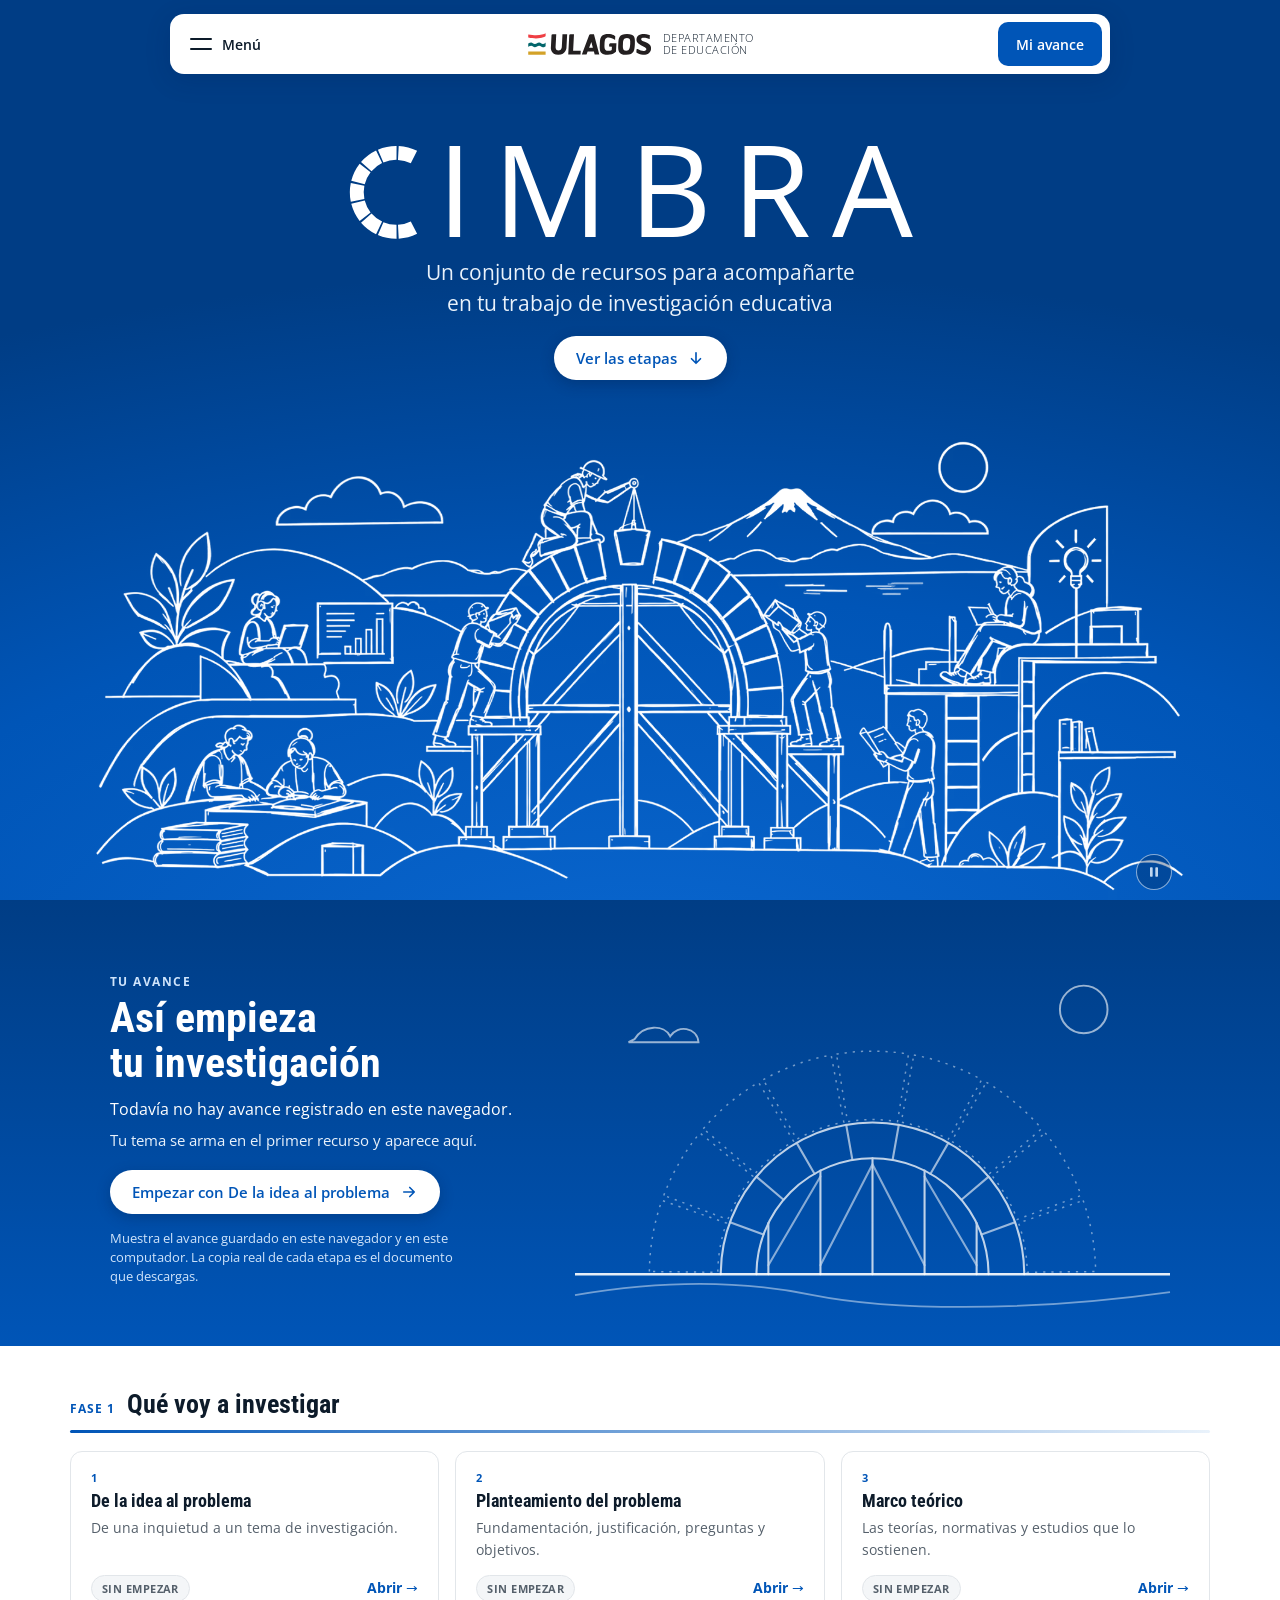
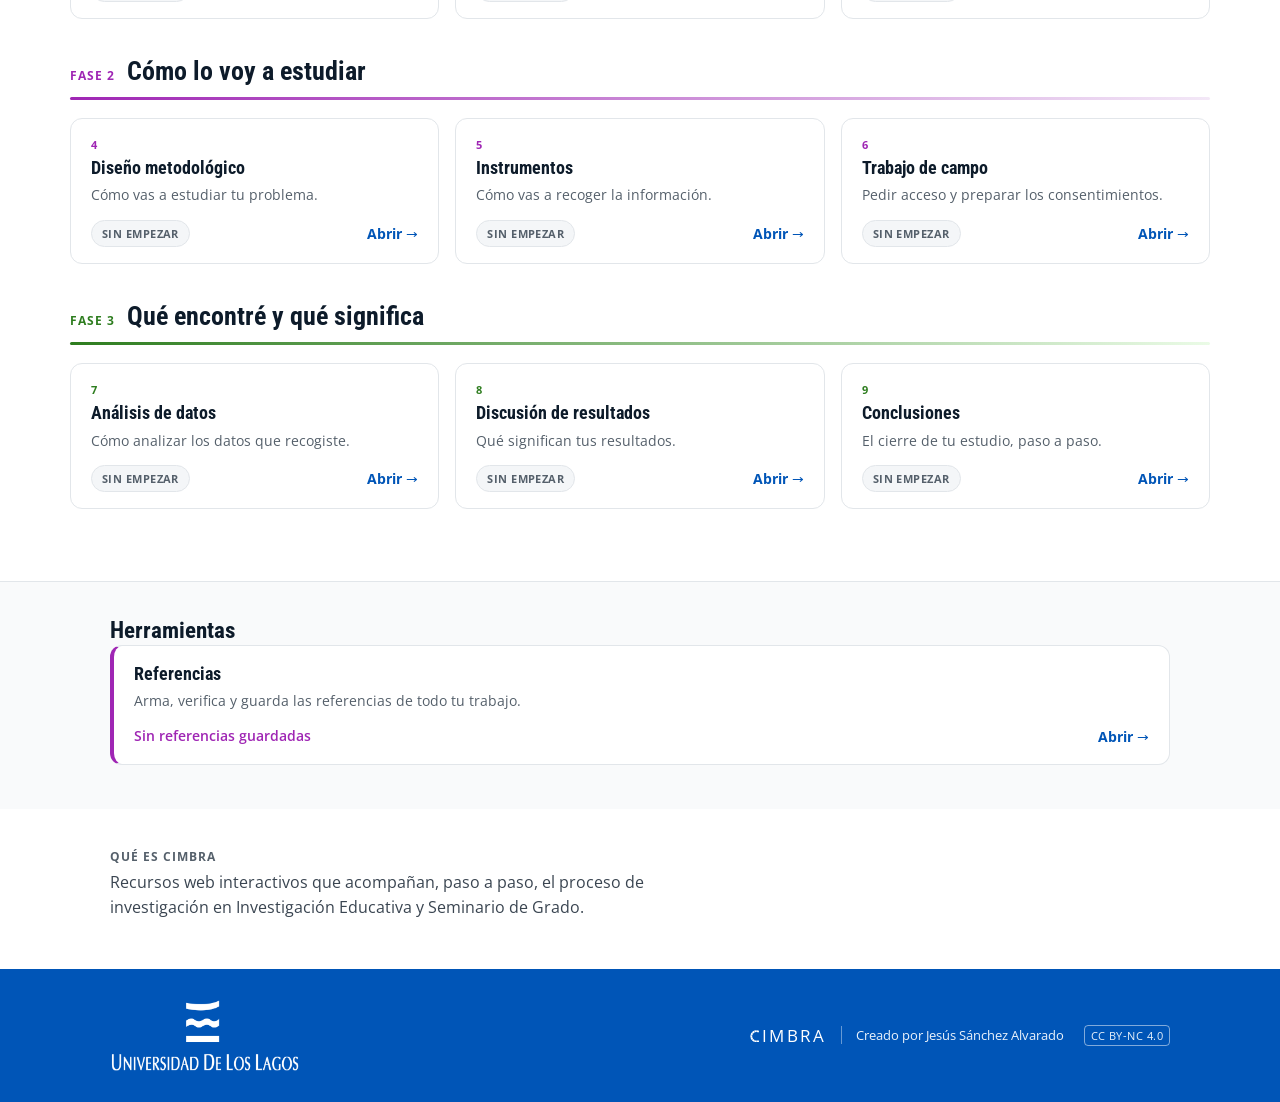
<file: index.html>
<!DOCTYPE html>
<html lang="es">
<head>
<meta charset="utf-8">
<meta name="viewport" content="width=device-width, initial-scale=1, viewport-fit=cover">
<title>Cimbra</title>
<link rel="icon" href="data:image/svg+xml,%3Csvg xmlns="http://www.w3.org/2000/svg" viewBox="0 0 100 100"%3E%3Crect width="100" height="100" rx="22" fill="%230055B7"/%3E%3Cg transform="translate%2820 12%29 scale%28.76%29"%3E%3Cpath fill="%23fff" d="M74.5 5.3A50 50 0 0 0 54.7 0.1L53.9 15.1A35 35 0 0 1 67.7 18.7ZM52.4 0.0A50 50 0 0 0 32.3 4.0L38.2 17.8A35 35 0 0 1 52.3 15.0ZM30.3 5.0A50 50 0 0 0 14.1 17.4L25.4 27.2A35 35 0 0 1 36.8 18.5ZM12.6 19.2A50 50 0 0 0 3.6 37.6L18.1 41.3A35 35 0 0 1 24.4 28.4ZM3.1 39.8A50 50 0 0 0 3.1 60.2L17.7 57.2A35 35 0 0 1 17.7 42.8ZM3.6 62.4A50 50 0 0 0 12.6 80.8L24.4 71.6A35 35 0 0 1 18.1 58.7ZM14.1 82.6A50 50 0 0 0 30.3 95.0L36.8 81.5A35 35 0 0 1 25.4 72.8ZM32.3 96.0A50 50 0 0 0 52.4 100.0L52.3 85.0A35 35 0 0 1 38.2 82.2ZM54.7 99.9A50 50 0 0 0 74.5 94.7L67.7 81.3A35 35 0 0 1 53.9 84.9Z"/%3E%3C/g%3E%3C/svg%3E">
<!--
  Esta página no depende de ningún servidor externo para abrirse ni para verse bien.
  La ilustración fija y los logos institucionales van incrustados en el propio archivo.
  La animación de la portada está en la carpeta portada (ilustracion.mp4 y, de respaldo, ilustracion.webm).
  Las fuentes vienen de la carpeta comun, que tiene que ir junto a las de los recursos.
-->
<link rel="stylesheet" href="comun/fuentes.css">
<style>
  :root{
    --azul:#0055B7;--azul-osc:#003d85;--azul-claro:#e9f2fb;--celeste:#8FC6E8;
    --morado:#9F26B4;--morado-claro:#f3e8f7;
    --verde-texto:#2E7D1F;--verde-claro:#eafbe6;--verde-borde:#ACDA90;
    --rojo:#b0392b;
    --ambar-texto:#7a5d12;--ambar-claro:#fff8e6;--ambar-borde:#f0dca0;
    --tinta:#0d1b2a;--texto:#1a232b;--texto-2:#3a4551;--texto-3:#55606b;
    --borde:#e2e6ea;--gris-claro:#f4f6f8;--fondo-alt:#f9fafb;
    --sans:'Open Sans',system-ui,-apple-system,'Segoe UI',Arial,sans-serif;
    --cond:'Roboto Condensed','Arial Narrow',system-ui,sans-serif;
    --curva:cubic-bezier(.215,.61,.355,1);
  }
  *{box-sizing:border-box}
  html{scroll-behavior:smooth}
  body{margin:0;padding:0;background:#fff;font-family:var(--sans);color:var(--texto);line-height:1.6;overflow-x:hidden}
  a{color:var(--azul)}
  a:hover{color:var(--azul-osc)}
  h1,h2,h3,h4{font-family:var(--cond);margin:0;line-height:1.15}
  img{display:block;max-width:100%;height:auto}
  button{font-family:inherit}
  .skip-link{position:absolute;left:-999px;top:0;background:#fff;color:var(--azul);padding:10px 18px;z-index:200;border-radius:0 0 6px 0}
  .skip-link:focus{left:0}
  :focus-visible{outline:3px solid #FFC845;outline-offset:3px}
  ::selection{background:var(--celeste)}
  .wrap{max-width:1140px;margin:0 auto;padding:0 clamp(16px,5vw,40px)}

  /* ===== logotipo: la "I" es la torre, dibujada en vector ===== */
  .wm{font-family:var(--sans);font-weight:400;letter-spacing:.16em;display:inline-flex;align-items:flex-end;line-height:.8;white-space:nowrap;margin:0}
  .wm .torre{display:inline-block;height:.74em;width:.34em;margin:0 .16em 0 .02em;flex:none}
  .wm .torre svg{display:block;width:100%;height:100%}

  /* ===== ilustración (máscara: toma el color del texto) ===== */
  .ilus{width:100%;aspect-ratio:1400/590;background:currentColor;
    -webkit-mask:url("[data-uri]") center bottom/contain no-repeat;
            mask:url("[data-uri]") center bottom/contain no-repeat}

  /* ===== portada ===== */
  .portada{position:relative;overflow:hidden;color:#fff;padding-top:74px;min-height:max(620px,100svh);display:flex;flex-direction:column;
    background:radial-gradient(120% 80% at 50% 110%,#0A67D0 0,var(--azul) 55%,var(--azul-osc) 100%)}
  .portada-cuerpo{display:grid;justify-items:center;text-align:center;gap:18px;padding:clamp(24px,7vh,80px) 16px 0}
  .portada .wm{font-size:clamp(56px,10vw,136px)}
  .portada-linea{font-size:clamp(17px,2vw,21px);line-height:1.45;max-width:36ch;margin:0;color:#e9f2fb;text-wrap:balance}
  .portada-saludo{display:none;margin:0;font-size:15px;color:#e9f2fb}
  .btn-portada{display:inline-flex;align-items:center;gap:10px;background:#fff;color:var(--azul);text-decoration:none;font:600 15px var(--sans);padding:12px 22px;border-radius:999px;border:0;cursor:pointer;box-shadow:0 4px 14px rgba(0,25,60,.25);transition:background .15s,transform .15s}
  .btn-portada:hover{background:var(--azul-claro);color:var(--azul);transform:translateY(1px)}
  .btn-portada svg{width:18px;height:18px}
  .portada .ilus-caja{position:relative;color:#fff;width:min(100%,1280px,calc(52svh * 2.37));margin:auto auto 0;padding-top:20px}
  .ilus-video{position:absolute;left:0;right:0;bottom:0;width:100%;aspect-ratio:1840/776;display:block;opacity:0;mix-blend-mode:screen;pointer-events:none;transition:opacity .4s}
  .ilus-caja.anima .ilus-video{opacity:1}
  .ilus-caja.anima .ilus{opacity:0}
  .ilus-pausa{position:absolute;right:max(10px,2%);bottom:10px;width:36px;height:36px;display:grid;place-items:center;border-radius:50%;border:1.5px solid rgba(255,255,255,.7);background:rgba(0,40,90,.45);color:#fff;cursor:pointer;padding:0;opacity:.75;transition:opacity .15s,background .15s}
  .ilus-pausa:hover,.ilus-pausa:focus-visible{opacity:1;background:rgba(0,40,90,.75)}
  .ilus-pausa:focus-visible{outline:3px solid #fff;outline-offset:2px}
  .ilus-pausa svg{width:16px;height:16px}
  .ilus-pausa[hidden]{display:none}
  @media (prefers-reduced-motion: no-preference){
    .portada:not(.compacta) .btn-portada svg{animation:bote 2.4s ease-in-out infinite}
    @keyframes bote{0%,100%{transform:translateY(-2px)}50%{transform:translateY(3px)}}
  }
  /* Al volver: la misma portada a media altura, con el avance a la vista */
  .portada.compacta{min-height:0}
  .portada.compacta .portada-cuerpo{padding-top:4px;gap:12px}
  .portada.compacta .wm{font-size:clamp(44px,6vw,76px)}
  .portada.compacta .portada-linea{display:none}
  .portada.compacta .portada-saludo{display:block}
  .portada.compacta .ilus-caja{width:min(100%,calc(24svh * 2.37));padding-top:14px}

  /* ===== menú de tarjetas ===== */
  .menu-wrap{position:fixed;top:calc(env(safe-area-inset-top,0px) + 14px);left:50%;transform:translateX(-50%);width:min(940px,calc(100% - 32px));z-index:25}
  .menu{position:relative;height:60px;background:#fff;color:var(--tinta);border-radius:14px;box-shadow:0 6px 24px rgba(0,30,70,.18);overflow:hidden;transition:height .45s var(--curva)}
  .menu-top{height:60px;display:flex;align-items:center;justify-content:space-between;padding:0 8px 0 10px;position:relative;z-index:2}
  .menu-btn{display:flex;align-items:center;gap:10px;height:44px;padding:0 10px;border:0;background:none;color:inherit;cursor:pointer;font:600 14px var(--sans);border-radius:10px}
  .menu-btn:hover{background:var(--azul-claro)}
  .hamb{position:relative;width:22px;height:12px}
  .hamb i{position:absolute;left:0;width:100%;height:2px;border-radius:2px;background:currentColor;transition:transform .3s ease,top .3s ease}
  .hamb i:first-child{top:0}.hamb i:last-child{top:10px}
  .menu.abierto .hamb i:first-child{top:5px;transform:rotate(45deg)}
  .menu.abierto .hamb i:last-child{top:5px;transform:rotate(-45deg)}
  .menu-centro{position:absolute;left:50%;top:50%;transform:translate(-50%,-50%);display:grid;place-items:center;pointer-events:none}
  .menu-centro > *{grid-area:1/1;transition:opacity .3s ease,transform .3s ease;white-space:nowrap}
  /* Acrónimo ULagos a color sobre blanco, con la unidad en Open Sans Light mayúscula,
     en dos líneas que no superan el alto del acrónimo (Manual de Normas Gráficas, p. 17-18). */
  .menu-inst{display:flex;align-items:center;gap:10px}
  .menu-inst svg{display:block;height:26px;width:auto}
  .menu-inst .unidad{font-weight:300;text-transform:uppercase;font-size:10.5px;line-height:1.15;letter-spacing:.05em;color:var(--tinta);text-align:left}
  .menu-marca{display:flex;align-items:center;gap:14px;opacity:0;transform:translateY(6px)}
  .menu-marca .wm{font-size:22px;color:var(--azul)}
  .mini{display:flex;gap:3px;width:120px}
  .mini i{flex:1;height:6px;border-radius:2px;background:#dfe5ea}
  .mini i.curso{background:var(--celeste)}.mini i.listo{background:var(--azul)}
  .menu-wrap.bajo .menu-inst{opacity:0;transform:translateY(-6px)}
  .menu-wrap.bajo .menu-marca{opacity:1;transform:none}
  .menu-cta{height:44px;padding:0 18px;border:0;border-radius:10px;background:var(--azul);color:#fff;font:600 14px var(--sans);cursor:pointer}
  .menu-cta:hover{background:var(--azul-osc)}
  .menu-cont{position:absolute;left:0;right:0;top:60px;padding:8px;display:flex;gap:10px;align-items:stretch}
  .menu:not(.abierto) .menu-cont{visibility:hidden}
  .menu-card{flex:1 1 0;min-width:0;min-height:150px;border-radius:10px;padding:14px 16px;display:flex;flex-direction:column;gap:10px;color:#fff;
    opacity:0;transform:translateY(40px);transition:opacity .35s ease,transform .45s var(--curva)}
  .menu.abierto .menu-card{opacity:1;transform:none}
  .menu.abierto .menu-card:nth-child(2){transition-delay:.06s}
  .menu.abierto .menu-card:nth-child(3){transition-delay:.12s}
  .menu-card h2{font-weight:600;font-size:21px;color:inherit}
  .menu-card ul{list-style:none;margin:auto 0 0;padding:0;display:grid;gap:4px}
  .menu-card a,.menu-card .pronto{display:inline-flex;align-items:center;gap:6px;font-size:15px;text-decoration:none;color:#fff}
  .menu-card a:hover{color:#fff;text-decoration:underline;text-underline-offset:3px}
  .menu-card a svg{width:14px;height:14px;flex:none}
  .menu-card .pronto{opacity:.72}
  .menu-card .pronto small{font-size:11px;letter-spacing:.04em;border:1px solid rgba(255,255,255,.5);border-radius:4px;padding:0 5px}
  .menu-card:nth-child(1){background:#002E66}.menu-card:nth-child(2){background:#003F8A}.menu-card:nth-child(3){background:#0055B7}
  @media (max-width:700px){
    .menu-cta,.mini,.menu-btn-txt{display:none}
    .menu-inst svg{height:22px}
    .menu-inst .unidad{font-size:9px}
    .menu-cont{flex-direction:column}
    .menu-card{min-height:0;flex:none}
  }

  /* ===== logotipo: la C son nueve dovelas, las mismas nueve etapas del arco ===== */
  .wm .letra-c{display:block;height:.74em;width:auto;margin-right:.14em;flex:none}

  .portada[hidden]{display:none}
  /* ===== el arco del avance ===== */
  .avance-arco{background:linear-gradient(180deg,#003d85 0%,#0055B7 100%);color:#fff;scroll-margin-top:0}
  .avance-grid{display:grid;grid-template-columns:minmax(0,5fr) minmax(0,7fr);gap:14px 40px;align-items:center;padding-block:44px 30px}
  body.de-vuelta .avance-grid{padding-top:112px}
  @media (max-width:760px){.avance-grid{grid-template-columns:1fr;padding-top:36px}}
  .av-eyebrow{font:700 12px var(--sans);letter-spacing:.12em;text-transform:uppercase;color:#cfe4fb;margin:0 0 6px}
  .av-titulo{font-size:clamp(30px,3.6vw,42px);line-height:1.06;margin:0 0 12px;color:#fff;text-wrap:balance}
  .av-cuenta{margin:0 0 6px;font-size:16px;color:#fff}
  .av-tema{margin:0 0 18px;font-size:14.5px;color:#e9f2fb;max-width:52ch}
  .av-tema b{font-weight:600;color:#cfe4fb}
  .av-nota{margin:16px 0 0;font-size:12.5px;line-height:1.5;color:#cfe4fb;max-width:52ch}
  .arco-box svg{display:block;width:100%;height:auto;overflow:visible}
  .arco-box .piedra{transition:opacity .5s ease}
  .arco-box .cimbra{transition:opacity .8s ease,transform .9s cubic-bezier(.215,.61,.355,1)}
  .arco-box .cimbra.fuera{opacity:0;transform:translateY(22px)}
  @media (prefers-reduced-motion: no-preference){
    .arco-box .en-curso{animation:latido 1.8s ease-in-out infinite}
    @keyframes latido{0%,100%{opacity:1}50%{opacity:.5}}
    .arco-box .nueva{animation:colocar .8s cubic-bezier(.2,.8,.3,1) both;animation-delay:var(--d,0s)}
    @keyframes colocar{from{opacity:0;transform:translate(var(--tx),var(--ty))}}
  }

  /* ===== banda de avance (anterior, ya no se usa) ===== */
  .banda-zona{padding-top:36px;scroll-margin-top:90px}
  .banda{background:#fff;border:1px solid #b9d9f0;border-radius:14px;box-shadow:0 6px 22px rgba(13,27,42,.08);display:grid;grid-template-columns:1.25fr 1fr auto;align-items:center}
  .banda > div{padding:18px 22px}
  .banda > div + div{border-left:1px solid var(--borde)}
  .banda-rot{font:700 11px var(--sans);letter-spacing:.07em;text-transform:uppercase;color:var(--azul);margin:0 0 5px}
  .banda-tema{margin:0;font-size:15px;line-height:1.5;color:var(--texto-2)}
  .banda-tema.vacio{color:var(--texto-3)}
  .segmentos{display:flex;gap:4px;margin:0 0 7px}
  .seg{height:10px;flex:1;border-radius:3px;background:var(--gris-claro);border:1px solid #dfe5ea}
  .seg.curso{background:var(--celeste);border-color:#7cb8dd}
  .seg.listo{background:var(--azul);border-color:var(--azul)}
  .seg.muda{background:repeating-linear-gradient(45deg,#f4f6f8,#f4f6f8 3px,#e8ecf0 3px,#e8ecf0 6px)}
  .banda-cuenta{margin:0;font-size:13px;color:var(--texto-3)}
  .banda-boton{text-align:right}
  .aviso-guardado{margin:10px 2px 0;font-size:12.5px;color:var(--texto-3)}
  @media (max-width:860px){
    .banda{grid-template-columns:1fr}
    .banda > div + div{border-left:none;border-top:1px solid var(--borde)}
    .banda-boton{text-align:left}
  }

  .btn{display:inline-flex;align-items:center;justify-content:center;min-height:46px;padding:12px 20px;border-radius:9px;font:700 14px var(--sans);cursor:pointer;border:none;text-decoration:none;transition:transform .15s ease,box-shadow .15s ease,background .15s ease}
  .btn:hover{transform:translateY(-2px);box-shadow:0 6px 16px rgba(13,27,42,.14)}
  .btn-pri{background:var(--azul);color:#fff}
  .btn-pri:hover{background:var(--azul-osc);color:#fff}

  /* ===== momentos y tarjetas ===== */
  .momentos{padding:44px 0 8px}
  .momento{margin-bottom:38px}
  .momento.fase-1{--fase:#0055B7;--fase-suave:#e9f2fb}
  .momento.fase-2{--fase:#9F26B4;--fase-suave:#f3e8f7}
  .momento.fase-3{--fase:#2E7D1F;--fase-suave:#eafbe6}
  .momento-cab{display:flex;gap:12px;align-items:baseline;flex-wrap:wrap;margin:0 0 4px}
  .momento-n{font:700 11.5px var(--sans);letter-spacing:.09em;text-transform:uppercase;color:var(--fase)}
  .momento h2{font-size:clamp(21px,2.6vw,26px);color:var(--tinta)}
  .momento-linea{height:3px;background:linear-gradient(90deg,var(--fase),var(--fase-suave));border-radius:2px;margin:10px 0 18px}
  .tarjetas{display:grid;grid-template-columns:repeat(auto-fit,minmax(255px,1fr));gap:16px}
  .tarjeta{display:flex;flex-direction:column;background:#fff;border:1px solid var(--borde);border-radius:12px;padding:18px 20px 16px;text-decoration:none;color:inherit;transition:transform .18s ease,box-shadow .18s ease,border-color .18s ease}
  .tarjeta:hover{transform:translateY(-3px);box-shadow:0 12px 26px rgba(13,27,42,.1);border-color:var(--fase,var(--azul));color:inherit}
  .tarjeta.curso{border:1.5px solid var(--azul);background:#fbfdff}
  .tarjeta-num{font:700 11px var(--sans);letter-spacing:.07em;color:var(--texto-3);margin:0 0 6px}
  .momento .tarjeta-num{color:var(--fase)}
  .tarjeta h3{font-size:18px;color:var(--tinta);margin:0 0 6px}
  .tarjeta p.d{font-size:14px;line-height:1.55;color:var(--texto-3);margin:0 0 14px;flex:1}
  .tarjeta-pie{display:flex;align-items:center;justify-content:space-between;gap:10px;flex-wrap:wrap}
  .chip{font:700 11px var(--sans);letter-spacing:.04em;text-transform:uppercase;padding:5px 10px;border-radius:20px}
  .chip-listo{background:var(--verde-claro);color:var(--verde-texto);border:1px solid var(--verde-borde)}
  .chip-curso{background:var(--azul-claro);color:var(--azul);border:1px solid #b9d9f0}
  .chip-nada{background:var(--gris-claro);color:var(--texto-3);border:1px solid var(--borde)}
  .ir{font:700 13.5px var(--sans);color:var(--azul)}
  .tarjeta:hover .ir{text-decoration:underline}

  /* ===== herramientas ===== */
  .herramientas{background:var(--fondo-alt);border-top:1px solid var(--borde);margin-top:26px;padding:36px 0 44px}
  .herr-cab h2{font-size:clamp(19px,2.2vw,23px);color:var(--tinta)}
  .herr-cab p{margin:6px 0 18px;font-size:15px;line-height:1.6;color:var(--texto-3);max-width:70ch}
  .herr-grid{display:grid;grid-template-columns:repeat(auto-fit,minmax(280px,1fr));gap:16px}
  .tarjeta.herr{border-left:4px solid var(--morado)}
  .tarjeta.herr:hover{border-color:var(--borde);border-left-color:var(--morado);box-shadow:0 12px 26px rgba(13,27,42,.1)}
  .herr-estado{font-size:13.5px;color:var(--morado);font-weight:600}

  /* ===== qué es ===== */
  .que-es{padding-block:40px 8px;scroll-margin-top:90px}
  .que-es .rot{font:700 11.5px var(--sans);letter-spacing:.09em;text-transform:uppercase;color:var(--texto-3);margin:0 0 6px}
  .que-es p{margin:0;max-width:65ch;color:var(--texto-2)}

  /* ===== pie ===== */
  /* Isologotipo en blanco sobre el azul institucional, como indica el manual para fondos de color. */
  .pie{background:var(--azul);color:#e9f2fb;margin-top:40px;padding:30px 0 calc(30px + env(safe-area-inset-bottom,0px))}
  .pie .wrap{display:flex;flex-wrap:wrap;align-items:center;justify-content:space-between;gap:20px 40px;font-size:13px}
  .pie-iso{width:190px;aspect-ratio:640/245;background:#fff;flex:none;
    -webkit-mask:url("[data-uri]") center/contain no-repeat;
            mask:url("[data-uri]") center/contain no-repeat}
  .pie-der{display:flex;align-items:center;gap:14px 20px;flex-wrap:wrap}
  .pie-cred{display:flex;align-items:center;gap:14px;flex-wrap:wrap}
  .pie-cred .wm{font-size:17px;color:#fff;letter-spacing:.14em}
  .pie-sep{width:1px;height:18px;background:rgba(255,255,255,.4)}
  .pie-cc{font-size:11px;letter-spacing:.04em;border:1px solid rgba(255,255,255,.5);border-radius:4px;padding:1px 6px;text-decoration:none;color:#e9f2fb}
  .pie-cc:hover{color:#fff;border-color:#fff}
  .sin-js{margin:0;padding:14px 20px;background:var(--ambar-claro);color:#5c4a14;font-size:14px;text-align:center}

  .ejemplo-aviso{background:var(--ambar-claro);border-bottom:1px solid var(--ambar-borde);color:#5c4a14;font-size:13.5px;padding:10px 0}
  .ejemplo-aviso p{margin:0}
  .portada + .ejemplo-aviso{border-top:1px solid var(--ambar-borde)}
  @media (prefers-reduced-motion: reduce){
    html{scroll-behavior:auto}
    *,*::before,*::after{animation:none!important;transition:none!important}
    .tarjeta:hover,.btn:hover,.btn-portada:hover{transform:none!important}}
</style>
</head>
<body>
<noscript><p class="sin-js">Esta página necesita JavaScript activado para mostrar las etapas y tu avance.</p></noscript>

<a href="#principal" class="skip-link">Saltar al contenido principal</a>

<div class="menu-wrap" id="menuWrap">
  <nav class="menu" id="menu" aria-label="Sobre el proyecto">
    <div class="menu-top">
      <button class="menu-btn" id="menuBtn" type="button" aria-expanded="false" aria-controls="menuCont"><span class="hamb" aria-hidden="true"><i></i><i></i></span><span class="menu-btn-txt">Menú</span></button>
      <div class="menu-centro" aria-hidden="true">
        <div class="menu-inst" id="menuInst"></div>
        <div class="menu-marca"><span class="wm" data-wm></span><span class="mini" id="mini"></span></div>
      </div>
      <button class="menu-cta" id="menuAvance" type="button">Mi avance</button>
    </div>
    <div class="menu-cont" id="menuCont"></div>
  </nav>
</div>

<header class="portada" id="portada">
  <div class="portada-cuerpo">
    <h1 class="wm" data-wm></h1>
    <p class="portada-linea" id="linea"></p>
    <p class="portada-saludo" id="saludo"></p>
    <a class="btn-portada" id="btnPortada" href="#bandaZona"><span id="btnPortadaTxt">Ver las etapas</span><svg viewBox="0 0 24 24" fill="none" stroke="currentColor" stroke-width="2.2" stroke-linecap="round" stroke-linejoin="round" aria-hidden="true"><path id="btnPortadaIco" d="M12 5v14M6 13l6 6 6-6"/></svg></a>
  </div>
  <div class="ilus-caja">
    <div class="ilus" role="img" aria-label="Personas construyendo un arco de piedra sobre su cimbra de madera, con un lago y un volcán al fondo; alrededor, estudiantes leen, escriben y trabajan en computador"></div>
    <!-- Animación de la ilustración. Si no carga, o si la persona pidió menos movimiento, queda la imagen fija de arriba. -->
    <video class="ilus-video" muted loop playsinline preload="none" aria-hidden="true" tabindex="-1"><source src="portada/ilustracion.mp4" type="video/mp4"><source src="portada/ilustracion.webm" type="video/webm"></video>
    <button class="ilus-pausa" type="button" hidden></button>
  </div>
</header>
<div id="avisoEjemplo"></div>

<main id="principal" tabindex="-1">
  <section class="avance-arco" id="bandaZona" aria-labelledby="avTitulo">
    <div class="wrap avance-grid">
      <div>
        <p class="av-eyebrow" id="avEyebrow">Tu avance</p>
        <h2 class="av-titulo" id="avTitulo">Así va tu investigación</h2>
        <p class="av-cuenta" id="avCuenta"></p>
        <p class="av-tema" id="avTema"></p>
        <a class="btn-portada" id="avBoton" href="#"><span id="avBotonTxt"></span><svg viewBox="0 0 24 24" fill="none" stroke="currentColor" stroke-width="2.2" stroke-linecap="round" stroke-linejoin="round" aria-hidden="true"><path d="M5 12h14M13 6l6 6-6 6"/></svg></a>
        <p class="av-nota" id="avisoGuardado"></p>
      </div>
      <div class="arco-box" id="arco"></div>
    </div>
  </section>

  <div class="wrap momentos" id="momentosWrap"></div>

  <section class="herramientas">
    <div class="wrap">
      <div class="herr-cab">
        <h2>Herramientas</h2>
      </div>
      <div class="herr-grid" id="herramientasWrap"></div>
    </div>
  </section>

  <section class="wrap que-es" id="que-es" aria-labelledby="queEsTit">
    <p class="rot" id="queEsTit"></p>
    <p id="queEsTxt"></p>
  </section>
</main>

<footer class="pie">
  <div class="wrap" id="pie"></div>
</footer>

<script>
/* ============================================================
   CIMBRA · Portada
   BLOQUE DE CONFIGURACIÓN
   Para adaptar este conjunto a otra institución o asignatura,
   modifica solo este bloque.
   ============================================================ */
const CONFIG = {
  sistema: 'Cimbra',
  linea: 'Un conjunto de recursos para acompañarte en tu trabajo de investigación educativa',
  descripcion: 'Recursos web interactivos que acompañan, paso a paso, el proceso de investigación en Investigación Educativa y Seminario de Grado.',
  institucion: 'Universidad de Los Lagos',
  unidad: 'Departamento de Educación',
  autoria: 'Jesús Sánchez Alvarado',
  licenciaUrl: 'https://creativecommons.org/licenses/by-nc/4.0/deed.es',
  licenciaCorta: 'CC BY-NC 4.0',
  licenciaNombre: 'Licencia Creative Commons Atribución-NoComercial 4.0 Internacional',
  /* Clave con que la portada recuerda que ya se vio completa en este navegador. */
  clavePortada: 'cimbra_portada_vista',
};

/* Menú de tarjetas. Un enlace sin "url" se muestra atenuado, con la marca "pronto". */
const MENU = [
  { t:'Sobre Cimbra', enlaces:[ { n:'Qué es Cimbra', url:'#que-es' }, { n:'Cómo usarlo' } ] },
  { t:'Autoría',      enlaces:[ { n:'Créditos y colaboradores' }, { n:'Cómo citar Cimbra' } ] },
  { t:'Uso y licencia', enlaces:[ { n:'Licencia ' + CONFIG.licenciaCorta, url:CONFIG.licenciaUrl }, { n:'Términos de uso' }, { n:'Privacidad y datos' } ] },
];

/* Cada recurso declara su carpeta y la clave con que guarda en el navegador.
   Si la clave está vacía, ese recurso todavía no informa su avance y la
   portada no le inventa un estado. Al configurarlo, basta con escribirla aquí.
   La clave puede ser una lista. La portada usa la primera que encuentre guardada,
   así sigue leyendo el avance aunque un recurso haya cambiado de clave.
   Los nombres de carpeta van sin espacios, tildes ni signos, para que los enlaces
   funcionen igual en Mac, en Windows y en un servidor web. Si agregas una carpeta,
   sigue la misma forma (número-nombre-en-minúsculas). */
const RECURSOS = [
  { n:'De la idea al problema',     d:'De una inquietud a un tema de investigación.',              id:'idea', ruta:'1-idea/index.html',                    clave:['cimbra_ficha_v1','De la idea al problema_ficha_v1'] },
  { n:'Planteamiento del problema', d:'Fundamentación, justificación, preguntas y objetivos.',     id:'planteamiento', ruta:'2-planteamiento/index.html',           clave:'cimbra_planteamiento_v1' },
  { n:'Marco teórico',              d:'Las teorías, normativas y estudios que lo sostienen.',      id:'marco', ruta:'3-marco-teorico/marco-teorico.html',   clave:'cimbra_marco_v1' },
  { n:'Diseño metodológico',        d:'Cómo vas a estudiar tu problema.',                          id:'metodologico', ruta:'4-metodologico/marco-metodologico.html', clave:'cimbra_metodologico_v1' },
  { n:'Instrumentos',               d:'Cómo vas a recoger la información.',                        id:'instrumentos', ruta:'5-instrumentos/index.html',            clave:['ulagos-instrumentos-plantilla-v5'] },
  { n:'Trabajo de campo',           d:'Pedir acceso y preparar los consentimientos.',              id:'acercamiento', ruta:'5-1-trabajo-de-campo/index.html',          clave:['ulagos_carta_borrador_v1','ulagos_correo_borrador_v1','ulagos_patrocinio_borrador_v1','ulagos_consentimientos_borrador_v1'] },
  { n:'Análisis de datos',          d:'Cómo analizar los datos que recogiste.',                    id:'analisis', ruta:'6-analisis-de-datos/index.html',       clave:['ulagos-cuanti-tablas-v1','ulagos-cuali-tablas-v1'] },
  { n:'Discusión de resultados',    d:'Qué significan tus resultados.',                            id:'discusion', ruta:'7-discusion/index.html',               clave:['cimbra_discusion_v1','ulagos_discusion_borrador_v1'] },
  { n:'Conclusiones',               d:'El cierre de tu estudio, paso a paso.',                     id:'conclusiones', ruta:'8-conclusiones/conclusiones.html',       clave:'ulagos_conclusiones_borrador_v1' },
];

const MOMENTOS = [
  { rot:'Fase 1', t:'Qué voy a investigar',        recursos:[0,1,2] },
  { rot:'Fase 2', t:'Cómo lo voy a estudiar',      recursos:[3,4,5] },
  { rot:'Fase 3', t:'Qué encontré y qué significa', recursos:[6,7,8] },
];

const HERRAMIENTAS = [
  { n:'Referencias', d:'Arma, verifica y guarda las referencias de todo tu trabajo.', ruta:'referencias/index.html', clave:'cimbra_referencias_v1', tipo:'referencias' },
];

/* La clave del recurso de la idea, para componer el tema guardado. */
const CLAVE_IDEA = RECURSOS[0].clave;

/* Acrónimo ULagos, versión a color (desde ULAGOS.ai). */
const ACRONIMO = '<svg role="img" aria-label="ULagos" focusable="false" xmlns="http://www.w3.org/2000/svg" viewBox="0 0 1165.9 239.8"><path fill="#EF3F44" d="M 16.5 31.7 C 108 47.1 154.1 31.7 176.9 20.5 L 176.9 48 C 176.9 48 123.8 84 16.5 59.6 Z M 16.5 31.7 "/><path fill="#03666B" d="M 16.5 117.2 C 16.5 117.2 27.2 107.2 43.6 107.2 C 54.5 107.2 61.8 119.8 78.3 119.8 C 94.9 119.8 100 107.2 117 107.2 C 134.1 107.2 135.2 119.8 152 119.8 C 168.9 119.8 176.9 107.2 176.9 107.2 L 176.6 140.5 C 176.6 140.5 166.2 150.3 152 150.3 C 138 150.3 132.1 137.1 117 137.1 C 102 137.1 92.2 150.3 78.3 150.3 C 64.4 150.3 57.4 137.1 43.6 137.1 C 29.8 137.1 16.5 147 16.5 147 Z M 16.5 117.2 "/><path fill="#D3A228" d="M 176.9 219 L 16.5 219 L 16.5 189.4 L 176.9 189.4 Z M 176.9 219 "/><path fill="#231F20" d="M 957.1 116.9 C 955.1 149.2 953.1 181.6 919.7 181.6 C 886.4 181.6 888.4 149.2 890.4 116.9 C 892 90.7 893.6 64.5 927.1 64.5 C 960.4 64.5 958.8 90.7 957.1 116.9 M 927.9 27.1 C 852.6 27.1 849.9 65.5 847.2 116.6 L 847.2 116.6 C 844.3 173.8 842.3 218.9 918.7 219 C 998 219 997.5 167.8 1000.2 116.6 L 1000.2 116.6 C 1003.1 61.5 1000.9 27.1 927.9 27.1 "/><path fill="#231F20" d="M 1141 132.4 C 1130.7 116.1 1101.2 104.3 1090.5 100.2 C 1068.1 91.7 1057.8 87.2 1058.5 74.1 C 1059.1 63.3 1070.4 60.5 1087.1 61.5 C 1111.4 62.9 1136.6 74.9 1136.6 74.9 L 1138.4 39.2 C 1138.4 39.2 1117.3 27.1 1087.5 27.1 C 1043.1 27.1 1017.1 40.9 1015 79.5 C 1013.5 108.3 1040 122.5 1056.1 131.7 L 1087.2 146.8 C 1098.2 152.3 1106.5 157.1 1105.9 168.8 C 1105.1 183.2 1088.9 184.7 1079.9 184.3 C 1065.1 183.6 1044.6 177.1 1025.3 166.2 L 1015.5 168.8 L 1013.9 199.1 C 1028.1 209 1050.6 217.5 1074 218.8 C 1086 219.4 1096.6 218.5 1105.7 216.1 C 1114.8 213.7 1122.5 210.1 1128.8 205.3 C 1135.1 200.5 1139.9 194.7 1143.4 187.8 C 1146.8 181 1148.7 173.4 1149.1 164.9 C 1149.8 153.1 1148.9 144.8 1141 132.4 "/><path fill="#231F20" d="M 332.4 29.4 L 326.3 147.8 C 326.3 147.8 324.6 180.1 295.9 180.1 C 267.3 180.1 268.9 147.8 268.9 147.8 L 275 29.4 L 241.4 29.4 L 231.6 34.9 L 225.3 157.3 C 225.3 157.3 222.1 219 293.9 219 C 365.8 219 369 157.3 369 157.3 L 375.6 29.4 Z M 332.4 29.4 "/><path fill="#231F20" d="M 430.6 181.6 L 438.6 29.4 L 405 29.4 L 395.2 34.9 L 385.6 216.8 L 499.1 216.8 L 500.9 181.6 Z M 430.6 181.6 "/><path fill="#231F20" d="M 578.1 154.5 L 598.7 100.9 L 612.8 154.5 Z M 629.3 216.8 L 671.9 216.8 L 622.7 29.4 L 589.6 29.4 L 579.7 34.9 L 511 216.8 L 554.1 216.8 L 564.6 189.6 L 622.1 189.6 Z M 629.3 216.8 "/><path fill="#231F20" d="M 830.2 113.9 L 773.5 113.9 L 773.5 113.9 L 763.6 119.5 L 762.4 142.9 L 788.4 145.3 L 786.9 172.1 C 786.9 172.1 786.2 178.3 779.9 179.4 C 766.9 181.6 752 181.6 752 181.6 L 749.1 181.6 C 722.7 180.7 717.9 162.3 720.1 121.6 C 722.3 79.9 725.8 61 757.5 61 C 772.8 61 803.1 71.7 817.5 82.1 L 819.3 47.8 C 819.3 47.8 799.2 27.1 754.1 27.1 C 700.6 27.1 687.3 52.4 682.2 70.3 C 679 81.8 677.8 103.5 676.9 119.8 C 676.2 134.7 675.3 153.2 676.9 165.7 C 678.5 177.8 680.7 203.1 711.6 213.9 C 721.8 217.5 735.2 219 751.3 219 C 806.4 219 826.2 189.6 826.2 189.6 L 828.3 149 L 828.3 149.1 Z M 830.2 113.9 "/></svg>';

const esc = (s) => String(s == null ? '' : s).replace(/&/g,'&amp;').replace(/</g,'&lt;').replace(/>/g,'&gt;').replace(/"/g,'&quot;');
const $ = (sel) => document.querySelector(sel);
const url = (r) => r.split('/').map(t => encodeURIComponent(t).replace(/%2F/g,'/')).join('/').replace(/%2E%2E/g,'..');
const PARAMS = new URLSearchParams(location.search);
const REDUCE = window.matchMedia && matchMedia('(prefers-reduced-motion: reduce)').matches;

/* ===================== ESTADO ===================== */
const EJEMPLO = PARAMS.has('ejemplo');
let almacenamientoOk = true;

const claves = (c) => (Array.isArray(c) ? c : [c]).filter(Boolean);
function leer(clave){
  for (const k of claves(clave)) {
    let raw;
    try { raw = localStorage.getItem(k); } catch(e) { almacenamientoOk = false; return null; }
    if (raw) { try { return JSON.parse(raw); } catch(e) { /* dato dañado, se prueba la siguiente */ } }
  }
  return null;
}
/* Lo guardado, o el avance inventado si la página se abrió con ?ejemplo. */
function datos(clave){
  if (!EJEMPLO) return leer(clave);
  for (const k of claves(clave)) if (ESTADO_EJEMPLO[k]) return ESTADO_EJEMPLO[k];
  return null;
}
/* Un recurso está en progreso si guardó algo más que su versión y su fecha. */
const IGNORAR = ['version','actualizado','salida','cierre'];
function tieneContenido(obj){
  if (!obj || typeof obj !== 'object') return false;
  return Object.entries(obj).some(([k, v]) => {
    if (IGNORAR.indexOf(k) >= 0) return false;
    if (typeof v === 'string') return v.trim().length > 0;
    if (Array.isArray(v)) return v.some(x => x && typeof x === 'object'
      ? Object.values(x).some(y => typeof y === 'string' ? y.trim() : !!y)
      : !!x);
    if (v && typeof v === 'object') return Object.values(v).some(x => !!x);
    return false;
  });
}
/* Terminado, según el criterio de la asignatura. El recurso lo guarda en
   cierre = { descargado:true, respaldado:true } al marcar las dos casillas. */
/* Las dos casillas del cierre (comun/cierre.js) se guardan en una clave propia,
   cimbra_cierre_v1, con una entrada por etapa. */
const CLAVE_CIERRE = 'cimbra_cierre_v1';
const CIERRE_EJEMPLO = { idea:{ descargado:true, respaldado:true }, planteamiento:{ descargado:true, respaldado:true } };
function cierreDe(id){
  if (EJEMPLO) return CIERRE_EJEMPLO[id] || null;
  try { return (JSON.parse(localStorage.getItem(CLAVE_CIERRE) || '{}') || {})[id] || null; } catch(e) { return null; }
}
function estaTerminado(obj, id){
  const c = (id && cierreDe(id)) || (obj && obj.cierre);
  return !!(c && c.descargado && c.respaldado);
}

/* Avance inventado para ?ejemplo. Las claves deben ser las mismas de RECURSOS. */
const ESTADO_EJEMPLO = {
  'cimbra_ficha_v1': { fenomeno:'la motivación', sujetos:'estudiantes de 8° básico', contexto:'un liceo municipal de Osorno', cierre:{ descargado:true, respaldado:true } },
  'cimbra_planteamiento_v1': { p_principal:'¿De qué manera...?', cierre:{ descargado:true, respaldado:true } },
  'cimbra_marco_v1': { conceptos:[{ nombre:'motivación' }] },
  'cimbra_referencias_v1': { refs:[{ texto:'a', doi:true, autores:true },{ texto:'b', doi:true, autores:true },{ texto:'c' }] },
};
function estadoDe(clave, id){
  if (!claves(clave).length) return { conocido:false, curso:false, listo:false, datos:null };
  const obj = datos(clave);
  const listo = estaTerminado(obj, id);
  return { conocido:true, curso: tieneContenido(obj) && !listo, listo, datos: obj };
}

/* ===================== TEMA GUARDADO ===================== */
function temaGuardado(){
  const f = datos(CLAVE_IDEA);
  if (!f) return '';
  const fen = (f.fenomeno||'').trim(), suj = (f.sujetos||'').trim(), con = (f.contexto||'').trim();
  if (!fen && !suj && !con) return '';
  return `${fen || '[fenómeno]'} en ${suj || '[en quiénes]'}, en ${con || '[dónde]'}.`;
}

/* ===================== AVANCE (se calcula una vez) ===================== */
function calcularAvance(){
  const estados = RECURSOS.map(r => estadoDe(r.clave, r.id));
  const listos = estados.filter(e => e.listo).length;
  const enCurso = estados.filter(e => e.curso).length;
  /* Dónde retomar. El último en curso, o el primero sin empezar. */
  let destino = estados.map((e, i) => ({ e, i })).filter(x => x.e.curso).pop();
  if (!destino) destino = estados.map((e, i) => ({ e, i })).find(x => x.e.conocido && !x.e.listo && !x.e.curso);
  if (!destino) destino = { e: estados[0], i: 0 };
  return { estados, listos, enCurso, destino: destino.i, primeraVez: !listos && !enCurso };
}
const AV = calcularAvance();

/* La portada completa se ve hasta que la persona baja o usa su botón. Desde ahí,
   este navegador lo recuerda y al volver se abre directo en el arco del avance.
   Con ?portada en la dirección se ve siempre completa (útil para mostrarla en clase). */
const DE_VUELTA = (() => { try { return localStorage.getItem(CONFIG.clavePortada) === '1' && !PARAMS.has('portada'); } catch(e) { return false; } })();

/* ===================== EL ARCO DEL AVANCE =====================
   Nueve dovelas, una por etapa. Las etapas 1 a 4 suben por la izquierda, las 5 a 8
   por la derecha y la 9, Conclusiones, es la dovela central. Mientras falte alguna,
   la cimbra de madera sigue debajo; con las nueve, se retira. */
const ARCO = { W:400, H:250, CX:200, CY:222, R1:104, R2:150, SEG:20, GAP:.7 };
const POS_ARCO = [0,1,2,3,8,7,6,5,4];
const CLAVE_ARCO = 'cimbra_arco_visto_v1';
function svgArco(estados, animar){
  const {W,H,CX,CY,R1,R2,SEG,GAP} = ARCO, f = n => n.toFixed(1);
  const pt = (r,a) => [CX + r*Math.cos(a*Math.PI/180), CY - r*Math.sin(a*Math.PI/180)];
  const dovela = pos => { const a0=180-SEG*pos-GAP, a1=180-SEG*(pos+1)+GAP;
    const [x1,y1]=pt(R2,a0),[x2,y2]=pt(R2,a1),[x3,y3]=pt(R1,a1),[x4,y4]=pt(R1,a0);
    return `M${f(x1)} ${f(y1)}A${R2} ${R2} 0 0 1 ${f(x2)} ${f(y2)}L${f(x3)} ${f(y3)}A${R1} ${R1} 0 0 0 ${f(x4)} ${f(y4)}Z`; };
  /* cimbra: costilla doble, puntales, pies derechos y cruces */
  let puntales=''; for (let a=20;a<180;a+=20){ const [x,y]=pt(R1-2,a),[x2,y2]=pt(R1-26,a); puntales+=`M${f(x)} ${f(y)}L${f(x2)} ${f(y2)}`; }
  const ri=R1-26, alto=dx=>f(CY-Math.sqrt(Math.max(0,ri*ri-dx*dx)));
  const postes=[-70,-35,0,35,70].map(dx=>`M${CX+dx} ${CY}L${CX+dx} ${alto(dx)}`).join('');
  const cruces=`M${CX-70} ${CY-6}L${CX-35} ${+alto(35)+4}M${CX+70} ${CY-6}L${CX+35} ${+alto(35)+4}M${CX-35} ${CY-6}L${CX} ${CY-R1+30}M${CX+35} ${CY-6}L${CX} ${CY-R1+30}`;
  const completo = estados.every(e => e.listo);
  const cimbraFuera = completo && !(animar && animar.retirarCimbra);
  let s = `<svg viewBox="0 0 ${W} ${H}" role="img" aria-label="${esc(animar && animar.etiqueta || '')}">`;
  s += `<path d="M0 ${CY}H${W}" stroke="#fff" stroke-width="1.6" opacity=".9"/><path d="M0 ${CY+14}C60 ${CY+4} 110 ${CY+4} 160 ${CY+14}S300 ${CY+26} ${W} ${CY+12}" fill="none" stroke="#fff" stroke-width="1.2" opacity=".45"/>`;
  s += `<g fill="none" stroke="#fff" stroke-width="1.3" opacity=".6"><circle cx="342" cy="44" r="16"/><path d="M40 64c6-10 20-10 24-2 5-8 18-6 19 4h-47z"/></g>`;
  s += `<g class="cimbra${cimbraFuera ? ' fuera' : ''}" fill="none" stroke="#fff" stroke-width="1.4" stroke-linecap="round" opacity=".75"><path d="M${CX-R1+2} ${CY}A${R1-2} ${R1-2} 0 0 1 ${CX+R1-2} ${CY}M${CX-ri} ${CY}A${ri} ${ri} 0 0 1 ${CX+ri} ${CY}"/><path d="${puntales}" opacity=".8"/><path d="${postes}"/><path d="${cruces}" opacity=".7"/></g>`;
  estados.forEach((e, i) => {
    const pos = POS_ARCO[i], d = dovela(pos);
    const est = e.listo ? 'terminada' : e.curso ? 'en curso' : 'sin empezar';
    let pieza, extra = '';
    if (e.listo) {
      pieza = `<path d="${d}" fill="#fff" stroke="#fff" stroke-width="1.2"/>`;
      if (animar && animar.nuevas && animar.nuevas.indexOf(i) >= 0) {
        const a = 180 - SEG*(pos+.5), k = 34;
        extra = ` class="piedra nueva" style="--tx:${f(k*Math.cos(a*Math.PI/180))}px;--ty:${f(-k*Math.sin(a*Math.PI/180)-10)}px;--d:${(animar.nuevas.indexOf(i)*.25).toFixed(2)}s"`;
      }
    } else if (e.curso) {
      pieza = `<path class="en-curso" d="${d}" fill="rgba(255,255,255,.14)" stroke="#fff" stroke-width="1.6" stroke-dasharray="5 4"/>`;
    } else {
      pieza = `<path d="${d}" fill="none" stroke="#fff" stroke-width="1" stroke-dasharray="1.5 4" opacity=".45"/>`;
    }
    s += `<g${extra || ' class="piedra"'}><title>${esc(RECURSOS[i].n)}: ${est}</title>${pieza}</g>`;
  });
  return s + '</svg>';
}

function pintarBanda(){
  const { estados, listos, enCurso, primeraVez } = AV;
  const total = RECURSOS.length, completo = listos === total;
  const tema = temaGuardado();

  let cuenta;
  if (listos) cuenta = `${listos} de ${total} etapas terminadas${enCurso ? `, ${enCurso} en curso` : ''}.`;
  else if (enCurso) cuenta = `${enCurso} ${enCurso === 1 ? 'etapa en curso' : 'etapas en curso'}, ninguna terminada todavía.`;
  else cuenta = 'Todavía no hay avance registrado en este navegador.';

  $('#avEyebrow').textContent = DE_VUELTA ? 'Hola de nuevo' : 'Tu avance';
  $('#avTitulo').textContent = completo ? `Terminaste las ${total === 9 ? 'nueve' : total} etapas`
    : primeraVez ? 'Así empieza tu investigación' : 'Así va tu investigación';
  $('#avCuenta').textContent = cuenta;
  $('#avTema').innerHTML = tema ? `<b>Tu tema.</b> ${esc(tema)}` : 'Tu tema se arma en el primer recurso y aparece aquí.';

  const rec = RECURSOS[AV.destino], btn = $('#avBoton');
  if (completo) { $('#avBotonTxt').textContent = 'Revisar mis etapas'; btn.href = '#momentosWrap'; }
  else { $('#avBotonTxt').textContent = (primeraVez ? 'Empezar con ' : 'Seguir con ') + rec.n; btn.href = url(rec.ruta); }

  /* Qué se ve colocarse: las piedras terminadas desde la última visita, y la cimbra
     retirándose la primera vez que se completa. En la vista de ejemplo no se anima. */
  const hechas = estados.map((e, i) => e.listo ? i : -1).filter(i => i >= 0);
  let previas = null;
  if (!EJEMPLO) { try { previas = JSON.parse(localStorage.getItem(CLAVE_ARCO) || 'null'); } catch(e) {} }
  const animar = { etiqueta: 'Avance de la investigación. ' + cuenta, nuevas: [], retirarCimbra: false };
  if (Array.isArray(previas)) {
    animar.nuevas = hechas.filter(i => previas.indexOf(i) < 0);
    animar.retirarCimbra = completo && previas.length < total;
  }
  $('#arco').innerHTML = svgArco(estados, animar);
  if (animar.retirarCimbra) setTimeout(() => { const c = $('#arco .cimbra'); if (c) c.classList.add('fuera'); }, 900 + animar.nuevas.length * 250);
  if (!EJEMPLO) { try { localStorage.setItem(CLAVE_ARCO, JSON.stringify(hechas)); } catch(e) {} }

  /* Firefox aísla cada archivo abierto desde el computador, así que la portada
     puede no ver lo que guardaron los recursos. En Chrome y Edge, o desde un servidor, no pasa. */
  const firefoxLocal = location.protocol === 'file:' && /firefox/i.test(navigator.userAgent);
  $('#avisoGuardado').textContent = !almacenamientoOk
    ? 'Este navegador no permite guardar el avance. Descarga el documento de cada recurso para no perder tu trabajo.'
    : firefoxLocal
      ? 'Estás abriendo Cimbra desde los archivos del computador en Firefox, que puede no mostrar aquí tu avance. Tu trabajo sigue guardado dentro de cada recurso. Para ver el avance en esta portada, ábrela en Chrome o Edge.'
      : 'Muestra el avance guardado en este navegador y en este computador. La copia real de cada etapa es el documento que descargas.';

  $('#mini').innerHTML = estados.map(e => `<i class="${e.listo ? 'listo' : (e.curso ? 'curso' : '')}"></i>`).join('');
}

/* ===================== TARJETAS ===================== */
function tarjetaRecurso(i){
  const r = RECURSOS[i], e = AV.estados[i];
  const chip = !e.conocido ? ''
    : e.listo ? '<span class="chip chip-listo">Terminado</span>'
    : e.curso ? '<span class="chip chip-curso">Lo estás trabajando</span>'
    : '<span class="chip chip-nada">Sin empezar</span>';
  const ir = e.curso ? 'Continuar →' : (e.listo ? 'Abrir de nuevo →' : 'Abrir →');
  return `<a class="tarjeta${e.curso ? ' curso' : ''}" href="${url(r.ruta)}">
      <p class="tarjeta-num">${i + 1}</p>
      <h3>${esc(r.n)}</h3>
      <p class="d">${esc(r.d)}</p>
      <div class="tarjeta-pie">${chip || '<span></span>'}<span class="ir">${ir}</span></div>
    </a>`;
}

function pintarMomentos(){
  $('#momentosWrap').innerHTML = MOMENTOS.map((m, mi) => `
    <section class="momento fase-${mi + 1}">
      <div class="momento-cab">
        <span class="momento-n">${esc(m.rot)}</span>
        <h2>${esc(m.t)}</h2>
      </div>
      <div class="momento-linea"></div>
      <div class="tarjetas">${m.recursos.map(tarjetaRecurso).join('')}</div>
    </section>`).join('');
}

function estadoReferencias(clave){
  const obj = datos(clave);
  const refs = (obj && Array.isArray(obj.refs) ? obj.refs : []).filter(r => (r.texto||'').trim());
  if (!refs.length) return 'Sin referencias guardadas';
  const ver = refs.filter(r => r.doi && r.autores).length;
  return `${refs.length} ${refs.length === 1 ? 'referencia' : 'referencias'}, ${ver} ${ver === 1 ? 'verificada' : 'verificadas'}`;
}

function pintarHerramientas(){
  $('#herramientasWrap').innerHTML = HERRAMIENTAS.map(h => `
    <a class="tarjeta herr" href="${url(h.ruta)}">
      <h3>${esc(h.n)}</h3>
      <p class="d">${esc(h.d)}</p>
      <div class="tarjeta-pie">
        <span class="herr-estado">${esc(h.tipo === 'referencias' ? estadoReferencias(h.clave) : '')}</span>
        <span class="ir">Abrir →</span>
      </div>
    </a>`).join('');
}

/* ===================== LOGOTIPO ===================== */
function pintarLogotipos(){
  const c = `<svg class="letra-c" viewBox="-1 -1 78 102" aria-hidden="true" focusable="false"><path fill="currentColor" d="${LETRA_C}"/></svg>`;
  const nombre = CONFIG.sistema.toUpperCase();
  const html = nombre[0] === 'C' ? c + esc(nombre.slice(1)) : esc(nombre);
  document.querySelectorAll('[data-wm]').forEach(el => { el.innerHTML = html; el.setAttribute('aria-label', CONFIG.sistema); el.setAttribute('role','img'); });
}
/* La C del logotipo: nueve dovelas en media circunferencia, abierta a la derecha. */
const LETRA_C = 'M74.5 5.3A50 50 0 0 0 54.7 0.1L53.9 15.1A35 35 0 0 1 67.7 18.7ZM52.4 0.0A50 50 0 0 0 32.3 4.0L38.2 17.8A35 35 0 0 1 52.3 15.0ZM30.3 5.0A50 50 0 0 0 14.1 17.4L25.4 27.2A35 35 0 0 1 36.8 18.5ZM12.6 19.2A50 50 0 0 0 3.6 37.6L18.1 41.3A35 35 0 0 1 24.4 28.4ZM3.1 39.8A50 50 0 0 0 3.1 60.2L17.7 57.2A35 35 0 0 1 17.7 42.8ZM3.6 62.4A50 50 0 0 0 12.6 80.8L24.4 71.6A35 35 0 0 1 18.1 58.7ZM14.1 82.6A50 50 0 0 0 30.3 95.0L36.8 81.5A35 35 0 0 1 25.4 72.8ZM32.3 96.0A50 50 0 0 0 52.4 100.0L52.3 85.0A35 35 0 0 1 38.2 82.2ZM54.7 99.9A50 50 0 0 0 74.5 94.7L67.7 81.3A35 35 0 0 1 53.9 84.9Z';

/* ===================== MENÚ DE TARJETAS ===================== */
function pintarMenu(){
  const flecha = '<svg viewBox="0 0 24 24" fill="none" stroke="currentColor" stroke-width="2.2" stroke-linecap="round" stroke-linejoin="round" aria-hidden="true"><path d="M7 17L17 7M9 7h8v8"/></svg>';
  const u = CONFIG.unidad.split(' ');
  $('#menuInst').innerHTML = ACRONIMO + `<span class="unidad">${esc(u[0])}<br>${esc(u.slice(1).join(' '))}</span>`;
  $('#menuCont').innerHTML = MENU.map((c, ci) => `
    <section class="menu-card" aria-labelledby="menuT${ci}">
      <h2 id="menuT${ci}">${esc(c.t)}</h2>
      <ul>${c.enlaces.map(e => e.url
        ? `<li><a href="${esc(e.url)}"${/^https?:/.test(e.url) ? ' target="_blank" rel="noopener license"' : ''}>${flecha}${esc(e.n)}</a></li>`
        : `<li><span class="pronto" aria-disabled="true">${esc(e.n)} <small>pronto</small></span></li>`).join('')}</ul>
    </section>`).join('');

  const menu = $('#menu'), btn = $('#menuBtn'), cont = $('#menuCont');
  const abierto = () => menu.classList.contains('abierto');
  function abrir(si){
    menu.classList.toggle('abierto', si);
    btn.setAttribute('aria-expanded', si);
    btn.querySelector('.menu-btn-txt').textContent = si ? 'Cerrar' : 'Menú';
    menu.style.height = si ? (60 + cont.scrollHeight) + 'px' : '60px';
    if (si) { const f = cont.querySelector('a'); if (f) setTimeout(() => f.focus({ preventScroll:true }), 200); }
  }
  btn.addEventListener('click', () => abrir(!abierto()));
  document.addEventListener('keydown', e => { if (e.key === 'Escape' && abierto()) { abrir(false); btn.focus(); } });
  document.addEventListener('click', e => { if (abierto() && !menu.contains(e.target)) abrir(false); });
  cont.addEventListener('click', e => { if (e.target.closest('a[href^="#"]')) abrir(false); });
  window.addEventListener('resize', () => { if (abierto()) menu.style.height = (60 + cont.scrollHeight) + 'px'; });
  $('#menuAvance').addEventListener('click', () => irA('#bandaZona'));
}

function irA(sel){
  const el = $(sel); if (!el) return;
  el.scrollIntoView({ behavior: REDUCE ? 'auto' : 'smooth', block:'start' });
}

/* ===================== PORTADA ===================== */
/* Primera visita: portada completa, y su botón baja al arco.
   De vuelta: la portada no se muestra y la página abre directo en el arco. */
function pintarPortada(){
  const portada = $('#portada');
  const marcar = () => { try { localStorage.setItem(CONFIG.clavePortada, '1'); } catch(e) {} };
  $('#linea').textContent = CONFIG.linea;
  const wrap = $('#menuWrap');
  if (DE_VUELTA) {
    portada.hidden = true;
    document.body.classList.add('de-vuelta');
    wrap.classList.add('bajo');
    const aviso = $('#avisoEjemplo');
    if (aviso && aviso.innerHTML) $('#bandaZona').insertAdjacentElement('afterend', aviso);
    return;
  }
  $('#btnPortada').addEventListener('click', e => { e.preventDefault(); marcar(); irA('#bandaZona'); });

  /* Al salir de la portada, el menú muestra el logo y el avance, y la portada queda marcada como vista. */
  let entro = false;
  if ('IntersectionObserver' in window) {
    new IntersectionObserver(es => es.forEach(e => {
      wrap.classList.toggle('bajo', !e.isIntersecting);
      if (e.isIntersecting) entro = true; else if (entro) marcar();
    }), { threshold: 0, rootMargin: '-80px 0px 0px 0px' }).observe(portada);
  } else {
    wrap.classList.add('bajo');
  }
}

function pintarQueEs(){
  $('#queEsTit').textContent = 'Qué es ' + CONFIG.sistema;
  $('#queEsTxt').textContent = CONFIG.descripcion;
}

function pintarPie(){
  $('#pie').innerHTML = `
    <div class="pie-iso" role="img" aria-label="${esc(CONFIG.institucion)}"></div>
    <div class="pie-der">
      <div class="pie-cred">
        <span class="wm" data-wm></span>
        <span class="pie-sep" aria-hidden="true"></span>
        <span>Creado por ${esc(CONFIG.autoria)}</span>
      </div>
      <a class="pie-cc" rel="license noopener" target="_blank" href="${esc(CONFIG.licenciaUrl)}" title="${esc(CONFIG.licenciaNombre)}">${esc(CONFIG.licenciaCorta)}</a>
    </div>`;
}

/* Ilustración animada: se reproduce sola salvo que el sistema pida reducir el movimiento.
   Siempre hay un botón para pausarla o reanudarla, y se detiene cuando sale de la pantalla. */
function animarIlustracion(){
  const caja = $('.ilus-caja'), v = caja && caja.querySelector('video'), b = caja && caja.querySelector('.ilus-pausa');
  if (!v || !b || typeof v.play !== 'function') return;
  const ICO_PAUSA = '<svg viewBox="0 0 24 24" fill="currentColor" aria-hidden="true"><rect x="6" y="5" width="4" height="14" rx="1"/><rect x="14" y="5" width="4" height="14" rx="1"/></svg>';
  const ICO_PLAY  = '<svg viewBox="0 0 24 24" fill="currentColor" aria-hidden="true"><path d="M8 5.5v13a1 1 0 0 0 1.5.86l10.5-6.5a1 1 0 0 0 0-1.72L9.5 4.64A1 1 0 0 0 8 5.5z"/></svg>';
  let quiere = !(window.matchMedia && matchMedia('(prefers-reduced-motion: reduce)').matches);
  let visible = true;
  function boton(){
    b.innerHTML = quiere ? ICO_PAUSA : ICO_PLAY;
    b.setAttribute('aria-label', quiere ? 'Pausar la animación de la ilustración' : 'Reproducir la animación de la ilustración');
    b.title = quiere ? 'Pausar animación' : 'Reproducir animación';
  }
  function aplicar(){
    if (quiere && visible){
      if (v.preload === 'none') v.preload = 'auto';
      const p = v.play(); if (p && p.catch) p.catch(() => { quiere = false; boton(); });
    } else if (!v.paused) v.pause();
    boton();
  }
  v.addEventListener('playing', () => caja.classList.add('anima'));
  const fallo = () => { caja.classList.remove('anima'); b.hidden = true; };
  v.addEventListener('error', fallo);
  const ultima = v.querySelector('source:last-of-type'); if (ultima) ultima.addEventListener('error', fallo);
  b.addEventListener('click', () => { quiere = !quiere; aplicar(); });
  if ('IntersectionObserver' in window){
    new IntersectionObserver(es => es.forEach(e => { visible = e.isIntersecting; aplicar(); })).observe(caja);
  }
  b.hidden = false;
  aplicar();
}

/* ===================== ARRANQUE ===================== */
if (EJEMPLO) {
  $('#avisoEjemplo').className = 'ejemplo-aviso';
  $('#avisoEjemplo').innerHTML = `<div class="wrap"><p><strong>Vista de ejemplo.</strong> El avance que se muestra es inventado, para ver cómo se ve la portada con trabajo hecho. No toca lo que tengas guardado. Quita <code>?ejemplo</code> de la dirección para ver tu avance real.</p></div>`;
}
pintarPie();
pintarLogotipos();
pintarBanda();
pintarMomentos();
pintarHerramientas();
pintarQueEs();
pintarMenu();
pintarPortada();
animarIlustracion();
</script>

</body>
</html>
</file>
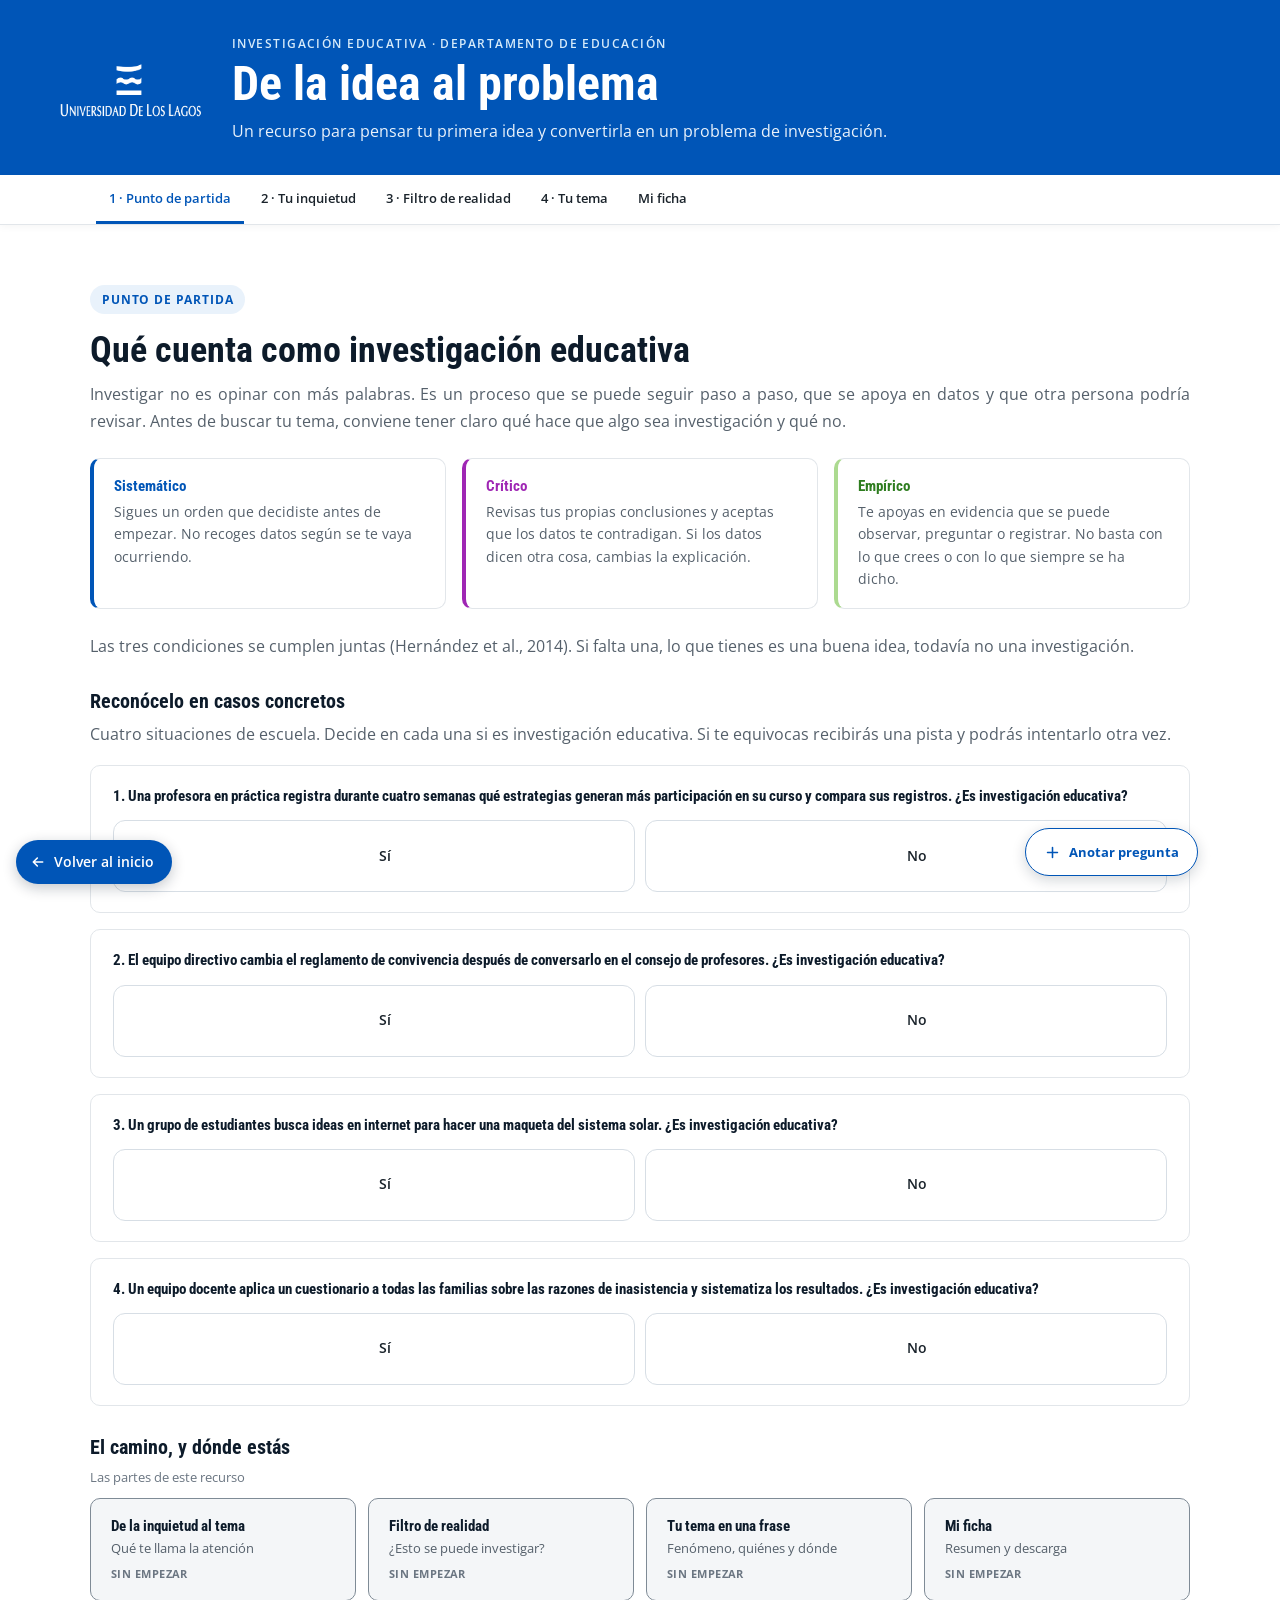
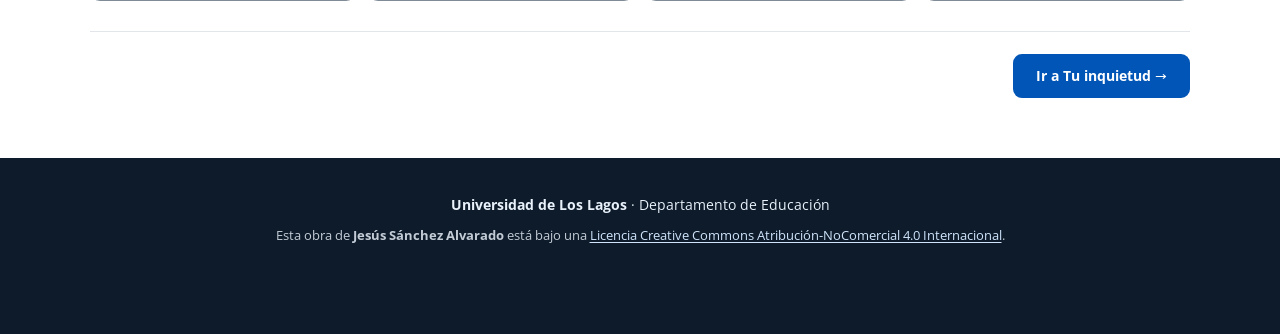
<file: 1-idea/index.html>
<!DOCTYPE html>
<html lang="es">
<head>
<meta charset="utf-8">
<meta name="viewport" content="width=device-width, initial-scale=1">
<title>De la idea al problema</title>
<link rel="stylesheet" href="../comun/fuentes.css">
<script src="../comun/lib/docx.umd.js"></script>
<style>
  :root{
    --azul:#0055B7;--azul-osc:#003d85;--azul-claro:#e9f2fb;--celeste:#8FC6E8;
    --morado:#9F26B4;--morado-claro:#f3e8f7;
    --verde:#3FAE29;--verde-texto:#2E7D1F;--verde-claro:#eafbe6;--verde-borde:#ACDA90;
    --rojo:#b0392b;--rojo-claro:#fdeeee;
    --ambar-texto:#7a5d12;--ambar-claro:#fff8e6;--ambar-borde:#f0dca0;
    --tinta:#0d1b2a;--texto:#1a232b;--texto-2:#3a4551;--texto-3:#55606b;
    --borde:#e2e6ea;--gris-claro:#f4f6f8;--fondo-alt:#f9fafb;
  }
  *{box-sizing:border-box}
  body{margin:0;padding:0;background:#fff;font-family:'Open Sans',sans-serif;color:var(--texto);line-height:1.6;overflow-x:hidden}
  a{color:var(--azul)}
  a:hover{color:var(--azul-osc)}
  h1,h2,h3,h4{font-family:'Roboto Condensed',sans-serif;margin:0;line-height:1.15}
  img{display:block;max-width:100%;height:auto}
  button{font-family:inherit}
  textarea,input[type=text]{font-family:'Open Sans',sans-serif}
  html{scroll-behavior:smooth}
  section[id]{scroll-margin-top:110px}
  .skip-link{position:absolute;left:-999px;top:0;background:var(--azul);color:#fff;padding:10px 18px;z-index:200;border-radius:0 0 6px 0}
  .skip-link:focus{left:0}
  :focus-visible{outline:3px solid var(--azul);outline-offset:2px}
  ::selection{background:var(--celeste)}
  .sec{padding:60px clamp(20px,6vw,56px)}
  .sec-alt{background:var(--fondo-alt)}
  .wrap{max-width:1100px;margin:0 auto}
  .badge{display:inline-block;font:700 12px 'Open Sans',sans-serif;letter-spacing:.07em;text-transform:uppercase;padding:6px 12px;border-radius:20px;margin:0 0 16px}
  .b-azul{background:var(--azul-claro);color:var(--azul)}
  .b-verde{background:var(--verde-claro);color:var(--verde-texto)}
  .b-morado{background:var(--morado-claro);color:var(--morado)}
  .b-ambar{background:#fff1c2;color:var(--ambar-texto)}
  .h2{font-size:clamp(26px,3.2vw,36px);margin-bottom:10px;color:var(--tinta)}
  .h3{font-size:20px;margin:30px 0 8px;color:var(--tinta)}
  .lead{font-size:15.5px;line-height:1.7;color:var(--texto-3);margin:0 0 24px;max-width:100%;text-align:justify}
  .grid{display:grid;grid-template-columns:repeat(auto-fit,minmax(240px,1fr));gap:16px}
  .card{background:#fff;border:1px solid var(--borde);border-radius:10px;padding:18px 20px;transition:transform .18s ease,box-shadow .18s ease,border-color .18s ease}
  .card:hover{transform:translateY(-3px);box-shadow:0 10px 24px rgba(13,27,42,.09)}
  .quiz{transition:box-shadow .18s ease}
  .quiz:hover{box-shadow:0 8px 20px rgba(13,27,42,.06)}
  .par-caja{transition:transform .18s ease,box-shadow .18s ease}
  .par-caja:hover{transform:translateY(-3px);box-shadow:0 10px 24px rgba(13,27,42,.09)}
  .btn{transition:transform .15s ease,box-shadow .15s ease,background .15s ease,border-color .15s ease}
  .btn:hover{transform:translateY(-2px);box-shadow:0 6px 16px rgba(13,27,42,.12)}
  .card-t{font:700 15px 'Roboto Condensed',sans-serif;margin:0 0 6px;color:var(--tinta)}
  .card p.txt{font-size:14px;line-height:1.6;color:var(--texto-3);margin:0}
  .aviso{display:flex;gap:10px;align-items:flex-start;background:var(--azul-claro);border-radius:10px;padding:14px 16px;margin:0 0 22px;font-size:14px;line-height:1.6;color:#1a3a5c}
  .aviso-ambar{background:var(--ambar-claro);border:1px solid var(--ambar-borde);color:#5c4a14}
  .aviso p{margin:0}
  .btn{display:inline-flex;align-items:center;justify-content:center;gap:8px;min-height:44px;padding:11px 22px;border-radius:9px;font:700 13.5px 'Open Sans',sans-serif;line-height:1.2;white-space:nowrap;cursor:pointer;border:1.5px solid transparent;vertical-align:middle}
  .btn-pri{background:var(--azul);color:#fff}
  .btn-pri:hover{background:var(--azul-osc)}
  .btn-sec{background:#fff;color:var(--azul);border-color:var(--azul)}
  .btn-sec:hover{background:var(--azul-claro)}
  .btn-ghost{background:var(--gris-claro);color:var(--texto-2);border-color:var(--gris-claro)}
  .btn-ghost:hover{background:#ebeef1;border-color:#ebeef1;color:var(--texto)}
  .btn-danger{background:var(--rojo-claro);color:var(--rojo);border-color:#f3c9c2}
  .btn-danger:hover{background:#fbe0dd;border-color:var(--rojo)}
  .btn-sm{min-height:38px;padding:8px 16px;font-size:12.5px;border-radius:8px}
  .campo{margin-bottom:16px}
  .campo label{display:block;font:700 12px 'Open Sans',sans-serif;text-transform:uppercase;letter-spacing:.04em;margin-bottom:6px;color:var(--azul)}
  .campo .ayuda{font-size:12.5px;color:#6b7682;margin:0 0 8px;line-height:1.55}
  .campo textarea,.campo input[type=text]{width:100%;border-radius:8px;border:1.5px solid #d7dee5;padding:12px 14px;font-size:14.5px;line-height:1.55;color:var(--texto);resize:vertical}
  .campo textarea{min-height:82px}
  .campo input[type=text]{min-height:46px}
  .campo textarea:focus,.campo input[type=text]:focus{outline:none;border-color:var(--azul);box-shadow:0 0 0 3px rgba(0,85,183,.15)}
  textarea::placeholder,input::placeholder{color:#6b7682;opacity:1}
  .quiz{background:#fff;border:1px solid var(--borde);border-radius:10px;padding:20px 22px}
  .quiz-p{font:700 15px 'Roboto Condensed',sans-serif;color:var(--tinta);margin:0 0 14px;line-height:1.35}
  .quiz-ops{display:grid;grid-template-columns:repeat(2,minmax(0,1fr));gap:10px;align-items:stretch}
  .quiz-ops--fila3{grid-template-columns:repeat(3,minmax(0,1fr))}
  .opcion{min-height:72px;padding:12px 14px;border-radius:12px;font:600 13.5px 'Open Sans',sans-serif;cursor:pointer;text-align:center;display:flex;align-items:center;justify-content:center;gap:8px;background:#fff;border:1.5px solid #d7dee5;color:var(--texto);width:100%;white-space:normal;line-height:1.3;transition:transform .16s ease,box-shadow .16s ease,border-color .16s ease,background-color .16s ease}
  .opcion > span{display:inline-flex;align-items:center;justify-content:center}
  .opcion > span:last-child{flex:1 1 auto;text-align:center}
  @media (max-width:640px){.quiz-ops--fila3{grid-template-columns:1fr}}
  .opcion:hover:not([disabled]){border-color:var(--azul);transform:translateY(-1px);box-shadow:0 6px 14px rgba(13,27,42,.08)}
  .marca{flex:none;font-weight:700;min-width:1em;line-height:1;display:inline-flex;align-items:center;justify-content:center}
  @media (max-width: 640px){.quiz-ops{grid-template-columns:1fr}}
  .fb{margin-top:14px;padding:14px 16px;border-radius:8px}
  .fb p{margin:0;font-size:13.5px;line-height:1.6;color:var(--texto-2)}
  .fb p.fb-t{font:700 13px 'Open Sans',sans-serif;margin-bottom:4px}
  .ejemplo{background:var(--gris-claro);border-left:4px solid #c9d3db;border-radius:0 8px 8px 0;padding:13px 15px;font-size:14px;line-height:1.6;color:var(--texto-2);margin:0 0 12px}
  .par{display:grid;grid-template-columns:1fr;gap:12px}
  @media(min-width:780px){.par{grid-template-columns:1fr 1fr}}
  .par-caja{border-radius:10px;padding:14px 16px;font-size:14px;line-height:1.6}
  .par-mal{background:var(--rojo-claro);border:1px solid #f3c9c2;color:var(--texto-2)}
  .par-bien{background:var(--verde-claro);border:1px solid var(--verde-borde);color:var(--texto-2)}
  .par-rot{font:700 11.5px 'Open Sans',sans-serif;text-transform:uppercase;letter-spacing:.05em;margin:0 0 6px}
  .vista{background:var(--fondo-alt);border:1px solid var(--borde);border-radius:8px;padding:16px 18px;font-size:15px;line-height:1.7;color:var(--texto-2)}
  .navLink{flex:none;padding:14px 13px;font:600 13px 'Open Sans',sans-serif;color:var(--texto);text-decoration:none;border-bottom:3px solid transparent;white-space:nowrap}
  .navLink:hover{color:var(--azul)}
  .navLink[aria-current="true"]{color:var(--azul);border-bottom-color:var(--azul)}
  .barra{background:var(--gris-claro);border-radius:100px;height:9px;overflow:hidden}
  .barra > div{height:9px;background:var(--verde-texto);border-radius:100px;width:0;transition:width .4s ease}
  .visually-hidden{position:absolute;width:1px;height:1px;padding:0;margin:-1px;overflow:hidden;clip:rect(0,0,0,0);white-space:nowrap;border:0}
  details.plegable{background:#fff;border:1px dashed #b6c6d6;border-radius:10px;padding:0 18px;margin:16px 0}
  details.plegable > summary{cursor:pointer;padding:14px 0;font:700 13.5px 'Open Sans',sans-serif;color:var(--azul);min-height:44px}
  details.plegable[open]{padding-bottom:16px}
  details.plegable p{font-size:14px;line-height:1.65;color:var(--texto-2);margin:0 0 10px}
  .asistente-slot{display:none}
  #arriba{position:fixed;bottom:24px;right:24px;width:48px;height:48px;border-radius:50%;background:var(--azul);color:#fff;border:none;display:flex;align-items:center;justify-content:center;cursor:pointer;box-shadow:0 4px 14px rgba(0,0,0,.2);opacity:0;pointer-events:none;transition:opacity .25s ease;z-index:150}
  #arriba.ver{opacity:1;pointer-events:auto}
  #anotar{position:fixed;bottom:24px;right:82px;min-height:48px;padding:0 18px;border-radius:24px;background:#fff;color:var(--azul);border:1.5px solid var(--azul);display:flex;align-items:center;gap:8px;cursor:pointer;box-shadow:0 4px 14px rgba(13,27,42,.18);font:700 13px 'Open Sans',sans-serif;z-index:150}
  #anotar:hover{background:var(--azul-claro)}
  #panelPreguntas{position:fixed;bottom:84px;right:24px;width:min(360px,calc(100vw - 32px));background:#fff;border:1px solid var(--borde);border-radius:12px;box-shadow:0 14px 40px rgba(13,27,42,.22);padding:16px 18px;z-index:160;display:none}
  #panelPreguntas.abierto{display:block}
  .pregunta-item{display:flex;gap:10px;align-items:flex-start;padding:10px 0;border-bottom:1px solid #eef1f4}
  .pregunta-item:last-child{border-bottom:none}
  .pregunta-item input[type=checkbox]{width:18px;height:18px;flex:none;margin-top:3px;accent-color:var(--verde-texto)}
  .pregunta-item p{margin:0;font-size:14px;line-height:1.55;color:var(--texto-2);flex:1}
  .pregunta-item.resuelta p{text-decoration:line-through;color:#6b7682}
  .pregunta-borrar{background:none;border:none;color:#6b7682;cursor:pointer;font:700 15px 'Open Sans',sans-serif;line-height:1;padding:6px 8px;border-radius:6px;min-height:32px}
  .pregunta-borrar:hover{color:var(--rojo);background:var(--rojo-claro)}
  #areaImpresion{display:none}
  @media (prefers-reduced-motion: reduce){*,*::before,*::after{animation:none!important;transition:none!important;scroll-behavior:auto!important}
    .card:hover,.par-caja:hover,.opcion:hover,.btn:hover{transform:none!important}}
  @media print{
    body *{visibility:hidden}
    #areaImpresion,#areaImpresion *{visibility:visible}
    #areaImpresion{display:block;position:absolute;top:0;left:0;width:100%;padding:24px}
    #arriba{display:none}
  }
</style>
<link rel="stylesheet" href="../comun/cimbra.css">
</head>
<body>
<a href="../index.html" class="cimbra-volver" aria-label="Volver al inicio de Cimbra"><svg viewBox="0 0 24 24" fill="none" stroke="currentColor" stroke-width="2.4" stroke-linecap="round" stroke-linejoin="round" aria-hidden="true"><path d="M19 12H5M11 6l-6 6 6 6"/></svg>Volver al inicio</a>

<a href="#principal" class="skip-link">Saltar al contenido principal</a>

<header id="cabecera" style="background:#0055B7;color:#fff;padding:36px clamp(20px,6vw,56px) 30px"></header>

<nav aria-label="Etapas" style="position:sticky;top:0;z-index:100;background:#fff;border-bottom:1px solid #e2e6ea;box-shadow:0 2px 8px rgba(0,0,0,.04)">
  <div style="display:flex;gap:4px;overflow-x:auto;padding:0 clamp(20px,6vw,56px);scrollbar-width:thin;max-width:1200px;margin:0 auto" id="navFila"></div>
</nav>

<main id="principal">

<!-- ETAPA 1 -->
<section id="que-es" class="sec" data-vista="que-es">
  <div class="wrap">
    <p class="badge b-azul">Punto de partida</p>
    <h2 class="h2">Qué cuenta como investigación educativa</h2>
    <p class="lead">Investigar no es opinar con más palabras. Es un proceso que se puede seguir paso a paso, que se apoya en datos y que otra persona podría revisar. Antes de buscar tu tema, conviene tener claro qué hace que algo sea investigación y qué no.</p>

    <div class="grid" style="margin-bottom:24px">
      <div class="card" style="border-left:4px solid var(--azul)">
        <h3 class="card-t" style="color:var(--azul)">Sistemático</h3>
        <p class="txt">Sigues un orden que decidiste antes de empezar. No recoges datos según se te vaya ocurriendo.</p>
      </div>
      <div class="card" style="border-left:4px solid var(--morado)">
        <h3 class="card-t" style="color:var(--morado)">Crítico</h3>
        <p class="txt">Revisas tus propias conclusiones y aceptas que los datos te contradigan. Si los datos dicen otra cosa, cambias la explicación.</p>
      </div>
      <div class="card" style="border-left:4px solid var(--verde-borde)">
        <h3 class="card-t" style="color:var(--verde-texto)">Empírico</h3>
        <p class="txt">Te apoyas en evidencia que se puede observar, preguntar o registrar. No basta con lo que crees o con lo que siempre se ha dicho.</p>
      </div>
    </div>
    <p class="lead" style="margin-bottom:26px">Las tres condiciones se cumplen juntas (Hernández et al., 2014). Si falta una, lo que tienes es una buena idea, todavía no una investigación.</p>

    <h3 class="h3">Reconócelo en casos concretos</h3>
    <p class="lead" style="margin-bottom:18px">Cuatro situaciones de escuela. Decide en cada una si es investigación educativa. Si te equivocas recibirás una pista y podrás intentarlo otra vez.</p>
    <div style="display:flex;flex-direction:column;gap:16px" id="casosWrap"></div>
    <div id="casosAviso" class="visually-hidden" aria-live="polite" aria-atomic="true"></div>
    <div class="asistente-slot" data-asistente="que-es"></div>
  
    <h3 class="h3">El camino, y dónde estás</h3>
    <div id="esquema" style="margin-bottom:8px"></div>
</div>
</section>

<!-- ETAPA 2 -->
<section id="inquietud" class="sec sec-alt" data-vista="inquietud">
  <div class="wrap">
    <p class="badge b-verde">De la inquietud al tema</p>
    <h2 class="h2">¿Qué te llama la atención del sistema educativo?</h2>
    <p class="lead">Ninguna investigación parte de un tema bien redactado. Parte de algo que te llamó la atención, te molestó o te dio curiosidad en tu práctica o en la universidad. Ese es el material con el que vas a trabajar. Escríbelo primero como lo dirías en voz alta, después se afinará.</p>

    <h3 class="h3">De dónde suelen salir las ideas</h3>
    <div class="grid" style="margin-bottom:24px">
      <div class="card" style="border-left:4px solid var(--azul)">
        <h3 class="card-t" style="color:var(--azul)">Algo que viste</h3>
        <p class="txt">Una escena de tu práctica que te quedó dando vueltas. "En ese curso casi nadie participaba, salvo cuando trabajaban en grupo."</p>
      </div>
      <div class="card" style="border-left:4px solid var(--verde)">
        <h3 class="card-t" style="color:var(--verde-texto)">Una oportunidad</h3>
        <p class="txt">Tienes acceso a algo que otros no. Un establecimiento que te recibe, un programa que se está implementando, un curso que conoces bien.</p>
      </div>
      <div class="card" style="border-left:4px solid var(--morado)">
        <h3 class="card-t" style="color:var(--morado)">Algo que nadie ha mirado</h3>
        <p class="txt">Un tema del que todos hablan en la sala de profesores, pero sobre el que nadie ha reunido datos en ese establecimiento.</p>
      </div>
      <div class="card" style="border-left:4px solid var(--ambar-texto)">
        <h3 class="card-t" style="color:var(--ambar-texto)">Un problema que resolver</h3>
        <p class="txt">Una dificultad concreta que afecta a estudiantes o docentes y que vale la pena entender antes de intentar cambiarla.</p>
      </div>
    </div>

    <div class="aviso aviso-ambar">
      <p><strong>Una advertencia temprana.</strong> Investigar no es lo mismo que intervenir. En esta etapa no vas a solucionar el problema ni a hacer un taller para mejorarlo. Vas a comprender qué pasa y por qué. La propuesta de mejora, si la hay, viene después y se apoya en lo que encontraste.</p>
    </div>

    <h3 class="h3">Escribe tus inquietudes</h3>
    <p class="lead" style="margin-bottom:18px">Anota hasta tres. En lenguaje cotidiano, sin tecnicismos y sin preocuparte de la redacción. Después eliges una para seguir trabajando, y las otras quedan guardadas por si la primera no prospera.</p>

    <div class="card" style="margin-bottom:18px">
      <div class="campo">
        <label for="inq1">Inquietud 1</label>
        <p class="ayuda" id="ayuda-inq1">Qué pasó, a quiénes les pasó y dónde. Una o dos frases bastan.</p>
        <textarea id="inq1" data-ficha="inq1" aria-describedby="ayuda-inq1" placeholder="Ej: En mi práctica, los estudiantes de 1° medio casi no hablan en inglés en clases, aunque en los trabajos escritos les va bien."></textarea>
      </div>
      <div class="campo">
        <label for="inq2">Inquietud 2 (opcional)</label>
        <textarea id="inq2" data-ficha="inq2" placeholder="Otra cosa que te haya llamado la atención."></textarea>
      </div>
      <div class="campo" style="margin-bottom:0">
        <label for="inq3">Inquietud 3 (opcional)</label>
        <textarea id="inq3" data-ficha="inq3" placeholder="Y una tercera, si la tienes."></textarea>
      </div>
    </div>

    <div class="card">
      <div class="campo" style="margin-bottom:0">
        <label for="elegida">¿Con cuál sigues?</label>
        <p class="ayuda" id="ayuda-elegida">Elige una y cópiala aquí, o reescríbela mejor si ya se te ocurrió cómo decirla. Esta es la que vas a revisar en la etapa siguiente.</p>
        <textarea id="elegida" data-ficha="elegida" aria-describedby="ayuda-elegida" placeholder="La inquietud con la que voy a trabajar es..."></textarea>
        <div style="display:flex;gap:8px;flex-wrap:wrap;margin-top:8px" id="copiarInq"></div>
      </div>
    </div>

    <details class="plegable">
      <summary>Ver tres inquietudes reales y por qué funcionan</summary>
      <p><strong>"Los estudiantes de 8° básico dejan de participar en clases de Educación Física cuando la actividad es competitiva."</strong> Funciona porque nombra a quiénes, dónde y qué se observa. Se puede mirar en una sala de clases.</p>
      <p><strong>"En mi carrera, mis compañeros han comentado que planifican distinto según quién sea su profesor/a guía."</strong> Funciona porque se puede preguntar a esas personas y contrastar lo que dicen.</p>
      <p><strong>"Quiero saber si la educación chilena es de calidad."</strong> No funciona todavía. No se puede observar ni preguntar de manera acotada, y no dice a quiénes ni dónde. Con un semestre por delante, no cabe.</p>
    </details>
    <div class="asistente-slot" data-asistente="inquietud"></div>
  </div>
</section>

<!-- ETAPA 3 -->
<section id="filtro" class="sec" data-vista="filtro">
  <div class="wrap">
    <p class="badge b-morado">Filtro de realidad</p>
    <h2 class="h2">¿Esto se puede investigar?</h2>
    <p class="lead">Muchas inquietudes buenas no se pueden investigar en un semestre, y es mejor descubrirlo ahora que en mayo. Responde las cuatro preguntas pensando en la inquietud que elegiste. No hay respuestas correctas, cada opción te dice qué ajustar.</p>

    <div class="card" style="margin-bottom:22px">
      <p style="font:700 12px 'Open Sans',sans-serif;text-transform:uppercase;letter-spacing:.04em;color:#6b7682;margin:0 0 8px">Tu inquietud</p>
      <p id="ecoInquietud" style="font-size:15px;line-height:1.7;color:var(--texto-2);margin:0">Todavía no has escrito nada en la etapa 2.</p>
    </div>

    <div style="display:flex;flex-direction:column;gap:16px" id="filtroWrap"></div>
    <div id="filtroAviso" class="visually-hidden" aria-live="polite" aria-atomic="true"></div>

    <div class="card" style="margin-top:22px;border-left:4px solid var(--azul)">
      <p style="font:700 13px 'Open Sans',sans-serif;letter-spacing:.05em;text-transform:uppercase;color:var(--azul);margin:0 0 8px">Dónde estás</p>
      <p id="filtroResumen" style="font-size:14.5px;line-height:1.65;color:var(--texto-2);margin:0">Responde las cuatro preguntas para ver el resumen.</p>
    </div>
    <div class="asistente-slot" data-asistente="filtro"></div>
  </div>
</section>

<!-- ETAPA 4 -->
<section id="tema" class="sec sec-alt" data-vista="tema">
  <div class="wrap">
    <p class="badge b-ambar">Tu tema en una frase</p>
    <h2 class="h2">Del "me llama la atención" al tema acotado</h2>
    <p class="lead">Un tema de investigación se reconoce porque dice tres cosas, qué fenómeno vas a estudiar, en quiénes y dónde. Si falta alguna, el tema queda tan amplio que no se puede investigar, y ese es el problema más frecuente en esta etapa.</p>

    <div class="card" style="margin-bottom:22px;border-left:4px solid var(--ambar-borde)">
      <p style="font:700 13px 'Open Sans',sans-serif;letter-spacing:.05em;text-transform:uppercase;color:var(--ambar-texto);margin:0 0 10px">La fórmula</p>
      <p style="font-size:16px;line-height:1.7;color:var(--texto-2);margin:0"><strong>Fenómeno</strong> que vas a estudiar, <strong>en quiénes</strong> lo vas a estudiar, <strong>dónde</strong> ocurre.</p>
    </div>

    <h3 class="h3">Tres temas antes y después</h3>
    <div style="display:flex;flex-direction:column;gap:16px;margin-bottom:24px" id="paresWrap"></div>

    <h3 class="h3">Reconoce el que está acotado</h3>
    <div style="margin-bottom:26px" id="temaQuizWrap"></div>
    <div id="temaAviso" class="visually-hidden" aria-live="polite" aria-atomic="true"></div>

    <h3 class="h3">Ahora el tuyo</h3>
    <p class="lead" style="margin-bottom:18px">Completa las tres partes. Abajo verás cómo queda la frase armada. Si algo suena forzado, vuelve a la etapa 2 y revisa tu inquietud, casi siempre el problema está ahí y no en la redacción.</p>

    <div class="card" style="margin-bottom:18px">
      <div class="campo">
        <label for="fenomeno">Fenómeno</label>
        <p class="ayuda" id="ayuda-fen">Qué vas a estudiar. Un proceso, una práctica, una percepción. Ej: la participación oral, las estrategias de planificación, la percepción sobre la evaluación.</p>
        <input type="text" id="fenomeno" data-ficha="fenomeno" aria-describedby="ayuda-fen" placeholder="Ej: la participación oral en clases de inglés">
      </div>
      <div class="campo">
        <label for="sujetos">En quiénes</label>
        <p class="ayuda" id="ayuda-suj">Las personas o documentos de los que vas a obtener información. Ej: estudiantes de 1° medio, docentes de Lengua Castellana, el proyecto educativo del establecimiento.</p>
        <input type="text" id="sujetos" data-ficha="sujetos" aria-describedby="ayuda-suj" placeholder="Ej: estudiantes de 1° medio">
      </div>
      <div class="campo" style="margin-bottom:0">
        <label for="contexto">Dónde</label>
        <p class="ayuda" id="ayuda-ctx">El establecimiento o el tipo de establecimiento y la comuna. Si aún no tienes acceso confirmado, describe el tipo. Ej: un liceo municipal de Osorno.</p>
        <input type="text" id="contexto" data-ficha="contexto" aria-describedby="ayuda-ctx" placeholder="Ej: un liceo municipal de Osorno">
      </div>
    </div>

    <div class="vista" id="vistaTema" role="status" aria-live="polite">Completa las tres partes para ver tu tema armado.</div>
    <div class="asistente-slot" data-asistente="tema"></div>
  </div>
</section>

<!-- FICHA -->
<section id="ficha" class="sec" data-vista="ficha">
  <div class="wrap">
    <p class="badge b-azul">Tu ficha</p>
    <h2 class="h2">Lo que llevas hasta aquí</h2>
    <p class="lead">Todo lo que escribiste se guarda solo en este navegador, no se sube a ningún servidor. Si cambias de computador o borras el historial, se pierde. Por eso, antes de cerrar, descarga tu ficha. Es la copia que vas a usar en el taller y en tutoría.</p>

    <div style="margin-bottom:22px">
      <div style="display:flex;justify-content:space-between;font-size:13px;color:var(--texto-3);margin-bottom:6px">
        <span>Avance de tu ficha</span><span id="avanceTexto">0 de 5 partes completas</span>
      </div>
      <div class="barra"><div id="avanceBarra"></div></div>
    </div>

    <div class="card" style="margin-bottom:20px" id="resumenFicha"></div>

    <h3 class="h3" style="margin-top:8px">Preguntas que me van surgiendo</h3>
    <p class="lead" style="margin-bottom:16px">Todo lo que no sabes todavía, anótalo aquí. Dudas sobre tu tema, sobre el método, sobre lo que te van a pedir. Estas preguntas son el mejor material para llevar a tutoría, y marcar las que ya resolviste te muestra cuánto avanzaste. Puedes anotar una en cualquier momento con el botón "Anotar pregunta" que está abajo a la derecha.</p>
    <div class="card" style="margin-bottom:24px">
      <div class="campo" style="margin-bottom:12px">
        <label for="nuevaPregunta">Nueva pregunta</label>
        <textarea id="nuevaPregunta" style="min-height:64px" placeholder="Ej: ¿Puedo estudiar dos cursos distintos o me conviene uno solo?"></textarea>
      </div>
      <button class="btn btn-sec" id="btnAgregarPregunta">Agregar a mi ficha</button>
      <div id="listaPreguntas" style="margin-top:14px"></div>
    </div>

    <div style="display:flex;gap:12px;flex-wrap:wrap;align-items:center">
      <button class="btn btn-pri" id="btnWord">Descargar mi ficha en Word</button>
      <button class="btn btn-sec" id="btnPDF">Imprimir o guardar en PDF</button>
      <button class="btn btn-danger" id="btnBorrar">Borrar mi ficha</button>
    </div>
    <p id="avisoDescarga" role="status" style="font-size:13px;color:var(--verde-texto);margin:14px 0 0;min-height:1em"></p>

    <h3 class="h3">Guarden su trabajo</h3>
    <p class="lead" style="margin-bottom:16px">Este recurso queda terminado cuando el grupo hace estas dos cosas. Al completarlas, en la portada aparece como terminado.</p>
    <div id="cierreWrap"></div>

    <div class="aviso" style="margin-top:22px">
      <p><strong>Qué sigue.</strong> Con tu tema acotado ya puedes buscar qué se ha investigado sobre él, decidir tu enfoque y escribir tu primera pregunta. Eso es lo que viene en las próximas etapas.</p>
    </div>
    <div class="asistente-slot" data-asistente="ficha"></div>
  </div>
</section>

</main>

<footer class="cimbra-pie site-footer">
  <p><strong>Universidad de Los Lagos</strong> · Departamento de Educación</p>
  <p>Esta obra de <strong>Jesús Sánchez Alvarado</strong> está bajo una <a rel="license noopener" href="https://creativecommons.org/licenses/by-nc/4.0/" target="_blank">Licencia Creative Commons Atribución-NoComercial 4.0 Internacional</a>.</p>
</footer>

<button id="arriba" aria-label="Volver arriba" title="Volver arriba">
  <svg width="20" height="20" viewBox="0 0 24 24" fill="none" stroke="currentColor" stroke-width="2.5" stroke-linecap="round" stroke-linejoin="round" aria-hidden="true"><path d="M18 15l-6-6-6 6"/></svg>
</button>

<button id="anotar" aria-expanded="false" aria-controls="panelPreguntas">
  <svg width="17" height="17" viewBox="0 0 24 24" fill="none" stroke="currentColor" stroke-width="2.2" stroke-linecap="round" stroke-linejoin="round" aria-hidden="true"><path d="M12 5v14M5 12h14"/></svg>
  Anotar pregunta
</button>

<div id="panelPreguntas" role="dialog" aria-modal="false" aria-label="Anotar una pregunta">
  <p style="font:700 14px 'Roboto Condensed',sans-serif;color:var(--tinta);margin:0 0 10px">¿Qué te quedó dando vueltas?</p>
  <label for="preguntaRapida" class="visually-hidden">Escribe tu pregunta</label>
  <textarea id="preguntaRapida" style="width:100%;min-height:72px;border-radius:8px;border:1.5px solid #d7dee5;padding:10px 12px;font-size:14px;line-height:1.5;resize:vertical" placeholder="Ej: ¿Cómo sé si mi tema ya lo estudió alguien?"></textarea>
  <div style="display:flex;gap:8px;margin-top:10px;flex-wrap:wrap">
    <button class="btn btn-sm btn-pri" id="btnGuardarRapida">Guardar en mi ficha</button>
    <button class="btn btn-sm btn-ghost" id="btnCerrarPanel">Cerrar</button>
  </div>
  <p id="panelAviso" role="status" style="font-size:12.5px;color:var(--verde-texto);margin:10px 0 0;min-height:1em"></p>
  <p style="font-size:12.5px;color:#6b7682;margin:6px 0 0">Las verás todas juntas en la sección <a href="#ficha">Mi ficha</a>.</p>
</div>

<div id="areaImpresion"></div>

<script>
/* ============================================================
   De la idea al problema · Sistema de andamiaje digital
   ------------------------------------------------------------
   BLOQUE DE CONFIGURACIÓN
   Para adaptar este recurso a otra institución o asignatura,
   modifica solo este bloque. El resto del archivo no cambia.
   ============================================================ */
const CONFIG = {
  nombre: 'De la idea al problema',
  descriptor: 'Sistema de andamiaje digital',
  contexto: 'Investigación Educativa · Departamento de Educación',
  descripcion: 'Un recurso para pensar tu primera idea y convertirla en un problema de investigación.',
  institucion: 'Universidad de Los Lagos',
  unidad: 'Departamento de Educación',
  logo: 'logoula.png',
  logoAlt: 'Universidad de Los Lagos',
  autoria: 'Jesús Sánchez Alvarado',
  licenciaUrl: 'https://creativecommons.org/licenses/by-nc/4.0/',
  licenciaNombre: 'Licencia Creative Commons Atribución-NoComercial 4.0 Internacional',
  licenciaImg: '../comun/cc-by-nc.svg',
  claveFicha: 'cimbra_ficha_v1',
  claveAntigua: 'De la idea al problema_ficha_v1',   // se lee una vez, para no perder lo ya escrito
  asistente: { activo: false },
};

/* Vistas del recurso. Se muestra una a la vez y alimentan el menú
   de pestañas, el esquema del inicio y los botones de volver y continuar. */
const VISTAS = [
  { id: 'que-es',    nav: '1 · Punto de partida',   titulo: 'Punto de partida',        sub: 'Qué cuenta como investigación' },
  { id: 'inquietud', nav: '2 · Tu inquietud',       titulo: 'De la inquietud al tema', sub: 'Qué te llama la atención' },
  { id: 'filtro',    nav: '3 · Filtro de realidad', titulo: 'Filtro de realidad',      sub: '¿Esto se puede investigar?' },
  { id: 'tema',      nav: '4 · Tu tema',            titulo: 'Tu tema en una frase',    sub: 'Fenómeno, quiénes y dónde' },
  { id: 'ficha',     nav: 'Mi ficha',               titulo: 'Mi ficha',                sub: 'Resumen y descarga' },
];

/* ===================== UTILIDADES ===================== */
const esc = (s) => String(s == null ? '' : s).replace(/&/g,'&amp;').replace(/</g,'&lt;').replace(/>/g,'&gt;').replace(/"/g,'&quot;');
const $ = (sel) => document.querySelector(sel);

/* ===================== FICHA ===================== */
const FICHA_VACIA = { version: 1, actualizado: '', inq1:'', inq2:'', inq3:'', elegida:'', fenomeno:'', sujetos:'', contexto:'', filtro:{}, preguntas:[], cierre:{ descargado:false, respaldado:false } };
let ficha = Object.assign({}, FICHA_VACIA);
let almacenamientoOk = true;

function cargarFicha(){
  try {
    let raw = localStorage.getItem(CONFIG.claveFicha);
    /* Si todavía no hay nada en la clave nueva, se rescata lo de la anterior. */
    if (!raw && CONFIG.claveAntigua) {
      const viejo = localStorage.getItem(CONFIG.claveAntigua);
      if (viejo) { raw = viejo; try { localStorage.setItem(CONFIG.claveFicha, viejo); } catch(e) {} }
    }
    if (raw) {
      const d = JSON.parse(raw);
      if (d && typeof d === 'object') ficha = Object.assign({}, FICHA_VACIA, d, {
        filtro: Object.assign({}, d.filtro || {}),
        preguntas: Array.isArray(d.preguntas) ? d.preguntas : [],
        cierre: Object.assign({ descargado:false, respaldado:false }, d.cierre || {}),
      });
    }
  } catch(e) { almacenamientoOk = false; }
}
let guardandoCierre = false;
function guardarFicha(){
  ficha.actualizado = new Date().toISOString();
  if (!guardandoCierre && ficha.cierre && ficha.cierre.descargado) {
    /* Cambió el texto, así que el archivo descargado ya no corresponde. */
    ficha.cierre.descargado = false;
  }
  try { localStorage.setItem(CONFIG.claveFicha, JSON.stringify(ficha)); }
  catch(e) { almacenamientoOk = false; }
  pintarAvance();
  if (typeof pintarCierre === 'function') pintarCierre();
}

/* ===================== CABECERA, NAV Y PIE ===================== */
$('#cabecera').innerHTML = `
  <div style="max-width:1200px;margin:0 auto;display:flex;gap:26px;align-items:center;flex-wrap:wrap">
    ${CONFIG.logo ? `<img src="${esc(CONFIG.logo)}" alt="${esc(CONFIG.logoAlt)}" style="max-width:150px;max-height:66px;object-fit:contain">` : ''}
    <div style="flex:1;min-width:250px;max-width:100%">
      <p style="margin:0 0 6px;font:600 12px/1.4 'Open Sans',sans-serif;letter-spacing:.12em;text-transform:uppercase;color:#d6ebfa">${esc(CONFIG.contexto)}</p>
      <h1 style="font-size:clamp(30px,5vw,48px);line-height:1.05;font-weight:700">${esc(CONFIG.nombre)}</h1>
      <p style="margin:10px 0 0;font-size:16px;line-height:1.6;max-width:100%;color:#e9f2fb">${esc(CONFIG.descripcion)}</p>
    </div>
  </div>`;

$('#navFila').innerHTML = VISTAS.map(v => `<a class="navLink" href="#${v.id}" data-target="${v.id}">${esc(v.nav)}</a>`).join('');

/* El pie de página es fijo en el HTML y común a todos los recursos (ver comun/cimbra.css). */

/* ===================== VISTAS ===================== */
const enlacesNav = Array.from(document.querySelectorAll('.navLink'));
let vistaActual = 'que-es';

function estadoVista(v){
  const est = (n, total, rotulo) => {
    if (!n) return { t:'sin empezar', color:'#6b7682', fondo:'#f4f6f8' };
    if (n < total) return { t: rotulo || 'en progreso', color:'#7a5d12', fondo:'#fff8e6' };
    return { t:'completo', color:'var(--verde-texto)', fondo:'#eafbe6' };
  };
  if (v.id === 'inquietud') {
    const escritas = ['inq1','inq2','inq3'].filter(k => (ficha[k]||'').trim()).length;
    const elegida = (ficha.elegida||'').trim() ? 1 : 0;
    return est(escritas + elegida, 2, escritas ? 'falta elegir una' : '');
  }
  if (v.id === 'filtro') {
    const n = FILTROS.filter(f => ficha.filtro[f.id] != null).length;
    return est(n, FILTROS.length, n + ' de ' + FILTROS.length);
  }
  if (v.id === 'tema') {
    const n = ['fenomeno','sujetos','contexto'].filter(k => (ficha[k]||'').trim()).length;
    return est(n, 3, n + ' de 3');
  }
  if (v.id === 'ficha') {
    const c = ficha.cierre || {};
    return est((c.descargado ? 1 : 0) + (c.respaldado ? 1 : 0), 2, 'a medias');
  }
  return null;
}

function irA(id, foco){
  const v = VISTAS.find(x => x.id === id) || VISTAS[0];
  vistaActual = v.id;
  document.querySelectorAll('main > section').forEach(sec => {
    sec.style.display = sec.dataset.vista === v.id ? '' : 'none';
  });
  enlacesNav.forEach(a => a.dataset.target === v.id ? a.setAttribute('aria-current','true') : a.removeAttribute('aria-current'));
  if (location.hash.slice(1) !== v.id) history.replaceState(null, '', '#' + v.id);
  pintarEsquema(); pintarSiguiente();
  window.scrollTo({ top:0, behavior: foco ? 'smooth' : 'auto' });
  if (foco) {
    const h = document.querySelector(`main > section[data-vista="${v.id}"] h2`);
    if (h) { h.setAttribute('tabindex','-1'); h.focus({ preventScroll:true }); }
  }
}
enlacesNav.forEach(a => a.addEventListener('click', (e) => { e.preventDefault(); irA(a.dataset.target, true); }));
window.addEventListener('hashchange', () => {
  const id = location.hash.slice(1);
  if (id && !VISTAS.some(v => v.id === id)) return;
  irA(id || 'que-es', true);
});

function pintarEsquema(){
  const cont = document.getElementById('esquema');
  if (!cont) return;
  cont.innerHTML = `<p style="font-size:13px;color:#6b7682;margin:0 0 10px">Las partes de este recurso</p>
    <div style="display:flex;gap:12px;flex-wrap:wrap">` + VISTAS.slice(1).map(v => {
      const e = estadoVista(v);
      const activo = vistaActual === v.id;
      const etiqueta = e ? `<span style="display:inline-block;margin-top:8px;font:700 11px 'Open Sans',sans-serif;text-transform:uppercase;letter-spacing:.04em;color:${e.color}">${esc(e.t)}</span>` : '';
      return `<button type="button" class="card" data-ir="${v.id}" style="flex:1;min-width:190px;text-align:left;cursor:pointer;border:1.5px solid ${activo ? 'var(--azul)' : '#7f8b96'};background:${e ? e.fondo : '#fff'}">
        <span style="display:block;font:700 15px 'Roboto Condensed',sans-serif;color:var(--tinta)">${esc(v.titulo)}</span>
        <span style="display:block;font-size:13px;line-height:1.5;color:var(--texto-3);margin-top:4px">${esc(v.sub||'')}</span>${etiqueta}</button>`;
    }).join('') + `</div>`;
  cont.querySelectorAll('[data-ir]').forEach(b => b.addEventListener('click', () => irA(b.dataset.ir, true)));
}

function pintarSiguiente(){
  document.querySelectorAll('.barraSiguiente').forEach(el => el.remove());
  const i = VISTAS.findIndex(v => v.id === vistaActual);
  if (i < 0) return;
  const seccion = document.querySelector(`main > section[data-vista="${vistaActual}"]`);
  if (!seccion) return;
  const anterior = i > 0 ? VISTAS[i - 1] : null;
  const siguiente = i < VISTAS.length - 1 ? VISTAS[i + 1] : null;
  const div = document.createElement('div');
  div.className = 'barraSiguiente';
  div.style.cssText = 'display:flex;gap:12px;flex-wrap:wrap;align-items:center;justify-content:space-between;margin-top:30px;padding-top:22px;border-top:1px solid var(--borde)';
  div.innerHTML = `${anterior ? `<button type="button" class="btn btn-sec" data-anterior="${anterior.id}">← Volver a ${esc(anterior.nav.replace(/^\d+ · /,''))}</button>` : '<span></span>'}
    ${siguiente ? `<button type="button" class="btn btn-pri" data-siguiente="${siguiente.id}">Ir a ${esc(siguiente.nav.replace(/^\d+ · /,''))} →</button>`
      : '<button type="button" class="btn btn-ghost" data-siguiente="que-es">Volver al inicio</button>'}`;
  const caja = seccion.querySelector('.wrap') || seccion;
  caja.appendChild(div);
  div.querySelectorAll('[data-siguiente],[data-anterior]').forEach(b => b.addEventListener('click', () => irA(b.dataset.siguiente || b.dataset.anterior, true)));
}

const btnArriba = $('#arriba');
window.addEventListener('scroll', () => { btnArriba.classList.toggle('ver', window.scrollY > 500); });
btnArriba.addEventListener('click', () => window.scrollTo({ top: 0, behavior: 'smooth' }));

/* ===================== EJERCICIOS (pista y segundo intento) ===================== */
function construirQuiz(contenedorId, items, grupo, avisoId){
  const wrap = document.getElementById(contenedorId);
  if (!wrap) return;
  const estados = items.map(() => ({ elegidas: [], resuelta: false }));
  wrap.innerHTML = items.map((_, i) => `<div class="quiz" id="${grupo}-q${i}"></div>`).join('');

  function render(i, foco){
    const it = items[i], st = estados[i];
    const cont = document.getElementById(`${grupo}-q${i}`);
    const ops = it.opciones.map((op, oi) => {
      let bg = '#fff', color = '#1a232b', borde = '#d7dee5', marca = '';
      const elegida = st.elegidas.includes(oi), correcta = oi === it.correcta;
      if (elegida && !correcta) { bg = '#fdeeee'; color = '#b0392b'; borde = '#b0392b'; marca = '✗'; }
      if (st.resuelta && correcta) { bg = '#eafbe6'; color = '#2E7D1F'; borde = '#2E7D1F'; marca = '✓'; }
      return `<button type="button" class="opcion" data-op="${oi}" style="background:${bg};color:${color};border-color:${borde}"${st.resuelta ? ' disabled' : ''}>
        <span class="marca" aria-hidden="true">${marca}</span><span>${esc(op)}</span></button>`;
    }).join('');
    let fb = '';
    if (st.elegidas.length) {
      const acerto = st.resuelta && st.elegidas[st.elegidas.length - 1] === it.correcta;
      if (!st.resuelta) fb = `<div class="fb" tabindex="-1" style="background:#fff8e6;border-left:4px solid #7a5d12"><p class="fb-t" style="color:#7a5d12">Aún no. Elige otra opción.</p><p>Pista. ${esc(it.pista)}</p></div>`;
      else if (acerto) fb = `<div class="fb" tabindex="-1" style="background:#eafbe6;border-left:4px solid #2E7D1F"><p class="fb-t" style="color:#2E7D1F">Correcto</p><p>${esc(it.explicacion)}</p></div>`;
      else fb = `<div class="fb" tabindex="-1" style="background:#fdeeee;border-left:4px solid #b0392b"><p class="fb-t" style="color:#b0392b">La respuesta correcta era "${esc(it.opciones[it.correcta])}"</p><p>${esc(it.explicacion)}</p></div>`;
    }
    cont.innerHTML = `${it.enunciado ? `<p class="ejemplo">${it.enunciado}</p>` : ''}<p class="quiz-p">${i+1}. ${esc(it.pregunta)}</p><div class="quiz-ops">${ops}</div>${fb}`;
    cont.querySelectorAll('.opcion').forEach(b => {
      b.addEventListener('click', () => {
        const oi = +b.dataset.op, s = estados[i];
        if (s.resuelta || s.elegidas.includes(oi)) return;
        s.elegidas.push(oi);
        if (oi === items[i].correcta || s.elegidas.length >= 2) s.resuelta = true;
        render(i, oi);
        const av = document.getElementById(avisoId);
        if (av) av.textContent = s.resuelta
          ? (s.elegidas[s.elegidas.length-1] === items[i].correcta ? 'Correcto. ' : 'Incorrecto. ') + items[i].explicacion
          : 'Aún no. Pista. ' + items[i].pista;
      });
    });
    if (foco != null) {
      const btn = cont.querySelector(`.opcion[data-op="${foco}"]`);
      if (btn && !btn.disabled) btn.focus();
      else { const f = cont.querySelector('.fb'); if (f) f.focus(); }
    }
  }
  items.forEach((_, i) => render(i));
}

/* ===================== ETAPA 1 · CASOS ===================== */
construirQuiz('casosWrap', [
  { pregunta: 'Una profesora en práctica registra durante cuatro semanas qué estrategias generan más participación en su curso y compara sus registros. ¿Es investigación educativa?',
    opciones: ['Sí','No'], correcta: 0,
    pista: 'Fíjate en si hay un registro ordenado y sostenido en el tiempo.',
    explicacion: 'Hay un plan previo, un registro sistemático y datos que se comparan. Cumple las tres condiciones, aunque el estudio sea pequeño.' },
  { pregunta: 'El equipo directivo cambia el reglamento de convivencia después de conversarlo en el consejo de profesores. ¿Es investigación educativa?',
    opciones: ['Sí','No'], correcta: 1,
    pista: 'Pregúntate con qué evidencia se tomó la decisión.',
    explicacion: 'La decisión se apoya en opiniones, sin datos recogidos de manera ordenada. Puede ser una buena decisión, pero no es investigación.' },
  { pregunta: 'Un grupo de estudiantes busca ideas en internet para hacer una maqueta del sistema solar. ¿Es investigación educativa?',
    opciones: ['Sí','No'], correcta: 1,
    pista: 'Buscar información y producir conocimiento nuevo no son lo mismo.',
    explicacion: 'Es una búsqueda de información para resolver una tarea. No hay pregunta de investigación ni datos que analizar.' },
  { pregunta: 'Un equipo docente aplica un cuestionario a todas las familias sobre las razones de inasistencia y sistematiza los resultados. ¿Es investigación educativa?',
    opciones: ['Sí','No'], correcta: 0,
    pista: 'Revisa si hay un instrumento y un análisis posterior.',
    explicacion: 'Hay un instrumento aplicado a un grupo definido y un análisis de lo recogido. Con eso se puede fundamentar una decisión.' },
], 'caso', 'casosAviso');

/* ===================== ETAPA 2 · INQUIETUDES ===================== */
function conectarCampo(id){
  const el = document.getElementById(id);
  if (!el) return;
  el.value = ficha[el.dataset.ficha] || '';
  el.addEventListener('input', () => {
    ficha[el.dataset.ficha] = el.value;
    guardarFicha();
    if (id.startsWith('inq') || id === 'elegida') { pintarEco(); pintarCopiar(); }
    if (['fenomeno','sujetos','contexto'].includes(id)) pintarTema();
    pintarResumen();
  });
}
['inq1','inq2','inq3','elegida','fenomeno','sujetos','contexto'].forEach(conectarCampo);

function pintarCopiar(){
  const cont = document.getElementById('copiarInq');
  if (!cont) return;
  const disponibles = ['inq1','inq2','inq3'].map((k,i) => ({ k, i, texto: (ficha[k]||'').trim() })).filter(x => x.texto);
  cont.innerHTML = disponibles.length
    ? disponibles.map(x => `<button type="button" class="btn btn-sm btn-sec" data-k="${x.k}">Usar inquietud ${x.i+1}</button>`).join('')
    : '';
  cont.querySelectorAll('button').forEach(b => {
    b.addEventListener('click', () => {
      const texto = ficha[b.dataset.k] || '';
      ficha.elegida = texto;
      const ta = document.getElementById('elegida');
      if (ta) { ta.value = texto; ta.focus(); ta.selectionStart = ta.selectionEnd = texto.length; }
      guardarFicha(); pintarEco(); pintarResumen();
    });
  });
}

function pintarEco(){
  const el = document.getElementById('ecoInquietud');
  if (!el) return;
  const t = (ficha.elegida || '').trim();
  el.textContent = t || 'Todavía no has escrito nada en la etapa 2. Puedes responder igual, pensando en la idea que tienes en mente.';
  el.style.color = t ? 'var(--texto-2)' : '#6b7682';
}

/* ===================== ETAPA 3 · FILTRO ===================== */
const FILTROS = [
  { id:'observable', pregunta:'¿Lo que te interesa se puede observar, preguntar o registrar?',
    ayuda:'Si tu inquietud se responde con una opinión sobre lo que está bien o mal, todavía no es investigable.',
    opciones:[
      { t:'Sí, puedo observarlo o preguntarlo', nivel:'ok', fb:'Bien. Ese es el requisito empírico. Anota desde ya cómo lo vas a mirar, observando una clase, preguntando a las personas o revisando documentos.' },
      { t:'Creo que sí, pero no sé cómo', nivel:'medio', fb:'Es el caso más común. Escribe en una línea qué tendrías que ver o escuchar para darte cuenta de que el fenómeno está ocurriendo. Eso te dará la pista del instrumento.' },
      { t:'No, es más bien una opinión', nivel:'no', fb:'Reformúlalo. En lugar de "si está bien que pase X", pregúntate cómo ocurre X, con qué frecuencia, o qué dicen quienes lo viven.' }] },
  { id:'acceso', pregunta:'¿Tienes acceso real a esas personas o documentos este semestre?',
    ayuda:'Acceso real significa que puedes entrar, pedir autorización y estar ahí en los plazos del curso.',
    opciones:[
      { t:'Sí, tengo el contacto', nivel:'ok', fb:'Consérvalo por escrito. Cuando llegue la delimitación te van a pedir nombrar el establecimiento y declarar que tienes acceso.' },
      { t:'Todavía lo estoy gestionando', nivel:'medio', fb:'Ponle fecha. Gestionar el acceso toma más de lo que uno calcula, y sin acceso no hay datos. Ten un establecimiento alternativo en mente.' },
      { t:'No tengo acceso', nivel:'no', fb:'Cambia los sujetos antes de seguir. Muchas veces la misma inquietud se puede estudiar con personas a las que sí llegas, por ejemplo tu propio centro de práctica.' }] },
  { id:'antecedentes', pregunta:'¿Encontraste al menos un estudio sobre algo parecido?',
    ayuda:'No necesitas leerlos todavía. Solo comprobar que el tema existe en la literatura.',
    opciones:[
      { t:'Sí, encontré varios', nivel:'ok', fb:'Guarda esas referencias ahora, con autor y año. Te van a servir para la fundamentación y te ahorrarán una búsqueda después.' },
      { t:'Encontré poco', nivel:'medio', fb:'Prueba con otras palabras. Casi siempre el tema existe, pero se nombra distinto en la literatura, por ejemplo "convivencia escolar" en vez de "peleas en el recreo".' },
      { t:'No encontré nada', nivel:'no', fb:'Ojo, esto rara vez significa que nadie lo ha estudiado. Suele significar que el tema está nombrado con palabras cotidianas. Revisa cómo lo llaman los autores del área.' }] },
  { id:'alcance', pregunta:'¿Cabe en un semestre, con el tiempo y los recursos que tienes?',
    ayuda:'Piensa en cuántas personas necesitarías, cuántas veces tendrías que ir y cuánto demoraría analizar eso.',
    opciones:[
      { t:'Sí, es acotado', nivel:'ok', fb:'Bien. Un estudio pequeño y bien hecho vale más que uno ambicioso a medio terminar.' },
      { t:'Es un poco amplio', nivel:'medio', fb:'Recórtalo por algún lado, un solo nivel, un solo establecimiento, un periodo corto. Acotar no le quita valor, se lo da.' },
      { t:'Es muy grande', nivel:'no', fb:'Elige una parte. De "la calidad de la educación" se puede pasar a "cómo evalúan la comprensión lectora dos docentes de un liceo". La pregunta grande se responde de a pedazos.' }] },
];

function pintarFiltro(){
  const wrap = document.getElementById('filtroWrap');
  if (!wrap) return;
  wrap.innerHTML = FILTROS.map((f, i) => {
    const elegido = ficha.filtro[f.id];
    const ops = f.opciones.map((o, oi) => {
      const sel = elegido === oi;
      const colores = { ok:['#eafbe6','#2E7D1F'], medio:['#fff8e6','#7a5d12'], no:['#fdeeee','#b0392b'] }[o.nivel];
      const bg = sel ? colores[0] : '#fff', col = sel ? colores[1] : '#1a232b', bor = sel ? colores[1] : '#d7dee5';
      return `<button type="button" class="opcion" data-f="${f.id}" data-op="${oi}" style="background:${bg};color:${col};border-color:${bor}">
        <span class="marca" aria-hidden="true">${sel ? '●' : '○'}</span><span>${esc(o.t)}</span></button>`;
    }).join('');
    let fb = '';
    if (elegido != null) {
      const o = f.opciones[elegido];
      const borde = { ok:'#2E7D1F', medio:'#7a5d12', no:'#b0392b' }[o.nivel];
      const fondo = { ok:'#eafbe6', medio:'#fff8e6', no:'#fdeeee' }[o.nivel];
      fb = `<div class="fb" tabindex="-1" style="background:${fondo};border-left:4px solid ${borde}"><p>${esc(o.fb)}</p></div>`;
    }
    return `<div class="quiz" id="filtro-${f.id}">
      <p class="quiz-p">${i+1}. ${esc(f.pregunta)}</p>
      <p style="font-size:13px;color:#6b7682;margin:-8px 0 12px;line-height:1.55">${esc(f.ayuda)}</p>
      <div class="quiz-ops quiz-ops--fila3">${ops}</div>${fb}</div>`;
  }).join('');

  wrap.querySelectorAll('.opcion').forEach(b => {
    b.addEventListener('click', () => {
      ficha.filtro[b.dataset.f] = +b.dataset.op;
      guardarFicha();
      pintarFiltro(); pintarResumen();
      const nuevo = document.querySelector(`#filtro-${b.dataset.f} .opcion[data-op="${b.dataset.op}"]`);
      if (nuevo) nuevo.focus();
      const av = document.getElementById('filtroAviso');
      const f = FILTROS.find(x => x.id === b.dataset.f);
      if (av && f) av.textContent = f.opciones[+b.dataset.op].fb;
    });
  });
  pintarResumenFiltro();
}

function pintarResumenFiltro(){
  const el = document.getElementById('filtroResumen');
  if (!el) return;
  const respondidas = FILTROS.filter(f => ficha.filtro[f.id] != null);
  if (respondidas.length < FILTROS.length) {
    el.textContent = `Has respondido ${respondidas.length} de ${FILTROS.length}. Responde todas para ver el resumen.`;
    return;
  }
  const niveles = FILTROS.map(f => f.opciones[ficha.filtro[f.id]].nivel);
  const nos = FILTROS.filter((f,i) => niveles[i] === 'no').map(f => f.pregunta.toLowerCase().replace('¿','').replace('?',''));
  const medios = niveles.filter(n => n === 'medio').length;
  if (nos.length) el.innerHTML = `Tu idea necesita un ajuste antes de seguir, sobre todo en un punto, ${esc(nos[0])}. Vuelve a la etapa 2, reescribe tu inquietud con ese cambio y responde de nuevo. Es normal dar esta vuelta, casi todos los proyectos la dan.`;
  else if (medios) el.innerHTML = medios === 1
    ? 'Tu idea es viable, con un punto por resolver. Anótalo como tarea concreta de esta semana y avanza a la etapa 4.'
    : `Tu idea es viable, con ${medios} puntos por resolver. Anótalos como tareas concretas de esta semana y avanza a la etapa 4.`;
  else el.innerHTML = 'Tu idea pasa el filtro. Puedes avanzar a acotar el tema.';
}

/* ===================== ETAPA 4 · TEMA ===================== */
const PARES = [
  { amplio: 'La motivación de los estudiantes.', acotado: 'La motivación por participar en clases de Educación Física, en estudiantes de 1° medio de un liceo municipal de Osorno.',
    nota: 'El primero no dice en quiénes ni dónde, así que podría estudiarse de mil maneras distintas. El segundo ya indica a quién preguntar y dónde ir.' },
  { amplio: 'Las TIC en la escuela.', acotado: 'El uso de recursos digitales para enseñar comprensión lectora, por docentes de Lengua Castellana de enseñanza media, en un establecimiento de Osorno.',
    nota: 'La sigla TIC abarca demasiado. Al nombrar para qué se usan y quién las usa, el tema se vuelve abarcable.' },
  { amplio: 'El aprendizaje del inglés.', acotado: 'Las estrategias que usan los estudiantes de 7° básico para expresarse oralmente en inglés, en un colegio particular subvencionado de Osorno.',
    nota: 'Aprender inglés incluye lectura, escritura, gramática y habla. Elegir una sola habilidad hace posible el estudio.' },
];
$('#paresWrap').innerHTML = PARES.map(p => `
  <div>
    <div class="par">
      <div class="par-caja par-mal"><p class="par-rot" style="color:#b0392b">Demasiado amplio</p>${esc(p.amplio)}</div>
      <div class="par-caja par-bien"><p class="par-rot" style="color:#2E7D1F">Acotado</p>${esc(p.acotado)}</div>
    </div>
    <p style="font-size:13px;color:#6b7682;margin:8px 0 0;line-height:1.6">${esc(p.nota)}</p>
  </div>`).join('');

construirQuiz('temaQuizWrap', [
  { pregunta: '¿Cuál de estos temas está acotado, es decir, nombra el fenómeno, a quiénes y dónde?',
    opciones: [
      'La convivencia escolar en Chile.',
      'Las percepciones de docentes de enseñanza media sobre el protocolo de convivencia, en dos liceos municipales de Osorno.',
      'Los problemas de convivencia y cómo solucionarlos.',
      'La convivencia escolar y su importancia para el aprendizaje.'],
    correcta: 1,
    pista: 'Busca el único que dice a quiénes se va a estudiar y en qué lugar.',
    explicacion: 'Solo el segundo nombra el fenómeno (las percepciones sobre el protocolo), a quiénes (docentes de enseñanza media) y dónde (dos liceos municipales de Osorno). Los demás se podrían investigar de muchas formas distintas, o proponen solucionar antes de comprender.' },
], 'tema', 'temaAviso');

function pintarTema(){
  const el = document.getElementById('vistaTema');
  if (!el) return;
  const f = (ficha.fenomeno||'').trim(), s = (ficha.sujetos||'').trim(), c = (ficha.contexto||'').trim();
  if (!f && !s && !c) { el.textContent = 'Completa las tres partes para ver tu tema armado.'; el.style.color = '#6b7682'; return; }
  const faltan = [!f && 'el fenómeno', !s && 'en quiénes', !c && 'dónde'].filter(Boolean);
  el.style.color = 'var(--texto-2)';
  el.innerHTML = `<p style="margin:0 0 8px"><strong>Mi tema.</strong> ${esc(f || '[fenómeno]')} en ${esc(s || '[en quiénes]')}, en ${esc(c || '[dónde]')}.</p>` +
    (faltan.length
      ? `<p style="margin:0;font-size:13.5px;color:#7a5d12">Todavía falta ${esc(faltan.join(' y '))}. Sin esa parte, el tema queda abierto.</p>`
      : `<p style="margin:0;font-size:13.5px;color:#2E7D1F">Las tres partes están. Léelo en voz alta, si suena raro, casi siempre es el fenómeno el que necesita ser más preciso.</p>`);
}

/* ===================== FICHA · RESUMEN Y DESCARGAS ===================== */
const PARTES = [
  { k:'inquietudes', etiqueta:'Inquietudes', ok: () => ['inq1','inq2','inq3'].some(k => (ficha[k]||'').trim()) },
  { k:'elegida',     etiqueta:'Inquietud elegida', ok: () => (ficha.elegida||'').trim() },
  { k:'filtro',      etiqueta:'Filtro de realidad', ok: () => FILTROS.every(f => ficha.filtro[f.id] != null) },
  { k:'fenomeno',    etiqueta:'Fenómeno', ok: () => (ficha.fenomeno||'').trim() },
  { k:'sujetos',     etiqueta:'En quiénes', ok: () => (ficha.sujetos||'').trim() },
  { k:'contexto',    etiqueta:'Dónde', ok: () => (ficha.contexto||'').trim() },
];

function pintarAvance(){
  const hechas = PARTES.filter(p => p.ok()).length;
  const barra = document.getElementById('avanceBarra'), texto = document.getElementById('avanceTexto');
  if (barra) barra.style.width = Math.round(hechas / PARTES.length * 100) + '%';
  if (texto) texto.textContent = `${hechas} de ${PARTES.length} partes completas`;
}

function pintarResumen(){
  const el = document.getElementById('resumenFicha');
  if (!el) return;
  const linea = (rot, val, vacio) => `<div style="padding:12px 0;border-bottom:1px solid #eef1f4">
      <p style="font:700 11.5px 'Open Sans',sans-serif;text-transform:uppercase;letter-spacing:.05em;color:#6b7682;margin:0 0 4px">${esc(rot)}</p>
      <p style="font-size:14.5px;line-height:1.6;margin:0;color:${val ? 'var(--texto-2)' : '#6b7682'}">${val ? esc(val) : esc(vacio)}</p></div>`;
  const inquietudes = ['inq1','inq2','inq3'].map(k => (ficha[k]||'').trim()).filter(Boolean);
  const f = (ficha.fenomeno||'').trim(), s = (ficha.sujetos||'').trim(), c = (ficha.contexto||'').trim();
  const tema = (f || s || c) ? `${f || '[fenómeno]'} en ${s || '[en quiénes]'}, en ${c || '[dónde]'}.` : '';
  const filtroTexto = FILTROS.filter(x => ficha.filtro[x.id] != null)
    .map(x => `${x.pregunta.replace('¿','').replace('?','')} → ${x.opciones[ficha.filtro[x.id]].t}`).join(' · ');
  el.innerHTML =
    linea('Inquietudes anotadas', inquietudes.length ? inquietudes.join(' | ') : '', 'Aún no anotas ninguna (etapa 2).') +
    linea('Inquietud elegida', ficha.elegida, 'Aún no eliges una (etapa 2).') +
    linea('Filtro de realidad', filtroTexto, 'Aún no respondes el filtro (etapa 3).') +
    linea('Tema acotado', tema, 'Aún no armas tu tema (etapa 4).') +
    linea('Preguntas anotadas', ficha.preguntas.length ? `${ficha.preguntas.length} en total, ${ficha.preguntas.filter(q => !q.resuelta).length} sin resolver` : '', 'Aún no anotas preguntas.') +
    `<div style="padding:12px 0 0"><p style="font-size:12.5px;color:#6b7682;margin:0">${
      almacenamientoOk
        ? 'Guardado automáticamente en este navegador' + (ficha.actualizado ? ', última vez a las ' + new Date(ficha.actualizado).toLocaleTimeString('es-CL',{hour:'2-digit',minute:'2-digit'}) + '.' : '.')
        : 'Este navegador no permite guardar. Descarga tu ficha antes de cerrar la página.'}</p></div>`;
  pintarAvance();
}

/* ===================== PREGUNTAS DEL ESTUDIANTE ===================== */
function agregarPregunta(texto){
  const t = (texto || '').trim();
  if (!t) return false;
  ficha.preguntas.push({ t, resuelta: false, fecha: new Date().toISOString() });
  guardarFicha(); pintarPreguntas(); pintarResumen();
  return true;
}

function pintarPreguntas(){
  const cont = document.getElementById('listaPreguntas');
  if (!cont) return;
  if (!ficha.preguntas.length) {
    cont.innerHTML = '<p style="font-size:13.5px;color:#6b7682;margin:0">Todavía no anotas ninguna pregunta. No es mala señal al empezar, pero si avanzas y sigues sin dudas, probablemente no estás mirando tu tema con suficiente detalle.</p>';
    return;
  }
  const pendientes = ficha.preguntas.filter(q => !q.resuelta).length;
  cont.innerHTML = `<p style="font-size:12.5px;color:#6b7682;margin:0 0 6px">${ficha.preguntas.length} anotada${ficha.preguntas.length === 1 ? '' : 's'}, ${pendientes} sin resolver</p>` +
    ficha.preguntas.map((q, i) => `
      <div class="pregunta-item${q.resuelta ? ' resuelta' : ''}">
        <input type="checkbox" id="q-${i}" data-i="${i}" ${q.resuelta ? 'checked' : ''}>
        <p><label for="q-${i}" style="cursor:pointer">${esc(q.t)}</label></p>
        <button type="button" class="pregunta-borrar" data-borrar="${i}" aria-label="Borrar esta pregunta" title="Borrar">✕</button>
      </div>`).join('');
  cont.querySelectorAll('input[type=checkbox]').forEach(inp => {
    inp.addEventListener('change', () => {
      ficha.preguntas[+inp.dataset.i].resuelta = inp.checked;
      guardarFicha();
      const fila = inp.closest('.pregunta-item');
      if (fila) fila.classList.toggle('resuelta', inp.checked);
      const encabezado = document.querySelector('#listaPreguntas > p');
      if (encabezado) encabezado.textContent = `${ficha.preguntas.length} anotada${ficha.preguntas.length === 1 ? '' : 's'}, ${ficha.preguntas.filter(q => !q.resuelta).length} sin resolver`;
      pintarResumen();
    });
  });
  cont.querySelectorAll('.pregunta-borrar').forEach(b => {
    b.addEventListener('click', () => {
      ficha.preguntas.splice(+b.dataset.borrar, 1);
      guardarFicha(); pintarPreguntas(); pintarResumen();
      const btn = document.getElementById('btnAgregarPregunta');
      if (btn) btn.focus();
    });
  });
}

document.getElementById('btnAgregarPregunta').addEventListener('click', () => {
  const ta = document.getElementById('nuevaPregunta');
  if (agregarPregunta(ta.value)) { ta.value = ''; ta.focus(); }
});

const panel = document.getElementById('panelPreguntas');
const btnAnotar = document.getElementById('anotar');
function abrirPanel(abrir){
  panel.classList.toggle('abierto', abrir);
  btnAnotar.setAttribute('aria-expanded', abrir ? 'true' : 'false');
  if (abrir) { document.getElementById('preguntaRapida').focus(); }
  else { document.getElementById('panelAviso').textContent = ''; btnAnotar.focus(); }
}
btnAnotar.addEventListener('click', () => abrirPanel(!panel.classList.contains('abierto')));
document.getElementById('btnCerrarPanel').addEventListener('click', () => abrirPanel(false));
document.getElementById('btnGuardarRapida').addEventListener('click', () => {
  const ta = document.getElementById('preguntaRapida');
  if (agregarPregunta(ta.value)) {
    ta.value = '';
    document.getElementById('panelAviso').textContent = 'Guardada en tu ficha.';
    ta.focus();
  } else {
    document.getElementById('panelAviso').textContent = 'Escribe la pregunta antes de guardar.';
  }
});
document.addEventListener('keydown', (e) => { if (e.key === 'Escape' && panel.classList.contains('abierto')) abrirPanel(false); });

function contenidoFicha(){
  const inquietudes = ['inq1','inq2','inq3'].map(k => (ficha[k]||'').trim()).filter(Boolean);
  const f = (ficha.fenomeno||'').trim(), s = (ficha.sujetos||'').trim(), c = (ficha.contexto||'').trim();
  const tema = (f || s || c) ? `${f || '[fenómeno]'} en ${s || '[en quiénes]'}, en ${c || '[dónde]'}.` : '(sin completar)';
  return [
    { t:'Inquietudes anotadas', p: inquietudes.length ? inquietudes : ['(sin completar)'] },
    { t:'Inquietud elegida', p: [ficha.elegida.trim() || '(sin completar)'] },
    { t:'Filtro de realidad', p: FILTROS.map(x => `${x.pregunta.replace('¿','').replace('?','')} ${ficha.filtro[x.id] != null ? '→ ' + x.opciones[ficha.filtro[x.id]].t : '→ (sin responder)'}`) },
    { t:'Tema acotado', p: [tema] },
    { t:'Preguntas que me surgieron', p: ficha.preguntas.length ? ficha.preguntas.map(q => (q.resuelta ? '[resuelta] ' : '[pendiente] ') + q.t) : ['(sin completar)'] },
  ];
}

function aviso(texto){ const el = document.getElementById('avisoDescarga'); if (el) el.textContent = texto; }


/* ===================== BLOQUE DE CIERRE ===================== */
/* Un recurso queda terminado cuando el grupo descargó su documento y lo
   subió a la carpeta de respaldo. La primera casilla se marca sola al
   descargar y se desmarca si vuelven a editar. La segunda la marcan ellos. */
function marcarDescarga(){
  ficha.cierre = Object.assign({ descargado:false, respaldado:false }, ficha.cierre, { descargado:true });
  guardandoCierre = true; guardarFicha(); guardandoCierre = false;
  pintarCierre();
}
function pintarCierre(){
  const el = document.getElementById('cierreWrap');
  if (!el) return;
  const c = ficha.cierre || {};
  const listo = c.descargado && c.respaldado;
  const caja = 'display:flex;gap:12px;align-items:flex-start;border-radius:10px;padding:14px 16px;min-height:44px;border:1px solid';
  el.innerHTML = `
    <div style="${caja} ${c.descargado ? 'var(--verde-borde,#ACDA90);background:#f4faf2' : 'var(--borde,#e2e6ea);background:#f4f6f8'};margin-bottom:10px">
      <span aria-hidden="true" style="flex:none;font-weight:700;color:${c.descargado ? 'var(--verde-texto,#2E7D1F)' : '#6b7682'}">${c.descargado ? '✓' : '○'}</span>
      <span style="flex:1">
        <span style="display:block;font-size:14.5px;line-height:1.55;color:var(--texto-2,#3a4551)">Descargamos el documento</span>
        <span style="display:block;font-size:12.5px;color:var(--texto-3,#55606b);margin-top:3px">${c.descargado
          ? 'Se marcó al descargar. Si vuelven a editar la ficha se desmarca, porque el archivo que guardaron deja de corresponder.'
          : 'Se marca sola cuando descarguen la ficha, con cualquiera de los dos botones de arriba.'}</span>
      </span>
    </div>
    <label style="${caja} ${c.respaldado ? 'var(--verde-borde,#ACDA90);background:#f4faf2' : 'var(--borde,#e2e6ea);background:#fff'};cursor:pointer">
      <input type="checkbox" id="chkRespaldo"${c.respaldado ? ' checked' : ''} style="width:19px;height:19px;flex:none;margin-top:3px;accent-color:var(--verde-texto,#2E7D1F)">
      <span style="flex:1">
        <span style="display:block;font-size:14.5px;line-height:1.55;color:var(--texto-2,#3a4551)">Lo subimos a una carpeta Drive de respaldo</span>
        <span style="display:block;font-size:12.5px;color:var(--texto-3,#55606b);margin-top:3px">Márquenla cuando lo hayan subido. Esta la marca el grupo.</span>
      </span>
    </label>
    ${listo ? `<div class="aviso" style="margin-top:12px;background:#eafbe6;color:#1d4a15"><p style="margin:0"><strong>Este recurso quedó terminado.</strong> En la portada aparece completo y su parte de la barra de avance se llena.</p></div>` : ''}`;
  const chk = document.getElementById('chkRespaldo');
  if (chk) chk.addEventListener('change', () => {
    ficha.cierre = Object.assign({ descargado:false, respaldado:false }, ficha.cierre, { respaldado: chk.checked });
    guardandoCierre = true; guardarFicha(); guardandoCierre = false;
    pintarCierre(); pintarEsquema();
  });
}

document.getElementById('btnWord').addEventListener('click', async () => {
  if (typeof docx === 'undefined') { aviso('No se pudo cargar la herramienta de Word. Usa la opción de PDF.'); return; }
  const { Document, Packer, Paragraph, TextRun, HeadingLevel } = docx;
  const hoy = new Date().toLocaleDateString('es-CL');
  const hijos = [
    new Paragraph({ text: 'Ficha de mi investigación', heading: HeadingLevel.HEADING_1 }),
    new Paragraph({ spacing:{ after:240 }, children:[ new TextRun({ text: `${CONFIG.nombre} · ${CONFIG.institucion} · ${hoy}`, italics:true, size:20 }) ] }),
  ];
  contenidoFicha().forEach(b => {
    hijos.push(new Paragraph({ text: b.t, heading: HeadingLevel.HEADING_2, spacing:{ before:280, after:120 } }));
    b.p.forEach(t => hijos.push(new Paragraph({ spacing:{ after:140 }, children:[ new TextRun({ text: t }) ] })));
  });
  try {
    const blob = await Packer.toBlob(new Document({ sections:[{ properties:{}, children: hijos }] }));
    const url = URL.createObjectURL(blob);
    const a = document.createElement('a');
    a.href = url; a.download = 'Ficha_de_mi_investigacion.docx';
    document.body.appendChild(a); a.click(); document.body.removeChild(a);
    URL.revokeObjectURL(url);
    marcarDescarga();
    aviso('Ficha descargada en Word.');
  } catch(e) { aviso('No se pudo generar el archivo de Word. Prueba con la opción de PDF.'); }
});

document.getElementById('btnPDF').addEventListener('click', () => {
  const area = document.getElementById('areaImpresion');
  let html = `<h1 style="font-family:Georgia,serif;font-size:23px;margin-bottom:6px">Ficha de mi investigación</h1>
    <p style="font-family:Georgia,serif;font-size:12px;color:#555;margin-bottom:18px">${esc(CONFIG.nombre)} · ${esc(CONFIG.institucion)} · ${new Date().toLocaleDateString('es-CL')}</p>`;
  contenidoFicha().forEach(b => {
    html += `<h2 style="font-family:Georgia,serif;font-size:16px;margin:20px 0 8px">${esc(b.t)}</h2>`;
    b.p.forEach(t => { html += `<p style="font-family:Georgia,serif;font-size:13px;line-height:1.7;margin-bottom:8px">${esc(t)}</p>`; });
  });
  area.innerHTML = html;
  marcarDescarga();
  aviso('Se abrió el cuadro de impresión. Elige "Guardar como PDF".');
  window.print();
});

document.getElementById('btnBorrar').addEventListener('click', () => {
  if (!window.confirm('¿Seguro que quieres borrar tu ficha? Se pierde todo lo que escribiste en este navegador y no se puede deshacer.')) return;
  ficha = Object.assign({}, FICHA_VACIA, { filtro:{}, preguntas:[] });
  try { localStorage.removeItem(CONFIG.claveFicha); } catch(e) {}
  ['inq1','inq2','inq3','elegida','fenomeno','sujetos','contexto'].forEach(id => { const el = document.getElementById(id); if (el) el.value = ''; });
  pintarFiltro(); pintarEco(); pintarCopiar(); pintarTema(); pintarPreguntas(); pintarResumen(); pintarCierre(); pintarEsquema();
  aviso('Ficha borrada.');
});

/* ===================== ARRANQUE ===================== */
cargarFicha();
['inq1','inq2','inq3','elegida','fenomeno','sujetos','contexto'].forEach(id => {
  const el = document.getElementById(id);
  if (el) el.value = ficha[el.dataset.ficha] || '';
});
pintarFiltro(); pintarEco(); pintarCopiar(); pintarTema(); pintarPreguntas(); pintarResumen();
pintarCierre();
irA(location.hash.slice(1) || 'que-es', false);
</script>

<!-- Cierre de etapa y enlaces entre etapas (compartido, ver comun/cierre.js) -->
<script src="../comun/cierre.js" defer data-recurso="idea" data-casillas="no" data-despues="#cierreWrap" data-siguiente="../2-planteamiento/index.html|Planteamiento del problema"></script>
</body>
</html>
</file>
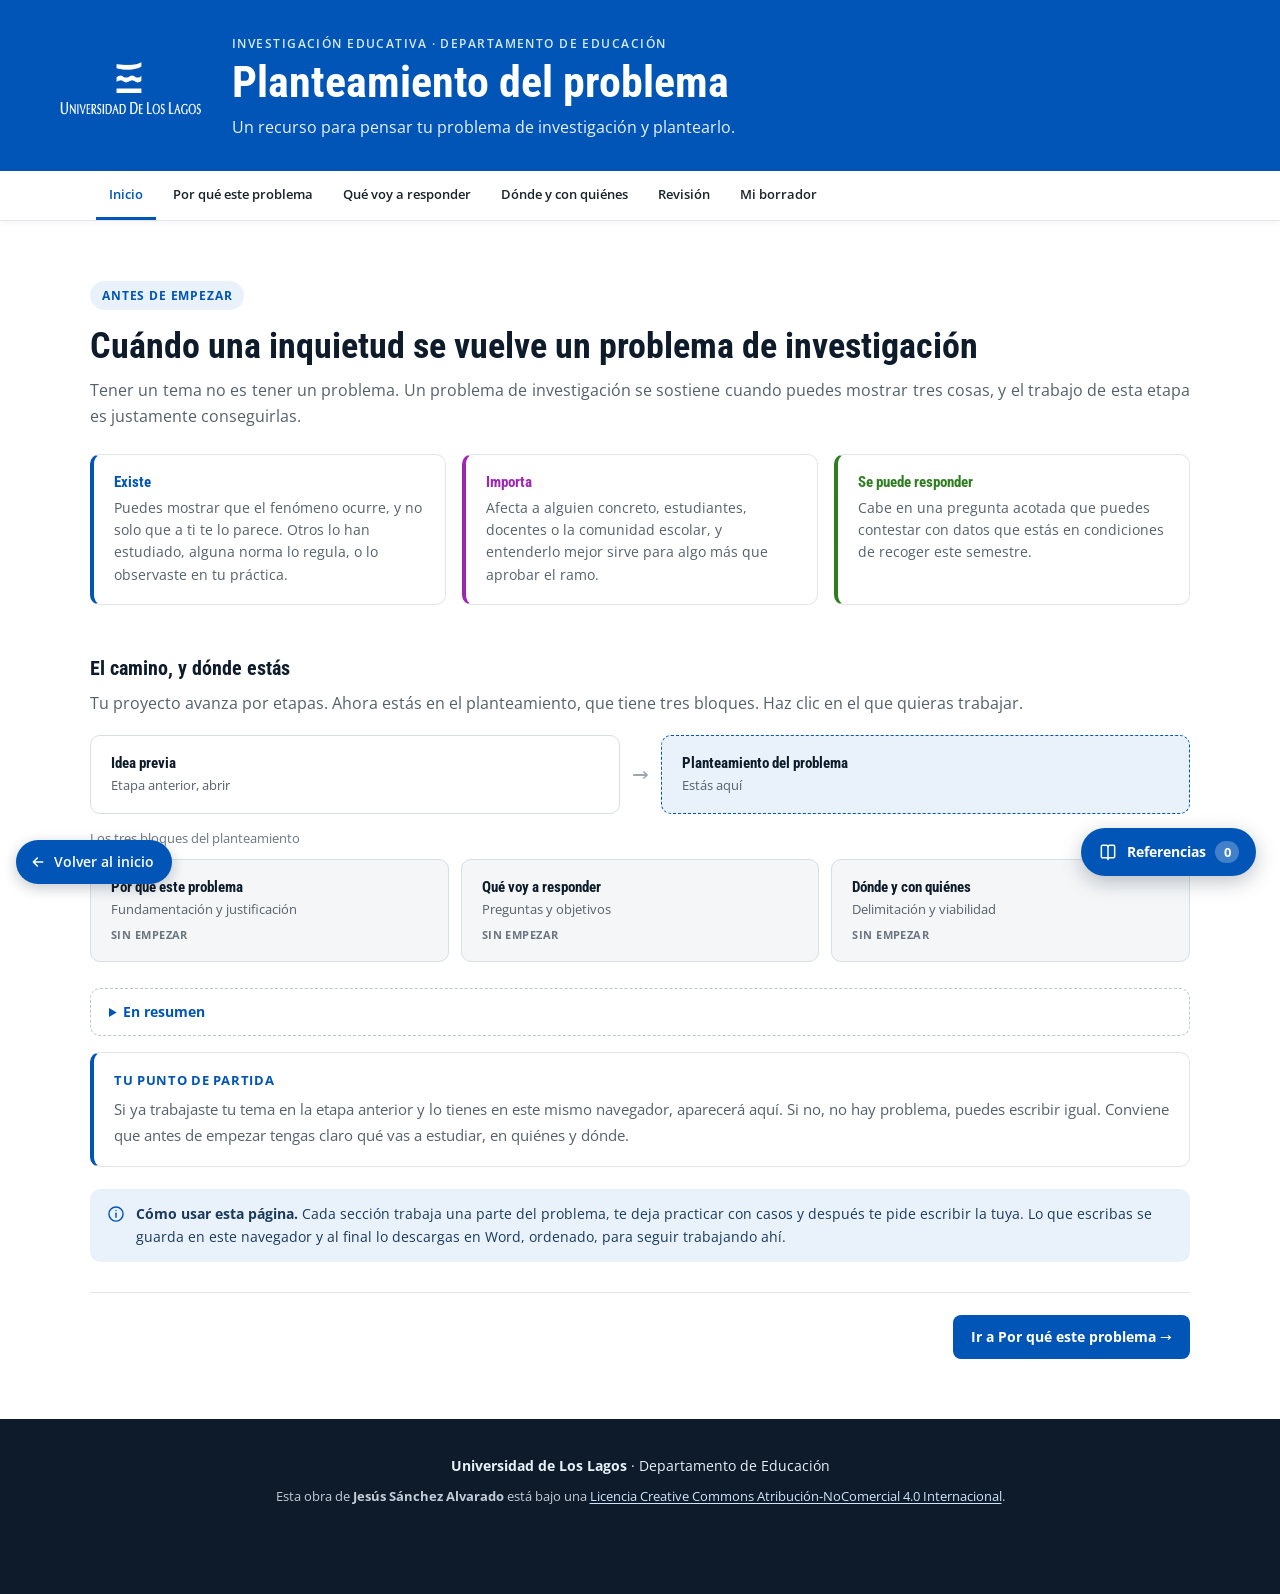
<file: 2-planteamiento/index.html>
<!DOCTYPE html>
<html lang="es">
<head>
<meta charset="utf-8">
<meta name="viewport" content="width=device-width, initial-scale=1">
<title>Planteamiento del problema · Investigación Educativa</title>
<link rel="stylesheet" href="../comun/fuentes.css">
<script src="../comun/lib/docx.umd.js"></script>
<style>
  :root{
    --azul:#0055B7;--azul-osc:#003d85;--azul-claro:#e9f2fb;--celeste:#8FC6E8;
    --morado:#9F26B4;--morado-claro:#f3e8f7;
    --verde:#3FAE29;--verde-texto:#2E7D1F;--verde-claro:#eafbe6;--verde-borde:#ACDA90;
    --rojo:#b0392b;--rojo-claro:#fdeeee;
    --ambar-texto:#7a5d12;--ambar-claro:#fff8e6;--ambar-borde:#f0dca0;
    --tinta:#0d1b2a;--texto:#1a232b;--texto-2:#3a4551;--texto-3:#55606b;
    --borde:#e2e6ea;--gris-claro:#f4f6f8;--fondo-alt:#f9fafb;
  }
  *{box-sizing:border-box}
  body{margin:0;padding:0;background:#fff;font-family:'Open Sans',sans-serif;color:var(--texto);line-height:1.6;overflow-x:hidden}
  a{color:var(--azul)}
  a:hover{color:var(--azul-osc)}
  h1,h2,h3,h4{font-family:'Roboto Condensed',sans-serif;margin:0;line-height:1.15}
  img{display:block;max-width:100%;height:auto}
  button{font-family:inherit}
  textarea,input[type=text]{font-family:'Open Sans',sans-serif}
  html{scroll-behavior:smooth}
  section[id]{scroll-margin-top:110px}
  .skip-link{position:absolute;left:-999px;top:0;background:var(--azul);color:#fff;padding:10px 18px;z-index:200;border-radius:0 0 6px 0}
  .skip-link:focus{left:0}
  :focus-visible{outline:3px solid var(--azul);outline-offset:2px}
  ::selection{background:var(--celeste)}
  .sec{padding:60px clamp(20px,6vw,56px)}
  .sec-alt{background:var(--fondo-alt)}
  .wrap{max-width:1100px;margin:0 auto}
  .badge{display:inline-block;font:700 12px 'Open Sans',sans-serif;letter-spacing:.07em;text-transform:uppercase;padding:6px 12px;border-radius:20px;margin:0 0 16px}
  .b-azul{background:var(--azul-claro);color:var(--azul)}
  .b-verde{background:var(--verde-claro);color:var(--verde-texto)}
  .b-morado{background:var(--morado-claro);color:var(--morado)}
  .b-ambar{background:#fff1c2;color:var(--ambar-texto)}
  .h2{font-size:clamp(26px,3.2vw,36px);margin-bottom:10px;color:var(--tinta)}
  .h3{font-size:20px;margin:36px 0 10px;color:var(--tinta)}
  .lead{font-size:15.5px;line-height:1.7;color:var(--texto-3);margin:0 0 24px;max-width:100%;text-align:justify}
  table th{background:var(--azul)!important}
  .grid{display:grid;grid-template-columns:repeat(auto-fit,minmax(240px,1fr));gap:16px}
  .card{background:#fff;border:1px solid var(--borde);border-radius:10px;padding:18px 20px;transition:transform .18s ease,box-shadow .18s ease,border-color .18s ease}
  .card:hover{transform:translateY(-3px);box-shadow:0 10px 24px rgba(13,27,42,.09)}
  .quiz{transition:box-shadow .18s ease}
  .quiz:hover{box-shadow:0 8px 20px rgba(13,27,42,.06)}
  .par-caja{transition:transform .18s ease,box-shadow .18s ease}
  .par-caja:hover{transform:translateY(-3px);box-shadow:0 10px 24px rgba(13,27,42,.09)}
  .btn{transition:transform .15s ease,box-shadow .15s ease,background .15s ease}
  .btn:hover{transform:translateY(-2px);box-shadow:0 6px 16px rgba(13,27,42,.12)}
  .card-t{font:700 15px 'Roboto Condensed',sans-serif;margin:0 0 6px;color:var(--tinta)}
  .card p.txt{font-size:14px;line-height:1.6;color:var(--texto-3);margin:0}
  .aviso{display:flex;gap:10px;align-items:flex-start;background:var(--azul-claro);border-radius:10px;padding:14px 16px;margin:0 0 22px;font-size:14px;line-height:1.6;color:#1a3a5c}
  .aviso-ambar{background:var(--ambar-claro);border:1px solid var(--ambar-borde);color:#5c4a14}
  .aviso p{margin:0}
  .btn{min-height:44px;padding:11px 18px;border-radius:8px;font:700 13.5px 'Open Sans',sans-serif;cursor:pointer;border:none}
  .btn-pri{background:var(--azul);color:#fff}
  .btn-pri:hover{background:var(--azul-osc)}
  .btn-sec{background:#fff;color:var(--azul);border:1.5px solid var(--azul)}
  .btn-sec:hover{background:var(--azul-claro)}
  .btn-ghost{background:transparent;color:var(--texto-3);border:1.5px dashed #b7c2cc}
  .btn-ghost:hover{border-color:var(--azul);color:var(--azul)}
  .campo{margin-bottom:16px}
  .campo label{display:block;font:700 12px 'Open Sans',sans-serif;text-transform:uppercase;letter-spacing:.04em;margin-bottom:6px;color:var(--azul)}
  .campo .ayuda{font-size:12.5px;color:#6b7682;margin:0 0 8px;line-height:1.55}
  .campo textarea,.campo input[type=text]{width:100%;border-radius:8px;border:1.5px solid #d7dee5;padding:12px 14px;font-size:14.5px;line-height:1.55;color:var(--texto);resize:vertical}
  .campo textarea{min-height:82px}
  .campo input[type=text]{min-height:46px}
  .campo textarea:focus,.campo input[type=text]:focus{outline:none;border-color:var(--azul);box-shadow:0 0 0 3px rgba(0,85,183,.15)}
  textarea::placeholder,input::placeholder{color:#6b7682;opacity:1}
  .quiz{background:#fff;border:1px solid var(--borde);border-radius:10px;padding:20px 22px}
  .quiz-p{font:700 15px 'Roboto Condensed',sans-serif;color:var(--tinta);margin:0 0 14px;line-height:1.35}
  .quiz-ops{display:grid;grid-template-columns:repeat(auto-fit,minmax(210px,1fr));gap:8px}
  .opcion{min-height:44px;padding:11px 14px;border-radius:8px;font:600 13.5px 'Open Sans',sans-serif;cursor:pointer;text-align:left;display:flex;gap:8px;align-items:flex-start;background:#fff;border:1.5px solid #d7dee5;color:var(--texto)}
  .opcion{transition:transform .16s ease,box-shadow .16s ease,border-color .16s ease,background-color .16s ease}
  .opcion:hover:not([disabled]){border-color:var(--azul);transform:translateY(-2px);box-shadow:0 8px 18px rgba(13,27,42,.09)}
  .marca{flex:none;font-weight:700;min-width:1em}
  .fb{margin-top:14px;padding:14px 16px;border-radius:8px}
  .fb p{margin:0;font-size:13.5px;line-height:1.6;color:var(--texto-2)}
  .fb p.fb-t{font:700 13px 'Open Sans',sans-serif;margin-bottom:4px}
  .ejemplo{background:var(--gris-claro);border-left:4px solid #c9d3db;border-radius:0 8px 8px 0;padding:13px 15px;font-size:14px;line-height:1.6;color:var(--texto-2);margin:0 0 12px}
  .par{display:grid;grid-template-columns:1fr;gap:12px}
  @media(min-width:780px){.par{grid-template-columns:1fr 1fr}}
  .par-caja{border-radius:10px;padding:14px 16px;font-size:14px;line-height:1.6}
  .par-mal{background:var(--rojo-claro);border:1px solid #f3c9c2;color:var(--texto-2)}
  .par-bien{background:var(--verde-claro);border:1px solid var(--verde-borde);color:var(--texto-2)}
  .par-rot{font:700 11.5px 'Open Sans',sans-serif;text-transform:uppercase;letter-spacing:.05em;margin:0 0 6px}
  .vista{background:var(--fondo-alt);border:1px solid var(--borde);border-radius:8px;padding:16px 18px;font-size:15px;line-height:1.7;color:var(--texto-2)}
  .navLink{flex:none;padding:14px 13px;font:600 13px 'Open Sans',sans-serif;color:var(--texto);text-decoration:none;border-bottom:3px solid transparent;white-space:nowrap}
  .navLink:hover{color:var(--azul)}
  .navLink[aria-current="true"]{color:var(--azul);border-bottom-color:var(--azul)}
  .barra{background:var(--gris-claro);border-radius:100px;height:9px;overflow:hidden}
  .barra > div{height:9px;background:var(--verde-texto);border-radius:100px;width:0;transition:width .4s ease}
  .visually-hidden{position:absolute;width:1px;height:1px;padding:0;margin:-1px;overflow:hidden;clip:rect(0,0,0,0);white-space:nowrap;border:0}
  details.plegable{background:#fff;border:1px dashed #b6c6d6;border-radius:10px;padding:0 18px;margin:16px 0}
  details.plegable > summary{cursor:pointer;padding:14px 0;font:700 13.5px 'Open Sans',sans-serif;color:var(--azul);min-height:44px}
  details.plegable[open]{padding-bottom:16px}
  details.plegable p{font-size:14px;line-height:1.65;color:var(--texto-2);margin:0 0 10px}
  .asistente-slot{display:none}
  #arriba{position:fixed;bottom:86px;right:24px;width:48px;height:48px;border-radius:50%;background:var(--azul);color:#fff;border:none;display:flex;align-items:center;justify-content:center;cursor:pointer;box-shadow:0 4px 14px rgba(0,0,0,.2);opacity:0;pointer-events:none;transition:opacity .25s ease;z-index:150}
  #arriba.ver{opacity:1;pointer-events:auto}
  #anotar{position:fixed;bottom:24px;right:82px;min-height:48px;padding:0 18px;border-radius:24px;background:#fff;color:var(--azul);border:1.5px solid var(--azul);display:flex;align-items:center;gap:8px;cursor:pointer;box-shadow:0 4px 14px rgba(13,27,42,.18);font:700 13px 'Open Sans',sans-serif;z-index:150}
  #anotar:hover{background:var(--azul-claro)}
  #panelPreguntas{position:fixed;bottom:84px;right:24px;width:min(360px,calc(100vw - 32px));background:#fff;border:1px solid var(--borde);border-radius:12px;box-shadow:0 14px 40px rgba(13,27,42,.22);padding:16px 18px;z-index:160;display:none}
  #panelPreguntas.abierto{display:block}
  .pregunta-item{display:flex;gap:10px;align-items:flex-start;padding:10px 0;border-bottom:1px solid #eef1f4}
  .pregunta-item:last-child{border-bottom:none}
  .pregunta-item input[type=checkbox]{width:18px;height:18px;flex:none;margin-top:3px;accent-color:var(--verde-texto)}
  .pregunta-item p{margin:0;font-size:14px;line-height:1.55;color:var(--texto-2);flex:1}
  .pregunta-item.resuelta p{text-decoration:line-through;color:#6b7682}
  .pregunta-borrar{background:none;border:none;color:#6b7682;cursor:pointer;font:700 15px 'Open Sans',sans-serif;line-height:1;padding:6px 8px;border-radius:6px;min-height:32px}
  .pregunta-borrar:hover{color:var(--rojo);background:var(--rojo-claro)}
  .paso{border-top:1px solid var(--borde);margin-top:36px;padding-top:30px}
  .paso-alt{background:var(--fondo-alt);border:1px solid var(--borde);border-radius:14px;padding:26px clamp(16px,3vw,30px);margin-top:36px;border-top:1px solid var(--borde)}
  .paso-num{display:flex;align-items:center;gap:9px;font:700 12px 'Open Sans',sans-serif;letter-spacing:.07em;text-transform:uppercase;color:var(--azul);margin:0 0 10px}
  .paso-num i{font-style:normal;display:inline-flex;align-items:center;justify-content:center;width:26px;height:26px;border-radius:50%;background:var(--azul);color:#fff;font-size:12.5px;flex:0 0 auto}
  .paso > .h3:first-of-type,.paso-alt > .h3:first-of-type{margin-top:0}
  .card + .h3, .grid + .h3, .est-card + .h3, .scroll-x + .h3{margin-top:52px}
  .paso > .card + .h3, .paso-alt > .card + .h3, .paso > .grid + .h3, .paso-alt > .grid + .h3{margin-top:52px}
  .ruta{display:flex;flex-wrap:wrap;gap:8px;margin:0 0 28px;padding:0;list-style:none}
  .ruta li{margin:0}
  .ruta a{display:inline-block;text-decoration:none;font:600 13px 'Open Sans',sans-serif;color:var(--texto-2);background:#fff;border:1px solid var(--borde);border-radius:20px;padding:7px 14px;min-height:34px;transition:border-color .18s ease,color .18s ease,background .18s ease}
  .ruta a:hover,.ruta a:focus-visible{border-color:var(--azul);color:var(--azul);background:var(--azul-claro)}
  .ruta a b{color:var(--azul)}
  mark.mk{padding:1px 4px;border-radius:3px;color:#1a232b;background:#ffe9a8}
  mark.mk-enf{background:#cfe4fb}
  mark.mk-mue{background:#e6dbf7}
  mark.mk-ins{background:#d9f0cf}
  mark.mk-res{background:#ffe2d2}
  sup.mkr{font:700 9.5px 'Open Sans',sans-serif;text-transform:uppercase;letter-spacing:.05em;color:var(--texto-3);margin-left:3px;white-space:nowrap;vertical-align:super}
  .leyenda{display:flex;flex-wrap:wrap;gap:8px;margin:0 0 14px;padding:0;list-style:none}
  .leyenda li{font:600 11.5px 'Open Sans',sans-serif;color:var(--texto-2);border-radius:20px;padding:5px 11px}
  .card-cab{display:flex;align-items:center;gap:9px;margin:0 0 6px}
  .card-cab .card-t{margin:0}
  .ico{flex:0 0 auto;display:inline-flex}
  .ico svg{display:block}
  .aviso > .ico{margin-top:1px;color:var(--azul)}
  .aviso-ambar > .ico{color:var(--ambar-texto)}
  .aviso > p{margin:0}
  .est-card{background:#fff;border:1px solid var(--borde);border-radius:10px;padding:16px 18px;margin:0 0 14px}
  .est-top{display:flex;align-items:center;justify-content:space-between;gap:12px;margin:0 0 12px}
  .est-n{font:700 13px 'Roboto Condensed',sans-serif;color:var(--tinta);text-transform:uppercase;letter-spacing:.05em;margin:0}
  .est-grid{display:grid;grid-template-columns:repeat(auto-fit,minmax(200px,1fr));gap:12px}
  .est-grid .campo{margin:0}
  .est-grid label{display:block;font:700 11.5px 'Open Sans',sans-serif;color:var(--texto-2);margin:0 0 4px}
  .est-grid input,.est-grid select,.est-grid textarea{width:100%;min-height:42px;border-radius:8px;border:1.5px solid #d7dee5;padding:9px 11px;font-size:14px;font-family:'Open Sans',sans-serif;background:#fff;color:var(--texto)}
  .est-grid textarea{min-height:66px;resize:vertical}
  .est-ancho{grid-column:1/-1}
  #areaImpresion{display:none}
  @media (prefers-reduced-motion: reduce){*,*::before,*::after{animation:none!important;transition:none!important;scroll-behavior:auto!important}
    .card:hover,.par-caja:hover,.opcion:hover,.btn:hover{transform:none!important}}
  @media print{
    body *{visibility:hidden}
    #areaImpresion,#areaImpresion *{visibility:visible}
    #areaImpresion{display:block;position:absolute;top:0;left:0;width:100%;padding:24px}
    #arriba{display:none}
  }
  /* ===== burbuja de referencias ===== */
  .burbuja{position:fixed;right:24px;bottom:24px;z-index:151;display:inline-flex;align-items:center;gap:9px;background:var(--azul);color:#fff;text-decoration:none;padding:12px 17px;border-radius:30px;box-shadow:0 6px 20px rgba(13,27,42,.26);font:700 13.5px 'Open Sans',sans-serif;min-height:48px;transition:transform .16s ease,background .16s ease}
  .burbuja:hover{background:var(--azul-osc);color:#fff;transform:translateY(-2px)}
  .burbuja .ico svg{display:block}
  .burbuja-n{background:#fff;color:var(--azul);border-radius:20px;min-width:24px;height:22px;display:inline-flex;align-items:center;justify-content:center;font:700 12.5px 'Open Sans',sans-serif;padding:0 7px}
  .burbuja-n.cero{background:rgba(255,255,255,.26);color:#fff}
  @media (max-width:520px){ .burbuja-t{display:none} .burbuja{right:16px;bottom:16px;padding:12px 15px} }
  @media print{ .burbuja{display:none} }
</style><link rel="stylesheet" href="../comun/cimbra.css">
</head>
<body>
<a href="../index.html" class="cimbra-volver" aria-label="Volver al inicio de Cimbra"><svg viewBox="0 0 24 24" fill="none" stroke="currentColor" stroke-width="2.4" stroke-linecap="round" stroke-linejoin="round" aria-hidden="true"><path d="M19 12H5M11 6l-6 6 6 6"/></svg>Volver al inicio</a>

<a href="#principal" class="skip-link">Saltar al contenido principal</a>

<header id="cabecera" style="background:#0055B7;color:#fff;padding:36px clamp(20px,6vw,56px) 30px"></header>

<nav aria-label="Secciones" style="position:sticky;top:0;z-index:100;background:#fff;border-bottom:1px solid #e2e6ea;box-shadow:0 2px 8px rgba(0,0,0,.04)">
  <div style="display:flex;gap:4px;overflow-x:auto;padding:0 clamp(20px,6vw,56px);scrollbar-width:thin;max-width:1200px;margin:0 auto" id="navFila"></div>
</nav>

<main id="principal">

<!-- MAPA -->
<section id="mapa" class="sec" data-vista="inicio">
  <div class="wrap">
    <p class="badge b-azul">Antes de empezar</p>
    <h2 class="h2">Cuándo una inquietud se vuelve un problema de investigación</h2>
    <p class="lead">Tener un tema no es tener un problema. Un problema de investigación se sostiene cuando puedes mostrar tres cosas, y el trabajo de esta etapa es justamente conseguirlas.</p>

    <div class="grid" style="margin-bottom:24px" id="mapaWrap"></div>

    <h3 class="h3">El camino, y dónde estás</h3>
    <p class="lead" style="margin-bottom:18px">Tu proyecto avanza por etapas. Ahora estás en el planteamiento, que tiene tres bloques. Haz clic en el que quieras trabajar.</p>
    <div id="esquema" style="margin-bottom:26px"></div>

    <details class="plegable">
      <summary>En resumen</summary>
      <p>Lo que trabajes aquí se ordena después en seis apartados. <strong>Fundamentación</strong> y <strong>justificación</strong> recogen lo que muestra que el problema existe e importa. <strong>Preguntas</strong> y <strong>objetivos</strong> precisan qué vas a responder y cómo. <strong>Delimitación</strong> y <strong>viabilidad</strong> dicen dónde, con quiénes y con qué recursos.</p>
      <p>No te preocupes ahora del orden ni de la extensión. Primero piensa el problema, después lo acomodas en el formato.</p>
    </details>

    <div class="card" style="border-left:4px solid var(--azul);margin-bottom:22px">
      <p style="font:700 13px 'Open Sans',sans-serif;letter-spacing:.05em;text-transform:uppercase;color:var(--azul);margin:0 0 8px">Tu punto de partida</p>
      <p id="ecoTema" style="font-size:15px;line-height:1.7;color:var(--texto-2);margin:0"></p>
    </div>

    <div class="aviso">
      <span class="ico"><svg width="20" height="20" viewBox="0 0 24 24" fill="none" stroke="currentColor" stroke-width="1.7" stroke-linecap="round" stroke-linejoin="round" aria-hidden="true" focusable="false"><circle cx="12" cy="12" r="8.5"/><path d="M12 11v5"/><path d="M12 7.8h.01"/></svg></span>
      <p><strong>Cómo usar esta página.</strong> Cada sección trabaja una parte del problema, te deja practicar con casos y después te pide escribir la tuya. Lo que escribas se guarda en este navegador y al final lo descargas en Word, ordenado, para seguir trabajando ahí.</p>
    </div>
    <div class="asistente-slot" data-asistente="mapa"></div>
  </div>
</section>

<!-- FUNDAMENTACIÓN -->
<section id="fundamentacion" class="sec" data-vista="porque">
  <div class="wrap">
    <p class="badge b-verde">Fundamentación</p>
    <h2 class="h2">Demuestra que tu problema no es solo una impresión</h2>
    <p class="lead">Fundamentar es mostrar que otras personas ya estudiaron o regularon esto, y que aun así queda algo sin responder. Son tres perspectivas que se escriben seguidas, en máximo dos carillas, y terminan nombrando el vacío que tú vas a abordar.</p>

    <ul class="ruta">
      <li><a href="#pasoF1"><b>1</b> Las tres perspectivas</a></li>
      <li><a href="#pasoF2"><b>2</b> Cómo se ha mirado</a></li>
      <li><a href="#pasoF3"><b>3</b> Tu tabla de estudios</a></li>
      <li><a href="#pasoF4"><b>4</b> De la tabla al párrafo</a></li>
      <li><a href="#pasoF5"><b>5</b> El vacío</a></li>
      <li><a href="#pasoF6"><b>6</b> Escribe la tuya</a></li>
    </ul>

    <!-- PASO 1 -->
    <div id="pasoF1" class="paso" style="border-top:0;margin-top:0;padding-top:0">
      <p class="paso-num"><i>1</i> Las tres perspectivas</p>
      <div class="grid" style="margin-bottom:22px" id="perspectivasWrap"></div>

      <div class="aviso">
        <span class="ico"><svg width="20" height="20" viewBox="0 0 24 24" fill="none" stroke="currentColor" stroke-width="1.7" stroke-linecap="round" stroke-linejoin="round" aria-hidden="true" focusable="false"><circle cx="12" cy="12" r="8.5"/><path d="M12 11v5"/><path d="M12 7.8h.01"/></svg></span>
        <p><strong>Por qué importan las tres juntas.</strong> Con solo conceptos, tu problema es una idea teórica. Con solo normativa, es un deber que nadie ha estudiado. Con solo estudios previos, no se sabe de qué estás hablando ni si al sistema le importa. Las tres juntas son las que te permiten llegar al vacío, que es el punto donde empieza tu investigación.</p>
      </div>

      <details class="plegable">
        <summary>¿Cuántas fuentes se necesitan, y qué tan recientes?</summary>
        <p>No existe un número correcto. Cooper (1988) mostró que las revisiones de literatura se diferencian, entre otras cosas, por su <strong>cobertura</strong>, y que junto a las exhaustivas, que intentan agotar la literatura disponible, existen las <strong>representativas</strong> y las <strong>centrales o pivotales</strong>, que trabajan con un conjunto acotado de estudios bien elegidos. Una investigación de pregrado se ubica en esos dos últimos casos, así que la pregunta no es cuántas fuentes tienes, sino si las que tienes representan la discusión.</p>
        <p>En esta asignatura se trabaja con un rango de <strong>10 a 12 referencias</strong> y con artículos científicos al menos un <strong>40% publicado en los últimos cinco años</strong>. El rango existe porque con menos de siete cuesta sostener tres perspectivas distintas, y porque más de diez, en esta etapa, suele significar que se está citando sin haber leído. El porcentaje deja espacio para los autores clásicos que definen los conceptos y, al mismo tiempo, exige que buena parte del estado del arte refleje la discusión actual.</p>
        <p>Si todo lo que se cita viene de un solo país o de hace quince años, no se puede afirmar que falta algo hoy y aquí, que es justamente lo que hay que afirmar al nombrar el vacío.</p>
      </details>

      <h3 class="h3">Distingue las tres perspectivas</h3>
      <p class="lead" style="margin-bottom:18px">Cuatro referencias de un trabajo sobre violencia hacia docentes. Indica a qué perspectiva corresponde cada una.</p>
      <div style="display:flex;flex-direction:column;gap:16px" id="refsWrap"></div>
      <div id="refsAviso" class="visually-hidden" aria-live="polite" aria-atomic="true"></div>
    </div>

    <!-- PASO 2 -->
    <div id="pasoF2" class="paso-alt">
      <p class="paso-num"><i>2</i> Cómo se ha mirado tu problema</p>
      <p class="lead" style="margin-bottom:18px">Cada estudio que leíste tomó decisiones sobre cómo mirar, a quiénes estudió, con qué recogió la información y qué tipo de respuesta buscaba. Reconocerlas ahora te sirve para dos cosas. Para ver si tu problema siempre se ha mirado de la misma manera, que es uno de los vacíos posibles, y porque más adelante vas a tener que tomar esas mismas decisiones en tu propio estudio.</p>

      <div class="grid" style="margin-bottom:22px" id="enfoquesWrap"></div>

      <div class="aviso">
        <span class="ico"><svg width="20" height="20" viewBox="0 0 24 24" fill="none" stroke="currentColor" stroke-width="1.7" stroke-linecap="round" stroke-linejoin="round" aria-hidden="true" focusable="false"><circle cx="12" cy="12" r="8.5"/><path d="M12 11v5"/><path d="M12 7.8h.01"/></svg></span>
        <p><strong>Enfoque no es lo mismo que paradigma.</strong> El enfoque es la estrategia para estudiar el fenómeno, y los artículos casi siempre lo declaran en su sección de método. El paradigma es la postura sobre qué cuenta como conocimiento, y los artículos rara vez lo escriben, aunque las tesis sí. Por eso aquí solo se trabaja el enfoque, que es lo que puedes reconocer leyendo. El paradigma, y la justificación de tu propia elección, se trabajan en la etapa del diseño metodológico.</p>
      </div>

      <h3 class="h3" style="font-size:17px">Reconoce el enfoque</h3>
      <p class="lead" style="margin-bottom:18px">Cuatro fragmentos como los que vas a encontrar en la sección de método de los artículos que leas.</p>
      <div style="display:flex;flex-direction:column;gap:16px;margin-bottom:22px" id="enfoqueQuiz"></div>
      <div id="enfoqueAviso" class="visually-hidden" aria-live="polite" aria-atomic="true"></div>

      <details class="plegable">
        <summary>Practica con un artículo real</summary>
        <p style="font-size:13px;color:var(--texto-3)">Resumen de Olivares Olguín et al. (2025), reproducido de forma abreviada para fines didácticos.</p>
        <p class="ejemplo">"En Chile, los niveles de comprensión lectora son preocupantes. [...] se evaluó la contribución de un método diseñado para mejorar la comprensión lectora y la escritura en un Centro de Educación Integrada de Adultos en la ciudad de Viña del Mar, Chile. La investigación, de enfoque mixto, incluyó un pretest, la aplicación del método, un postest y un grupo de discusión. Los resultados cuantitativos mostraron que el 99% de las y los estudiantes mejoró al menos 1,2 puntos en una escala de 1,0 a 7,0 [...]. En el plano cualitativo, las y los participantes destacaron el desarrollo de aprendizajes significativos que fortalecieron su desempeño académico."</p>
        <div style="display:flex;flex-direction:column;gap:16px" id="mixtoQuiz"></div>
        <div id="mixtoAviso" class="visually-hidden" aria-live="polite" aria-atomic="true"></div>
      </details>
    </div>

    <!-- PASO 3 -->
    <div id="pasoF3" class="paso">
      <p class="paso-num"><i>3</i> Tu tabla de estudios</p>
      <p class="lead" style="margin-bottom:18px">Aquí registras los estudios de tu estado del arte, uno por tarjeta. De esta tabla salen después el párrafo de fundamentación, el vacío y buena parte de tu diseño metodológico, así que conviene llenarla mientras lees y no al final.</p>

      <details class="plegable" open>
        <summary>Cómo se llena una tarjeta, con un artículo real</summary>
        <p style="font-size:13px;color:var(--texto-3);margin-bottom:10px">Resumen de Zelaya-Guzmán et al. (2024), reproducido de forma abreviada. Cada color marca de dónde sale cada campo.</p>
        <ul class="leyenda">
          <li style="background:#cfe4fb">Enfoque</li>
          <li style="background:#e6dbf7">Participantes</li>
          <li style="background:#d9f0cf">Instrumento</li>
          <li style="background:#ffe2d2">Resultado principal</li>
        </ul>
        <p class="ejemplo">"El uso de la Inteligencia Artificial (IA) cada vez es mayor en diferentes actividades que desarrollan los estudiantes universitarios. [...] el presente documento explora la relación entre el uso de herramientas de IA y el rendimiento académico de los estudiantes de la Universidad Privada Domingo Savio, Sede Cochabamba. Se trabajó con una <mark class="mk mk-mue">muestra aleatoria de 326 estudiantes</mark><sup class="mkr">participantes</sup>. [...] Por medio de un <mark class="mk mk-enf">enfoque cuantitativo y transversal</mark><sup class="mkr">enfoque</sup>, se recolectaron datos mediante <mark class="mk mk-ins">una encuesta</mark><sup class="mkr">instrumento</sup> [...]. Al finalizar, los resultados indican que, <mark class="mk mk-res">aunque existe una correlación positiva entre el uso de IA y la mejora del rendimiento académico, este no es un factor completamente determinante</mark><sup class="mkr">resultado</sup>. Donde un <mark class="mk mk-res">57% de los estudiantes reportó una mejora en su desempeño, mientras que un 41% no percibió cambios significativos</mark><sup class="mkr">resultado</sup>."</p>
        <p style="font-size:13.5px;line-height:1.7;color:var(--texto-2);margin-bottom:10px"><strong>La tarjeta queda así.</strong></p>
        <div class="scroll-x" style="overflow-x:auto;margin-bottom:12px">
          <table style="width:100%;border-collapse:collapse;font-size:13px;min-width:620px">
            <caption class="visually-hidden">Ejemplo de una fila completa de la tabla de estudios</caption>
            <thead><tr>
              <th scope="col" style="background:var(--tinta);color:#fff;text-align:left;padding:8px 11px;font:700 11.5px 'Open Sans',sans-serif">Autor y año</th>
              <th scope="col" style="background:var(--tinta);color:#fff;text-align:left;padding:8px 11px;font:700 11.5px 'Open Sans',sans-serif">Ámbito y país</th>
              <th scope="col" style="background:var(--tinta);color:#fff;text-align:left;padding:8px 11px;font:700 11.5px 'Open Sans',sans-serif">Enfoque o tipo de estudio</th>
              <th scope="col" style="background:var(--tinta);color:#fff;text-align:left;padding:8px 11px;font:700 11.5px 'Open Sans',sans-serif">Participantes</th>
              <th scope="col" style="background:var(--tinta);color:#fff;text-align:left;padding:8px 11px;font:700 11.5px 'Open Sans',sans-serif">Instrumento</th>
              <th scope="col" style="background:var(--tinta);color:#fff;text-align:left;padding:8px 11px;font:700 11.5px 'Open Sans',sans-serif">Resultado principal</th>
            </tr></thead>
            <tbody><tr>
              <td style="padding:8px 11px;border-top:1px solid #eef1f4">Zelaya-Guzmán et al. (2024)</td>
              <td style="padding:8px 11px;border-top:1px solid #eef1f4">Internacional, Bolivia</td>
              <td style="padding:8px 11px;border-top:1px solid #eef1f4">Cuantitativo</td>
              <td style="padding:8px 11px;border-top:1px solid #eef1f4">326 estudiantes universitarios</td>
              <td style="padding:8px 11px;border-top:1px solid #eef1f4">Encuesta</td>
              <td style="padding:8px 11px;border-top:1px solid #eef1f4">Correlación positiva entre uso de IA y rendimiento, sin ser determinante. 57% percibe mejora y 41% no percibe cambios.</td>
            </tr></tbody>
          </table>
        </div>
        <p style="font-size:13px;color:var(--texto-3);margin:0">Fíjate en que el resultado se escribe en una frase, no se copia el resumen completo. Si al llenar la columna de enfoque ves que todos los estudios dicen lo mismo, ahí tienes un vacío metodológico.</p>
      </details>

      <details class="plegable">
        <summary>Me encontré una revisión sistemática, ¿qué es?</summary>
        <p>Es un estudio que no salió a recoger datos. Buscó en las bases de datos los estudios ya publicados sobre un tema, los seleccionó con criterios que declara y resume qué encontraron todos juntos. Cuando además suma las cifras de esos estudios en un solo cálculo, se llama metaanálisis.</p>
        <p>Sirve, y bastante. Te entrega en un solo texto el panorama de lo que se sabe, y su lista de referencias funciona como un mapa para llegar a los estudios originales que te interesan.</p>
        <p><strong>Antes de usarla, revisa cómo la hicieron.</strong> Eso viene en su sección de método, en uno o dos párrafos, y se lee rápido.</p>
        <ul style="font-size:14px;line-height:1.65;color:var(--texto-2);margin:0 0 10px;padding-left:20px">
          <li style="margin-bottom:6px"><strong>En qué bases buscó.</strong> Web of Science y Scopus reúnen revistas con revisión por pares, y SciELO o Redalyc agregan la producción latinoamericana. Una revisión que solo buscó en Google se lee con más cuidado.</li>
          <li style="margin-bottom:6px"><strong>Qué años cubrió.</strong> Una revisión de 2023 que revisó hasta 2015 no te está diciendo lo que se sabe hoy.</li>
          <li style="margin-bottom:6px"><strong>De qué países son los estudios que reunió.</strong> Si son todos europeos o de Estados Unidos, te dice lo que se sabe allá, y eso no es lo mismo que lo que pasa en Chile. Ahí puede estar tu vacío de contexto.</li>
          <li style="margin-bottom:0"><strong>Cuántos estudios quedaron al final, y por qué se dejaron fuera los demás.</strong> Una revisión que partió con 800 y terminó con 12 fue exigente, y conviene saber con qué criterio.</li>
        </ul>
        <p><strong>Cómo se registra en tu tarjeta.</strong> Una revisión no tiene enfoque propio, porque ella no midió ni entrevistó a nadie. Por eso se marca como tipo de estudio, y los enfoques que anotas son los de los estudios que reunió.</p>
        <p class="ejemplo" style="margin-bottom:10px">
          <strong>Enfoque o tipo de estudio.</strong> Revisión sistemática. Al marcarla aparece una casilla más, para anotar qué enfoques tenían los estudios que reunió<br>
          <strong>Qué enfoques tenían los estudios que reunió.</strong> 30 cuantitativos y 11 cualitativos, por ejemplo. Viene en su sección de método o de resultados<br>
          <strong>Participantes.</strong> 41 estudios revisados, en lugar de personas<br>
          <strong>Instrumento.</strong> Búsqueda en bases de datos, y si quieres, cuáles<br>
          <strong>Resultado principal.</strong> La conclusión general a la que llegó, en una frase
        </p>
        <p>Ese dato de los enfoques te sirve después. Si la revisión reunió 41 estudios y todos midieron, nadie ha ido a preguntarle a las personas todavía, y ahí tienes un vacío metodológico dicho con evidencia.</p>
        <p style="margin:0">Y cuenta como un estudio de tu tabla y como una referencia, no como los 41 que revisó.</p>
      </details>

      <div class="aviso">
        <span class="ico"><svg width="20" height="20" viewBox="0 0 24 24" fill="none" stroke="currentColor" stroke-width="1.7" stroke-linecap="round" stroke-linejoin="round" aria-hidden="true" focusable="false"><circle cx="12" cy="12" r="8.5"/><path d="M12 11v5"/><path d="M12 7.8h.01"/></svg></span>
        <p><strong>Si no encuentras estudios chilenos.</strong> Lo primero es buscar en Chile, porque es el contexto en el que vas a investigar. Cuando no hay, el nivel más cercano es <strong>América Latina</strong>, que comparte buena parte de las condiciones del sistema escolar, y ahí sí se suele encontrar algo. Marca esos estudios como latinoamericanos, no como nacionales, porque la diferencia importa después. <strong>Y que no haya evidencia chilena no es un problema, es un hallazgo.</strong> Es la base de un vacío de contexto, y se escribe tal cual. "La evidencia disponible proviene de otros países de la región y no se han encontrado estudios realizados en Chile."</p>
      </div>

      <div id="migracionEstudios" style="display:none"></div>
      <div id="estudiosWrap"></div>
      <div style="display:flex;flex-wrap:wrap;gap:10px;align-items:center;margin-top:4px">
        <button type="button" class="btn btn-sec" id="btnAgregarEstudio">+ Agregar estudio</button>
        <span id="estudiosContador" style="font-size:13px;color:var(--texto-3)"></span>
      </div>
      <div id="estudiosAviso" class="visually-hidden" aria-live="polite" aria-atomic="true"></div>
    </div>

    <!-- PASO 4 -->
    <div id="pasoF4" class="paso-alt">
      <p class="paso-num"><i>4</i> De la tabla al párrafo</p>
      <p class="lead" style="margin-bottom:16px">Lo que reuniste en tu tabla no se pega tal cual. Se convierte en un párrafo que agrupa, compara y cierra diciendo qué falta. Mira cómo se hace con tres estudios.</p>
      <details class="plegable" open>
        <summary>Ver la transformación paso a paso</summary>
        <div class="scroll-x" style="margin-bottom:14px;overflow-x:auto">
          <table style="width:100%;border-collapse:collapse;font-size:13px;min-width:660px">
            <caption class="visually-hidden">Tres filas de la tabla de estudios</caption>
            <thead><tr>
              <th scope="col" style="background:var(--tinta);color:#fff;text-align:left;padding:8px 11px;font:700 11.5px 'Open Sans',sans-serif">Estudio</th>
              <th scope="col" style="background:var(--tinta);color:#fff;text-align:left;padding:8px 11px;font:700 11.5px 'Open Sans',sans-serif">Ámbito y país</th>
              <th scope="col" style="background:var(--tinta);color:#fff;text-align:left;padding:8px 11px;font:700 11.5px 'Open Sans',sans-serif">Enfoque y participantes</th>
              <th scope="col" style="background:var(--tinta);color:#fff;text-align:left;padding:8px 11px;font:700 11.5px 'Open Sans',sans-serif">Resultado principal</th>
            </tr></thead>
            <tbody>
              <tr><td style="padding:8px 11px;border-top:1px solid #eef1f4">ANPE (2024)</td><td style="padding:8px 11px;border-top:1px solid #eef1f4">Internacional, España</td><td style="padding:8px 11px;border-top:1px solid #eef1f4">Cuantitativo, docentes de enseñanza secundaria</td><td style="padding:8px 11px;border-top:1px solid #eef1f4">Alta proporción de docentes con ansiedad asociada a conflictos escolares</td></tr>
              <tr><td style="padding:8px 11px;border-top:1px solid #eef1f4">Reddy et al. (2023)</td><td style="padding:8px 11px;border-top:1px solid #eef1f4">Internacional, Estados Unidos</td><td style="padding:8px 11px;border-top:1px solid #eef1f4">Cuantitativo, profesorado escolar</td><td style="padding:8px 11px;border-top:1px solid #eef1f4">Cerca de la mitad del profesorado reporta agresión verbal</td></tr>
              <tr><td style="padding:8px 11px;border-top:1px solid #eef1f4">Cornejo (2012)</td><td style="padding:8px 11px;border-top:1px solid #eef1f4">Nacional, Chile</td><td style="padding:8px 11px;border-top:1px solid #eef1f4">Docentes de enseñanza media</td><td style="padding:8px 11px;border-top:1px solid #eef1f4">La violencia afecta sobre todo la dimensión interpersonal del trabajo docente</td></tr>
            </tbody>
          </table>
        </div>
        <ul class="leyenda">
          <li style="background:#cfe4fb">Enfoque</li>
          <li style="background:#e6dbf7">Participantes</li>
          <li style="background:#ffe2d2">Resultado principal</li>
        </ul>
        <p style="font-size:14.5px;line-height:1.85;color:var(--texto-2)"><strong>Párrafo resultante.</strong> "A nivel internacional, la violencia hacia el profesorado aparece como un fenómeno extendido. En España, ANPE (2024), en un <mark class="mk mk-enf">estudio cuantitativo</mark> con <mark class="mk mk-mue">docentes de enseñanza secundaria</mark>, reporta <mark class="mk mk-res">una alta proporción de profesionales con ansiedad asociada a conflictos escolares</mark>. En la misma línea, Reddy et al. (2023) identifican, mediante un <mark class="mk mk-enf">estudio cuantitativo</mark> con <mark class="mk mk-mue">profesorado escolar de Estados Unidos</mark>, que <mark class="mk mk-res">cerca de la mitad ha experimentado agresión verbal</mark>. En el contexto chileno, Cornejo (2012) muestra, con <mark class="mk mk-mue">docentes de enseñanza media</mark>, que <mark class="mk mk-res">el impacto se concentra en la dimensión interpersonal del trabajo docente</mark>. <em>Sin embargo, estos estudios se han desarrollado en contextos urbanos y de gran escala, y no se han encontrado investigaciones que aborden la percepción del profesorado en establecimientos de comunas del sur de Chile.</em>"</p>
        <p style="font-size:13px;color:var(--texto-3)">Fíjate en cuatro cosas. Los estudios se agrupan por origen, cada dato aparece una sola vez, decir el enfoque y con quiénes se hizo cada estudio es lo que permite después sostener un vacío metodológico o de población, y la última frase, en cursiva, es el vacío. Sin esa frase, la fundamentación queda como un resumen de lecturas.</p>
      </details>
    </div>

    <!-- PASO 5 -->
    <div id="pasoF5" class="paso">
      <p class="paso-num"><i>5</i> Qué tipo de vacío es el tuyo</p>
      <p class="lead" style="margin-bottom:18px">No todos los vacíos son "nadie lo ha estudiado", y ese es justamente el más difícil de sostener. Reconocer de qué tipo es el tuyo hace la frase de cierre mucho más precisa. Estos cuatro son los más frecuentes en trabajos de pregrado, adaptados de la taxonomía de Miles (2017).</p>
      <div class="grid" id="vaciosWrap"></div>
    </div>

    <!-- PASO 6 -->
    <div id="pasoF6" class="paso-alt">
      <p class="paso-num"><i>6</i> Escribe la tuya</p>
      <p class="lead" style="margin-bottom:18px">No necesitas redactarla entera aquí. Escribe las ideas principales de cada perspectiva y el vacío, que es lo más difícil de ver después. Los estudios ya los tienes en la tabla del paso 3.</p>
      <div class="card">
        <div class="campo">
          <label for="f_conceptual">Perspectiva conceptual</label>
          <p class="ayuda" id="ay_conc">Conceptos que se definirán y autores que los sustentan. Por ejemplo, violencia escolar según Hernández (2002) y UNESCO (2019).</p>
          <textarea id="f_conceptual" data-ficha="f_conceptual" aria-describedby="ay_conc" placeholder="Conceptos que se definirán y autores que los sustentan..."></textarea>
        </div>
        <div class="campo">
          <label for="f_normativa">Perspectiva normativa</label>
          <p class="ayuda" id="ay_norm">Leyes, políticas o documentos oficiales que se relacionan con el problema. Hasta tres.</p>
          <textarea id="f_normativa" data-ficha="f_normativa" aria-describedby="ay_norm" placeholder="Leyes, políticas del MINEDUC o documentos internacionales..."></textarea>
        </div>
        <div class="campo">
          <label for="f_como_miraron">Cómo se ha estudiado</label>
          <p class="ayuda" id="ay_mir">Mira la columna de enfoque de tu tabla. Qué enfoques, con quiénes y con qué instrumentos predominan. Esta información se retoma en la etapa del diseño metodológico.</p>
          <textarea id="f_como_miraron" data-ficha="f_como_miraron" aria-describedby="ay_mir" placeholder="La mayoría son estudios ... , aplicados a ... , mediante ..."></textarea>
        </div>
        <div class="campo">
          <label for="f_vacio_tipo">Tipo de vacío</label>
          <p class="ayuda" id="ay_vact">Nombrar el tipo ayuda a escribirlo con precisión, y orienta qué buscar para respaldarlo.</p>
          <select id="f_vacio_tipo" data-ficha="f_vacio_tipo" aria-describedby="ay_vact" style="width:100%;min-height:46px;border-radius:8px;border:1.5px solid #d7dee5;padding:10px 12px;font-size:14.5px;font-family:'Open Sans',sans-serif;background:#fff"></select>
        </div>
        <div class="campo" style="margin-bottom:0">
          <label for="f_vacio">El vacío, en una frase</label>
          <p class="ayuda" id="ay_vac">Qué no responden esos estudios y que esta investigación sí abordará. Puede empezar con "Sin embargo, no se han encontrado estudios que..."</p>
          <textarea id="f_vacio" data-ficha="f_vacio" aria-describedby="ay_vac" placeholder="Sin embargo, no se han encontrado estudios que..."></textarea>
        </div>
      </div>
      <h3 class="h3">Errores frecuentes al fundamentar</h3>
      <p class="lead" style="margin-bottom:16px">Se muestra primero el error. Abre cada tarjeta cuando quieras ver cómo se arregla.</p>
      <div class="grid" id="errFund"></div>
    </div>
    <div class="asistente-slot" data-asistente="fundamentacion"></div>
  </div>
</section>


<!-- JUSTIFICACIÓN -->
<section id="justificacion" class="sec sec-alt" data-vista="porque">
  <div class="wrap">
    <p class="badge b-morado">Justificación</p>
    <h2 class="h2">Por qué vale la pena hacerlo</h2>
    <p class="lead">La justificación no cuenta lo que vas a hacer, eso ya está en los objetivos. Explica para qué sirve y a quién le sirve. Es corta, una carilla, y se sostiene en tres criterios.</p>

    <div class="grid" style="margin-bottom:22px" id="justiWrap"></div>

    <h3 class="h3">Reconoce la que sí justifica</h3>
    <div style="margin-bottom:26px" id="justiQuiz"></div>
    <div id="justiAviso" class="visually-hidden" aria-live="polite" aria-atomic="true"></div>

    <div class="card">
      <div class="campo" style="margin-bottom:0">
        <label for="j_texto">Tu justificación</label>
        <p class="ayuda" id="ay_just">Escribe una idea por criterio. Para qué sirve, a quiénes beneficia en la comunidad educativa y qué aporta a la enseñanza o a tu futura práctica docente.</p>
        <textarea id="j_texto" data-ficha="j_texto" aria-describedby="ay_just" style="min-height:120px" placeholder="Este estudio sirve para... Beneficia a... Aporta a la enseñanza en tanto..."></textarea>
      </div>
    </div>
    <h3 class="h3">Errores frecuentes al justificar</h3>
    <p class="lead" style="margin-bottom:16px">Se muestra primero el error. Abre cada tarjeta cuando quieras ver cómo se arregla.</p>
    <div class="grid" id="errJust"></div>
    <div class="asistente-slot" data-asistente="justificacion"></div>
  </div>
</section>

<!-- PREGUNTAS -->
<section id="preguntas" class="sec" data-vista="responder">
  <div class="wrap">
    <p class="badge b-azul">Preguntas</p>
    <h2 class="h2">La pregunta que tu investigación va a responder</h2>
    <p class="lead">Una buena pregunta de investigación cumple tres condiciones al mismo tiempo. Si falla una, el estudio completo se desordena, porque los objetivos y el instrumento salen de ella.</p>

    <div class="grid" style="margin-bottom:22px" id="condicionesWrap"></div>

    <div class="card" style="margin-bottom:22px;border-left:4px solid var(--azul)">
      <p style="font:700 13px 'Open Sans',sans-serif;letter-spacing:.05em;text-transform:uppercase;color:var(--azul);margin:0 0 10px">Estructura recomendada</p>
      <p style="font-size:15.5px;line-height:1.7;color:var(--texto-2);margin:0 0 10px">¿De qué manera <strong>[fenómeno]</strong> se manifiesta en <strong>[sujetos]</strong> de <strong>[contexto]</strong>?</p>
      <p style="font-size:13.5px;color:#6b7682;margin:0">El verbo cambia según lo que busques. "De qué manera" para comprender, "cuál es" para describir, "qué relación existe entre" para asociar dos variables.</p>
    </div>

    <h3 class="h3">Practica antes de escribir la tuya</h3>
    <div style="display:flex;flex-direction:column;gap:16px;margin-bottom:26px" id="pregQuiz"></div>
    <div id="pregAviso" class="visually-hidden" aria-live="polite" aria-atomic="true"></div>

    <h3 class="h3">Tus preguntas</h3>
    <p class="lead" style="margin-bottom:18px">Una principal y, si las necesitas, hasta dos secundarias. Debajo verás una revisión automática de la principal. Son señales, no una nota, y no reemplazan la lectura de tu profesora.</p>
    <div class="card">
      <div class="campo">
        <label for="p_principal">Pregunta principal</label>
        <p class="ayuda" id="ay_pp">Recuerda las tres condiciones, abierta, específica y respondible con datos.</p>
        <textarea id="p_principal" data-ficha="p_principal" aria-describedby="ay_pp" placeholder="¿De qué manera...?"></textarea>
        <div id="revisionPregunta" style="margin-top:12px"></div>
      </div>
      <div class="campo">
        <label for="p_sec1">Pregunta secundaria 1 (opcional)</label>
        <textarea id="p_sec1" data-ficha="p_sec1" placeholder="¿...?"></textarea>
      </div>
      <div class="campo" style="margin-bottom:0">
        <label for="p_sec2">Pregunta secundaria 2 (opcional)</label>
        <textarea id="p_sec2" data-ficha="p_sec2" placeholder="¿...?"></textarea>
      </div>
    </div>
    <h3 class="h3">Errores frecuentes al preguntar</h3>
    <p class="lead" style="margin-bottom:16px">Se muestra primero el error. Abre cada tarjeta cuando quieras ver cómo se arregla.</p>
    <div class="grid" id="errPreg"></div>
    <div class="asistente-slot" data-asistente="preguntas"></div>
  </div>
</section>

<!-- OBJETIVOS -->
<section id="objetivos" class="sec sec-alt" data-vista="responder">
  <div class="wrap">
    <p class="badge b-verde">Objetivos</p>
    <h2 class="h2">Un objetivo general y tres específicos</h2>
    <p class="lead">El objetivo general es el espejo de tu pregunta principal, dicho en afirmativo. Los tres específicos son los pasos para llegar ahí, uno por cada fase de la investigación, y esa correspondencia es lo que se evalúa.</p>

    <div class="card" style="margin-bottom:22px;border-left:4px solid var(--verde-borde)">
      <p style="font:700 13px 'Open Sans',sans-serif;letter-spacing:.05em;text-transform:uppercase;color:var(--verde-texto);margin:0 0 10px">Los cuatro componentes de un objetivo</p>
      <p style="font-size:15.5px;line-height:1.8;color:var(--texto-2);margin:0 0 10px"><strong>Verbo en infinitivo</strong> + <strong>qué se estudia</strong> + <strong>en quiénes</strong> + <strong>dónde</strong></p>
      <p style="font-size:14px;line-height:1.7;color:var(--texto-2);margin:0"><em>"Comprender las percepciones sobre el protocolo de convivencia en docentes de enseñanza media de dos liceos municipales de Osorno."</em></p>
    </div>

    <h3 class="h3">Los verbos, según la fase</h3>
    <p class="lead" style="margin-bottom:18px">Cada objetivo específico corresponde a una fase del proceso. El verbo anuncia qué vas a hacer en esa fase, así que elegirlo bien ordena todo el trabajo posterior.</p>
    <div class="grid" style="margin-bottom:26px" id="fasesWrap"></div>

    <h3 class="h3">Detecta el problema</h3>
    <div style="display:flex;flex-direction:column;gap:16px;margin-bottom:26px" id="objQuiz"></div>
    <div id="objAviso" class="visually-hidden" aria-live="polite" aria-atomic="true"></div>

    <h3 class="h3">Construye los tuyos</h3>
    <p class="lead" style="margin-bottom:18px">Elige el verbo y completa la frase. La revisión de abajo marca los descuidos más frecuentes, dos verbos en un mismo objetivo, falta de contexto, o un específico que repite el general.</p>

    <div class="card" style="margin-bottom:16px">
      <div class="campo" style="margin-bottom:10px">
        <label for="og_verbo">Objetivo general · verbo</label>
        <p class="ayuda" id="ay_ogv">Elige según lo que busques. Comprender e interpretar para lo cualitativo, describir y caracterizar para lo descriptivo, determinar y comparar para lo cuantitativo.</p>
        <select id="og_verbo" data-ficha="og_verbo" aria-describedby="ay_ogv" style="width:100%;min-height:46px;border-radius:8px;border:1.5px solid #d7dee5;padding:10px 12px;font-size:14.5px;font-family:'Open Sans',sans-serif;background:#fff"></select>
      </div>
      <div class="campo" style="margin-bottom:0">
        <label for="og_resto">Objetivo general · el resto de la frase</label>
        <p class="ayuda" id="ay_ogr">Qué estudias, en quiénes y dónde. Sin repetir el verbo.</p>
        <textarea id="og_resto" data-ficha="og_resto" aria-describedby="ay_ogr" placeholder="las percepciones sobre... en docentes de... de un liceo... de Osorno."></textarea>
      </div>
      <div id="revisionOG" style="margin-top:12px"></div>
    </div>

    <div class="card" id="oeWrap"></div>
    <h3 class="h3">Errores frecuentes al redactar objetivos</h3>
    <p class="lead" style="margin-bottom:16px">Se muestra primero el error. Abre cada tarjeta cuando quieras ver cómo se arregla.</p>
    <div class="grid" id="errObj"></div>
    <div class="asistente-slot" data-asistente="objetivos"></div>
  </div>
</section>

<!-- DELIMITACIÓN Y VIABILIDAD -->
<section id="delimitacion" class="sec" data-vista="donde">
  <div class="wrap">
    <p class="badge b-ambar">Delimitación y viabilidad</p>
    <h2 class="h2">Dónde, con quiénes, cuándo y con qué</h2>
    <p class="lead">Estas dos partes son cortas y se evalúan con criterios muy concretos. La delimitación dice el lugar, los sujetos y el periodo. La viabilidad dice si de verdad puedes hacerlo, e incluye el resguardo ético.</p>

    <div class="aviso aviso-ambar">
      <span class="ico"><svg width="20" height="20" viewBox="0 0 24 24" fill="none" stroke="currentColor" stroke-width="1.7" stroke-linecap="round" stroke-linejoin="round" aria-hidden="true" focusable="false"><circle cx="12" cy="12" r="8.5"/><path d="M12 11v5"/><path d="M12 7.8h.01"/></svg></span>
      <p><strong>Lo que suele faltar.</strong> El periodo exacto del estudio, la confirmación de que puedes llegar a esas personas, y las condiciones concretas de tu contexto, como los tiempos del establecimiento, la distancia, la disponibilidad de los participantes o el calendario de evaluaciones. Escribirlas te permite planificar mejor tu investigación.</p>
    </div>

    <div class="card">
      <div class="campo">
        <label for="d_lugar">Dónde</label>
        <p class="ayuda" id="ay_dl">Establecimiento o tipo de establecimiento y comuna. Si ya tienes total claridad, nómbralo.</p>
        <input type="text" id="d_lugar" data-ficha="d_lugar" aria-describedby="ay_dl" placeholder="Ej: Liceo X de la comuna de Osorno">
      </div>
      <div class="campo">
        <label for="d_sujetos">Con quiénes</label>
        <p class="ayuda" id="ay_ds">Nivel, rol o asignatura. Cuántos, si ya lo sabes.</p>
        <input type="text" id="d_sujetos" data-ficha="d_sujetos" aria-describedby="ay_ds" placeholder="Ej: docentes de enseñanza media, seis participantes">
      </div>
      <div class="campo">
        <label for="d_tiempo">Cuándo</label>
        <p class="ayuda" id="ay_dt">Periodo de recolección de datos.</p>
        <input type="text" id="d_tiempo" data-ficha="d_tiempo" aria-describedby="ay_dt" placeholder="Ej: segundo semestre de 2026">
      </div>
      <div class="campo">
        <label for="v_recursos">Viabilidad y ética</label>
        <p class="ayuda" id="ay_vr">Con qué recursos cuentas, cómo vas a conseguir el acceso, qué alternativa tienes si ese acceso no resulta, y cómo resguardarás la confidencialidad de quienes participen. La alternativa es parte de la viabilidad, y más adelante, en el diseño metodológico, la vas a concretar con nombre.</p>
        <textarea id="v_recursos" data-ficha="v_recursos" aria-describedby="ay_vr" style="min-height:100px" placeholder="Recursos disponibles... Acceso... Si ese acceso no resulta... Consentimiento informado y confidencialidad..."></textarea>
      </div>
      <div class="campo" style="margin-bottom:0">
        <label for="v_condiciones">Cinco condiciones de tu contexto</label>
        <p class="ayuda" id="ay_vc">Situaciones concretas que podrían facilitar o complicar tu trabajo de campo, escríbelas en una línea cada una.</p>
        <textarea id="v_condiciones" data-ficha="v_condiciones" aria-describedby="ay_vc" style="min-height:110px" placeholder="1. ...&#10;2. ...&#10;3. ...&#10;4. ...&#10;5. ..."></textarea>
      </div>
    </div>
    <h3 class="h3">Errores frecuentes al delimitar</h3>
    <p class="lead" style="margin-bottom:16px">Se muestra primero el error. Abre cada tarjeta cuando quieras ver cómo se arregla.</p>
    <div class="grid" id="errDelim"></div>
    <div class="asistente-slot" data-asistente="delimitacion"></div>
  </div>
</section>

<!-- CHECKLIST -->
<section id="checklist" class="sec" data-vista="revision">
  <div class="wrap">
    <p class="badge b-verde">Revisión</p>
    <h2 class="h2">¿Tu problema se sostiene?</h2>
    <p class="lead">Estas preguntas no revisan tu redacción, revisan si el problema que armaste se sostiene. Léelas con tu texto al lado, y déjalas marcadas para volver antes de la tutoría. Lo que marques queda guardado.</p>
    <div style="display:flex;flex-direction:column;gap:22px" id="checklistWrap"></div>
    <div style="display:flex;gap:14px;align-items:center;flex-wrap:wrap;margin-top:20px">
      <div style="flex:1;min-width:240px">
        <div style="display:flex;justify-content:space-between;font-size:13px;color:var(--texto-3);margin-bottom:6px">
          <span>Avance</span><span id="checkTexto">0 de 0 revisados</span>
        </div>
        <div class="barra"><div id="checkBarra"></div></div>
      </div>
      <button class="btn btn-ghost" id="btnDesmarcar" style="min-height:40px;padding:9px 14px">Desmarcar todo</button>
    </div>
    <div id="checkAviso" class="visually-hidden" aria-live="polite" aria-atomic="true"></div>
    <div class="asistente-slot" data-asistente="checklist"></div>
  </div>
</section>

<!-- DESCARGA -->
<section id="borrador" class="sec" data-vista="cierre">
  <div class="wrap">
    <p class="badge b-azul">Tu borrador</p>
    <h2 class="h2">Descarga lo que escribiste</h2>
    <p class="lead">Esto es lo que pensaste hasta aquí. El archivo sale ordenado con los títulos del taller, así que puedes seguir escribiendo directamente ahí. Lo que está en esta página se guarda solo en este navegador, de modo que conviene descargarlo antes de cerrar.</p>

    <div style="margin-bottom:22px">
      <div style="display:flex;justify-content:space-between;font-size:13px;color:var(--texto-3);margin-bottom:6px">
        <span>Avance de tu borrador</span><span id="avanceTexto">0 de 0 partes con contenido</span>
      </div>
      <div class="barra"><div id="avanceBarra"></div></div>
    </div>

    <div class="card" style="margin-bottom:20px" id="resumenBorrador"></div>

    <div style="display:flex;gap:12px;flex-wrap:wrap;align-items:center">
      <button class="btn btn-pri" id="btnWord">Descargar en Word</button>
      <button class="btn btn-sec" id="btnPDF">Imprimir o guardar en PDF</button>
      <button class="btn btn-ghost" id="btnBorrar" style="color:var(--rojo);border-color:#e3b8b0">Borrar mi borrador</button>
    </div>
    <p id="avisoDescarga" role="status" style="font-size:13px;color:var(--verde-texto);margin:14px 0 0;min-height:1em"></p>
    <div class="asistente-slot" data-asistente="borrador"></div>
  </div>
</section>

<!-- REFERENCIAS -->
<section id="referencias" class="sec sec-alt" data-vista="cierre">
  <div class="wrap">
    <p class="badge b-ambar">Referencias</p>
    <h2 class="h2">Fuentes de esta guía</h2>
    <ul style="list-style:none;padding:0;margin:0;display:flex;flex-direction:column;gap:12px">
      <li class="card"><p class="txt" style="color:var(--texto-2)">Ferreyra, A., y De Longhi, A. L. (2014). <em>Metodología de la investigación I</em> (1.ª ed.). Encuentro Grupo Editor.</p></li>
      <li class="card"><p class="txt" style="color:var(--texto-2)">Hernández Sampieri, R., Fernández Collado, C., y Baptista Lucio, P. (2014). <em>Metodología de la investigación</em> (6.ª ed.). McGraw-Hill Education.</p></li>
      <li class="card"><p class="txt" style="color:var(--texto-2)">Cooper, H. M. (1988). Organizing knowledge syntheses: A taxonomy of literature reviews. <em>Knowledge in Society, 1</em>(1), 104–126. https://doi.org/10.1007/BF03177550</p></li>
      <li class="card"><p class="txt" style="color:var(--texto-2)">Miles, D. A. (2017). <em>A taxonomy of research gaps: Identifying and defining the seven research gaps</em> [Ponencia]. Doctoral Student Workshop: Finding Research Gaps, Research Methods and Strategies, Dallas, Texas, Estados Unidos.</p></li>
      <li class="card"><p class="txt" style="color:var(--texto-2)">Olivares Olguín, S., Pérez Muñoz, R., y Soto Rode, O. (2025). Contribución del método RICE en la mejora de la lectoescritura en estudiantes de educación para jóvenes y adultos (EPJA): estudio de caso en Viña del Mar, Chile. <em>Calidad en la Educación</em>, (63), 32–60. https://doi.org/10.31619/caledu.n63.1583</p></li>
      <li class="card"><p class="txt" style="color:var(--texto-2)">Zelaya-Guzmán, A. G., Flores-Jara, P. M., Ortega-Pardo, S., y García-Coca, R. (2024). Percepción y uso de la Inteligencia Artificial en la Educación Superior: correlación con el rendimiento académico en estudiantes universitarios. <em>YUYAY: Estrategias, Metodologías y Didácticas Educativas, 4</em>(1), 100–120. https://doi.org/10.59343/yuyay.v4i1.88</p></li>
    </ul>
  </div>
</section>

</main>

<footer class="cimbra-pie site-footer">
  <p><strong>Universidad de Los Lagos</strong> · Departamento de Educación</p>
  <p>Esta obra de <strong>Jesús Sánchez Alvarado</strong> está bajo una <a rel="license noopener" href="https://creativecommons.org/licenses/by-nc/4.0/" target="_blank">Licencia Creative Commons Atribución-NoComercial 4.0 Internacional</a>.</p>
</footer>

<button id="arriba" aria-label="Volver arriba" title="Volver arriba">
  <svg width="20" height="20" viewBox="0 0 24 24" fill="none" stroke="currentColor" stroke-width="2.5" stroke-linecap="round" stroke-linejoin="round" aria-hidden="true"><path d="M18 15l-6-6-6 6"/></svg>
</button>

<a class="burbuja" id="burbujaRef" href="#" target="_blank" rel="noopener" title="Abrir mis referencias en una pestaña nueva">
  <span class="ico" aria-hidden="true"><svg width="20" height="20" viewBox="0 0 24 24" fill="none" stroke="currentColor" stroke-width="1.8" stroke-linecap="round" stroke-linejoin="round"><path d="M4 5.5A1.5 1.5 0 0 1 5.5 4H10a2 2 0 0 1 2 2 2 2 0 0 1 2-2h4.5A1.5 1.5 0 0 1 20 5.5v12a1.5 1.5 0 0 1-1.5 1.5H14a2 2 0 0 0-2 2 2 2 0 0 0-2-2H5.5A1.5 1.5 0 0 1 4 17.5z"/><path d="M12 6v14"/></svg></span>
  <span class="burbuja-t">Referencias</span>
  <span class="burbuja-n" id="burbujaRefN">0</span>
</a>

<div id="areaImpresion"></div>

<script>
/* ============================================================
   CIMBRA · Etapa "Planteamiento del problema"
   BLOQUE DE CONFIGURACIÓN
   Para adaptar este recurso a otra institución o asignatura,
   modifica solo este bloque.
   ============================================================ */
const CONFIG = {
  sistema: 'Cimbra',
  titulo: 'Planteamiento del problema',
  contexto: 'Investigación Educativa · Departamento de Educación',
  descripcion: 'Un recurso para pensar tu problema de investigación y plantearlo.',
  institucion: 'Universidad de Los Lagos',
  unidad: 'Departamento de Educación',
  logo: 'logoula.png',
  logoAlt: 'Universidad de Los Lagos',
  autoria: 'Jesús Sánchez Alvarado',
  licenciaUrl: 'https://creativecommons.org/licenses/by-nc/4.0/',
  licenciaNombre: 'Licencia Creative Commons Atribución-NoComercial 4.0 Internacional',
  licenciaImg: '../comun/cc-by-nc.svg',
  clave: 'cimbra_planteamiento_v1',
  claveIdea: 'cimbra_ficha_v1',   // ficha de la etapa anterior, solo se lee
  enlaceIdea: '../1-idea/index.html',                 // ruta al recurso de la idea previa, si está publicado (ej. '../1-idea/index.html')
  enlaceSiguiente: '../3-marco-teorico/marco-teorico.html',            // ruta al recurso siguiente, si está publicado (ej. '../3-marco-teorico/marco-teorico.html')
  nombreSiguiente: 'Marco teórico',
  enlaceReferencias: '../referencias/index.html#biblioteca',   // recurso de Referencias, se abre en una pestaña nueva
  claveReferencias: 'cimbra_referencias_v1',
  asistente: { activo: false },
};

const VISTAS = [
  { id:'inicio',    nav:'Inicio',            titulo:'Cuándo una inquietud se vuelve un problema' },
  { id:'porque',    nav:'Por qué este problema', titulo:'Por qué este problema',  sub:'Fundamentación y justificación', campos:['f_conceptual','f_normativa','f_como_miraron','f_vacio','j_texto'], tabla:'f_estudios' },
  { id:'responder', nav:'Qué voy a responder',   titulo:'Qué voy a responder',    sub:'Preguntas y objetivos',        campos:['p_principal','og_verbo','og_resto','oe1_verbo','oe1_resto','oe2_verbo','oe2_resto','oe3_verbo','oe3_resto'] },
  { id:'donde',     nav:'Dónde y con quiénes',   titulo:'Dónde y con quiénes',    sub:'Delimitación y viabilidad',    campos:['d_lugar','d_sujetos','d_tiempo','v_recursos','v_condiciones'] },
  { id:'revision',  nav:'Revisión',          titulo:'¿Tu problema se sostiene?' },
  { id:'cierre',    nav:'Mi borrador',       titulo:'Lo que llevas escrito' },
];

const esc = (s) => String(s == null ? '' : s).replace(/&/g,'&amp;').replace(/</g,'&lt;').replace(/>/g,'&gt;').replace(/"/g,'&quot;');
const $ = (sel) => document.querySelector(sel);

/* ===================== BORRADOR ===================== */
const CAMPOS = ['f_conceptual','f_normativa','f_estado_int','f_estado_nac','f_como_miraron','f_vacio_tipo','f_vacio','j_texto','p_principal','p_sec1','p_sec2','og_verbo','og_resto','oe1_verbo','oe1_resto','oe2_verbo','oe2_resto','oe3_verbo','oe3_resto','d_lugar','d_sujetos','d_tiempo','v_recursos','v_condiciones'];
const VACIO = { version:1, actualizado:'' , check:{} };
CAMPOS.forEach(k => VACIO[k] = '');
VACIO.f_estudios = [];
const ESTUDIO_VACIO = () => ({ autor:'', ambito:'', pais:'', enfoque:'', enfoquesRevisados:'', participantes:'', instrumento:'', resultado:'' });
let datos = Object.assign({}, VACIO, { check:{} });
let almacenamientoOk = true;
let idea = null;   // ficha de la etapa anterior

function cargar(){
  try {
    const raw = localStorage.getItem(CONFIG.clave);
    if (raw) { const d = JSON.parse(raw); if (d && typeof d === 'object') datos = Object.assign({}, VACIO, d, { check: Object.assign({}, d.check || {}) }); }
  } catch(e) { almacenamientoOk = false; }
  if (datos.f_estado && !datos.f_estado_int && !datos.f_estado_nac) { datos.f_estado_int = datos.f_estado; datos.f_estado = ''; }
  if (!Array.isArray(datos.f_estudios)) datos.f_estudios = [];
  datos.f_estudios = datos.f_estudios.map(e => Object.assign(ESTUDIO_VACIO(), e || {}));
  try { const r2 = localStorage.getItem(CONFIG.claveIdea); if (r2) idea = JSON.parse(r2); } catch(e) {}
}
function guardar(){
  datos.actualizado = new Date().toISOString();
  try { localStorage.setItem(CONFIG.clave, JSON.stringify(datos)); } catch(e) { almacenamientoOk = false; }
  pintarAvance(); pintarResumen(); pintarEsquema();
}

/* ===================== CABECERA, NAV Y PIE ===================== */
$('#cabecera').innerHTML = `
  <div style="max-width:1200px;margin:0 auto;display:flex;gap:26px;align-items:center;flex-wrap:wrap">
    ${CONFIG.logo ? `<img src="${esc(CONFIG.logo)}" alt="${esc(CONFIG.logoAlt)}" style="max-width:150px;max-height:66px;object-fit:contain">` : ''}
    <div style="flex:1;min-width:250px;max-width:100%">
      <p style="margin:0 0 6px;font:600 12px/1.4 'Open Sans',sans-serif;letter-spacing:.12em;text-transform:uppercase;color:#d6ebfa">${esc(CONFIG.contexto)}</p>
      <h1 style="font-size:clamp(28px,4.4vw,44px);line-height:1.05;font-weight:700">${esc(CONFIG.titulo)}</h1>
      <p style="margin:10px 0 0;font-size:16px;line-height:1.6;color:#e9f2fb">${esc(CONFIG.descripcion)}</p>
    </div>
  </div>`;
$('#navFila').innerHTML = VISTAS.map(v => `<a class="navLink" href="#${v.id}" data-target="${v.id}">${esc(v.nav)}</a>`).join('');
/* El pie de página es fijo en el HTML y común a todos los recursos (ver comun/cimbra.css). */

const enlacesNav = Array.from(document.querySelectorAll('.navLink'));
let vistaActual = 'inicio';

function estadoVista(v){
  if (!v.campos) return null;
  let llenos = v.campos.filter(k => (datos[k]||'').trim()).length;
  let total = v.campos.length;
  if (v.tabla === 'f_estudios') { total += 1; if (estudiosConDatos().length) llenos += 1; }
  if (!llenos) return { t:'sin empezar', color:'#6b7682', fondo:'#f4f6f8' };
  if (llenos < total) return { t:'en progreso', color:'#7a5d12', fondo:'#fff8e6' };
  return { t:'completo', color:'#2E7D1F', fondo:'#eafbe6' };
}

function irA(id, foco){
  const v = VISTAS.find(x => x.id === id) || VISTAS[0];
  vistaActual = v.id;
  document.querySelectorAll('main > section').forEach(sec => {
    sec.style.display = sec.dataset.vista === v.id ? '' : 'none';
  });
  enlacesNav.forEach(a => a.dataset.target === v.id ? a.setAttribute('aria-current','true') : a.removeAttribute('aria-current'));
  if (location.hash.slice(1) !== v.id) history.replaceState(null, '', '#' + v.id);
  pintarEsquema();
  pintarSiguiente();
  pintarCierre();
  window.scrollTo({ top:0, behavior: foco ? 'smooth' : 'auto' });
  if (foco) {
    const h = document.querySelector(`main > section[data-vista="${v.id}"] h2`);
    if (h) { h.setAttribute('tabindex','-1'); h.focus({ preventScroll:true }); }
  }
}
enlacesNav.forEach(a => a.addEventListener('click', (e) => { e.preventDefault(); irA(a.dataset.target, true); }));
window.addEventListener('hashchange', () => {
  const id = location.hash.slice(1);
  if (id && !VISTAS.some(v => v.id === id)) return;   // ancla interna de un paso, no una vista
  irA(id || 'inicio', true);
});

/* Índice de pasos dentro de una vista: desplaza sin tocar la vista activa */
document.querySelectorAll('.ruta a[href^="#"]').forEach(a => {
  a.addEventListener('click', ev => {
    const destino = document.getElementById(a.getAttribute('href').slice(1));
    if (!destino) return;
    ev.preventDefault();
    destino.scrollIntoView({ behavior:'smooth', block:'start' });
    const titulo = destino.querySelector('.paso-num');
    if (titulo) { titulo.setAttribute('tabindex','-1'); titulo.focus({ preventScroll:true }); }
  });
});
const btnArriba = $('#arriba');
window.addEventListener('scroll', () => btnArriba.classList.toggle('ver', window.scrollY > 500));
btnArriba.addEventListener('click', () => window.scrollTo({ top:0, behavior:'smooth' }));

/* ===================== ESQUEMA DEL CAMINO ===================== */
function pintarEsquema(){
  const cont = document.getElementById('esquema');
  if (!cont) return;
  const bloques = VISTAS.filter(v => v.campos);
  const caja = (titulo, sub, estado, activo, id, tipo) => {
    const borde = activo ? 'var(--azul)' : '#d7dee5';
    const fondo = estado ? estado.fondo : (activo ? 'var(--azul-claro)' : '#fff');
    const etiqueta = estado ? `<span style="display:inline-block;margin-top:8px;font:700 11px 'Open Sans',sans-serif;text-transform:uppercase;letter-spacing:.04em;color:${estado.color}">${estado.t}</span>` : '';
    const interior = `<span style="display:block;font:700 15px 'Roboto Condensed',sans-serif;color:var(--tinta)">${esc(titulo)}</span>
      <span style="display:block;font-size:13px;line-height:1.5;color:var(--texto-3);margin-top:4px">${esc(sub)}</span>${etiqueta}`;
    if (tipo === 'boton') return `<button type="button" class="card" data-ir="${id}" style="flex:1;min-width:210px;text-align:left;cursor:pointer;border:1.5px solid ${borde};background:${fondo}">${interior}</button>`;
    return `<div class="card" style="flex:1;min-width:190px;border:1.5px ${tipo === 'hecho' ? 'solid' : 'dashed'} ${borde};background:${fondo}">${interior}</div>`;
  };
  const flecha = '<span aria-hidden="true" style="align-self:center;color:#9aa6b2;font-size:20px">→</span>';
  cont.innerHTML = `
    <div style="display:flex;gap:12px;flex-wrap:wrap;margin-bottom:14px">
      ${CONFIG.enlaceIdea
        ? `<a class="card" href="${esc(CONFIG.enlaceIdea)}" style="flex:1;min-width:190px;border:1.5px solid #d7dee5;text-decoration:none"><span style="display:block;font:700 15px 'Roboto Condensed',sans-serif;color:var(--tinta)">Idea previa</span><span style="display:block;font-size:13px;line-height:1.5;color:var(--texto-3);margin-top:4px">${idea && (idea.fenomeno || idea.elegida) ? 'Ya la trabajaste, abrir de nuevo' : 'Etapa anterior, abrir'}</span></a>`
        : caja('Idea previa', idea && (idea.fenomeno || idea.elegida) ? 'Ya la trabajaste' : 'Etapa anterior', null, false, '', 'hecho')}
      ${flecha}
      ${caja('Planteamiento del problema', 'Estás aquí', null, true, '', 'actual')}
    </div>
    <p style="font-size:13px;color:#6b7682;margin:0 0 10px">Los tres bloques del planteamiento</p>
    <div style="display:flex;gap:12px;flex-wrap:wrap">
      ${bloques.map(v => caja(v.titulo, v.sub, estadoVista(v), vistaActual === v.id, v.id, 'boton')).join('')}
    </div>`;
  cont.querySelectorAll('[data-ir]').forEach(b => b.addEventListener('click', () => irA(b.dataset.ir, true)));
}

function pintarSiguiente(){
  document.querySelectorAll('.barraSiguiente').forEach(el => el.remove());
  const i = VISTAS.findIndex(v => v.id === vistaActual);
  if (i < 0 || i === VISTAS.length - 1) return;
  const siguiente = VISTAS[i + 1];
  const secciones = Array.from(document.querySelectorAll(`main > section[data-vista="${vistaActual}"]`));
  const ultima = secciones[secciones.length - 1];
  if (!ultima) return;
  const anterior = i > 0 ? VISTAS[i - 1] : null;
  const div = document.createElement('div');
  div.className = 'barraSiguiente';
  div.style.cssText = 'display:flex;gap:12px;flex-wrap:wrap;align-items:center;justify-content:space-between;margin-top:30px;padding-top:22px;border-top:1px solid var(--borde)';
  div.innerHTML = `${anterior ? `<button type="button" class="btn btn-sec" data-anterior="${anterior.id}">← Volver a ${esc(anterior.nav)}</button>` : '<span></span>'}
    <button type="button" class="btn btn-pri" data-siguiente="${siguiente.id}">Ir a ${esc(siguiente.nav)} →</button>`;
  ultima.querySelector('.wrap').appendChild(div);
  div.querySelector('[data-siguiente]').addEventListener('click', () => irA(siguiente.id, true));
  const bAnt = div.querySelector('[data-anterior]');
  if (bAnt) bAnt.addEventListener('click', () => irA(bAnt.dataset.anterior, true));
}

function pintarCierre(){
  document.querySelectorAll('.barraCierre').forEach(el => el.remove());
  if (vistaActual !== VISTAS[VISTAS.length - 1].id) return;
  const ultima = document.querySelector(`main > section[data-vista="${vistaActual}"]:last-of-type .wrap`);
  if (!ultima) return;
  const div = document.createElement('div');
  div.className = 'barraCierre';
  div.style.cssText = 'display:flex;gap:12px;flex-wrap:wrap;align-items:center;justify-content:space-between;margin-top:30px;padding-top:22px;border-top:1px solid var(--borde)';
  div.innerHTML = `<button type="button" class="btn btn-sec" data-anterior="revision">← Volver a la revisión</button>
    <div style="display:flex;gap:12px;flex-wrap:wrap">
      <button type="button" class="btn btn-ghost" data-anterior="inicio">Volver al inicio</button>
      ${CONFIG.enlaceSiguiente ? `<a class="btn btn-pri" href="${esc(CONFIG.enlaceSiguiente)}" style="display:inline-flex;align-items:center;text-decoration:none">Ir a ${esc(CONFIG.nombreSiguiente)} →</a>` : ''}
    </div>`;
  ultima.appendChild(div);
  div.querySelectorAll('[data-anterior]').forEach(b => b.addEventListener('click', () => irA(b.dataset.anterior, true)));
}

/* ===================== EJERCICIOS ===================== */
function construirQuiz(contenedorId, items, grupo, avisoId){
  const wrap = document.getElementById(contenedorId);
  if (!wrap) return;
  const estados = items.map(() => ({ elegidas: [], resuelta: false }));
  wrap.innerHTML = items.map((_, i) => `<div class="quiz" id="${grupo}-q${i}"></div>`).join('');
  function render(i, foco){
    const it = items[i], st = estados[i];
    const cont = document.getElementById(`${grupo}-q${i}`);
    const ops = it.opciones.map((op, oi) => {
      let bg='#fff', color='#1a232b', borde='#d7dee5', marca='';
      const elegida = st.elegidas.includes(oi), correcta = oi === it.correcta;
      if (elegida && !correcta) { bg='#fdeeee'; color='#b0392b'; borde='#b0392b'; marca='✗'; }
      if (st.resuelta && correcta) { bg='#eafbe6'; color='#2E7D1F'; borde='#2E7D1F'; marca='✓'; }
      return `<button type="button" class="opcion" data-op="${oi}" style="background:${bg};color:${color};border-color:${borde}"${st.resuelta?' disabled':''}><span class="marca" aria-hidden="true">${marca}</span><span>${esc(op)}</span></button>`;
    }).join('');
    let fb = '';
    if (st.elegidas.length) {
      const acerto = st.resuelta && st.elegidas[st.elegidas.length-1] === it.correcta;
      if (!st.resuelta) fb = `<div class="fb" tabindex="-1" style="background:#fff8e6;border-left:4px solid #7a5d12"><p class="fb-t" style="color:#7a5d12">Aún no. Elige otra opción.</p><p>Pista. ${esc(it.pista)}</p></div>`;
      else if (acerto) fb = `<div class="fb" tabindex="-1" style="background:#eafbe6;border-left:4px solid #2E7D1F"><p class="fb-t" style="color:#2E7D1F">Correcto</p><p>${esc(it.explicacion)}</p></div>`;
      else fb = `<div class="fb" tabindex="-1" style="background:#fdeeee;border-left:4px solid #b0392b"><p class="fb-t" style="color:#b0392b">La respuesta correcta era "${esc(it.opciones[it.correcta])}"</p><p>${esc(it.explicacion)}</p></div>`;
    }
    cont.innerHTML = `${it.enunciado ? `<p class="ejemplo">${it.enunciado}</p>` : ''}<p class="quiz-p">${i+1}. ${esc(it.pregunta)}</p><div class="quiz-ops">${ops}</div>${fb}`;
    cont.querySelectorAll('.opcion').forEach(b => {
      b.addEventListener('click', () => {
        const oi = +b.dataset.op, s = estados[i];
        if (s.resuelta || s.elegidas.includes(oi)) return;
        s.elegidas.push(oi);
        if (oi === items[i].correcta || s.elegidas.length >= 2) s.resuelta = true;
        render(i, oi);
        const av = document.getElementById(avisoId);
        if (av) av.textContent = s.resuelta ? (s.elegidas[s.elegidas.length-1] === items[i].correcta ? 'Correcto. ' : 'Incorrecto. ') + items[i].explicacion : 'Aún no. Pista. ' + items[i].pista;
      });
    });
    if (foco != null) { const btn = cont.querySelector(`.opcion[data-op="${foco}"]`); if (btn && !btn.disabled) btn.focus(); else { const f = cont.querySelector('.fb'); if (f) f.focus(); } }
  }
  items.forEach((_, i) => render(i));
}

/* ===================== ICONOS (decorativos, el texto ya dice lo mismo) ===================== */
const ICONOS = {
  conceptual:'<path d="M4 5.5A1.5 1.5 0 0 1 5.5 4H10a2 2 0 0 1 2 2 2 2 0 0 1 2-2h4.5A1.5 1.5 0 0 1 20 5.5v12a1.5 1.5 0 0 1-1.5 1.5H14a2 2 0 0 0-2 2 2 2 0 0 0-2-2H5.5A1.5 1.5 0 0 1 4 17.5z"/><path d="M12 6v14"/>',
  normativa:'<path d="M3 21h18"/><path d="M5 21V10l7-5 7 5v11"/><path d="M10 21v-6h4v6"/>',
  estadoarte:'<circle cx="11" cy="11" r="6"/><path d="M20 20l-4.5-4.5"/><path d="M8.5 11h5"/>',
  cuanti:'<path d="M4 20V4"/><path d="M4 20h16"/><rect x="7" y="12" width="3" height="5"/><rect x="12" y="8" width="3" height="9"/><rect x="17" y="5" width="3" height="12"/>',
  cuali:'<path d="M4 6.5A2.5 2.5 0 0 1 6.5 4h7A2.5 2.5 0 0 1 16 6.5v4A2.5 2.5 0 0 1 13.5 13H9l-5 4z"/><path d="M8 8.5h4"/>',
  mixto:'<circle cx="9.5" cy="12" r="5.5"/><circle cx="14.5" cy="12" r="5.5"/>',
  poblacion:'<circle cx="9" cy="8" r="3.2"/><path d="M3.5 19a5.5 5.5 0 0 1 11 0"/><path d="M16 5.5a3.2 3.2 0 0 1 0 6"/><path d="M17 13.6a5.5 5.5 0 0 1 3.5 5.4"/>',
  contexto:'<path d="M12 21s6.5-5.7 6.5-10.2A6.5 6.5 0 0 0 5.5 10.8C5.5 15.3 12 21 12 21z"/><circle cx="12" cy="10.5" r="2.4"/>',
  metodo:'<path d="M14.5 4.5a4.5 4.5 0 0 0-5.9 5.7L4 14.8V20h5.2l4.6-4.6a4.5 4.5 0 0 0 5.7-5.9l-2.9 2.9-2.6-2.6z"/>',
  evidencia:'<path d="M4 8h10"/><path d="M11 5l3 3-3 3"/><path d="M20 16H10"/><path d="M13 13l-3 3 3 3"/>',
  info:'<circle cx="12" cy="12" r="8.5"/><path d="M12 11v5"/><path d="M12 7.8h.01"/>',
};
function ico(nombre, color, tam){
  const d = ICONOS[nombre];
  if (!d) return '';
  const t = tam || 22;
  return `<span class="ico" style="color:${color || 'currentColor'}"><svg width="${t}" height="${t}" viewBox="0 0 24 24" fill="none" stroke="currentColor" stroke-width="1.7" stroke-linecap="round" stroke-linejoin="round" aria-hidden="true" focusable="false">${d}</svg></span>`;
}

/* ===================== TARJETAS ESTÁTICAS ===================== */
const tarjetas = (sel, items, color) => {
  const el = document.querySelector(sel);
  if (el) el.innerHTML = items.map(c => {
    const tono = c.texto || c.color || color;
    const cabeza = c.ico
      ? `<div class="card-cab">${ico(c.ico, c.color || color)}<h3 class="card-t" style="color:${tono}">${esc(c.t)}</h3></div>`
      : `<h3 class="card-t" style="color:${tono}">${esc(c.t)}</h3>`;
    return `<div class="card" style="border-left:4px solid ${c.color || color}">${cabeza}<p class="txt">${c.d}</p></div>`;
  }).join('');
};

tarjetas('#mapaWrap', [
  { t:'Existe', color:'#0055B7', d:'Puedes mostrar que el fenómeno ocurre, y no solo que a ti te lo parece. Otros lo han estudiado, alguna norma lo regula, o lo observaste en tu práctica.' },
  { t:'Importa', color:'#9F26B4', d:'Afecta a alguien concreto, estudiantes, docentes o la comunidad escolar, y entenderlo mejor sirve para algo más que aprobar el ramo.' },
  { t:'Se puede responder', color:'#2E7D1F', d:'Cabe en una pregunta acotada que puedes contestar con datos que estás en condiciones de recoger este semestre.' },
], '#0055B7');

tarjetas('#perspectivasWrap', [
  { t:'Conceptual', ico:'conceptual', color:'#0055B7', d:'Qué significan los conceptos centrales de tu problema, según autores. Entre 3 y 5 referencias. Es la base para que después el lector entienda de qué hablas.' },
  { t:'Normativa', ico:'normativa', color:'#2E7D1F', d:'Qué dice la ley chilena, el MINEDUC o los organismos internacionales sobre el tema. Hasta 3 referencias. Muestra que el problema está reconocido más allá de tu opinión.' },
  { t:'Estado del arte', ico:'estadoarte', color:'#9F26B4', d:'Qué han encontrado investigaciones recientes y cómo lo estudiaron, separando lo internacional, lo latinoamericano y lo nacional. Al menos 5 referencias. De aquí sale el vacío.' },
], '#0055B7');

construirQuiz('refsWrap', [
  { pregunta:'"Ley 20.536 sobre violencia escolar (2011)". ¿A qué perspectiva corresponde?',
    opciones:['Conceptual','Normativa','Estado del arte'], correcta:1,
    pista:'Piensa en quién la dicta y para qué.',
    explicacion:'Es una ley, o sea, marco normativo. Sirve para mostrar que el problema está reconocido por el sistema y no solo por ti. Con dos o tres basta, no es un capítulo de derecho.' },
  { pregunta:'"Reddy et al. (2023) encontraron que cerca de la mitad del profesorado de su muestra reporta agresión verbal". ¿A qué perspectiva corresponde?',
    opciones:['Conceptual','Normativa','Estado del arte'], correcta:2,
    pista:'Fíjate si la referencia define algo o si informa resultados.',
    explicacion:'Informa resultados de una investigación, así que es estado del arte. Al citarla, conviene decir en qué país se hizo, porque es lo que después te permite mostrar el vacío.' },
  { pregunta:'"Bandura y Walters (1974) explican la conducta agresiva desde la teoría del aprendizaje social". ¿A qué perspectiva corresponde?',
    opciones:['Conceptual','Normativa','Estado del arte'], correcta:0,
    pista:'Una teoría que explica un concepto no es un resultado empírico.',
    explicacion:'Aporta el marco conceptual con el que vas a entender el fenómeno. Las referencias teóricas clásicas se usan sin problema, pero la mayor parte de lo que cites debería ser reciente, porque tu problema ocurre hoy.' },
  { pregunta:'Reuniste seis estudios recientes y todos son de España y Estados Unidos. ¿Qué le falta a tu fundamentación?',
    opciones:['Nada, son estudios sólidos','Evidencia del contexto nacional, para poder mostrar qué falta acá','Más referencias teóricas','Estudios más antiguos'], correcta:1,
    pista:'Piensa en qué vas a poder afirmar sobre tu propio establecimiento con esos estudios.',
    explicacion:'Sin evidencia cercana no puedes decir si lo que pasa afuera también pasa aquí, y ahí es donde suele estar tu vacío. Busca estudios chilenos, y si no los hay, latinoamericanos. Si tampoco aparecen, eso mismo es lo que vas a declarar como vacío de contexto.' },
], 'refs', 'refsAviso');

tarjetas('#justiWrap', [
  { t:'Conveniencia', color:'#0055B7', d:'¿Para qué sirve este estudio? Qué se podrá hacer o decidir mejor con lo que encuentres.' },
  { t:'Relevancia social', color:'#9F26B4', d:'¿A quiénes beneficia? Estudiantes, docentes, familias, el establecimiento o el campo de la formación docente.' },
  { t:'Valor pedagógico', color:'#2E7D1F', d:'¿Qué aporta a la enseñanza y a tu futura práctica? Conecta tu estudio con la formación docente, que es desde donde estás mirando.' },
], '#0055B7');

construirQuiz('justiQuiz', [
  { pregunta:'¿Cuál de estas frases justifica el estudio, y no otra cosa?',
    opciones:[
      '"Se aplicará una entrevista semiestructurada a seis docentes durante el segundo semestre."',
      '"Conocer cómo los docentes interpretan el protocolo permitiría al establecimiento ajustar su aplicación y apoyar mejor a quienes lo ejecutan."',
      '"La convivencia escolar es un tema muy relevante en la educación actual."',
      '"El tema nos interesa porque lo vimos en nuestra práctica."'],
    correcta:1,
    pista:'Justificar responde para qué sirve y a quién, no qué se va a hacer ni por qué te gusta.',
    explicacion:'La segunda dice qué se podrá hacer con los resultados y a quién le sirve. La primera describe el procedimiento, que corresponde al diseño metodológico. La tercera afirma que el tema es relevante sin decir para quién ni para qué. Y la cuarta es una razón personal, que no alcanza a justificar un estudio.' },
], 'just', 'justiAviso');

tarjetas('#condicionesWrap', [
  { t:'Abierta', color:'#0055B7', d:'No se responde con sí o no. Empieza con cómo, de qué manera, cuál, cuáles o qué relación existe entre.' },
  { t:'Específica', color:'#2E7D1F', d:'Dice qué se investiga, en quiénes y en qué lugar o periodo. Sin eso, cualquier respuesta sirve y ninguna es suficiente.' },
  { t:'Respondible', color:'#9F26B4', d:'Se puede contestar con datos que tú puedas recoger este semestre. Si la respuesta ya se sabe, o si requiere datos a los que no llegas, hay que ajustarla.' },
], '#0055B7');

construirQuiz('pregQuiz', [
  { pregunta:'"¿Los profesores usan TIC en el aula?" ¿Qué problema tiene?',
    opciones:['Se responde con sí o no','Es demasiado larga','No tiene verbo','Usa lenguaje informal'], correcta:0,
    pista:'Imagina que se la haces a alguien. ¿Cuántas palabras necesita para contestarte?',
    explicacion:'Es una pregunta cerrada. Una versión trabajable sería "¿De qué manera los docentes de Lengua Castellana incorporan recursos digitales en sus clases, en un liceo municipal de Osorno?".' },
  { pregunta:'"¿Cómo se relacionan las TIC con el aprendizaje?" ¿Qué le falta?',
    opciones:['Es cerrada','No dice en quiénes ni dónde','No se puede responder con datos','Tiene dos preguntas en una'], correcta:1,
    pista:'Es abierta, eso está bien. Piensa en qué tendrías que agregar para poder salir a recoger datos mañana.',
    explicacion:'Le faltan los sujetos y el contexto. Tal como está, podría investigarse en cualquier país y en cualquier nivel escolar, y eso hace imposible diseñar el instrumento.' },
  { pregunta:'¿Cuál de estas preguntas está lista para trabajar?',
    opciones:[
      '"¿Es efectiva la evaluación formativa?"',
      '"¿De qué manera los estudiantes de 1° medio perciben la retroalimentación oral en clases de inglés, en un colegio particular subvencionado de Osorno?"',
      '"¿Por qué la educación chilena tiene problemas?"',
      '"¿Qué opinan los profesores sobre la educación?"'],
    correcta:1,
    pista:'Busca la única que cumple las tres condiciones a la vez.',
    explicacion:'Es abierta, dice qué se estudia, en quiénes y dónde, y se puede responder preguntándoles a esos estudiantes. Las otras son cerradas o tan amplias que no orientan ningún instrumento.' },
], 'preg', 'pregAviso');

tarjetas('#enfoquesWrap', [
  { t:'Enfoque cuantitativo', ico:'cuanti', color:'#0055B7', d:'Busca medir, contar o comparar. Trabaja con muchos casos y con instrumentos que producen números, como cuestionarios con escalas. En la sección de método vas a ver muestras grandes, porcentajes y promedios.' },
  { t:'Enfoque cualitativo', ico:'cuali', color:'#9F26B4', d:'Busca comprender qué significa algo para quienes lo viven. Trabaja con pocos casos elegidos por criterio, mediante entrevistas, grupos focales u observación. En método vas a ver pocos participantes, categorías y citas textuales.' },
  { t:'Enfoque mixto', ico:'mixto', color:'#2E7D1F', d:'Combina los dos, casi siempre en dos momentos. Primero mide y después profundiza, o al revés. En método vas a ver dos instrumentos y dos grupos de participantes, uno más grande que el otro.' },
], '#0055B7');

construirQuiz('enfoqueQuiz', [
  { enunciado:'<strong>Fragmento 1.</strong> "Se aplicó un cuestionario de 24 ítems con escala Likert a 312 estudiantes de enseñanza media de cuatro establecimientos de la región. Los datos se procesaron con estadística descriptiva."',
    pregunta:'¿Qué enfoque usó este estudio?',
    opciones:['Cuantitativo','Cualitativo','Mixto'], correcta:0,
    pista:'Fíjate en cuántos casos hay y en qué produce el instrumento.',
    explicacion:'Muchos casos, un instrumento con escalas y procesamiento estadístico. Es cuantitativo. Fíjate en que el fragmento no dice en ninguna parte la palabra paradigma, y eso es lo habitual en los artículos.' },
  { enunciado:'<strong>Fragmento 2.</strong> "Se realizaron ocho entrevistas semiestructuradas a docentes seleccionados por su experiencia en el programa. El análisis se organizó en categorías construidas a partir de los relatos."',
    pregunta:'¿Qué enfoque usó este estudio?',
    opciones:['Cuantitativo','Cualitativo','Mixto'], correcta:1,
    pista:'Ocho personas no permiten calcular nada. Pregúntate qué se busca entonces.',
    explicacion:'Pocos casos elegidos por criterio, entrevistas y categorías. Es cualitativo. Un número tan bajo de participantes no es una debilidad aquí, porque lo que se busca es comprender, no medir.' },
  { enunciado:'<strong>Fragmento 3.</strong> "En una primera fase se encuestó a 180 estudiantes. A partir de los resultados, se entrevistó a doce de ellos para profundizar en los casos que mostraron mayor variación."',
    pregunta:'¿Qué enfoque usó este estudio?',
    opciones:['Cuantitativo','Cualitativo','Mixto'], correcta:2,
    pista:'Cuenta cuántos instrumentos distintos se aplicaron y en qué orden.',
    explicacion:'Dos instrumentos en dos fases, uno que mide y otro que profundiza. Es mixto. Casi siempre vas a reconocerlo por ese orden, primero un grupo grande y después un subgrupo pequeño.' },
  { enunciado:'<strong>Caso hipotético.</strong> Reuniste seis estudios sobre tu tema y los seis son cuantitativos, con encuestas a muestras grandes. Tu pregunta es "¿De qué manera los docentes interpretan el protocolo de convivencia en un liceo municipal de Osorno?".',
    pregunta:'¿Qué conviene hacer?',
    opciones:[
      'Cambiar a un enfoque cuantitativo, porque es lo que se usa en este campo',
      'Mantener el rumbo, porque la pregunta busca interpretaciones, y anotar que ese es justamente el vacío',
      'Cambiar la pregunta para que se pueda medir con una encuesta',
      'Agregar una encuesta al final para que el estudio sea más completo'],
    correcta:1,
    pista:'El enfoque se deriva de lo que tu pregunta necesita para ser respondida, no de lo que hace la mayoría.',
    explicacion:'Una pregunta por interpretaciones se responde escuchando a las personas, no midiéndolas. Que todos los estudios previos hayan medido es un hallazgo a tu favor, es un vacío metodológico y se escribe en la frase de cierre. Copiar el enfoque del campo es el error más frecuente en esta parte.' },
], 'enfoque', 'enfoqueAviso');

construirQuiz('mixtoQuiz', [
  { pregunta:'Según el propio resumen, ¿qué enfoque usó este estudio?',
    opciones:['Cuantitativo','Cualitativo','Mixto'], correcta:2,
    pista:'El resumen lo declara con todas sus letras, y además menciona resultados de dos tipos.',
    explicacion:'Lo declara el propio texto, "la investigación, de enfoque mixto". Fíjate además en que informa resultados cuantitativos, el 99% que mejoró, y cualitativos, lo que destacaron los participantes. Esa doble entrega es la señal más clara de un estudio mixto.' },
  { pregunta:'¿Con qué recogieron la información?',
    opciones:['Solo una encuesta','Pretest, postest y un grupo de discusión','Solo entrevistas individuales','Observación de clases'], correcta:1,
    pista:'Busca en el resumen los momentos de medición y la instancia grupal.',
    explicacion:'Pretest y postest producen los datos cuantitativos, y el grupo de discusión produce los cualitativos. En tu tabla, esa celda se llena con los tres, porque cada uno responde a una parte del estudio.' },
], 'mixto', 'mixtoAviso');

/* ===================== TABLA DE ESTUDIOS ===================== */
const AMBITOS = ['Internacional','Latinoamericano','Nacional'];
const AMBITO_ETIQUETA = { 'Internacional':'Internacional', 'Latinoamericano':'Latinoamericano', 'Nacional':'Nacional (Chile)' };
const ENFOQUES = ['Cuantitativo','Cualitativo','Mixto','Revisión sistemática','No lo declara'];
const ENFOQUE_ETIQUETA = { 'Revisión sistemática':'Revisión sistemática (resume otros estudios)' };
const EST_CAMPOS = [
  { k:'autor', et:'Autor y año', ph:'Reddy et al. (2023)', tipo:'input' },
  { k:'ambito', et:'Ámbito', tipo:'select', ops:AMBITOS, etiquetas:AMBITO_ETIQUETA },
  { k:'pais', et:'País o contexto', ph:'Estados Unidos', tipo:'input' },
  { k:'enfoque', et:'Enfoque o tipo de estudio', tipo:'select', ops:ENFOQUES, etiquetas:ENFOQUE_ETIQUETA },
  { k:'enfoquesRevisados', et:'Qué enfoques tenían los estudios que reunió', ph:'30 cuantitativos y 11 cualitativos', tipo:'input', ancho:true,
    soloSi:(e) => e.enfoque === 'Revisión sistemática' },
  { k:'participantes', et:'Participantes', ph:'326 estudiantes universitarios', tipo:'input' },
  { k:'instrumento', et:'Instrumento', ph:'Encuesta', tipo:'input' },
  { k:'resultado', et:'Resultado principal', ph:'En una frase, no el resumen completo.', tipo:'textarea', ancho:true },
];

function opcionesSimples(lista, valor, vacio, etiquetas){
  return [`<option value="">${esc(vacio)}</option>`]
    .concat(lista.map(o => `<option value="${esc(o)}"${valor === o ? ' selected' : ''}>${esc((etiquetas && etiquetas[o]) || o)}</option>`)).join('');
}

function pintarEstudios(){
  const wrap = document.getElementById('estudiosWrap');
  if (!wrap) return;
  if (!datos.f_estudios.length) datos.f_estudios = [ESTUDIO_VACIO(), ESTUDIO_VACIO(), ESTUDIO_VACIO()];
  wrap.innerHTML = datos.f_estudios.map((est, i) => `
    <div class="est-card">
      <div class="est-top">
        <p class="est-n">Estudio ${i + 1}</p>
        <button type="button" class="btn btn-ghost" data-quitar="${i}" style="min-height:36px;padding:7px 12px;font-size:12.5px"${datos.f_estudios.length <= 1 ? ' disabled' : ''}>Quitar</button>
      </div>
      <div class="est-grid">
        ${EST_CAMPOS.filter(c => !c.soloSi || c.soloSi(est)).map(c => {
          const id = `est_${i}_${c.k}`;
          const v = est[c.k] || '';
          let control;
          if (c.tipo === 'select') control = `<select id="${id}" data-est="${i}" data-campo="${c.k}">${opcionesSimples(c.ops, v, 'Elige', c.etiquetas)}</select>`;
          else if (c.tipo === 'textarea') control = `<textarea id="${id}" data-est="${i}" data-campo="${c.k}" placeholder="${esc(c.ph || '')}">${esc(v)}</textarea>`;
          else control = `<input type="text" id="${id}" data-est="${i}" data-campo="${c.k}" value="${esc(v)}" placeholder="${esc(c.ph || '')}">`;
          return `<div class="campo${c.ancho ? ' est-ancho' : ''}"><label for="${id}">${esc(c.et)}</label>${control}</div>`;
        }).join('')}
      </div>
    </div>`).join('');

  wrap.querySelectorAll('[data-est]').forEach(el => {
    const ev = el.tagName === 'SELECT' ? 'change' : 'input';
    el.addEventListener(ev, () => {
      const i = +el.dataset.est;
      if (!datos.f_estudios[i]) return;
      datos.f_estudios[i][el.dataset.campo] = el.value;
      guardar();
      contarEstudios();
      pintarResumen();
      pintarAvance();
      if (el.dataset.campo === 'enfoque') {
        pintarEstudios();
        const foco = document.getElementById(`est_${i}_enfoque`);
        if (foco) foco.focus();
      }
    });
  });
  wrap.querySelectorAll('[data-quitar]').forEach(b => {
    b.addEventListener('click', () => {
      const i = +b.dataset.quitar;
      const est = datos.f_estudios[i];
      const conTexto = est && Object.values(est).some(v => (v || '').trim());
      if (conTexto && !window.confirm('Este estudio tiene información escrita. ¿Quieres quitarlo igual?')) return;
      datos.f_estudios.splice(i, 1);
      if (!datos.f_estudios.length) datos.f_estudios.push(ESTUDIO_VACIO());
      guardar(); pintarEstudios(); pintarResumen(); pintarAvance();
      const av = document.getElementById('estudiosAviso');
      if (av) av.textContent = `Estudio quitado. Quedan ${datos.f_estudios.length}.`;
      const btn = document.getElementById('btnAgregarEstudio');
      if (btn) btn.focus();
    });
  });
  contarEstudios();
}

function estudiosConDatos(){
  return datos.f_estudios.filter(e => (e.autor || '').trim() || (e.resultado || '').trim());
}

function contarEstudios(){
  const el = document.getElementById('estudiosContador');
  if (!el) return;
  const n = estudiosConDatos().length;
  el.textContent = n === 0 ? 'Ningún estudio registrado todavía.'
    : n === 1 ? '1 estudio registrado. En esta asignatura se trabaja con 7 a 10 referencias en total.'
    : `${n} estudios registrados. En esta asignatura se trabaja con 7 a 10 referencias en total.`;
}

function pintarMigracion(){
  const el = document.getElementById('migracionEstudios');
  if (!el) return;
  const viejo = [(datos.f_estado_int || '').trim(), (datos.f_estado_nac || '').trim()].filter(Boolean);
  if (!viejo.length || estudiosConDatos().length) { el.style.display = 'none'; return; }
  el.style.display = 'block';
  el.className = 'aviso aviso-ambar';
  el.innerHTML = `${ico('info', 'var(--ambar-texto)', 20)}<p style="margin:0"><strong>Tenías esto escrito en la versión anterior del recurso.</strong> El estado del arte ahora se registra por estudio, en las tarjetas de abajo. Copia lo que te sirva y después puedes ignorar este aviso.<br><span style="display:block;margin-top:8px;white-space:pre-wrap;font-size:13.5px;color:var(--texto-2)">${esc(viejo.join('\n\n'))}</span></p>`;
}

document.getElementById('btnAgregarEstudio').addEventListener('click', () => {
  datos.f_estudios.push(ESTUDIO_VACIO());
  guardar(); pintarEstudios(); pintarAvance();
  const ultimo = document.getElementById(`est_${datos.f_estudios.length - 1}_autor`);
  if (ultimo) ultimo.focus();
  const av = document.getElementById('estudiosAviso');
  if (av) av.textContent = `Estudio ${datos.f_estudios.length} agregado.`;
});

/* ===================== TIPOS DE VACÍO ===================== */
const VACIOS = [
  { k:'poblacional', t:'De población', ico:'poblacion', color:'#0055B7', d:'El fenómeno se ha estudiado, pero no en el grupo que a ti te interesa. "Se ha investigado en docentes con años de experiencia, no en profesores en formación."' },
  { k:'contextual', t:'De contexto', ico:'contexto', color:'#9F26B4', d:'Se ha estudiado en otros lugares, no en el tuyo. "La evidencia proviene de grandes ciudades, no de establecimientos de comunas del sur de Chile." También aplica cuando solo hay estudios de otros países de la región y ninguno chileno.' },
  { k:'metodologico', t:'Metodológico', ico:'metodo', color:'#2E7D1F', d:'Siempre se ha mirado de la misma manera. "Los estudios disponibles son cuantitativos y no recogen la voz de los propios estudiantes."' },
  { k:'evidencia', t:'De evidencia contradictoria', ico:'evidencia', color:'#1C6AA0', d:'Los estudios no coinciden entre sí. "Mientras unos reportan mejoras, otros no encuentran diferencias, lo que deja abierta la pregunta."' },
];
tarjetas('#vaciosWrap', VACIOS.map(v => ({ t:v.t, ico:v.ico, color:v.color, d:v.d })), '#0055B7');
{
  const sel = document.getElementById('f_vacio_tipo');
  if (sel) sel.innerHTML = ['<option value="">Elige el tipo que mejor describe tu caso</option>']
    .concat(VACIOS.map(v => `<option value="${v.t}"${datos.f_vacio_tipo === v.t ? ' selected' : ''}>${v.t}</option>`))
    .concat([`<option value="Otro"${datos.f_vacio_tipo === 'Otro' ? ' selected' : ''}>Otro, lo explico en la frase</option>`]).join('');
}

/* ===================== OBJETIVOS ===================== */
const VERBOS = {
  general: ['Analizar','Comprender','Interpretar','Describir','Caracterizar','Determinar','Comparar','Evaluar','Contrastar','Sistematizar'],
  oe1: ['Describir','Caracterizar','Definir','Identificar','Sistematizar','Reconocer'],
  oe2: ['Diseñar','Validar','Seleccionar','Determinar','Estructurar','Operacionalizar'],
  oe3: ['Comparar','Contrastar','Evaluar','Analizar','Evidenciar','Proponer'],
};
const FASES = [
  { t:'Fase conceptual', color:'#0055B7', d:'Fundamentar teóricamente el problema. Verbos como describir, caracterizar, definir, identificar o sistematizar.' },
  { t:'Fase metodológica', color:'#2E7D1F', d:'Diseñar la estrategia para recoger la información. Verbos como diseñar, validar, seleccionar o determinar.' },
  { t:'Fase empírica', color:'#9F26B4', d:'Contrastar lo que encontraste con la literatura, o proponer mejoras. Verbos como comparar, contrastar, evaluar o analizar.' },
];
tarjetas('#fasesWrap', FASES, '#0055B7');

construirQuiz('objQuiz', [
  { pregunta:'"Identificar y analizar las estrategias de enseñanza en docentes de matemática de Osorno." ¿Qué problema tiene?',
    opciones:['Tiene dos verbos principales','Le falta el contexto','El verbo no está en infinitivo','No corresponde a ninguna fase'], correcta:0,
    pista:'Cuenta las acciones que promete el objetivo.',
    explicacion:'Identificar y analizar son dos acciones de distinta complejidad, y cada una exigiría su propio procedimiento. Van en dos objetivos específicos distintos.' },
  { pregunta:'Objetivo general: "Comparar prácticas educativas en dos liceos". Objetivo específico: "Realizar un taller de lectura con los estudiantes". ¿Qué ocurre?',
    opciones:['Está bien, el taller aporta datos','El específico es una actividad, no un objetivo de investigación','Falta el verbo en infinitivo','El específico es demasiado simple'], correcta:1,
    pista:'Pregúntate si esa acción produce conocimiento sobre el problema o si es una intervención.',
    explicacion:'Hacer un taller es intervenir, no investigar. En el informe 1 se investiga para comprender, y las propuestas de mejora vienen después y se apoyan en los hallazgos.' },
  { pregunta:'Objetivo general: "Comprender las percepciones docentes sobre el protocolo de convivencia". Objetivo específico 3: "Diseñar un modelo predictivo del clima escolar con inteligencia artificial". ¿Qué ocurre?',
    opciones:['Está bien, es innovador','El específico exige más que el general y vuelve inviable el estudio','Le falta el contexto','El verbo no corresponde a la fase empírica'], correcta:1,
    pista:'Un objetivo específico es un paso hacia el general, nunca un salto más allá.',
    explicacion:'Ningún objetivo específico puede exigir más recursos ni más complejidad que el general. Si lo hace, el estudio deja de ser realizable en un semestre.' },
], 'obj', 'objAviso');

function opcionesVerbo(lista, valor){
  return ['<option value="">Elige un verbo</option>'].concat(lista.map(v => `<option value="${v}"${valor === v ? ' selected' : ''}>${v}</option>`)).join('');
}

const OE_DEF = [
  { k:'oe1', n:1, fase:'conceptual', ayuda:'Este objetivo se cumple leyendo y organizando teoría, no recogiendo datos.', placeholder:'los conceptos de ... presentes en la literatura sobre ...' },
  { k:'oe2', n:2, fase:'metodológica', ayuda:'Aquí va el instrumento. Qué vas a diseñar, validar o seleccionar para recoger la información.', placeholder:'un instrumento para recoger ... en ...' },
  { k:'oe3', n:3, fase:'empírica', ayuda:'Qué harás con la información una vez recogida, contrastarla con la literatura o evaluar algo.', placeholder:'los resultados obtenidos con lo planteado por la literatura sobre ...' },
];

function pintarOE(){
  const wrap = document.getElementById('oeWrap');
  if (!wrap) return;
  wrap.innerHTML = OE_DEF.map((oe, i) => `
    <div style="${i ? 'border-top:1px solid #eef1f4;padding-top:16px;margin-top:16px' : ''}">
      <div class="campo" style="margin-bottom:10px">
        <label for="${oe.k}_verbo">Objetivo específico ${oe.n} · fase ${oe.fase}</label>
        <p class="ayuda" id="ay_${oe.k}">${esc(oe.ayuda)}</p>
        <select id="${oe.k}_verbo" data-ficha="${oe.k}_verbo" aria-describedby="ay_${oe.k}" style="width:100%;min-height:46px;border-radius:8px;border:1.5px solid #d7dee5;padding:10px 12px;font-size:14.5px;font-family:'Open Sans',sans-serif;background:#fff">${opcionesVerbo(VERBOS[oe.k], datos[oe.k + '_verbo'])}</select>
      </div>
      <div class="campo" style="margin-bottom:0">
        <label for="${oe.k}_resto" style="color:#6b7682">El resto de la frase</label>
        <textarea id="${oe.k}_resto" data-ficha="${oe.k}_resto" placeholder="${esc(oe.placeholder)}">${esc(datos[oe.k + '_resto'])}</textarea>
      </div>
    </div>`).join('') + '<div id="revisionOE" style="margin-top:16px"></div>';
  OE_DEF.forEach(oe => { conectar(oe.k + '_verbo'); conectar(oe.k + '_resto'); });
}

/* ===================== REVISIONES AUTOMÁTICAS ===================== */
const INFINITIVOS = ['analizar','comprender','interpretar','describir','caracterizar','determinar','comparar','evaluar','contrastar','sistematizar','identificar','definir','reconocer','diseñar','validar','seleccionar','estructurar','operacionalizar','evidenciar','proponer','conocer','estudiar','investigar','explorar','indagar','medir','clasificar'];
const normaliza = (t) => (t||'').toLowerCase().normalize('NFD').replace(/[̀-ͯ]/g,'');
const palabrasClave = (t) => normaliza(t).split(/[^a-z0-9ñ]+/).filter(w => w.length > 4);

function mencionaAlgunaDe(texto, fuente){
  const claves = palabrasClave(fuente);
  if (!claves.length) return null;
  const t = normaliza(texto);
  return claves.some(w => t.includes(w));
}

function pintarAvisos(contenedorId, items){
  const el = document.getElementById(contenedorId);
  if (!el) return;
  if (!items.length) { el.innerHTML = ''; return; }
  el.innerHTML = items.map(x => {
    const col = x.ok ? ['#eafbe6','#2E7D1F'] : (x.tipo === 'falta' ? ['#fdeeee','#b0392b'] : ['#fff8e6','#7a5d12']);
    return `<div style="display:flex;gap:10px;align-items:flex-start;background:${col[0]};border-left:4px solid ${col[1]};border-radius:0 8px 8px 0;padding:10px 13px;margin-bottom:8px">
      <span aria-hidden="true" style="font-weight:700;color:${col[1]}">${x.ok ? '✓' : '!'}</span>
      <p style="margin:0;font-size:13.5px;line-height:1.55;color:var(--texto-2)">${esc(x.t)}</p></div>`;
  }).join('') + '<p style="font-size:12.5px;color:#6b7682;margin:4px 0 0">Estas señales son automáticas y revisan la forma, no el contenido. La coherencia con tu problema la revisa tu profesora en tutoría.</p>';
}

function revisarPregunta(){
  const t = (datos.p_principal || '').trim();
  if (!t) { pintarAvisos('revisionPregunta', []); return; }
  const n = normaliza(t);
  const avisos = [];
  const abierta = /^¿?\s*(como|de que manera|cual|cuales|que relacion|en que medida|que significa|por que|que caracteristicas)/.test(n.replace(/^¿/,''));
  const cerrada = /^¿?\s*(es|son|existe|existen|hay|tiene|tienen|se puede|los|las|el |la )/.test(n.replace(/^¿/,''));
  avisos.push(abierta ? { ok:true, t:'Empieza con una fórmula abierta, así que no se responde con sí o no.' }
    : { ok:false, tipo: cerrada ? 'falta' : 'aviso', t: cerrada ? 'Parece una pregunta cerrada. Prueba a empezarla con "De qué manera", "Cuál es" o "Qué relación existe entre".' : 'Revisa el inicio de la pregunta. Las fórmulas que mejor funcionan son "De qué manera", "Cómo", "Cuál es" y "Qué relación existe entre".' });
  const suj = datos.d_sujetos || (idea && idea.sujetos) || '';
  const lug = datos.d_lugar || (idea && idea.contexto) || '';
  const mSuj = mencionaAlgunaDe(t, suj), mLug = mencionaAlgunaDe(t, lug);
  if (mSuj === null && mLug === null) avisos.push({ ok:false, tipo:'aviso', t:'Todavía no puedo comparar tu pregunta con tus sujetos y tu contexto. Complétalos en la parte 5 y vuelve a revisar.' });
  else {
    if (mSuj === false) avisos.push({ ok:false, tipo:'aviso', t:'La pregunta no menciona a los sujetos que declaraste en la delimitación. Si están implícitos, conviene hacerlos explícitos.' });
    if (mSuj) avisos.push({ ok:true, t:'Menciona a los sujetos que declaraste.' });
    if (mLug === false) avisos.push({ ok:false, tipo:'aviso', t:'La pregunta no menciona el lugar que declaraste en la delimitación.' });
    if (mLug) avisos.push({ ok:true, t:'Menciona el contexto que declaraste.' });
  }
  const palabras = t.split(/\s+/).length;
  if (palabras > 45) avisos.push({ ok:false, tipo:'aviso', t:'La pregunta quedó muy larga. Si necesita tantas palabras, quizá contiene dos preguntas y conviene separarlas.' });
  if (/\?.*\?/.test(t)) avisos.push({ ok:false, tipo:'falta', t:'Hay más de una pregunta en este campo. Deja una principal y pasa las otras a secundarias.' });
  pintarAvisos('revisionPregunta', avisos);
}

function revisarObjetivos(){
  const v = datos.og_verbo, resto = (datos.og_resto || '').trim();
  const avisos = [];
  if (v && resto) {
    avisos.push({ ok:true, t:`Tu objetivo general queda así: "${v} ${resto}"` });
    const extra = palabrasClave(resto).filter(w => INFINITIVOS.includes(w));
    if (extra.length) avisos.push({ ok:false, tipo:'falta', t:`Aparece un segundo verbo en infinitivo ("${extra[0]}"). Cada objetivo lleva un solo verbo principal.` });
    const lug = datos.d_lugar || (idea && idea.contexto) || '';
    const mLug = mencionaAlgunaDe(resto, lug);
    if (mLug === false) avisos.push({ ok:false, tipo:'aviso', t:'El objetivo general no nombra el lugar. Sin contexto, el objetivo podría cumplirse en cualquier parte y deja de orientar tu trabajo.' });
    const pp = (datos.p_principal || '').trim();
    if (pp) {
      const comparte = palabrasClave(resto).some(w => normaliza(pp).includes(w));
      avisos.push(comparte ? { ok:true, t:'Comparte vocabulario con tu pregunta principal, que es lo que se espera, el general es la pregunta dicha en afirmativo.' }
        : { ok:false, tipo:'aviso', t:'Tu objetivo general y tu pregunta principal no comparten casi ninguna palabra. Revisa si están hablando de lo mismo.' });
    }
  } else if (v || resto) {
    avisos.push({ ok:false, tipo:'aviso', t:'Completa el verbo y el resto de la frase para revisar el objetivo general.' });
  }
  pintarAvisos('revisionOG', avisos);

  const avisosOE = [];
  const verbos = OE_DEF.map(oe => datos[oe.k + '_verbo']).filter(Boolean);
  OE_DEF.forEach(oe => {
    const vv = datos[oe.k + '_verbo'], rr = (datos[oe.k + '_resto'] || '').trim();
    if (!vv && !rr) return;
    if (vv && rr) {
      const extra = palabrasClave(rr).filter(w => INFINITIVOS.includes(w));
      if (extra.length) avisosOE.push({ ok:false, tipo:'falta', t:`El específico ${oe.n} tiene un segundo verbo ("${extra[0]}"). Divídelo o elimínalo.` });
      if (vv === datos.og_verbo) avisosOE.push({ ok:false, tipo:'aviso', t:`El específico ${oe.n} usa el mismo verbo que el general. Conviene un verbo propio de la fase ${oe.fase}.` });
    } else {
      avisosOE.push({ ok:false, tipo:'aviso', t:`Al específico ${oe.n} le falta ${vv ? 'el resto de la frase' : 'el verbo'}.` });
    }
  });
  if (new Set(verbos).size < verbos.length) avisosOE.push({ ok:false, tipo:'aviso', t:'Dos objetivos específicos repiten el mismo verbo. Cada fase pide una acción distinta.' });
  const completos = OE_DEF.filter(oe => datos[oe.k + '_verbo'] && (datos[oe.k + '_resto'] || '').trim()).length;
  if (completos === 3 && !avisosOE.length) avisosOE.push({ ok:true, t:'Los tres específicos están completos, con un verbo cada uno y sin repeticiones.' });
  pintarAvisos('revisionOE', avisosOE);
}

/* ===================== ERRORES, REPARTIDOS Y CLICABLES ===================== */
const ERRORES = {
  errFund: [
    { t:'Terminar sin nombrar el vacío', mal:'El apartado cierra con el último estudio citado y pasa directo a la justificación.', bien:'Cierra diciendo qué no responden esos estudios. "Sin embargo, no se han encontrado investigaciones que aborden esto en establecimientos de la comuna." Sin esa frase, tu fundamentación es un resumen de lecturas.' },
    { t:'Citar sin decir de dónde viene el dato', mal:'"Diversos estudios señalan que la violencia escolar ha aumentado."', bien:'"Reddy et al. (2023) reportan, en escuelas de Estados Unidos, que cerca de la mitad del profesorado ha experimentado agresión verbal." El país y el año son los que después te permiten mostrar el vacío.' },
    { t:'Copiar el enfoque de lo que leíste', mal:'"Se usará un enfoque cuantitativo porque la mayoría de los estudios revisados lo utiliza."', bien:'El enfoque se deriva de lo que tu pregunta necesita para ser respondida. Si todos los estudios miden y tu pregunta busca interpretaciones, esa diferencia es tu vacío metodológico, no un problema a corregir.' },
  ],
  errJust: [
    { t:'Justificar por interés personal', mal:'"Elegimos este tema porque nos interesa mucho y lo vimos en nuestra práctica."', bien:'"Conocer cómo se aplica el protocolo permitiría al establecimiento ajustar su implementación y acompañar mejor a los docentes que lo ejecutan."' },
    { t:'Contar lo que se hará en vez de para qué sirve', mal:'"Se aplicará una entrevista a seis docentes durante el segundo semestre."', bien:'Eso va en el diseño metodológico. Aquí se dice qué se podrá hacer o decidir mejor gracias a lo que encuentres.' },
  ],
  errPreg: [
    { t:'Pregunta que se responde con sí o no', mal:'"¿Los profesores usan TIC en el aula?"', bien:'"¿De qué manera los docentes de Lengua Castellana incorporan recursos digitales en sus clases, en un liceo municipal de Osorno?"' },
    { t:'Pregunta sin sujetos ni lugar', mal:'"¿Cómo se relacionan las TIC con el aprendizaje?"', bien:'Agrega en quiénes y dónde. Sin eso no puedes diseñar el instrumento, porque no sabes a quién se lo vas a aplicar.' },
  ],
  errObj: [
    { t:'Dos verbos en un mismo objetivo', mal:'"Identificar y analizar las estrategias de enseñanza."', bien:'Identificar y analizar son dos acciones distintas, con distinto procedimiento. Van en dos objetivos específicos separados.' },
    { t:'Verbos vagos o lenguaje informal', mal:'"Mirar y decir qué hacen los profesores en clases importantes."', bien:'"Identificar las estrategias pedagógicas que aplican docentes de matemática en establecimientos municipales de Osorno."' },
    { t:'Un objetivo que es una actividad', mal:'"Realizar un taller de lectura con los estudiantes."', bien:'"Analizar las estrategias lectoras que emplean estudiantes de 8° básico." Hacer un taller es intervenir, no investigar.' },
    { t:'Específicos que no se desprenden del general', mal:'General sobre prácticas educativas, específico sobre alimentación escolar.', bien:'Cada específico es un paso del camino hacia el general, no un tema nuevo que se te ocurrió después.' },
    { t:'Específicos más exigentes que el general', mal:'General: comparar prácticas. Específico: construir un modelo predictivo con inteligencia artificial.', bien:'Los específicos se mantienen dentro de lo que el general promete. Si uno exige más tiempo o recursos, el estudio deja de ser realizable.' },
  ],
  errDelim: [
    { t:'Dar el acceso por hecho', mal:'"Aplicaremos el instrumento en el liceo donde hacemos práctica", sin haberlo conversado con nadie.', bien:'Conversa con la dirección o la UTP antes de escribirlo, y ten un establecimiento alternativo. El acceso es lo que más proyectos frena en mayo.' },
    { t:'Delimitar sin periodo', mal:'"El estudio se realizará en un liceo de Osorno con estudiantes de enseñanza media."', bien:'Agrega cuándo. "...durante el segundo semestre de 2026." El periodo es parte de la delimitación y además ordena tu propio calendario.' },
  ],
};

function pintarErrores(){
  Object.entries(ERRORES).forEach(([contId, lista]) => {
    const cont = document.getElementById(contId);
    if (!cont) return;
    cont.innerHTML = lista.map((e, i) => `
      <div class="card">
        <h3 class="card-t">${esc(e.t)}</h3>
        <p style="font-size:13.5px;line-height:1.6;color:var(--rojo);margin:8px 0 12px"><strong>Así no.</strong> ${esc(e.mal)}</p>
        <button type="button" class="btn btn-sec" data-err="${contId}-${i}" aria-expanded="false" aria-controls="sol-${contId}-${i}" style="min-height:40px;padding:9px 14px;font-size:12.5px">Ver cómo se arregla</button>
        <div id="sol-${contId}-${i}" style="display:none;margin-top:12px;background:var(--verde-claro);border-left:4px solid var(--verde-texto);border-radius:0 8px 8px 0;padding:12px 14px">
          <p style="font-size:13.5px;line-height:1.6;color:var(--texto-2);margin:0"><strong style="color:var(--verde-texto)">Así sí.</strong> ${esc(e.bien)}</p>
        </div>
      </div>`).join('');
    cont.querySelectorAll('[data-err]').forEach(b => {
      b.addEventListener('click', () => {
        const caja = document.getElementById('sol-' + b.dataset.err);
        const abierto = caja.style.display !== 'none';
        caja.style.display = abierto ? 'none' : 'block';
        b.setAttribute('aria-expanded', abierto ? 'false' : 'true');
        b.textContent = abierto ? 'Ver cómo se arregla' : 'Ocultar';
      });
    });
  });
}

/* ===================== CHECKLIST ===================== */
const CHECKLIST = [
  { g:'Fundamentación, nuestro problema existe y está fundado', items:[
    'Podemos nombrar al menos un estudio reciente que muestre que este fenómeno ocurre.',
    'Tenemos evidencia de otros países y también del contexto nacional o, si no existe, latinoamericano.',
    'Sabemos con qué enfoque, con quiénes y con qué instrumentos se ha estudiado nuestro problema.',
    'El vacío que declaramos se desprende de lo que citamos, no es una frase suelta.'] },
  { g:'Justificación, vale la pena estudiarlo', items:[
    'Sabemos decir para qué sirve y a quiénes les sirve, sin hablar de nuestro interés personal.',
    'Lo conectamos con la enseñanza y con nuestra futura práctica docente.'] },
  { g:'Preguntas y objetivos, sabemos qué vamos a responder', items:[
    'Nuestra pregunta es abierta y dice qué investigamos, en quiénes y dónde.',
    'El objetivo general dice lo mismo que la pregunta, en afirmativo.',
    'Cada objetivo tiene un solo verbo.',
    'Los tres específicos son pasos hacia el general, uno por fase.',
    'Ningún específico exige más tiempo o recursos que el general.'] },
  { g:'Delimitación y viabilidad, podemos hacerlo de verdad', items:[
    'Tenemos claro el lugar, los sujetos y el periodo del estudio.',
    'Sabemos cómo vamos a llegar a esas personas y cómo resguardaremos su confidencialidad.',
    'Escribimos las condiciones de nuestro contexto que podrían facilitar o complicar el trabajo de campo.'] },
  { g:'Aspectos formales, antes de entregar', items:[
    'El enlace al documento de trabajo funciona y está incluido.',
    'Respetamos formato, extensión por sección y tono académico.',
    'Todas las citas están en la bibliografía, en APA 7.',
    'Incluimos la declaración de uso de IA.'] },
];

function pintarChecklist(){
  const wrap = document.getElementById('checklistWrap');
  if (!wrap) return;
  wrap.innerHTML = CHECKLIST.map((grupo, gi) => `
    <div>
      <h3 class="h3" style="margin:0 0 10px">${esc(grupo.g)}</h3>
      <div style="display:flex;flex-direction:column;gap:10px">
        ${grupo.items.map((t, ii) => {
          const k = `${gi}-${ii}`, marcado = !!datos.check[k];
          return `<label class="check" data-lbl="${k}" style="display:flex;gap:12px;align-items:flex-start;background:${marcado ? '#f4faf2' : '#fff'};border:1px solid ${marcado ? 'var(--verde-borde)' : 'var(--borde)'};border-radius:10px;padding:14px 16px;cursor:pointer;min-height:44px">
            <input type="checkbox" data-k="${k}" ${marcado ? 'checked' : ''} style="width:19px;height:19px;flex:none;margin-top:3px;accent-color:var(--verde-texto)">
            <span data-txt="${k}" style="font-size:14.5px;line-height:1.5;color:${marcado ? 'var(--verde-texto)' : 'var(--texto)'}">${esc(t)}</span>
          </label>`;
        }).join('')}
      </div>
    </div>`).join('');
  wrap.querySelectorAll('input[type=checkbox]').forEach(inp => {
    inp.addEventListener('change', () => {
      const k = inp.dataset.k;
      datos.check[k] = inp.checked;
      guardar();
      const lbl = wrap.querySelector(`label[data-lbl="${k}"]`), span = wrap.querySelector(`span[data-txt="${k}"]`);
      if (lbl) { lbl.style.background = inp.checked ? '#f4faf2' : '#fff'; lbl.style.borderColor = inp.checked ? 'var(--verde-borde)' : 'var(--borde)'; }
      if (span) span.style.color = inp.checked ? 'var(--verde-texto)' : 'var(--texto)';
      pintarCheckAvance();
    });
  });
  pintarCheckAvance();
}
function pintarCheckAvance(){
  const total = CHECKLIST.reduce((n,g) => n + g.items.length, 0);
  const hechos = Object.values(datos.check).filter(Boolean).length;
  const barra = document.getElementById('checkBarra'), texto = document.getElementById('checkTexto'), av = document.getElementById('checkAviso');
  if (barra) barra.style.width = Math.round(hechos/total*100) + '%';
  if (texto) texto.textContent = `${hechos} de ${total} revisados`;
  if (av) av.textContent = `${hechos} de ${total} ítems revisados.`;
}
document.getElementById('btnDesmarcar').addEventListener('click', () => { datos.check = {}; guardar(); pintarChecklist(); });


/* ===================== ENCABEZADO INSTITUCIONAL PARA LAS DESCARGAS =====================
   Franja superior de la plantilla de hoja institucional. Para usar otro encabezado,
   reemplaza ENCABEZADO_B64 por la imagen en base64, o déjalo vacío para quitarlo. */
const ENCABEZADO_B64 = 'iVBORw0KGgoAAAANSUhEUgAABEwAAACBCAMAAADt5t/xAAAB4FBMVEX///////7+/////v7+/v/+/v7+/vz//f39/v/9/v79/v38/v79/f79/f38/f39/fz9/Pz8/P38/Pz8/Pv7/P35/P39+/r7+/z7+/v7+vr6+vv5+vz5+fn4+Pj39/f69PX29vbx9/n08/Pv8/fy8vHs8fX07+fv7+7u7u3q7vHs7Ovr6+rt6eTp6ejo5+fm5+fm5ubm5uXm5uTt4tvh6vHh5efk5OPg4+Xj4uLi4uHi4uDi4eHh4eDh4d/h4d7h4ODg4ODg4N7f4ODg39/f39/f393f39zf3t7e3t3d3Nzb29va2trZ2djZ2NjW3uPX1tbV1dTV09PT09PT09LT0tLS0tLS0tHN3ee42eHZ0NHR0dDR0NDQ0NDQ0M/Qz8/Pz8/[base64]/tW7JV4iiZM0zWnvnXy/[base64]//dNjd1CNnH733UHCxQ8BhYIgyKvx/vn3x6UaieHw+Yu//PLLP/+GMkEQ5JU4DX/75ZcffvD97eKH588PLHL+4kXfD//45Z8SF1EmCIK8qkxka/zzFwX/HIMyQRDkV8rk+WAxB0GQNyGTX87jHkIQ5LfK5Jd/XMT9gyDIK8vk4g/KSpKJSn74kCZjIQdBkFfn/Q8v+n5QVsD+44e/fXge278iCPKrGLdzPf/h+Q8vXjz/4ShmOY37BkGQX6mTU4rWaiCNYFN6BEF+i1NOSRrBPYEgCIIgyB+JZkajUY7MjMZUuG8QBHlliFZ2yFAggzetCl2CIMivdAnA6oHfCzBDCKFKWfX+H+8qlQodAVjG/YMgyKu6ZDVW/vnnn5POwbj3JzryU0yOVvRJL2hwFyFvljN6iTO/Ic/qFcgZVDOnmZkj+llQzc4QrXaOgHZuRj87N6Odoy+g1Wo1oNer9XN6NYB6TgtkbnZ2kLXpQvSHdEajVc/OzulV0qtGP0eH6FKzEgSkhehkek6QOS0evxPRqg6oSn76SRLI1vLKQfInOkLHyt6VVX/5Z5QJ8v8/6hPK7GRqhpeD58KL0YNfsocskJ/KclQyGpNGUCbIG8f5jYTzdavk1OD0e8f4D0CtAWf0wB1d9UfJctTt9HqjK+CNuqPRmJu+RA/AHYs5we9f8Uf9NLJYjnrpAtGo/AnU/ijN4gfJpH+FTvLrV6Sl/HRIBV5p4Wh0VeNfAhMdcEuLuvH4vUAm3oE2fhq9Tt7oH8rk9WNxJX94CvzWZcjJy/wqVKrZJz9KPJlVqV4zy8a6x2PaftDSX8RuNNb1VrteZzfmT8a6fih3/e3jdizZbXfLK+X2cdlZbbmPu+3Sgsr/r6rG2+12qm7VDKx0um6Vs9ppH3s7dN6Ym75Ey912J6kvJzsdOpvbSVe3SgdaXrrlshqz9otkIsUk5UlIUlaMoEyQN8tZePTjgEd0+DXQwGq1M3FJywmEyqQTjXa85W7VW415k6bj0lY35mz53QvJY0hSy5QODpbL1YOW00/FUK0eRw+60aVWGRYg2WqVqCPcNHBpJWmStx1zL1TLJNp1l/zg7XoBSq2yZrkTg3KVlFstP54SLyrmlPwHxpXYsGTzk9+pl2pLfpYjlC0guI9eKy6BjauXR1zZNiqTHFcmKQ5GkTK/vjZh3Tye/g4sKlPWPlAsM5ViV65NZ58krVuVH27x8oRra8pDbL6iSDErU2yTr0M/9W9wifPJUCZPnK9lEy2424rApKqXM/EgMqlWS5JM6GlPx5yt444z1i21qsvJLnXAUCY0eIlWS+5u1FStUpmUS8nWsiQTcB5Xy53YAV2lk6b4xzJZPo6VvXPdGJXKQjlWLdHNIc+FAa9/Vh46KEkqKf0vecQku6WELnl9mdzw3f/7EM8dizJp3/P3ccq+TnmSf/H5hC9sCplYlSmfmxXLKFO+uKxcm+HSJOmLqdPfOv5kf7/vuzqlDI8ixa5M2Z58nb97XK+9XzQQ/XFEVKWZLgC90hpmINptdb0rQ5ZhKJMolUk51m5LMom2q9WVrWO/ezbZqXajsOWttrYkmaxSmUS7yXKVLkDjD0km5ZI0yQ1ub6t13Fp205KOnspkHJmo6PzVGHSlyGSlnKxWl/GkeKHsZwihv2luv/+AHhkN0Wipp/3+Ldwzv0EmO/dv3R5yx6U8/cnunVHC7bu7ytPf9PFfJnyslIlFmfKXRaUYlCnbUzLZniR9vDElk/Enu33rwSXluWG9q0ixKVM2J1/n9t29164xgaUnY5k8WVKplZp5VUqd4477qbJ6N5bsuqtlZ7UTpTJxH3dL4G5tmRaSVedxyVTeomWdUvWg6i11D0qdaqsdbcf83SRoF8rH1S4d9G9VaTEn2vU7u/4FfbXsLnecw8hE8lGJFnO8ndJBq9o69mJocnK216iGNWyy9wf5RzVoFYsKfn2Z7D64fWfI3cMpmezdHSXcub83JZNPP57w6ZRMlCkfT8lEkfK/n5LJJOnTaZmMP9md257LUzK5r0iZlsnk69y5f+N1d8sZ+ObHCVE4o9DM6tarXd/RVtvt6qpKqx4g7+yVcrdbXmhX1bF/xfwlWCp3oyp3p92hitHSyKPc6ZaXpQrYTifp7pZXaPjR6bSrBwS8LecKTahK1bHd0mq37B1VwNJIJAref3lNx9UVuopOp9M6SJZWJAXNYP5++VHS6ye7STNsDoSgTN6YTFRnh5dyHj0ZXNA5oxrXpbgff/MqdSiERhw07tAQ9dREZyy2CrEoOJPeAz+AP+mkk5JJrxSmJN3uWNIN0dhqLOmHraQXZmPeWDLqpCGGOyrNvORMJv2rNDEao7Mm3dFkzAuqqJvO7Fyhk71JOjl2AHTKQjKKd5kgKJM/XCb6UWDiHlzS+WZUYqAWefwYXqV1qRai7eNuDGZfu9Jm0lhN/XT4rdSEWnkwx+8Yq7+Qd06/gHdw/6BM3pxM1GcGEnkyvD48bGtCT/CVRzQw0bySTJLd45ZXOteV9beqs3ods7DAvDerUWsZRr+gY7Rz+oX35haIfmHmvQVQMQtzar2W+kov/[base64]/44YlcfB/3EMrkzclENawxoYWUwRXiJytwVgPfUJXQwGRW2bj2hFa2evB2jjvJWLXVqiadw7KIDrhicP+QtXD8pXSeM7MeO8d+xa2FPA7et8k7YFMoXnFxi8DlI0I2y2VS8VTBLi/qCKboTDaXsMuFhP0LvOWe4NvlRdbGchbOBoueSmhdsOtS4TybzoTDIhsqbGNZ5wT+BBf/82T+6yJgt9IokzcXmTwZtlabHbVdk2ozo49lmQx/8W84Rpt1ffXsaXtGbkvf6rYp3ap7UDJi4GolwRUq4WIlkysE+QodKlZELi0Ga6msmIFcpcAXRR5s2Ug6kg6tpRNfVtbA5NuFxUzQmhMTcbEYCaWFrBjKiGIxXKlEivlQhQW6qkiqkjFcYIvBTLBgL/JZMW5Am5wok/[base64]/V4yUTZau/y7NVo7OyzbuGl8cQaGtSaDsOTxY/8HkWIqnBDzaY7MM4SkayAI9AMwUyeuGpZbVCOdVkm+P6cbk0MTHY0g8qliTshX0pFCiBMz4ayQyQhxMVxYKxTjkCsWBDHPAV/ghErxsFLk2Mq6vMILcVHIF8ORYpELS8sLmXBRTFQK8fyNoOgBoVJJZCthQ7oW+r4gCqnc1/FK0YwyQZn8vjLZ89x9MMRze6o5/U3Pg3HKzSmZfP7phM+nmtPvnNicXpHyxaVpmUySdqab048/2YO7TzenV6RM/QJ/NPk6Dzz7r1fIWR4EJsPxQWgydMnj2YQorXU7nODk3Wdeg0AA5GrSqfpXd6vT7ZS25lajoztzpNl1bMDsEQ6LEYc94DOwwrU7l7788gLLOViDI+SBSwJr+TbkgL0AZ+Y8JpZnHeyifCc08LxuO/h1Ivetmfesb4b2Dnd97B7HWz02I78NJo67tBE6ZDxccM3FWzzBL83CHroEZfI7y2Rz99rOkN2rJmXS9u7OOOWjqRv9NhV8ZFHIxOzYUKC8bXAqZX3qRr+1SZLDpvxw5vEn27m2t6E8Nyy7ihSLMsU++To7u9uvJxP/8ArOWTlMkZuc+IeFnEencj7QSVdKIuz/9H0C4LhKZUK3/8n69Fo07mgpKg/Fusft1tRt7da46dcfJ5mAB7Psf3cF7H9eBGxp8rq8c9Kue+eEYfoj/OcJzH9jxxnvvPxDPpOiGH+9PDHsyGTY7FWlku7S+QYOhjUmt7Lyic2QUCFbEXnIFKTIhM8npKqOp1HPqPVkpdo+7kSHzd4Y3bivFYYYmOGAFHpIA8ywFxZGMUlWCR0/LXfVoiFAJgsRomMGcw1Gx7250DUzGJe8IGP96QWgSpA3xDAU+dE/bOg6C/4nbpjVyKHJI+AzZBAphAo2U05cTxchwN+r8fO7FXaqXKHRy09iURN1qdvqJmHumTBDGXiQ56WS6XE6cOp5zVufeRzdqRO2giDI74j67KxcSfJkYfAUFemS8DegPztoZOJWCZnhmRrhALijnVQRhGC2QCdk8qCbDnHk1zlIjmVC4DJnlipX6P/[base64]/ZwiuX2ElbYTRdcwYTlZvpyPJBmw3w4e1dICOlr34s+PncNsA0sgvyRDGpMHp09q6ZFa9Wgpdo30tPenJJU/gz5xGA+SSasHJkEhIR4co3qQCYxSSY64FkPl00HUxF7fDcb34+nuASxZ3NsKJy+LHyZyu0EPYnIve9D4m5cCAZZPp/fAPYu8IG1kMAnIi5POpHlIkJolxcOI9cgzAWEdI7dqMT5uBBK5yK8EPaw2Xg4TxeOYK0JgvyhNSZRxaWc/6EZXsSRb/R7/AjO/pkEa/ENyzqXSvBUJvW9TAWCwraY3b8UESahwMLy8srCoNikmil1pe6k9VJk4ol4+Bz/LZv1JL7OJVzxxLchxp7L7gTvZgTBly7spoRU4ru9iGiPBHiOD2eKDpg30siES/BsIr7zbT7IHwYDEQcv8PFtKrRgIB3c3M3TQU8kLYQ4IfBJJJ2KFMJhNoIuQZA/EA34H1H82kGlx+yjAUtAVCq31CqewN1cJZ/PsNxXADczF/gIsCx4csVCfNy+nkC0Wm0Nejo7C85q+7jllm72I2AKJ64Gw18HE9cFIRSPuEKHAmONxz/juDTrCwbTHiEvfJ+iFkmwEtQLawxdzJeJuyJxB5/2sBF2V9gPxWliYgf2M5mdYGTzkzCoAp7dCBcoCNx2MCV4cl8LaRcWcxDk/2moMC7srSnGBq82i9JI0a7U6lUykhb8NDCpzo3CBIv0/5wFdFYTYwTzB2YgFoueDgEsmo1mMM+DCRbp3wcmE8xbLLIQjHYa1hhAmokuSV+lWSz0XSvfJKxbJGA20VJUoOIxMoQOMjow/nsfhaeudP329T37nJUX5AAEeRX00qM29VNjs7ODKzuDSeOWHzC4BjOaNqmi0IC30+qU5HuFNXJXsMlhDjTJDeyYUYa8PI4d7FbYdQwyKrEYwbo2vivZNS+/XzHBPdtwa5Orw5YdACsxLsp3/ny2cfPqOLuTf++45A3LRD1onUNQJsjvnJGZZ6s2p37ZCDilJ+WswKx2DvxtOjy4bZgBNjiYQ6ejwQN7iTNLyxhhHr491MVHl3N5znTIgmGgKGPBJs1MOPtmwkp0dEO6gY3ovAadKwu6/E4wQAMV0GX48Yn2FvW1NvErGXznYdu90SEZHC15aHyMyPiQPRONPOexbgxzmgzen2+VUX6Q2g6elD+Qt1MV5IW/RuT0y89TtWqhREOTpNQnkrfVbnVLQKSwRgdcXEhxrI8Nh9YjkQIfvBnPuPjUrUyQO/Tl97j8JlitcCvuYjk+G9igk3k2tReJWEOZ9JVwei2UEYCk+RtZ/mo6YzdFwmwCoBaohDbT7E42xzkScfNbUdI05/M2qmChYn9JpPBM2nOEQOCDlCiRXh/[base64]/FtQ7UrA2mhsggmy/W2psoqAiUplzWK2SC0DjZbFNbvNesq6sbk+Ty3OCtswQ4uR845LjrXBzrkg9VW3uL7psA9WZ6r1BY8n0GwET9nWbTYrPZ6Q6UdAeoocWeMCV6Wjbg3eGyiiGYRBX3cbww/[base64]/EFGb5RJBjuXvWfCoQBwtdWODyYS6VFdhU/G1o+kqzY73uoDJJNzchXzPTMKIOpJH4rh6hhyBfuFdv9CqnxTr9twmFZqN5XVcvAFuv1BriX+Fd2GlwVAfBhlhrFDak3wqj2LxA1yv061BsNJr1dRr1pPphKhMd2W/Waj1a1jyXb/YickjSCEgyIXChJhWLgGs0anQSbNcalUYcmPWjRq9mJW/JpTRy+8H9EXc9yrtdjYqU+w/[base64]/CdevbUtAhh5Mu1G4/UIYMRkXKnbtKmdiUCYdTMrmk6A5pqqMS3Ucn9Xq0+JeT+lBav6/YztQzSS/fV3ShdlOZsy57bk+6XZvq+dR2YodsJ0ALIvTnhrnEBwqRGlfnKrVgpvjXdDqSLYRq8XwKICTWHhYYXy4XTLGcyIpsUajkKxaukOHySpnMgMmfLJWT/hXQPNOb/fhGayvPGk4u3z89iZw446TC9W3Iw1MyKfYaOyRAZdLMQaUB9OQ+fNiUQsta/ZylIVrrLrhEzI0KBAp0Yr7HAin0RSOhMmGBEXvSXQdUJnv0zSA2odawDzKCLBMC+/XP6PbEniVTg41BZxcjmeR6HiC6evOvAPd42VC6xUadbhcMm29PMQdlcmJdCRweWQBYE4i5BFQgXAveFBPxRPEwnK+YPHGAOC/UKxfC2WI+AK5CIguRfJ4r+EK5/LRMJtGIfqp2l7ynIWSGIZr3iEY7usqspWgYYN6jYbNmZkZF59LK1yNg0q/AaGxwYXk8BYaDMJwV3jaZVJq94iAyyUOCyiTUZHzNsIGhkYnN3BDNTakeVZZJkSwSrpeGC/Vmg5ZaI32OoSWbEDXDQCaErotGJtflurCBTKgxajrDPAn1hXRtVO0qy+Q0WGo9mh++6hXkRgHviM2viE5X7F0SG7a36XoFyuQFNa/54qEQ5BP5cNYiGuO1IJcoZuJUJby4xtHMkwjRUjovJsRgiuMqHpEX+YqQT1VS9FUpEzUQ7ZJ7Ra/VqKdikZddbZDAR1T+GpnU6j0XP5DJvbqRVERgmyGwwFEd+H72VO9oDwaRSZE6YK8pJad7vCwTAK6XeVom2yBXwA5lUquBQQcsLTg1h1feBzJh4F4zI34AgX5YZYB53Vq9vgjzEO6zuX5x7e25moMyeaFOuFRknQ0ylzwGjjnkd/bC6/vfEf474I0XDgH2rxMdaxJ8nJHl7Rwchu8Ad4W1Ch72O89U1yPq9yBaKm2RU3RENX4E34za7wV31AnemHMrugRzUa/K7fbGolE67cALNM2/Refz+9EZL5bJxlAmYoXri7JMcjBfY6EZprao18I0Mkk3jtag1m9QtYxkcp3KhK99RMXzrExAS4s5Yk+sZXRkUGdiBF2dyoSBG83KuXovbz81LuYwJF7fb35CZ+PlipTDJo1cDBDsB/cb/[base64]/awGpVB8dlqgqvu5OEVjcK0XbLWfIuLcXo8NZxVW+qlt2tkrrUrS6gNE6WiYXKhJgg19uQZPJdXawTWSZ8MV43U5nIFbANyTj0qGX7mT8NZGJkuH4BQoWw2Lsny4QR+omRTAzMhnQ1p7E2qYA16mhkQgzniK9XAVrWqS1KeYjKZJ4BWyOXoAFOvB8kYG/WHI0anJMMFQCw1PrcUx1loUze1siEfl1fJgWuTZoj9usJmjvYTYcL9q+C5X6Cv8BWNizfGuGKz8RqtsXbcJnfnF61BmLeudJyjAYd/pJ3obziL8GBHJpoIXlcXtrqRpNd52q5mlQn28ex8ha42yUCyVZ1Zamd1JSrUK4eO0GN2jipKEqk03V+XmzooCJSXfTqwEgy+aTeKNKzvhmZN8FRXeiJhlNmwyfNyilZJu8u0nM/[base64]/WwJ8sEAv0jKzj6cZBkQrZ7DWCaVCabzeYuoTIJyJEJ9UXKnIeHfV4lySRPIxcaYfA1Mm+p183hvo/qIzdsZ0LzZ6TXuECXso0iEwHOWQw7dQ/AZ8065PJAyzrShZsGB0ab7qhGdOl+EMQ+SwOlGnB0VWDuZ6EWgUTzBsoEZTKkAKnCUYi9A0IaEvkMzSaZ9aOQL1ADIZ77a8ZWiYvxAFgqCRHCxYwr45patxpoGScJZdNyMhmDldKBG6JeGpWoiancrnb8UO5Wl/[base64]/z3kh++Qq4WjxTTNAu5yKUaX8wEM6cihQybK4ihrK0WrMVrXDjxVcVVyFQ8WVdqf2rdBGL+csxJyzZJd9lfii2X/UlJJnqIdmPubgxK9K/acpZa/k4MWp1ql8YnsW5stR2Te7KX6lTapakGKshTNtkuHNVF6WCHpBLFXhpIjpduhgjSQON6Nl9MMPG0GfgCm6tV9mExHYIbhVwhbqEBSEK6r6Hw8GE+Vwib5RbxhnA+XyhELkhtn6WhNan1Yo4O5NaJrSCKhb8CbOdr/OAopwuFQvpOfhvAmkkswm6xVpF/TYI1sWIEhhVrWevbc9P2ncnz8O5PN6dXpDzwTDWnVyZ8bVaeeR8rnuF3Zbo5/UmP6jN/etKD/zaU2zlUru3qic3pr/ruj7+O7/J0c/rJF/X9mshkcddiANdDs9QdEZiJ+eG6kcC+zwy7NsYEe2vr1+1ke29+Eeb31sDEGJmnsno06vdu+cEZpRGKl4A7GVuWbhwm0eTSctIP/qRTfot5k24SjcVoaSjpTy5DzOtPUu34k0umZBQjkxfaRO5nirx8LuU7PLvEq3VhAid3n0JePsu/NQ7FA/m2lU8EPadM2VSe5GZlgsOg3Jlr6xPsyrOKsdonTN1HabArUa7N8pFiOxvKtdmvTWKZa1PNlW3biq8z/UhAxdq2za+da3/DHC9qsaZ56QTk5L1+joBOvp1byiTSBTcdMxmT7up+Vyc/80xnMMh3d8tT35Uu78tPFtERea7hwWN0oxF5aDxJuqJHVyBtiMjPcZR/[base64]/B/AWkocg/bdHqwAAAAAElFTkSuQmCC';
const ENCABEZADO_ANCHO = 794;  // ancho de página A4 en píxeles (21 cm a 96 ppp)
const ENCABEZADO_ALTO = 93;    // alto de la franja, proporcional a la imagen
const PAGINA_A4 = { width: 11906, height: 16838 };
const MARGENES = { top: 1417, bottom: 1417, left: 1701, right: 1701, header: 708, footer: 708 };

function bytesDesdeBase64(b64){
  const bin = atob(b64);
  const arr = new Uint8Array(bin.length);
  for (let i = 0; i < bin.length; i++) arr[i] = bin.charCodeAt(i);
  return arr;
}

/* Estilos del documento: Arial 12, todo en negro, justificado, interlineado 1,5 */
function opcionesDocumento(){
  const { AlignmentType, Header, Paragraph, ImageRun, HorizontalPositionRelativeFrom, VerticalPositionRelativeFrom, TextWrappingType } = docx;
  const estilos = {
    default: {
      document: { run:{ font:'Arial', size:24, color:'000000' }, paragraph:{ alignment: AlignmentType.JUSTIFIED, spacing:{ line:360, after:160 } } },
      heading1: { run:{ font:'Arial', size:30, bold:true, color:'000000' }, paragraph:{ alignment: AlignmentType.CENTER, spacing:{ after:240, line:360 } } },
      heading2: { run:{ font:'Arial', size:26, bold:true, color:'000000' }, paragraph:{ alignment: AlignmentType.LEFT, spacing:{ before:300, after:120, line:360 } } },
    },
  };
  let encabezado = {};
  if (ENCABEZADO_B64) {
    try {
      const flotante = (HorizontalPositionRelativeFrom && VerticalPositionRelativeFrom && TextWrappingType) ? {
        horizontalPosition: { relative: HorizontalPositionRelativeFrom.PAGE, offset: 0 },
        verticalPosition: { relative: VerticalPositionRelativeFrom.PAGE, offset: 95250 },
        behindDocument: true, allowOverlap: true, wrap: { type: TextWrappingType.NONE },
      } : undefined;
      const imagen = new ImageRun(Object.assign(
        { data: bytesDesdeBase64(ENCABEZADO_B64), transformation: { width: ENCABEZADO_ANCHO, height: ENCABEZADO_ALTO } },
        flotante ? { floating: flotante } : {}
      ));
      encabezado = { default: new Header({ children: [ new Paragraph({ children: [ imagen ] }) ] }) };
    } catch(e) { encabezado = {}; }
  }
  return { estilos, encabezado, margenes: MARGENES, pagina: PAGINA_A4 };
}

/* Bloque de título centrado: línea institucional en cursiva y título en negrita */
function tituloCentrado(linea, titulo){
  const { Paragraph, TextRun, AlignmentType } = docx;
  return new Paragraph({ alignment: AlignmentType.CENTER, spacing:{ after:240, line:360 }, children:[
    new TextRun({ text: linea, italics:true, size:20, color:'000000' }),
    new TextRun({ text: titulo, bold:true, size:30, color:'000000', break:1 }),
  ] });
}

const ENCABEZADO_IMG = ENCABEZADO_B64 ? `<img src="data:image/png;base64,${ENCABEZADO_B64}" alt="" style="width:100%;display:block;margin:0 0 14px">` : '';

/* ===================== BORRADOR, RESUMEN Y DESCARGAS ===================== */
const BLOQUES = [
  { t:'2.1 Fundamentación del problema', partes:[
      ['Perspectiva conceptual','f_conceptual'], ['Perspectiva normativa','f_normativa'],
      ['Cómo se ha estudiado','f_como_miraron'],
      ['Tipo de vacío','f_vacio_tipo'], ['Vacío de investigación','f_vacio']], tablaEstudios:true },
  { t:'2.2 Justificación', partes:[['','j_texto']] },
  { t:'3. Preguntas de investigación', partes:[['Pregunta principal','p_principal'], ['Pregunta secundaria 1','p_sec1'], ['Pregunta secundaria 2','p_sec2']] },
  { t:'4. Objetivos', partes:'objetivos' },
  { t:'5. Delimitación del problema', partes:[['Lugar','d_lugar'], ['Sujetos','d_sujetos'], ['Periodo','d_tiempo']] },
  { t:'6. Viabilidad de la investigación', partes:[['Recursos, acceso y ética','v_recursos'], ['Cinco condiciones del contexto','v_condiciones']] },
];
const objetivoTexto = (v, r) => (v && (r||'').trim()) ? `${v} ${(r||'').trim()}` : '';
const EST_COLS = ['Autor y año','Ámbito y país','Enfoque o tipo de estudio','Participantes','Instrumento','Resultado principal'];
function estudiosOrdenados(){
  const orden = { 'Internacional':0, 'Latinoamericano':1, 'Nacional':2, '':3 };
  return estudiosConDatos().slice().sort((a,b) => (orden[a.ambito] ?? 3) - (orden[b.ambito] ?? 3));
}
function filaEstudio(e){
  const lugar = [AMBITO_ETIQUETA[e.ambito] || e.ambito, e.pais].filter(x => (x||'').trim()).join(', ');
  const revisados = (e.enfoque === 'Revisión sistemática' && (e.enfoquesRevisados||'').trim())
    ? `Revisión sistemática, reunió ${e.enfoquesRevisados.trim()}`
    : (e.enfoque||'');
  return [e.autor||'', lugar, revisados, e.participantes||'', e.instrumento||'', e.resultado||''];
}

function contenido(){
  return BLOQUES.map(b => {
    if (b.partes === 'objetivos') {
      const lineas = [];
      const og = objetivoTexto(datos.og_verbo, datos.og_resto);
      lineas.push(['Objetivo general', og]);
      OE_DEF.forEach(oe => lineas.push([`Objetivo específico ${oe.n} (fase ${oe.fase})`, objetivoTexto(datos[oe.k+'_verbo'], datos[oe.k+'_resto'])]));
      return { t: b.t, lineas };
    }
    const bloque = { t: b.t, lineas: b.partes.map(([rot, k]) => [rot, (datos[k]||'').trim()]) };
    if (b.tablaEstudios) bloque.estudios = estudiosOrdenados();
    return bloque;
  });
}

function pintarResumen(){
  const el = document.getElementById('resumenBorrador');
  if (!el) return;
  el.innerHTML = contenido().map(b => {
    const nEst = b.estudios ? b.estudios.length : 0;
    const escritas = b.lineas.filter(l => l[1]).length + nEst;
    return `<div style="padding:12px 0;border-bottom:1px solid #eef1f4">
      <p style="font:700 11.5px 'Open Sans',sans-serif;text-transform:uppercase;letter-spacing:.05em;color:#6b7682;margin:0 0 4px">${esc(b.t)}</p>
      <p style="font-size:14px;line-height:1.6;margin:0;color:${escritas ? 'var(--texto-2)' : '#6b7682'}">${escritas ? esc(b.lineas.filter(l=>l[1]).map(l => (l[0] ? l[0] + ': ' : '') + l[1]).join(' · ').slice(0,220)) + (b.lineas.filter(l=>l[1]).map(l=>l[1]).join(' ').length > 220 ? '…' : '') : 'Sin contenido todavía.'}${nEst ? (escritas > nEst ? ' · ' : '') + nEst + (nEst === 1 ? ' estudio en la tabla' : ' estudios en la tabla') : ''}</p>
    </div>`;
  }).join('') + `<div style="padding:12px 0 0"><p style="font-size:12.5px;color:#6b7682;margin:0">${
    almacenamientoOk ? 'Guardado automáticamente en este navegador' + (datos.actualizado ? ', última vez a las ' + new Date(datos.actualizado).toLocaleTimeString('es-CL',{hour:'2-digit',minute:'2-digit'}) + '.' : '.')
    : 'Este navegador no permite guardar. Descarga tu borrador antes de cerrar la página.'}</p></div>`;
}

function pintarAvance(){
  const bloques = contenido();
  const conContenido = bloques.filter(b => b.lineas.some(l => l[1]) || (b.estudios && b.estudios.length)).length;
  const barra = document.getElementById('avanceBarra'), texto = document.getElementById('avanceTexto');
  if (barra) barra.style.width = Math.round(conContenido/bloques.length*100) + '%';
  if (texto) texto.textContent = `${conContenido} de ${bloques.length} partes con contenido`;
}

function aviso(t){ const el = document.getElementById('avisoDescarga'); if (el) el.textContent = t; }

document.getElementById('btnWord').addEventListener('click', async () => {
  if (typeof docx === 'undefined') { aviso('No se pudo cargar la herramienta de Word. Usa la opción de PDF.'); return; }
  const { Document, Packer, Paragraph, TextRun, HeadingLevel, AlignmentType, Table, TableRow, TableCell, WidthType } = docx;
  const celda = (txt, encabezado) => new TableCell({
    width: { size: 100 / EST_COLS.length, type: WidthType.PERCENTAGE },
    shading: encabezado ? { fill: 'E8EDF2' } : undefined,
    children: [ new Paragraph({ alignment: AlignmentType.LEFT, spacing:{ before:40, after:40, line:276 },
      children:[ new TextRun({ text: String(txt || ''), bold: !!encabezado, size:18, color:'000000' }) ] }) ],
  });
  function tablaEstudiosDocx(estudios){
    if (!Table || !TableRow || !TableCell) return null;
    return new Table({
      width: { size: 100, type: WidthType.PERCENTAGE },
      rows: [ new TableRow({ tableHeader:true, children: EST_COLS.map(c => celda(c, true)) }) ]
        .concat(estudios.map(e => new TableRow({ children: filaEstudio(e).map(v => celda(v, false)) }))),
    });
  }
  const doc = opcionesDocumento();
  const hijos = [
    tituloCentrado(`${CONFIG.unidad} · Investigación Educativa · ${new Date().toLocaleDateString('es-CL')}`, 'Planteamiento del problema'),
  ];
  contenido().forEach(b => {
    hijos.push(new Paragraph({ text:b.t, heading: HeadingLevel.HEADING_2, spacing:{ before:280, after:120 } }));
    const conTexto = b.lineas.filter(l => l[1]);
    if (!conTexto.length) hijos.push(new Paragraph({ spacing:{ after:160 }, children:[ new TextRun({ text:'(sin completar)', italics:true }) ] }));
    conTexto.forEach(([rot, val]) => hijos.push(new Paragraph({ spacing:{ after:160 }, alignment: AlignmentType.JUSTIFIED,
      children: rot ? [ new TextRun({ text: rot + '. ', bold:true }), new TextRun({ text: val }) ] : [ new TextRun({ text: val }) ] })));
    if (b.estudios) {
      hijos.push(new Paragraph({ spacing:{ before:120, after:80 }, alignment: AlignmentType.LEFT,
        children:[ new TextRun({ text:'Estado del arte, estudios revisados', bold:true }) ] }));
      if (!b.estudios.length) {
        hijos.push(new Paragraph({ spacing:{ after:160 }, children:[ new TextRun({ text:'(sin estudios registrados)', italics:true }) ] }));
      } else {
        const tabla = tablaEstudiosDocx(b.estudios);
        if (tabla) { hijos.push(tabla); hijos.push(new Paragraph({ text:'', spacing:{ after:160 } })); }
        else b.estudios.forEach(e => hijos.push(new Paragraph({ spacing:{ after:120 }, alignment: AlignmentType.JUSTIFIED,
          children:[ new TextRun({ text: filaEstudio(e).filter(Boolean).join(' · ') }) ] })));
      }
    }
  });
  try {
    const blob = await Packer.toBlob(new Document({
      styles: doc.estilos,
      sections: [{ properties: { page: { size: doc.pagina, margin: doc.margenes } }, headers: doc.encabezado, children: hijos }],
    }));
    const url = URL.createObjectURL(blob);
    const a = document.createElement('a'); a.href = url; a.download = 'Planteamiento_del_problema.docx';
    document.body.appendChild(a); a.click(); document.body.removeChild(a); URL.revokeObjectURL(url);
    aviso('Borrador descargado en Word.');
  } catch(e) { aviso('No se pudo generar el archivo de Word. Prueba con la opción de PDF.'); }
});

document.getElementById('btnPDF').addEventListener('click', () => {
  let html = `${ENCABEZADO_IMG}
    <p style="font-family:Arial,sans-serif;font-size:11px;color:#000;text-align:center;font-style:italic;margin:0 0 4px">${esc(CONFIG.unidad)} · Investigación Educativa · ${new Date().toLocaleDateString('es-CL')}</p>
    <h1 style="font-family:Arial,sans-serif;font-size:19px;color:#000;text-align:center;margin:0 0 22px">Planteamiento del problema</h1>`;
  contenido().forEach(b => {
    html += `<h2 style="font-family:Arial,sans-serif;font-size:15px;color:#000;margin:20px 0 8px">${esc(b.t)}</h2>`;
    const conTexto = b.lineas.filter(l => l[1]);
    if (!conTexto.length) html += `<p style="font-family:Arial,sans-serif;font-size:12px;color:#000">(sin completar)</p>`;
    conTexto.forEach(([rot,val]) => { html += `<p style="font-family:Arial,sans-serif;font-size:12px;color:#000;line-height:1.5;text-align:justify;margin-bottom:10px">${rot ? '<strong>' + esc(rot) + '.</strong> ' : ''}${esc(val)}</p>`; });
    if (b.estudios) {
      html += `<p style="font-family:Arial,sans-serif;font-size:12px;color:#000;margin:14px 0 6px"><strong>Estado del arte, estudios revisados</strong></p>`;
      if (!b.estudios.length) html += `<p style="font-family:Arial,sans-serif;font-size:12px;color:#000">(sin estudios registrados)</p>`;
      else {
        html += `<table style="width:100%;border-collapse:collapse;font-family:Arial,sans-serif;font-size:10px;color:#000;margin-bottom:12px"><thead><tr>`
          + EST_COLS.map(c => `<th style="border:1px solid #000;background:#e8edf2;padding:4px 6px;text-align:left">${esc(c)}</th>`).join('')
          + `</tr></thead><tbody>`
          + b.estudios.map(e => `<tr>` + filaEstudio(e).map(v => `<td style="border:1px solid #000;padding:4px 6px;vertical-align:top">${esc(v)}</td>`).join('') + `</tr>`).join('')
          + `</tbody></table>`;
      }
    }
  });
  document.getElementById('areaImpresion').innerHTML = html;
  aviso('Se abrió el cuadro de impresión. Elige "Guardar como PDF".');
  window.print();
});

document.getElementById('btnBorrar').addEventListener('click', () => {
  if (!window.confirm('¿Seguro que quieres borrar tu borrador? Se pierde todo lo que escribiste en este navegador y no se puede deshacer.')) return;
  datos = Object.assign({}, VACIO, { check:{}, f_estudios:[] });
  try { localStorage.removeItem(CONFIG.clave); } catch(e) {}
  CAMPOS.forEach(k => { const el = document.getElementById(k); if (el) el.value = ''; });
  pintarOE(); pintarEstudios(); pintarMigracion(); pintarChecklist(); revisarPregunta(); revisarObjetivos(); guardar();
  aviso('Borrador borrado.');
});

/* ===================== CONEXIÓN DE CAMPOS ===================== */
function conectar(id){
  const el = document.getElementById(id);
  if (!el) return;
  if (el.value !== undefined && datos[id] !== undefined && el.tagName !== 'SELECT') el.value = datos[id] || '';
  if (el.tagName === 'SELECT' && datos[id]) el.value = datos[id];
  const ev = el.tagName === 'SELECT' ? 'change' : 'input';
  el.addEventListener(ev, () => {
    datos[id] = el.value;
    guardar();
    if (id.startsWith('p_')) revisarPregunta();
    if (id.startsWith('og_') || id.startsWith('oe')) revisarObjetivos();
    if (id.startsWith('d_')) { revisarPregunta(); revisarObjetivos(); }
  });
}

function pintarEcoTema(){
  const el = document.getElementById('ecoTema');
  if (!el) return;
  const f = idea && (idea.fenomeno||'').trim(), s = idea && (idea.sujetos||'').trim(), c = idea && (idea.contexto||'').trim();
  if (f || s || c) {
    el.innerHTML = `Tu tema, tal como lo dejaste en la etapa anterior. <strong>${esc(f || '[fenómeno]')} en ${esc(s || '[en quiénes]')}, en ${esc(c || '[dónde]')}.</strong> Todo lo que escribas aquí debería poder rastrearse hasta esa frase.`;
  } else {
    el.innerHTML = 'Si ya trabajaste tu tema en la etapa anterior y lo tienes en este mismo navegador, aparecerá aquí. Si no, no hay problema, puedes escribir igual. Conviene que antes de empezar tengas claro qué vas a estudiar, en quiénes y dónde.';
    el.style.color = '#55606b';
  }
}

/* ===================== ARRANQUE ===================== */
cargar();
document.getElementById('og_verbo').innerHTML = opcionesVerbo(VERBOS.general, datos.og_verbo);
pintarOE();
CAMPOS.filter(k => !k.startsWith('oe')).forEach(conectar);
pintarEcoTema(); pintarEstudios(); pintarMigracion(); pintarChecklist(); pintarErrores(); revisarPregunta(); revisarObjetivos(); pintarAvance(); pintarResumen();
irA(location.hash.slice(1) || 'inicio', false);

/* ===================== BURBUJA DE REFERENCIAS ===================== */
/* Enlace permanente al recurso de Referencias, con la cuenta de lo guardado.
   Si CONFIG.enlaceReferencias queda vacío, la burbuja no aparece. */
{
  const burbuja = document.getElementById('burbujaRef');
  if (burbuja) {
    if (!CONFIG.enlaceReferencias) burbuja.remove();
    else {
      burbuja.href = CONFIG.enlaceReferencias;
      const pintarBurbuja = () => {
        let n = 0;
        try {
          const raw = localStorage.getItem(CONFIG.claveReferencias);
          const d = raw ? JSON.parse(raw) : null;
          n = (d && Array.isArray(d.refs) ? d.refs : []).filter(r => (r.texto||'').trim()).length;
        } catch(e) { n = 0; }
        const marca = document.getElementById('burbujaRefN');
        if (marca) { marca.textContent = n; marca.className = 'burbuja-n' + (n ? '' : ' cero'); }
        burbuja.setAttribute('aria-label', n
          ? `Abrir mis referencias, tienes ${n} guardada${n === 1 ? '' : 's'}. Se abre en una pestaña nueva.`
          : 'Abrir mis referencias. Todavía no tienes ninguna guardada. Se abre en una pestaña nueva.');
      };
      pintarBurbuja();
      window.addEventListener('focus', pintarBurbuja);
      document.addEventListener('visibilitychange', () => { if (!document.hidden) pintarBurbuja(); });
    }
  }
}
</script>

<!-- Cierre de etapa y enlaces entre etapas (compartido, ver comun/cierre.js) -->
<script src="../comun/cierre.js" defer data-recurso="planteamiento" data-ancla="#btnWord"></script>
</body>
</html>
</file>
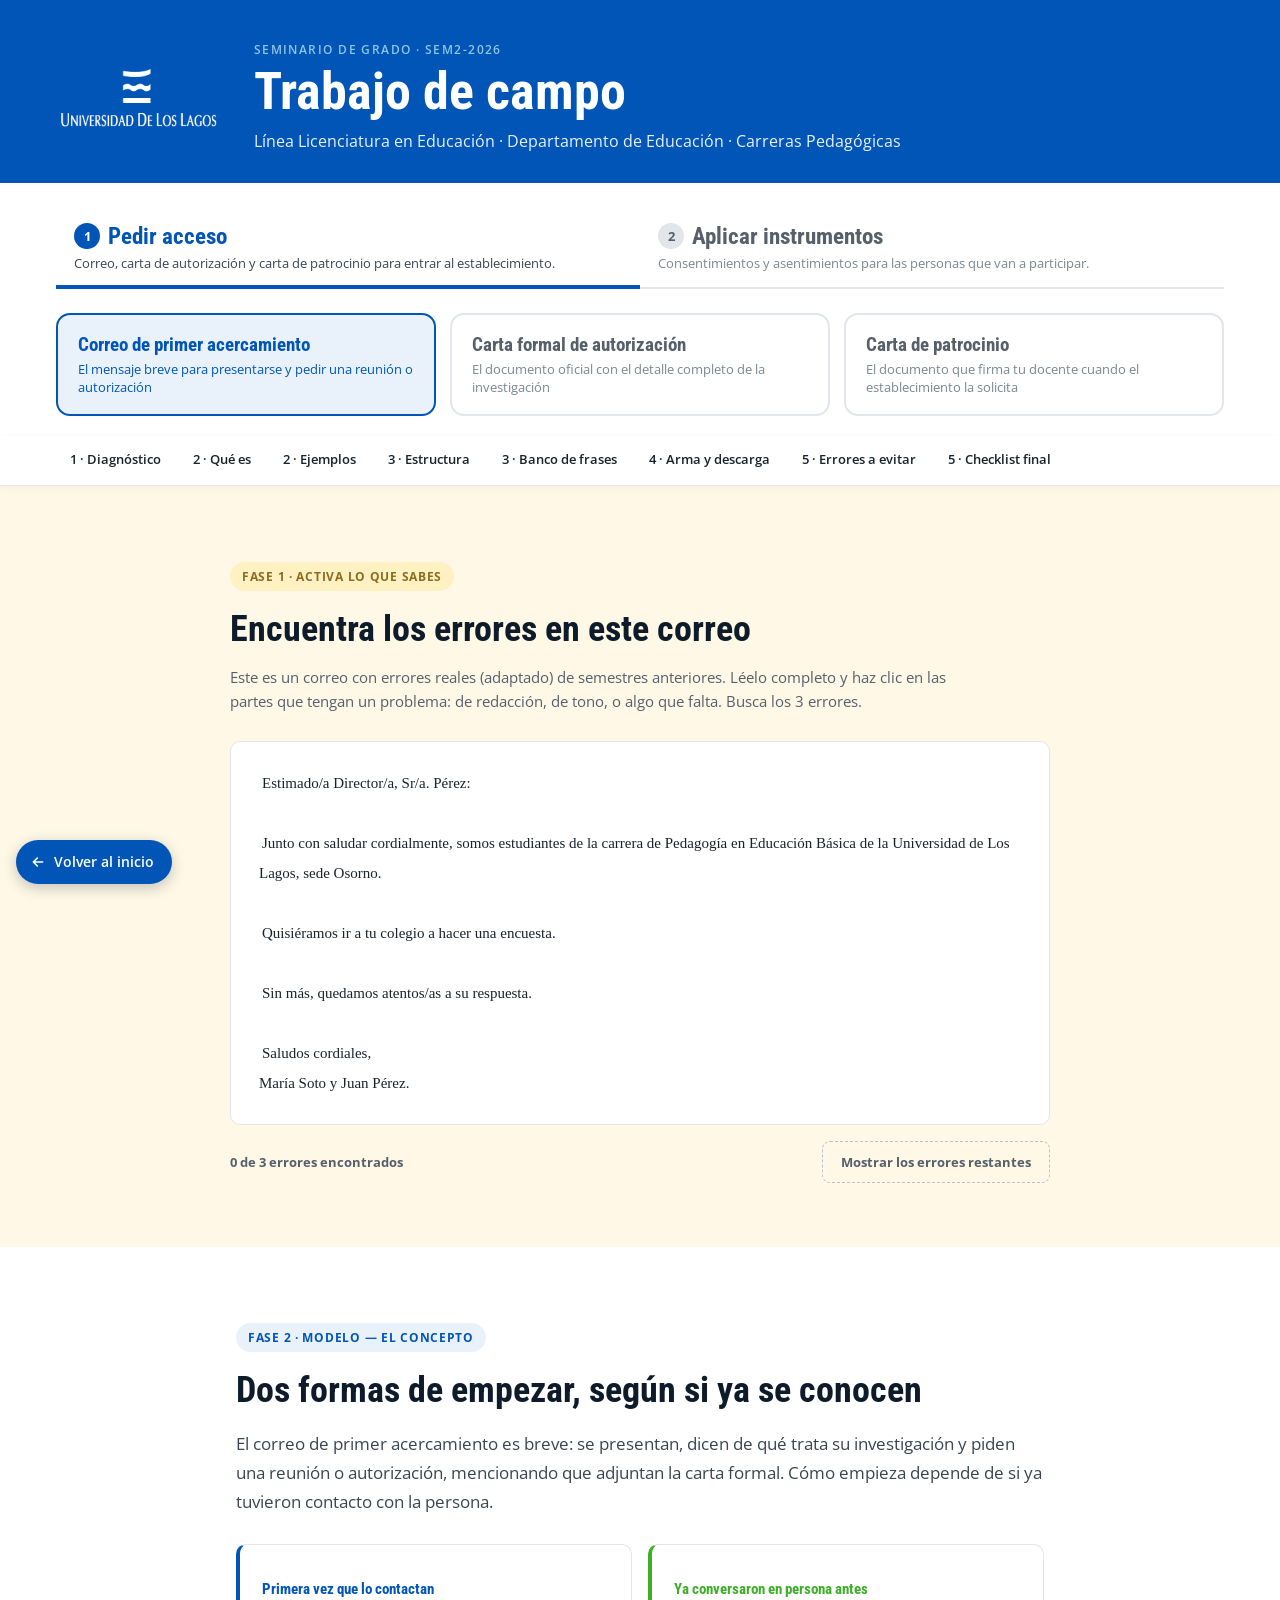
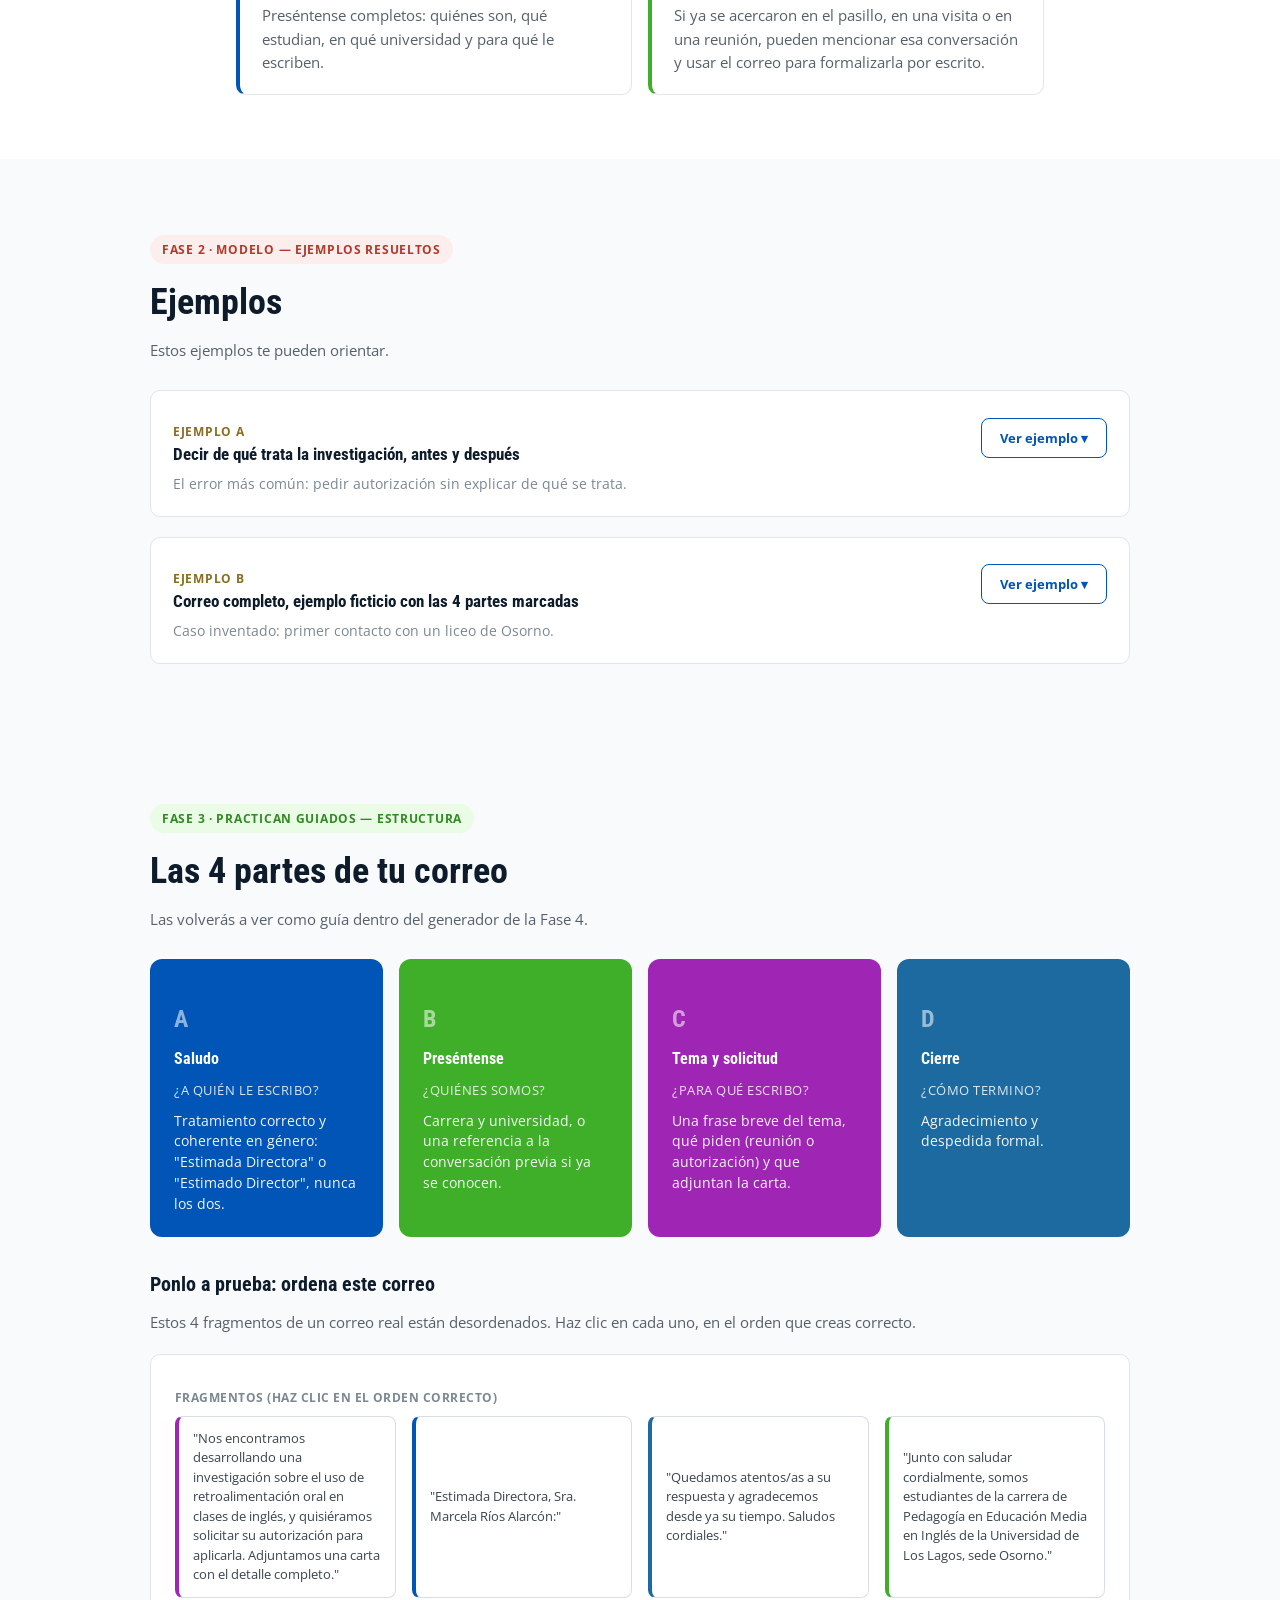
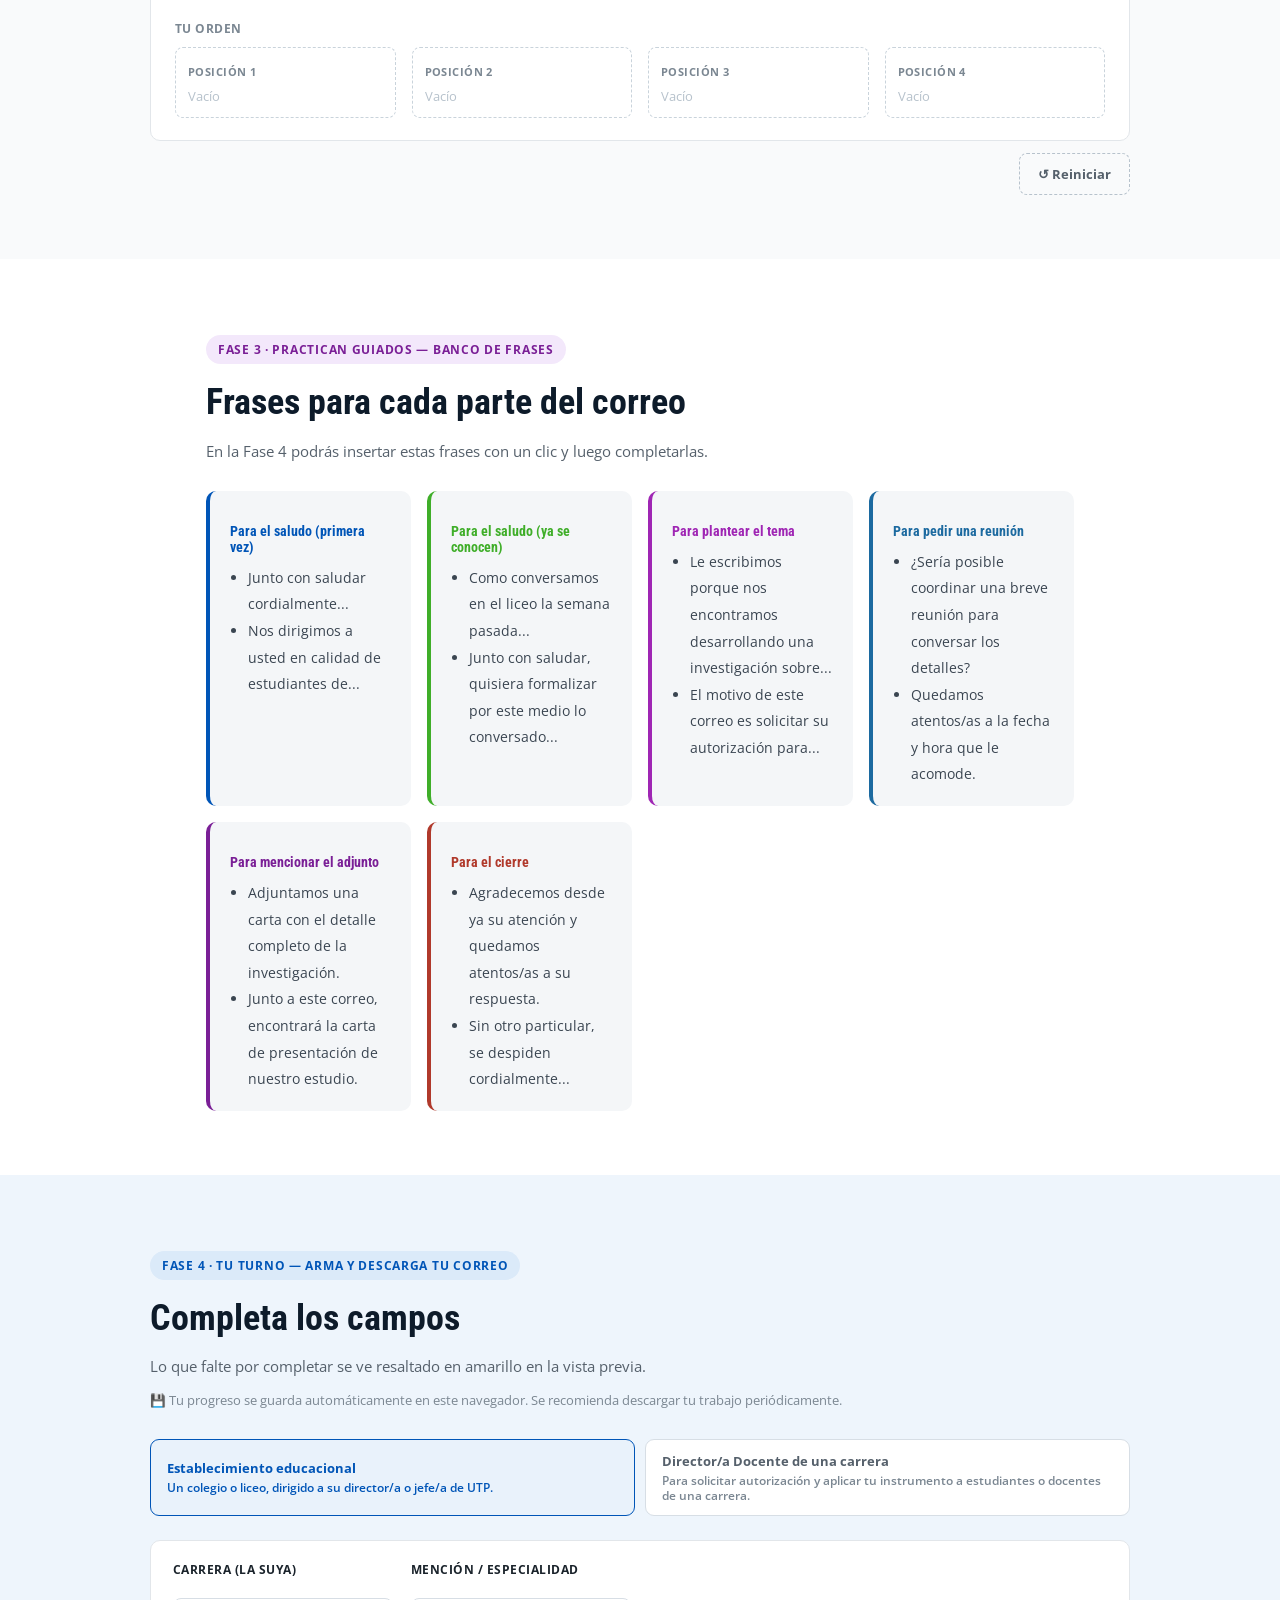
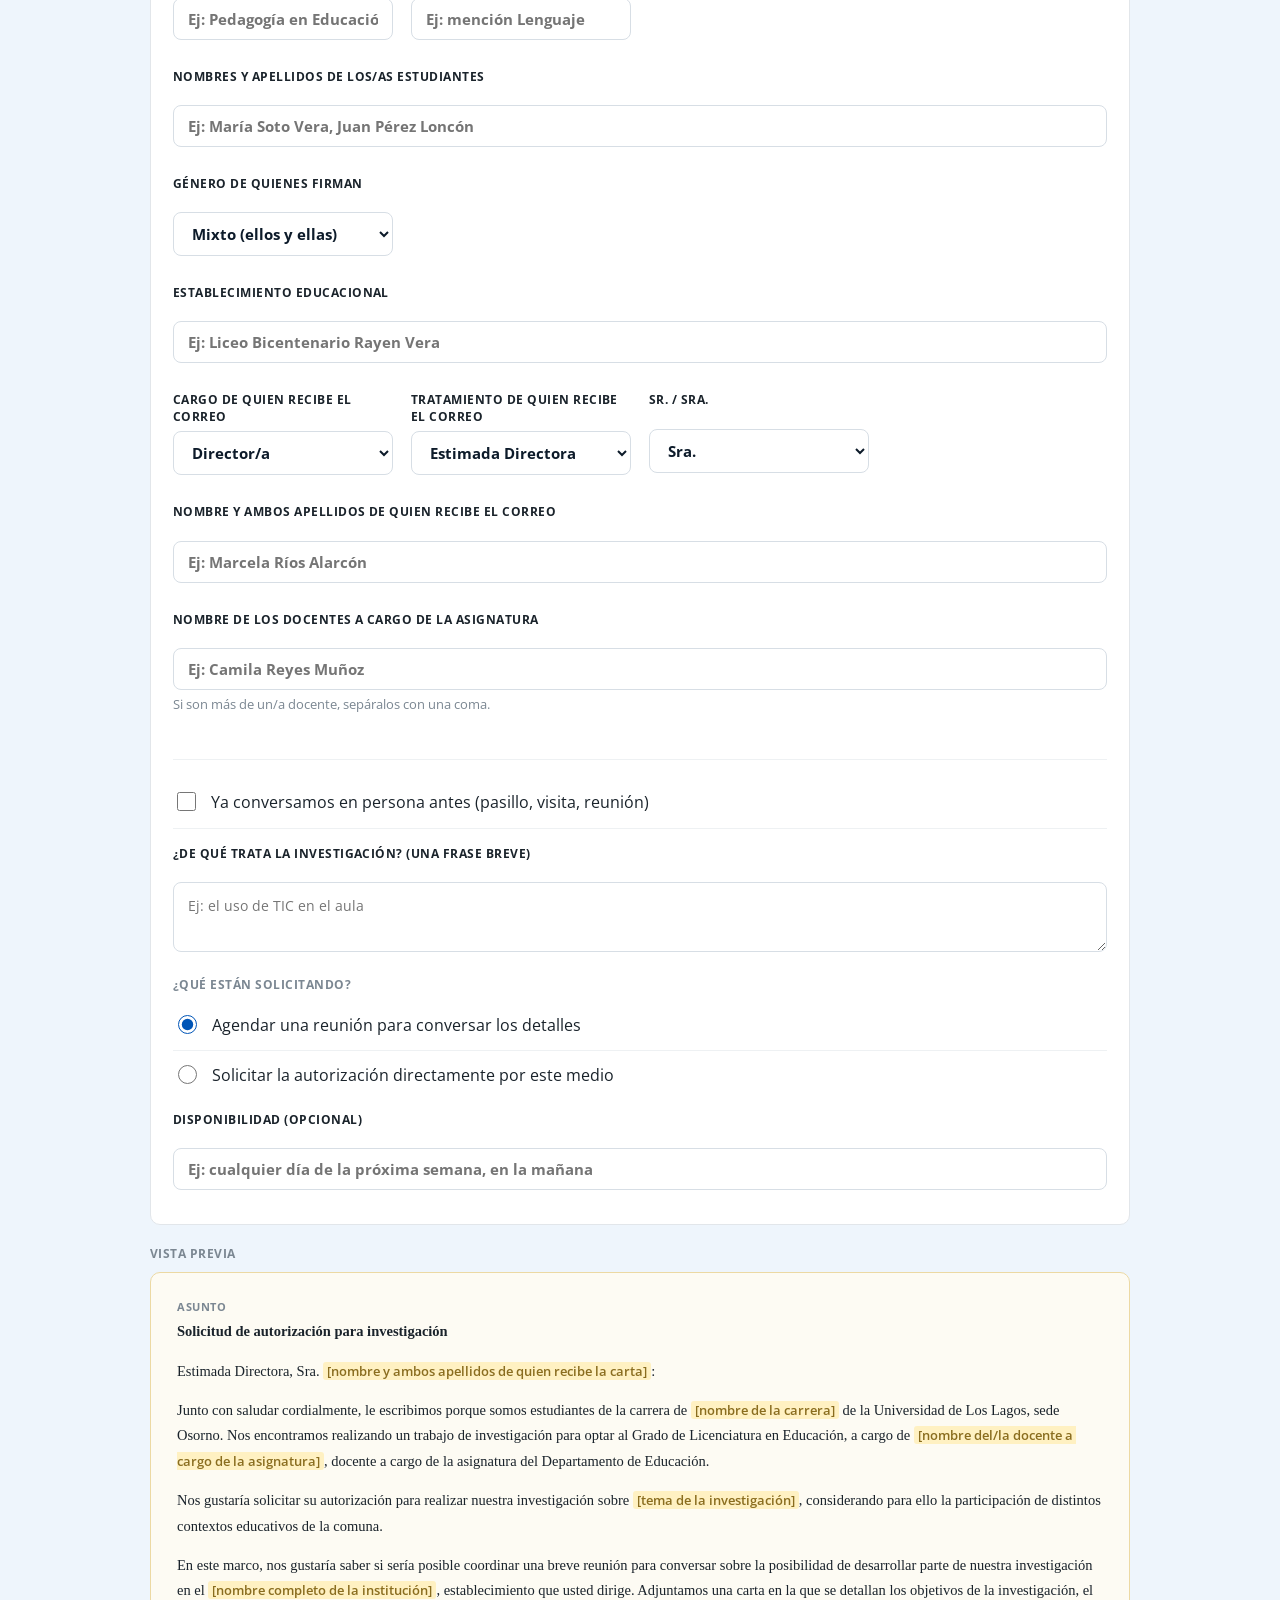
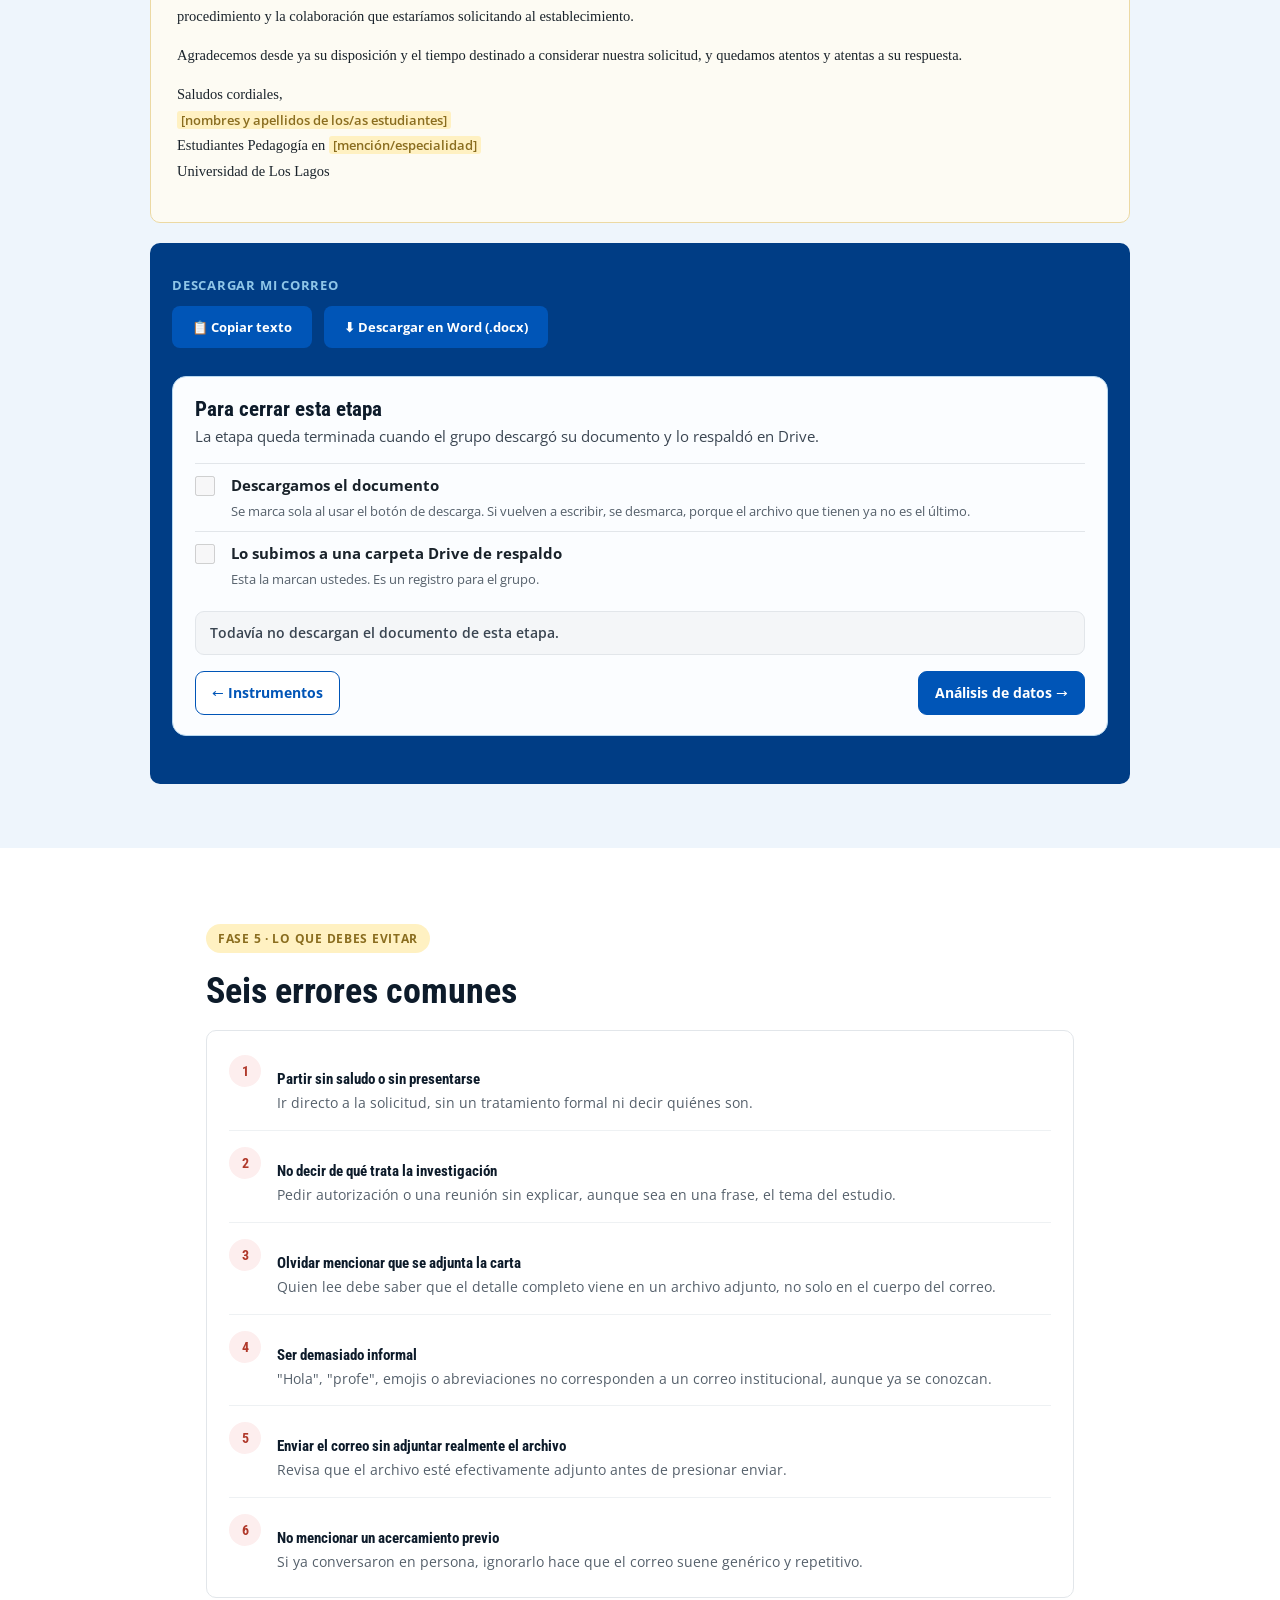
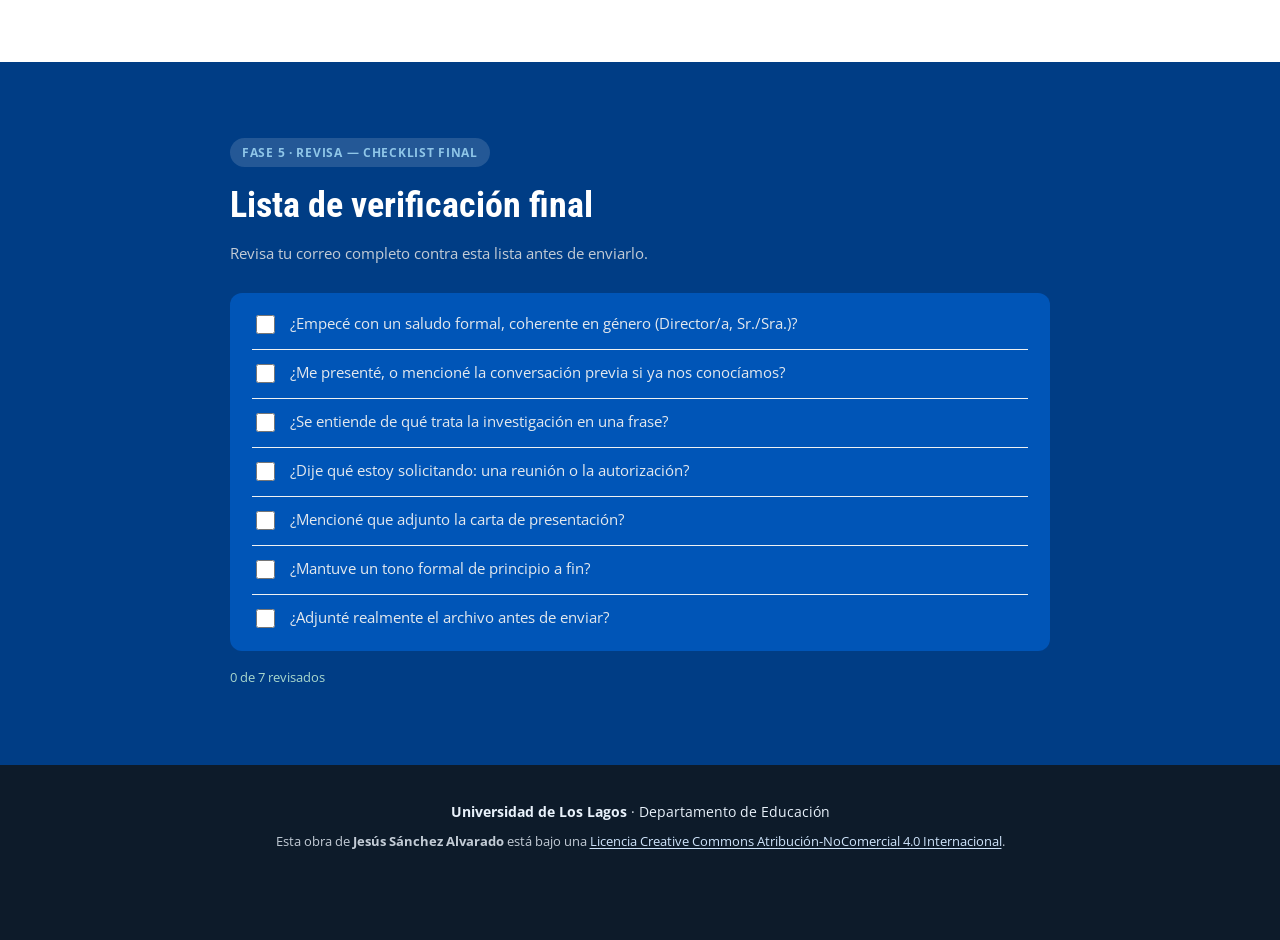
<file: 5-1-trabajo-de-campo/index.html>
<!DOCTYPE html>
<html lang="es">
<head>
<meta charset="utf-8">
<meta name="viewport" content="width=device-width, initial-scale=1">
<title>Trabajo de campo</title>
<link rel="stylesheet" href="../comun/fuentes.css">
<script src="../comun/lib/docx.umd.js"></script>
<style>
  *{box-sizing:border-box}
  body{margin:0;padding:0;background:#ffffff;font-family:'Open Sans',sans-serif;color:#1a232b;line-height:1.6;overflow-x:hidden}
  a{color:#0055B7}
  a:hover{color:#003d85}
  h1,h2,h3,h4{font-family:'Roboto Condensed',sans-serif;margin:0;line-height:1.15}
  img{display:block;max-width:100%;height:auto}
  button{font-family:inherit}
  textarea,input[type=text],select{font-family:'Open Sans',sans-serif}
  .skip-link{position:absolute;left:-999px;top:0;background:#0055B7;color:#fff;padding:10px 18px;z-index:200;border-radius:0 0 6px 0}
  .skip-link:focus{left:0}
  html{scroll-behavior:smooth}
  section[id]{scroll-margin-top:140px}
  main > .modePanel > section{padding:64px clamp(20px,6vw,56px)}
  main > .modePanel > section > div{width:min(100%,1080px);margin:0 auto}
  ::selection{background:#8FC6E8}
  .eyebrow{display:inline-block;font:700 12px 'Open Sans',sans-serif;letter-spacing:.06em;text-transform:uppercase;padding:6px 12px;border-radius:20px;margin-bottom:18px}
  .card{background:#fff;border:1px solid #e2e6ea;border-radius:10px;padding:20px 22px}
  .cardsGrid{display:grid;grid-template-columns:1fr;gap:16px}
  @media(min-width:640px){.cardsGrid{grid-template-columns:repeat(2,1fr)}}
  @media(min-width:980px){.cardsGrid{grid-template-columns:repeat(4,1fr)}}
  .step-card{border-radius:12px;padding:22px 24px;color:#fff;transition:transform .18s ease,box-shadow .18s ease;will-change:transform}
  .step-card:hover{transform:translateY(-4px) scale(1.02);box-shadow:0 12px 22px rgba(0,0,0,.16)}
  .toggle-btn{cursor:pointer;border:1.5px solid #0055B7;background:#fff;color:#0055B7;font:700 13px 'Open Sans',sans-serif;padding:10px 18px;border-radius:8px;display:inline-flex;align-items:center;gap:8px;transition:transform .15s ease,background .15s ease}
  .toggle-btn:hover{background:#e9f2fb;transform:translateY(-1px)}
  .primary-btn{cursor:pointer;border:none;background:#0055B7;color:#fff;font:700 13px 'Open Sans',sans-serif;padding:12px 20px;border-radius:8px;display:inline-flex;align-items:center;gap:8px;transition:transform .15s ease,background .15s ease}
  .primary-btn:hover{background:#003d85;transform:translateY(-1px)}
  .ghost-btn{cursor:pointer;border:1.5px dashed #b7c2cc;background:transparent;color:#55606b;font:700 13px 'Open Sans',sans-serif;padding:11px 18px;border-radius:8px;transition:transform .15s ease,border-color .15s ease,color .15s ease}
  .ghost-btn:hover{border-color:#0055B7;color:#0055B7;transform:translateY(-1px)}
  .conn-group{background:#f4f6f8;border-radius:10px;padding:18px 20px;transition:transform .18s ease,box-shadow .18s ease}
  .conn-group:hover{transform:translateY(-3px);box-shadow:0 10px 20px rgba(0,0,0,.08)}
  .check-item{display:flex;gap:12px;align-items:flex-start;padding:12px 0;border-bottom:1px solid #eef1f3}
  .check-item:last-child{border-bottom:none}
  .check-item input{width:19px;height:19px;flex:none;margin-top:2px;accent-color:#0055B7}
  .before-after{display:grid;grid-template-columns:1fr;gap:16px}
  @media(min-width:800px){.before-after{grid-template-columns:1fr 1fr}}
  .ba-box{border-radius:10px;padding:18px 20px}
  .hoverLift{transition:transform .18s ease,box-shadow .18s ease}
  .hoverLift:hover{transform:translateY(-3px) scale(1.015);box-shadow:0 10px 20px rgba(0,0,0,.10)}
  .tpl-field{margin-bottom:14px}
  .tpl-field label{display:block;line-height:1.3;min-height:2.6em;font:700 12px 'Open Sans',sans-serif;text-transform:uppercase;letter-spacing:.04em;margin-bottom:6px}
  .tpl-field textarea{width:100%;min-height:70px;border-radius:8px;border:1.5px solid #d7dee5;padding:12px 14px;font-size:14px;line-height:1.55;color:#1a232b;resize:vertical}
  .tpl-field textarea:focus{outline:none;border-color:#0055B7}
  .tpl-field input[type=text]{width:100%;border-radius:8px;border:1.5px solid #d7dee5;padding:10px 14px;font-size:15px;font-weight:700;color:#0d1b2a}
  .tpl-field input[type=text]:focus{outline:none;border-color:#0055B7}
  .tpl-field select{width:100%;border-radius:8px;border:1.5px solid #d7dee5;padding:10px 14px;font-size:15px;font-weight:700;color:#0d1b2a;background:#fff}
  .tpl-field select:focus{outline:none;border-color:#0055B7}
  .field-hint{font-size:12.5px;color:#7b8792;margin-top:5px}
  #backToTop{position:fixed;bottom:24px;right:24px;width:48px;height:48px;border-radius:50%;background:#0055B7;color:#fff;border:none;display:flex;align-items:center;justify-content:center;cursor:pointer;box-shadow:0 4px 14px rgba(0,0,0,.2);opacity:0;pointer-events:none;transition:opacity .25s ease,transform .25s ease;z-index:150}
  #backToTop.show{opacity:1;pointer-events:auto}
  #backToTop:hover{background:#003d85;transform:translateY(-2px)}
  .visually-hidden{position:absolute;width:1px;height:1px;padding:0;margin:-1px;overflow:hidden;clip:rect(0,0,0,0);white-space:nowrap;border:0}
  .autosave-note{font-size:12.5px;color:#7b8792;display:flex;align-items:center;gap:6px}
  .docTypeRow{display:flex;gap:10px;flex-wrap:wrap;margin-bottom:24px}
  .docTypeBtn{cursor:pointer;border:1.5px solid #d7dee5;background:#fff;color:#55606b;font:700 13px 'Open Sans',sans-serif;padding:12px 16px;border-radius:9px;text-align:left;flex:1;min-width:200px;transition:transform .15s ease,box-shadow .15s ease}
  .docTypeBtn:hover{transform:translateY(-2px);box-shadow:0 6px 14px rgba(0,0,0,.08)}
  .docTypeBtn small{display:block;font:600 11.5px 'Open Sans',sans-serif;color:#7b8792;margin-top:3px}
  .docTypeBtn.active{border-color:#0055B7;background:#e9f2fb;color:#0055B7}
  .docTypeBtn.active small{color:#0055B7}
  .preview-box{background:#fdfbf3;border:1.5px solid #ecd9a3;border-radius:10px;padding:24px 26px;font-family:Georgia,'Times New Roman',serif;font-size:14.5px;line-height:1.75;color:#1a232b;white-space:pre-wrap}
  .preview-box .missing{background:#fff1c2;color:#8a6d1f;padding:0 4px;border-radius:3px;font-family:'Open Sans',sans-serif;font-weight:600;font-size:13px}
  .preview-align-right{text-align:right}
  .preview-align-center{text-align:center}
  .preview-justify p:not(.preview-align-right):not(.preview-align-center){text-align:justify}
  .dark-card{background:#003d85;border:none;color:#fff;border-radius:10px;padding:20px 22px}

  /* ---- diagnóstico: encontrar el error en el documento completo ---- */
  .huntSeg{cursor:pointer;padding:1px 3px;border-radius:4px;transition:background .15s}
  .huntSeg:hover{background:#fdf3d6}
  .huntSeg:focus-visible{outline:2px solid #0055B7;outline-offset:2px}
  .huntSeg.found{background:#fdeeee;border-bottom:2px solid #b0392b;cursor:default}
  .huntSeg.miss{animation:missFlash .5s}
  @keyframes missFlash{0%{background:#e2e6ea}100%{background:transparent}}
  .hunt-doc{font-family:Georgia,'Times New Roman',serif;font-size:15px;line-height:2}
  .hunt-feedback{margin-top:12px;padding:12px 14px;border-radius:8px;background:#eafbe6;border-left:4px solid #2f8b21}
  .hunt-feedback p{font-size:13.5px;line-height:1.5;color:#3a4551;margin:0}
  .hunt-feedback strong{color:#2f8b21}

  /* ---- estructura: ordenar los fragmentos ---- */
  .orderCard{cursor:pointer;text-align:left;border:1.5px solid #d7dee5;border-left-width:4px;background:#fff;border-radius:8px;padding:12px 14px;width:100%;transition:transform .15s ease,box-shadow .15s ease,background .15s ease}
  .orderCard:hover{background:#f4f6f8;transform:translateY(-2px) scale(1.015);box-shadow:0 8px 16px rgba(0,0,0,.08)}
  .orderCard:disabled{opacity:.35;cursor:default}
  .orderCard:disabled:hover{transform:none;box-shadow:none}
  .orderSlot{border:1.5px dashed #c9d3db;border-radius:8px;padding:10px 12px;min-height:58px;transition:transform .15s ease}
  .orderSlot.filled{border-style:solid}

  /* ---- mode tabs (Correo / Cartas) ---- */
  .modeTabs{display:flex;gap:14px;padding:24px clamp(20px,6vw,56px) 0;flex-wrap:wrap}
  .modeTabBtn{flex:1;min-width:250px;text-align:left;cursor:pointer;border:2px solid #e2e6ea;background:#fff;border-radius:14px;padding:18px 20px;transition:transform .15s ease,box-shadow .15s ease}
  .modeTabBtn:hover{transform:translateY(-2px);box-shadow:0 8px 18px rgba(0,0,0,.07)}
  .modeTabBtn .mt-title{display:block;font-family:'Roboto Condensed',sans-serif;font-size:19px;font-weight:700;color:#55606b}
  .modeTabBtn .mt-desc{display:block;font-family:'Open Sans',sans-serif;font-size:13px;font-weight:400;color:#7b8792;margin-top:4px;line-height:1.4}
  .modeTabBtn[data-mode="correo"].active{border-color:#0055B7;background:#e9f2fb}
  .modeTabBtn[data-mode="correo"].active .mt-title,.modeTabBtn[data-mode="correo"].active .mt-desc{color:#0055B7}
  .modeTabBtn[data-mode="cartas"].active{border-color:#3FAE29;background:#eafbe6}
  .modeTabBtn[data-mode="cartas"].active .mt-title,.modeTabBtn[data-mode="cartas"].active .mt-desc{color:#2f8b21}
  .modeTabBtn[data-mode="patrocinio"].active{border-color:#6d28d9;background:#f4effe}
  .modeTabBtn[data-mode="patrocinio"].active .mt-title,.modeTabBtn[data-mode="patrocinio"].active .mt-desc{color:#5b21b6}
  .modePanel{display:none}
  .modePanel.active{display:block}

  /* ---- validación de campos obligatorios (Carta de patrocinio) ---- */
  .req-mark{color:#b0392b;margin-left:2px}
  .tpl-field input.field-invalid,.tpl-field select.field-invalid,.tpl-field textarea.field-invalid{border-color:#c0392b;background:#fff5f5}
  .validity-box{border-radius:10px;padding:14px 18px;font:600 13.5px 'Open Sans',sans-serif;line-height:1.5;margin-bottom:16px}
  .validity-box.pending{background:#fff8e6;border:1.5px solid #ecd9a3;color:#8a6d1f}
  .validity-box.ok{background:#eafbe6;border:1.5px solid #b9e6ac;color:#2f8b21}
  .validity-box ul{margin:8px 0 0;padding-left:20px;font-weight:400}
  button.primary-btn:disabled{opacity:.45;cursor:not-allowed;transform:none;box-shadow:none}
  button.primary-btn:disabled:hover{transform:none}
  .estudianteCard{border:1.5px solid #d7dee5;border-radius:10px;padding:14px 16px;margin-bottom:12px;position:relative}
  .estudianteCard .removeEst{position:absolute;top:10px;right:10px;background:none;border:none;color:#b0392b;font:700 12px 'Open Sans',sans-serif;cursor:pointer;padding:4px 8px}
  .estudianteCard .removeEst:disabled{opacity:.3;cursor:not-allowed}

  /* ---- dos momentos del trabajo de campo ---- */
  .grupoTabs{display:flex;gap:0;margin:26px clamp(20px,6vw,56px) 0;border-bottom:2px solid #e2e6ea;flex-wrap:wrap}
  .grupoTab{flex:1;min-width:240px;text-align:left;cursor:pointer;background:none;border:0;border-bottom:4px solid transparent;margin-bottom:-2px;padding:14px 18px 12px;font-family:'Open Sans',sans-serif;color:#55606b;border-radius:8px 8px 0 0}
  .grupoTab .gt-num{display:inline-grid;place-items:center;width:26px;height:26px;border-radius:50%;background:#e2e6ea;color:#55606b;font:700 13px 'Open Sans',sans-serif;margin-right:8px;vertical-align:3px}
  .grupoTab .gt-tit{font:700 clamp(19px,2.2vw,23px) 'Roboto Condensed',sans-serif}
  .grupoTab .gt-desc{display:block;font-size:13px;margin-top:4px;line-height:1.4;color:#7b8792}
  .grupoTab:hover{background:#f4f6f8}
  .grupoTab:focus-visible{outline:3px solid #0055B7;outline-offset:-3px}
  .grupoTab.active{border-bottom-color:#0055B7;color:#0055B7}
  .grupoTab.active .gt-num{background:#0055B7;color:#fff}
  .grupoTab.active .gt-desc{color:#3a4551}
  .modeTabs[hidden]{display:none}
  .modeTabBtn[data-mode="consentimientos"].active{border-color:#0f766e;background:#e3f5f2}
  .modeTabBtn[data-mode="consentimientos"].active .mt-title,.modeTabBtn[data-mode="consentimientos"].active .mt-desc{color:#0f766e}

  /* ---- consentimientos ---- */
  .cons-cual{display:grid;grid-template-columns:repeat(auto-fit,minmax(260px,1fr));gap:16px}
  .cons-caso p{margin:0 0 10px;font-size:14px;color:#55606b;line-height:1.55}
  .cons-caso .cons-caso-tit{font:700 18px 'Roboto Condensed',sans-serif;color:#0f766e;margin-bottom:6px}
  .cons-caso .cons-doc{display:flex;gap:10px;align-items:flex-start;color:#1a232b}
  .cons-doc span{flex:none;display:grid;place-items:center;width:24px;height:24px;border-radius:50%;background:#0f766e;color:#fff;font:700 12px 'Open Sans',sans-serif;margin-top:1px}
  .cons-sub{font:700 12px 'Open Sans',sans-serif;text-transform:uppercase;letter-spacing:.04em;color:#0f766e;margin:0 0 12px}
  .cons-aviso{background:#e3f5f2;border-left:4px solid #0f766e;border-radius:6px;padding:10px 14px;font-size:13.5px;color:#1a232b;margin:0 0 18px}
  .cons-radios{border:0;margin:0 0 16px;padding:0;display:flex;flex-wrap:wrap;gap:10px;min-width:0}
  .cons-radios legend{font:600 13.5px 'Open Sans',sans-serif;color:#0d1b2a;margin-bottom:8px;padding:0;width:100%}
  .cons-leg-nota{font-weight:400;color:#55606b}
  .cons-radio{flex:1;min-width:220px;display:flex;gap:10px;align-items:flex-start;border:1.5px solid #d7dee5;border-radius:9px;padding:11px 14px;cursor:pointer;background:#fff;font-size:14px;font-weight:600;color:#1a232b}
  .cons-radio small{display:block;font-weight:400;font-size:12.5px;color:#55606b;margin-top:2px}
  .cons-radio input{width:18px;height:18px;flex:none;margin-top:2px;accent-color:#0f766e}
  .cons-radio:has(input:checked){border-color:#0f766e;background:#e3f5f2}
  .cons-radio:has(input:focus-visible){outline:3px solid #0055B7;outline-offset:2px}
  .cons-doctabs{display:flex;gap:6px;flex-wrap:wrap;margin-bottom:-1.5px;position:relative;z-index:1}
  .cons-doctabs:empty{display:none}
  .cons-doctab{cursor:pointer;border:1.5px solid #d7dee5;border-bottom:0;background:#f4f6f8;color:#55606b;font:700 13px 'Open Sans',sans-serif;padding:10px 14px;border-radius:9px 9px 0 0}
  .cons-doctab.active{background:#fff;color:#0f766e;border-color:#b9ddd6}
  .cons-doctab:focus-visible{outline:3px solid #0055B7;outline-offset:2px}
  .cons-hoja{background:#fff;border:1.5px solid #b9ddd6;border-radius:0 10px 10px 10px;padding:clamp(18px,4vw,40px) clamp(16px,5vw,48px);font:14px/1.6 Calibri,Carlito,'Open Sans',sans-serif;color:#1a232b;box-shadow:0 6px 18px rgba(0,0,0,.05)}
  .cons-doctabs:empty + .cons-hoja{border-radius:10px}
  .cons-hoja p{margin:0 0 10px;text-align:justify}
  .cons-hoja .ch-tit{text-align:center;font-weight:700;font-size:15px;margin-bottom:16px}
  .cons-hoja .missing{background:#fff1c2;color:#8a6d1f;padding:0 4px;border-radius:3px;font-family:'Open Sans',sans-serif;font-weight:600;font-size:12.5px}
  .ch-tabla{width:100%;border-collapse:collapse;margin:4px 0 22px;font-size:13.5px}
  .ch-tabla td{border:1px solid #999;padding:5px 8px;vertical-align:top}
  .ch-tabla td:last-child{white-space:nowrap;width:1%}
  .cons-hoja .ch-firma{text-align:left;margin-top:26px}
  .cons-hoja .cons-vacio{text-align:center;color:#7b8792;margin:20px 0}
  .cons-descargas{display:flex;gap:12px;flex-wrap:wrap}
  .cons-lbl{font:700 12px 'Open Sans',sans-serif;text-transform:uppercase;letter-spacing:.04em;margin:0 0 6px;color:#1a232b}
  .cons-lista{display:flex;flex-direction:column;gap:8px}
  .cons-fila{display:flex;gap:8px;align-items:center}
  .cons-fila input{flex:1;min-width:0;border-radius:8px;border:1.5px solid #d7dee5;padding:10px 14px;font:700 15px 'Open Sans',sans-serif;color:#0d1b2a}
  .cons-fila input:focus{outline:none;border-color:#0055B7}
  .cons-fila-doc input[type=email]{font-weight:400}
  @media(max-width:560px){.cons-fila-doc{flex-wrap:wrap}.cons-fila-doc input{flex:1 1 calc(100% - 40px)}.cons-fila-doc input[type=email]{margin-left:32px}}
  .cons-num{flex:none;display:grid;place-items:center;width:24px;height:24px;border-radius:50%;background:#e3f5f2;color:#0f766e;font:700 12px 'Open Sans',sans-serif}
  .cons-quitar{flex:none;width:36px;height:36px;border-radius:8px;border:1.5px solid #e2c7c3;background:#fff;color:#b0392b;cursor:pointer;font-size:14px}
  .cons-quitar:hover{background:#fdeeee}
  .cons-quitar:focus-visible,.cons-agregar:focus-visible{outline:3px solid #0055B7;outline-offset:2px}
  .cons-agregar{margin-top:10px;padding:8px 14px}
</style>
<link rel="stylesheet" href="../comun/cimbra.css">
</head>
<body>
<a href="../index.html" class="cimbra-volver" aria-label="Volver al inicio de Cimbra"><svg viewBox="0 0 24 24" fill="none" stroke="currentColor" stroke-width="2.4" stroke-linecap="round" stroke-linejoin="round" aria-hidden="true"><path d="M19 12H5M11 6l-6 6 6 6"/></svg>Volver al inicio</a>

<a href="#contenido-principal" class="skip-link">Saltar al contenido principal</a>

<div style="display:flex;flex-direction:column;min-height:100vh">

<header style="background:#0055B7;color:#fff;padding:42px clamp(20px,6vw,56px) 30px;display:flex;align-items:center;gap:32px;flex-wrap:wrap">
  <img src="logoula.png" alt="Universidad de Los Lagos" style="height:72px;width:auto;flex:none">
  <div style="flex:1;min-width:260px">
    <p style="margin:0 0 6px;font:600 12px/1.4 'Open Sans',sans-serif;letter-spacing:.12em;text-transform:uppercase;color:#8FC6E8">Seminario de Grado · SEM2-2026</p>
    <h1 style="font-size:clamp(32px,5vw,52px);line-height:1.05;font-weight:700">Trabajo de campo</h1>
    <p style="margin:10px 0 0;font-size:16px;line-height:1.5;max-width:900px;color:#e9f2fb">Línea Licenciatura en Educación · Departamento de Educación · Carreras Pedagógicas</p>
  </div>
</header>

<div class="grupoTabs" id="grupoTabs" role="tablist" aria-label="Momentos del trabajo de campo"></div>
<div class="modeTabs" id="modeTabs"></div>

<nav aria-label="Secciones" style="position:sticky;top:0;z-index:100;background:#ffffff;border-bottom:1px solid #e2e6ea;box-shadow:0 2px 8px rgba(0,0,0,.04);margin-top:20px">
  <div style="display:flex;gap:4px;overflow-x:auto;padding:0 clamp(20px,6vw,56px);scrollbar-width:thin" id="navRow"></div>
</nav>

<main id="contenido-principal" style="flex:1">

<!-- ======================= PANEL: CORREO ======================= -->
<div class="modePanel active" id="panel-correo">

<section id="correo-activacion" style="background:#fff8e6">
  <div style="max-width:820px;margin:0 auto">
    <p class="eyebrow" style="background:#fff1c2;color:#8a6d1f">Fase 1 · Activa lo que sabes</p>
    <h2 style="font-size:clamp(26px,3.2vw,36px);margin-bottom:8px;color:#0d1b2a">Encuentra los errores en este correo</h2>
    <p style="font-size:15px;color:#55606b;margin-bottom:28px;max-width:760px">Este es un correo con errores reales (adaptado) de semestres anteriores. Léelo completo y haz clic en las partes que tengan un problema: de redacción, de tono, o algo que falta. Busca los 3 errores.</p>
    <div class="card" style="padding:26px 28px" id="correoHuntWrap"></div>
    <div style="margin-top:16px;display:flex;justify-content:space-between;align-items:center;flex-wrap:wrap;gap:10px">
      <p id="correoHuntCount" style="font:700 13px 'Open Sans',sans-serif;color:#55606b;margin:0">0 de 3 errores encontrados</p>
      <button class="ghost-btn" id="correoHuntReveal">Mostrar los errores restantes</button>
    </div>
    <div id="correoHuntAnnounce" class="visually-hidden" aria-live="polite" aria-atomic="true"></div>
  </div>
</section>

<section id="correo-modelo" style="max-width:920px;margin:0 auto">
  <p class="eyebrow" style="background:#e9f2fb;color:#0055B7">Fase 2 · Modelo — el concepto</p>
  <h2 style="font-size:clamp(26px,3.2vw,36px);margin-bottom:18px;color:#0d1b2a">Dos formas de empezar, según si ya se conocen</h2>
  <p style="font-size:17px;line-height:1.7;color:#3a4551">El correo de primer acercamiento es breve: se presentan, dicen de qué trata su investigación y piden una reunión o autorización, mencionando que adjuntan la carta formal. Cómo empieza depende de si ya tuvieron contacto con la persona.</p>
  <div style="display:grid;grid-template-columns:repeat(auto-fit,minmax(260px,1fr));gap:16px;margin-top:28px">
    <div class="card hoverLift" style="border-left:4px solid #0055B7">
      <p style="font:700 15px 'Roboto Condensed',sans-serif;margin-bottom:6px;color:#0055B7">Primera vez que lo contactan</p>
      <p style="font-size:14.5px;line-height:1.6;color:#55606b;margin:0">Preséntense completos: quiénes son, qué estudian, en qué universidad y para qué le escriben.</p>
    </div>
    <div class="card hoverLift" style="border-left:4px solid #3FAE29">
      <p style="font:700 15px 'Roboto Condensed',sans-serif;margin-bottom:6px;color:#3FAE29">Ya conversaron en persona antes</p>
      <p style="font-size:14.5px;line-height:1.6;color:#55606b;margin:0">Si ya se acercaron en el pasillo, en una visita o en una reunión, pueden mencionar esa conversación y usar el correo para formalizarla por escrito.</p>
    </div>
  </div>
</section>

<section id="correo-ejemplos" style="background:#f9fafb">
  <div style="max-width:980px;margin:0 auto">
    <p class="eyebrow" style="background:#fdeeee;color:#b0392b">Fase 2 · Modelo — ejemplos resueltos</p>
    <h2 style="font-size:clamp(26px,3.2vw,36px);margin-bottom:10px;color:#0d1b2a">Ejemplos</h2>
    <p style="font-size:15px;color:#55606b;margin-bottom:28px;max-width:760px">Estos ejemplos te pueden orientar.</p>

    <div class="card hoverLift" style="margin-bottom:20px">
      <div style="display:flex;justify-content:space-between;align-items:center;flex-wrap:wrap;gap:12px">
        <div>
          <p style="font:700 12px 'Open Sans',sans-serif;letter-spacing:.06em;text-transform:uppercase;color:#8a6d1f;margin-bottom:4px">Ejemplo A</p>
          <p style="font:700 17px 'Roboto Condensed',sans-serif;margin:0;color:#0d1b2a">Decir de qué trata la investigación, antes y después</p>
        </div>
        <button class="toggle-btn" data-toggle="correoExA">Ver ejemplo ▾</button>
      </div>
      <p style="font-size:13.5px;color:#7b8792;margin:10px 0 0">El error más común: pedir autorización sin explicar de qué se trata.</p>
      <div id="correoExA" style="display:none;margin-top:18px">
        <div class="before-after">
          <div class="ba-box hoverLift" style="background:#fdeeee;border:1px solid #f3c9c2">
            <p style="font:700 12px 'Open Sans',sans-serif;text-transform:uppercase;letter-spacing:.05em;color:#b0392b;margin-bottom:8px">Antes · no dice de qué trata</p>
            <p style="font-size:14.5px;line-height:1.6;color:#3a4551;margin:0">"...quisiéramos solicitar su autorización para realizar nuestra investigación. Quedamos atentos/as a su respuesta."</p>
          </div>
          <div class="ba-box hoverLift" style="background:#eafbe6;border:1px solid #bfe8b0">
            <p style="font:700 12px 'Open Sans',sans-serif;text-transform:uppercase;letter-spacing:.05em;color:#2f8b21;margin-bottom:8px">Después · tema claro y adjunto mencionado</p>
            <p style="font-size:14.5px;line-height:1.6;color:#3a4551;margin:0">"...quisiéramos solicitar su autorización para realizar una investigación sobre el uso de TIC en el aula. Adjuntamos una carta con el detalle completo. Quedamos atentos/as a su respuesta."</p>
          </div>
        </div>
      </div>
    </div>

    <div class="card hoverLift">
      <div style="display:flex;justify-content:space-between;align-items:center;flex-wrap:wrap;gap:12px">
        <div>
          <p style="font:700 12px 'Open Sans',sans-serif;letter-spacing:.06em;text-transform:uppercase;color:#8a6d1f;margin-bottom:4px">Ejemplo B</p>
          <p style="font:700 17px 'Roboto Condensed',sans-serif;margin:0;color:#0d1b2a">Correo completo, ejemplo ficticio con las 4 partes marcadas</p>
        </div>
        <button class="toggle-btn" data-toggle="correoExB">Ver ejemplo ▾</button>
      </div>
      <p style="font-size:13.5px;color:#7b8792;margin:10px 0 0">Caso inventado: primer contacto con un liceo de Osorno.</p>
      <div id="correoExB" style="display:none;margin-top:18px;flex-direction:column;gap:12px"></div>
    </div>
  </div>
</section>

<section id="correo-estructura" style="background:#f9fafb">
  <div style="max-width:980px;margin:0 auto">
    <p class="eyebrow" style="background:#eafbe6;color:#2f8b21">Fase 3 · Practican guiados — estructura</p>
    <h2 style="font-size:clamp(26px,3.2vw,36px);margin-bottom:10px;color:#0d1b2a">Las 4 partes de tu correo</h2>
    <p style="font-size:15px;color:#55606b;margin-bottom:28px;max-width:760px">Las volverás a ver como guía dentro del generador de la Fase 4.</p>
    <div class="cardsGrid" id="correoPasosWrap"></div>

    <h3 style="font-size:20px;margin:36px 0 6px;color:#0d1b2a">Ponlo a prueba: ordena este correo</h3>
    <p style="font-size:14.5px;color:#55606b;margin-bottom:20px">Estos 4 fragmentos de un correo real están desordenados. Haz clic en cada uno, en el orden que creas correcto.</p>
    <div class="card" style="padding:22px 24px" id="correoOrderWrap"></div>
    <div style="display:flex;justify-content:flex-end;margin-top:12px">
      <button class="ghost-btn" id="correoOrderReset">↺ Reiniciar</button>
    </div>
    <div id="correoOrderFeedback"></div>
  </div>
</section>

<section id="correo-frases" style="max-width:980px;margin:0 auto">
  <p class="eyebrow" style="background:#f3e8fb;color:#7a1f96">Fase 3 · Practican guiados — banco de frases</p>
  <h2 style="font-size:clamp(26px,3.2vw,36px);margin-bottom:10px;color:#0d1b2a">Frases para cada parte del correo</h2>
  <p style="font-size:15px;color:#55606b;margin-bottom:28px;max-width:760px">En la Fase 4 podrás insertar estas frases con un clic y luego completarlas.</p>
  <div class="cardsGrid" id="correoFrasesWrap"></div>
</section>

<section id="correo-generador" style="background:#eef5fc">
  <div style="max-width:980px;margin:0 auto">
    <p class="eyebrow" style="background:#dbeaf9;color:#0055B7">Fase 4 · Tu turno — arma y descarga tu correo</p>
    <h2 style="font-size:clamp(26px,3.2vw,36px);margin-bottom:10px;color:#0d1b2a">Completa los campos</h2>
    <p style="font-size:15px;color:#55606b;margin-bottom:10px;max-width:760px">Lo que falte por completar se ve resaltado en amarillo en la vista previa.</p>
    <p class="autosave-note" id="correoAutosaveStatus" style="margin-bottom:28px">💾 Tu progreso se guarda automáticamente en este navegador. Se recomienda descargar tu trabajo periódicamente.</p>

    <div class="docTypeRow" id="correoDocTypeRow"></div>

    <div class="card" style="margin-bottom:20px" id="correoCampos"></div>

    <p style="font:700 12px 'Open Sans',sans-serif;text-transform:uppercase;letter-spacing:.04em;color:#7b8792;margin-bottom:10px">Vista previa</p>
    <div class="preview-box" id="correoPreviewBox" style="margin-bottom:20px"></div>

    <div class="dark-card">
      <p style="font:700 13px 'Open Sans',sans-serif;letter-spacing:.06em;text-transform:uppercase;color:#8FC6E8;margin-bottom:12px">Descargar mi correo</p>
      <div style="display:flex;gap:12px;flex-wrap:wrap">
        <button class="primary-btn" id="correoCopyBtn">📋 Copiar texto</button>
        <button class="primary-btn" id="correoDownloadWordBtn">⬇ Descargar en Word (.docx)</button>
      </div>
      <div id="correoCopyAnnounce" class="visually-hidden" aria-live="polite" aria-atomic="true"></div>
    </div>
  </div>
</section>

<section id="correo-errores" style="max-width:980px;margin:0 auto">
  <p class="eyebrow" style="background:#fff1c2;color:#8a6d1f">Fase 5 · Lo que debes evitar</p>
  <h2 style="font-size:clamp(26px,3.2vw,36px);margin-bottom:18px;color:#0d1b2a">Seis errores comunes</h2>
  <div class="card" style="padding:8px 22px" id="correoErroresWrap"></div>
</section>

<section id="correo-autoeval" style="background:#003d85;color:#fff">
  <div style="max-width:820px;margin:0 auto">
    <p class="eyebrow" style="background:rgba(255,255,255,.14);color:#8FC6E8">Fase 5 · Revisa — checklist final</p>
    <h2 style="font-size:clamp(26px,3.2vw,36px);margin-bottom:8px;color:#fff">Lista de verificación final</h2>
    <p style="font-size:15px;color:#c3ccd6;margin-bottom:28px;max-width:700px">Revisa tu correo completo contra esta lista antes de enviarlo.</p>
    <div style="background:#0055B7;border-radius:12px;padding:8px 22px" id="correoAutoevalWrap"></div>
    <p style="font-size:13px;color:#a9d8cd;margin-top:16px" id="correoAutoevalCount"></p>
    <div id="correoAutoevalAnnounce" class="visually-hidden" aria-live="polite" aria-atomic="true"></div>
  </div>
</section>

</div>

<!-- ======================= PANEL: CARTAS ======================= -->
<div class="modePanel" id="panel-cartas">

<section id="cartas-activacion" style="background:#fff8e6">
  <div style="max-width:820px;margin:0 auto">
    <p class="eyebrow" style="background:#fff1c2;color:#8a6d1f">Fase 1 · Activa lo que sabes</p>
    <h2 style="font-size:clamp(26px,3.2vw,36px);margin-bottom:8px;color:#0d1b2a">Encuentra los errores en esta carta</h2>
    <p style="font-size:15px;color:#55606b;margin-bottom:28px;max-width:760px">Esta es una carta real (adaptada) de un semestre anterior. Léela completa y haz clic en las partes que tengan un problema. Busca los 3 errores.</p>
    <div class="card" style="padding:26px 28px" id="cartasHuntWrap"></div>
    <div style="margin-top:16px;display:flex;justify-content:space-between;align-items:center;flex-wrap:wrap;gap:10px">
      <p id="cartasHuntCount" style="font:700 13px 'Open Sans',sans-serif;color:#55606b;margin:0">0 de 3 errores encontrados</p>
      <button class="ghost-btn" id="cartasHuntReveal">Mostrar los errores restantes</button>
    </div>
    <div id="cartasHuntAnnounce" class="visually-hidden" aria-live="polite" aria-atomic="true"></div>
  </div>
</section>

<section id="cartas-modelo" style="max-width:920px;margin:0 auto">
  <p class="eyebrow" style="background:#e9f2fb;color:#0055B7">Fase 2 · Modelo — el concepto</p>
  <h2 style="font-size:clamp(26px,3.2vw,36px);margin-bottom:18px;color:#0d1b2a">El documento oficial de tu investigación</h2>
  <p style="font-size:17px;line-height:1.7;color:#3a4551">A diferencia del correo, la carta formal lleva todo el detalle: el objetivo general de la investigación, a quién se aplicarán entrevistas o encuestas, y los datos de contacto de la académica que guía el trabajo. Es el documento que queda como respaldo oficial de la autorización.</p>
</section>

<section id="cartas-ejemplos" style="background:#f9fafb">
  <div style="max-width:980px;margin:0 auto">
    <p class="eyebrow" style="background:#fdeeee;color:#b0392b">Fase 2 · Modelo — ejemplos resueltos</p>
    <h2 style="font-size:clamp(26px,3.2vw,36px);margin-bottom:10px;color:#0d1b2a">Apoyo opcional: mira cómo se hace</h2>
    <p style="font-size:15px;color:#55606b;margin-bottom:28px;max-width:760px">Estos ejemplos son opcionales. Puedes seguir avanzando sin abrirlos, o consultarlos solo cuando te atasques. Úsalos como referencia, no como plantilla para copiar tal cual.</p>

    <div class="card hoverLift" style="margin-bottom:20px">
      <div style="display:flex;justify-content:space-between;align-items:center;flex-wrap:wrap;gap:12px">
        <div>
          <p style="font:700 12px 'Open Sans',sans-serif;letter-spacing:.06em;text-transform:uppercase;color:#8a6d1f;margin-bottom:4px">Ejemplo A</p>
          <p style="font:700 17px 'Roboto Condensed',sans-serif;margin:0;color:#0d1b2a">El encabezado, antes y después</p>
        </div>
        <button class="toggle-btn" data-toggle="cartasExA">Ver ejemplo ▾</button>
      </div>
      <p style="font-size:13.5px;color:#7b8792;margin:10px 0 0">El error más común de la carta está en las dos primeras líneas.</p>
      <div id="cartasExA" style="display:none;margin-top:18px">
        <div class="before-after">
          <div class="ba-box hoverLift" style="background:#fdeeee;border:1px solid #f3c9c2">
            <p style="font:700 12px 'Open Sans',sans-serif;text-transform:uppercase;letter-spacing:.05em;color:#b0392b;margin-bottom:8px">Antes · quedaron ambas opciones</p>
            <p style="font-size:14.5px;line-height:1.6;color:#3a4551;margin:0">"Estimado/a Director/a<br>Sr/a. XXXXX (CON AMBOS APELLIDOS)"</p>
          </div>
          <div class="ba-box hoverLift" style="background:#eafbe6;border:1px solid #bfe8b0">
            <p style="font:700 12px 'Open Sans',sans-serif;text-transform:uppercase;letter-spacing:.05em;color:#2f8b21;margin-bottom:8px">Después · una sola opción, nombre completo</p>
            <p style="font-size:14.5px;line-height:1.6;color:#3a4551;margin:0">"Estimada Directora<br>Sra. Juana Pérez Soto"</p>
          </div>
        </div>
        <p style="font-size:13px;color:#7b8792;margin-top:14px">Nota: no se trata de "elegir la más fácil", sino de averiguar antes de escribir si la persona es director o directora, y borrar la opción que no corresponde.</p>
      </div>
    </div>

    <div class="card hoverLift">
      <div style="display:flex;justify-content:space-between;align-items:center;flex-wrap:wrap;gap:12px">
        <div>
          <p style="font:700 12px 'Open Sans',sans-serif;letter-spacing:.06em;text-transform:uppercase;color:#8a6d1f;margin-bottom:4px">Ejemplo B</p>
          <p style="font:700 17px 'Roboto Condensed',sans-serif;margin:0;color:#0d1b2a">Carta completa, ejemplo ficticio con las 4 partes marcadas</p>
        </div>
        <button class="toggle-btn" data-toggle="cartasExB">Ver ejemplo ▾</button>
      </div>
      <p style="font-size:13.5px;color:#7b8792;margin:10px 0 0">Caso inventado: investigación sobre uso de TIC en un liceo de Osorno.</p>
      <div id="cartasExB" style="display:none;margin-top:18px;flex-direction:column;gap:12px"></div>
    </div>
  </div>
</section>

<section id="cartas-estructura" style="background:#f9fafb">
  <div style="max-width:980px;margin:0 auto">
    <p class="eyebrow" style="background:#eafbe6;color:#2f8b21">Fase 3 · Practican guiados — estructura</p>
    <h2 style="font-size:clamp(26px,3.2vw,36px);margin-bottom:10px;color:#0d1b2a">Las 4 partes de tu carta</h2>
    <p style="font-size:15px;color:#55606b;margin-bottom:28px;max-width:760px">No inventes un orden distinto ni te saltes una parte. Las volverás a ver como guía dentro del generador de la Fase 4.</p>
    <div class="cardsGrid" id="cartasPasosWrap"></div>

    <h3 style="font-size:20px;margin:36px 0 6px;color:#0d1b2a">Ponlo a prueba: ordena esta carta</h3>
    <p style="font-size:14.5px;color:#55606b;margin-bottom:20px">Estos 4 fragmentos de una carta real están desordenados. Haz clic en cada uno, en el orden que creas correcto.</p>
    <div class="card" style="padding:22px 24px" id="cartasOrderWrap"></div>
    <div style="display:flex;justify-content:flex-end;margin-top:12px">
      <button class="ghost-btn" id="cartasOrderReset">↺ Reiniciar</button>
    </div>
    <div id="cartasOrderFeedback"></div>
  </div>
</section>

<section id="cartas-frases" style="max-width:980px;margin:0 auto">
  <p class="eyebrow" style="background:#f3e8fb;color:#7a1f96">Fase 3 · Practican guiados — banco de frases</p>
  <h2 style="font-size:clamp(26px,3.2vw,36px);margin-bottom:10px;color:#0d1b2a">Frases para cada parte de la carta</h2>
  <p style="font-size:15px;color:#55606b;margin-bottom:28px;max-width:760px">En la Fase 4 podrás insertar estas frases con un clic dentro de tu objetivo, y luego completarlas.</p>
  <div class="cardsGrid" id="cartasFrasesWrap"></div>
</section>

<section id="cartas-generador" style="background:#eef5fc">
  <div style="max-width:980px;margin:0 auto">
    <p class="eyebrow" style="background:#dbeaf9;color:#0055B7">Fase 4 · Tu turno — arma y descarga tu carta</p>
    <h2 style="font-size:clamp(26px,3.2vw,36px);margin-bottom:10px;color:#0d1b2a">Completa los campos</h2>
    <p style="font-size:15px;color:#55606b;margin-bottom:10px;max-width:760px">Elige a quién va dirigida tu carta y completa cada campo. Los campos marcados con <span class="req-mark">*</span> son obligatorios: mientras falte alguno, no vas a poder copiar ni descargar la carta. Lo que falte se ve resaltado en amarillo en la vista previa.</p>
    <p class="autosave-note" id="cartasAutosaveStatus" style="margin-bottom:28px">💾 Tu progreso se guarda automáticamente en este navegador. Se recomienda descargar tu trabajo periódicamente.</p>

    <div class="docTypeRow" id="cartasDocTypeRow"></div>

    <div class="card" style="margin-bottom:20px">
      <div id="cartasCamposComunes"></div>
    </div>

    <div class="validity-box pending" id="cartasValidity"></div>

    <p style="font:700 12px 'Open Sans',sans-serif;text-transform:uppercase;letter-spacing:.04em;color:#7b8792;margin-bottom:10px">Vista previa</p>
    <div class="preview-box preview-justify" id="cartasPreviewBox" style="margin-bottom:20px"></div>

    <div class="dark-card">
      <p style="font:700 13px 'Open Sans',sans-serif;letter-spacing:.06em;text-transform:uppercase;color:#8FC6E8;margin-bottom:12px">Descargar mi carta</p>
      <div style="display:flex;gap:12px;flex-wrap:wrap">
        <button class="primary-btn" id="cartasCopyBtn">📋 Copiar texto</button>
        <button class="primary-btn" id="cartasDownloadWordBtn">⬇ Descargar en Word (.docx)</button>
      </div>
      <div id="cartasCopyAnnounce" class="visually-hidden" aria-live="polite" aria-atomic="true"></div>
    </div>
  </div>
</section>

<section id="cartas-errores" style="max-width:980px;margin:0 auto">
  <p class="eyebrow" style="background:#fff1c2;color:#8a6d1f">Fase 5 · Lo que debes evitar</p>
  <h2 style="font-size:clamp(26px,3.2vw,36px);margin-bottom:18px;color:#0d1b2a">Seis errores comunes</h2>
  <div class="card" style="padding:8px 22px" id="cartasErroresWrap"></div>
</section>

<section id="cartas-autoeval" style="background:#003d85;color:#fff">
  <div style="max-width:820px;margin:0 auto">
    <p class="eyebrow" style="background:rgba(255,255,255,.14);color:#8FC6E8">Fase 5 · Revisa — checklist final</p>
    <h2 style="font-size:clamp(26px,3.2vw,36px);margin-bottom:8px;color:#fff">Lista de verificación final</h2>
    <p style="font-size:15px;color:#c3ccd6;margin-bottom:28px;max-width:700px">Revisa tu carta completa contra esta lista antes de enviarla.</p>
    <div style="background:#0055B7;border-radius:12px;padding:8px 22px" id="cartasAutoevalWrap"></div>
    <p style="font-size:13px;color:#a9d8cd;margin-top:16px" id="cartasAutoevalCount"></p>
    <div id="cartasAutoevalAnnounce" class="visually-hidden" aria-live="polite" aria-atomic="true"></div>
  </div>
</section>

</div>

<!-- ======================= PANEL: PATROCINIO ======================= -->
<div class="modePanel" id="panel-patrocinio">

<section id="patrocinio-modelo" style="max-width:920px;margin:0 auto">
  <p class="eyebrow" style="background:#f4effe;color:#5b21b6">Carta de patrocinio</p>
  <h2 style="font-size:clamp(26px,3.2vw,36px);margin-bottom:8px;color:#0d1b2a">¿Qué es y cuándo la necesitas?</h2>
  <p style="font-size:15px;color:#55606b;margin-bottom:18px;max-width:780px">Algunos establecimientos no aceptan la carta que tú redactas como estudiante: piden una carta firmada por tu <strong>docente patrocinante</strong>, en la que la o el académico te presenta ante el establecimiento y se compromete a supervisar tu investigación. Este generador arma esa carta con el formato institucional de la Universidad de Los Lagos, para que se la lleves a tu docente y solo tenga que revisarla y firmarla.</p>
  <div class="card" style="padding:20px 22px">
    <p style="font-size:14px;color:#55606b;margin:0 0 10px"><strong style="color:#0d1b2a">Antes de usarla:</strong></p>
    <ul style="margin:0;padding-left:20px;font-size:14px;color:#55606b;line-height:1.7">
      <li>Pregunta primero a tu docente patrocinante si el establecimiento realmente exige este formato (no todos lo piden).</li>
      <li>Todos los campos marcados con <span class="req-mark">*</span> son obligatorios: mientras falte alguno, no vas a poder copiar ni descargar la carta.</li>
      <li>La carta se genera en Word (.docx) con el membrete oficial. Debes imprimirla o enviarla a tu docente para que la firme antes de entregarla.</li>
    </ul>
  </div>
</section>

<section id="patrocinio-generador" style="background:#faf8ff">
  <div style="max-width:920px;margin:0 auto">
    <p class="eyebrow" style="background:#f4effe;color:#5b21b6">Arma tu carta</p>
    <h2 style="font-size:clamp(26px,3.2vw,36px);margin-bottom:8px;color:#0d1b2a">Completa los datos</h2>
    <p class="autosave-note" id="patrocinioAutosaveStatus" style="margin-bottom:24px">💾 Tu progreso se guarda automáticamente en este navegador. Se recomienda descargar tu trabajo periódicamente.</p>

    <div class="card" style="padding:26px 28px;margin-bottom:20px" id="patrocinioCampos"></div>

    <div class="validity-box pending" id="patrocinioValidity"></div>

    <p style="font:700 12px 'Open Sans',sans-serif;text-transform:uppercase;letter-spacing:.04em;color:#7b8792;margin-bottom:10px">Vista previa</p>
    <div class="preview-box preview-justify" id="patrocinioPreviewBox" style="margin-bottom:20px"></div>
    <div style="display:flex;gap:12px;flex-wrap:wrap;align-items:center">
      <button class="primary-btn" id="patrocinioCopyBtn">📋 Copiar texto</button>
      <button class="primary-btn" id="patrocinioDownloadWordBtn">⬇ Descargar en Word (.docx)</button>
    </div>
    <div id="patrocinioCopyAnnounce" class="visually-hidden" aria-live="polite" aria-atomic="true"></div>
  </div>
</section>

</div>

<!-- ======================= PANEL: CONSENTIMIENTOS ======================= -->
<div class="modePanel" id="panel-consentimientos">

<section id="cons-cual" style="max-width:920px;margin:0 auto">
  <p class="eyebrow" style="background:#e3f5f2;color:#0f766e">Consentimientos y asentimientos</p>
  <h2 style="font-size:clamp(26px,3.2vw,36px);margin-bottom:8px;color:#0d1b2a">¿Qué documento necesitas?</h2>
  <p style="font-size:15px;color:#55606b;margin-bottom:18px;max-width:780px">Antes de aplicar una encuesta o una entrevista, cada persona que participa tiene que saber de qué se trata el estudio y decir si acepta. Estos documentos se usan después de que el establecimiento autorizó la investigación (pestaña <strong>Pedir acceso</strong>). Depende de quiénes participan.</p>
  <div class="cons-cual">
    <div class="card cons-caso">
      <p class="cons-caso-tit">Si participan personas adultas</p>
      <p>Docentes, directivos, estudiantes universitarios u otras personas mayores de 18 años.</p>
      <p class="cons-doc"><span>1</span> Consentimiento informado. Lo firma cada persona antes de responder.</p>
    </div>
    <div class="card cons-caso">
      <p class="cons-caso-tit">Si participan menores de 18 años</p>
      <p>Niños, niñas o adolescentes de un colegio o liceo. Se necesitan dos documentos, en este orden.</p>
      <p class="cons-doc"><span>1</span> Consentimiento de la madre, el padre o apoderado/a. Se envía antes y vuelve firmado.</p>
      <p class="cons-doc"><span>2</span> Asentimiento. Lo firma el niño, niña o adolescente el día de la aplicación.</p>
    </div>
  </div>
  <div class="card" style="padding:20px 22px;margin-top:16px">
    <p style="font-size:14px;color:#0d1b2a;margin:0 0 8px"><strong>Antes de aplicar</strong></p>
    <ul style="margin:0;padding-left:20px;font-size:14px;color:#55606b;line-height:1.7">
      <li>Una hoja por participante. Impriman todas las copias que necesiten.</li>
      <li>Sin la autorización firmada del apoderado/a no se aplica el instrumento a un menor, aunque quiera participar.</li>
      <li>Si alguien marca NO ACEPTO, o el niño o niña no quiere participar, no se le aplica y no se insiste.</li>
      <li>Guarden las hojas firmadas en un lugar seguro. Son el respaldo de que cada persona aceptó.</li>
    </ul>
  </div>
</section>

<section id="cons-generador" style="background:#f2faf8">
  <div style="max-width:920px;margin:0 auto">
    <p class="eyebrow" style="background:#e3f5f2;color:#0f766e">Arma tus documentos</p>
    <h2 style="font-size:clamp(26px,3.2vw,36px);margin-bottom:8px;color:#0d1b2a">Completa los datos una sola vez</h2>
    <p style="font-size:15px;color:#55606b;margin-bottom:10px;max-width:780px">Con estos datos se arman todos los documentos que necesitas. Las frases que no corresponden a tu estudio (por ejemplo, la grabación de audio) se quitan solas. Todos los campos marcados con <span class="req-mark">*</span> son obligatorios; mientras falte alguno no se puede descargar.</p>
    <p class="autosave-note" id="consAutosaveStatus" style="margin-bottom:24px">💾 Tu progreso se guarda automáticamente en este navegador. Se recomienda descargar tu trabajo periódicamente.</p>

    <div class="card" style="padding:26px 28px;margin-bottom:20px" id="consCampos"></div>

    <div class="validity-box pending" id="consValidity"></div>

    <p style="font:700 12px 'Open Sans',sans-serif;text-transform:uppercase;letter-spacing:.04em;color:#7b8792;margin-bottom:10px">Vista previa</p>
    <div class="cons-doctabs" id="consDocTabs" role="tablist" aria-label="Documento en vista previa"></div>
    <div class="cons-hoja" id="consPreview" role="tabpanel" style="margin-bottom:20px"></div>
    <p class="field-hint" style="margin:0 0 10px">Cada documento se descarga en Word (.docx), en una sola página tamaño carta y con el membrete de la universidad. Revísalo antes de imprimir.</p>
    <div class="cons-descargas" id="consDescargas"></div>
  </div>
</section>

</div>

</main>

<footer class="cimbra-pie site-footer">
  <p><strong>Universidad de Los Lagos</strong> · Departamento de Educación</p>
  <p>Esta obra de <strong>Jesús Sánchez Alvarado</strong> está bajo una <a rel="license noopener" href="https://creativecommons.org/licenses/by-nc/4.0/" target="_blank">Licencia Creative Commons Atribución-NoComercial 4.0 Internacional</a>.</p>
</footer>

</div>

<button id="backToTop" aria-label="Volver arriba" title="Volver arriba">
  <svg width="20" height="20" viewBox="0 0 24 24" fill="none" stroke="currentColor" stroke-width="2.5" stroke-linecap="round" stroke-linejoin="round"><path d="M18 15l-6-6-6 6"/></svg>
</button>

<script>
function esc(s){ return (s||'').replace(/&/g,'&amp;').replace(/</g,'&lt;').replace(/"/g,'&quot;'); }
function fallbackCopy(text, done){
  const ta = document.createElement('textarea');
  ta.value = text; ta.style.position='fixed'; ta.style.opacity='0';
  document.body.appendChild(ta); ta.select();
  try { document.execCommand('copy'); done(); } catch(e) {}
  document.body.removeChild(ta);
}
function highlightMissing(text){
  return esc(text).replace(/\[[^\]]+\]/g, m => `<span class="missing">${m}</span>`).replace(/\n/g,'<br>');
}

// ================= MODE TABS + NAV =================
const modes = {
  correo: {
    grupo: 'acceso',
    label: 'Correo de primer acercamiento',
    desc: 'El mensaje breve para presentarse y pedir una reunión o autorización',
    nav: [
      {href:'#correo-activacion', label:'1 · Diagnóstico'},
      {href:'#correo-modelo', label:'2 · Qué es'},
      {href:'#correo-ejemplos', label:'2 · Ejemplos'},
      {href:'#correo-estructura', label:'3 · Estructura'},
      {href:'#correo-frases', label:'3 · Banco de frases'},
      {href:'#correo-generador', label:'4 · Arma y descarga'},
      {href:'#correo-errores', label:'5 · Errores a evitar'},
      {href:'#correo-autoeval', label:'5 · Checklist final'},
    ]
  },
  cartas: {
    grupo: 'acceso',
    label: 'Carta formal de autorización',
    desc: 'El documento oficial con el detalle completo de la investigación',
    nav: [
      {href:'#cartas-activacion', label:'1 · Diagnóstico'},
      {href:'#cartas-modelo', label:'2 · Qué es'},
      {href:'#cartas-ejemplos', label:'2 · Ejemplos'},
      {href:'#cartas-estructura', label:'3 · Estructura'},
      {href:'#cartas-frases', label:'3 · Banco de frases'},
      {href:'#cartas-generador', label:'4 · Arma y descarga'},
      {href:'#cartas-errores', label:'5 · Errores a evitar'},
      {href:'#cartas-autoeval', label:'5 · Checklist final'},
    ]
  },
  patrocinio: {
    grupo: 'acceso',
    label: 'Carta de patrocinio',
    desc: 'El documento que firma tu docente cuando el establecimiento la solicita',
    nav: [
      {href:'#patrocinio-modelo', label:'1 · Qué es'},
      {href:'#patrocinio-generador', label:'2 · Arma y descarga'},
    ]
  },
  consentimientos: {
    grupo: 'aplicacion',
    label: 'Consentimientos y asentimientos',
    desc: 'Los documentos que firma cada participante antes de responder',
    nav: [
      {href:'#cons-cual', label:'1 · Qué documento necesitas'},
      {href:'#cons-generador', label:'2 · Arma y descarga'},
    ]
  }
};
/* Dos momentos del trabajo de campo. Cada uno recuerda la última pestaña abierta. */
const grupos = {
  acceso:     { n:1, label:'Pedir acceso',        desc:'Correo, carta de autorización y carta de patrocinio para entrar al establecimiento.', ultimo:'correo' },
  aplicacion: { n:2, label:'Aplicar instrumentos', desc:'Consentimientos y asentimientos para las personas que van a participar.',          ultimo:'consentimientos' },
};
let activeMode = /^#cons/.test(location.hash) || /[?&]vista=consentimientos/.test(location.search) ? 'consentimientos' : 'correo';

function mostrarModo(m){
  activeMode = m;
  grupos[modes[m].grupo].ultimo = m;
  document.querySelectorAll('.modePanel').forEach(p => p.classList.toggle('active', p.id === 'panel-' + m));
  renderGrupoTabs();
  renderModeTabs();
  renderNav();
}
function renderGrupoTabs(){
  const g = modes[activeMode].grupo;
  document.getElementById('grupoTabs').innerHTML = Object.keys(grupos).map(k => `
    <button type="button" role="tab" class="grupoTab${k===g?' active':''}" aria-selected="${k===g}" data-grupo="${k}">
      <span class="gt-num">${grupos[k].n}</span><span class="gt-tit">${grupos[k].label}</span>
      <span class="gt-desc">${grupos[k].desc}</span>
    </button>`).join('');
  document.querySelectorAll('.grupoTab').forEach(btn => btn.addEventListener('click', () => {
    mostrarModo(grupos[btn.dataset.grupo].ultimo);
    window.scrollTo({top:0, behavior:'smooth'});
    const f = document.querySelector(`.grupoTab[data-grupo="${btn.dataset.grupo}"]`); if (f) f.focus();
  }));
}
function renderModeTabs(){
  const g = modes[activeMode].grupo;
  const lista = Object.keys(modes).filter(m => modes[m].grupo === g);
  const cont = document.getElementById('modeTabs');
  cont.hidden = lista.length < 2;
  cont.innerHTML = lista.map(m => `
    <button type="button" class="modeTabBtn${m===activeMode?' active':''}" data-mode="${m}">
      <span class="mt-title">${modes[m].label}</span>
      <span class="mt-desc">${modes[m].desc}</span>
    </button>
  `).join('');
  cont.querySelectorAll('.modeTabBtn').forEach(btn => {
    btn.addEventListener('click', () => {
      mostrarModo(btn.dataset.mode);
      window.scrollTo({top:0, behavior:'smooth'});
    });
  });
}
function renderNav(){
  document.getElementById('navRow').innerHTML = modes[activeMode].nav.map(n =>
    `<a href="${n.href}" style="flex:none;padding:14px 14px;font:600 13px 'Open Sans',sans-serif;color:#1a232b;text-decoration:none;border-bottom:3px solid transparent;white-space:nowrap">${n.label}</a>`
  ).join('');
}
mostrarModo(activeMode);

// ---------- BACK TO TOP ----------
const backBtn = document.getElementById('backToTop');
window.addEventListener('scroll', () => {
  if (window.scrollY > 480) backBtn.classList.add('show');
  else backBtn.classList.remove('show');
});
backBtn.addEventListener('click', () => window.scrollTo({top:0, behavior:'smooth'}));

// ---------- TOGGLES (ejemplos, ambos paneles) ----------
document.querySelectorAll('[data-toggle]').forEach(btn => {
  btn.addEventListener('click', () => {
    const target = document.getElementById(btn.dataset.toggle);
    const isOpen = target.style.display !== 'none';
    const isFlex = btn.dataset.toggle.endsWith('ExB');
    target.style.display = isOpen ? 'none' : (isFlex ? 'flex' : 'block');
    btn.textContent = isOpen ? 'Ver ejemplo ▾' : 'Ocultar ejemplo ▴';
  });
});

/* =====================================================================
   DIAGNÓSTICO: encontrar el error dentro del documento completo
   ===================================================================== */
function makeHunt(segments, wrapId, countId, announceId, revealId){
  const found = new Set();
  const totalErrors = segments.filter(s => s.isError).length;
  function render(){
    const wrap = document.getElementById(wrapId);
    wrap.innerHTML = `<div class="hunt-doc">` +
      segments.map((s,i) => {
        const cls = 'huntSeg' + (s.isError && found.has(i) ? ' found' : '');
        return `<span class="${cls}" data-i="${i}" tabindex="0" role="button">${esc(s.text).replace(/\n/g,'<br>')}</span>${s.br ? '<br><br>' : ' '}`;
      }).join('') +
      `</div>` +
      segments.map((s,i) => (s.isError && found.has(i)) ? `
        <div class="hunt-feedback">
          <p><strong>Encontraste un error:</strong> ${s.expl}</p>
        </div>` : '').join('');
    wrap.querySelectorAll('.huntSeg').forEach(el => {
      const i = +el.dataset.i;
      el.addEventListener('click', () => handleClick(i));
      el.addEventListener('keydown', e => { if (e.key === 'Enter' || e.key === ' ') { e.preventDefault(); handleClick(i); } });
    });
  }
  function handleClick(i){
    const s = segments[i];
    const announce = document.getElementById(announceId);
    if (s.isError) {
      if (!found.has(i)) {
        found.add(i);
        render();
        updateCount();
        if (announce) announce.textContent = 'Encontraste un error: ' + s.expl;
      }
    } else {
      const el = document.querySelector(`#${wrapId} .huntSeg[data-i="${i}"]`);
      if (el) { el.classList.remove('miss'); void el.offsetWidth; el.classList.add('miss'); }
      if (announce) announce.textContent = 'Esta parte está bien. Sigue buscando.';
    }
  }
  function updateCount(){
    document.getElementById(countId).textContent = `${found.size} de ${totalErrors} errores encontrados`;
  }
  const revealBtn = document.getElementById(revealId);
  if (revealBtn) revealBtn.addEventListener('click', () => {
    segments.forEach((s,i) => { if (s.isError) found.add(i); });
    render(); updateCount();
  });
  render();
  updateCount();
}

// ---- Diagnóstico CORREO: correo real (adaptado), con 3 errores ----
makeHunt([
  {text:'Estimado/a Director/a, Sr/a. Pérez:', isError:true, br:true,
    expl:'quedaron las dos opciones de tratamiento juntas, con barras "/", y el nombre está incompleto (falta el nombre y el segundo apellido). Debe ser una sola combinación coherente y el nombre completo: "Estimada Directora, Sra. Marcela Pérez Soto:".'},
  {text:'Junto con saludar cordialmente, somos estudiantes de la carrera de Pedagogía en Educación Básica de la Universidad de Los Lagos, sede Osorno.', isError:false, br:true},
  {text:'Quisiéramos ir a tu colegio a hacer una encuesta.', isError:true, br:true,
    expl:'el tono es demasiado informal para un correo institucional ("tu colegio"), y no explica sobre qué trata la encuesta ni la investigación.'},
  {text:'Sin más, quedamos atentos/as a su respuesta.', isError:true, br:true,
    expl:'el correo termina sin haber mencionado que se adjunta la carta con el detalle completo de la investigación. Vuelve a leer todo el correo: ¿en algún momento se menciona el adjunto?'},
  {text:'Saludos cordiales,\nMaría Soto y Juan Pérez.', isError:false, br:false},
], 'correoHuntWrap', 'correoHuntCount', 'correoHuntAnnounce', 'correoHuntReveal');

// ---- Diagnóstico CARTAS: carta real (adaptada), con 3 errores ----
makeHunt([
  {text:'Estimado/a Director/a, Sr/a. XXXXX (CON AMBOS APELLIDOS)', isError:true, br:true,
    expl:'quedaron las dos opciones de tratamiento juntas, con barras "/", y además quedó el marcador de la plantilla sin completar. Debe ser una sola combinación coherente y el nombre real, por ejemplo: "Estimada Directora, Sra. Marcela Ríos Alarcón".'},
  {text:'Somos estudiantes de la carrera de pedagogia en lengua castellana, de la Universidad de Los Lagos, de la ciudad de Osorno.', isError:true, br:true,
    expl:'el nombre de la carrera está incompleto y sin mayúsculas ni tildes. Lo correcto es el nombre oficial completo: "Pedagogía en Educación Media en Lengua Castellana y Comunicaciones".'},
  {text:'A través de esta carta, queremos solicitar su autorización para llevar a cabo nuestra investigación, la que tiene como propósito principal "conocer la percepción docente sobre el uso de TIC en el aula".', isError:false, br:true},
  {text:'Para poder cumplir con este objetivo, nos enfocaremos en (A CONTINUACIÓN, DEJAR LO QUE CORRESPONDA).', isError:true, br:true,
    expl:'quedó la instrucción de la plantilla sin borrar, justo donde debería ir el detalle real (por ejemplo, a quién van a entrevistar o encuestar). Ese texto nunca debe llegar a la versión final.'},
  {text:'La académica que apoya este trabajo es Camila Reyes Muñoz, cuyo correo electrónico es camila.reyes@ulagos.cl.', isError:false, br:false},
], 'cartasHuntWrap', 'cartasHuntCount', 'cartasHuntAnnounce', 'cartasHuntReveal');

/* =====================================================================
   ESTRUCTURA: ordenar los fragmentos
   ===================================================================== */
function shuffleArr(arr){
  const a = arr.slice();
  for (let i = a.length-1; i>0; i--){ const j = Math.floor(Math.random()*(i+1)); [a[i],a[j]] = [a[j],a[i]]; }
  return a;
}
function makeReorder(parts, wrapId, resetId, feedbackId){
  const correctOrder = parts.map(p => p.n);
  let shuffled = shuffleArr(parts);
  let slots = new Array(parts.length).fill(null);
  let checked = false;

  function render(){
    const wrap = document.getElementById(wrapId);
    const placedNs = new Set(slots.filter(Boolean).map(s => s.n));
    wrap.innerHTML = `
      <p style="font:700 12px 'Open Sans',sans-serif;text-transform:uppercase;letter-spacing:.04em;color:#7b8792;margin-bottom:10px">Fragmentos (haz clic en el orden correcto)</p>
      <div class="cardsGrid" style="margin-bottom:22px">
        ${shuffled.map(p => `
          <button type="button" class="orderCard" data-n="${p.n}" ${placedNs.has(p.n)?'disabled':''} style="border-left-color:${p.color}">
            <span style="font-size:13px;line-height:1.5;color:#3a4551">${p.texto}</span>
          </button>
        `).join('')}
      </div>
      <p style="font:700 12px 'Open Sans',sans-serif;text-transform:uppercase;letter-spacing:.04em;color:#7b8792;margin-bottom:10px">Tu orden</p>
      <div class="cardsGrid">
        ${slots.map((s,i) => {
          let borderColor = '#c9d3db';
          if (s) borderColor = checked ? (s.n === correctOrder[i] ? '#3FAE29' : '#b0392b') : '#0055B7';
          return `<div class="orderSlot${s?' filled':''}" style="border-color:${borderColor}">
            <span style="font:700 11px 'Open Sans',sans-serif;text-transform:uppercase;letter-spacing:.04em;color:#7b8792">Posición ${i+1}</span>
            ${s ? `<span style="display:block;font-size:13px;font-weight:700;margin-top:4px;color:#1a232b">${s.titulo}</span>` : `<span style="display:block;font-size:12.5px;margin-top:4px;color:#b7c2cc">Vacío</span>`}
          </div>`;
        }).join('')}
      </div>
    `;
    wrap.querySelectorAll('.orderCard').forEach(btn => {
      btn.addEventListener('click', () => {
        const n = btn.dataset.n;
        const part = parts.find(p => p.n === n);
        const idx = slots.findIndex(s => !s);
        if (idx === -1) return;
        slots[idx] = part;
        render();
        if (slots.every(Boolean)) checkOrder();
      });
    });
  }

  function checkOrder(){
    checked = true;
    render();
    const allCorrect = slots.every((s,i) => s.n === correctOrder[i]);
    document.getElementById(feedbackId).innerHTML = allCorrect
      ? `<div class="hunt-feedback"><p><strong>¡Orden correcto!</strong> Esa es la estructura que debe seguir siempre.</p></div>`
      : `<div class="hunt-feedback" style="background:#fdeeee;border-left-color:#b0392b"><p style="color:#3a4551"><strong style="color:#b0392b">Todavía no.</strong> Los bordes verdes están en la posición correcta; los rojos, no. Presiona "Reiniciar" para volver a intentarlo.</p></div>`;
  }

  document.getElementById(resetId).addEventListener('click', () => {
    shuffled = shuffleArr(parts);
    slots = new Array(parts.length).fill(null);
    checked = false;
    document.getElementById(feedbackId).innerHTML = '';
    render();
  });

  render();
}

/* =====================================================================
   4 PARTES (step-cards)
   ===================================================================== */
function renderPasos(wrapId, pasos){
  document.getElementById(wrapId).innerHTML = pasos.map(p => `
    <div class="step-card" style="background:${p.color}">
      <p style="font:700 24px 'Roboto Condensed',sans-serif;opacity:.55;margin-bottom:4px">${p.n}</p>
      <p style="font:700 16px 'Roboto Condensed',sans-serif;margin-bottom:2px">${p.titulo}</p>
      <p style="font-size:12.5px;letter-spacing:.04em;text-transform:uppercase;opacity:.85;margin-bottom:10px">${p.pregunta}</p>
      <p style="font-size:13.5px;line-height:1.55;margin:0;opacity:.95">${p.desc}</p>
    </div>
  `).join('');
}
renderPasos('correoPasosWrap', [
  {n:'A', color:'#0055B7', titulo:'Saludo', pregunta:'¿A quién le escribo?', desc:'Tratamiento correcto y coherente en género: "Estimada Directora" o "Estimado Director", nunca los dos.'},
  {n:'B', color:'#3FAE29', titulo:'Preséntense', pregunta:'¿Quiénes somos?', desc:'Carrera y universidad, o una referencia a la conversación previa si ya se conocen.'},
  {n:'C', color:'#9F26B4', titulo:'Tema y solicitud', pregunta:'¿Para qué escribo?', desc:'Una frase breve del tema, qué piden (reunión o autorización) y que adjuntan la carta.'},
  {n:'D', color:'#1C6AA0', titulo:'Cierre', pregunta:'¿Cómo termino?', desc:'Agradecimiento y despedida formal.'},
]);
renderPasos('cartasPasosWrap', [
  {n:'A', color:'#0055B7', titulo:'Encabezado', pregunta:'¿A quién le escribo?', desc:'Tratamiento correcto (una sola opción) y nombre completo del/la director/a, con ambos apellidos.'},
  {n:'B', color:'#3FAE29', titulo:'Presentación', pregunta:'¿Quiénes somos?', desc:'Carrera, universidad y para qué están investigando (Licenciatura en Educación).'},
  {n:'C', color:'#9F26B4', titulo:'Objetivo y solicitud', pregunta:'¿Qué pedimos?', desc:'El propósito de la investigación y a quién se aplicarán entrevistas o encuestas.'},
  {n:'D', color:'#1C6AA0', titulo:'Cierre', pregunta:'¿Cómo terminamos?', desc:'Agradecimiento, datos de contacto de la académica, y firma.'},
]);

makeReorder([
  {n:'A', color:'#0055B7', titulo:'Saludo', texto:'"Estimada Directora, Sra. Marcela Ríos Alarcón:"'},
  {n:'B', color:'#3FAE29', titulo:'Presentación', texto:'"Junto con saludar cordialmente, somos estudiantes de la carrera de Pedagogía en Educación Media en Inglés de la Universidad de Los Lagos, sede Osorno."'},
  {n:'C', color:'#9F26B4', titulo:'Tema y solicitud', texto:'"Nos encontramos desarrollando una investigación sobre el uso de retroalimentación oral en clases de inglés, y quisiéramos solicitar su autorización para aplicarla. Adjuntamos una carta con el detalle completo."'},
  {n:'D', color:'#1C6AA0', titulo:'Cierre', texto:'"Quedamos atentos/as a su respuesta y agradecemos desde ya su tiempo. Saludos cordiales."'},
], 'correoOrderWrap', 'correoOrderReset', 'correoOrderFeedback');

makeReorder([
  {n:'A', color:'#0055B7', titulo:'Encabezado', texto:'"Estimada Directora, Sra. Marcela Ríos Alarcón. Establecimiento educacional Liceo Bicentenario Rayen Vera. Presente:"'},
  {n:'B', color:'#3FAE29', titulo:'Presentación', texto:'"Somos estudiantes de la carrera de Pedagogía en Educación Media en Inglés, de la Universidad de Los Lagos. Nos encontramos realizando un trabajo de investigación para la obtención del Grado de Licenciatura en Educación."'},
  {n:'C', color:'#9F26B4', titulo:'Objetivo y solicitud', texto:'"Queremos solicitar su autorización para llevar a cabo nuestra investigación, cuyo propósito principal es conocer la percepción docente sobre el uso de retroalimentación oral en clases de inglés."'},
  {n:'D', color:'#1C6AA0', titulo:'Cierre', texto:'"La académica que apoya este trabajo es Camila Reyes Muñoz. Agradecemos desde ya su atención y quedamos atentas/os a su respuesta."'},
], 'cartasOrderWrap', 'cartasOrderReset', 'cartasOrderFeedback');

/* =====================================================================
   BANCO DE FRASES
   ===================================================================== */
function renderFrases(wrapId, grupos){
  document.getElementById(wrapId).innerHTML = grupos.map(c => `
    <div class="conn-group" style="border-left:4px solid ${c.color}">
      <p style="font:700 14px 'Roboto Condensed',sans-serif;margin-bottom:10px;color:${c.color}">${c.titulo}</p>
      <ul style="margin:0;padding-left:18px;font-size:14px;line-height:1.9;color:#3a4551">
        ${c.frases.map(f => `<li>${f}</li>`).join('')}
      </ul>
    </div>
  `).join('');
}
renderFrases('correoFrasesWrap', [
  {titulo:'Para el saludo (primera vez)', color:'#0055B7', frases:['Junto con saludar cordialmente...','Nos dirigimos a usted en calidad de estudiantes de...']},
  {titulo:'Para el saludo (ya se conocen)', color:'#3FAE29', frases:['Como conversamos en el liceo la semana pasada...','Junto con saludar, quisiera formalizar por este medio lo conversado...']},
  {titulo:'Para plantear el tema', color:'#9F26B4', frases:['Le escribimos porque nos encontramos desarrollando una investigación sobre...','El motivo de este correo es solicitar su autorización para...']},
  {titulo:'Para pedir una reunión', color:'#1C6AA0', frases:['¿Sería posible coordinar una breve reunión para conversar los detalles?','Quedamos atentos/as a la fecha y hora que le acomode.']},
  {titulo:'Para mencionar el adjunto', color:'#7a1f96', frases:['Adjuntamos una carta con el detalle completo de la investigación.','Junto a este correo, encontrará la carta de presentación de nuestro estudio.']},
  {titulo:'Para el cierre', color:'#b0392b', frases:['Agradecemos desde ya su atención y quedamos atentos/as a su respuesta.','Sin otro particular, se despiden cordialmente...']},
]);
renderFrases('cartasFrasesWrap', [
  {titulo:'Para presentarse', color:'#0055B7', frases:['Junto con saludar cordialmente...','Nos encontramos realizando un trabajo de investigación para optar al Grado de Licenciatura en Educación...','Nos dirigimos a usted en calidad de estudiantes de...']},
  {titulo:'Para plantear el objetivo', color:'#9F26B4', frases:['Este trabajo tiene como propósito principal...','La investigación busca conocer/describir/analizar...','A través de esta carta, queremos solicitar su autorización para...']},
  {titulo:'Para pedir autorización', color:'#3FAE29', frases:['Le solicitamos tenga a bien autorizar que...','Nos gustaría solicitar su autorización para poder llevar a cabo...','Quedamos a la espera de su autorización para...']},
  {titulo:'Para el cierre', color:'#1C6AA0', frases:['Agradecemos desde ya su atención y quedamos atentas/os a su respuesta.','Quedamos a su disposición para resolver cualquier duda o consulta.','Sin otro particular, se despiden atentamente...']},
]);

/* =====================================================================
   EJEMPLOS COMPLETOS (Ejemplo B, con las 4 partes marcadas)
   ===================================================================== */
function renderEjemploCompleto(id, partes){
  document.getElementById(id).innerHTML = partes.map(e => `
    <div class="hoverLift" style="border-left:4px solid ${e.color};background:#f4f6f8;border-radius:0 8px 8px 0;padding:14px 16px">
      <p style="font:700 11px 'Open Sans',sans-serif;text-transform:uppercase;letter-spacing:.05em;color:${e.color};margin-bottom:6px">${e.label}</p>
      <p style="font-size:14.5px;line-height:1.6;color:#3a4551;margin:0">${e.texto}</p>
    </div>
  `).join('');
}
renderEjemploCompleto('correoExB', [
  {label:'A · Saludo', color:'#0055B7', texto:'"Estimada Directora, Sra. Marcela Ríos Alarcón:"'},
  {label:'B · Presentación', color:'#3FAE29', texto:'"Junto con saludar cordialmente, somos estudiantes de la carrera de Pedagogía en Educación Media en Inglés de la Universidad de Los Lagos, sede Osorno."'},
  {label:'C · Tema y solicitud', color:'#9F26B4', texto:'"Nos encontramos desarrollando una investigación sobre el uso de retroalimentación oral en clases de inglés, y quisiéramos solicitar su autorización para aplicarla en el establecimiento que usted dirige. Adjuntamos una carta con el detalle completo."'},
  {label:'D · Cierre', color:'#1C6AA0', texto:'"Quedamos atentos/as a su respuesta y agradecemos desde ya su tiempo. Saludos cordiales, [nombres]."'},
]);
renderEjemploCompleto('cartasExB', [
  {label:'A · Encabezado', color:'#0055B7', texto:'"Estimada Directora, Sra. Marcela Ríos Alarcón. Establecimiento educacional Liceo Bicentenario Rayen Vera. Presente:"'},
  {label:'B · Presentación', color:'#3FAE29', texto:'"Somos estudiantes de la carrera de Pedagogía en Educación Media en Inglés, de la Universidad de Los Lagos, de la ciudad de Osorno. Nos encontramos realizando un trabajo de investigación para la obtención del Grado de Licenciatura en Educación, a cargo del Departamento de Educación."'},
  {label:'C · Objetivo y solicitud', color:'#9F26B4', texto:'"Queremos solicitar su autorización para llevar a cabo nuestra investigación, cuyo propósito principal es conocer la percepción docente sobre el uso de retroalimentación oral en clases de inglés. Para ello, nos enfocaremos en entrevistar a docentes del área de inglés de segundo ciclo."'},
  {label:'D · Cierre', color:'#1C6AA0', texto:'"La académica que apoya este trabajo es Camila Reyes Muñoz, cuyo correo electrónico es camila.reyes@ulagos.cl. Agradecemos desde ya su atención y quedamos atentas/os a su respuesta."'},
]);

/* =====================================================================
   ERRORES COMUNES
   ===================================================================== */
function renderErrores(wrapId, errores){
  document.getElementById(wrapId).innerHTML = errores.map((e,i) => `
    <div style="display:flex;gap:16px;padding:16px 0;${i < errores.length-1 ? 'border-bottom:1px solid #eef1f3' : ''}">
      <div style="flex:none;width:32px;height:32px;border-radius:50%;background:#fdeeee;color:#b0392b;display:flex;align-items:center;justify-content:center;font:700 14px 'Roboto Condensed',sans-serif">${i+1}</div>
      <div>
        <p style="font:700 15px 'Roboto Condensed',sans-serif;margin-bottom:4px;color:#0d1b2a">${e.t}</p>
        <p style="font-size:14px;line-height:1.55;color:#55606b;margin:0">${e.d}</p>
      </div>
    </div>
  `).join('');
}
renderErrores('correoErroresWrap', [
  {t:'Partir sin saludo o sin presentarse', d:'Ir directo a la solicitud, sin un tratamiento formal ni decir quiénes son.'},
  {t:'No decir de qué trata la investigación', d:'Pedir autorización o una reunión sin explicar, aunque sea en una frase, el tema del estudio.'},
  {t:'Olvidar mencionar que se adjunta la carta', d:'Quien lee debe saber que el detalle completo viene en un archivo adjunto, no solo en el cuerpo del correo.'},
  {t:'Ser demasiado informal', d:'"Hola", "profe", emojis o abreviaciones no corresponden a un correo institucional, aunque ya se conozcan.'},
  {t:'Enviar el correo sin adjuntar realmente el archivo', d:'Revisa que el archivo esté efectivamente adjunto antes de presionar enviar.'},
  {t:'No mencionar un acercamiento previo', d:'Si ya conversaron en persona, ignorarlo hace que el correo suene genérico y repetitivo.'},
]);
renderErrores('cartasErroresWrap', [
  {t:'Dejar dos opciones de tratamiento juntas', d:'"Director/a", "Sr./a." con barras, sin elegir una combinación coherente y borrar la otra.'},
  {t:'Escribir el nombre de la carrera incompleto', d:'Sin mayúsculas, sin tildes o sin el nombre oficial completo de la carrera.'},
  {t:'Descuadrar el género en el resto del texto', d:'Escribir "Estimada" al principio y luego "Director" sin la "a" más abajo, o viceversa.'},
  {t:'Cortar el objetivo general a la mitad', d:'Dejando la cita entre comillas sin terminar, o con el marcador de la plantilla todavía adentro.'},
  {t:'Copiar la carta pero no revisarla en voz alta', d:'La mayoría de las erratas se detectan leyendo en voz alta, no solo mirando la pantalla.'},
  {t:'Enviar un archivo que no es la versión final', d:'Con marcadores de plantilla todavía sin completar.'},
]);

/* =====================================================================
   CHECKLIST FINAL
   ===================================================================== */
function makeChecklist(items, wrapId, countId, announceId){
  const state = {};
  function render(){
    const wrap = document.getElementById(wrapId);
    wrap.innerHTML = items.map((c,i) => `
      <label class="check-item" style="cursor:pointer">
        <input type="checkbox" data-i="${i}" ${state[i] ? 'checked' : ''}>
        <span style="font-size:14.5px;line-height:1.5;color:${state[i] ? '#8FC6E8' : '#e4e9ee'}">${c}</span>
      </label>
    `).join('');
    wrap.querySelectorAll('input').forEach(inp => {
      inp.addEventListener('change', () => { state[inp.dataset.i] = inp.checked; render(); });
    });
    const done = Object.values(state).filter(Boolean).length;
    document.getElementById(countId).textContent = `${done} de ${items.length} revisados`;
    const announce = document.getElementById(announceId);
    if (announce) announce.textContent = `${done} de ${items.length} ítems revisados.`;
  }
  render();
}
makeChecklist([
  '¿Empecé con un saludo formal, coherente en género (Director/a, Sr./Sra.)?',
  '¿Me presenté, o mencioné la conversación previa si ya nos conocíamos?',
  '¿Se entiende de qué trata la investigación en una frase?',
  '¿Dije qué estoy solicitando: una reunión o la autorización?',
  '¿Mencioné que adjunto la carta de presentación?',
  '¿Mantuve un tono formal de principio a fin?',
  '¿Adjunté realmente el archivo antes de enviar?',
], 'correoAutoevalWrap', 'correoAutoevalCount', 'correoAutoevalAnnounce');

makeChecklist([
  '¿Elegí "Director" o "Directora" y "Sr." o "Sra." de forma coherente entre sí?',
  '¿El nombre del/la director/a está completo, con ambos apellidos?',
  '¿El nombre de mi carrera está completo, con mayúsculas y tildes correctas?',
  '¿El objetivo general se lee completo y con sentido, entre comillas?',
  '¿Los nombres de todos/as mis compañeros/as están completos y bien escritos?',
  '¿No queda ningún marcador de plantilla sin completar?',
  '¿Leí el documento completo en voz alta, buscando errores de ortografía y redacción?',
  '¿Adjunté el archivo correcto antes de enviar el correo?',
], 'cartasAutoevalWrap', 'cartasAutoevalCount', 'cartasAutoevalAnnounce');

/* =====================================================================
   GENERADOR — utilidades compartidas
   ===================================================================== */
const meses = ['enero','febrero','marzo','abril','mayo','junio','julio','agosto','septiembre','octubre','noviembre','diciembre'];

function tratamientoTexto(d, roleLabels){
  const role = roleLabels || { m:'Director', f:'Directora' };
  const base = d.generoDirector === 'director' ? role.m : role.f;
  const generoTxt = (d.generoDirector === 'director' ? 'Estimado ' : 'Estimada ') + base;
  const srTxt = d.tratamiento === 'sr' ? 'Sr.' : 'Sra.';
  const nombre = (d.nombreDirector||'').trim() || '[nombre y ambos apellidos de quien recibe la carta]';
  return { generoTxt, srLinea: `${srTxt} ${nombre}` };
}

function esDocentesPlural(nombreRaw){
  return (nombreRaw||'').split(',').map(s => s.trim()).filter(Boolean).length > 1;
}

function joinNombresConY(nombreRaw){
  const nombres = (nombreRaw||'').split(',').map(s => s.trim()).filter(Boolean);
  if (!nombres.length) return '';
  if (nombres.length === 1) return nombres[0];
  return nombres.slice(0,-1).join(', ') + ' y ' + nombres[nombres.length-1];
}

function contarNombres(raw){
  return (raw||'').split(',').map(s => s.trim()).filter(Boolean).length;
}

function textoAtentos(genero, esPlural){
  if (genero === 'f') return esPlural ? 'atentas' : 'atenta';
  if (genero === 'm') return esPlural ? 'atentos' : 'atento';
  return esPlural ? 'atentos y atentas' : 'atento/a';
}

function docenteSujetoTexto(genero, esPlural){
  if (!esPlural) {
    const articulo = genero === 'f' ? 'La' : 'El';
    return `${articulo} docente a cargo de la asignatura que apoya este trabajo es`;
  }
  const articulo = genero === 'f' ? 'Las' : genero === 'm' ? 'Los' : 'Los y las';
  return `${articulo} docentes a cargo de la asignatura que apoyan este trabajo son`;
}

const destinatarioOptions = [
  {id:'establecimiento', label:'Establecimiento educacional', hint:'Un colegio o liceo, dirigido a su director/a o jefe/a de UTP.'},
  {id:'carrera', label:'Director/a Docente de una carrera', hint:'Para solicitar autorización y aplicar tu instrumento a estudiantes o docentes de una carrera.'},
];

function renderDestinatarioRow(containerId, state, onChange){
  document.getElementById(containerId).innerHTML = destinatarioOptions.map(dt => `
    <button type="button" class="docTypeBtn${state.destinatarioTipo===dt.id?' active':''}" data-tipo="${dt.id}">
      ${dt.label}
      <small>${dt.hint}</small>
    </button>
  `).join('');
  document.querySelectorAll(`#${containerId} .docTypeBtn`).forEach(btn => {
    btn.addEventListener('click', () => {
      state.destinatarioTipo = btn.dataset.tipo;
      onChange();
    });
  });
}

function renderPreview(data, boxId){
  const box = document.getElementById(boxId);
  let html = '';
  if (data.asunto) html += `<p style="font-weight:700;margin:0 0 14px"><span style="text-transform:uppercase;font-size:11px;letter-spacing:.05em;color:#7b8792;font-family:'Open Sans',sans-serif;display:block;margin-bottom:3px">Asunto</span>${esc(data.asunto)}</p>`;
  html += data.paragraphs.map(p => `<p style="margin:0 0 14px" class="${p.align==='right'?'preview-align-right':p.align==='center'?'preview-align-center':''}">${highlightMissing(p.text)}</p>`).join('');
  box.innerHTML = html;
}

const CARTA_HEADER_BANNER_B64 = "iVBORw0KGgoAAAANSUhEUgAABqUAAAC5CAYAAAChijV5AABRsUlEQVR4nO3dC5RV1Z3n8S0qECpWaQxgIgKaqC1FOZrhoYiNeRgRyHQaQRST5pFoh4pRjBjJTPtA0xOMGDGyIB0VoTsSUSQ9I+UjxkRaRBHGZITCqC0gYAyFGSmwiGCUWb9d93/Z99S5z7qHKqjvZ6276t5zz9lnn31uJdT9+d/[base64]/7xbbfzR3e6D159ra27AgAAAAAAAAAIHBG+AICD1fu/We7+8r/r3Pu//Q//uusXhrV1lwAAAAAAAAAAAUIpAAelj3btcntXv+RDKAVS+957r627BAAAAAAAAADIgVAKQEE0JZ6mxjvi1FPckaee7DpVHuU6D/jcATu/zv3BH15zH7z6utu75v+4vWt+d8DODQAAAAAAAABoPUIpAAXRGk0+CEpNjxfqPOBM//PIU09xhx11lH/eZWBmYJUrwFLgpIfZs/ol//Ovr77WXBFFAAUAAAAAAAAABz1CKQCtZqFRGB6999M27BAAAAAAAAAAoN3p1NYdAAAAAAAAAAAAwKGPUAoAAAAAAAAAAACJY/o+AIeUwz91nDtqyuU517ACAAAAAAAAABx4hFIADglHnnqyq7jsEvexvxvZ1l0BAAAAAAAAAMQglAJwUFdFdf3CMB9EHXnqKW3dHQAAAAAAAABADoft27dvX64dAEA+/OPb7oM/vOY+ePV1t3fN/3Ef/OF1t++99w54PzoPONN1HvBfXdcv/C1BFAAAAAAAAAAcRAilALQqqNJjz+qX3L5du9wHr77m9u16zwdX5ZiO77CjPu4DqCM+/[base64]/8WtfPU/3ZY//7+ytqdHa9sBAAAAAAAAALQfR7R1BwAcfBavfNE9/vu1Pjja+Zf309t7HXuMu+4rw924IYOKDpDueXq5e3Dli27rn9/NeO/sUz7jrvjSMHfhGTVF9e+EYz/hhpz62aL6AQAAAAAAAABIzmH79u3bl2D7AA4hCqJuWPzLFsFRVHWvT7tbx/193lDIwqif/Xp5RrgVZ/gZ/d1dE8e7qm4fy7nfrEefcLMefdItvfbbhFIAAAAAAAAA0I4QSgEoiMKoe57+j6KOufjsge6SIYNahEMKo1TN9LOnl+cNuEKVH+vqw67hZ9S0CKd8e79e7uq3/tG/JpQCAAAAAAAAgPaFUApAQf5+1hz3/GtvlHSswqTqE473z3fu/ks6OGoNTetn4vpFKAUAAAAAABBvxbrNrubEHq6qoqs72K9Dqiq6uJoTe7Z1dwAUgDWlACROU/OVGmhlU+72AAAAAADIZ/bv/+z+/Y2defebesax7qufqTwgferops//tVu7saFs7SmomTn5S1nfH3nDIreifrMbWt3b1d06PnZb1eiZfnu4zw8Xr3AzF69Ibwtfz5z8RTf02vubr2fcUPf9cUP98wd+s9bVzqlrfn79aDdv2Rp/nhZjMG6oO7e6txt546IW700ZNSB9PY1N77vp8592y1a95nbu3uO3jf98jZv3nZGx12Gvo+2pf9Ewq/8/znNbtje6/n17uOd+PDkjNIr2S/v89Dsj84ZI53x3vlu3qcGd0L3KrfuXKRnvrd24zV06c6k/Z9juYxr/iq6xfVc7GutRg0+J7ZdpXDo9fQ9NZbcurvYrA9P3Jjy+7pbxWduKfg6m3F3nFv12rW9vy8+vydgves6wv9Frt8/L3CtHusu+UPg67EB7QCgFAAAAAAAAFODmFxpc494P8+63aedeQqkDREFNOQ3t37tsbSkUUXiRr02FMwogFLD4yp9x+4835/bvXdK16piavj19cDF32RofiIhCEQVT9tqCqULaUwhoIYuFJBYOKUTa3NDoeveoytqG9hlxwyIfIGULphSgaT9R2zpHuG8YSNm1aP/xM5dm9C2k/[base64]/IxVJ2dpTRZECFvVLoYyqxbJZtur1zDaDcyjMsUBKlUK6lrBvCo7Cvms8dO5s/QvHUo+Qxloh1shBJ6dDubD9aBvhedLbUiFZWKHmx+PF17OO04o7JvnKL9+H+U9nHRu1EdcfoD0jlAIAAAAAAAAKqJIqav9V5ZtSDvGiYUg59MlR4VMKBUKqHMrHQg8L2xQ0WPAycvD+9wqlECt6LRZsqdJJ7SvMUgCiqfQKaS+sEFoWBCqaZtAqlqx6JxtV/IxKXU+uMMzasDbtHL7/qQqq5vaa27rs8zU+gPIBWsx4a1pGszmY8q8QqvoKg79Sp4u0EMquyaqm4qgqzM6pz4EFT7q2sEKsuZ34cAtor5i+D0BJeh17jBtyymfdOad+1p1w7Cf8tsd/v9YtXvmiX0OqFMPP6O/b7H/C8f71ytf+0z248kW39c/vlrXvAAAAAAAUQ1VPqn4qxvK3mvxx5/WqSKxfHV0SlVJheNFaNq2cKoJyTWcXVkrJy5u2uR1B9YvWiwopoAmvPW66OgUeVnVl59Y0b5qCTtu1BpTWSKodNaDF+lDFUEhi0+ypPbVv1TvZ2rXtYdVQSMdagGNtZpsW0NpSiJNt2j61F1Zl1aQqkIzWnzKqHoubDi/f+leFsBDu+5cMdd+f/7S//ui0hKGjg/FTEKZpIJelwjpVUZ1+Yk8fejKFHw42hFIAinL2KZ9xV3xpmLvwjJb/Zzfk1M+6aV8Z7u55ermb9eiTBbd58dkD3XX/bXg63Iq2p6DrhsW/LDjsqu71aVedCrYAAED7sHbty2Vtr0ePnq5nz9Z/OWA2bHjDNTU1tdv+bd262X300Udla69Ll66uZ8/jytbetm1/cnv2vN9u+9fYuMM/yqWj9W/btm2uoWH/NE3lUFNzetnaamp6z23YsMGVU0fqH5KtetKUf4RSyXk5mEKuXCFSawKaKAUFCpAUEOULDXReVfnYOlQWvmiqu2hooUoZq5aJbWv0zIzXCp7sp4IdBRm2RpKm9Hvux5PzhmbZWEiisVNlj9r021e9XnJQElZQqU310a/B9OJrrnbUwKLa0nj2/vrs9GuFOarWCkO9cMrEcq4pFgrX3Ro16BT/uVDQpukdZxYReFnFmEJMrRWme5lv+kWgvSGUAlCQqm4fc/fXTo4No6L7KUgaN2SQu+r+Re75194oOoyKUlvDz6jxwdRDzzfPfxyn8mNdfWCm8wMAAAAAUA6bdu71VU+lWPjKDnfz4B6ub2Xnsvero9OX/HGVNlpjqL1UjShoUl+0DlE4/Vw2mqZPAYlCBlXBRCuoMqp5UutB5fPDyV9Mh1rqz7zvjPRBz/T5v/bVSBrDuctWZ0zNVwwLdxRq6blCH4Utuo5S74NVSaktC+jUZt2q14sOpaJ+Mf2ilucL1oHKFs4VMgVjIWuLKbxTW31S16TwLtvYh9Vy0aq0MDz1gd2q13zYBhwMCKUAFGRB7TeK2l9B0y+nXelWvto8Bd+WP/8/V7/lLV/BpOn5FB7lC6OiYddPJo33Idbt//sJ354CL1Vu6T2FZQqu9BwAAAAAgHJp7dpQOn7B+b3K1h/kXk8qLsRJQhgYRMODkEIUhVLZpqoL2TR92teqd8K1psLgJFdFT+PS6X56PlXmKAxTHxTiTZ//tH9/5uQvukXTL3JT7q7zlTa5gpGQ2jBVFV0yptlTWDLyxv3T4CkkUQCWK8hSFVgcW2sp2qbGxNZWijvmstuWtgiZVH2mEM7aiau2KqQ6qrXVSLbuk+5teE26R9mm8ItWcIXBplWkGd0HQikcLAilACRKU/DpUS4KshROAQAAAACQtB17PvTVTq3x72/scjv+9kN3dJfDy9YvxK8npZCj1GnoillzSmGBrwZat9mHM1a9ErcelfqjyiaFP/nb7umvIZyaLy5oUMVMeP1x12zrR1k/rd9WtTOqqbm6RnQNuSh08yHTsjX7+zXolHTQYuGP7atzWvVOuC6S1spSmGj9iAsQdYwFeKqUsuPtGJ1T4Z1NUKi1okYNOjljfH3ItNhlvLYKrrmPrmkRSkU/S2FIpbFWGKRqMqt00vvFrGemNuyexl2TxiQMpTROelgIZWOrtaOsD1ZJ92aq7VwhINDeEEoBAAAAAAAAMWb//s+tbqNx74e+HU3jl4SX333b9ak4xlV1Lt9aSAeDuMqVA1ElpTDGwpmw4sXei6O1nAoJpXwbg0/e335MlZSorbC96eOGpquswnNaNY1CqHn9R6bDMbUfBkz5psRTmGNVSDJl1IDm6fpSoYqCtLpb9/8HxCd87U4fLKl6J5xm8PupSi0LVlSxlas6SGtdGav8UjCjKi8LmXSNYdWQ+hZH11g7py4d4IRhWfQ+qtIs21iXMs2hrbslj906Pj313sgbFvnrtWq2XOMUVqX5wDHVD6sQ03hnq7gC2ptObd0BAAAAAAAAoD1asP7dvPvcVEDYNPt3f/ZVV+X2wIaX3KXP/[base64]/BN2w4Q3X1FTaIvYHon9bt252H330Udna69Klq+vZ87iytbdt25/cnj3Z19No6/41Nu7wj3LpaP3btm2ba2jYv45IOdTUnF62tpqa3nMbNmxw5dSR+ofsFrzyrpv01Fs596nqfLjbNOkU99Vlm93yt3L//8j95x/vJp52TFn61rj3fXf9S3Vu0caX3LzBF7nLTvqc60g0lVpYTWLW/nRK4tP3AQBah0opAAAAAAAAIKa6KZ+pZx7r14qaesaxefe9+YXmdYdaa3PTu27E0/f6QKryyK4dLpBqy/WkAACtRygFAAAAAAAABJ7Z2uT+7zv5K0AtjPrqZypdn6OOzLnvm7s+8NVXrfFsw0Y35PE5bu2Ot/3rb586xHVEL29sGfAVMgUdAKDtEUoBAAAAAAAAgdm/z18lNeG0o32VlJl65ifzHrNgfelTdc59daUb+fS9bucH+8Oy2lPPcR2N1t7Zsj1z/Z0DtZ4UAKD1CKUAAAAAAACAlE0797r/tWFn3v1uHtwj4/XE0472a0zlonWnVIVV7PpRlz77czf9pbqM7eNP/Jyr6tzVdTTPxkzdJ+f2P7hCqe3bt/tHKZY8/LBbv359q8+vdkrtw8Gg1DFa/swzfmxaS22oLQCZCKUAAAAAAACAlJtX5V/76e9OqnR9KztnbFPV1Fc/c1RZ2jcvv/u2Xz+qbusrLd777zVfcB3RivqWoVT/[base64]/fsbuwpeSypf9VS2ailVY+WzbOt6H0jZ+lGhkb1Oc70rjnEdUVyllKqkNK3flLvr3Alfu9MNvfZ+N/LGRelH76/Pdud8d7574DdrW33+f1240AcBY8aMce+kQhAThgIKEuyhQEGPxx57zAcV2jZg4EA3YsSIjP21j6h9taXXFhrp/WiAZAGG9tP+ej/cli0wC89lsu3/8JIlrltFhevXr58PWLSP/dQ2C7YUWGm/AQMGuDVr1vhQSGMzb9489+abbxY8vgqxdPywYcNcnz593OOPPZYxLjYG4TXbNgV1Pgh65hnXt29f30b37t1jr8+ODcOd6PVrm507vJ9hG3HC+xaK21/Xp+0XjhjhP096bYGhtuk9jfea1av9c12T9nusrrlyUoGUHa/xAg4GR7R1BwAcHLatme7ef7f1/3g7UHoOmOm6HlPT1t0AAAAAABxka0k17v0w5z7Djq9w5/WqiH1P1VN6X8FTvmqpBef3yvr+9S/VuXmvrsz6fkdcSyrXelIKquYtW5Pz2HWbGlztnDq36Ldr3aLpozMqq4qhwGH37t2uX3W1u7G62nXr1s2HCDNmzPBhgV7feNNNPryyEELbvvb1r6fDGb0nen/M2LEZFT1TpkxJhxI6TudS2KBjP9m9u5szZ47fT+/roWDI2hC9VuBl51BINO2669L9V3gUrd5RWJZt//MUDvXtmw5w1B+FPwp9Rowc6QMkvR44cKAPgBRMaZvvS3W1m9K9uw+mSjGlttafT1QxpcBGFAiqbbtm+YcJE3xwI7q+Yeedl/6p/ul4f9/69fP3JzzWxlf0nvnOlVdm3E8FUmrj7jlzWtxvjUdYRWb9lrjPh+2vsdX1KFSyAM6q4DSmb27alB5f20+Bn9pXu+q3+r879bmsqIj/3yagPaFSCkBBFEjt3rbioHl8tLflP1IBAAAAAMhlwfp38+4zsd/RJVVRhRa+siO2WkrrR6k6KlcgVXP0p9y5PU50xdAX5QojipkKLaRj9UV7OdbZSWI9KQVOxUz/N+KGRSVP6Tdh4kQfLGg8VK2iIEYhgQKHa6dN88GAhSMKkRSWaNvhnTr5QCQafOje+HBqzBgfLoSB0YQJE/xPnUNhkc5h9FpVMzr2/febr0XHa5tCJp1LzxUQhVVR6qv20/lMrv0VeOk97aPr0fNo5ZOvHBs71gdA+oxofLSfHt179Mg51V50XSsFalaVNWvWrHRfFNiof7ruZ4Ix0nWoX6qOUh9sW0htaQy1XeNl1U5qy65H90nCaREVEIb309rOdr9Fz7VNx4Zjnm1/HzaNHZsO3DSG0Sor9c/CR12L2tBYpKvidu/22216RaC9I5QCAAAAAABAh7fglXfdm7s+yLlPn6OOdBNPyz1t3lc/U+n3y3++HS3WjxryxN1uRcPGnMfVnjok63v6wj380t3sTn1praqLfGwqNn3JH25rD+vVxK0nVQqFWD9cvKLk4xUqqWJFAY6qlSxkuGPWLP/TxqpH9+7pKfqyrd1k+6odhQ/hOCugEFXVWGWN0Wubmu5Pf/pTOuDQMQpAbNo3CUMkfRa0nyqNTK79RZ8H7VNbW+tfKwQKqTrK9tOxqnDKV7Fj0+/ZNIXRgMsHOE1N6TbFT2O3Zk1GOKfr0DjnmiJQ59D7tk6UVTFpDC0oDKdSjI6/3RPtr75lu9/hczs2DLri9rfX6ptCMt2bKBtv/V6rYssHiOed58dHdF90bHv4HQUKwfR9AAAAAAAA6PBm/+7PefeZeuYnC2pL+13zH2/nPZ+qqo7ucrh7YMNLbsqqR/K2e0LF0e6ykz6Xfq0v81VhocqR8Iv68Mtsfcl98sknu0IpjNKX/zb1WXvy8sZtZWtL0/2NGnSKG9q/d1HHqUJKlUaqmNLYK+jTFGwKBFRto1BFY64KIN0fC/csuImyUMSvoZQKnixsyEXVMea4447LeE+VSjrf2DFj3KbU9G7he+qrBVr59leFlIIghXDW1+p+/Vx9EH76yqbU50bXEResRCngCSvGjNrQuCqUUrs69549e9Ln8RVCQQBl63XlWk9J72m8dH269kLXXrIgUecNA5+4+x19LwyGrVosbn+91rpQugcK8/z5FBim1h7TQ/vrGlU51mK/VOiVLfQE2iNCKQAAAAAAAHRoz2xtcv/[base64]/39zJaFRXHpntT8Ni1a+b6WAoT9b6dW1VAVrlkQU+0Iivb/nZNel8PTV+nKfbUX72n86u/tp8FmtrPptMrhsZTY2lVRRqbM888Mx0M6WFhq9h+ui827qo6+ocgBNT1qX92fYX2S2tK+TGrrs4cr1Qfw/ttvy/ql8Zp+vXXF7S/tlvl1jcmT/Y/H1y82F9jep2vVJsWPFu/tJ8+L1YBpjEADgaH7du3b19bdwJA+/fmUyP9Wk0Hiz7n17luPYe2dTcAAEDK2rUvl7W9Hj16up49e5atvQ0b3siYOqa99W/r1s3uo48+Klt7Xbp0dT17Zv5X1a2xbduf3J49pa3NcSD619i4wz/KpaP1b9u2ba6hoXzVCVJTc3rZ2mpqes9t2LDBlVNH6h+afXXZZve/NuzMuc9Ng3u4mwfHr48TZ+JTW/3aUbn8Xb9G95vtzeFCPpVHdnX1/+06V9W5q6+esC+9tXZNtoom7aeKnREjR/ogRF+Ex1Wn5KNjbd2jUoKGcli26jV32W1LY98bOehkN+87I11VRWY4Y8HT9+c/nbXdzf82Nfa4XDQW2xsafFhhQYj+HaFp3VQVo3EOQyvbz1dOLV/uQxxVvCiMsHBC6w6lw6vdu32waEGMnSPcpuNVpaXAwgIw7Wf72lpVCknCqigLQhSk6TwKfRRAZds/OiWcncNP6Vhfn/7s6XgLV8L9dM3RvuVjbat6K6wqCsdd+2iM9fkP97MqpUEDB7qG7dvT12dt6ro1/tnG1fps222aRKt8ssAwer+j/ddD98iOyba/7RsKAyv77OTaz6ZALKRCDWgPqJQCAAAAAABAh7Vp5968gZQUWiVlFGBlC6VUdTV72HFu4mn9Xa8lv3E7P8gf7I/q1c8HUqJ1dqwyItcUe/oyfNp11x0Sa82oCuqB60f7daWeXbc5XTU198qR7rIv1GQ9rnbUQNfYtMfNzLKG1LJVr+c8Po4PAyJBhIKPuHsRbtM+cWsXSRgoaD8LTMIAI7otrKiKBiNx61DF9Snf/tkq5tSXsJ1s59K1FFt1F207oy+ptiygiYY8em6vw7Wvom3mGld7HV5T9Pqy3W87PhrAZds/V1gX7p9rv/ZW1QjkQygFAAAAIHEnnXRSWds78sjOZW3v05/+tPvww+xTLLV1/z7xiWPL2r/Oncvbv2OO+URZK7k6derkyqmi4uO+eqhcOlr/jjnmGPfxj+desL4tde36sbL/b0xH6h+cu3lV9inhzITTjnZ9K4v7307tP+z4Crf8raYWgdQzF53ozuje/Hv/7VOHuB+u+03e9v57zRfS1ROqPFEVhiqXimXrUFlQpS+6FW7Zl+5q31fiVFS4CXmm/VNb2lcVO6KqnUKmnmtNMKWHbG5o9FP61ZyYvzL5++OGZp3KTyFXsaFUIbR+EJKjCihV/RW6PhSA9oNQCkBBuh5T/n+gJalT56q27gIAAIh86d6e6Uvj9qxbt/YbCCQRcpXbEUcc4R/tVXvvn+5ve77Hhx9+eLv+35j23r+ObseeD92/v7Er737FTNsXPe7zSzemX/+XT3b1gdTRXQ5Pb7vspM/lDaVG9jrN9a44xj/XOlFWWWPr/hRKIZKmPLNpySyY0tRx+oJf2/x6VMuX562+ULWW9lM4pr74qQK1ls+ECVmrgcpJa0c5V/jf/rVfGRA7jZ/CrSQkGc6htAosAO1D+/1XL4B2peeAmW3dBQAAAAAAymrBKztc497claiqdiq2Ssqc16vC9TnqSPfmrg98tdWC83u12Edh0/gTP+cWbXwpazu1p56Tfq4qKSl0fZ6QjlVlyd1z5qTX2ZkxY4Z7Z/t2v/aUpvorhPa14Cpco2rW7be7f1240Petva1vc3rf+IqqlzeWd808AEBu5a3pBwAAAAAAAA4Ss3/3TmJVUuafzznW3fm3n4oNpEztqUOyvje0x4nu3B4nunJR8GQVVgqPzhs2zD/flAq78rGKKJlSW5vx3oSJE/1PTQ/Y3gzt3zt2+87dew54XwCgIyOUAgAAAAAAQIez4JV3fQVTLqpyUrVTqV5+9233P/9wv+temTvwOf2YT/nwKc5lJ37OlYum2otWWPWrrvY/VS1ViDWrV/ufqriKtmWvbVrAQ5WmO/TTFz7zjJ8SsVg+2Hv44fRrTck4edKkvG1pXHXOYqkiTlVspdB1toami8z3edA1aTw0DqWMZyn3z6bBLNc1qP/20P1NkvoTfn6Agw2hFAAAAAAAADqcBet35N3n5rNKr5J6tmGjG/H0vW5L0w73QI6p+XKFTydUHO3XnIoGSxY0tMU6R3ZeTQV4ybhxLR6HOoUZC1NTFOq5hXSFCMcnDPTW19f7aRDzrRGm/TRtYilhioWPhQQsoVKmiSyWrkl9enPTJvedK68s6bNdDI1zua9L1YPqd9Pu3X6Mkw6mgIMZa0oBAAAAAACgQ3lma5Nb/lZT3iqpiacdU1L7D2x4yU1Z9Uj69YqGjb5qShVR2Sh8+p/rnvYhlvl2sJaU0TpOa9ascfVtXI0UXU+qo1AwNGLECP/o07evD1M0AaJV+mgtrX+YMMEHFKoyUkhRW1vrq3NEgVbfPn38dIl2nNrQlIc6TiGXXuv+9ujePesYK/gQhR+3/ehHPqzU+dTu2DFj0u8tXLDAT7Oodiu6dcvYpjBowoQJ6T4puFJ/1NcxY8f6a7QASz+tOkfv6f6HfVA/FfSoD9pXx2q/Qqk97d90++3+/Dpe53tm+XJX3a+fH5vdu3e36J+eW/81faTuj7apD7oXuk7bR+Pp701DQ/q82q6xHzBgQMaaarp/GqdwWktdp9ZMa9i+3Y9bdN20Yeed569D7Wu8Nb56rn7rvDpWlWDqpyoN9Vr3WX3X9SiUs9Bx2LBh7uElS/w90zUoUNbY2udI51FbasPGq5jxBtoSlVIAAAAAAADocFP35TOxX2mB1LdeeCQjkDJzX12Z99ivBdVSlUd2ja2esi+eNd1eW0zhpS/DpaNWgihgUECg0EIVNwoPFA6oUkbBjMbFAhyFPAqIFJQoxBD91LEKIPRTQZaOUxs+xNi+3QcV06ZN8+1kq2rSdgUdCoI0/Z0dawGYAhL1UwGI+uzDs8g29UGsLzpO/VB/LECx8yug0b3XQ8+tD/o8qk0L0zQmCsls3bEojU+uKQGtLe2nQErjoPHQtrj+qa2bUsGd3rcqKwvdfN8XLvTjrhBRAZT20UPnUGh095w5vu/hZ1ptaYw0nkbHqg3d07jfPR2v4xRkaT8bV90n7a/Piu7BY3V1vtJQ16X2tb/O5Sutmpr8/hYu6jOk86pt/7m47jrXLVVRpzHRMRoPfY466u8kDj6EUgAAAAAAAOgwNu3c6xa+knvqvqrOh7upZxxbVLuNe993lz77c7coy1R9y7au9/vkUhtURqlyqqpz19gv7cekKmEK+SK63FOh2TRw+hI92/pGSU+/VorGpvixH1rdu6T2FDQpnFE4ooBBlUo+KEmFPQofFCZYGBRHAYbupx6qurGpAFXRo20WAGZjx4mv0EkFlaVWzOj8ak/tPrh4ccZ0grrGC0eM8A89NxZUiY5VYDIjVUEVR23muy6NpfqiCin15bxhw5qrn+rr0+Ol/qkf+hxahZjej46LBbh6rWBKYVU4fnqov2pHD6O27Np0P0Tja1MohmNg9Puge64wyc5v46nqRv2+ah8fNtbX+/fC9sP99VPXbCGajtF+4f56X6+jnx+gvSOUAgAAAAAAQIcx+/d/zrvPxH5Hu6O7HF5wm5ub3vXrR9VtfSXrPjs/eN8HU7kohBqfqo769qlDsu5n06fpS3RNoaYvu6NUcaEKEa3RU06qzJkyZYp/rvb1JbuFUArIZt1+e7qSpj1Zu3H/lG2hqoouRV+/AgUFTao4it4XVb7oPe0387bbmu9DlvHQPno/fN0aqphRhc6sWbMK2l/3K3p+u5cKt8JwUUGRvbZ1zaL0WVAgd9ttt2U9p86RLaQTm3avxdj06JERkukzv2fPnoxxzxXGqS1dbxikWjWWKq2iQZnOp4AxSn3TeeKmVdTnQdvjrk9jZp8Zq3YKpxGM8pVp1dXpAFrT+EWFfdT1HYj1v4ByYE0pAAAAAAAAdBgL1u/IWh11RvfmyqRiqqS0VpQCKYVO+WgKP1VA5VKbCqN6V+SePlBffqtSQlUiqtDRw75Y15o3qg7RF+H2pXY56ct1VaaoimPevHkZ732ye/eMKc9a44HfrHWLfru2xfa6W8cX3daz9Ztjt9ec2LPoa1cQaNPsqZrHxt0COk3TZtPBKSiwMEX3IwwQFXDo/vlKn02b0usKlULHaQ0i9SekPoUhie9DXZ0PRizUVNWPrmHAwIE+aFTQYes2hX3VZ0zHR9dSyjY9XzHTyWm8rkwFqOqHr4CaNy8dfOrzHq7Tpf7NmTPHf970vkKZbP3Std0xa5bfJxoY7W5q8vckOk2ijtG5NK72nvqlfXV+BZOaprBQVsmka9A5NbYK/hTiZp2isb7e/56pMkrn1njY/lbFpT6qPVVihVVgQHt22L59+/a1dScAAAAAAAAA7K+8yhdKGX3Rbuv5WCWLvqxWxYx+KhDRPvqSXz811Vf0+PA9tWFVMbavhSvaL6zGsHWI9KW46Jy5Aoti/XDxCjdz8YoW2xuXTi+6rXO+O9+t29SyMqXulvFuaP/ipvCz67ap08TWhLJp9+y+iAIF3Qd/jxoafIWLfiogseOsOsj20XsKW1QtY2MevmfT9FmgoXPamkrWlp5bKKWf2t+26bmtf2XBmdqwbdZGOB2gVRlZsBPXB+3jq4BS/fDT4AXXEMfCPO0XVizZOFtfJNo/G2eNqY4N+xLtu/rl+xQZM/v8WhvGxtvvm7oG29/uqfFrRqUq5MLrCtu0Y2387F4o6FJIaGwqRpve0e65bQvvl21TEBr2B2jPCKUAAAAAAAAAtDtzl61235//dKuDpM0Nja7mW5kVXVLZrYvb8vNrWt1PoFgKk67/3vd8UKaqxvvmzydUQofB9H0AAAAAAAAA2p3T+8ZPrffypm1FhVIKt+KMGnxKyX0DWkPVTjYloVU0Ah1Fp7buAAAAAAAAAABE9e5RFbt9xbr49aGyVUlpbao4l32+pug+abq1bGsAtZbWB7IpGEs9XtPZiX5qjSabcq8Ymoou7Ideb968Ob1WVCk0ZpeMG1fw/lo7yfpg16J+HGg6p9bdim4LPwOaUrCQvqkd7afp9nRfNDWfphMkkEJHQygFAAAAAAAAoF2GUid0bxlM1b34ug+bCjHl7jq3c/eeFtvVbrFrSYnWf9I6SeWikMICDa3JpfW8ShWuZ2TrLtn6RcVQyKJ1jqwdPT/22GNzrgtVblrDKXottj5UW1uyZIlbuGBB+vXjjz3mtxVKIZSm7QM6KqbvAwAAAAAAANAujRp8spu3bE1s2FR36/icx2qfFfXxVVUzJ3+xVf2yiqn69etdj+7d3bXTprk7Zs3yU7Lpvabdu/20bP+6cKFr2L7d1dbW+tcLFy70lTI+MBo2zD2zfLlvb8DAgW7N6tV+nzfffNPNnTvXVffr56uFrE0dq+qaKbW1Prz611RbI0aM8IGN+qOfCpUUlOi8ak/nUpWOQiXtr+O1LRu9Z6GU9rfp5aw6KK4tuy71Wdu0zz9MmNA8VsuXZ5xP1/LwkiWuols3N+2669LXorHUfhMmTEiPhaqkirkWa7tvnz5uwsSJfptCP7U9dswYH9Kpr9sbGtyaNWvclClTMoI7tan3dU+t/3F0j3RvrB9GY69rUb91fvVZFWY6v/TTelINDen91Td9BjRuOh9VU+gIqJRCu7azcad7YeVK/9i6ZUvOfW0/HYODj+6v3cNsjySsX1fvH0m13xrqk/UPAAAAAICOqHZUfHiisGn8zEdcY9P7Ld5TFZXeW/Tb+Gn7hlb3bvV6UgokFDRMmzbNhzUKKRRE6LlCGAUuClNU/aQwROGDhUU33XSTe3PTJh9AnDdsmH8obNKxu3fvdo/V1fltCjwsCFKbCqdEIYhCGwusFCDpue2rcykMUbijgEX0noU6OjY6VZ5N+2cBmYUuqgqz0Mfa109dl7YrBNJ1qU8aCz3X+3YteuhaQ9pXIZ0FOtpXx+l4tWfXomNtDLW/TR8YPX9o3rx5vh07j8bGB0QTJvj39Fz90XiPGTPGj2tI46V91bfoeyEFaWpfj7DqycZeQZfuowWX6n/42dFD16xAysYtel+AQxWVUmjX1tevc+NGj/HPp0671l0z7dqs+9p+i5cucWcNGXLA+ojyeHjxQ272rDty7nNUZaX7xhWX5/wcFGvGDTe6F55/3j9/809/dO2JfabPOvtst/iXj7R1dwAAAAAAyGvVCy+4rVu3uovGNP9NW44p/MZ/viY2YNI0fv3/cZ47t39vV3NiTx9QPbtus1u3aX8lSlRlty5u3ndGlqVvqqZRuKEQwqacs5BFlVMKNZoU0tTX+5BHQUefPn3cjBkz0sFHHB0/YmSqj6lp4VRVpVBG7eh8u5ua/E+df/7997c4XlU6al/VWwo8fBvnnZcRXhm1EVbo6LnaVuCj8ymkitIx6oPaU5iiSh9tu+1HP8o7br5aacEC37aOebOpyQdMcdfiw67rrvP9UfhjfQ/PH173J1P3RMeIqqouHDHCt6+x1zntXtkxoXe2b/dBmMIrG4c4FoipHT3XMdae9Uk/1ReNjdrR5yUUjpva0LWWMt0icLChUgpAu6MAUuGiHrPuutOHMrJr504fXF0+cVJbdxEAAAAAcBBTaPLIkiXuJ7Nn+8dTv/pVq9tUe9+7trlCI+qV9evd+HGXuJ0798/uouf3z5+fsa0Q6m/cMdpeSoCkfpWT2nzk4cLX1ymEptqLW1tKtF6UwqmZi1f4af7yBVKP3TreB11JUHDkK3v69EmHPH46uokTfUWTKn803ZwqpxQWhYFKKLrekAISX8EzcaKv7klv373b/7RKqfD48HW+taDi1mpSEKV2BwwYkHdKObVv57NpDVVJFFZfhRSu6ZzhtYTHR/tu7SiEynUtek+hkli1lvqRMTYFrNmlEEtjnWv6Pqsm80HSsGH726+o8MGSjlcwFo5NXH8zrrVHj7x9Aw4FVEoBBxGbYq7XCSf4x6Hq7CFnp6vdznLOjR03zj28eLGbdvU1ftuvnnjSPfn4E+6CC4e3+ZSDelRWVrl+/fcvwHkw3r9S+mbH9Kvu7yqrKgsaK6GSEQAODmvXvlzW9k466SRXUfHxsrW3YcMbWb/oKEWPHj1dz549O0z/tm7d7D766KOytdelS1fXs+dxZWuvsXGHf5RLR+vftm3bXEPDtrK1py8jTzrpM2Vr75133nFvv13eWQpqak4vW1tNTe+5DRs2uHLqSP07GCgIWnDffDfxG5Pd4LPO8gGVwqRHH3/M9erVq+R2Kysrs/5tpJk//[base64]/dO4RPlpDp95xo+VQh1VNLm5c/213D1nTkY/1I6qihTi5AulVCml0EvVYRoTHa81pjS+ug9xfQkphFOwqLYUMNk9iNKYat9NqWqvsL8+WKuu9mtHKZxS/9Unm0Ixfa6BA/2UgjZuNj0jcKgjlMIhTUHGkgcfcl++cLif9i3b9G1asyecHm3c31/kf9506y3+552zZrl+/fv7/5ONC0K0jpX2EZ3n+ZUr/XnjqE0FGHbeqLPOGdJiejrt992rr3av1O8vKR5z8cXujp/MTr+v9iTuOuIoeLjmumtzBhBq98Ivne+rlRQMxb1v542ja/nG5ZfnDSwKofNv3bI1PcXf/J/dk3Evsl2rxtruY7ncOesOd9/P7vGVW0Z/SIwdd7G7Ztq0FtercfrmxEnura1b09smX/7NsvfLPos1p/5NQe0rJNL9U8gXOr5XLzf2knGx0yTaPbcpD81p1f38tcf9fmj/+ffcmzFWDy19pKAgDwAAAADKXcXzz7fc6ub97F/c+V/+st822LmMqeYUGKmySYFVeJz+VtLfdQpxTuvXz++jffXctoWhlsIu7a929P6kb+wPn7R99Ngx6T6E57W2rc04avtbl1/hFi1+MOu1ap+4kE3bLYzSNYX9svfFjo32S8dEr/NAhFsKkxQqXTpzqduyvbGoY/v37eF++p2RZQmkFKBYRYsFJH5b6rmm5bMgR9VAWvtIwYyCKAUZM2+7zQcs+qljVJVjlVHaR9tUTaWQQgGNhVUKLBRq6D2bus+2WaWThV2+D6kp/iwgs/fUt3yVU3ZtqhSy9aTCNqyf1pYeCqLUX/UpfQ3Ll/vARuGMttnx0Wuxaf8s0NI42Tl0bTqP2tD+cecP3Xbbbf68Cnys77pfCqn0XvR+hVVOonPY2k4aO/Uzeg47v6ZYtP8IKRx7jYOuS899n1Jjc+3AgS2mSVQAp/e0TyH3BTgUHLZv3759bd0JIFclRqFrSvU57tMt1pRSeKAQQ1+CP/H0U7EBjMIMfcEericUbav/KX/jA4gwCIrrp/5htnLNi+nzxln76h98aGHntQDghedWpr/ojwYKQwYM8v9g/fLwC3xVzpKHmgOv51av8tcUjlPcdajfvXo3X/uTjz+eDrfyhQN2HTrvPQvuz3rd0XM8/ODidACjsOLeBffnrb4JxyzXumB2L8LrD681Kt96THYfCl1TyvbX2N106wxXXd3fPfnEE+m+63ofWro0HUwpJBoycFD687NzZ2M6BAr7H8euqZg1pVRBdsWkyenPYjYKly4efZHvl/ZVmKq+KOyz8Yje9/AYvacQStdz5+13pI+JBpgK72658SY/Xvr91X3O9bsEAGg/qJQ6tPtHpdSh3T8qpQ7tSqT23r/27ge33OKrjJY/tyL2fVVMaSo/hUUKov7pphv988/2PdEdddRRPmD69VNPuUGDB/u/bRTYKIxRlZWmz3vh+Rd8UKTn61N/e59/wZd9iHPZJZe6/9y0MaNKStt1Hh2vwEf7HH/88b7NV155xT3w4C8ywjFRXx59rM5Pu6e+/eiOWental/t6DoUIulafnrPz3wbfrrCO2f75zqnKsUUXMT1S+fXax1r/TrttNP8edSvZ1Y86/s+7Jyhvj2dR+GWKrXCcUiC1o364eIV7oHfrM1bNaUp/74/bqi77As17mCiyhlbh0qhiYUxAHAooFIKHYL+oagvzkv9ElzTySlIUAVUnOdXNn8hf3YkSImGCTbdWegEVSwpbJt2bTrwUFWJVdyo2ksBj/5ReMddd/ltqnDZsmVLwdOsjb3k4nTIo3PZVHgaF1XwZAsvFGCF11fMOa69aqoPzxSAtWbsoy4YPjwdyul+RCu4wvBS46RQqFwUqFj4cu+C+enrVainz4gCOl3vfffck+6DxtqCHxuD4V/8kquqrEpkCr9fPf6E/6nPjK4/7hwaEwuXoiGaKp3s3ikAjTtGn+swrFr8yyF+nS/9juhzpd8DO69CKdF4KPiq7l/tx+msc5rXCQMAAACAA0lBkf4+i6OgZukjj6QDF1sj6nep/1BDAZUqqhRsrXp+f5D0lREj/c+Q1lRS6GMVWOH7alN/41too3DpBzNucReNbd7XgrCvXDjC9ykaSokCJ4VRU674R//aginR9dnUfjqX+qJt10+7Lh1yKXDSI5zRQ/tqPwVRovMvmD8/fX6dQ+dVELV0yRIfQOk8GiuFUjq+2OkDS53Kb+bkL/mwadmq193m7Y1uxbrN6fe1XlTNiT3cudW9E52qL0lWbaP/KCCc7g0ADgWd2roDwIGiL9njQqFCaPo/0T/W4qbcU5VTuF82CjFyTWU3OZhicH39uuafqfMpjLFjFW6o+qhUCnIU3tg1xY2LAg2rqFIQUezYqY+qprGxt/WEWius6tJ0frkoGCnXFHEKZSxgUZVPtJJLr7VdVDVlYZiNWzitne5dElP3SRicqmoqjqbTs2qzH6eCzrh7F36eFbTZMZr2MUqBqf6oEoWQontuf+DY9WucVAl3wfALW32tAAAAAFAsBSjhVOwhBUCqBrKp6RQG7Nq1y2+3Y0Vhj/39Y9PrKeAJKWDSNIEKdsLgxwIqVU+Zs85uXtfK2JR+4T5xtN9ts273QZrWyQopUFPYpbDIphEUC5h0DdGp/XSd4Tn1XBVPxq41DPV0jMIoVWBprA4khVOqgFI4VXfr+PRj3ndGutpRAw/aQMpo6jkCKQCHIkIpdCg351j/KJfwC/S4aqn6+vrYSqliVcUEVnEhWDnCFlWu2D+i48KL6HVmCzhyCYOXbFVmxVKlTTQMPBCs4ilX+BiGNdpfLJyqrKpKJCyLflbCP3bigkT1xyrNFKJl64cqocIgTVMyiiqr4qZWVLCl4FSs/TCIDKuu8oWzAAAAAJAUBS2afs6CppD+Rg7DIa0lI9nWdcpFFUOquNKxt87I/I8SFQiFf7tpOsFS12NSJdb/uPEGH4AZhUSq5FLFk60XZe2H1xdVbL8UfKnC66prpvrqLgAACkEohQ7Bwhc/tVqq2qUY+gJdX8bHfdGvIMCmQUvii3abBq1coU6oOrXwZlzwZdPA2X8BVcr51Xc7/oXn8k8B2J7ZeOizFIY12a7X9o9OhZgkrW0l9lm1tatC4X3MV9kXF3ZdcGH2CqewPf2ehEHUk08kf/0AAAAAkI+qi0ZfdJH71uVX+FBF4ZSqiWx9pnBdqQX3zXcTJ08qKTBShZTakH6pv9GMpvXTlHp+jafZs31QZOFRKSZNnuyvydh6UGr//vvmp6eU1zpYUy6/wvdLlVV6P6RwSfuH/br6muzT8dm4aAzvurN5uvroNIYHgtaYWrbqNf9TD601BQBov1hTCh3C2HEXu4cXP9S8ttSsO/z0dcUGSDrmlhtvarG+kn3Jn+vL+kI9/GBzhYn0q+7vf/bq3RxKKRTQWj/lWptJzjpniF8jydZJCuk6FcCo+kfrBCnQU5VNseOmNbNsfaODmY2RBXm5Krl0vVY9p0okHevX1pp1R3qtqSRY8KX1yK6YNDld4RaGaFoo1RRa2RcGWVo7K5uwPX1+wmudccNNrrq6fyIVYgAAAABQDK2NpCBFD4VDCo0Uvmg6O60Tpe0KVxTSWFB11dSr0/8RoqbAC6ews/fC7TqHwh9VZqmaSQGP9hO91rRsel9/d+ucOne4j50nTrhPeE32Hyiq32pbodHy51b4daFEa1gpcNK16by6NoVXxfZLUxNqu/qnCim1oaosHafn0fFJ2ogbFrnNDY1+Or+qii7u9BN7+mn9DhSdu/n8XdJTBto2Gdq/d3rftRu3ucamPRnbFaSt3djQYl+xtbK0TpYeYRt6rXPasVFhf7L1M3r+uD7ku1YAKBahFDoETZ2mL8gVKimY0po6xYY79oW7ra9kU5il1wxKTV0WatzZmFFZtWXLFh9uxdF0bzbtmdZ7svBH7WqNItH79fXr/DpASX65rz7rOjW9Wxg0qNolW//bi62bt6THXOOtUCxuurmi2gwCNQV5ufTr399XKNlUfwqE5t9zr3+u+6gpB/XZswq4clFgqOBLf4TonPoDwj6rYSi1s7H5H8VSaMAYzo1uYWmcuPbOOvtsH8qpLxd+6Xz/2U4ymAMAAACAQig40eOqSCGQwpZeY8bETseXcWzMez6oSW3TtH3htH96L2wj+n7cPtlDqalZK6asHXse3V/BU0jBVbH9CtvI9jwcn6QpgNIaUgpwXt60zV32+QMXSMmUu+vcivrm8Khx6XT/89l1m13tnDr/vO6W8emgRwHazt173NDq3q6u/3i/be6yNW7m4hX++eZ/m+rDNTPyxkXN5xg1wM2c/CX//NKZS92W7Y1u+rihrnf3qvR5osZ/vsavr2V0bh3nz31r87ll2arXM9qo7NbFj6mdL5StDQAoBtP3ocP4xhWXp/+rIYU7cVPW5aIQaP9Uds+3qCiKC4kUEowbPSb9WBJUQhlV1Az/4pd8NZJMvvybGV/aq91Zd92Z0aa+3Lc1i5Jg60eddc7Z7W4Kvvo890331sbbxrS1WlPlpUBM99QooDln4OCy3z+bHs9CRAtJo2uB2efefhcKEa7dVWiQpXDQ1qYKz6VgTp93W2sLAAAAANozX00Vmeaurdm0g/nWiCpU+B8itleqzlGFUJSCKIVQ9p6eh6GOVQJZxVG2tq2qqZR+WSAV6pOqagppWkEFUhYYWd/mPro6vU9YsRT2WSGX7a9QSGr69vA/FRDZ44Tu+887ctDJGee2416OjOPm1HaFUTpefZy3bI2bu2x/v6Jt7Gh6v6DxAYA4hFI4aIRfjJfq5lv3Ly6qaqliWcWJTZNm60llm9JMX8YvXrrEP1QhMuaSi1vso+MVNInCp5uCPhpVJ6kNWxtLFLi0dkq8sGomZEGGQihNOWdBhK1Z1JbCfyzHVS2puktj9bP75/sxL7dS5hLXPVV/wvun6ezKGcxYYKjPhO6ZfTayTZ2Y69wKzNSGBWelrJW2c2fqH7VVle6hpUv9fTHNUxnOKrpNAAAAADjQbIq/UtaUSirsUX9sisHzhp6bDqhK9bnT/0tGG+q31tiyNbHakkKYc74739V8a56v0tFzbQsribRdj0tnPuLGz1zaooqp99dn+/f6/+O8jKBHgZLas/ZH3tBclVSMH6YqnOKm24uqe/E1/1PBj00vqCopC6rkzSAcU9WXWbepIRXMNWQEX2pHFUt6LJo+Oj02CqRGDT4lve+i3+5fZys8X9jnc/v3duv+ZUo6zKpb9XrWa1V/AKBUhFLoUFS18uXhF6QrVoqtVrFp4Gx9JVtr58vB9Gihqsoqf4weqn6Km/ounGc5rpIqPPfK1S9mVJ1Eq2CKZVUzYViiAENBhrbpeRgGKkArtsJMU+iV0/p169LPe53Qco5qrcGlsVKAqDFv7dR9Ufn+qMgW9Kk/Tzz9VPr+aSytuqkcFBjqnulzGQ1w4z4nusfZ6HOoiib7PGpKwmKFxyiY0pSFYcWf1ngDAAAAgEORX7fplVfSazklRdPsPfDgL/w0fwqovnfttJLaURs2ZZ/+5r1s3CXurLPPSq+n1ZYUhBxd0dVPa6fAJKwasjBFa0jpved+PNlXLVnVk45VVZCmz9vy82t8gBMGK3quYEfvqX3tG1eNlY3OY2GPqoxCYSilqiLtW/dic8hT+5UBLaqkrMLJqpas/ZCuOwyqoms6KZBT4KS2wmn7NE7Raq4wnLMgzNobOeiUFhVVViUVXmep1WUAQCiFdq2ysuV/WRInDEryHaOqFQthVK2idZ8KZWv1iAKpX6W+7A/XXSqW1jyyKhIFZeEaVFH6cv/eBfenX+fat5jAqLq6ukWAoekOF//yEf9QpUv6/SKrpSz8KNcaWOH0fa0Z92IUE2zFBX1GUyGG92/rltZPsxCuAaaKPbtneqSnXQw+J2F1WSmVWrmOyfd5VChrn3X1t7WVfgAAAACQBAU8P5k92z/Cv9sU2Chwun/+fL9PrkqmiZMntaiw0vGqPlK7akOvbXpAa9POoX3Cc4TH2RrGYhVO99833z/XPuE1qK3wP67UdrWh9+xY/bR99Df84LOb17IKq6e0v/qg4OsHt9xywKb801R8Clj0Uw8FVGtTVToKUxTAzJz8Rf+eBUFWLaQg5fvjhqbXcxo16GQfztj7+mnH6HitodTYlFlFlIsFXJo2T8GYPBuEPxY0qb/LUlVSfr2m1NR9WsvJQiSrnAqDHquKsnbCwK1/auq+sC8WPP00NV7RfmrKwOhxcdMBWjAWVlTZVH7Wz2hfAaAYhFJo18IgQ2svFVKNky/8UDCgwCU6dV6hbKq+JYsX+xBJX/yrzda45rr908zdefsdOffVuc46u7kPrZn+TcfGBUYWLIRTEioMswofm7qwEGFIUY5QSoGP9Vn9ae24F2P/ulq5gxd9JqJBXyhco6vsa4BFwjML7X71xJPB+fef2yr98ukXXEuuYzIDw/gpLcOqQkIpAAAAAO2N1mjS1HUKo/QfG9oUdlZBtOr5F/y07tonLpiyIOeqqVPdW2+9lV6Pyo5XeOQrm+rX+7a1//XTrvPtip1DfzfqHHrfwiDRcarCMj+ZfVf6b2T1S22L9tfzBffNdz+Y0bxMgPqiNrWfrk19sTb81O+paxcdqzYUYNk+P7lztj/PU0/+Kt1m0mpHDfAVQgpW9FAQZeHJ2k3b3KjBJ6cDmM1BxY8qnhS2hFPYRSuLFEKFaycpcLEAq5gqKYU90UAsuq7U3EfX+J/qj/XXwqJsQY9VKul9hVkaBwuqLATz47Bxm5uZamt6EMJFq6Q0lgr1wvAsOh1geA0K26wNm66vdtTA9PZwqkEAKAahFNq9cLqzbFPHWfgRTm2Xyzcuv7zkYMC+VLcv+m2dqdboVUS1VKg1QU84dZxNK6igyq4rW8BhUxcWE5boH7sXDL/QtdZ9P7sn/dyCxQPFrl/3J9v1h9Pkxa0fFlbHlZMFRdHKsbPOObtF38J9rNIvn/CYXJ/NXwX3O1t1WVWwPlW5p1YEAAAAgNZaumSJD21+dMcsN2ny5HTIowBKYdBFY8e4Xr16+enuLHAKKehRwPOty69wRx11VLpayo7/6T0/822q/YvGjPHvDRo82G9XcBWeQ/vpeLWpqfQUdOk4tRvVr18//7eY9ffRxx/zzyd+Y3I6WFOodNU1U/15dW06Z9y1/9ONN/pjta+OMWpLx+mnAqwD4Zzv3u/DGwtrFDRZeKJAJZwmT/tYVZEqniw8Cd8XC4V07APXj/aBUbHrSVmQ5dvd3phuOwx5qiq6pEMdq0ZS5VY4HV5zX99PT6dnQY+2WaWSQjit96T9LagKQ7BLU+to6XqtfWPBl0KtZS++3iJIipsOUBVc4TmsDY3tA79dm24jnGoQAIpBKIV2L/xCPAwlQvaF+wUXFhZ8qPJH0/iVIhqulOuL9WzVUuP+/iL/iKsMKzWUUqhi51DVlbVj4YZVYmW7zkLWQtI5bN2gC4YP92PeGlr/a8lDze0pUIxbnytJY4OQ6b574j+H81OfzzCE07279qqpGftZ1V9YgVQqVRtZtV/08xAXJoWVdhrPQgJG3TsLTXVP447x64+lqsTGjksFrCtXuj7HfTojyLLPbrmrxQAAAACgXMK/V/ql/uPXcKo7PbTmkgVARkGNwqflz61wixY/6EOfF1et8vuvT1VVKfTJxoIeO4fObVPphbNe2PpP2SjcUsXTVy4c4auudu3a5berckvhVTYvPP9Ci7btWN+H1LjkaqOcFNyI1ovSFH427Z2FJwpoTu+7v2JI1T8WWIVhi9H+FloZVS499+NJ/r1lq5qn2MtHQZD1TVSlZNVIWj/KWD/tPYVG0aBHVK1l+1hQFYZbqoqy6icLqs5NBW5T7q5Lr/UUriMlCsqsXR2nflr7FoJFpwMMAzT1N6y00vawjWLW3wKAEKEU2r2wIkZfoiucCOkLf5vSzb4ML4QqnOLCl3zCqeysnXKIVkuFVTdh9ZR+6npLrT5SeHDx6NHpMQvDOat0Cdcdig04nmsOH7JRRZvOoeo29bPUAND6O+OGG920q69Jb2tNe4WeU+Ose2BTzCmUs/ujcDRatafPpYUy10y7Nh3Cac0yfW5tf+1n41LKZ0ftqG/2e5ArSAynCgw/T2EAevnESQWdV8eoz+r7tVdfnfGeQqpvptrRPtdMy1xcNwxZlzzYHCyOveTAhooAAAAAUAj9DaUgydZM0lR1YgGUVSxNDKqojKqKzr/gy+nXev/444/31U5nBRVXJlptZGGPnUMPtaEgy/qhY9S/OLbW1ILUulOqlgr7c9ppp2WscxU9v4K2sH9+GsHjj3dtRdPj1X5lQPq11mXaXwnVXElUc+L+NZIUsFh4o7DKwpQw/NF0f6LKKKt2UuWUpsiz6fjymbtsTToc0nR5emgKP7Fp7sJKKRNXJTVl1ICM4y3sCdemUpA1atD+aQhtm/pf92JzVZP670MohUjrmtfNCiucrJ9WPWbhmYVfmtZv+vxfu0tnPpI+Rm3maqOY9bcAIHRExiugHdIX65Mv/6abf8+9/rXCCYUivXqf4Nf3sSBg6rRri15j6I6fzHbnDBxcdJ9UpXPLjTflDbXUN6tyUnWM/lG4eOmSrNVV+uLfqoEUxCi0sKqab06c7EM3qz4Kg498FAr06/9Ec6CRGi+ZddedGdU1FnDEVfBYGKeqnCefeMJFV75SUPPwgw+5+vp16codBRT3LphfdJXUd6+a6qe4szEzzQHXjJxhzsMPLvafC4VB6of+oFi55sWCzquqnijdL/tc6fNi13fx6It8X9TP51c+72bPah4RBVdhkGqL4mp/VYxp7Hxbd+2fAiEf3bO4vulzmCtItDBRnyk/P/iWLc2VUkOG+N8X9dk+o5OvuNxV96/2n4G49dt03ENLH/HXoSke7Ri5c9YsPya6P9rH7retMRX+Htg6bJpCEwAAAADaG01tpwBIVUZhVZPCodEXXeQrkFRNpL+x/ummG32AJAqxlj7yiHtmxbMZ7Wmqu3++5VY/Fd5VU6/2x+sYhT/aFlK7to+dQ/tcfc1UPx2g+iRxQZH+ztLUfz+45RZ3xpln+ue2fpRoCj9N/adtasu2a1u6r5Mn+2qpYecM9deraq3oFH8HkgInBTi9u1f5gEnPbS0lhSmqDrKp+NKhVCowUTilIGX8zEfcyEGn+MBJ1VCLpo/27ysEUuBS1a2ra9zdXPn0i+mZs9TEUdgz99HV6TYsaFIQZKGW+qHQKKziUl8sMLOgR33VulZ2jB2vsMcqmOx61J7asDDLh1KpdaoscNPDPPHPX0u3p3DJ+vlD11zVZeGZTQeobRbiaVx/MX20D8dsm463ta+sDTsWAIpFKIWDgipjKquqfPChkMKCG/uHl8KcuOncVN6u4Cgsc898/wT/[base64]/RR4ZZt20Kq9FBLZ+CnUVPioQMlX4gVhZfgZCWmbrkfHKJiyY3RNCuOaf0/3j7eO1x9m+r21fdV2dD8AAAAAaE8UxKiKyKarMwpw/LpP69f70CgMrfT8PzdtbNGW1mDSQ6z6SWGPHd9cFbV/f6vC0jn0fYf1QVMCxvXJzqntCsT0nYna/tthw3xftV0/ra+/W/uyb1t/x1lbYb817aD2t2Oj5xEFVtovabWjBvqARmGLQpGavj3d2tS0fKr0sZAkdHpQOaVgRVVNqihSW3W3jk+/p4ophVEKblTRpHDIQqNcnl23OR2M1Y7aX8WlNvZXEKkKqSpjmyqiRGGTphjUw7ZZyBRWMdmxYZ90vQq/rDrM2omz4e130+2F/dS0fyuCtbbsWszIwSf7aRIV9mncrA2rMPN9VcAWWa8LAIpx2L59+/YVdQTQxvQl/Pr6dWVdzwkAAACZ1q59uaztnXTSSa6i4uNla2/DhjdcU1NT2drr0aOn69kz84uZQ7l/W7dudh999FHZ2uvSpavr2fO4srXX2LjDP8qlo/Vv27ZtrqGhfP8Fe0VFhTvppM+Urb133nnHvf32H1051dScXra2mprecxs2bHDl1JH6BwAAkAuhFAAAAIDYLz3LqWvXj7nDDz+8bO29//5f3Icffli29o48srPr3Llzh+nf7t1NZe2f+qZgpVz++te/+ke5dOrUqazj1977t3fvXvfBB3vL1p5+d/U7XC7qW2Pj/mm6y+GTn/[base64]/AUFKOlBhdkzSAAAAAElFTkSuQmCC";

function bindCopyDownload(buildFn, ids, filenamePrefix, wordOptions){
  wordOptions = wordOptions || {};
  document.getElementById(ids.copy).addEventListener('click', () => {
    const data = buildFn();
    let text = data.asunto ? `Asunto: ${data.asunto}\n\n` : '';
    text += data.paragraphs.map(p => p.text).join('\n\n');
    const done = () => {
      const a = document.getElementById(ids.announce);
      if (a) a.textContent = 'Texto copiado al portapapeles.';
    };
    if (navigator.clipboard && navigator.clipboard.writeText) {
      navigator.clipboard.writeText(text).then(done).catch(() => fallbackCopy(text, done));
    } else { fallbackCopy(text, done); }
  });

  document.getElementById(ids.word).addEventListener('click', async () => {
    const { Document, Packer, Paragraph, TextRun, AlignmentType, ImageRun, Header } = docx;
    const data = buildFn();
    const alignMap = { right: AlignmentType.RIGHT, center: AlignmentType.CENTER, left: AlignmentType.LEFT };
    const font = wordOptions.font || 'Calibri';
    const children = [];
    if (data.asunto) children.push(new Paragraph({ children:[ new TextRun({text:'Asunto: ', bold:true}), new TextRun({text:data.asunto}) ], spacing:{after:300} }));
    data.paragraphs.forEach(p => {
      const lines = p.text.split('\n');
      lines.forEach((line, i) => {
        children.push(new Paragraph({
          text: line,
          alignment: alignMap[p.align] || (wordOptions.justify ? AlignmentType.JUSTIFIED : AlignmentType.LEFT),
          spacing: { after: i === lines.length-1 ? 240 : 40, line: 360 },
        }));
      });
    });
    const headerBanner = wordOptions.logo ? new Header({
      children: [ new Paragraph({
        children: [ new ImageRun({
          data: CARTA_HEADER_BANNER_B64,
          type: 'png',
          transformation: { width: 624, height: 68 },
        }) ],
        spacing: { after: 200 },
      }) ],
    }) : undefined;
    const wordDoc = new Document({
      styles: { default: { document: { run: { font, size: 24 } } } },
      sections: [{
        properties: {
          page: {
            size: { width: 12240, height: 15840 },
            margin: { top: 1440, bottom: 1440, left: 1440, right: 1440, header: 500 },
          },
        },
        headers: headerBanner ? { default: headerBanner } : undefined,
        children,
      }],
    });
    const blob = await Packer.toBlob(wordDoc);
    const url = URL.createObjectURL(blob);
    const a = document.createElement('a');
    a.href = url; a.download = filenamePrefix() + '.docx';
    document.body.appendChild(a); a.click(); document.body.removeChild(a);
    URL.revokeObjectURL(url);
  });
}

/* =====================================================================
   GENERADOR — CORREO
   ===================================================================== */
const CORREO_KEY = 'ulagos_correo_borrador_v1';
let correo = {
  destinatarioTipo:'establecimiento', cargoEstablecimiento:'director',
  carrera:'', mencion:'', integrantes:'', establecimiento:'',
  carreraDestino:'', universidadDestino:'',
  generoDirector:'directora', tratamiento:'sra', nombreDirector:'',
  docenteNombre:'', estudiantesGenero:'mixto',
  yaConversaron:false, dondeCuando:'',
  tema:'', quiereReunion:true, disponibilidad:'',
};
function saveCorreo(){
  try {
    localStorage.setItem(CORREO_KEY, JSON.stringify(correo));
    const s = document.getElementById('correoAutosaveStatus');
    if (s) s.innerHTML = `💾 Guardado ${new Date().toLocaleTimeString('es-CL',{hour:'2-digit',minute:'2-digit'})} · Tu progreso se guarda automáticamente en este navegador. Se recomienda descargar tu trabajo periódicamente.`;
  } catch(e) {}
}
function loadCorreo(){
  try {
    const raw = localStorage.getItem(CORREO_KEY);
    if (!raw) return false;
    const data = JSON.parse(raw);
    if (data && typeof data === 'object') { correo = Object.assign(correo, data); return true; }
  } catch(e) {}
  return false;
}
if (loadCorreo()) {
  const s = document.getElementById('correoAutosaveStatus');
  if (s) s.innerHTML = '💾 Recuperamos el borrador que tenías guardado en este navegador.';
}

function renderCorreoDocTypeRow(){
  renderDestinatarioRow('correoDocTypeRow', correo, () => {
    saveCorreo();
    renderCorreoDocTypeRow();
    renderCorreoCampos();
    renderCorreoPreview();
  });
}

function renderCorreoCampos(){
  const esCarrera = correo.destinatarioTipo === 'carrera';
  const role = roleLabels(correo);
  const wrap = document.getElementById('correoCampos');
  wrap.innerHTML = `
    <div style="display:grid;grid-template-columns:repeat(auto-fit,minmax(220px,1fr));gap:14px 18px">
      <div class="tpl-field">
        <label>Carrera (la suya)</label>
        <input type="text" id="c_carrera" placeholder="Ej: Pedagogía en Educación Básica" value="${esc(correo.carrera)}">
      </div>
      <div class="tpl-field">
        <label>Mención / especialidad</label>
        <input type="text" id="c_mencion" placeholder="Ej: mención Lenguaje" value="${esc(correo.mencion)}">
      </div>
      <div class="tpl-field" style="grid-column:1/-1">
        <label>Nombres y apellidos de los/as estudiantes</label>
        <input type="text" id="c_integrantes" placeholder="Ej: María Soto Vera, Juan Pérez Loncón" value="${esc(correo.integrantes)}">
      </div>
      <div class="tpl-field">
        <label>Género de quienes firman</label>
        <select id="c_estudiantesGenero">
          <option value="mixto" ${correo.estudiantesGenero==='mixto'?'selected':''}>Mixto (ellos y ellas)</option>
          <option value="f" ${correo.estudiantesGenero==='f'?'selected':''}>Todas mujeres</option>
          <option value="m" ${correo.estudiantesGenero==='m'?'selected':''}>Todos hombres</option>
        </select>
      </div>
      ${esCarrera ? `
      <div class="tpl-field">
        <label>Carrera a la que pertenece el/la director/a</label>
        <input type="text" id="c_carreraDestino" placeholder="Ej: Pedagogía en Educación Básica" value="${esc(correo.carreraDestino)}">
      </div>
      <div class="tpl-field">
        <label>Universidad a la que pertenece esa carrera</label>
        <input type="text" id="c_universidadDestino" placeholder="Ej: Universidad de Los Lagos" value="${esc(correo.universidadDestino)}">
      </div>
      ` : `
      <div class="tpl-field" style="grid-column:1/-1">
        <label>Establecimiento educacional</label>
        <input type="text" id="c_establecimiento" placeholder="Ej: Liceo Bicentenario Rayen Vera" value="${esc(correo.establecimiento)}">
      </div>
      <div class="tpl-field">
        <label>Cargo de quien recibe el correo</label>
        <select id="c_cargoEstablecimiento">
          <option value="director" ${correo.cargoEstablecimiento==='director'?'selected':''}>Director/a</option>
          <option value="utp" ${correo.cargoEstablecimiento==='utp'?'selected':''}>Jefe/a de UTP</option>
        </select>
      </div>
      `}
      <div class="tpl-field">
        <label>Tratamiento de quien recibe el correo</label>
        <select id="c_generoDirector">
          <option value="directora" ${correo.generoDirector==='directora'?'selected':''}>Estimada ${role.f}</option>
          <option value="director" ${correo.generoDirector==='director'?'selected':''}>Estimado ${role.m}</option>
        </select>
      </div>
      <div class="tpl-field">
        <label>Sr. / Sra.</label>
        <select id="c_tratamiento">
          <option value="sra" ${correo.tratamiento==='sra'?'selected':''}>Sra.</option>
          <option value="sr" ${correo.tratamiento==='sr'?'selected':''}>Sr.</option>
        </select>
      </div>
      <div class="tpl-field" style="grid-column:1/-1">
        <label>Nombre y ambos apellidos de quien recibe el correo</label>
        <input type="text" id="c_nombreDirector" placeholder="Ej: Marcela Ríos Alarcón" value="${esc(correo.nombreDirector)}">
      </div>
      <div class="tpl-field" style="grid-column:1/-1">
        <label>Nombre de los docentes a cargo de la asignatura</label>
        <input type="text" id="c_docenteNombre" placeholder="Ej: Camila Reyes Muñoz" value="${esc(correo.docenteNombre)}">
        <p class="field-hint">Si son más de un/a docente, sepáralos con una coma.</p>
      </div>
    </div>
    <hr style="border:none;border-top:1px solid #eef1f3;margin:18px 0">
    <label class="check-item"><input type="checkbox" id="c_yaConversaron" ${correo.yaConversaron?'checked':''}><span>Ya conversamos en persona antes (pasillo, visita, reunión)</span></label>
    ${correo.yaConversaron ? `<div class="tpl-field" style="margin:10px 0 0 31px"><label>¿Dónde o cuándo?</label><input type="text" id="c_dondeCuando" placeholder="Ej: en el liceo, la semana pasada" value="${esc(correo.dondeCuando)}"></div>` : ''}
    <div class="tpl-field" style="margin-top:16px">
      <label>¿De qué trata la investigación? (una frase breve)</label>
      <textarea id="c_tema" placeholder="Ej: el uso de TIC en el aula">${esc(correo.tema)}</textarea>
    </div>
    <p style="font:700 12px 'Open Sans',sans-serif;text-transform:uppercase;letter-spacing:.04em;color:#7b8792;margin:16px 0 8px">¿Qué están solicitando?</p>
    <div style="display:flex;flex-direction:column">
      <label class="check-item"><input type="radio" name="c_solicitud" id="c_reunionSi" ${correo.quiereReunion?'checked':''}><span>Agendar una reunión para conversar los detalles</span></label>
      <label class="check-item"><input type="radio" name="c_solicitud" id="c_reunionNo" ${!correo.quiereReunion?'checked':''}><span>Solicitar la autorización directamente por este medio</span></label>
    </div>
    ${correo.quiereReunion ? `<div class="tpl-field" style="margin-top:10px"><label>Disponibilidad (opcional)</label><input type="text" id="c_disponibilidad" placeholder="Ej: cualquier día de la próxima semana, en la mañana" value="${esc(correo.disponibilidad)}"></div>` : ''}
  `;

  const bind = (id, prop, evt, getter) => {
    const el = document.getElementById(id);
    if (!el) return;
    el.addEventListener(evt, () => {
      correo[prop] = getter ? getter(el) : el.value;
      saveCorreo();
      renderCorreoPreview();
      if (evt === 'change') renderCorreoCampos();
    });
  };
  bind('c_carrera','carrera','input'); bind('c_mencion','mencion','input'); bind('c_integrantes','integrantes','input');
  bind('c_estudiantesGenero','estudiantesGenero','change');
  bind('c_establecimiento','establecimiento','input'); bind('c_carreraDestino','carreraDestino','input'); bind('c_universidadDestino','universidadDestino','input');
  bind('c_generoDirector','generoDirector','change');
  bind('c_tratamiento','tratamiento','change'); bind('c_nombreDirector','nombreDirector','input');
  bind('c_docenteNombre','docenteNombre','input');
  bind('c_yaConversaron','yaConversaron','change', el => el.checked);
  bind('c_dondeCuando','dondeCuando','input'); bind('c_tema','tema','input');
  bind('c_disponibilidad','disponibilidad','input');
  const rSi = document.getElementById('c_reunionSi'), rNo = document.getElementById('c_reunionNo');
  if (rSi) rSi.addEventListener('change', () => { correo.quiereReunion = true; saveCorreo(); renderCorreoCampos(); renderCorreoPreview(); });
  if (rNo) rNo.addEventListener('change', () => { correo.quiereReunion = false; saveCorreo(); renderCorreoCampos(); renderCorreoPreview(); });

  const cargoEl = document.getElementById('c_cargoEstablecimiento');
  if (cargoEl) cargoEl.addEventListener('change', () => {
    correo.cargoEstablecimiento = cargoEl.value;
    saveCorreo();
    renderCorreoCampos();
    renderCorreoPreview();
  });
}

function buildCorreo(){
  const carrera = correo.carrera.trim() || '[nombre de la carrera]';
  const mencion = correo.mencion.trim() || '[mención/especialidad]';
  const integrantes = correo.integrantes.trim() || '[nombres y apellidos de los/as estudiantes]';
  const establecimiento = correo.establecimiento.trim() || '[nombre completo de la institución]';
  const carreraDestino = correo.carreraDestino.trim() || '[carrera a la que pertenece el/la director/a]';
  const tema = correo.tema.trim() || '[tema de la investigación]';
  const docenteNombreRaw = correo.docenteNombre.trim();
  const docenteNombre = docenteNombreRaw ? joinNombresConY(docenteNombreRaw) : '[nombre del/la docente a cargo de la asignatura]';
  const docenteRolTxt = esDocentesPlural(docenteNombreRaw) ? 'docentes a cargo de la asignatura' : 'docente a cargo de la asignatura';
  const estudiantesEsPlural = contarNombres(correo.integrantes) !== 1;
  const atentosTxt = textoAtentos(correo.estudiantesGenero, estudiantesEsPlural);
  const { generoTxt, srLinea } = tratamientoTexto(correo, roleLabels(correo));
  const esCarrera = correo.destinatarioTipo === 'carrera';
  const esUtp = !esCarrera && correo.cargoEstablecimiento === 'utp';
  const disponibilidadTxt = correo.disponibilidad.trim() ? ' Nuestra disponibilidad es ' + correo.disponibilidad.trim() + '.' : '';

  const saludo = correo.yaConversaron
    ? `Como conversamos ${correo.dondeCuando.trim() ? correo.dondeCuando.trim() : '[dónde o cuándo]'}, junto con saludar, quisiera formalizar por este medio nuestra solicitud.`
    : `Junto con saludar cordialmente, le escribimos porque somos estudiantes de la carrera de ${carrera} de la Universidad de Los Lagos, sede Osorno. Nos encontramos realizando un trabajo de investigación para optar al Grado de Licenciatura en Educación, a cargo de ${docenteNombre}, ${docenteRolTxt} del Departamento de Educación.`;

  const solicitudParrafo1 = `Nos gustaría solicitar su autorización para realizar nuestra investigación sobre ${tema}, considerando para ello la participación de ${esCarrera ? 'estudiantes y docentes de distintas carreras de pedagogía' : 'distintos contextos educativos de la comuna'}.`;

  const solicitudParrafo2 = esCarrera
    ? (correo.quiereReunion
        ? `En este marco, nos gustaría saber si sería posible coordinar una breve reunión para conversar sobre la posibilidad de aplicar nuestro instrumento de recolección de datos a estudiantes de la carrera de ${carreraDestino}, que usted tiene a cargo.${disponibilidadTxt} Adjuntamos una carta en la que se detallan los objetivos de la investigación, el procedimiento y la colaboración que estaríamos solicitando a la carrera.`
        : `En este marco, nos gustaría consultar la posibilidad de aplicar nuestro instrumento de recolección de datos a estudiantes de la carrera de ${carreraDestino}, que usted tiene a cargo. Adjuntamos una carta en la que se detallan los objetivos de la investigación, el procedimiento y la colaboración que estaríamos solicitando a la carrera.`)
    : (correo.quiereReunion
        ? `En este marco, nos gustaría saber si sería posible coordinar una breve reunión para conversar sobre la posibilidad de desarrollar parte de nuestra investigación en el ${establecimiento}, establecimiento ${esUtp ? 'en el que usted se desempeña' : 'que usted dirige'}.${disponibilidadTxt} Adjuntamos una carta en la que se detallan los objetivos de la investigación, el procedimiento y la colaboración que estaríamos solicitando al establecimiento.`
        : `En este marco, nos gustaría consultar la posibilidad de desarrollar parte de nuestra investigación en el ${establecimiento}, establecimiento ${esUtp ? 'en el que usted se desempeña' : 'que usted dirige'}. Adjuntamos una carta en la que se detallan los objetivos de la investigación, el procedimiento y la colaboración que estaríamos solicitando al establecimiento.`);

  const cierre = `Agradecemos desde ya su disposición y el tiempo destinado a considerar nuestra solicitud, y quedamos ${atentosTxt} a su respuesta.`;

  return {
    asunto: 'Solicitud de autorización para investigación',
    paragraphs: [
      { text: `${generoTxt}, ${srLinea}:` },
      { text: saludo },
      { text: solicitudParrafo1 },
      { text: solicitudParrafo2 },
      { text: cierre },
      { text: `Saludos cordiales,\n${integrantes}\nEstudiantes Pedagogía en ${mencion}\nUniversidad de Los Lagos` },
    ]
  };
}
function renderCorreoPreview(){ renderPreview(buildCorreo(), 'correoPreviewBox'); }

renderCorreoDocTypeRow();
renderCorreoCampos();
renderCorreoPreview();
bindCopyDownload(buildCorreo, {copy:'correoCopyBtn', word:'correoDownloadWordBtn', announce:'correoCopyAnnounce'}, () => 'Correo_primer_acercamiento');

/* =====================================================================
   GENERADOR — CARTAS
   ===================================================================== */
const CARTAS_KEY = 'ulagos_carta_borrador_v1';
let doc = {
  destinatarioTipo:'establecimiento', cargoEstablecimiento:'director',
  carrera:'', mencion:'', integrantes:'', establecimiento:'',
  carreraDestino:'', universidadDestino:'',
  generoDirector:'directora', tratamiento:'sra', nombreDirector:'',
  docenteNombre:'', docenteCorreo:'', docenteTelefono:'', docenteGenero:'mixto',
  estudiantesGenero:'mixto',
  objetivo:'', mes:'',
  entrevista:false, entrevistaQuienes:'',
  encuesta:false, encuestaQuienes:'',
};
function saveDocState(){
  try {
    localStorage.setItem(CARTAS_KEY, JSON.stringify(doc));
    const s = document.getElementById('cartasAutosaveStatus');
    if (s) s.innerHTML = `💾 Guardado ${new Date().toLocaleTimeString('es-CL',{hour:'2-digit',minute:'2-digit'})} · Tu progreso se guarda automáticamente en este navegador. Se recomienda descargar tu trabajo periódicamente.`;
  } catch(e) {}
}
function loadDocState(){
  try {
    const raw = localStorage.getItem(CARTAS_KEY);
    if (!raw) return false;
    const data = JSON.parse(raw);
    if (data && typeof data === 'object') { doc = Object.assign(doc, data); return true; }
  } catch(e) {}
  return false;
}
if (loadDocState()) {
  const s = document.getElementById('cartasAutosaveStatus');
  if (s) s.innerHTML = '💾 Recuperamos el borrador que tenías guardado en este navegador.';
}
function renderCartasDocTypeRow(){
  renderDestinatarioRow('cartasDocTypeRow', doc, () => {
    saveDocState();
    renderCartasDocTypeRow();
    renderCartasCampos();
    renderCartasPreview();
  });
}

function roleLabels(state){
  if (state.destinatarioTipo === 'carrera') return { m:'Director Docente de Carrera', f:'Directora Docente de Carrera' };
  if (state.cargoEstablecimiento === 'utp') return { m:'Jefe de UTP', f:'Jefa de UTP' };
  return { m:'Director', f:'Directora' };
}

function renderCartasCampos(){
  const esCarrera = doc.destinatarioTipo === 'carrera';
  const role = roleLabels(doc);
  const comunes = document.getElementById('cartasCamposComunes');
  comunes.innerHTML = `
    <div style="display:grid;grid-template-columns:repeat(auto-fit,minmax(220px,1fr));gap:14px 18px">
      <div class="tpl-field">
        <label>Carrera (la suya)<span class="req-mark">*</span></label>
        <input type="text" id="f_carrera" placeholder="Ej: Pedagogía en Educación Media en Lengua Castellana y Comunicaciones" value="${esc(doc.carrera)}">
      </div>
      <div class="tpl-field">
        <label>Mención / especialidad (opcional)</label>
        <input type="text" id="f_mencion" placeholder="Ej: Lengua Castellana y Comunicaciones" value="${esc(doc.mencion)}">
      </div>
      <div class="tpl-field" style="grid-column:1/-1">
        <label>Nombres y apellidos de los/as estudiantes<span class="req-mark">*</span></label>
        <input type="text" id="f_integrantes" placeholder="Ej: María Soto Vera, Juan Pérez Loncón" value="${esc(doc.integrantes)}">
      </div>
      <div class="tpl-field">
        <label>Género de quienes firman</label>
        <select id="f_estudiantesGenero">
          <option value="mixto" ${doc.estudiantesGenero==='mixto'?'selected':''}>Mixto (ellos y ellas)</option>
          <option value="f" ${doc.estudiantesGenero==='f'?'selected':''}>Todas mujeres</option>
          <option value="m" ${doc.estudiantesGenero==='m'?'selected':''}>Todos hombres</option>
        </select>
      </div>
      ${esCarrera ? `
      <div class="tpl-field">
        <label>Carrera a la que pertenece el/la director/a<span class="req-mark">*</span></label>
        <input type="text" id="f_carreraDestino" placeholder="Ej: Pedagogía en Educación Básica" value="${esc(doc.carreraDestino)}">
      </div>
      <div class="tpl-field">
        <label>Universidad a la que pertenece esa carrera<span class="req-mark">*</span></label>
        <input type="text" id="f_universidadDestino" placeholder="Ej: Universidad de Los Lagos" value="${esc(doc.universidadDestino)}">
      </div>
      ` : `
      <div class="tpl-field" style="grid-column:1/-1">
        <label>Establecimiento educacional<span class="req-mark">*</span></label>
        <input type="text" id="f_establecimiento" placeholder="Ej: Liceo Bicentenario Rayen Vera" value="${esc(doc.establecimiento)}">
      </div>
      <div class="tpl-field">
        <label>Cargo de quien recibe la carta</label>
        <select id="f_cargoEstablecimiento">
          <option value="director" ${doc.cargoEstablecimiento==='director'?'selected':''}>Director/a</option>
          <option value="utp" ${doc.cargoEstablecimiento==='utp'?'selected':''}>Jefe/a de UTP</option>
        </select>
      </div>
      `}
      <div class="tpl-field">
        <label>Tratamiento de quien recibe la carta</label>
        <select id="f_generoDirector">
          <option value="directora" ${doc.generoDirector==='directora'?'selected':''}>Estimada ${role.f}</option>
          <option value="director" ${doc.generoDirector==='director'?'selected':''}>Estimado ${role.m}</option>
        </select>
      </div>
      <div class="tpl-field">
        <label>Sr. / Sra.</label>
        <select id="f_tratamiento">
          <option value="sra" ${doc.tratamiento==='sra'?'selected':''}>Sra.</option>
          <option value="sr" ${doc.tratamiento==='sr'?'selected':''}>Sr.</option>
        </select>
      </div>
      <div class="tpl-field" style="grid-column:1/-1">
        <label>Nombre y ambos apellidos de quien recibe la carta<span class="req-mark">*</span></label>
        <input type="text" id="f_nombreDirector" placeholder="Ej: Marcela Ríos Alarcón" value="${esc(doc.nombreDirector)}">
      </div>
      <div class="tpl-field" style="grid-column:1/-1">
        <label>Objetivo general de la investigación<span class="req-mark">*</span></label>
        <textarea id="f_objetivo" placeholder="Ej: conocer la percepción docente sobre el uso de TIC en el aula">${esc(doc.objetivo)}</textarea>
        <p class="field-hint">Escribe una frase clara y breve; se insertará entre comillas automáticamente.</p>
      </div>
    </div>
    <hr style="border:none;border-top:1px solid #eef1f3;margin:18px 0">
    <p style="font:700 12px 'Open Sans',sans-serif;text-transform:uppercase;letter-spacing:.04em;color:#7b8792;margin-bottom:10px">Datos del/la docente a cargo de la asignatura</p>
    <div style="display:grid;grid-template-columns:repeat(auto-fit,minmax(220px,1fr));gap:14px 18px">
      <div class="tpl-field" style="grid-column:1/-1">
        <label>Nombre de los docentes a cargo de la asignatura<span class="req-mark">*</span></label>
        <input type="text" id="f_docenteNombre" placeholder="Ej: Camila Reyes Muñoz" value="${esc(doc.docenteNombre)}">
        <p class="field-hint">Si son más de un/a docente, sepáralos con una coma.</p>
      </div>
      <div class="tpl-field">
        <label>Género de los/as docentes</label>
        <select id="f_docenteGenero">
          <option value="mixto" ${doc.docenteGenero==='mixto'?'selected':''}>Mixto (él y ella)</option>
          <option value="f" ${doc.docenteGenero==='f'?'selected':''}>Femenino</option>
          <option value="m" ${doc.docenteGenero==='m'?'selected':''}>Masculino</option>
        </select>
      </div>
      <div class="tpl-field">
        <label>Correo del/la docente<span class="req-mark">*</span></label>
        <input type="text" id="f_docenteCorreo" placeholder="Ej: camila.reyes@ulagos.cl" value="${esc(doc.docenteCorreo)}">
      </div>
      <div class="tpl-field">
        <label>Teléfono del/la docente (opcional)</label>
        <input type="text" id="f_docenteTelefono" placeholder="Ej: 64-2-333256" value="${esc(doc.docenteTelefono)}">
      </div>
    </div>
    <hr style="border:none;border-top:1px solid #eef1f3;margin:18px 0">
    <div style="display:grid;grid-template-columns:repeat(auto-fit,minmax(220px,1fr));gap:14px 18px">
      <div class="tpl-field">
        <label>Mes de envío<span class="req-mark">*</span></label>
        <select id="f_mes">
          <option value="">Selecciona un mes</option>
          ${meses.map(m => `<option value="${m}" ${doc.mes===m?'selected':''}>${m}</option>`).join('')}
        </select>
      </div>
    </div>
    <p style="font:600 13.5px 'Open Sans',sans-serif;color:#0d1b2a;margin:14px 0 4px">Qué van a aplicar<span class="req-mark">*</span> <span style="font-weight:400;color:#55606b">(marquen al menos una opción)</span></p>
    <div style="display:flex;flex-direction:column;gap:10px;margin-top:6px">
      <label class="check-item"><input type="checkbox" id="f_entrevista" ${doc.entrevista?'checked':''}><span>Aplicaremos entrevistas</span></label>
      ${doc.entrevista ? `<div class="tpl-field" style="margin-left:31px"><label>¿A quién?<span class="req-mark">*</span></label><input type="text" id="f_entrevistaQuienes" placeholder="Ej: docentes de 5° básico" value="${esc(doc.entrevistaQuienes)}"></div>` : ''}
      <label class="check-item"><input type="checkbox" id="f_encuesta" ${doc.encuesta?'checked':''}><span>Aplicaremos una encuesta</span></label>
      ${doc.encuesta ? `<div class="tpl-field" style="margin-left:31px"><label>¿A quién?<span class="req-mark">*</span></label><input type="text" id="f_encuestaQuienes" placeholder="Ej: estudiantes de 3° medio" value="${esc(doc.encuestaQuienes)}"></div>` : ''}
    </div>
  `;

  bindCartasCampos();
}

function bindCartasCampos(){
  const bind = (id, prop, isCheckbox) => {
    const el = document.getElementById(id);
    if (!el) return;
    el.addEventListener(isCheckbox ? 'change' : 'input', () => {
      doc[prop] = isCheckbox ? el.checked : el.value;
      saveDocState();
      renderCartasPreview();
      if (isCheckbox) renderCartasCampos();
    });
  };
  bind('f_carrera','carrera'); bind('f_mencion','mencion'); bind('f_integrantes','integrantes');
  bind('f_estudiantesGenero','estudiantesGenero');
  bind('f_establecimiento','establecimiento'); bind('f_carreraDestino','carreraDestino'); bind('f_universidadDestino','universidadDestino');
  bind('f_generoDirector','generoDirector');
  bind('f_tratamiento','tratamiento'); bind('f_nombreDirector','nombreDirector');
  bind('f_docenteNombre','docenteNombre'); bind('f_docenteGenero','docenteGenero'); bind('f_docenteCorreo','docenteCorreo'); bind('f_docenteTelefono','docenteTelefono');
  bind('f_objetivo','objetivo'); bind('f_mes','mes');
  bind('f_entrevista','entrevista',true); bind('f_entrevistaQuienes','entrevistaQuienes');
  bind('f_encuesta','encuesta',true); bind('f_encuestaQuienes','encuestaQuienes');

  const cargoEl = document.getElementById('f_cargoEstablecimiento');
  if (cargoEl) cargoEl.addEventListener('change', () => {
    doc.cargoEstablecimiento = cargoEl.value;
    saveDocState();
    renderCartasCampos();
    renderCartasPreview();
  });
}

function buildCartas(){
  const carrera = doc.carrera.trim() || '[nombre de la carrera]';
  const mencion = doc.mencion.trim();
  const integrantes = doc.integrantes.trim() || '[nombres y apellidos de los/as estudiantes]';
  const establecimiento = doc.establecimiento.trim() || '[nombre completo de la institución]';
  const carreraDestino = doc.carreraDestino.trim() || '[carrera a la que pertenece el/la director/a]';
  const universidadDestino = doc.universidadDestino.trim() || '[universidad a la que pertenece esa carrera]';
  const objetivo = doc.objetivo.trim() || '[objetivo general de la investigación]';
  const docenteNombreRaw = doc.docenteNombre.trim();
  const docenteNombre = docenteNombreRaw ? joinNombresConY(docenteNombreRaw) : '[nombre del/la docente a cargo de la asignatura]';
  const docenteEsPlural = esDocentesPlural(docenteNombreRaw);
  const docenteCorreo = doc.docenteCorreo.trim() || '[correo del/la docente]';
  const docenteTelefono = doc.docenteTelefono.trim();
  const mes = doc.mes || '[mes]';
  const esCarrera = doc.destinatarioTipo === 'carrera';
  const esUtp = !esCarrera && doc.cargoEstablecimiento === 'utp';
  const { generoTxt, srLinea } = tratamientoTexto(doc, roleLabels(doc));

  const bullets = [];
  if (doc.entrevista) bullets.push(`- Entrevistar a ${doc.entrevistaQuienes.trim() || '[muestra: quiénes contestarán este instrumento]'}.`);
  if (doc.encuesta) bullets.push(`- Aplicar una breve encuesta destinada a ${doc.encuestaQuienes.trim() || '[muestra: quiénes contestarán este instrumento]'}.`);
  if (!bullets.length) bullets.push('- [Indique aquí a quién se aplicarán las entrevistas o encuestas].');
  const docenteSujeto = docenteSujetoTexto(doc.docenteGenero, docenteEsPlural);
  const docentePronombre = docenteEsPlural ? 'quienes estarán disponibles' : 'quien estará disponible';
  const estudiantesEsPlural = contarNombres(doc.integrantes) !== 1;
  const atentosTxt = textoAtentos(doc.estudiantesGenero, estudiantesEsPlural);
  const contacto = `cuyo correo electrónico es ${docenteCorreo}${docenteTelefono ? ' y su número telefónico es ' + docenteTelefono : ''}`;

  const encabezadoDestino = esCarrera
    ? { text: `Carrera de ${carreraDestino}\n${universidadDestino}\nPresente:` }
    : { text: `Establecimiento educacional ${establecimiento}\nPresente:` };

  const solicitudTexto = esCarrera
    ? `A través de esta carta, queremos solicitar su autorización para aplicar nuestro instrumento de recolección de datos a estudiantes de la carrera que usted tiene a cargo, en el marco de nuestra investigación, la que tiene como propósito principal "${objetivo}".`
    : `A través de esta carta, queremos solicitar su autorización para poder llevar a cabo nuestra investigación en el establecimiento educacional ${esUtp ? 'en el que usted se desempeña' : 'que usted dirige'}, la que tiene como propósito principal "${objetivo}".`;

  return {
    paragraphs: [
      { text: `Osorno, ${mes} de 2026`, align:'right' },
      { text: '' },
      { text: `${generoTxt}\n${srLinea}` },
      encabezadoDestino,
      { text: `Somos estudiantes de la carrera de ${carrera}, de la Universidad de Los Lagos, de la ciudad de Osorno. Nuestros nombres son ${integrantes}. Nos encontramos realizando un trabajo de investigación para la obtención del Grado de Licenciatura en Educación, a cargo del Departamento de Educación.` },
      { text: solicitudTexto },
      { text: `Para poder cumplir con este objetivo, nos enfocaremos en:\n${bullets.join('\n')}` },
      { text: `${docenteSujeto} ${docenteNombre}, ${contacto}, ${docentePronombre} para resolver las dudas y consultas que usted considere pertinentes.` },
      { text: `Agradecemos desde ya su atención y quedamos ${atentosTxt} a su respuesta.` },
      { text: '' },
      { text: `${integrantes}\nEstudiantes ${carrera}${doc.mencion.trim() ? `, mención ${mencion}` : ''}\nUniversidad de Los Lagos`, align:'center' },
    ]
  };
}
function renderCartasPreview(){ renderPreview(buildCartas(), 'cartasPreviewBox'); renderCartasValidity(); }

/* Campos obligatorios de la carta de autorización, con el mismo criterio que la
   carta de patrocinio: mientras falte alguno, no se puede copiar ni descargar. */
function cartasMissing(){
  const missing = [];
  const check = (val, label) => { if (!val || !String(val).trim()) missing.push(label); };
  const esCarrera = doc.destinatarioTipo === 'carrera';
  check(doc.carrera, 'Carrera (la suya)');
  check(doc.integrantes, 'Nombres y apellidos de los/as estudiantes');
  if (esCarrera) {
    check(doc.carreraDestino, 'Carrera a la que pertenece el/la director/a');
    check(doc.universidadDestino, 'Universidad a la que pertenece esa carrera');
  } else {
    check(doc.establecimiento, 'Establecimiento educacional');
  }
  check(doc.nombreDirector, 'Nombre y ambos apellidos de quien recibe la carta');
  check(doc.objetivo, 'Objetivo general de la investigación');
  check(doc.docenteNombre, 'Nombre de los docentes a cargo de la asignatura');
  check(doc.docenteCorreo, 'Correo del/la docente');
  check(doc.mes, 'Mes de envío');
  if (!doc.entrevista && !doc.encuesta) missing.push('Qué van a aplicar (entrevista, encuesta o ambas)');
  if (doc.entrevista) check(doc.entrevistaQuienes, 'A quién van a entrevistar');
  if (doc.encuesta) check(doc.encuestaQuienes, 'A quién van a aplicar la encuesta');
  return missing;
}

function renderCartasValidity(){
  const missing = cartasMissing();
  const box = document.getElementById('cartasValidity');
  const copyBtn = document.getElementById('cartasCopyBtn');
  const wordBtn = document.getElementById('cartasDownloadWordBtn');
  if (box) {
    if (missing.length){
      box.className = 'validity-box pending';
      box.innerHTML = `⚠️ Antes de copiar o descargar, completa ${missing.length===1?'este campo obligatorio':'estos ' + missing.length + ' campos obligatorios'}:<ul>${missing.map(m=>`<li>${esc(m)}</li>`).join('')}</ul>`;
    } else {
      box.className = 'validity-box ok';
      box.innerHTML = '✅ Todos los campos obligatorios están completos. Ya puedes copiar o descargar tu carta.';
    }
  }
  if (copyBtn) copyBtn.disabled = missing.length > 0;
  if (wordBtn) wordBtn.disabled = missing.length > 0;
  return missing;
}

renderCartasDocTypeRow();
renderCartasCampos();
renderCartasPreview();
bindCopyDownload(buildCartas, {copy:'cartasCopyBtn', word:'cartasDownloadWordBtn', announce:'cartasCopyAnnounce'}, () => 'Carta_autorizacion_' + (doc.destinatarioTipo === 'carrera' ? 'carrera' : 'establecimiento'), { font: 'Times New Roman', logo: true, justify: true });

/* =====================================================================
   GENERADOR — CARTA DE PATROCINIO
   ===================================================================== */
const PATROCINIO_KEY = 'ulagos_patrocinio_borrador_v1';
let patrocinio = {
  docenteTratamiento:'Dra.', docenteNombre:'', docenteApellidoPaterno:'', docenteApellidoMaterno:'',
  docenteCargo:'', docenteCorreo:'', docenteTelefono:'',
  estudiantes:[{nombre:'', apellidoPaterno:'', apellidoMaterno:''}],
  estudiantesGenero:'mixto',
  carrera:'', semestre:'', tema:'',
  destTratamiento:'Sra.', destNombre:'', destApellidoPaterno:'', destApellidoMaterno:'', destCargo:'',
  establecimiento:'', ciudad:'Osorno', fecha:'',
};
function savePatrocinio(){
  try {
    localStorage.setItem(PATROCINIO_KEY, JSON.stringify(patrocinio));
    const s = document.getElementById('patrocinioAutosaveStatus');
    if (s) s.innerHTML = `💾 Guardado ${new Date().toLocaleTimeString('es-CL',{hour:'2-digit',minute:'2-digit'})} · Tu progreso se guarda automáticamente en este navegador. Se recomienda descargar tu trabajo periódicamente.`;
  } catch(e) {}
}
function loadPatrocinio(){
  try {
    const raw = localStorage.getItem(PATROCINIO_KEY);
    if (!raw) return false;
    const data = JSON.parse(raw);
    if (data && typeof data === 'object') {
      patrocinio = Object.assign(patrocinio, data);
      if (!Array.isArray(patrocinio.estudiantes) || !patrocinio.estudiantes.length) {
        patrocinio.estudiantes = [{nombre:'', apellidoPaterno:'', apellidoMaterno:''}];
      }
      return true;
    }
  } catch(e) {}
  return false;
}
if (!patrocinio.fecha) {
  patrocinio.fecha = new Date().toISOString().slice(0,10);
}
if (loadPatrocinio()) {
  const s = document.getElementById('patrocinioAutosaveStatus');
  if (s) s.innerHTML = '💾 Recuperamos el borrador que tenías guardado en este navegador.';
}

function nombreEstudianteLabel(i, campo){
  const campos = {nombre:'nombre', apellidoPaterno:'apellido paterno', apellidoMaterno:'apellido materno'};
  return `Estudiante ${i+1}: ${campos[campo]}`;
}

function patrocinioMissing(){
  const p = patrocinio;
  const missing = [];
  const check = (val, label) => { if (!val || !val.trim()) missing.push(label); };
  check(p.docenteNombre, 'Nombre del/la docente patrocinante');
  check(p.docenteApellidoPaterno, 'Apellido paterno del/la docente');
  check(p.docenteApellidoMaterno, 'Apellido materno del/la docente');
  check(p.docenteCargo, 'Cargo del/la docente');
  check(p.docenteCorreo, 'Correo del/la docente');
  p.estudiantes.forEach((e, i) => {
    check(e.nombre, nombreEstudianteLabel(i,'nombre'));
    check(e.apellidoPaterno, nombreEstudianteLabel(i,'apellidoPaterno'));
    check(e.apellidoMaterno, nombreEstudianteLabel(i,'apellidoMaterno'));
  });
  check(p.carrera, 'Carrera');
  check(p.semestre, 'Semestre');
  check(p.tema, 'Propósito principal de la investigación');
  check(p.destNombre, 'Nombre de quien recibe la carta');
  check(p.destApellidoPaterno, 'Apellido paterno de quien recibe la carta');
  check(p.destApellidoMaterno, 'Apellido materno de quien recibe la carta');
  check(p.destCargo, 'Cargo de quien recibe la carta');
  check(p.establecimiento, 'Establecimiento educacional');
  check(p.ciudad, 'Ciudad');
  check(p.fecha, 'Fecha');
  return missing;
}

function renderPatrocinioValidity(){
  const missing = patrocinioMissing();
  const box = document.getElementById('patrocinioValidity');
  const copyBtn = document.getElementById('patrocinioCopyBtn');
  const wordBtn = document.getElementById('patrocinioDownloadWordBtn');
  const missingIds = new Set();
  document.querySelectorAll('#patrocinioCampos .field-invalid').forEach(el => el.classList.remove('field-invalid'));
  if (box) {
    if (missing.length){
      box.className = 'validity-box pending';
      box.innerHTML = `⚠️ Antes de copiar o descargar, completa ${missing.length===1?'este campo obligatorio':'estos ' + missing.length + ' campos obligatorios'}:<ul>${missing.map(m=>`<li>${esc(m)}</li>`).join('')}</ul>`;
    } else {
      box.className = 'validity-box ok';
      box.innerHTML = '✅ Todos los campos obligatorios están completos. Ya puedes copiar o descargar tu carta.';
    }
  }
  if (copyBtn) copyBtn.disabled = missing.length > 0;
  if (wordBtn) wordBtn.disabled = missing.length > 0;
  return missing;
}

function renderPatrocinioCampos(){
  const p = patrocinio;
  const estudiantesHtml = p.estudiantes.map((e, i) => `
    <div class="estudianteCard">
      <button type="button" class="removeEst" data-idx="${i}" ${p.estudiantes.length<=1?'disabled':''} aria-label="Quitar estudiante">✕ Quitar</button>
      <p style="font:700 12px 'Open Sans',sans-serif;text-transform:uppercase;letter-spacing:.04em;color:#7b8792;margin:0 0 10px">Estudiante ${i+1}</p>
      <div style="display:grid;grid-template-columns:repeat(auto-fit,minmax(160px,1fr));gap:12px 16px">
        <div class="tpl-field">
          <label>Nombre<span class="req-mark">*</span></label>
          <input type="text" data-est="${i}" data-field="nombre" placeholder="Ej: Fernanda" value="${esc(e.nombre)}">
        </div>
        <div class="tpl-field">
          <label>Apellido paterno<span class="req-mark">*</span></label>
          <input type="text" data-est="${i}" data-field="apellidoPaterno" placeholder="Ej: Aguayo" value="${esc(e.apellidoPaterno)}">
        </div>
        <div class="tpl-field">
          <label>Apellido materno<span class="req-mark">*</span></label>
          <input type="text" data-est="${i}" data-field="apellidoMaterno" placeholder="Ej: Soto" value="${esc(e.apellidoMaterno)}">
        </div>
      </div>
    </div>
  `).join('');

  document.getElementById('patrocinioCampos').innerHTML = `
    <p style="font:700 12px 'Open Sans',sans-serif;text-transform:uppercase;letter-spacing:.04em;color:#7b8792;margin-bottom:10px">Datos del/la docente patrocinante</p>
    <div style="display:grid;grid-template-columns:repeat(auto-fit,minmax(160px,1fr));gap:14px 18px;margin-bottom:6px">
      <div class="tpl-field">
        <label>Tratamiento<span class="req-mark">*</span></label>
        <select id="p_docenteTratamiento">
          <option value="Dra." ${p.docenteTratamiento==='Dra.'?'selected':''}>Dra.</option>
          <option value="Dr." ${p.docenteTratamiento==='Dr.'?'selected':''}>Dr.</option>
          <option value="Sra." ${p.docenteTratamiento==='Sra.'?'selected':''}>Sra.</option>
          <option value="Sr." ${p.docenteTratamiento==='Sr.'?'selected':''}>Sr.</option>
        </select>
      </div>
      <div class="tpl-field">
        <label>Nombre del/la docente<span class="req-mark">*</span></label>
        <input type="text" id="p_docenteNombre" placeholder="Ej: Verónica" value="${esc(p.docenteNombre)}">
      </div>
      <div class="tpl-field">
        <label>Apellido paterno<span class="req-mark">*</span></label>
        <input type="text" id="p_docenteApellidoPaterno" placeholder="Ej: Bahamonde" value="${esc(p.docenteApellidoPaterno)}">
      </div>
      <div class="tpl-field">
        <label>Apellido materno<span class="req-mark">*</span></label>
        <input type="text" id="p_docenteApellidoMaterno" placeholder="Ej: Uribe" value="${esc(p.docenteApellidoMaterno)}">
      </div>
      <div class="tpl-field" style="grid-column:1/-1">
        <label>Cargo del/la docente<span class="req-mark">*</span></label>
        <input type="text" id="p_docenteCargo" placeholder="Ej: Académica Departamento de Educación" value="${esc(p.docenteCargo)}">
      </div>
      <div class="tpl-field">
        <label>Correo del/la docente<span class="req-mark">*</span></label>
        <input type="text" id="p_docenteCorreo" placeholder="Ej: veronica.bahamonde@ulagos.cl" value="${esc(p.docenteCorreo)}">
      </div>
      <div class="tpl-field">
        <label>Teléfono del/la docente (opcional)</label>
        <input type="text" id="p_docenteTelefono" placeholder="Ej: 64-2-200000" value="${esc(p.docenteTelefono)}">
      </div>
    </div>

    <hr style="border:none;border-top:1px solid #eef1f3;margin:18px 0">
    <p style="font:700 12px 'Open Sans',sans-serif;text-transform:uppercase;letter-spacing:.04em;color:#7b8792;margin-bottom:10px">Estudiante(s) presentados en la carta</p>
    ${estudiantesHtml}
    <div style="display:flex;justify-content:space-between;align-items:center;flex-wrap:wrap;gap:10px;margin-bottom:6px">
      <button type="button" class="ghost-btn" id="patrocinioAddEst">+ Agregar otro/a estudiante</button>
      <div class="tpl-field" style="min-width:220px;margin-bottom:0">
        <label>Género (para la redacción)</label>
        <select id="p_estudiantesGenero">
          <option value="mixto" ${p.estudiantesGenero==='mixto'?'selected':''}>Mixto (ellos y ellas)</option>
          <option value="f" ${p.estudiantesGenero==='f'?'selected':''}>Todas mujeres</option>
          <option value="m" ${p.estudiantesGenero==='m'?'selected':''}>Todos hombres</option>
        </select>
      </div>
    </div>

    <hr style="border:none;border-top:1px solid #eef1f3;margin:18px 0">
    <p style="font:700 12px 'Open Sans',sans-serif;text-transform:uppercase;letter-spacing:.04em;color:#7b8792;margin-bottom:10px">La investigación</p>
    <div style="display:grid;grid-template-columns:repeat(auto-fit,minmax(220px,1fr));gap:14px 18px">
      <div class="tpl-field">
        <label>Carrera<span class="req-mark">*</span></label>
        <input type="text" id="p_carrera" placeholder="Ej: Pedagogía Media en Inglés" value="${esc(p.carrera)}">
      </div>
      <div class="tpl-field">
        <label>Semestre<span class="req-mark">*</span></label>
        <input type="text" id="p_semestre" placeholder="Ej: séptimo semestre" value="${esc(p.semestre)}">
      </div>
      <div class="tpl-field" style="grid-column:1/-1">
        <label>Propósito principal de la investigación<span class="req-mark">*</span></label>
        <textarea id="p_tema" placeholder="Ej: Analizar la relación entre las estrategias de autorregulación del aprendizaje y el rendimiento académico en estudiantes de tercero medio">${esc(p.tema)}</textarea>
        <p class="field-hint">Copia y pega aquí el objetivo general tal como lo tienes redactado en tu proyecto de investigación (no lo resumas ni lo reescribas).</p>
      </div>
    </div>

    <hr style="border:none;border-top:1px solid #eef1f3;margin:18px 0">
    <p style="font:700 12px 'Open Sans',sans-serif;text-transform:uppercase;letter-spacing:.04em;color:#7b8792;margin-bottom:10px">A quién va dirigida</p>
    <div style="display:grid;grid-template-columns:repeat(auto-fit,minmax(160px,1fr));gap:14px 18px">
      <div class="tpl-field">
        <label>Tratamiento<span class="req-mark">*</span></label>
        <select id="p_destTratamiento">
          <option value="Sra." ${p.destTratamiento==='Sra.'?'selected':''}>Sra.</option>
          <option value="Sr." ${p.destTratamiento==='Sr.'?'selected':''}>Sr.</option>
        </select>
      </div>
      <div class="tpl-field">
        <label>Nombre<span class="req-mark">*</span></label>
        <input type="text" id="p_destNombre" placeholder="Ej: Patricio" value="${esc(p.destNombre)}">
      </div>
      <div class="tpl-field">
        <label>Apellido paterno<span class="req-mark">*</span></label>
        <input type="text" id="p_destApellidoPaterno" placeholder="Ej: Ovando" value="${esc(p.destApellidoPaterno)}">
      </div>
      <div class="tpl-field">
        <label>Apellido materno<span class="req-mark">*</span></label>
        <input type="text" id="p_destApellidoMaterno" placeholder="Ej: Reyes" value="${esc(p.destApellidoMaterno)}">
      </div>
      <div class="tpl-field" style="grid-column:1/-1">
        <label>Cargo de quien recibe la carta<span class="req-mark">*</span></label>
        <input type="text" id="p_destCargo" placeholder="Ej: Director Académico" value="${esc(p.destCargo)}">
      </div>
      <div class="tpl-field" style="grid-column:1/-1">
        <label>Establecimiento educacional<span class="req-mark">*</span></label>
        <input type="text" id="p_establecimiento" placeholder="Ej: Liceo Los Aromos" value="${esc(p.establecimiento)}">
      </div>
      <div class="tpl-field">
        <label>Ciudad<span class="req-mark">*</span></label>
        <input type="text" id="p_ciudad" placeholder="Ej: Osorno" value="${esc(p.ciudad)}">
      </div>
      <div class="tpl-field">
        <label>Fecha<span class="req-mark">*</span></label>
        <input type="date" id="p_fecha" value="${esc(p.fecha)}">
      </div>
    </div>
  `;
  bindPatrocinioCampos();
  renderPatrocinioValidity();
}

function bindPatrocinioCampos(){
  const bindSimple = (id, prop) => {
    const el = document.getElementById(id);
    if (!el) return;
    el.addEventListener('input', () => {
      patrocinio[prop] = el.value;
      savePatrocinio();
      renderPatrocinioPreview();
      renderPatrocinioValidity();
    });
  };
  ['docenteTratamiento','docenteNombre','docenteApellidoPaterno','docenteApellidoMaterno','docenteCargo','docenteCorreo','docenteTelefono',
   'estudiantesGenero','carrera','semestre','tema',
   'destTratamiento','destNombre','destApellidoPaterno','destApellidoMaterno','destCargo','establecimiento','ciudad','fecha']
   .forEach(prop => bindSimple('p_'+prop, prop));

  document.querySelectorAll('#patrocinioCampos [data-est]').forEach(el => {
    el.addEventListener('input', () => {
      const idx = Number(el.dataset.est);
      const field = el.dataset.field;
      if (patrocinio.estudiantes[idx]) patrocinio.estudiantes[idx][field] = el.value;
      savePatrocinio();
      renderPatrocinioPreview();
      renderPatrocinioValidity();
    });
  });

  const addBtn = document.getElementById('patrocinioAddEst');
  if (addBtn) addBtn.addEventListener('click', () => {
    patrocinio.estudiantes.push({nombre:'', apellidoPaterno:'', apellidoMaterno:''});
    savePatrocinio();
    renderPatrocinioCampos();
    renderPatrocinioPreview();
  });

  document.querySelectorAll('#patrocinioCampos .removeEst').forEach(btn => {
    btn.addEventListener('click', () => {
      const idx = Number(btn.dataset.idx);
      if (patrocinio.estudiantes.length > 1) {
        patrocinio.estudiantes.splice(idx, 1);
        savePatrocinio();
        renderPatrocinioCampos();
        renderPatrocinioPreview();
      }
    });
  });
}

function fechaLarga(iso){
  if (!iso) return '[fecha]';
  const d = new Date(iso + 'T00:00:00');
  if (isNaN(d.getTime())) return '[fecha]';
  return `${d.getDate()} de ${meses[d.getMonth()]} de ${d.getFullYear()}`;
}

function buildPatrocinio(){
  const p = patrocinio;
  const nombreCompleto = (n,ap,am) => [n,ap,am].map(s=>(s||'').trim()).filter(Boolean).join(' ');

  const docenteNombreCompleto = nombreCompleto(p.docenteNombre,p.docenteApellidoPaterno,p.docenteApellidoMaterno) || '[nombre y apellidos del/la docente]';
  const docenteEsFem = p.docenteTratamiento === 'Dra.' || p.docenteTratamiento === 'Sra.';
  const academicoTxt = docenteEsFem ? 'académica' : 'académico';
  const docenteCargo = p.docenteCargo.trim() || '[cargo del/la docente]';
  const docenteCorreo = p.docenteCorreo.trim() || '[correo del/la docente]';
  const docenteTelefono = p.docenteTelefono.trim();

  const estudiantesConDatos = p.estudiantes.filter(e => (e.nombre||'').trim() || (e.apellidoPaterno||'').trim() || (e.apellidoMaterno||'').trim());
  const nombresEstudiantes = estudiantesConDatos.map(e => nombreCompleto(e.nombre,e.apellidoPaterno,e.apellidoMaterno)).filter(Boolean);
  const nombresConY = nombresEstudiantes.length ? joinNombresConY(nombresEstudiantes.join(', ')) : '[nombres y apellidos de los/as estudiantes]';
  const esPlural = nombresEstudiantes.length > 1;

  const genero = p.estudiantesGenero;
  const articulo = esPlural
    ? (genero==='f' ? 'las estudiantes' : genero==='m' ? 'los estudiantes' : 'las y los estudiantes')
    : (genero==='f' ? 'la estudiante' : genero==='m' ? 'el estudiante' : 'la o el estudiante');
  const verboEncontrarse = esPlural ? 'Se encuentran' : 'Se encuentra';
  const verboPoder = esPlural ? 'puedan' : 'pueda';
  const verboCoordinar = esPlural ? 'coordinarán' : 'coordinará';
  const verboDisponer = esPlural ? 'disponen' : 'dispone';

  const carrera = p.carrera.trim() || '[nombre de la carrera]';
  const semestre = p.semestre.trim() || '[semestre]';
  const tema = p.tema.trim() || '[propósito principal de la investigación]';

  const destEsFem = p.destTratamiento === 'Sra.';
  const estimadoTxt = destEsFem ? 'Estimada' : 'Estimado';
  const destNombreCompleto = nombreCompleto(p.destNombre,p.destApellidoPaterno,p.destApellidoMaterno) || '[nombre y ambos apellidos de quien recibe la carta]';
  const destCargo = p.destCargo.trim() || '[cargo de quien recibe la carta]';
  const establecimiento = p.establecimiento.trim() || '[nombre del establecimiento educacional]';
  const ciudad = p.ciudad.trim() || '[ciudad]';
  const fecha = fechaLarga(p.fecha);

  return {
    paragraphs: [
      { text: `${ciudad}, ${fecha}`, align:'right' },
      { text: '' },
      { text: `${estimadoTxt} ${p.destTratamiento} ${destNombreCompleto}\n${destCargo}\n${establecimiento}\nPresente:` },
      { text: `Junto con saludarle cordialmente, me dirijo a usted para presentar a ${articulo} de ${semestre} de la carrera de ${carrera} de la Universidad de Los Lagos: ${nombresConY}. ${verboEncontrarse} desarrollando una investigación en el marco de la asignatura "Seminario de Grado" para la obtención del grado de Licenciatura en Educación.` },
      { text: `Este estudio tiene como propósito principal ${tema}.` },
      { text: `Por este motivo, solicito respetuosamente su autorización para que ${verboPoder} aplicar los instrumentos de recolección de datos en su establecimiento. Contando con su visto bueno, ${articulo} ${verboCoordinar} oportunamente la logística del proceso. Cabe destacar que ${verboDisponer} de instrumentos validados por juicio de expertos, así como de los respectivos protocolos de consentimiento informado y asentimiento ético.` },
      { text: `Como ${academicoTxt} patrocinante, me comprometo a orientar y supervisar rigurosamente el desarrollo metodológico y empírico de la investigación, velando por el cumplimiento de los estándares académicos, los plazos de la asignatura y los requerimientos específicos de su establecimiento.` },
      { text: `Agradezco de antemano su atención y las facilidades que ${establecimiento} pueda brindar para la concreción de este estudio. Quedo a su entera disposición para resolver cualquier duda o consulta.` },
      { text: 'Sin otro particular, le saluda atentamente,' },
      { text: '' },
      { text: `${p.docenteTratamiento} ${docenteNombreCompleto}\n${docenteCargo}\n${docenteCorreo}${docenteTelefono ? '\n'+docenteTelefono : ''}\nUniversidad de Los Lagos`, align:'center' },
    ]
  };
}
function renderPatrocinioPreview(){ renderPreview(buildPatrocinio(), 'patrocinioPreviewBox'); }

renderPatrocinioCampos();
renderPatrocinioPreview();
bindCopyDownload(buildPatrocinio, {copy:'patrocinioCopyBtn', word:'patrocinioDownloadWordBtn', announce:'patrocinioCopyAnnounce'}, () => 'Carta_patrocinio_' + (patrocinio.establecimiento.trim() ? patrocinio.establecimiento.trim().replace(/[^a-zA-Z0-9]+/g,'_').slice(0,40) : 'establecimiento'), { font: 'Times New Roman', logo: true, justify: true });

/* =====================================================================
   GENERADOR — CONSENTIMIENTOS Y ASENTIMIENTO
   Un solo formulario arma los tres documentos (adultos, apoderados, menores).
   Textos basados en las plantillas del curso; las frases opcionales se
   incluyen o se quitan según las respuestas.
   ===================================================================== */
const CONS_KEY = 'ulagos_consentimientos_borrador_v1';
const CONS_UNIVERSIDAD = 'la Universidad de Los Lagos';
const CONS_ASIGNATURA = 'Seminario de Grado';
const CONS_MAX_EST = 6, CONS_MAX_DOC = 3;
/* Membrete de la plantilla institucional hoja carta (franja superior, 1581 × 180 px). */
const CONS_MEMBRETE_B64 = "iVBORw0KGgoAAAANSUhEUgAABi0AAAC0CAIAAABnpPgFAABQDUlEQVR42u3de3hT150v/[base64]/6t2z//+DiGAgAAAAAAAICIvo4hALhavjx3zr+1avA9+8U//1k+GPW4CSMDAAAAAAAAQMih4Bbh37r9iz9+8vUHH7jjwRm3aaZMSnrkal35iz9+8vl/HP/84xMXuv7Pha7fYagBAAAAAAAAhoMcCm4Jn398/ELX7+j9f1MenJT0XSKalPTfiWiy8RHF8TAp1YWuD/mL844PieivHx//8tw5BE8AAAAAAAAAY4ccCm5dnCLxf//8OsYDAAAAAAAA4NpCnXIAAAAAAAAAAIgE5FAAAAAAAAAAABAJWJcHcK3c/q37puSvuoo10QEAAAAAAABuaMihAK6+Ox6coV629M7/uQBDAQAAAAAAACBDDgVwNamXZd/5Pxfc8eADGAoAAAAAAACAIF+7ePEiRgFuel/88ZPP/+P45x+fuND1fz7/jxMX//znq3v9SUnfnZT036Me/wckUAAAAAAAAADDQQ4Ft6Iv/vjJF3/85Lzjw4vnzl3o+vDzj0+M6/Q7HpzxtSnfmJT037/+7W99/e9nIHsCAAAAAAAAGAvkUACXcDj11cvTn/z1j58Q0R0PzrhNM4UPoug4AAAAAAAAwIQhhwIAAAAAAAAAgEi4DUMAAAAAAAAAAAARgBwKAAAAAAAAAAAiATkUAAAAAAAAAABEAnIoAAAAAAAAAACIBORQAAAAAAAAAAAQCcihAAAAAAAAAAAgEpBDAQAAAAAAAABAJCCHgluUL/CXto//s/9P//8Ezmr7+D/HdQpGGwAAAAAAAICIvo4hgFtKfduxA7/vbvv4P/1/GeQjryx/Ojtt1qgnVrxzcG/bMc+fPpOPpD7wnWefNM1/OHHk7mLv+Wbag3+HkQcAAAAAAAD42sWLFzEKcCs48PvuDfW/UQZJMkPMtzdmf3+4tMgX+MvOd+0V7xwK++68hxNeWZ6jVd0Z+lbFOwcr3jnUWPTPyKEAAAAAAAAACDkU3CI21P9m57v/NnKbJanGpWmzlJmRL/CX+rZjb7xrD5teyTR3Rm3M/v68hxPlNKq+7dgbv7U7PX8kIuRQAAAAAAAAAAw5FNwSvl+xo/34H8bSUnNnlCF2GhH5A3/hIGnsUh/4DhEFdYQcCgAAAADg1tHa05c4PVqrjrpOboaItOrJidOn4qOB6wTqQwFcxv+XwTEmVqEmfCIAAAAA3Kyqfv+nf/2DP+xbhQ/f84/f0dyyI7O+9rfdpwbGe1bi9OjNeU+GHl+woa7V2ZduiGvemKP8WrtoMxHx10S0qb51c30rv9xU39ra07c574n0ol1EtD47/aXsdCLa8153wY5mItrz4qKapq5WZ99X95yd/j1D3IKSOmXX+QuT+JbyX2tu6jzuD5wnopzHEmueWxD2xuSzXspOV8ZVCT+q6ff6EvTRH/wij4hae/qUHSXoo19/bkHYOOnRn9T2uAZiddqeX+bLB7tPnXl6c2O/1yef/sEv8pQ3QESxOu3mvCcWJj8Q1BcR+RrX89AxjWpywVNGHh9u3FyeE3QKk4c6/7Xmuve7fY3r5beUF5S7lu+WP4Xq1QuWPZ6I3zdubsihAAAAAAAArpWXOwZ8F74I+5bLf+FWzqFqmromcFZ6QtwEzmp19rX29IU9N3H61Fidtt/ra+3po+xLjfmt7yXEjeUma5q6EvVTlz2eWPd+NxFpVJP9gfP8NUdRw53VfWqAIxsi6j51hjOjHtdA34AvLlob1L7HNZC5oc62MScoivJJgz2uASLq9/q6T52R35VDKL4fbhOk3+tbtqWx+/X8UZ/RHzi/ub7VJw2GDQHDauo8zv+Vw6bQrve8uIjf3fN+Nx9vPnYcOdRN7zYMAQAAAAAAwLWg3/XxcCEUEbnPfZ6x/9StOTKb6lsnduL3DHETO3FBSV3fgC/sW5vznqChrMonDXKEtCnvCXmykq9xPf/iCUHKg+mGOCKqG4pR0g1xPb/M7349v7k8Z9lj4fMUPpF7lMfhx681E5FGNZmI1tf+Vtm+uTzH17g+f2GSP3A+c0PwFKR8xYl8ER5eDqH6/qWw/1drWytXpBviuk+dkW/S17i+718K+aWcASmfVD6yPjvd17i+tXIFEdU0dfFCP2Xj5vKcy14OTYbyB85rVJPzh24p6HH2vLiIiJZtafRJgzQUSmpUk5uPndjzXjd+67i5IYeCW07MPXcvSTW+svzpxqJ/biz6Z82dY125Pe/hhPIl/8hnFT81N+aeuzGYAAAAADCcFo/kPvf5yG3sp6UWj3QLDo4yzhiXxOnREziLY5rhwq/vDc2T+sh15ujQjSkDrwUb6vhX0IlNncd58pQ8fanV2Zfwo5o973cnTo8e+9StvgEfz1cqeMpIRM3HTnA6o8ShGC/6U2o+dkI+kedShZ6VOH1q8+UTqXzSoDwaifrooCcNTYLGW16Kh/Glpen+wHk5/1K6ayjjk9dmJuijeW5U87Hj+N3j5oZ1eXALSX3gO88+aZr/8GX/LuHYVLLzXXvFO4dGPtexaUPsPd+UX6Y9+HfFT82rbzu2of43/r8MDneWIebbXPUcAACuUHf3RxM4Kzp66tSpE6nMevLkHyRJilh3Hk/fl19+OYETJ0+Omjr1vvGedebMf50/Pxix7ny+sz7f2Yh1N+EeJ9zdmTNnBgbOTOR/pxMfmsBZkvTnkydPXv/dTbjHm8nLnWMqfrS797OMGPWtNjgfnZrIT41GNXli9b+XPZ64573ups7wa7606qh0QxzPh+JEKVanVSYvyppKX52lqHZUsDCJiHIeS6x7v5uXsFW/4/jgF3mhy+vCajp2nJ/upez0zfWtRNTUeSJ+bOeyl7LTq99x+APnm44dL1hoHLlxq7Mv7p+q+GtOf+RYkJ90Yosfv/oje2iN4cJZD7xU++6e97s3jyHG+l5CXKJ+at373UcnmlHCjQI5FNwStKo7dxXkBSVQ8lvFT83LTpu1Zldd2ELjS1KN6/7HPGUIJctOmzXv4cQN9b/Z1+4I/jPyzqhnnzQVPzUPgw8AAABwC3L5L9hPjynOtvSefTk5Wq+ZdOsMTvepM0HzepQLwa7J/w6oo5Y9nljT1DXcmq8FyTNanX1He/oemj6VFDOkmLz0LKxNeU9waFXz3IKXstPX1/62+dgJf+B8dZNjjNWUOAaKi9a29vQl6KN7XAOtzr746LGWSUrQR3OC1uMaaO48MWoOpfTr9YtDnzQ0PhtuSWNYe4bqZPFZTZ0nQsfhrGLCFzeTE0Z/4PxwVaXg5oB1eXBL2F2wMmwIJYu955u/KV7dWPTPS1KNqQ98R3NnVOoD31n1xD84Nm14dUVO2BDq0h9pqjtfXZHj2LSBT0x94DvzHk54ZfnTjk0lCKEAAAAAblljnAw1gcY3gaPOazXhhdONs1KYKZ+czoSua2O8Cs8fOM8TghbMmqF8Nz0hjn8pD/oa18fqtETE2Vb3qTMLNtT5pMG69YtzHkskoqbOE8Pdp7xUTaue7JMGeW1dj2tgQUkdL9DjIt9KnFVxj0GUJ7Y6+0LX9DV1Htcu2ixPeko3xMnJWtPli+D4MUNzqHHNUeIH9wfO84Z6XEA9+HGGvgfSE+L44pvrW3mbQhpabAg3K8yHAvhK2oN/l/bg303gxNh7vvnqihwMIAAAAAAQ0dnzX1h6z469/b/+4dzZf/jirsm33yLjE1QcKmy2Ml6J06NbnX09roHWnj5OZIIqScVFa3nd3DCnX9o1j18GTcaRbzgooFn2eOLm+lbulG9gz/vdC6XznCJp1ZPD9tXUeVzehm/hrAfkuIpLnp+VBntcA8q87CPXmaPOPg5ugiZqcUcJ+mgut8RtmjpPfM8Qx4sGN9W3Lpw1g586PSGO6i+dmJ4QxxOvqt/pUs6f+iqrGuqob8C3573u6iYHEWlUk9MT4kau7dU34ONh5LviWzrq7JPXOX7kOvOR6wyHd/zIzceOa1STeSaae8DX7/U1dR4fYatBuNEhhwIAAAAAALiaqn7/p3G19134our3f3o5OXrCPX702Sfx6ru1k6JuiPEJmlzzvSurRsQWznqAwx2eg8NHgtoULEwaLociooXJMy5d4fLJUMprrs9OV9YvL1iYxOWc9rzfXZOwgIhqmrrkjGm49XHLtjTyF/kLk+KitZzUxOq0vNMcEcX+YLsyh3qp9l3+QqOazFv7yfjcD36Rxy8TflTT7/U1Hztet34xx0yb61s3D1OdvWChsWBHM4c+ctVw+UnllZJ173fLgzaWZYbyBCvbxhytOmrBhrpWZ9+e97rl0Qh6HJ4Olr8wiS/e1Hl82ZZGrm4+3uLocKPAujwAAAAAAICrabf42XBvlQ4TNlX97k9nz38xse72nPzw6aO/ulFCqNDiUOmGq5BDpSfE7XlxEU+titVp97y4KLTYduL0qSP0Jb819irdWnUUL8HjpCZ/YVLC0N5zOY8lLkyeEfYsjWpyuiGuevUCOXmhy8O40GAuQR+d81hizy/zg8q0N3WeUKZmfCIvarNtzJHf0qgm5y9MCrrmwuQZvI3gCNmcfPqCWTOay3PCVnkP0tx5gm+Yb5UHM2gjv1iddsGsGbaNOYnTp/J0MDk0lJ+9CUvzbl5fu3jxIkYBAAAArvf/b8F+eeFgv7yr2CP2y7u63dEtvF/e7t7PVhw5HT62mHS7a8UDd/+yN+y7u2ZPWz7z7vF29+OO/XWnPqxJXrzs/kduiPGpbnLIM2Iu/Q7/en5ctJYA4NaA+VAAAAAAAABXTdXvhl2UV/jde0YoAvVyx7irlfdJn9Wd+lBzR9SNEkJRuOJQCKEAbinIoQAAAAAAAK6OFo/0758OO9+w8OF7iCh+yh1h33Wf+3x372dj7+vowKm0AzuI6J8fTLuBhuijU5fFbcMtXgOAmxVyKAAAAAAAgKtjhArluTPv4slQhd+9d7g2u8WzY+yo+uO2Be++6f98kIgKHnz0RhkfeTM12VUpDgUANxDkUAAAAAAAAFeBy3/hf5/0D/euvB3e8pl3aSeFX51nPy21eEYpTue7MPj00V+t/7CZX+ZMf+RGqVBOITvl0VXaLG9ivF7vGFuKojiuy1obGsZ+8Qgb47PYW1qsDQ3jurK1ocHe0oLfB2BUX8cQAAAAAAAAXLmH6/4w3FvvL5qu10zir++afPvvc74zfffxsC0fazx1avkDcmOlJo/44479PAdK9nrK4htoiDbVtypf5i9M8knn19e+G7RlW4I+umChcSy7s8nKy8pcLldmZqbVat1bX09EoigKgkBELpeL2+h0Om7pdrs3b9kiimJmZiY30Ol0arXa6/V6vd74+PhAIKDT6Vwul1qt1ul0otOpUqn0er0kSW63W6fTSZLEL71er16vl2/D5XJ5vV6r1SoYDNwsqMHq1aujdTpRFDdv2WK32+0tLYIgdHV1vbZjR8W2bVIgoI+P7+rqKiourqyoICKz2WzOyhruqe0tLaIoulwut9v9Vm0tPwI/qXyr/JJbmrOy7C0tOp0u6N5EUdTpdF6vVxAEl8ul1+vtdrsoiqaMDJVKpVar5TGU2/PYMkmSAoGA1WoVBMGUkRHUwNrQYLVa52dmHrDZTCaTOSvrudWr+eX8zEx9fHxNTQ0RJSUlFa9b9+ILL3i9XlNGhtlsVqvV+F3lpoQcCm4JZ7rWD37W/TfpemrS5qi7E/ERAAAAANz0fBe+CHvcNE2dEXPZ/1HrNZNM09T20+GnPr3cObB7dkzQwRc/bK75uO2GHp/QRXlHe/pqmrpCW/a4Bgp2NNe93123fpFWPabZXhyFCAZDicHg9XrLyso+9XpVKlVJaenbFgtPAlKpVD/4p39yu91E9LbFQkSZmZnlZWX8bn5+PkdIKpUqEAjEx8e73e57dbodO3ZYrVYOWcxZWeVlZUQkCEKS0cgX4QCFiGqqq+12u3xLNpstqAERZZhMKrVaFMVAICA6nXq9PnPBgq6uLtHpNBqNOp1OpVZ3dXXx/XBAM6r8goJAIEBEFovlgM1GRGazWTAY+FaJ6Jnc3C6Hg3Mlu91uysgQnU6LxRIIBARBKCktlVvyU5eUlvLL51avlsfQ5XIFAoHXduzgsd28ZQtnUi6Xq7ysjG+AiIIGX6/Xx+v1ZrOZgydJkkSnk4iMRqPb5eKnNpvNNpstEAh4vV632x0fHx+QpEAggBzqZoV1eXBLGPysO3Cm9W/y68sLPow/[base64]/Twg0HORQAAAAAAMCVGm6ru/gpdyyfeXfo8X/8jma4jfOIaHfvWf7io88+STv4WuvAqbDNCkJ2yhNFUU4WWCAQUE7SCY02aqqr5bI+17SqUauzb7yn9LgGgpbyjaCktHR+ZmZXVxfHH7yujec6Ret0vAQv6AH5XavV6na75cJJvLJMr9fL6+n0ej0vcPuv//ovIjIajaaMjE+9XlEUeWw5vgkEAkajUTAY+KzQBvLxgoICIrpXp5MPqtRqIqqprna73fkFBWGnAkmSxJ+vnGp5OfGRJD6RiOx2e1dX16dDjykYDNE6nbJ3+cHdbrfVauXb5mdULrVTDgWPjF6vN2dlyWMrDxd/wS1pKMNSDj5/YbVak5KSjEaj8vo8Ai6Xixf0BSSJiAoKCpKSksZVkwtuLFiXBwAAAAAAcKWqfhd+p7wRdscr/O69a//tk+Gu9nJy9J6TH+Z37h/u9Fj1Xcvuf4TjiQM2W4vd/unlIcu9Op3RaJwxY8YIt21vabHb7bxW61oP0UenzkzgrJqmroWzHkgfrZx5eVlZfHx87vLlB2y2eL1eFMVncnO9Xq/RaLQ2NEiSxFmb6vJ8h5MXk8kUr9cTUUAKv1JSGlp0dt9998kHVSqVSq3OMptdbnd8fDwf4UJLwzUgIpvNNj8zk/s1CIJzKDQUBIE/C5PJFBTWyPR6vbxi7tLHZ7cLgsAVps6fP8/XMZlMrqHgSZIkSZLk3mXx8fFSIJBlNouiGPqujGM7QRDkVEgeWzmk4yNfFeGKjiYiefD5IhXbtqlUqvyCAiISDAayWl0ul8vlMhqNkiRVVFSUlpZeeotIdDqv2yrvcFVgPhQAAAAAAMAVafFI//5pmOVj2km3L59513BnjbBxnu/CFz/u2D9CCEVEP5j+CBGJovjc6tVWq1UfH795y5a99fV76+tf27HDbDYHJOmAzXb27NkRLiIYDCqVKikp6VoPkU8aDLsKT6OanPNY4p4XF63PTo/VacOeW93kGPX68zMz3W431zkymUwqlepti+WAzcb5iNvt5lpLnNoQEbfU6/W8Iu9ti0VejBbqgM12wGa7V6eLivqqWBVPiaqpqTlgs/GUIs5r5KJOoQ2IiO9qaXa2taEhyWj81Ot922K5V6fj0uBEZLfb+d2xjKrJZKqsqOjq6oqPj//ud78r34BjaNFcZUWF2+3moulWq1VOi+R7s9vt8r2Fem71ahqKh+QeeWzlS3HYtP7FF4MayINvb2kJBAKBQGBlXt7S7GxBEO7V6d62WAKBQJLReMBm+9TrfW716qXZ2bwWkqenzc/MxG8sN6uvXbx4EaMANz33kQWBM61/k67jZzerpqbjIwAAuELd3R9N4Kzo6KlTp06dwIknT/5BkqSIdefx9H355ZcTOHHy5KipU+8b71lnzvzX+fODEevO5zvr852NWHcT7nHC3Z05c2ZgYCKzPBITH5rAWZL055MnT17/3U24xxvUPzb1/e+T/tDjpcnRLydHj3Di8iMeS2/4b9cpul+PcKLmjijn/[base64]/Pl9+12WyzjMYBr5fvjbuO1+v1er3yeWlouz1+yWsSOVHi4eKxVX6/8T6DKpWK2ygHX35XbswH7S0t/HEo3+W3eOHhcJPC4CaAdXkAAAAAAAAT5/JfCBtCEdEIk6HYy8nRoTmUdtLtVab7fuqM8n8+bGS8MEbQTrqUy8zPzAy7qk6v1xevW3ed1NlZmPzAnhcXtTr7jvb08cSo6tULlj0evK90wUKjTzq/OaQmVFPnidDGQQRBoKEKR2q1OmhM5JdqtTrz8rk2cuShVqs5jpErJfFLZa0oZREl5fGgXoZrEFSDSafTyacEtQxtHFZQj/IgXEqUhsIgIuKnlotSKbsOel7lg4feW+jYBoVlQQ3CRmlyg9B3x/LUcENDDgUAAAA3gPvvv38CZ91xx6SJdfftb3/7iy++iFh33/zmPRPojogmTZpIj3ff/c2JTb+67baJlHRQq78xeXJUxLqbcI8T7u7uu+/+xjcit7l4VNSdE/txuCG6u0G93Bl+07fcmXfpNaP8kOo1k0zT1PbTX03A1E66vWXx9Id1UZ/8NW1Tz3vDnfj/JD5OPBdGpVLugzYcriHFmZROp5ufmcnJgr2lRRRFlVrNm8SFniWKopv3UzMaQ4OScVmY/MDC5AeIqG/A55MGE6eHn0D6Unb6nve6+72X7Trd6uwbNYcazjPhHu2mFx8fX1JaOkLtJ4C/FeRQcEuIujvxb9X1bZO0GH8AgCunVn8jon9wRN0Zye5UKnUku5tYejXxv25+/etf//rXb+IeJ02aFMkhvf322yP54xDh7m5EZ89/8a9/OBf2rZFX5CmbPdZ4aTu8/3ZvVMvi6XdNvp2Ilt3/yHA51IKYmXHqu4nIZrMZjcawe6sFKS8r4zVWHEU5HI6S0lK9Xu/1ernWdegpNdXVdrtdpVIZjUaXy2W1Wp/[base64]/1709PHeZ/G6dTxtSqfTZZhMRORyu4drzLOfiCi/oEA+mLt8OREdsNkiMKrpCXFBR/yB8/hmA7g5IIcCAAAAAACYiN29n7nPfR56PH7KHRkxY11v+9Fnn/y//7FLpwmTCj1097fSQyKnZdMfmcCtKktBCwYDEX2q2MIsSJfDQUTx8fHKs/jr66TqeVgOh6Omutre0jKWxryZIBHZbLa8FSuG2yNVFMWxXNDr9VZs2zaWfmuqq8f4OOVlZcONtr2lxdrQYLPZJrC1a9hxs40YLw53J9aGBv7Fu+ldifKyMv444FaAdXkAAAAAAADj1uKRVhw5HXo8fsodrhUPjuUKe05+mN+5n7/O79yfePe3Hrr7W0FtbE/80PD/beuXzvLLzY8sWHb/VzlUUlJSi91uzsq6uo/GW62Flp3aW19/[base64]/U11dUul0sQBEmS3rZYHA5HZmbmVf+uhusH5kMBAAAAAACM2+7ez8IeXy7cPZbTf9yxXw6hWPXHbWFb/mBoApTmjqigyVDmrCyu9HR1H43rW1/5JJdICgQCXHZdrVZLksQRicvl4tBHMBiyzGbR6eRtAXNzc71er9vlstlsJaWlkiTZ7Xav1+sUxeLiYlEUg6b/iKL4TG6uTqezt7RwS460TBkZer0+d/nyQCAgiqL8Ne8w6Ha5vF6vw+GQJKmktJSjGVEULbt3C4IgCIJl926+uDkrS6/Xdzkcoiiq1eotW7fyukiZy+UKO5FKr9e7XK4Wu724uNgpil0OR1B3NdXVpaWlRMTxHGdkRGSxWHJzc+P1+gM2m9fr9Xq9LpfLOzDw2o4d8ufucDgCgUDB0NrMAzZbvF6fZTYrv99cLpfD4XC53fF6PT/vM7m51oYGk8lkysiwNTc7RbGgoMDldgcCAa/XK0nSM7m5nOIJBsMBm83lcjlFUaVWE1GXw+H1ektKS20224317QfjghwKAAAAAABgfFz+C5bes6HHtZNuL3z4npHP9V0YfPror0ILkDd5RN+FwdD2clXyZfc/op0UFRRDENEI/9PuHX7x3Qh44V4gEAhdkjaxC46XTwoeh3RD3FhOFJ1Oy+7dbrdbpVK9bbFIgYDb5TJlZByw2URRNGVkBLXX6/V6vd5oNPJSxGidTq/Xh91mjpsRkSAIXq/X2tAwxgk7XQ6H0WjU6/V76+t5ipnb7Z6fmTk/M9M9NNWIYykiMhqNKrW6rKws6CIjbH7X5XAYBEGv12eYTA6HQ3Q6+aH21te73e5AIMCzt/i4XGP+U6/XaDTm5ubKJcD4rLKyskAgIA8m31i0Tscfveh02u12t6KymL2l5YDNlmU285X5Sbu6umw2G88vMxqN8hXkBkajkSem8eywaJ2OGzgcDkEQlJ8I3JSQQwEAAAAAAIxP1e//FPb4cuGuuybfPvK5me++2ezpDT3u/3ywyROmCo92UlTO9EeI6J/DlS0XBCEQCJSXlQWV+JEkyWKxPLd69QSeTqfT5efnE5HFYrG3tHD25HK5KrZt4yk811r3qYHgQVBPHvWeRafTlJHB9dSJyJyVVVBQYMrI0Ol0m7dskSQp9Obl+krKSlijKiktjdfrKyoqhmvgcrmUV+YBtDY08BcqlUr+IuhEe0uL2+XasmVL6NOFhmhEJIqiTqf7qq/oaHk1pc1mO3/+vDwOoamZJEkul0uOGnleVenQgkS+mjSUSTGj0WjOyipRtMldvryktDTo3lQqFX8QxevWeQcGQm/bsnu3YDCYzWYiUisGQe5RkqRxfSJwY0F9KAAAAAAAgPHZLZ4NOqKddPvDuqhRJ0N99Nkn3Wc/Ge7d6o/blOWfZLxxXpw6zIq/ktJSrs/9tsXytsXCs2YGvN5PvV6VSsX/[base64]/osbA7FJEni6kI80UYQhHi9XhAELpYUCASUs0v4iCRJXFCJp+fwEj+Xy6VWq+XGXN4oIElEFK9Y1TV2m+pbN9e3Ko/4GtePetajP6ntcV02j6a5PCc9YZSleXy3vLCLSz7xIjseHCJKMhrVarUoit6BAV10tHdgIMlotNvtRqNRp9PxcVNGhr2lRTAY5P0BvQMDXq/XnJXFYYogCA6Hw+v18ller5dzKPm/5qwsrkvFyZcgCPyS2/[base64]/V636qtRbQEDOvyAAAAAAAA4Jp4SB+8nu4j15mRc6jqpuAC1QuTH8BI3qB4qSBPzcNoAEOdcgAAAAAAALgm4qK1QUdae/pGaN834NvzXnfQwWWPJY7aEe/ONuH7rKmuHvtWgDXV1VwaXJKk1atXh+4qGEouUk5EfX19Y6kAxURRXJqdPUKDim3b+Mp8M9aGhqv7CVobGsoV+/[base64]/rTnsrnn5rzW3huyUtznvibH3xbOivF5vUXFxZUVFSWmpvaVFCgQEQXjbYhnwegsKCgRBsFgsXNjbMVS/vMvhEATB7XZXV1cbBMHr9fK5FotFr9cXFRe/bbE4HI7MzEyuKc7FyA/YbANeryAIRqOxvKzM5XLlFxSEreZuNBo5h+JK6jylqLysjIt/81l8VwZByC8oKC8reyY3l2uoy4/WYLWqVaridetUKtXbFotTFI1Go9vl4lrsQTejvDJfYfXq1fr4+Nzly4nI2tDgFMUss9mUkWGxWLwDA11dXfn5+ZypORwOi8USrdM9k5sb+ixut5urifNLl8v1tsUiSVLu8uW84Z2TC58TeQcGSBCsDQ0tdrtBEJ7JzUUyBYT5UDclv8/f0dbW0dbm6e8PfZff8vv8GKhx8fT389CF/prwNcUep9jjvJIrjEtHW5vY48RHCQAAAACRVLAwOJdpdfblbN7vkwblI30DvpzN++veD16Rl26IG1dxKK/X6xRFURTdbrckSaIo2u12tUp1wGaL1+uzzGZrQwPnR6WlpW6XK8NkyjCZ9Hq9KIqBQMDW3JxhMvHeeURkt9tLSkuJqMvh4GTKZrN5vV5+19rQIAhCbm6uxWKhoelIXY6viltVbNvGy/[base64]/4YgUfIXmROSU2t/[base64]/yleW7FQSheN06IiovK5ufmWk0GuPj4/l+eHGffPOfer0HbDZJkvi2g+6E4y2j0XhgaKUh9+L1evV6vUEQBEGIHlp4KD8Xzz4byxpGuOkhh4LrC08OiomNjYmNvT7vMCjCa6ivL35+bVVFZVVF5Ru7aufOn3ctOvX093v6+zUarZBguB7GjbsbOcrkNoIhQaPVDPdEo14EAG4+3d0fTezE+++/X63+xnjPOnnyD/K/RY/vf2Oip06dOvU6746IPJ6+L7/8crxnTZ4cNXXqfRPozuc76/Odvc67m3CPZ86cGRg4M4Hu1Gr1/fd/Z7xnffrpp598MsF/iEpMfCiSP30T606S/nzy5MmIdRd5u2prd79Vu3xlniAIHo/nZ2Xl7xywxcTEjOXcI4cPd3Z0/LSk5PIfZ8/Pyspf3/kGEfn9/mXZS985YBv1Un+nn/7hR/+u0Wjkl//pOjXyKb2i+Mr2Ku5oAjlUR3vHeHMoIqp5bkHBwqTMDXXK2k/+wPnmYyeaj50Im0DZNuYkTp96JZ9Rbm5u3ooVvBZMEISWoTVugUDA7XabzebKigqz2SzHKJywVFdXq4cKRVksFlNGhtfrFQwGLgfucDjkKMqUkVFWVqaPj+eIKvQGgko15RcUPLd6ddiVbny1F194QWWx2FtatmzdmpSUVLFtm/KyNdXVfDNSIGAymcrLypSL4zIzM3lFoVqlCk2OiIhXzLlcrszMTJPJZLFYRFHkFYuhjZOSkgKBgF6vV4VbRmfKyJCam3NzczmHMmVkiE6nYDB4Bwb4Kai6mmMvIpqfmbkyL0+lVttbWnhyGQByqFtdQ329de++OfPnrXx2lfJ42YYSsccpz53J/v5iIirdWE5E2ysqhIQEwWBQZi5+n397RQURrXx2VXtbm3XvPuXVSjeWCwkGvqbyeMqjafI0IrHH+ZPnn+91XsrgzUuWVL5axcfLNpQQUdDNKMXExq5dVxQawYg9zvlPzq54ZXvW5XtMyNcMupmVq1aFDU1GkJWd7en38FSp2jd28piE3qGQYODRG6/tFZVvvbHznP/SOsopGk1W9pK1xcXK+xR7nDzNjYjyVv1wYh3Jn2Pig38/3PwsT39/2YaSwwcP8ctpMTFZS7ODJoLx2PI8LxYaz5VtKKnd+ab8RPsa9w+XrwEAAABchzo7On5evrHmjV/OnjOHiJKJOJrx+/29opickiI3mxYTc9rj0Wg0MwWhVxT9fv9MQZgpCHJi5fF4Tns8ySkpGo1mxco8Pnja41mUdelvd3xNPp2vE3QzP171bF393jB/c/N4lLmYx+PRaDQajWZaTIzcER8nIm7JffFf85R3yCde4aAlTp9q25jz9ObGfq9v5JYJ+ujXn1sw3hDKZDLpoqNpqIg4/zc3N5dn+pizsuL1+oAkmc1mtVq9ecuWLodj85YtOp2Ooxaz2azT6fILCuwtLQ6Hg5OpktJSURTzCwoEQeCvOVoym82XLi4IAUniOT5ms1kwGEYoQK7T6Z7JzeUsjK/AnfJZOp1uy9atDoejpLSU78TtdnsHBnQ6HTeWbyYgSTxtihMre0uLTqczZ2VxEpRfUBB0ZfkG4vX6JKORb0AXHe1yubZs2XJp6HQ6/kKOzHgNnSkjQxRF5UX4yjxrTB4Hh8MRkKTc3Fwi4qcoGtojT61Wv7Zjh8Ph2LJ161Wszg43tK9dvHgRo3CT6WhrG2FdXvx93ybFpJ7tFZVVFZVTNJqD7x5R5jjZ31/c0d4u5xHKsxIe+Ptzfr+cEyk7nRYT09Z1jK+p7LT74//QaDV8TQ4vOj5o46hCzk3Skmad9njmzJur0Wit+/YR0QeOzpjYWPlxlDdjXrIkJi6WiA4dOMDRVdg4g+9kzry5O3fvCjtEfJ2GvfWnPR4immkQ3ty9K+yUIvmhwi5p5DGRb5KH67KQK9yCOB4QGnFdXvx9356i0ZRuLDMYEg4dPMj3MNMg7Gts5CjK7/OnGWfNnTfP7/dxQsTjFvZSo67LO3Tg4LMr8sLej9jjXLJo8Tm/f1pMzMpnV8XExj67Io+IlMMrt5kzb+7a4mK/37d9W2VHe7syCnzrjZ3lJaVTNJq1xUXbKypDv5cA4OaG+VBXsTvCfKir2iPmQ13d7m7u+VA/Ky8/cuiw/YPWoOPfTXxo9pw5nR0dPy0tmT1nzt/pp0+ZMiU5JeW3R47MSk4+5/f7/X6NRjN77pyO9o66+r2vVlWJTpGIZs+dExMTs2zp0//pOsWToaZoNKc9nncO2HpFcdnSp6dNm6bRaHp7e/fs/bWccxERdzF7zpytlRU0NB+qVxRfKCqeKQhHDh9+fecbySkp+63WzvaOzo4OnsAV1JFGo/H7/a/vfIP7mjlzZm9vb0vr0ZiYGNOj6ckpKUcOH16xMm9NYeGrVVV85xMeOp80uKm+dc973UGb4rFYnfal7PRljyf+rT5Zi8XCa/dMJlP+UJEjALi6MB8KiIjO+f3bt1WOMQtITUs9fPBQ++XVtdvb2okoVRHQyJFHUB3u2NjYtcVFVFzEKUztzjd5ds9pj2eKRlP5yisarcbT39/f3z/CErOspUs4DFpbXMQr4875/T9cvqKt69jlqcoB+d5GuM7a4qKiNYXWfft6neLYx0Fp7rx5nJ0pyTmgp79/YoXht1dUEtGbu2v5YYUEQ2paavYic69TfGvnTr54Q339Ob+f73neE09qNdorWZp3+MBBvuGgi/h9fg6YlBGYeckS6759Go02qE1KaqqcTNX/Ji3+vm8XP782NS2Nr/nWGzv5g1v57CpDgiF7kTnl0VT8DAIAAMANRHSK00KW4HV2dPDSvP1W6wtFxb/r/oiIflpasths/ll5eWd7B4dKT2UumD13Dp+yv8G6fGUez6XqHSrN80JR8RSNpq5+b0720p+VlS/OMvN1Zs+Z89T8zM6ODmUORURbKyvyn/0Rf8FHpsXE7Knfq9FoXigq3t9gnRYT82LxOg6e/H4///srdzQtJoYX6D01P3N3bS1f+Z0DNtOj6Y1W65rCwj31e2NiYo4cPvxCUfGawsIrHzqtOmpz3pMvZac3dZ7o8/paey7tjrcgecb3DHFXuBDvyvHUnrBFkQDgasF+eXCJdd++MW7cNmf+PCKS/wBjHR+0yW8FSUlLC7vYLW9oJaDo7JHTHG5Z+WrVm5fPYBpBVnZ2YXER35LyETz9/TxV6pzfP+qjVb5aNWfeXB6HsPsMjmzkZWUxsbETWHfm9/nfemOneckS5fSrlLQ085IlRFRVUcnZlvLR3ty960oW5RERx4uHDhwMOl62oYQnfP3ilVfkT5MHTf7Q39p5af3g2nWXzcKbotEQ0fZtlfyh8HcOr9RLSUurb7TOnTcfP4AAAABwA4mJiZHLJsg6Ozp4LZsgCOfOnevs6KCh9W4ajYb/RhS0qm5xlvnn5Rufmp+p/Kt1ryhyUJWSmuIZOs4LAOUAS2n2nDlbKrY17t+/q7ZWPrjfas3JXnrk8GFe98cHNRqNcqVeZ0eHfEGeoiW/JadsnR0dLxQVv7q96ty5c1dxALXqqGWPJ76Und68MYd/FSw0/s1DKGY0GhFCAVxTyKHgKy+HlEwKK2xq4HQ66fL5UKP/8TN8JabxBjdri4v4j3ZlgKKcsRUarISSE5z2seVxSoZrUN6IJzqFRntyytNQX09EyplWEwu8ZGKPk/+aEhTb+X1+nu1lXrIk6Po7d++Saz817K0nopkGIWjd4tx584iIryBnfPIsquFiSgAAAIDr1uy5c3p7ezlpkk0ZqqDEm47NHEOWsaawsKX16ExB2Fj21T8lajQa/ivZkUOHx1iVabHZ/L9KNvy8fCO/fKGouLO94/Wdb3AdqOEuInc0XF/7rdaflZWvWVv409ISfOgAcLUgh4Kv/tTsdYq8ZmpkGq1mpkEIyi94xdYVBgoTCIBkBt5qVFEHnZeY8T/mjOXKMbGx3Ljjg/br4UPh+w/dgE++z8NjCNfG5dDBg0Q00yDIlciDPpc5w+8GKGdYc+cHx5TyWR1tbXL8dOjgAfzcAQAAwA1q9pw5ixYv/vGqZ/dbrZ0dHUcOH87JXjp7zpwXioqPHD68+63a5XkrxhIhPTU/88jhw0QkKP52vXxl3v4G636r1ePxKAuKj2xFXt6ixZe2yuF6T/ut1l1v1XJxz1nJyUcOH95VW7vfapVPWbO2cNdbtfut1lerqjwez/NrC4P/2q/REFFnR8cr26tIsXLwavFJg02dx33SoE8axDcVwK0DORQQEWVlL7m0eGpotddo7bNDc4rQAGJkDUN76gmGBP7itMdTtKZwYo+Q8mgaESm3aWtva5+i0fDsoV6nOJbnio2NJcWcnb8t5bME4elXPAeNJyhtv7ww/MRwOa21xcV0+Qwy0Xkp3RthvpucVaWmBRd7ks9qb2uXp1OVbSgN2jwRAAAA4AaytbLi9Z1vnPZ4Xtle1dnR8fzawpiYmOTUlF5RXLO28KclJUS0pvB5/ufD5JSUxUP7360pfF5+ubWy4pzfP3vunJ+WlEyLiVlT+DwRLTab6+r3cpHy5JQU+ThfJ6g4lPwWX+1/lWwgojVrC2fPnaPRaOwftPLKu7r6vZwizZ4zJ7SjKRrNOwdsMwXhq7eyzMkpKbPnzPlpaQmXMN9Ssc3v9ysf5MplbqjLf6350Z/sytxQd3U/ndaevu5Tl7Yd6Bvwtfb0yYWoiKj71Bn5iE8aDHqXT2/t6esb8Mnt+wZ8ckvlL7kX7kj5Utk+9A75rpTtAW4dqFMOREQarXZtcVF5Sek5v79sQ8mohbo5Wehoa0sZ+oKGll999Tuv38fH+/v7g3IrImqor+eFWoXFRcpZVNZ9+5zOnl+88opwxSvdeCM2OQQ5dPBA6G1cU56+fnkEYmNjU8azaHHkLExISDh88BBXJZg7f17tzjerKio7PmirfLVqwkXK/T5/r1OcaRB4BlZHW5s8Fcvv8w19nwz7z3r+oRIJcqqo+O667KyU1NSO9vZzfv/8J2eH3dIRAAAA4IbAqZDyX1G54rhMLuydnJKSfPlBfjlTEOTlezExMXL74Y4HhVDKLtiKvDw+hb9QNpC/0Gg0YTtS9iU/SOgXyVdvAJc9nliw0Nja0/eR6yrHMQtK6ojI17ieiI729BXsaCai5vKc9IQ4IsrcUOcPnE83xDUn5FQ3dW2ubyWivn8p1KqjlKfnL0zanPckET29uXHZ44lxOi1fRynnscSa5xbw15kb6uKjtc0bc/hlU+cJub1GNXnZ44l8Nblxv9eXboiT2wPcOjAfCi5Z+ewqXm0Xuu9buBzEMC0mRt6HjmceBSVHvU4xe5E5e5HZuveyCzqdznlPPFn8/Foiylv1QzmGqHhlu3zi/Cdnc/GjK5TyaGpkVts5w03tse7bxyPADzsuY5+TlZKWlrfqh0TU0d7+qDF5wuPGC+W+iu2U86F6nEQUtBgzCBeqpxGzKk9fPxHt3L1LvlRVReW8J56c2GaCAAAAANetzo4O5Qq4a4d78Vy+g9Co/P5I/+0raK4QEbX29C17LJEPLnssUT7O04jCXkGeoDRqX8qX8dFa5cs973X7A+eJKOexRCKqfsfBx7tPDcg3xl8cHZow1e/1JeqjiSjdEMe/YnWXrrlg1gz5sv1e30fK6VFeHxFpVJNjdVp/4HxNU1d1k0PZmIjOYkEi3JKQQ93M5GhgjF4ez1Zrc+fP42VcXBwqdDXWTINQ32itb7Saly5RHj/n9/M2dhWvbFdu7paVnV3faJXrOxY/v3Zc6+PkOTuXj0D79opKTka4+NE1EvbPcvOSJfWN1jd21RZe4yk/pRvL5XEr21A6sViHczpPfz8v8Tvt8QSNf+hlG+rrt1dUcvI1ltJgfr+PW+5rbORd/4io1ylur6jATysAAADcTDo7OvY3jJ5DPTU/8wojof0N1l5RzEj/XlDR9JE98tB/k9v7/X7eWe8aDYVPGnz0J7WJP67J3FD36E9q5VJQC0rqMjfUZW6oe3rz/pzNjXww/7XmuH+qenrz/oQf1ch5UN+A79Gf1PJFxtLjpvpW/oKvEHd5DtV87DgRxeq0yx5PJCLOpIjIPZReyZOzelwDfQM+zqfio7XLHk/krf3q1i/ip1gwa8bC5Ae4cd373cqryb1/LyGu55f5HFc1d54IusMe1wB+WOAWhBwKvpKSljZn3lwa2oht1MZcdIkLA4VWsNZqtClpaSlpaUGr4eRdYIPmSfE12xzH5Mkyh8ZTh5vn7MhxjKe/f4pG4+nvl8O4c37/qAWJ+idaGUrs6Qk9GBMXm5KWNnf+vLXFReNalDeq0NDt4LtHeNzO+f0TKwF+6ODBKRqN3+eXRyxo/E+H/Dubde++qopK/hyFhIRRu5DbaLSayler5BlwDfX78NMHAAAAt5r9Vmtvb+/u2torvM5MQdiz99fJKSm9ovhCUfFYTtmz99e8HM/v9y/LXpqSmjJ7zpxr9Jib6lvvUkf1/Uthzy/zaWiSEWc0D02f2vPL/A9+kdfq7OOWH50601ye0/+rtcseT5TDmk31rfHR2v5fre37l8JRCyr1Dfjq3u/WqCbLR+Qc6qw02Dfgaz52gogKnkoiIo6TeHITT1+iy6dTHR1aM5g4fap8MGdzoz9wPlanlVfktfb08SOQYjoVB1t84oJZDxCRPFuq3+uT73CMk7wAbibIoW5C8pZk4eIS58hteGZN2YZSn3+U3xC5eFB7Wxvv2pY65pwlNjaW58J0tLd3hGxjp9Fq3ty9i7/uGM/2eRwh8a55nKGsfHZV/W/21/9m/77GRjlqGfkiHLVMoDSV82qX3B45twoK3YgoJjZWHjdPv2e83XW0tfGkNh6xSysZh8afa8BTuClRoULbDPc5ZmVn83fCOb//OqkNDwAAAHAlekXx1aqqV6uq5L+PXdq3rrY2dLO5/Q3W5XkrlNOm/H7/[base64]/vaG+fFhMzrvLYvIcdEW3fVhn2HlJSU8eYesjZR1CE1NHWJi8V1Gg1PFeIFxKOkMWMPDgjpELc+8gVlMZLnjgW5lbb20kRusnjNsIpI+OpT3L4xani4YOHhq586bLtwyeDwtDNhLaRQ7rQxZvyNDrkUAAAAHATyMle6un3TNFoeJkbzzbqbO/QaDQ52UuVURTnPmsKC0+fPs01nrjxrrdqk1NSep3ikcOHXyxe19neQUR8kWkxMTnZSzs7Oo4cPszznnqdYm9vLxG9WvUK/11Uo9FwLfMXioqTU1J2v1X7s7JyItpvtWo0mikaza63arn9aY/H4/HkZC8louSUlBeKinfVXnprpkE4cugwn3jlChYmHe3p21Tfuqm+1T1wqdBSt+vMwuQZnONwENN96ky/1ycvc1POP9qc96RcXIlTquHwZCgamgMlrwGUS0RVv9NFRAuTH+CuN9W3huZBPGtp2eOJGtXkoz19ct0ovkkuar5+KC8jxWSogoVJNBR+yWfFK+4k3RBHQxOmChYa+aUbORTcepBD3Zy4cPU5v79IuYEHUdmGEiIauVzRuPYv46iidOP4/pSKiY39wNHJeUr29xfzQfkLGsrLggpLDcfv88974kkiSklN5Ts5dODg4YOHlFOK1hZf+qN6uCWHfp//h8vziMi8ZMm4ttVrqK+f/+Rsjo0Ovvvbq/gh/uLVKiLiak1KPFBTNJqdu3fxS/lT5n+2Egzjy9E8/f21O98kopXPrro0XENBIX/DZGVnczL47Iq84cLBufPn8eSmoucLg9qUl5Ty92RKWlpHW1v8fd+WIz+uGDUtJubqrlsEAAAA+JuYKQhbKytW5OWtWJlHRLtra3t7e2NiY057PCtW5snVxD0ezwtFxXX1ezUazZ69v36xeB3XNe/t7a2r35uckrK1smKx2TwrOfn1nW+Iohh0kV1v1a5YmbemsHBrZcWs5K/2rxMEYYpGk5yS4vf7p2g0PysrnykIjfv3E9GLxesWm80r8vJe3/mG3J6zqp+WlCSnpKxZW/jz8o18fEVe3tbKivHWPh/Ooz/ZtezxxJey05c9lignTXve614461LktOf97nRD3FFnH+cyrKnzeKxOy2lRXLTW17h+2WOJsT/YPkJHXIiKv+Y06ujQEjnOjDbXt/IWdbyeLuFHNf1e3+b6Vo6WOEtq7enjWUvLHkt8aWl6v9cnL7jL2bw/vWiXRjW5+/X8l7LT5fSKN9cjovSiXXLMxBOvEvTRidOntvb01TR1EVHOY4mtPX3cPvHHNXxlrlcFgBwKbnhyoGDdt0+ZvPC0nazsUfIdDh1G/4N2aPrP3JDiUGOJouTVeTwZR16m19HWdtrjmaLRzJ03fywZypJFi/i55DjscEhhKXnZYNhd88Qe55JFi875/VM0mrFnap7+/rINJfJeeOMN48JesKOt7dCBgzw5KCUtzbxkyVtv7FSWtWqor+fJUGuLi7g0uM/v4y0OG+rr+RHG8nGIPc6Otjb+3uAZTMoPXZ5aJZeIkpOpVctXDHfNteuKpmg05/z+oueflw9yJjVFo+EokMnz4Li2VNbSbPzMAgAAwE3gWGcn/7vgkUOHiYinJs2eM2dNYeHyvDx+SUSvbq+aPfdSPabklJRp06btb7CmpKQQkTxnSo6BBEGQL7KmsDA5JUWj0fD1PR7Psc5O5Q3wMr3dtbXn/P53DtjkXmbOnBl0WSJKSU2Ru+ts75g2bdq1GBOuxMTRDC9280mD/sD5xOnRcpSTnhD3kH6qnPgQUU1T18LkGUS0YEMdz4TSqqPkuUthVTd1cYS0Pjudl8jJVcC16q/KRXGEJO9YJzcmou5TZ+SlfHHRWjkpI6LqJgcXllr2eGLfgK+1p6+1p88nDfKKvFiddn12+vrsdBraAo/nQ92ljlpf+9unN++nocrom4amU63PTufcbdSVhgA3n69jCG5KMbGxeat+yJNcip9f2/[base64]/XKU6LiWnrOjbcNePv+7byZX2jlT+jylerrPd9e8mixaUby2JjY9vb2qsqKonIvGSJHDVy9YGiNYVc/[base64]/jjVc8+NT+TiJTh0bSYmN7e3p+Vlz/83e/29vbmZC/lOzly+PDWyoofr3qWX26tvLRV8fK8vI72DtOj6ckpKZ0dHcqpUlfRnve643TaVmffnve6uWxT96kBjWqyXFypb8CXbohLT4iL1WlzNu9fMOuBuve7Pzp1pm79IiLKeSxxU32rVhXlCwzuea97c96TYXvxSYPV7zi4/UvZ6a09fTwlqm/AFxetfUh/aZVfrE7Lc6M4D0o3xL2UnS6v5vNJ53l1HidEcdHaWJ2W4ype0McBGU9uIqKDP/8Bn8gTvohoc30rh1+8uK/[base64]/T7/FqNNiU1NeXRtKzsJSMkdEEPxbWZNFoN74gXdKKyJV8/bLw1XCEq5TgXFhc17K2XZ13NNAhri4uVmde+xv1lG0qs+/ZN0WhKystGmAw1XGLo9/lTUlPnzrvsxKylS3halrPHyU+3trhIMBi2V1R0tLdz/CcPvvKJ9jXu315RcfjgIW4zRaNpcxyTH3/ls6v8fv9bb+yUr1C6sXzU7A8AAADghvD6zjc8Hk+MomTn1soKv9/fK4ozBUHOp/7TdUp51oq8vBV5eUTEM546Ozq4sbyHHU+n6hXFaTExfHH7B63KjviCMTExLa1Hz/n9MwXhH0wmv98fExPj9/u53+fXFk7RaPgU+Qbq6vf6/X5uqbxUckpKXf3eqzImD02fWtPU9VJ2eqJ+arfrDBGdlQaDZjY9ND2aiH69flF1U1d1k6NgobF5Yw6/tTB5hi8wWPd+t1Y9ebgQioiO9vRxyMVFmrTqyUOzjQaJtPLL/IVJHE7FR2vjo7X8Mi5ay++elQa5pVz7adnjia09fYnTo7tPDchFpmQnP/mMT+RO5QCLhgqlswXJM5Y9lqhVR1U3OZRrD+N0WuVLgFvH1y5evIhRuLn5fX7R2UOjbcEGAAAQAd3dH03sxPvvv1+t/sZ4zzp58g+SJE2gu+joqVOnTr3OuyMij6fvyy+/HO9ZkydHTZ163wS68/nO+nxnr/PuJtzjmTNnBgYmMjFBrVbff/93xnvWp59++sknf5zYj0Ni4kOR/OmbWHeS9OeTJ09GrDsAALhRIIcCAACAyJGkP0/sxKioO2+//fbxnjU4+JcvvvhiAt3dccekSZMmXefdEVEgIE2gx0mTJk2eHDWB7v7617/+9a9/He9Zt91228SebmLdTbjHCxcufP75hQl0d/vtt0dF3Tnesz7//[base64]";
let cons = {
  adultos:false, menores:false,
  estudiantesL:[''], docentesL:[{nombre:'', correo:''}], carrera:'',
  tema:'', temaNinos:'',
  encuesta:false, entrevista:false, durEncuesta:'', durEntrevista:'',
  lugar:'', lugarOtro:'', grabacion:'',
  anonimato:'', conservacion:'', institucion:'',
  rol:'', rolCarrera:'', rolOtro:'',
  vista:'adultos'
};
let consTraidos = false;
function saveCons(){
  try {
    localStorage.setItem(CONS_KEY, JSON.stringify(cons));
    const s = document.getElementById('consAutosaveStatus');
    if (s) s.innerHTML = `💾 Guardado ${new Date().toLocaleTimeString('es-CL',{hour:'2-digit',minute:'2-digit'})} · Tu progreso se guarda automáticamente en este navegador. Se recomienda descargar tu trabajo periódicamente.`;
  } catch(e) {}
}
/* Separa un texto con varios nombres ("A, B y C") en una lista. Solo se usa para
   traer datos antiguos o de la carta; en el formulario va un nombre por casilla. */
function consLista(raw){
  return (raw || '').split(/\s*[,;]\s*|\s+y\s+|\n+/).map(s => s.trim()).filter(Boolean);
}
function loadCons(){
  try {
    const raw = localStorage.getItem(CONS_KEY);
    if (!raw) return false;
    const d = JSON.parse(raw);
    if (!d || typeof d !== 'object') return false;
    /* borradores de la primera versión: textos separados por coma y un solo instrumento */
    if (typeof d.estudiantes === 'string' && !d.estudiantesL) { const l = consLista(d.estudiantes); d.estudiantesL = l.length ? l : ['']; }
    if (typeof d.docentes === 'string' && !d.docentesL) {
      const n = consLista(d.docentes), c = consLista((d.correos || '').replace(/\s+o\s+/g, ','));
      const k = Math.max(n.length, c.length, 1);
      d.docentesL = Array.from({length:k}, (_, i) => ({ nombre: n[i] || '', correo: c[i] || '' }));
    }
    if (d.instrumento && d.encuesta === undefined) {
      d.encuesta = d.instrumento === 'encuesta'; d.entrevista = d.instrumento === 'entrevista';
      if (d.instrumento === 'encuesta') d.durEncuesta = d.duracion || ''; else d.durEntrevista = d.duracion || '';
    }
    if (d.adultos && d.menores) d.menores = false;   /* ahora se elige un solo grupo por vez */
    ['estudiantes','docentes','correos','instrumento','duracion','instAdultos','instMenores'].forEach(k => delete d[k]);
    cons = Object.assign(cons, d);
    return true;
  } catch(e) {}
  return false;
}
if (loadCons()) {
  const s = document.getElementById('consAutosaveStatus');
  if (s) s.innerHTML = '💾 Recuperamos el borrador que tenías guardado en este navegador.';
} else if (typeof doc === 'object' && doc) {
  /* Primera vez: se traen los datos que ya escribieron en la carta de autorización. */
  const t = (v) => (v || '').trim();
  if (t(doc.integrantes) || t(doc.carrera) || t(doc.establecimiento) || t(doc.docenteNombre)) {
    const est = consLista(doc.integrantes); if (est.length) cons.estudiantesL = est.slice(0, CONS_MAX_EST);
    const n = consLista(doc.docenteNombre), c = consLista(doc.docenteCorreo);
    if (n.length) cons.docentesL = n.slice(0, CONS_MAX_DOC).map((x, i) => ({ nombre: x, correo: c[i] || '' }));
    cons.carrera = t(doc.carrera);
    cons.institucion = t(doc.establecimiento);
    cons.encuesta = !!doc.encuesta; cons.entrevista = !!doc.entrevista;
    consTraidos = true;
  }
}

/* ---------- utilidades de texto ---------- */
function consUnir(arr){
  if (arr.length <= 1) return arr[0] || '';
  return arr.slice(0, -1).join(', ') + ' y ' + arr[arr.length - 1];
}
function consLimpia(s){ return (s || '').trim().replace(/[.\s]+$/, ''); }
/* Valor o marcador de campo pendiente (se ve resaltado en la vista previa). */
function V(val, marcador){ const v = consLimpia(val); return v ? v : `⟦${marcador}⟧`; }

const INST_ORDEN = ['encuesta', 'entrevista'];
function consInstrumentos(){ return INST_ORDEN.filter(k => cons[k]); }
/* Participa un solo grupo por vez, así que responde todo lo que se marcó. */
function consInstDe(grupo){ return consInstrumentos(); }
function consGruposActivos(){ return (cons.adultos ? ['adultos'] : []).concat(cons.menores ? ['menores'] : []); }

function consDatos(grupo){
  const est = cons.estudiantesL.map(consLimpia).filter(Boolean);
  const docs = cons.docentesL.filter(d => consLimpia(d.nombre) || consLimpia(d.correo));
  const P = est.length !== 1;                    /* plural salvo que haya exactamente un nombre */
  const inst = consInstDe(grupo);
  const art = { encuesta:['una encuesta','la encuesta'], entrevista:['una entrevista','la entrevista'] };
  const una = inst.length ? consUnir(inst.map(k => art[k][0])) : '⟦una encuesta o una entrevista⟧';
  const las = inst.length ? inst.map(k => art[k][1]) : ['⟦la encuesta o la entrevista⟧'];
  const min = { encuesta: V(cons.durEncuesta, 'X'), entrevista: V(cons.durEntrevista, 'X') };
  const grab = inst.includes('entrevista') && cons.grabacion === 'si';
  const lugarOtro = V(cons.lugarOtro, 'dónde se realizará');
  const lugar = cons.lugar === 'establecimiento' ? 'en el establecimiento' : cons.lugar === 'linea' ? 'en línea' : cons.lugar === 'otro' ? lugarOtro : '⟦dónde se realizará⟧';
  const lugarNino = cons.lugar === 'establecimiento' ? 'en tu colegio' : cons.lugar === 'linea' ? 'en línea' : cons.lugar === 'otro' ? lugarOtro : '⟦dónde se realizará⟧';
  const pseud = cons.anonimato === 'pseudonimos' ? 'pseudónimos' : cons.anonimato === 'codigos' ? 'códigos' : '⟦pseudónimos o códigos⟧';
  const nombres = est.length ? consUnir(est) : '⟦nombres de los/as estudiantes⟧';
  const nomDocs = docs.map(d => consLimpia(d.nombre)).filter(Boolean);
  const docentes = nomDocs.length ? consUnir(nomDocs) : '⟦nombres de los/as docentes⟧';
  const mails = docs.map(d => consLimpia(d.correo)).filter(Boolean);
  const correos = mails.length ? mails.join(' o ') : '⟦correos de los/as docentes⟧';
  const nuestros = P ? 'nuestros' : 'mis';
  const contacto = docs.length === 1
    ? `al correo de ${V(docs[0].nombre, 'nombre del/la docente')}, docente a cargo: ${correos}`
    : `al correo de ${nuestros} docentes a cargo: ${correos}`;
  const contactoNino = docs.length === 1
    ? `a ${V(docs[0].nombre, 'nombre del/la docente')}, docente a cargo: ${correos}`
    : `a ${nuestros} docentes a cargo: ${correos}`;
  let rol;
  if (cons.rol === 'docente') rol = 'docente';
  else if (cons.rol === 'director') rol = 'director/a';
  else if (cons.rol === 'estudiante') rol = 'estudiante de ' + V(cons.rolCarrera, 'carrera de quienes participan');
  else if (cons.rol === 'otro') rol = V(cons.rolOtro, 'rol de quienes participan');
  else if (cons.rol === 'cada') rol = '______________________ (cargo o rol)';
  else rol = '⟦rol de quienes participan⟧';
  return {
    P, inst, una, las, min, grab, lugar, lugarNino, pseud, nombres, docentes, contacto, contactoNino, rol,
    carrera: V(cons.carrera, 'carrera'),
    tema: V(cons.tema, 'tema del estudio'),
    temaNinos: V(cons.temaNinos, 'tema explicado para niños y niñas'),
    conservacion: V(cons.conservacion, 'hasta cuándo'),
    institucion: V(cons.institucion, 'nombre del establecimiento o institución'),
  };
}

const LINEA = '______________________________________';
const GRAB_FILA = 'Estoy de acuerdo en que la entrevista sea grabada en audio.';

/* "Usted responderá…" con uno o dos instrumentos. */
function consParticipacion(d, sujeto){
  if (d.inst.length === 2)
    return `${sujeto} responderá una encuesta y una entrevista. La encuesta dura aproximadamente ${d.min.encuesta} minutos y la entrevista, ${d.min.entrevista} minutos; ambas se realizarán ${d.lugar}.`;
  const k = d.inst[0];
  return `${sujeto} responderá ${d.una}, que dura aproximadamente ${k ? d.min[k] : '⟦X⟧'} minutos y se realizará ${d.lugar}.`;
}

/* Cada documento: título, párrafos {lead, text}, línea "Yo…", filas Sí/No. **texto** va en negrita. */
function consModelo(tipo){
  const d = consDatos(tipo === 'adultos' ? 'adultos' : 'menores'), P = d.P;
  const quienes = P
    ? `Nuestros nombres son ${d.nombres}, estudiantes de ${d.carrera} de ${CONS_UNIVERSIDAD}. Como parte de la asignatura ${CONS_ASIGNATURA}, a cargo de ${d.docentes}, estamos investigando ${d.tema}.`
    : `Mi nombre es ${d.nombres}, estudiante de ${d.carrera} de ${CONS_UNIVERSIDAD}. Como parte de la asignatura ${CONS_ASIGNATURA}, a cargo de ${d.docentes}, estoy investigando ${d.tema}.`;
  const grabTxt = d.grab ? ' La entrevista será grabada en audio para transcribirla después; la grabación se eliminará al terminar el estudio.' : '';
  const acceso = P ? 'Solo nuestro grupo de investigación y nuestros profesores tendrán acceso' : 'Solo yo y mis profesores tendremos acceso';
  const usar = P ? 'usaremos' : 'usaré';

  if (tipo === 'adultos') return {
    archivo: 'Consentimiento_personas_adultas',
    titulo: 'INVITACIÓN A PARTICIPAR EN UNA INVESTIGACIÓN Y CONSENTIMIENTO INFORMADO PARA PERSONAS MAYORES DE EDAD',
    parrafos: [
      { lead: P ? '¿Quiénes somos y qué investigamos?' : '¿Quién soy y qué investigo?', text: quienes },
      { lead: '¿En qué consiste la participación?', text: `${consParticipacion(d, 'Usted')}${grabTxt} La participación es totalmente voluntaria.` },
      { lead: 'Riesgos, beneficios e incentivos:', text: 'Participar no implica ningún riesgo físico, psicológico ni emocional para usted. No hay un beneficio directo ni incentivo económico o de otra índole, pero su contribución ayudará a generar conocimiento sobre el tema de la investigación.' },
      { lead: 'Confidencialidad:', text: `Sus respuestas serán anónimas: ${usar} ${d.pseud} en lugar de nombres y no ${P ? 'publicaremos' : 'publicaré'} datos que permitan identificarle. ${acceso} a la información, que se usará únicamente con fines académicos y se guardará hasta ${d.conservacion}, luego se eliminará.` },
      { lead: 'Derecho a negarse o retirarse:', text: `Usted no tiene por qué participar. Negarse no tendrá ninguna consecuencia para usted. Puede no responder alguna pregunta o retirarse en cualquier momento sin dar explicaciones. Si tiene preguntas, puede escribir ${d.contacto}.` },
    ],
    yo: `Yo, ${LINEA}, ${d.rol} del establecimiento o institución ${d.institucion}, autorizo mi participación en esta investigación.`,
    marque: 'Marque con una X:',
    filas: [
      'Leí esta invitación y entiendo en qué consiste el estudio y sus objetivos.',
      'Entiendo que la información se tratará de manera confidencial y anónima.',
      'Entiendo que puedo negarme a responder cualquier pregunta y retirarme en cualquier momento, sin necesidad de explicación.',
    ].concat(d.las.map(x => `Estoy de acuerdo en participar en ${x}.`), d.grab ? [GRAB_FILA] : []),
  };

  if (tipo === 'apoderados') return {
    archivo: 'Consentimiento_apoderados',
    titulo: 'INVITACIÓN A PARTICIPAR EN UNA INVESTIGACIÓN Y CONSENTIMIENTO INFORMADO PARA LA MADRE, EL PADRE O APODERADA/O',
    parrafos: [
      { lead: P ? '¿Quiénes somos y qué investigamos?' : '¿Quién soy y qué investigo?', text: quienes },
      { lead: '¿En qué consiste la participación?', text: `${consParticipacion(d, 'Su pupilo/a')}${grabTxt} La participación es totalmente voluntaria.` },
      { lead: 'Riesgos, beneficios e incentivos:', text: 'Participar no implica ningún riesgo físico, psicológico ni emocional para su pupilo/a. No hay un beneficio directo ni incentivo económico o de otra índole, pero su contribución ayudará a generar conocimiento sobre el tema de la investigación.' },
      { lead: 'Confidencialidad:', text: `Las respuestas serán anónimas: ${usar} ${d.pseud} en lugar de nombres. ${acceso} a la información, que se usará únicamente con fines académicos y se guardará hasta ${d.conservacion}, luego se eliminará.` },
      { lead: 'Derecho a negarse o retirarse:', text: `Usted no tiene por qué autorizar la participación de su pupilo/a. Negarse no tendrá ninguna consecuencia para él o ella (ni en sus notas ni en su relación con el establecimiento). Puede retirarse en cualquier momento sin dar explicaciones. Si tiene preguntas, puede escribir ${d.contacto}.` },
    ],
    yo: `Yo, ${LINEA}, apoderado/a de ${LINEA}, del curso ____________ del establecimiento ${d.institucion}, autorizo que mi pupilo/a participe en esta investigación.`,
    marque: 'Marque con una X:',
    filas: [
      'Leí esta invitación y entiendo en qué consiste el estudio y sus objetivos.',
      'Entiendo que la información se tratará de manera confidencial y anónima.',
      'Entiendo que puedo arrepentirme en cualquier momento, sin necesidad de explicación.',
    ].concat(d.las.map(x => `Estoy de acuerdo en que mi pupilo/a participe en ${x}.`), d.grab ? [GRAB_FILA] : []),
  };

  /* asentimiento */
  const invito = P ? 'Te invitamos' : 'Te invito';
  const queHaras = d.inst.length === 2
    ? `${invito} a responder una encuesta y una entrevista sobre este tema. La encuesta dura aproximadamente ${d.min.encuesta} minutos y la entrevista, ${d.min.entrevista} minutos. Las dos se harán ${d.lugarNino}.`
    : `${invito} a responder ${d.una} sobre este tema. Dura aproximadamente ${d.inst[0] ? d.min[d.inst[0]] : '⟦X⟧'} minutos y se hará ${d.lugarNino}.`;
  return {
    archivo: 'Asentimiento_menores',
    titulo: 'INVITACIÓN A PARTICIPAR EN UNA INVESTIGACIÓN Y ASENTIMIENTO INFORMADO PARA NIÑOS, NIÑAS Y ADOLESCENTES',
    parrafos: [
      { lead: P ? '¿Quiénes somos?' : '¿Quién soy?', text: P
        ? `Nuestros nombres son ${d.nombres}. Somos estudiantes de ${d.carrera} de ${CONS_UNIVERSIDAD} y estamos haciendo un trabajo de la asignatura ${CONS_ASIGNATURA}, a cargo de ${d.docentes}. Queremos aprender sobre ${d.temaNinos}.`
        : `Mi nombre es ${d.nombres}. Soy estudiante de ${d.carrera} de ${CONS_UNIVERSIDAD} y estoy haciendo un trabajo de la asignatura ${CONS_ASIGNATURA}, a cargo de ${d.docentes}. Quiero aprender sobre ${d.temaNinos}.` },
      { lead: P ? '¿Qué te pedimos?' : '¿Qué te pido?', text: queHaras + (d.grab ? ' La entrevista será grabada en audio para escribirla después; la grabación se borrará al terminar el estudio.' : '') },
      { lead: '¿Es obligatorio?', text: 'No. Tu mamá, papá o apoderado/a ya autorizó que participes, pero **tú también decides**. Si dices que no, no pasa nada: no afectará tus notas ni cómo te tratan en el colegio. Si aceptas, puedes no responder alguna pregunta o dejar de participar cuando quieras, sin dar explicaciones.' },
      { lead: '¿Qué pasará con lo que respondas?', text: P
        ? `Tus respuestas son secretas: usaremos ${d.pseud} en vez de tu nombre. Solo nuestro grupo de investigación y nuestros profesores a cargo las verán, y las usaremos solo para nuestro trabajo de la universidad. No hay premios por participar ni riesgos para ti; tu ayuda nos sirve para aprender sobre este tema.`
        : `Tus respuestas son secretas: usaré ${d.pseud} en vez de tu nombre. Solo yo y mis profesores a cargo las veremos, y las usaré solo para mi trabajo de la universidad. No hay premios por participar ni riesgos para ti; tu ayuda me sirve para aprender sobre este tema.` },
      { lead: '¿Tienes dudas?', text: `${P ? 'Puedes preguntarnos' : 'Puedes preguntarme'} ahora o escribir ${d.contactoNino}.` },
    ],
    yo: `Yo, ${LINEA}, del curso ____________ del establecimiento ${d.institucion}, acepto participar en esta investigación.`,
    marque: 'Marca con una X:',
    filas: [
      'Leí (o me leyeron) esta invitación y entiendo de qué se trata el estudio.',
      'Entiendo que mis respuestas serán anónimas: nadie sabrá qué respondí yo.',
      'Entiendo que puedo no responder una pregunta o dejar de participar cuando quiera, sin dar explicaciones.',
    ].concat(d.las.map(x => `Quiero participar en ${x}.`), d.grab ? [GRAB_FILA] : []),
  };
}

const CONS_DOCS = {
  adultos:    { etiqueta:'Consentimiento · personas adultas' },
  apoderados: { etiqueta:'Consentimiento · apoderados' },
  menores:    { etiqueta:'Asentimiento · menores de edad' },
};
function consDocsActivos(){
  const out = [];
  if (cons.adultos) out.push('adultos');
  if (cons.menores) out.push('apoderados', 'menores');
  return out;
}

/* ---------- campos ---------- */
function consCampo(id, label, html, hint, full){
  return `<div class="tpl-field"${full ? ' style="grid-column:1/-1"' : ''}>
    <label for="${id}">${label}<span class="req-mark">*</span></label>${html}
    ${hint ? `<p class="field-hint">${hint}</p>` : ''}</div>`;
}
function consRadios(name, opciones, valor, legend){
  return `<fieldset class="cons-radios"><legend>${legend}<span class="req-mark">*</span></legend>` +
    opciones.map(([v, t]) => `<label class="cons-radio"><input type="radio" name="${name}" value="${v}" ${valor===v?'checked':''}><span>${t}</span></label>`).join('') +
    `</fieldset>`;
}
function consChecks(legend, nota, items){
  return `<fieldset class="cons-radios"><legend>${legend}<span class="req-mark">*</span>${nota ? ` <span class="cons-leg-nota">${nota}</span>` : ''}</legend>` +
    items.map(([id, t, on, sub]) => `<label class="cons-radio"><input type="checkbox" id="${id}" ${on?'checked':''}><span>${t}${sub ? ` <small>${sub}</small>` : ''}</span></label>`).join('') +
    `</fieldset>`;
}
const G = 'style="display:grid;grid-template-columns:repeat(auto-fit,minmax(260px,1fr));gap:14px 18px"';
const SUB = (t) => `<hr style="border:none;border-top:1px solid #eef1f3;margin:20px 0 16px"><p class="cons-sub">${t}</p>`;

function renderConsCampos(){
  const box = document.getElementById('consCampos');
  box.innerHTML = `
    ${consTraidos ? `<p class="cons-aviso">Tomamos algunos datos de tu carta de autorización (estudiantes, carrera, docentes, establecimiento). Revísalos antes de descargar.</p>` : ''}
    <fieldset class="cons-radios"><legend>¿Quiénes van a participar?<span class="req-mark">*</span> <span class="cons-leg-nota">(elige una opción)</span></legend>
      <label class="cons-radio"><input type="radio" name="cs_participantes" value="adultos" ${cons.adultos?'checked':''}><span>Personas adultas <small>Genera el consentimiento para adultos.</small></span></label>
      <label class="cons-radio"><input type="radio" name="cs_participantes" value="menores" ${cons.menores?'checked':''}><span>Niños, niñas o adolescentes <small>Genera el consentimiento para apoderados y el asentimiento.</small></span></label>
      <p class="field-hint" style="margin:2px 0 0;width:100%">Si en tu estudio participan adultos y también menores, completa todo con una opción y descarga. Después cambia a la otra; los datos que ya escribiste se mantienen.</p>
    </fieldset>

    ${SUB('Quiénes investigan')}
    <p class="cons-lbl">Estudiantes del grupo<span class="req-mark">*</span></p>
    <p class="field-hint" style="margin:-4px 0 10px">Un nombre completo por casilla. El documento los une solo, con comas y «y» antes del último.</p>
    <div class="cons-lista" id="cs_listaEst">
      ${cons.estudiantesL.map((v, i) => `
        <div class="cons-fila">
          <label class="visually-hidden" for="cs_est_${i}">Estudiante ${i + 1}</label>
          <span class="cons-num" aria-hidden="true">${i + 1}</span>
          <input type="text" id="cs_est_${i}" data-cs-est="${i}" value="${esc(v)}" placeholder="${i === 0 ? 'Ej: María Soto Vera' : 'Nombre y apellidos'}">
          ${cons.estudiantesL.length > 1 ? `<button type="button" class="cons-quitar" data-cs-quitar-est="${i}" aria-label="Quitar estudiante ${i + 1}">✕</button>` : ''}
        </div>`).join('')}
    </div>
    ${cons.estudiantesL.length < CONS_MAX_EST ? `<button type="button" class="ghost-btn cons-agregar" id="cs_addEst">+ Agregar estudiante</button>` : ''}

    <p class="cons-lbl" style="margin-top:18px">Docentes a cargo de la asignatura<span class="req-mark">*</span></p>
    <p class="field-hint" style="margin:-4px 0 10px">Un/a docente por fila, con su correo.</p>
    <div class="cons-lista">
      ${cons.docentesL.map((d, i) => `
        <div class="cons-fila cons-fila-doc">
          <span class="cons-num" aria-hidden="true">${i + 1}</span>
          <label class="visually-hidden" for="cs_docn_${i}">Nombre del/la docente ${i + 1}</label>
          <input type="text" id="cs_docn_${i}" data-cs-docn="${i}" value="${esc(d.nombre)}" placeholder="Nombre y apellidos">
          <label class="visually-hidden" for="cs_docc_${i}">Correo del/la docente ${i + 1}</label>
          <input type="email" id="cs_docc_${i}" data-cs-docc="${i}" value="${esc(d.correo)}" placeholder="correo@ulagos.cl">
          ${cons.docentesL.length > 1 ? `<button type="button" class="cons-quitar" data-cs-quitar-doc="${i}" aria-label="Quitar docente ${i + 1}">✕</button>` : ''}
        </div>`).join('')}
    </div>
    ${cons.docentesL.length < CONS_MAX_DOC ? `<button type="button" class="ghost-btn cons-agregar" id="cs_addDoc">+ Agregar docente</button>` : ''}
    <div style="height:18px"></div>
    <div ${G}>
      ${consCampo('cs_carrera', 'Carrera', `<input type="text" id="cs_carrera" value="${esc(cons.carrera)}" placeholder="Ej: Pedagogía en Educación Física">`)}
    </div>

    ${SUB('El estudio')}
    <div ${G}>
      ${consCampo('cs_tema', 'Tema del estudio, en palabras simples', `<textarea id="cs_tema" rows="2" placeholder="Ej: cómo usan los docentes la retroalimentación en las clases de inglés">${esc(cons.tema)}</textarea>`, 'Tiene que poder seguir a la frase «estamos investigando…». Sin palabras técnicas.', true)}
      ${cons.menores ? consCampo('cs_temaNinos', 'El mismo tema, explicado a un niño o niña', `<textarea id="cs_temaNinos" rows="2" placeholder="Ej: cómo te ayudan tus profesores a mejorar cuando te equivocas en inglés">${esc(cons.temaNinos)}</textarea>`, 'Sigue a la frase «queremos aprender sobre…». Escríbelo como se lo contarías a un estudiante del curso.', true) : ''}
      ${consCampo('cs_institucion', 'Establecimiento o institución donde se aplica', `<input type="text" id="cs_institucion" value="${esc(cons.institucion)}" placeholder="Ej: Escuela Rural Los Canelos">`, '', true)}
    </div>

    ${SUB('La aplicación')}
    ${consChecks('¿Qué van a aplicar?', '(marca uno o ambos)', [
      ['cs_encuesta', 'Una encuesta', cons.encuesta],
      ['cs_entrevista', 'Una entrevista', cons.entrevista],
    ])}
    ${cons.entrevista ? consRadios('cs_grabacion', [['si','Sí, se grabará en audio'],['no','No se grabará']], cons.grabacion, '¿La entrevista se grabará?') : ''}
    <div ${G}>
      ${cons.encuesta ? consCampo('cs_durEncuesta', 'Duración de la encuesta (minutos)', `<input type="text" inputmode="numeric" id="cs_durEncuesta" value="${esc(cons.durEncuesta)}" placeholder="Ej: 15">`) : ''}
      ${cons.entrevista ? consCampo('cs_durEntrevista', 'Duración de la entrevista (minutos)', `<input type="text" inputmode="numeric" id="cs_durEntrevista" value="${esc(cons.durEntrevista)}" placeholder="Ej: 30">`) : ''}
      ${consCampo('cs_lugar', '¿Dónde se aplica?', `<select id="cs_lugar">
          <option value="">Selecciona una opción</option>
          <option value="establecimiento" ${cons.lugar==='establecimiento'?'selected':''}>En el establecimiento</option>
          <option value="linea" ${cons.lugar==='linea'?'selected':''}>En línea</option>
          <option value="otro" ${cons.lugar==='otro'?'selected':''}>En otro lugar</option>
        </select>`)}
      ${cons.lugar === 'otro' ? consCampo('cs_lugarOtro', '¿Dónde?', `<input type="text" id="cs_lugarOtro" value="${esc(cons.lugarOtro)}" placeholder="Ej: en la biblioteca municipal">`, 'Empieza con «en». Sigue a la frase «se realizará…».') : ''}
    </div>

    ${SUB('Los datos')}
    ${consRadios('cs_anonimato', [['pseudonimos','Pseudónimos (nombres inventados)'],['codigos','Códigos (por ejemplo, P1, P2, P3)']], cons.anonimato, '¿Qué usarán en lugar de los nombres?')}
    <div ${G}>
      ${consCampo('cs_conservacion', '¿Hasta cuándo guardarán la información?', `<input type="text" id="cs_conservacion" value="${esc(cons.conservacion)}" placeholder="Ej: diciembre de 2026">`, 'Después de esa fecha se elimina.')}
    </div>

    ${cons.adultos ? `${SUB('Solo para el consentimiento de personas adultas')}
    <div ${G}>
      ${consCampo('cs_rol', 'Rol de quienes participan', `<select id="cs_rol">
          <option value="">Selecciona una opción</option>
          <option value="docente" ${cons.rol==='docente'?'selected':''}>Docentes</option>
          <option value="director" ${cons.rol==='director'?'selected':''}>Directores/as</option>
          <option value="estudiante" ${cons.rol==='estudiante'?'selected':''}>Estudiantes de una carrera</option>
          <option value="otro" ${cons.rol==='otro'?'selected':''}>Otro rol</option>
          <option value="cada" ${cons.rol==='cada'?'selected':''}>Varios roles (cada persona lo escribe)</option>
        </select>`, 'Si participan personas con distintos roles, elige la última opción y queda una línea en blanco.')}
      ${cons.rol === 'estudiante' ? consCampo('cs_rolCarrera', '¿De qué carrera?', `<input type="text" id="cs_rolCarrera" value="${esc(cons.rolCarrera)}" placeholder="Ej: Pedagogía en Inglés">`) : ''}
      ${cons.rol === 'otro' ? consCampo('cs_rolOtro', '¿Qué rol?', `<input type="text" id="cs_rolOtro" value="${esc(cons.rolOtro)}" placeholder="Ej: asistente de la educación">`) : ''}
    </div>` : ''}
  `;
  bindConsCampos();
}

function bindConsCampos(){
  const redibujar = (focoId) => {
    saveCons(); renderConsCampos(); renderConsSalida();
    const f = focoId && document.getElementById(focoId); if (f) f.focus();
  };
  ['carrera','tema','temaNinos','institucion','durEncuesta','durEntrevista','lugarOtro','conservacion','rolCarrera','rolOtro'].forEach(k => {
    const el = document.getElementById('cs_' + k);
    if (el) el.addEventListener('input', () => { cons[k] = el.value; saveCons(); renderConsSalida(); });
  });
  document.querySelectorAll('[data-cs-est]').forEach(el => el.addEventListener('input', () => { cons.estudiantesL[+el.dataset.csEst] = el.value; saveCons(); renderConsSalida(); }));
  document.querySelectorAll('[data-cs-docn]').forEach(el => el.addEventListener('input', () => { cons.docentesL[+el.dataset.csDocn].nombre = el.value; saveCons(); renderConsSalida(); }));
  document.querySelectorAll('[data-cs-docc]').forEach(el => el.addEventListener('input', () => { cons.docentesL[+el.dataset.csDocc].correo = el.value; saveCons(); renderConsSalida(); }));
  const add = (id, fn) => { const b = document.getElementById(id); if (b) b.addEventListener('click', fn); };
  add('cs_addEst', () => { cons.estudiantesL.push(''); redibujar('cs_est_' + (cons.estudiantesL.length - 1)); });
  add('cs_addDoc', () => { cons.docentesL.push({nombre:'', correo:''}); redibujar('cs_docn_' + (cons.docentesL.length - 1)); });
  document.querySelectorAll('[data-cs-quitar-est]').forEach(b => b.addEventListener('click', () => {
    cons.estudiantesL.splice(+b.dataset.csQuitarEst, 1); redibujar('cs_est_' + Math.max(0, +b.dataset.csQuitarEst - 1));
  }));
  document.querySelectorAll('[data-cs-quitar-doc]').forEach(b => b.addEventListener('click', () => {
    cons.docentesL.splice(+b.dataset.csQuitarDoc, 1); redibujar('cs_docn_' + Math.max(0, +b.dataset.csQuitarDoc - 1));
  }));
  document.querySelectorAll('input[name="cs_participantes"]').forEach(r => r.addEventListener('change', () => {
    cons.adultos = r.value === 'adultos'; cons.menores = r.value === 'menores';
    cons.vista = consDocsActivos()[0];
    redibujar();
    const f = document.querySelector(`input[name="cs_participantes"][value="${r.value}"]`); if (f) f.focus();
  }));
  [['cs_encuesta','encuesta'],['cs_entrevista','entrevista']].forEach(([id, k]) => {
    const el = document.getElementById(id);
    if (el) el.addEventListener('change', () => {
      cons[k] = el.checked;
      if (k === 'entrevista' && !el.checked) cons.grabacion = '';
      if (!consDocsActivos().includes(cons.vista)) cons.vista = consDocsActivos()[0] || 'adultos';
      redibujar(id);
    });
  });
  ['lugar','rol'].forEach(k => {
    const el = document.getElementById('cs_' + k);
    if (el) el.addEventListener('change', () => { cons[k] = el.value; redibujar('cs_' + k); });
  });
  ['grabacion','anonimato'].forEach(k => {
    document.querySelectorAll(`input[name="cs_${k}"]`).forEach(r => r.addEventListener('change', () => {
      cons[k] = r.value;
      saveCons(); renderConsSalida();
    }));
  });
}

/* ---------- validación ---------- */
const CORREO_OK = /^[^\s@,;]+@[^\s@,;]+\.[^\s@,;]+$/;
const VARIOS_NOMBRES = /[,;]|\s+y\s+[A-ZÁÉÍÓÚÑ]/;
function consMissing(){
  const m = [];
  const check = (v, label) => { if (!v || !String(v).trim()) m.push(label); };
  if (!cons.adultos && !cons.menores) m.push('Quiénes van a participar');
  cons.estudiantesL.forEach((v, i) => {
    if (!v.trim()) m.push(`Estudiante ${i + 1} (escribe el nombre o quita la casilla)`);
    else if (VARIOS_NOMBRES.test(v)) m.push(`Estudiante ${i + 1} (escribe un solo nombre por casilla; agrega otra casilla para cada integrante)`);
  });
  cons.docentesL.forEach((d, i) => {
    if (!d.nombre.trim()) m.push(`Nombre del/la docente ${i + 1}`);
    else if (VARIOS_NOMBRES.test(d.nombre)) m.push(`Docente ${i + 1} (un solo nombre por fila; agrega otra fila para cada docente)`);
    if (!d.correo.trim()) m.push(`Correo del/la docente ${i + 1}`);
    else if (!CORREO_OK.test(d.correo.trim())) m.push(`Correo del/la docente ${i + 1} (revisa que esté bien escrito y que sea uno solo)`);
  });
  check(cons.carrera, 'Carrera');
  check(cons.tema, 'Tema del estudio');
  if (cons.menores) check(cons.temaNinos, 'El tema explicado a un niño o niña');
  check(cons.institucion, 'Establecimiento o institución');
  const sel = consInstrumentos();
  if (!sel.length) m.push('Qué van a aplicar (encuesta, entrevista o ambas)');
  const usados = sel;
  const dur = (v, label) => {
    if (!String(v).trim()) m.push(label);
    else if (!/^\d{1,3}(\s*a\s*\d{1,3})?$/.test(String(v).trim())) m.push(label + ' (escribe solo el número de minutos, por ejemplo 20)');
  };
  if (usados.includes('encuesta')) dur(cons.durEncuesta, 'Duración de la encuesta');
  if (usados.includes('entrevista')) { dur(cons.durEntrevista, 'Duración de la entrevista'); check(cons.grabacion, 'Si la entrevista se grabará'); }
  check(cons.lugar, 'Dónde se aplica');
  if (cons.lugar === 'otro') check(cons.lugarOtro, 'En qué otro lugar se aplica');
  check(cons.anonimato, 'Qué usarán en lugar de los nombres');
  check(cons.conservacion, 'Hasta cuándo guardarán la información');
  if (cons.adultos) {
    check(cons.rol, 'Rol de quienes participan');
    if (cons.rol === 'estudiante') check(cons.rolCarrera, 'Carrera de quienes participan');
    if (cons.rol === 'otro') check(cons.rolOtro, 'Rol de quienes participan (otro)');
  }
  return m;
}

/* ---------- vista previa y descargas ---------- */
function consMarca(s){
  return esc(s)
    .replace(/\*\*(.+?)\*\*/g, '<strong>$1</strong>')
    .replace(/⟦([^⟧]+)⟧/g, '<span class="missing">[$1]</span>');
}
function renderConsSalida(){
  const activos = consDocsActivos();
  const falta = consMissing();
  const box = document.getElementById('consValidity');
  if (falta.length) {
    box.className = 'validity-box pending';
    box.innerHTML = `⚠️ Antes de descargar, completa ${falta.length===1?'este campo obligatorio':'estos ' + falta.length + ' campos obligatorios'}:<ul>${falta.map(x => `<li>${esc(x)}</li>`).join('')}</ul>`;
  } else {
    box.className = 'validity-box ok';
    box.innerHTML = `✅ Todo completo. Ya puedes descargar ${activos.length === 1 ? 'tu documento' : 'tus ' + activos.length + ' documentos'}.`;
  }

  if (!activos.includes(cons.vista)) cons.vista = activos[0] || 'adultos';
  const tabs = document.getElementById('consDocTabs');
  tabs.innerHTML = activos.length > 1 ? activos.map(t =>
    `<button type="button" role="tab" class="cons-doctab${t===cons.vista?' active':''}" aria-selected="${t===cons.vista}" data-doc="${t}">${CONS_DOCS[t].etiqueta}</button>`).join('') : '';
  tabs.querySelectorAll('button').forEach(b => b.addEventListener('click', () => { cons.vista = b.dataset.doc; saveCons(); renderConsSalida(); }));

  const hoja = document.getElementById('consPreview');
  if (!activos.length) {
    hoja.innerHTML = '<p class="cons-vacio">Elige arriba quiénes van a participar para ver aquí el documento.</p>';
  } else {
    const mo = consModelo(cons.vista);
    hoja.innerHTML = `
      <p class="ch-tit">${consMarca(mo.titulo)}</p>
      ${mo.parrafos.map(p => `<p><strong>${esc(p.lead)}</strong> ${consMarca(p.text)}</p>`).join('')}
      <p>${consMarca(mo.yo)}</p>
      <p><strong>${esc(mo.marque)}</strong> &nbsp; ( ) ACEPTO &nbsp;&nbsp; ( ) NO ACEPTO</p>
      <table class="ch-tabla"><tbody>${mo.filas.map(f => `<tr><td>${consMarca(f)}</td><td>Sí ( ) &nbsp; No ( )</td></tr>`).join('')}</tbody></table>
      <p class="ch-firma"><strong>Firma:</strong> ______________________________ &nbsp;&nbsp; <strong>Fecha:</strong> ____ / ____ / ________</p>`;
  }

  const zona = document.getElementById('consDescargas');
  const botones = activos.map(t => `<button type="button" class="primary-btn cons-btn" data-doc="${t}" ${falta.length?'disabled':''}>⬇ ${CONS_DOCS[t].etiqueta} (.docx)</button>`).join('');
  if (zona.dataset.firma !== activos.join() + '|' + !!falta.length) {
    zona.dataset.firma = activos.join() + '|' + !!falta.length;
    zona.innerHTML = botones || '<button type="button" class="primary-btn cons-btn" disabled>⬇ Descargar en Word (.docx)</button>';
    zona.querySelectorAll('button[data-doc]').forEach(b => b.addEventListener('click', () => consDescargar(b.dataset.doc)));
  }
}

async function consDescargar(tipo){
  if (consMissing().length) return;
  const { Document, Packer, Paragraph, TextRun, AlignmentType, ImageRun, Header, Table, TableRow, TableCell, WidthType, BorderStyle, HorizontalPositionRelativeFrom, VerticalPositionRelativeFrom } = docx;
  const mo = consModelo(tipo);
  const T = tipo === 'menores' ? 24 : 22;   /* 12 pt para niños y niñas, 11 pt para adultos */
  const runs = (s, base) => s.split(/(\*\*.+?\*\*)/).filter(Boolean).map(seg => {
    const b = /^\*\*.+\*\*$/.test(seg);
    return new TextRun(Object.assign({ text: b ? seg.slice(2, -2) : seg, bold: b || undefined, size: T }, base || {}));
  });
  const par = (children, extra) => new Paragraph(Object.assign({ children, alignment: AlignmentType.JUSTIFIED, spacing: { after: 120, line: 264 } }, extra || {}));
  const borde = { style: BorderStyle.SINGLE, size: 4, color: '808080' };
  const bordes = { top: borde, bottom: borde, left: borde, right: borde };
  const children = [
    par([ new TextRun({ text: mo.titulo, bold: true, size: 23 }) ], { alignment: AlignmentType.CENTER, spacing: { after: 160, line: 259 } }),
    ...mo.parrafos.map(p => par([ new TextRun({ text: p.lead + ' ', bold: true, size: T }), ...runs(p.text) ])),
    par(runs(mo.yo), { spacing: { before: 60, after: 120, line: 300 } }),
    par([ new TextRun({ text: mo.marque + '     ', bold: true, size: T }), new TextRun({ text: '(   ) ACEPTO          (   ) NO ACEPTO', size: T }) ], { alignment: AlignmentType.LEFT, spacing: { after: 120 } }),
    new Table({
      width: { size: 100, type: WidthType.PERCENTAGE },
      columnWidths: [8200, 1800],
      rows: mo.filas.map(f => new TableRow({ children: [
        new TableCell({ borders: bordes, width: { size: 82, type: WidthType.PERCENTAGE }, margins: { top: 40, bottom: 40, left: 90, right: 90 }, children: [ new Paragraph({ children: runs(f, { size: T - 1 }) }) ] }),
        new TableCell({ borders: bordes, width: { size: 18, type: WidthType.PERCENTAGE }, margins: { top: 40, bottom: 40, left: 90, right: 90 }, children: [ new Paragraph({ children: [ new TextRun({ text: 'Sí (   )   No (   )', size: T - 1 }) ] }) ] }),
      ] })),
    }),
    par([ new TextRun({ text: 'Firma: ', bold: true, size: T }), new TextRun({ text: '________________________________          ', size: T }),
          new TextRun({ text: 'Fecha: ', bold: true, size: T }), new TextRun({ text: '____ / ____ / ________', size: T }) ], { alignment: AlignmentType.LEFT, spacing: { before: 520 } }),
  ];
  const wordDoc = new Document({
    styles: { default: { document: { run: { font: 'Calibri', size: T } } } },
    sections: [{
      properties: { page: { size: { width: 12240, height: 15840 }, margin: { top: 1620, bottom: 700, left: 1080, right: 1080, header: 0 } } },
      /* Membrete institucional (plantilla hoja carta ULagos): banda de ancho completo en el borde superior de la página. */
      headers: { default: new Header({ children: [ new Paragraph({ spacing: { after: 0 }, children: [ new ImageRun({
        data: CONS_MEMBRETE_B64, type: 'png',
        transformation: { width: 816, height: 93 },
        floating: {
          horizontalPosition: { relative: HorizontalPositionRelativeFrom.PAGE, offset: 0 },
          verticalPosition: { relative: VerticalPositionRelativeFrom.PAGE, offset: 0 },
          behindDocument: true, allowOverlap: true,
        },
      }) ] }) ] }) },
      children,
    }],
  });
  const blob = await Packer.toBlob(wordDoc);
  const url = URL.createObjectURL(blob);
  const a = document.createElement('a');
  a.href = url; a.download = mo.archivo + '.docx';
  document.body.appendChild(a); a.click(); document.body.removeChild(a);
  setTimeout(() => URL.revokeObjectURL(url), 1000);
}

renderConsCampos();
renderConsSalida();
</script>

<!-- Cierre de etapa y enlaces entre etapas (compartido, ver comun/cierre.js) -->
<script src="../comun/cierre.js" defer data-recurso="acercamiento" data-ancla="#correoDownloadWordBtn, #cartasDownloadWordBtn, #patrocinioDownloadWordBtn, #consDescargas > button" data-anterior="../5-instrumentos/index.html|Instrumentos" data-siguiente="../6-analisis-de-datos/index.html|Análisis de datos"></script>
</body>
</html>
</file>
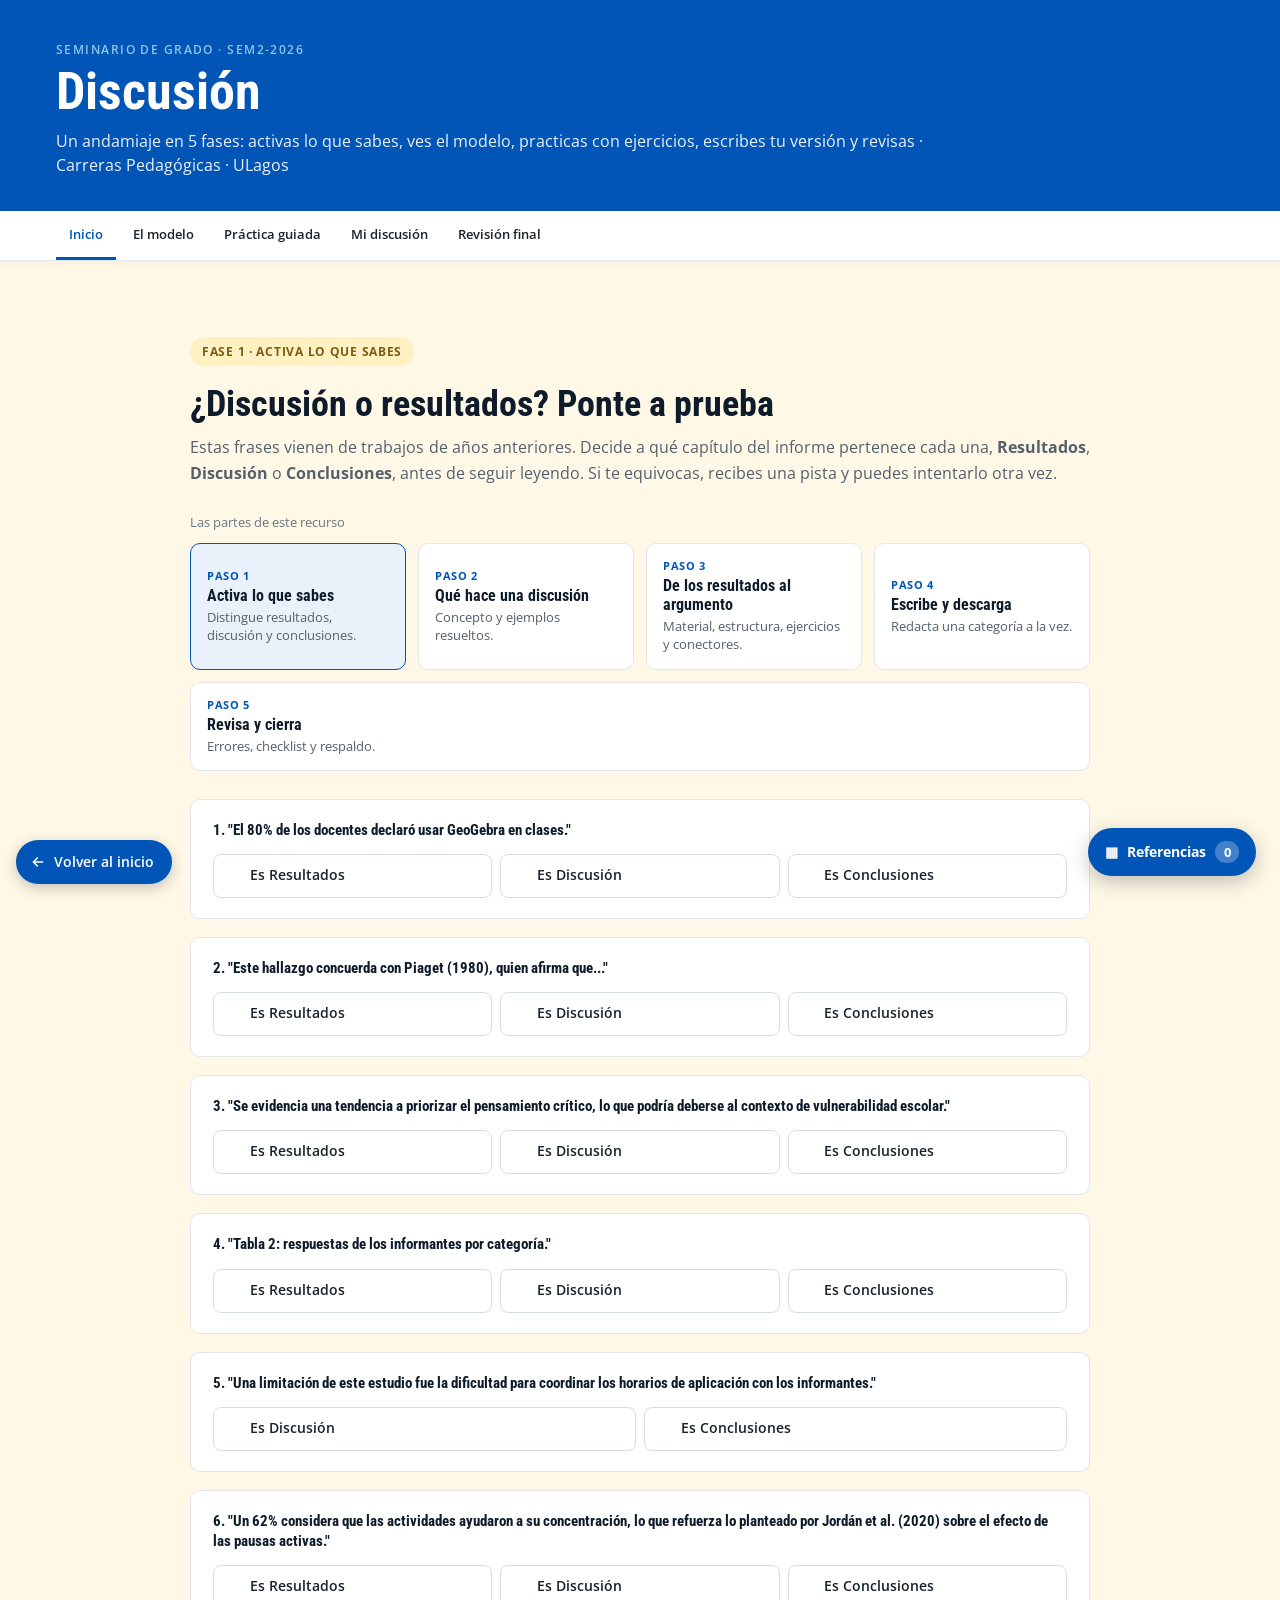
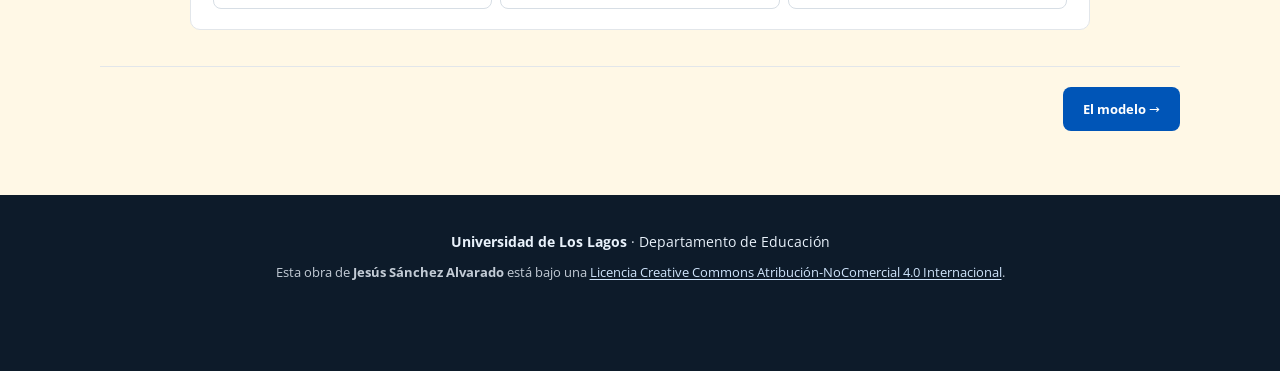
<file: 7-discusion/index.html>
<!DOCTYPE html>
<html lang="es">
<head>
<meta charset="utf-8">
<meta name="viewport" content="width=device-width, initial-scale=1">
<title>Taller: Cómo escribir la Discusión de resultados</title>
<link rel="stylesheet" href="../comun/fuentes.css">
<script src="../comun/lib/docx.umd.js"></script>
<style>
  :root{
    --azul:#0055B7;--azul-osc:#003d85;--azul-claro:#e9f2fb;--celeste:#8FC6E8;
    --morado:#9F26B4;--verde:#3FAE29;--verde-texto:#2E7D1F;--verde-claro:#eafbe6;
    --rojo:#b0392b;--rojo-claro:#fdeeee;--ambar-texto:#7a5d12;--ambar-claro:#fff8e6;
    --tinta:#0d1b2a;--texto:#1a232b;--texto-2:#3a4551;--texto-3:#55606b;--borde:#e2e6ea;
  }
  *{box-sizing:border-box}
  body{margin:0;padding:0;background:#ffffff;font-family:'Open Sans',sans-serif;color:var(--texto);line-height:1.6;overflow-x:hidden}
  a{color:var(--azul)}
  a:hover{color:var(--azul-osc)}
  h1,h2,h3,h4{font-family:'Roboto Condensed',sans-serif;margin:0;line-height:1.15}
  img{display:block;max-width:100%;height:auto}
  button{font-family:inherit}
  textarea,input[type=text]{font-family:'Open Sans',sans-serif}
  .skip-link{position:absolute;left:-999px;top:0;background:var(--azul);color:#fff;padding:10px 18px;z-index:200;border-radius:0 0 6px 0}
  .skip-link:focus{left:0}
  html{scroll-behavior:smooth}
  section[id]{scroll-margin-top:110px}
  main > section{padding:64px clamp(20px,6vw,56px)}
  main > section > div{width:min(100%,1080px);margin:0 auto}
  ::selection{background:var(--celeste)}
  :focus-visible{outline:3px solid var(--azul);outline-offset:2px}
  .eyebrow{display:inline-block;font:700 12px 'Open Sans',sans-serif;letter-spacing:.06em;text-transform:uppercase;padding:6px 12px;border-radius:20px;margin-bottom:18px}
  .lead{font-size:15.5px;line-height:1.7;color:var(--texto-3);margin:0 0 26px;max-width:100%;text-align:justify}
  .card{background:#fff;border:1px solid var(--borde);border-radius:10px;padding:20px 22px}
  .step-card{border-radius:12px;padding:22px 24px;color:#fff}
  .toggle-btn{cursor:pointer;border:1.5px solid var(--azul);background:#fff;color:var(--azul);font:700 13px 'Open Sans',sans-serif;padding:11px 18px;border-radius:8px;display:inline-flex;align-items:center;gap:8px;min-height:44px}
  .toggle-btn:hover{background:var(--azul-claro)}
  .primary-btn{cursor:pointer;border:none;background:var(--azul);color:#fff;font:700 13px 'Open Sans',sans-serif;padding:12px 20px;border-radius:8px;display:inline-flex;align-items:center;gap:8px;min-height:44px}
  .primary-btn:hover{background:var(--azul-osc)}
  .ghost-btn{cursor:pointer;border:1.5px dashed #b7c2cc;background:transparent;color:var(--texto-3);font:700 13px 'Open Sans',sans-serif;padding:11px 18px;border-radius:8px;min-height:44px}
  .ghost-btn:hover{border-color:var(--azul);color:var(--azul)}
  .conn-group{background:#f4f6f8;border-radius:10px;padding:18px 20px}
  .check{display:flex;gap:12px;align-items:flex-start;background:#fff;border:1px solid var(--borde);border-radius:10px;padding:14px 16px;cursor:pointer;min-height:44px;transition:background .15s ease,border-color .15s ease}
  .check:hover{border-color:#b6c6d6}
  .check input{width:19px;height:19px;flex:none;margin-top:2px;accent-color:var(--verde-texto)}
  .before-after{display:grid;grid-template-columns:1fr;gap:16px}
  @media(min-width:800px){.before-after{grid-template-columns:1fr 1fr}}
  .ba-box{border-radius:10px;padding:18px 20px}
  .tpl-field{margin-bottom:14px}
  .tpl-field label{display:block;font:700 12px 'Open Sans',sans-serif;text-transform:uppercase;letter-spacing:.04em;margin-bottom:6px}
  .tpl-field .ayuda{font-size:12.5px;color:#6b7682;margin:0 0 8px}
  .tpl-field textarea{width:100%;min-height:88px;border-radius:8px;border:1.5px solid #d7dee5;padding:12px 14px;font-size:14px;line-height:1.55;color:var(--texto);resize:vertical}
  .tpl-field textarea:focus{outline:none;border-color:var(--azul);box-shadow:0 0 0 3px rgba(0,85,183,.15)}
  .tpl-field input[type=text]{width:100%;border-radius:8px;border:1.5px solid #d7dee5;padding:11px 14px;font-size:15px;font-weight:700;color:var(--tinta);min-height:44px}
  .tpl-field input[type=text]:focus{outline:none;border-color:var(--azul);box-shadow:0 0 0 3px rgba(0,85,183,.15)}
  textarea::placeholder,input::placeholder{color:#6b7682;opacity:1}
  #backToTop{position:fixed;bottom:86px;right:24px;width:48px;height:48px;border-radius:50%;background:var(--azul);color:#fff;border:none;display:flex;align-items:center;justify-content:center;cursor:pointer;box-shadow:0 4px 14px rgba(0,0,0,.2);opacity:0;pointer-events:none;transition:opacity .25s ease,transform .25s ease;z-index:150}
  #backToTop.show{opacity:1;pointer-events:auto}
  #backToTop:hover{background:var(--azul-osc);transform:translateY(-2px)}
  #printArea{display:none}
  .visually-hidden{position:absolute;width:1px;height:1px;padding:0;margin:-1px;overflow:hidden;clip:rect(0,0,0,0);white-space:nowrap;border:0}
  .chipBtn{cursor:pointer;border:1px solid #c9d3db;background:#f4f6f8;color:var(--texto-2);font:600 12px 'Open Sans',sans-serif;padding:8px 12px;border-radius:14px;text-align:left;min-height:32px}
  .chipBtn:hover{background:var(--azul-claro);border-color:var(--azul);color:var(--azul)}
  .autosave-note{font-size:12.5px;color:#6b7682;display:flex;align-items:center;gap:6px;flex-wrap:wrap}
  .navLink{flex:none;padding:14px 13px;font:600 13px 'Open Sans',sans-serif;color:var(--texto);text-decoration:none;border-bottom:3px solid transparent;white-space:nowrap}
  .navLink:hover{color:var(--azul)}
  .navLink[aria-current="true"]{color:var(--azul);border-bottom-color:var(--azul)}
  .tabla{width:100%;border-collapse:collapse;font-size:14px}
  .tabla th{background:var(--tinta);color:#fff;text-align:left;padding:10px 13px;font:700 12.5px 'Open Sans',sans-serif;vertical-align:top}
  table th{background:var(--azul)!important}
  .tabla td{padding:10px 13px;border-top:1px solid #eef1f4;vertical-align:top;line-height:1.55;color:var(--texto-2)}
  .scroll-x{overflow-x:auto;background:#fff;border-radius:10px;border:1px solid var(--borde)}
  .quiz{background:#fff;border:1px solid var(--borde);border-radius:10px;padding:20px 22px}
  .quiz-p{font:700 15px 'Roboto Condensed',sans-serif;color:var(--tinta);margin:0 0 14px;line-height:1.35}
  .quiz-ops{display:grid;grid-template-columns:repeat(auto-fit,minmax(220px,1fr));gap:8px}
  .opcion{min-height:44px;padding:11px 14px;border-radius:8px;font:600 13.5px 'Open Sans',sans-serif;cursor:pointer;text-align:left;display:flex;gap:8px;align-items:flex-start;background:#fff;border:1.5px solid #d7dee5;color:var(--texto)}
  .opcion:hover{border-color:var(--azul)}
  .marca{flex:none;font-weight:700;min-width:1em}
  .fb{margin-top:14px;padding:14px 16px;border-radius:8px}
  .fb p{margin:0;font-size:13.5px;line-height:1.55;color:var(--texto-2)}
  .fb p.fb-t{font:700 13px 'Open Sans',sans-serif;margin-bottom:4px}
  .cita-ej{background:#f4f6f8;border-left:4px solid #c9d3db;border-radius:0 8px 8px 0;padding:14px 16px;font-size:14.5px;line-height:1.65;color:var(--texto-2);margin:0 0 14px}
  .parrafo-vista{background:#f9fafb;border:1px solid var(--borde);border-radius:8px;padding:16px 18px;font-size:14.5px;line-height:1.7;color:var(--texto-2);white-space:pre-wrap}
  details.plegable{background:#fff;border:1px dashed #b6c6d6;border-radius:10px;padding:0 18px;margin:16px 0}
  details.plegable > summary{cursor:pointer;padding:14px 0;font:700 13.5px 'Open Sans',sans-serif;color:var(--azul);min-height:44px}
  details.plegable[open]{padding-bottom:16px}
  details.plegable p{font-size:14px;line-height:1.65;color:var(--texto-2);margin:0 0 10px}
  .vista-actions{display:flex;justify-content:space-between;gap:12px;flex-wrap:wrap;margin:36px auto 0;padding-top:20px;border-top:1px solid var(--borde);max-width:1080px}
  .vista-actions .primary-btn{margin-left:auto}
  .burbuja{position:fixed;right:24px;bottom:24px;z-index:151;display:inline-flex;align-items:center;gap:9px;background:var(--azul);color:#fff;text-decoration:none;padding:12px 17px;border-radius:30px;box-shadow:0 6px 20px rgba(13,27,42,.26);font:700 13.5px 'Open Sans',sans-serif;min-height:48px;transition:transform .16s ease,background .16s ease}
  .burbuja:hover{background:var(--azul-osc);color:#fff;transform:translateY(-2px)}
  .burbuja-n{background:#fff;color:var(--azul);border-radius:20px;min-width:24px;height:22px;display:inline-flex;align-items:center;justify-content:center;font:700 12.5px 'Open Sans',sans-serif;padding:0 7px}
  .burbuja-n.cero{background:rgba(255,255,255,.26);color:#fff}
  @media (max-width:520px){.burbuja-t{display:none}.burbuja{right:16px;bottom:16px;padding:12px 15px}#backToTop{right:16px;bottom:76px}}
  @media (prefers-reduced-motion: reduce){
    *,*::before,*::after{animation:none!important;transition:none!important;scroll-behavior:auto!important}
  }
  @media print{
    body *{visibility:hidden}
    #printArea, #printArea *{visibility:visible}
    #printArea{display:block;position:absolute;top:0;left:0;width:100%;padding:24px}
    #backToTop,.burbuja,.vista-actions{display:none}
  }
</style>
<link rel="stylesheet" href="../comun/cimbra.css">
</head>
<body>
<a href="../index.html" class="cimbra-volver" aria-label="Volver al inicio de Cimbra"><svg viewBox="0 0 24 24" fill="none" stroke="currentColor" stroke-width="2.4" stroke-linecap="round" stroke-linejoin="round" aria-hidden="true"><path d="M19 12H5M11 6l-6 6 6 6"/></svg>Volver al inicio</a>

<a href="#contenido-principal" class="skip-link">Saltar al contenido principal</a>

<div style="display:flex;flex-direction:column;min-height:100vh">

<header style="background:#0055B7;color:#fff;padding:42px clamp(20px,6vw,56px) 34px;display:flex;align-items:center;gap:32px;flex-wrap:wrap">
  <div style="flex:1;min-width:260px">
    <p style="margin:0 0 6px;font:600 12px/1.4 'Open Sans',sans-serif;letter-spacing:.12em;text-transform:uppercase;color:#8FC6E8">Seminario de Grado · SEM2-2026</p>
    <h1 style="font-size:clamp(32px,5vw,52px);line-height:1.05;font-weight:700">Discusión</h1>
    <p style="margin:10px 0 0;font-size:16px;line-height:1.5;max-width:900px;color:#e9f2fb">Un andamiaje en 5 fases: activas lo que sabes, ves el modelo, practicas con ejercicios, escribes tu versión y revisas · Carreras Pedagógicas · ULagos</p>
  </div>
</header>

<nav aria-label="Secciones" style="position:sticky;top:0;z-index:100;background:#ffffff;border-bottom:1px solid #e2e6ea;box-shadow:0 2px 8px rgba(0,0,0,.04)">
  <div style="display:flex;gap:4px;overflow-x:auto;padding:0 clamp(20px,6vw,56px);scrollbar-width:thin" id="navRow"></div>
</nav>

<main id="contenido-principal" style="flex:1">

<!-- FASE 1 -->
<section id="activacion" data-vista="inicio" style="background:#fff8e6">
  <div style="max-width:900px;margin:0 auto">
    <p class="eyebrow" style="background:#fff1c2;color:#7a5d12">Fase 1 · Activa lo que sabes</p>
    <h2 style="font-size:clamp(26px,3.2vw,36px);margin-bottom:8px;color:#0d1b2a">¿Discusión o resultados? Ponte a prueba</h2>
    <p class="lead">Estas frases vienen de trabajos de años anteriores. Decide a qué capítulo del informe pertenece cada una, <strong>Resultados</strong>, <strong>Discusión</strong> o <strong>Conclusiones</strong>, antes de seguir leyendo. Si te equivocas, recibes una pista y puedes intentarlo otra vez.</p>
    <div id="esquema" style="margin:0 0 28px"></div>
    <div style="display:flex;flex-direction:column;gap:18px" id="diagWrap"></div>
    <div id="diagAnnounce" class="visually-hidden" aria-live="polite" aria-atomic="true"></div>
  </div>
</section>

<!-- FASE 2 · CONCEPTO -->
<section id="que-es" data-vista="modelo">
  <div style="max-width:920px;margin:0 auto">
    <p class="eyebrow" style="background:#e9f2fb;color:#0055B7">Fase 2 · Modelo, el concepto</p>
    <h2 style="font-size:clamp(26px,3.2vw,36px);margin-bottom:18px;color:#0d1b2a">Resultados describen. Discusión interpreta.</h2>
    <p style="font-size:17px;line-height:1.7;color:#3a4551;max-width:100%;text-align:justify">Tu capítulo de <strong>Resultados</strong> ya respondió la pregunta "¿qué encontramos?". La <strong>Discusión</strong> responde otra pregunta, "¿qué significa lo que encontramos, a la luz de lo que otros autores ya plantearon, y qué implica para la enseñanza?". Si tu Discusión podría copiarse y pegarse tal cual en el capítulo de Resultados, todavía no es una discusión.</p>
    <div style="display:grid;grid-template-columns:repeat(auto-fit,minmax(260px,1fr));gap:16px;margin-top:28px">
      <div class="card" style="border-left:4px solid #9F26B4">
        <p style="font:700 15px 'Roboto Condensed',sans-serif;margin-bottom:6px;color:#9F26B4">✕ Es Resultados</p>
        <p style="font-size:14.5px;line-height:1.6;color:#55606b;margin:0">"El 80% de los estudiantes respondió que sí." Describe el dato, sin más.</p>
      </div>
      <div class="card" style="border-left:4px solid #2E7D1F">
        <p style="font:700 15px 'Roboto Condensed',sans-serif;margin-bottom:6px;color:#2E7D1F">✓ Es Discusión</p>
        <p style="font-size:14.5px;line-height:1.6;color:#55606b;margin:0">"Se evidencia una tendencia mayoritaria a valorar X, lo que coincide con lo planteado por [autor], quien sostiene que..." Interpreta y dialoga con la teoría.</p>
      </div>
    </div>
  </div>
</section>

<!-- FASE 2 · EJEMPLOS -->
<section id="ejemplos" data-vista="modelo" style="background:#f9fafb">
  <div style="max-width:980px;margin:0 auto">
    <p class="eyebrow" style="background:#fdeeee;color:#b0392b">Fase 2 · Modelo, ejemplos resueltos</p>
    <h2 style="font-size:clamp(26px,3.2vw,36px);margin-bottom:10px;color:#0d1b2a">Apoyo opcional: mira cómo se hace</h2>
    <p class="lead">Estos ejemplos son opcionales. Puedes seguir avanzando sin abrirlos, o consultarlos solo cuando te atasques. Úsalos como referencia, no como plantilla para copiar.</p>

    <div class="card" style="margin-bottom:20px">
      <div style="display:flex;justify-content:space-between;align-items:center;flex-wrap:wrap;gap:12px">
        <div>
          <p style="font:700 12px 'Open Sans',sans-serif;letter-spacing:.06em;text-transform:uppercase;color:#7a5d12;margin-bottom:4px">Ejemplo A</p>
          <p style="font:700 17px 'Roboto Condensed',sans-serif;margin:0;color:#0d1b2a">Un párrafo que se quedó en describir</p>
        </div>
        <button class="toggle-btn" data-toggle="exA" aria-expanded="false" aria-controls="exA">Ver ejemplo ▾</button>
      </div>
      <p style="font-size:13.5px;color:#6b7682;margin:10px 0 0">Fragmento de un seminario anterior sobre TIC en el aula. Se retiraron nombres, establecimientos y datos identificables.</p>
      <div id="exA" style="display:none;margin-top:18px">
        <div class="before-after">
          <div class="ba-box" style="background:#fdeeee;border:1px solid #f3c9c2">
            <p style="font:700 12px 'Open Sans',sans-serif;text-transform:uppercase;letter-spacing:.05em;color:#b0392b;margin-bottom:8px">Antes · solo describe</p>
            <p style="font-size:14.5px;line-height:1.6;color:#3a4551;margin:0">"La mitad de los informantes señalan que existe una falta de tiempo para poder implementar las TIC, además de implementar estrategias como el ABP, ABPr, la Gamificación."</p>
          </div>
          <div class="ba-box" style="background:#eafbe6;border:1px solid #bfe8b0">
            <p style="font:700 12px 'Open Sans',sans-serif;text-transform:uppercase;letter-spacing:.05em;color:#2E7D1F;margin-bottom:8px">Después · interpreta y contrasta</p>
            <p style="font-size:14.5px;line-height:1.6;color:#3a4551;margin:0">"La falta de tiempo emerge como la barrera más consistente para implementar estrategias como el ABP. Esto contrasta con lo que plantea [autor], quien sostiene que las TIC deberían usarse para dar continuidad a actividades ya planificadas, no como una carga adicional. Esto sugiere que la brecha no es de motivación docente, sino de diseño curricular: mientras no se asigne tiempo protegido para planificar con TIC, la intención pedagógica seguirá sin traducirse en práctica de aula."</p>
          </div>
        </div>
        <p style="font-size:13px;color:#6b7682;margin-top:14px">Nota. La versión "antes" no está mal escrita, solo se quedó en el paso de describir. Lo que faltaba era el "¿por qué?" (contextualizar) y el "¿y qué?" (reflexionar).</p>
      </div>
    </div>

    <div class="card" style="margin-bottom:20px">
      <div style="display:flex;justify-content:space-between;align-items:center;flex-wrap:wrap;gap:12px">
        <div>
          <p style="font:700 12px 'Open Sans',sans-serif;letter-spacing:.06em;text-transform:uppercase;color:#7a5d12;margin-bottom:4px">Ejemplo B</p>
          <p style="font:700 17px 'Roboto Condensed',sans-serif;margin:0;color:#0d1b2a">Los 4 pasos por separado y el párrafo ya armado</p>
        </div>
        <button class="toggle-btn" data-toggle="exB" aria-expanded="false" aria-controls="exB">Ver ejemplo ▾</button>
      </div>
      <p style="font-size:13.5px;color:#6b7682;margin:10px 0 0">Caso inventado sobre retroalimentación oral en clases de inglés. Primero verás cada paso marcado, y después el mismo contenido escrito de corrido, que es como debe quedar en tu informe.</p>
      <div id="exB" style="display:none;margin-top:18px;flex-direction:column;gap:12px"></div>
    </div>

    <div class="card">
      <div style="display:flex;justify-content:space-between;align-items:center;flex-wrap:wrap;gap:12px">
        <div>
          <p style="font:700 12px 'Open Sans',sans-serif;letter-spacing:.06em;text-transform:uppercase;color:#7a5d12;margin-bottom:4px">Ejemplo C</p>
          <p style="font:700 17px 'Roboto Condensed',sans-serif;margin:0;color:#0d1b2a">Una discusión lograda de un seminario anterior</p>
        </div>
        <button class="toggle-btn" data-toggle="exC" aria-expanded="false" aria-controls="exC">Ver ejemplo ▾</button>
      </div>
      <p style="font-size:13.5px;color:#6b7682;margin:10px 0 0">Fragmento anonimizado de una discusión sobre primeras experiencias de práctica. Fíjate en que los cuatro pasos están, pero el texto se lee de corrido.</p>
      <div id="exC" style="display:none;margin-top:18px"></div>
    </div>
  </div>
</section>

<!-- FASE 3 · PUENTE -->
<section id="puente" data-vista="practica">
  <div style="max-width:1000px;margin:0 auto">
    <p class="eyebrow" style="background:#eafbe6;color:#2E7D1F">Fase 3 · Práctica guiada, de dónde sale el material</p>
    <h2 style="font-size:clamp(26px,3.2vw,36px);margin-bottom:10px;color:#0d1b2a">De tus resultados a tu discusión</h2>
    <p class="lead">Tu discusión no parte de cero. Cada categoría o dimensión ya tiene su material en el capítulo de resultados. Lo que haces ahora es elegir el dato o la cita que sostiene tu interpretación, y ponerlo a dialogar con los autores de tu marco teórico. No necesitas todos los datos, solo los que apoyan lo que vas a afirmar.</p>

    <div class="scroll-x" style="margin-bottom:28px">
      <table class="tabla">
        <caption class="visually-hidden">De dónde sale el material de la discusión según el tipo de estudio</caption>
        <thead><tr><th style="min-width:130px">Si tu estudio es</th><th style="min-width:230px">Vuelve a esta tabla de tus resultados</th><th style="min-width:230px">Y llevas a la discusión</th></tr></thead>
        <tbody>
          <tr>
            <td><strong>Cuantitativo</strong></td>
            <td>La tabla de síntesis por dimensión, con el enunciado de media más alta y el de media más baja, su media y el porcentaje en los niveles 3 y 4.</td>
            <td>Uno o dos enunciados por dimensión, con su cifra, mencionada una sola vez y con referencia a la tabla o al gráfico.</td>
          </tr>
          <tr>
            <td><strong>Cualitativo</strong></td>
            <td>La tabla de cita, código y categoría que armaste al codificar.</td>
            <td>Una o dos citas breves por categoría, las que muestren la idea con más claridad, con el código del informante.</td>
          </tr>
          <tr>
            <td><strong>Mixto</strong></td>
            <td>Ambas, categoría por categoría.</td>
            <td>El dato cuantitativo y la cita que lo ilustra o lo contradice. Cuando se contradicen, dilo, ese contraste es un hallazgo.</td>
          </tr>
        </tbody>
      </table>
    </div>

    <h3 style="font-size:20px;margin:0 0 6px;color:#0d1b2a">Si trabajas con cifras, cuida cómo las escribes</h3>
    <p class="lead" style="margin-bottom:18px">Qué significa cada cifra, la media, la moda y el porcentaje en los niveles 3 y 4, está explicado en el recurso de análisis de datos, en la sección "Qué dice cada cifra". Aquí interesa otra cosa, los errores que aparecen al redactar, cuando el número se convierte en una afirmación que los datos no sostienen.</p>
    <div class="scroll-x" style="margin-bottom:18px">
      <table class="tabla">
        <caption class="visually-hidden">Errores frecuentes al escribir cifras en la discusión</caption>
        <thead><tr><th style="min-width:240px">Así no</th><th style="min-width:130px">Por qué</th><th style="min-width:240px">Así sí</th></tr></thead>
        <tbody>
          <tr>
            <td>"La media fue de 3,4%, por lo tanto la mayoría está de acuerdo."</td>
            <td>Mezcla la media con un porcentaje. Una media de 3,4 sobre 4 no es un 3,4%.</td>
            <td>"La media fue 3,4 en una escala de 1 a 4, y un 86% respondió en los niveles 3 y 4."</td>
          </tr>
          <tr>
            <td>"La media de 2,9 indica que la mayoría está en desacuerdo."</td>
            <td>La media no informa cuántas personas hay en cada nivel. Solo el porcentaje permite hablar de mayorías.</td>
            <td>"La media fue 2,9 y las respuestas se repartieron entre los cuatro niveles, lo que muestra posiciones dispares dentro del curso."</td>
          </tr>
          <tr>
            <td>"La media subió de 3,1 a 3,3, lo que demuestra que la estrategia funcionó."</td>
            <td>Con pocos participantes, una diferencia pequeña puede deberse al azar. Tu estudio describe, no prueba causas.</td>
            <td>"Se observa una leve alza en la media, de 3,1 a 3,3, que coincide con lo señalado por [autor], aunque la diferencia es pequeña para el número de participantes."</td>
          </tr>
        </tbody>
      </table>
    </div>

    <h3 style="font-size:20px;margin:28px 0 6px;color:#0d1b2a">Cómo citar tus propios datos</h3>
    <p class="lead" style="margin-bottom:18px">El dato entra para sostener tu interpretación, no para volver a describir los resultados. Una cifra o una cita por idea es suficiente.</p>
    <div style="display:grid;grid-template-columns:repeat(auto-fit,minmax(280px,1fr));gap:16px">
      <div class="card">
        <p style="font:700 14px 'Roboto Condensed',sans-serif;margin-bottom:8px;color:#0055B7">Si el dato es una cifra</p>
        <p class="cita-ej" style="margin-bottom:10px">"Las actividades de la clase fueron valoradas como un apoyo a la concentración por un 84,6% de los estudiantes (Tabla 5), lo que coincide con lo señalado por Jordán et al. (2020)..."</p>
        <p style="font-size:13.5px;line-height:1.6;color:#55606b;margin:0">Menciona la tabla o el gráfico una vez. No repitas toda la serie de porcentajes que ya está en Resultados.</p>
      </div>
      <div class="card">
        <p style="font:700 14px 'Roboto Condensed',sans-serif;margin-bottom:8px;color:#9F26B4">Si el dato es una cita</p>
        <p class="cita-ej" style="margin-bottom:10px">"Los informantes describen la planificación como una traducción del currículum al contexto, 'tratar de pasar el currículum nacional a la estructura, al contexto o curso' (E1PH), lo que se acerca a lo planteado por [autor]..."</p>
        <p style="font-size:13.5px;line-height:1.6;color:#55606b;margin:0">Cita breve, entre comillas, con el código del informante. La cita ilustra tu afirmación, no la reemplaza.</p>
      </div>
    </div>
  </div>
</section>

<!-- FASE 3 · ESTRUCTURA -->
<section id="estructura" data-vista="practica" style="background:#f9fafb">
  <div style="max-width:980px;margin:0 auto">
    <p class="eyebrow" style="background:#eafbe6;color:#2E7D1F">Fase 3 · Práctica guiada, estructura</p>
    <h2 style="font-size:clamp(26px,3.2vw,36px);margin-bottom:10px;color:#0d1b2a">Sigue la misma organización que tus resultados</h2>
    <p class="lead">Si tus Resultados están organizados por categorías o dimensiones, tu Discusión debe seguir <strong>ese mismo orden</strong>, categoría por categoría. Cambiar de estructura a mitad de camino rompe la trazabilidad de tu informe y obliga a quien lee a buscar dónde quedó cada categoría.</p>

    <div class="card" style="background:#e9f2fb;border:1px solid #cfe1f5;border-left:4px solid #0055B7;margin-bottom:32px">
      <p style="font:700 13px 'Open Sans',sans-serif;letter-spacing:.06em;text-transform:uppercase;color:#0055B7;margin-bottom:10px">Criterio de orden</p>
      <p style="font-size:15.5px;line-height:1.6;margin:0;color:#1a3a5c">Categoría 1 en Resultados → Categoría 1 en Discusión → Categoría 1 en Conclusiones.</p>
    </div>

    <h3 style="font-size:20px;margin-bottom:6px;color:#0d1b2a">Para cada categoría, aplica estos 4 pasos</h3>
    <p style="font-size:14.5px;color:#55606b;margin-bottom:20px">Son un apoyo para escribir, no subtítulos del informe. En tu texto final se leen de corrido, como en el ejemplo B. Los volverás a ver en la plantilla de la fase 4.</p>
    <div style="display:grid;grid-template-columns:repeat(auto-fit,minmax(230px,1fr));gap:16px" id="pasosWrap"></div>
  </div>
</section>

<!-- FASE 3 · EJERCICIOS -->
<section id="ejercicios" data-vista="practica">
  <div style="max-width:980px;margin:0 auto">
    <p class="eyebrow" style="background:#eafbe6;color:#2E7D1F">Fase 3 · Práctica guiada, ejercicios</p>
    <h2 style="font-size:clamp(26px,3.2vw,36px);margin-bottom:10px;color:#0d1b2a">Practica con párrafos de otros seminarios</h2>
    <p class="lead">Los fragmentos vienen de discusiones de años anteriores, anonimizadas. Antes de escribir la tuya, revisa qué les funciona y qué les falta. Si te equivocas, recibes una pista y puedes intentarlo otra vez.</p>
    <div style="display:flex;flex-direction:column;gap:18px" id="ejerciciosWrap"></div>
    <div id="ejerciciosAnnounce" class="visually-hidden" aria-live="polite" aria-atomic="true"></div>
  </div>
</section>

<!-- FASE 3 · CONECTORES -->
<section id="conectores" data-vista="practica" style="background:#f9fafb">
  <div style="max-width:980px;margin:0 auto">
    <p class="eyebrow" style="background:#f3e8fb;color:#7a1f96">Fase 3 · Práctica guiada, conectores</p>
    <h2 style="font-size:clamp(26px,3.2vw,36px);margin-bottom:10px;color:#0d1b2a">Frases para dar fluidez y formalidad</h2>
    <p class="lead">No necesitas inventar la redacción desde cero. Usa estas frases como punto de partida y complétalas con tu propio análisis. Las tendrás a mano mientras escribes en la fase 4.</p>
    <div style="display:grid;grid-template-columns:repeat(auto-fit,minmax(260px,1fr));gap:16px" id="conectoresWrap"></div>
  </div>
</section>

<!-- FASE 4 · PLANTILLA -->
<section id="plantilla" data-vista="borrador" style="background:#eef5fc">
  <div style="max-width:980px;margin:0 auto">
    <p class="eyebrow" style="background:#dbeaf9;color:#0055B7">Fase 4 · Tu turno, escribe y descarga</p>
    <h2 style="font-size:clamp(26px,3.2vw,36px);margin-bottom:10px;color:#0d1b2a">Escribe tu Discusión</h2>
    <p class="lead" style="margin-bottom:10px">Agrega una tarjeta por cada categoría o dimensión de tu informe y completa los cuatro pasos. Debajo de cada campo hay frases de inicio que puedes insertar con un clic y luego editar, úsalas si te sirven. Con "Ver mi párrafo" revisas cómo queda todo unido, que es la forma en que se lee en el informe. Al final, descarga tu texto en Word o PDF.</p>
    <p class="autosave-note" id="autosaveStatus" aria-live="polite" style="margin-bottom:28px">Tu progreso se guarda automáticamente en este navegador, no se sube a ningún servidor. Si cambias de computador, descarga tu trabajo antes de continuar.</p>

    <div id="tplWrap" style="display:flex;flex-direction:column;gap:20px;margin-bottom:20px"></div>

    <div style="display:flex;gap:12px;flex-wrap:wrap;align-items:center;margin-bottom:28px">
      <button class="ghost-btn" id="addCatBtn">+ Agregar otra categoría</button>
      <button class="ghost-btn" id="resetTplBtn" style="color:#b0392b;border-color:#e3b8b0">Borrar mi borrador</button>
    </div>

    <div class="card" style="border-left:4px solid #0055B7">
      <p style="font:700 13px 'Open Sans',sans-serif;letter-spacing:.06em;text-transform:uppercase;color:#0055B7;margin-bottom:12px">Descargar mi Discusión</p>
      <p style="font-size:14px;line-height:1.6;color:#3a4551;margin:0 0 14px;max-width:100%;text-align:justify">Tu texto se descarga como un párrafo corrido por categoría, listo para pegar en el informe.</p>
      <label style="display:flex;gap:10px;align-items:flex-start;font-size:13.5px;line-height:1.5;color:#3a4551;margin-bottom:16px;cursor:pointer;max-width:100%;text-align:justify">
        <input type="checkbox" id="rotulosChk" style="width:19px;height:19px;flex:none;margin-top:2px;accent-color:#0055B7">
        <span>Incluir los rótulos de los pasos (A, B, C y D). Recuerda que luego deberás borrarlos.</span>
      </label>
      <div style="display:flex;gap:12px;flex-wrap:wrap">
        <button class="primary-btn" id="downloadWordBtn">Descargar en Word (.docx)</button>
        <button class="primary-btn" id="downloadPdfBtn" style="background:#2E7D1F">Descargar en PDF</button>
      </div>
      <p id="descargaAviso" role="status" style="font-size:13px;color:#2E7D1F;margin:14px 0 0;min-height:1em"></p>
    </div>
  </div>
</section>

<!-- FASE 5 · ERRORES -->
<section id="errores" data-vista="revision">
  <div style="max-width:980px;margin:0 auto">
    <p class="eyebrow" style="background:#fff1c2;color:#7a5d12">Fase 5 · Revisa, errores comunes</p>
    <h2 style="font-size:clamp(26px,3.2vw,36px);margin-bottom:18px;color:#0d1b2a" id="erroresTitulo">Lo que debilita una discusión</h2>
    <div class="card" style="padding:8px 22px" id="erroresWrap"></div>
  </div>
</section>

<!-- FASE 5 · AUTOEVALUACIÓN -->
<section id="autoeval" data-vista="revision" style="background:#f9fafb">
  <div style="max-width:860px;margin:0 auto">
    <p class="eyebrow" style="background:#eafbe6;color:#2E7D1F">Fase 5 · Revisa, checklist final</p>
    <h2 style="font-size:clamp(26px,3.2vw,36px);margin-bottom:8px;color:#0d1b2a">Lista de verificación final</h2>
    <p class="lead">Revisa tu Discusión completa contra esta lista antes de entregarla. Lo que marques queda guardado en este navegador, para que puedas volver en otro momento.</p>
    <div style="display:flex;flex-direction:column;gap:10px" id="autoevalWrap"></div>
    <div style="display:flex;gap:14px;align-items:center;flex-wrap:wrap;margin-top:18px">
      <p style="font-size:13.5px;color:#55606b;margin:0" id="autoevalCount"></p>
      <button class="ghost-btn" id="resetCheckBtn" style="padding:8px 14px;min-height:40px">Desmarcar todo</button>
    </div>
    <div id="autoevalAnnounce" class="visually-hidden" aria-live="polite" aria-atomic="true"></div>
    <div style="margin-top:30px">
      <h3 style="font-size:20px;margin:0 0 6px;color:#0d1b2a">Guarden su trabajo</h3>
      <p class="lead" style="margin-bottom:16px">Este recurso queda terminado cuando descargan su discusión y suben el archivo a una carpeta Drive de respaldo.</p>
      <div id="cierreWrap"></div>
    </div>
  </div>
</section>

</main>

<footer class="cimbra-pie site-footer">
  <p><strong>Universidad de Los Lagos</strong> · Departamento de Educación</p>
  <p>Esta obra de <strong>Jesús Sánchez Alvarado</strong> está bajo una <a rel="license noopener" href="https://creativecommons.org/licenses/by-nc/4.0/" target="_blank">Licencia Creative Commons Atribución-NoComercial 4.0 Internacional</a>.</p>
</footer>

</div>

<button id="backToTop" aria-label="Volver arriba" title="Volver arriba">
  <svg width="20" height="20" viewBox="0 0 24 24" fill="none" stroke="currentColor" stroke-width="2.5" stroke-linecap="round" stroke-linejoin="round" aria-hidden="true"><path d="M18 15l-6-6-6 6"/></svg>
</button>

<div id="printArea"></div>

<a class="burbuja" id="burbujaRef" href="#" target="_blank" rel="noopener" title="Abrir mis referencias en una pestaña nueva">
  <span aria-hidden="true">▦</span><span class="burbuja-t">Referencias</span><span class="burbuja-n" id="burbujaRefN">0</span>
</a>

<script>
// ---------- UTILIDADES ----------
const esc = (s) => String(s == null ? '' : s).replace(/&/g,'&amp;').replace(/</g,'&lt;').replace(/>/g,'&gt;').replace(/"/g,'&quot;');

// ---------- CONFIGURACIÓN Y VISTAS ----------
const CONFIG = {
  clave: 'cimbra_discusion_v1',
  claveBorradorAnterior: 'ulagos_discusion_borrador_v2',
  claveChecklistAnterior: 'ulagos_discusion_checklist_v1',
  enlaceReferencias: '../referencias/index.html#biblioteca',
  claveReferencias: 'cimbra_referencias_v1',
};
const VISTAS = [
  { id:'inicio', nav:'Inicio', titulo:'Activa lo que sabes', sub:'Distingue resultados, discusión y conclusiones.' },
  { id:'modelo', nav:'El modelo', titulo:'Qué hace una discusión', sub:'Concepto y ejemplos resueltos.' },
  { id:'practica', nav:'Práctica guiada', titulo:'De los resultados al argumento', sub:'Material, estructura, ejercicios y conectores.' },
  { id:'borrador', nav:'Mi discusión', titulo:'Escribe y descarga', sub:'Redacta una categoría a la vez.' },
  { id:'revision', nav:'Revisión final', titulo:'Revisa y cierra', sub:'Errores, checklist y respaldo.' },
];
let vistaActual = 'inicio';
let progreso = { version:1, actualizado:'', categorias:[], check:{}, cierre:{ descargado:false, respaldado:false } };
try {
  const guardado = JSON.parse(localStorage.getItem(CONFIG.clave) || 'null');
  if (guardado && typeof guardado === 'object') progreso = Object.assign(progreso, guardado, {
    categorias: Array.isArray(guardado.categorias) ? guardado.categorias : [],
    check: guardado.check && typeof guardado.check === 'object' ? guardado.check : {},
    cierre: Object.assign({ descargado:false, respaldado:false }, guardado.cierre || {}),
  });
} catch(e) {}
function guardarProgreso(){
  progreso.actualizado = new Date().toISOString();
  try { localStorage.setItem(CONFIG.clave, JSON.stringify(progreso)); } catch(e) {}
}
function irA(id, foco){
  const vista = VISTAS.find(v => v.id === id) || VISTAS[0];
  vistaActual = vista.id;
  document.querySelectorAll('main > section[data-vista]').forEach(sec => {
    sec.style.display = sec.dataset.vista === vistaActual ? '' : 'none';
  });
  document.querySelectorAll('.navLink').forEach(a => a.dataset.target === vistaActual ? a.setAttribute('aria-current','true') : a.removeAttribute('aria-current'));
  if (location.hash.slice(1) !== vistaActual) history.replaceState(null, '', '#' + vistaActual);
  pintarEsquema(); pintarSiguiente();
  window.scrollTo({ top:0, behavior: foco ? 'smooth' : 'auto' });
  if (foco) {
    const h = document.querySelector(`main > section[data-vista="${vistaActual}"] h2`);
    if (h) { h.setAttribute('tabindex','-1'); h.focus({ preventScroll:true }); }
  }
}
document.getElementById('navRow').innerHTML = VISTAS.map(v => `<a class="navLink" href="#${v.id}" data-target="${v.id}">${esc(v.nav)}</a>`).join('');
document.querySelectorAll('.navLink').forEach(a => a.addEventListener('click', e => { e.preventDefault(); irA(a.dataset.target, true); }));
window.addEventListener('hashchange', () => {
  const id = location.hash.slice(1);
  if (VISTAS.some(v => v.id === id)) irA(id, true);
});
function pintarEsquema(){
  const el = document.getElementById('esquema');
  if (!el) return;
  el.innerHTML = `<p style="font-size:13px;color:#6b7682;margin:0 0 10px">Las partes de este recurso</p><div style="display:flex;gap:12px;flex-wrap:wrap">${VISTAS.map((v, i) => `<button type="button" data-ir="${v.id}" style="text-align:left;min-width:190px;flex:1;padding:14px 16px;border-radius:10px;border:1px solid ${vistaActual === v.id ? 'var(--azul)' : 'var(--borde)'};background:${vistaActual === v.id ? 'var(--azul-claro)' : '#fff'};cursor:pointer"><span style="display:block;font:700 11px 'Open Sans',sans-serif;letter-spacing:.05em;text-transform:uppercase;color:var(--azul)">Paso ${i + 1}</span><span style="display:block;font:700 16px 'Roboto Condensed',sans-serif;color:var(--tinta);margin-top:3px">${esc(v.titulo)}</span><span style="display:block;font-size:12.5px;line-height:1.45;color:var(--texto-3);margin-top:4px">${esc(v.sub)}</span></button>`).join('')}</div>`;
  el.querySelectorAll('[data-ir]').forEach(b => b.addEventListener('click', () => irA(b.dataset.ir, true)));
}
function pintarSiguiente(){
  document.querySelectorAll('.vista-actions').forEach(el => el.remove());
  VISTAS.forEach((v, i) => {
    const secciones = Array.from(document.querySelectorAll(`main > section[data-vista="${v.id}"]`));
    const ultima = secciones[secciones.length - 1];
    if (!ultima) return;
    const anterior = i ? `<button type="button" class="ghost-btn" data-anterior="${VISTAS[i - 1].id}">← ${esc(VISTAS[i - 1].nav)}</button>` : '<span></span>';
    const siguiente = i < VISTAS.length - 1 ? `<button type="button" class="primary-btn" data-siguiente="${VISTAS[i + 1].id}">${esc(VISTAS[i + 1].nav)} →</button>` : '';
    ultima.insertAdjacentHTML('beforeend', `<div class="vista-actions">${anterior}${siguiente}</div>`);
  });
  document.querySelectorAll('[data-anterior],[data-siguiente]').forEach(b => b.addEventListener('click', () => irA(b.dataset.anterior || b.dataset.siguiente, true)));
}

// ---------- BACK TO TOP ----------
const backBtn = document.getElementById('backToTop');
window.addEventListener('scroll', () => {
  if (window.scrollY > 480) backBtn.classList.add('show');
  else backBtn.classList.remove('show');
});
backBtn.addEventListener('click', () => window.scrollTo({top:0, behavior:'smooth'}));

// ---------- MOTOR DE EJERCICIOS (pista y segundo intento) ----------
function construirQuiz(contenedorId, items, grupo, announceId){
  const wrap = document.getElementById(contenedorId);
  if (!wrap) return;
  const estados = items.map(() => ({ elegidas: [], resuelta: false }));
  wrap.innerHTML = items.map((it,i) => `<div class="quiz" id="${grupo}-q${i}"></div>`).join('');

  function render(i, focoIdx){
    const it = items[i], st = estados[i];
    const cont = document.getElementById(`${grupo}-q${i}`);
    const ops = it.opciones.map((op, oi) => {
      let bg = '#fff', color = '#1a232b', borde = '#d7dee5', marca = '';
      const elegida = st.elegidas.includes(oi);
      const correcta = oi === it.correcta;
      if (elegida && !correcta) { bg = '#fdeeee'; color = '#b0392b'; borde = '#b0392b'; marca = '✗'; }
      if (st.resuelta && correcta) { bg = '#eafbe6'; color = '#2E7D1F'; borde = '#2E7D1F'; marca = '✓'; }
      const dis = st.resuelta ? ' disabled' : '';
      return `<button type="button" class="opcion" data-i="${i}" data-op="${oi}" style="background:${bg};color:${color};border-color:${borde}"${dis}>
        <span class="marca" aria-hidden="true">${marca}</span><span>${esc(op)}</span></button>`;
    }).join('');
    let fb = '';
    if (st.elegidas.length) {
      const acerto = st.resuelta && st.elegidas[st.elegidas.length-1] === it.correcta;
      if (!st.resuelta) {
        fb = `<div class="fb" tabindex="-1" style="background:#fff8e6;border-left:4px solid #7a5d12">
          <p class="fb-t" style="color:#7a5d12">Aún no. Elige otra opción.</p>
          <p>Pista. ${esc(it.pista)}</p></div>`;
      } else if (acerto) {
        fb = `<div class="fb" tabindex="-1" style="background:#eafbe6;border-left:4px solid #2E7D1F">
          <p class="fb-t" style="color:#2E7D1F">Correcto</p>
          <p>${it.explicacion}</p></div>`;
      } else {
        fb = `<div class="fb" tabindex="-1" style="background:#fdeeee;border-left:4px solid #b0392b">
          <p class="fb-t" style="color:#b0392b">La respuesta correcta era "${esc(it.opciones[it.correcta])}"</p>
          <p>${it.explicacion}</p></div>`;
      }
    }
    cont.innerHTML = `${it.cita ? it.cita : ''}
      <p class="quiz-p">${i+1}. ${esc(it.pregunta)}</p>
      <div class="quiz-ops">${ops}</div>
      ${fb}`;
    cont.querySelectorAll('.opcion').forEach(b => {
      b.addEventListener('click', () => {
        const oi = +b.dataset.op;
        const s = estados[i];
        if (s.resuelta || s.elegidas.includes(oi)) return;
        s.elegidas.push(oi);
        if (oi === items[i].correcta || s.elegidas.length >= 2) s.resuelta = true;
        render(i, oi);
        const an = document.getElementById(announceId);
        if (an) {
          const st2 = estados[i];
          an.textContent = st2.resuelta
            ? (st2.elegidas[st2.elegidas.length-1] === items[i].correcta ? 'Correcto. ' : 'Incorrecto. La respuesta correcta era ' + items[i].opciones[items[i].correcta] + '. ')
              + items[i].explicacion.replace(/<[^>]+>/g,'')
            : 'Aún no. Pista. ' + items[i].pista;
        }
      });
    });
    if (focoIdx != null) {
      const btn = cont.querySelector(`.opcion[data-op="${focoIdx}"]`);
      if (btn && !btn.disabled) btn.focus();
      else { const f = cont.querySelector('.fb'); if (f) f.focus(); }
    }
  }
  items.forEach((_, i) => render(i));
}

// ---------- FASE 1 · DIAGNÓSTICO ----------
construirQuiz('diagWrap', [
  { pregunta: '"El 80% de los docentes declaró usar GeoGebra en clases."', opciones:['Es Resultados','Es Discusión','Es Conclusiones'], correcta:0,
    pista:'Fíjate si la frase explica algo o solo entrega el dato.',
    explicacion:'Entrega el dato sin interpretarlo, de modo que pertenece a Resultados. Para llevarla a la Discusión habría que decir qué significa ese 80% y ponerlo a dialogar con el marco teórico.' },
  { pregunta: '"Este hallazgo concuerda con Piaget (1980), quien afirma que..."', opciones:['Es Resultados','Es Discusión','Es Conclusiones'], correcta:1,
    pista:'¿Aparece un autor del marco teórico dialogando con tu hallazgo?',
    explicacion:'Pone el hallazgo en relación con un autor, que es el paso B de la discusión. En Resultados no se citan autores.' },
  { pregunta: '"Se evidencia una tendencia a priorizar el pensamiento crítico, lo que podría deberse al contexto de vulnerabilidad escolar."', opciones:['Es Resultados','Es Discusión','Es Conclusiones'], correcta:1,
    pista:'"Podría deberse a" anuncia una explicación, no una descripción.',
    explicacion:'Interpreta la tendencia y propone una explicación desde el contexto, que son los pasos A y C de la discusión.' },
  { pregunta: '"Tabla 2: respuestas de los informantes por categoría."', opciones:['Es Resultados','Es Discusión','Es Conclusiones'], correcta:0,
    pista:'Piensa en qué capítulo se muestran las tablas con los datos ordenados.',
    explicacion:'Las tablas con los datos van en Resultados. En la Discusión se las menciona ("ver Tabla 2"), pero no se vuelven a presentar.' },
  { pregunta: '"Una limitación de este estudio fue la dificultad para coordinar los horarios de aplicación con los informantes."', opciones:['Es Discusión','Es Conclusiones'], correcta:1,
    pista:'¿La frase habla de un hallazgo o del proceso de investigación?',
    explicacion:'Evalúa el proceso de investigación, no el significado de un hallazgo. Las limitaciones, las proyecciones y las recomendaciones van en Conclusiones.' },
  { pregunta: '"Un 62% considera que las actividades ayudaron a su concentración, lo que refuerza lo planteado por Jordán et al. (2020) sobre el efecto de las pausas activas."', opciones:['Es Resultados','Es Discusión','Es Conclusiones'], correcta:1,
    pista:'Hay un dato, pero también algo más que el dato.',
    explicacion:'El dato aparece al servicio de una interpretación que dialoga con un autor. Ese es el uso correcto de una cifra dentro de la Discusión, mencionarla una vez y para sostener una afirmación.' },
], 'diag', 'diagAnnounce');

// ---------- 4 PASOS ----------
const pasos = [
  {n:'A', color:'#0055B7', titulo:'Interpreta', pregunta:'¿Qué?', desc:'No repitas el dato. Di qué significa, por ejemplo "Se evidencia una tendencia a...".'},
  {n:'B', color:'#2E7D1F', titulo:'Contrasta con la teoría', pregunta:'¿Quién más lo dice?', desc:'Tu hallazgo coincide, difiere o no había sido reportado por los autores de tu marco teórico.'},
  {n:'C', color:'#9F26B4', titulo:'Contextualiza', pregunta:'¿Por qué?', desc:'Explica el resultado con la realidad del contexto escolar que conoces.'},
  {n:'D', color:'#1C6AA0', titulo:'Reflexiona', pregunta:'¿Y qué?', desc:'Di qué implica esto para la enseñanza y para tu futura práctica docente.'},
];
document.getElementById('pasosWrap').innerHTML = pasos.map(p => `
  <div class="step-card" style="background:${p.color}">
    <p style="font:700 24px 'Roboto Condensed',sans-serif;opacity:.65;margin-bottom:4px">${p.n}</p>
    <p style="font:700 16px 'Roboto Condensed',sans-serif;margin-bottom:2px">${p.titulo}</p>
    <p style="font-size:12.5px;letter-spacing:.04em;text-transform:uppercase;opacity:.9;margin-bottom:10px">${p.pregunta}</p>
    <p style="font-size:13.5px;line-height:1.55;margin:0">${p.desc}</p>
  </div>
`).join('');

// ---------- CONECTORES ----------
const conectores = [
  {titulo:'Para confirmar', color:'#0055B7', frases:['Estos resultados corroboran lo planteado por...','En consonancia con...','Tal como sostiene...']},
  {titulo:'Para contrastar', color:'#9F26B4', frases:['Por el contrario...','Si bien [autor] plantea..., los datos mostraron que...','Existe una discrepancia entre...']},
  {titulo:'Para explicar causas', color:'#2E7D1F', frases:['Esto podría atribuirse a...','Un factor determinante parece ser...','Posiblemente, esto se explica por...']},
  {titulo:'Para sugerir implicancias', color:'#1C6AA0', frases:['Desde una perspectiva pedagógica, esto implica...','Resulta necesario considerar...','Esto sugiere que las estrategias docentes deben...']},
];
document.getElementById('conectoresWrap').innerHTML = conectores.map(c => `
  <div class="conn-group" style="border-left:4px solid ${c.color}">
    <p style="font:700 14px 'Roboto Condensed',sans-serif;margin-bottom:10px;color:${c.color}">${c.titulo}</p>
    <ul style="margin:0;padding-left:18px;font-size:14px;line-height:1.9;color:#3a4551">
      ${c.frases.map(f => `<li>${esc(f)}</li>`).join('')}
    </ul>
  </div>
`).join('');

// ---------- EJEMPLO B ----------
const ejemploB = [
  {label:'A · Interpreta', color:'#0055B7', texto:'Se observa una tendencia de los estudiantes a preferir la retroalimentación oral inmediata por sobre la escrita, particularmente en actividades de expresión oral.'},
  {label:'B · Contrasta', color:'#2E7D1F', texto:'Este hallazgo concuerda con lo planteado por Hattie y Timperley (2007), quienes señalan que la retroalimentación es más efectiva mientras más cercana está en el tiempo al desempeño evaluado.'},
  {label:'C · Contextualiza', color:'#9F26B4', texto:'Esto podría explicarse por el contexto de aula observado, donde los estudiantes tienen pocas instancias de práctica oral fuera de la sala de clases, lo que aumenta el valor que le asignan a la corrección inmediata del docente.'},
  {label:'D · Reflexiona', color:'#1C6AA0', texto:'Desde una perspectiva pedagógica, esto sugiere que priorizar espacios breves de retroalimentación oral en clase podría tener mayor impacto que extender el tiempo dedicado a la corrección escrita fuera de ella.'},
];
document.getElementById('exB').innerHTML = ejemploB.map(e => `
  <div style="border-left:4px solid ${e.color};background:#f4f6f8;border-radius:0 8px 8px 0;padding:14px 16px">
    <p style="font:700 11px 'Open Sans',sans-serif;text-transform:uppercase;letter-spacing:.05em;color:${e.color};margin-bottom:6px">${e.label}</p>
    <p style="font-size:14.5px;line-height:1.6;color:#3a4551;margin:0">${esc(e.texto)}</p>
  </div>
`).join('') + `
  <div style="border:1.5px solid #0055B7;border-radius:10px;padding:16px 18px;background:#fff">
    <p style="font:700 11px 'Open Sans',sans-serif;text-transform:uppercase;letter-spacing:.05em;color:#0055B7;margin-bottom:8px">Así queda en el informe, de corrido</p>
    <p style="font-size:14.5px;line-height:1.7;color:#3a4551;margin:0">${esc(ejemploB.map(e=>e.texto).join(' '))}</p>
    <p style="font-size:13px;color:#6b7682;margin:12px 0 0">Los rótulos A, B, C y D no aparecen en el informe. Son solo el andamiaje que usaste para escribir.</p>
  </div>`;

// ---------- EJEMPLO C ----------
const ejemploC = [
  {label:'A · Interpreta', color:'#0055B7', texto:'Los resultados reflejan una diversidad de percepciones sobre las primeras experiencias de práctica, que varían según la carrera. En una de ellas, las experiencias desafiantes, ligadas a problemas de organización y a la desconexión entre teoría y práctica, muestran la necesidad de un enfoque más integrado en la Formación Inicial Docente.'},
  {label:'B · Contrasta', color:'#2E7D1F', texto:'Esto coincide con Villalobos Saldivia (2022), quien subraya la importancia de alinear los programas universitarios con las realidades escolares. Como afirma Pavié Nova (2011), "las competencias no se adquieren en una etapa de formación inicial y se aplican sin más, sino que se crean y se recrean continuamente en la práctica profesional" (p. 13).'},
  {label:'C · Contextualiza', color:'#9F26B4', texto:'En otra de las carreras, las percepciones positivas pese a los problemas logísticos sugieren que un acompañamiento sostenido durante la inserción puede atenuar las dificultades iniciales.'},
  {label:'D · Reflexiona', color:'#1C6AA0', texto:'El aprendizaje profesional aparece así como un proceso que se construye en la experiencia y en la reflexión, lo que sitúa a la observación y al trabajo colaborativo, más que a la sola asignación de horas en el establecimiento, en el centro de la formación práctica.'},
];
document.getElementById('exC').innerHTML = `
  <div style="display:flex;flex-direction:column;gap:12px">
  ${ejemploC.map(e => `
    <div style="border-left:4px solid ${e.color};background:#f4f6f8;border-radius:0 8px 8px 0;padding:14px 16px">
      <p style="font:700 11px 'Open Sans',sans-serif;text-transform:uppercase;letter-spacing:.05em;color:${e.color};margin-bottom:6px">${e.label}</p>
      <p style="font-size:14.5px;line-height:1.6;color:#3a4551;margin:0">${esc(e.texto)}</p>
    </div>`).join('')}
  </div>
  <div style="background:#fff8e6;border:1px solid #f0dca0;border-radius:10px;padding:16px 18px;margin-top:16px">
    <p style="font:700 13px 'Open Sans',sans-serif;color:#7a5d12;margin:0 0 6px">Qué mirar en este ejemplo</p>
    <p style="font-size:14px;line-height:1.6;color:#5c4a14;margin:0 0 8px">Funciona porque cada afirmación se apoya en los resultados, cita a autores del marco teórico y cierra diciendo qué implica para la formación. La cita textual se integra en la frase, con página, en lugar de quedar suelta.</p>
    <p style="font-size:14px;line-height:1.6;color:#5c4a14;margin:0">Todavía se puede afinar. Las siglas de las carreras deberían explicarse la primera vez que aparecen, y conviene revisar que cada percepción mencionada tenga su respaldo en la tabla de resultados.</p>
  </div>`;

// ---------- TOGGLES ----------
document.querySelectorAll('[data-toggle]').forEach(btn => {
  btn.addEventListener('click', () => {
    const target = document.getElementById(btn.dataset.toggle);
    const abierto = target.style.display !== 'none';
    target.style.display = abierto ? 'none' : (btn.dataset.toggle === 'exB' ? 'flex' : 'block');
    btn.textContent = abierto ? 'Ver ejemplo ▾' : 'Ocultar ejemplo ▴';
    btn.setAttribute('aria-expanded', abierto ? 'false' : 'true');
  });
});

// ---------- FASE 3 · EJERCICIOS ----------
const bloqueCita = (titulo, texto) => `<div style="background:#f4f6f8;border-left:4px solid #c9d3db;border-radius:0 8px 8px 0;padding:14px 16px;margin-bottom:16px">
  <p style="font:700 11px 'Open Sans',sans-serif;text-transform:uppercase;letter-spacing:.05em;color:#6b7682;margin:0 0 8px">${titulo}</p>
  <p style="font-size:14.5px;line-height:1.7;color:#3a4551;margin:0">${texto}</p></div>`;

construirQuiz('ejerciciosWrap', [
  { cita: bloqueCita('Fragmento 1 · discusión de un seminario sobre formación docente en EPJA',
      '"En relación con la formación docente, los entrevistados coinciden en que existe una falta de programas específicos para EPJA (DE1, DE5). Esto coincide con lo señalado por Kompen (2021), quien evidencia que los docentes enfrentan estas brechas durante la experiencia directa en la sala de clases. Además, se identifica una demanda en áreas críticas como el manejo socioemocional y el uso de tecnologías (DE2, DE3). Esto muestra una contradicción entre las exigencias actuales de la EPJA y la preparación recibida en los programas universitarios, que siguen un enfoque orientado a la educación regular."'),
    pregunta: '¿Qué paso le falta a este párrafo?',
    opciones: ['Interpretar (¿qué?)','Contrastar con la teoría (¿quién más lo dice?)','Contextualizar (¿por qué?)','Reflexionar (¿y qué?)'],
    correcta: 3,
    pista: 'Léelo hasta el final. ¿Dice qué consecuencia tiene todo esto para la formación de futuros profesores?',
    explicacion: 'El párrafo interpreta (falta de programas específicos), contrasta con Kompen (2021) y explica el porqué (los programas siguen un enfoque orientado a la educación regular), pero termina en el diagnóstico. Le falta una frase de cierre, por ejemplo: "Esto sugiere que la formación inicial debería incorporar experiencias situadas en contextos de EPJA, con énfasis en manejo socioemocional y uso de tecnologías". Ese es el paso que más se olvida.' },

  { cita: bloqueCita('Fragmento 2 · discusión de un seminario sobre pausas activas',
      '"Los resultados obtenidos durante la primera implementación de la encuesta, referente a si las actividades realizadas durante la clase ayudaron a mantener la concentración del alumnado, señalan que un 84,6% concuerda con el enunciado presentado. En la segunda recogida de datos, este porcentaje incrementó hasta un 92,3%. Algo a destacar es la variación observada en la categoría Muy de acuerdo, donde en primera instancia se registró un 28,2% de las respuestas, el mismo que luego de la posprueba concentró el 53,9%. Estos hallazgos, presentados en el gráfico 9, se alinean con lo señalado por Jordán et al. (2020), que sostiene que las pausas activas promueven una mejora de la concentración."'),
    pregunta: '¿Cuál es el problema principal de este párrafo?',
    opciones: ['Repite los resultados con todo detalle antes de interpretarlos','No cita a ningún autor','Usa un lenguaje demasiado técnico','No indica dónde están los datos'],
    correcta: 0,
    pista: 'Compara cuánto espacio ocupa la descripción de las cifras y cuánto la interpretación.',
    explicacion: 'Tres cuartos del párrafo repiten porcentajes que ya están en el capítulo de Resultados, y solo la última frase dialoga con la teoría. Basta con la cifra que sostiene la afirmación. Por ejemplo: "La valoración de las actividades como apoyo a la concentración aumentó entre ambas mediciones, de un 84,6% a un 92,3%, con un alza marcada en la categoría Muy de acuerdo (Gráfico 9). Este comportamiento se alinea con Jordán et al. (2020), quienes sostienen que las pausas activas favorecen la concentración..." y a partir de ahí se explica por qué ocurrió en este curso y qué implica para la enseñanza.' },

  { cita: bloqueCita('Fragmento 3 · una dimensión de un estudio cuantitativo',
      'En la dimensión Motivación, el enunciado con la media más alta obtuvo M = 3,4 y Mo = 4 en una escala de 1 a 4, y un 86% de los participantes respondió en los niveles 3 y 4.'),
    pregunta: '¿Cuál de estas frases interpreta correctamente esas cifras?',
    opciones: [
      '"La media fue de 3,4%, lo que indica que la mayoría de los participantes está de acuerdo."',
      '"El enunciado obtuvo la media más alta de la dimensión (M = 3,4 en una escala de 1 a 4) y un 86% respondió De acuerdo o Muy de acuerdo."',
      '"La moda de 4 indica que un 4% de los participantes respondió Muy de acuerdo."',
      '"La media de 3,4 demuestra que la estrategia de motivación fue efectiva."'],
    correcta: 1,
    pista: 'Revisa qué mide cada cifra. Solo una de las tres permite hablar de mayorías.',
    explicacion: 'La primera confunde la media con un porcentaje. La tercera confunde la moda, que es la alternativa más elegida, con la cantidad de personas que la eligieron. La cuarta afirma un efecto que este tipo de estudio no puede demostrar. La segunda usa cada cifra para lo que sirve, la media para situar el nivel de acuerdo en las palabras de la escala y el porcentaje para hablar de cuántos participantes respondieron en los niveles altos.' },

  { cita: bloqueCita('Fragmento 4 · cuatro frases de una discusión sobre prácticas iniciales',
      'a) "Los resultados reflejan una diversidad de percepciones sobre las primeras experiencias de práctica, que varían según la carrera."<br>b) "Esto coincide con Villalobos Saldivia (2022), quien subraya la importancia de alinear los programas universitarios con las realidades escolares."<br>c) "Las percepciones positivas, pese a los problemas logísticos, se explican por el acompañamiento recibido durante la inserción."<br>d) "El acompañamiento sistemático durante la práctica inicial debería ocupar un lugar central en la formación, por sobre la sola asignación de horas en el establecimiento."'),
    pregunta: '¿Cuál de esas frases corresponde al paso D, reflexionar (¿y qué?)?',
    opciones: ['La frase a','La frase b','La frase c','La frase d'],
    correcta: 3,
    pista: 'El paso D no dice qué muestran los datos, dice qué debería cambiar en la enseñanza o en la formación.',
    explicacion: 'La primera interpreta, la segunda contrasta con un autor y la tercera explica por qué ocurre lo observado. Solo la cuarta proyecta una consecuencia para la formación docente, que es el paso D.' },
], 'ejer', 'ejerciciosAnnounce');

// ---------- ERRORES ----------
const errores = [
  {t:'Repetir los resultados', d:'No vuelvas a escribir "el gráfico 1 muestra...". Usa el dato una vez, para sostener lo que afirmas.'},
  {t:'Especular sin base', d:'No escribas "los estudiantes no aprenden porque son flojos". Escribe "los datos sugieren una baja motivación intrínseca".'},
  {t:'Olvidar el marco teórico', d:'Si escribiste 20 o 30 páginas de teoría, úsalas. La discusión cita a esos autores, categoría por categoría.'},
  {t:'Ocultar lo que no resultó', d:'Si algo no salió como esperabas, destácalo. Un resultado inesperado es un hallazgo valioso.'},
  {t:'Escribir con tono emocional', d:'Evita juicios de valor como "lamentablemente..." o "fue muy triste ver que...". Mantén un tono profesional.'},
  {t:'Mezclar Discusión con Conclusiones', d:'Las limitaciones metodológicas, las proyecciones y las recomendaciones van en Conclusiones. Aquí el foco es interpretar el significado de tus hallazgos.'},
  {t:'Dejar los rótulos del andamiaje', d:'Los pasos A, B, C y D te ayudan a escribir, pero no se escriben en el informe. Tu discusión se lee de corrido.'},
];
document.getElementById('erroresWrap').innerHTML = errores.map((e,i) => `
  <div style="display:flex;gap:16px;padding:16px 0;${i < errores.length-1 ? 'border-bottom:1px solid #eef1f3' : ''}">
    <div style="flex:none;width:32px;height:32px;border-radius:50%;background:#fdeeee;color:#b0392b;display:flex;align-items:center;justify-content:center;font:700 14px 'Roboto Condensed',sans-serif">${i+1}</div>
    <div>
      <p style="font:700 15px 'Roboto Condensed',sans-serif;margin-bottom:4px;color:#0d1b2a">${e.t}</p>
      <p style="font-size:14px;line-height:1.55;color:#55606b;margin:0">${e.d}</p>
    </div>
  </div>
`).join('');

// ---------- AUTOEVALUACIÓN (persistente) ----------
const CHECK_KEY = CONFIG.claveChecklistAnterior;
const checklist = [
  '¿Mi Discusión sigue el mismo orden de categorías o dimensiones que mis Resultados?',
  '¿Cada categoría pasa por los 4 pasos, interpretar, contrastar, contextualizar y reflexionar?',
  '¿Cité a autores de mi marco teórico en cada categoría, no solo en algunas?',
  '¿Cada afirmación se apoya en un dato o en una cita de mis resultados?',
  '¿Interpreté las cifras con las palabras de mi escala, sin confundir la media con un porcentaje?',
  '¿Evité repetir literalmente frases de mis Resultados?',
  '¿Mencioné algún resultado inesperado o que no coincidió con la teoría?',
  '¿Mi texto se lee de corrido, sin los rótulos A, B, C y D?',
  '¿Revisé que no queden marcadores sin completar (por ejemplo "ver anexo xx")?',
  '¿Mantuve un tono profesional, sin juicios de valor emocionales?',
  '¿Dejé las limitaciones, proyecciones y recomendaciones para el capítulo de Conclusiones?',
];
let checkState = Object.assign({}, progreso.check || {});
if (!Object.keys(checkState).length) {
  try { checkState = JSON.parse(localStorage.getItem(CHECK_KEY) || '{}') || {}; } catch(e) { checkState = {}; }
}

const autoevalWrap = document.getElementById('autoevalWrap');
autoevalWrap.innerHTML = checklist.map((c,i) => `
  <label class="check" data-lbl="${i}" style="${checkState[i] ? 'background:#f4faf2;border-color:#ACDA90' : ''}">
    <input type="checkbox" data-i="${i}" ${checkState[i] ? 'checked' : ''}>
    <span data-txt="${i}" style="font-size:14.5px;line-height:1.5;color:${checkState[i] ? '#2E7D1F' : '#1a232b'}">${esc(c)}</span>
  </label>`).join('');

function actualizarConteo(){
  const done = Object.values(checkState).filter(Boolean).length;
  document.getElementById('autoevalCount').textContent = `${done} de ${checklist.length} revisados`;
  const an = document.getElementById('autoevalAnnounce');
  if (an) an.textContent = `${done} de ${checklist.length} ítems revisados.`;
}
function guardarCheck(){
  try { localStorage.setItem(CHECK_KEY, JSON.stringify(checkState)); } catch(e) {}
  progreso.check = Object.assign({}, checkState);
  guardarProgreso();
}
autoevalWrap.querySelectorAll('input').forEach(inp => {
  inp.addEventListener('change', () => {
    const i = inp.dataset.i;
    checkState[i] = inp.checked;
    const span = autoevalWrap.querySelector(`span[data-txt="${i}"]`);
    if (span) span.style.color = inp.checked ? '#2E7D1F' : '#1a232b';
    const lbl = autoevalWrap.querySelector(`label[data-lbl="${i}"]`);
    if (lbl) { lbl.style.background = inp.checked ? '#f4faf2' : '#fff'; lbl.style.borderColor = inp.checked ? '#ACDA90' : '#e2e6ea'; }
    guardarCheck();
    actualizarConteo();
  });
});
document.getElementById('resetCheckBtn').addEventListener('click', () => {
  checkState = {};
  guardarCheck();
  autoevalWrap.querySelectorAll('input').forEach(inp => {
    inp.checked = false;
    const span = autoevalWrap.querySelector(`span[data-txt="${inp.dataset.i}"]`);
    if (span) span.style.color = '#1a232b';
    const lbl = autoevalWrap.querySelector(`label[data-lbl="${inp.dataset.i}"]`);
    if (lbl) { lbl.style.background = '#fff'; lbl.style.borderColor = '#e2e6ea'; }
  });
  actualizarConteo();
});
actualizarConteo();

// ================= FASE 4 · PLANTILLA =================
const STORAGE_KEY = CONFIG.claveBorradorAnterior;
let catCounter = 0;
const categorias = [];
const abiertos = {};

function newCategoria(){
  catCounter++;
  return { id: catCounter, nombre:'', a:'', b:'', c:'', d:'' };
}
function saveState(){
  try {
    localStorage.setItem(STORAGE_KEY, JSON.stringify({ categorias, catCounter }));
    const status = document.getElementById('autosaveStatus');
    if (status) status.textContent = `Guardado ${new Date().toLocaleTimeString('es-CL',{hour:'2-digit',minute:'2-digit'})} · Tu progreso queda en este navegador, no se sube a ningún servidor. Si cambias de computador, descarga tu trabajo antes de continuar.`;
  } catch(e) {
    const status = document.getElementById('autosaveStatus');
    if (status) status.textContent = 'Este navegador no permite guardar el borrador. Descarga tu trabajo antes de cerrar la página.';
  }
  progreso.categorias = categorias.map(c => Object.assign({}, c));
  if (progreso.cierre && progreso.cierre.descargado) progreso.cierre.descargado = false;
  guardarProgreso();
  pintarCierre();
}
function loadState(){
  try {
    const data = progreso.categorias && progreso.categorias.length
      ? { categorias: progreso.categorias, catCounter: Math.max(...progreso.categorias.map(c => c.id || 0), 0) }
      : JSON.parse(localStorage.getItem(STORAGE_KEY) || localStorage.getItem('ulagos_discusion_borrador_v1') || 'null');
    if (!data) return false;
    if (data && Array.isArray(data.categorias) && data.categorias.length) {
      categorias.length = 0;
      data.categorias.forEach(c => categorias.push({ id:c.id, nombre:c.nombre||'', a:c.a||'', b:c.b||'', c:c.c||'', d:c.d||'' }));
      catCounter = data.catCounter || Math.max(...categorias.map(c => c.id), 0);
      return true;
    }
  } catch(e) {}
  return false;
}
const borradorRecuperado = loadState();
if (!borradorRecuperado) {
  categorias.push(newCategoria());
} else {
  const status = document.getElementById('autosaveStatus');
  if (status) status.textContent = 'Recuperamos el borrador que tenías guardado en este navegador. Puedes seguir donde quedaste, o usar "Borrar mi borrador" para empezar de nuevo.';
}

const frasesApoyo = {
  a: ['Se evidencia una tendencia a...', 'Los datos muestran que...', 'Llama la atención que...'],
  b: ['Este hallazgo concuerda con [autor, año], quien afirma que...', 'A diferencia de lo planteado por [autor, año], se observó que...', 'Este resultado no había sido reportado por los autores revisados en el marco teórico.'],
  c: ['Esto podría deberse a...', 'Una posible explicación es...', 'Este resultado podría estar relacionado con el contexto de...'],
  d: ['Desde una perspectiva pedagógica, esto sugiere que...', 'Esto implica que la práctica docente debería...', 'Este hallazgo aporta a la enseñanza en tanto...'],
};
const ayudaCampo = {
  a: 'Incluye aquí la cifra o la cita que sostiene tu interpretación, mencionando la tabla, el gráfico o el código del informante.',
  b: 'Nombra a un autor de tu marco teórico y di si tu hallazgo coincide, difiere o es nuevo.',
  c: 'Explica el resultado con lo que sabes del establecimiento, del curso o del contexto.',
  d: 'Cierra diciendo qué implica esto para la enseñanza. Es el paso que más se olvida.',
};
const etiquetas = { a:'A · Interpreta (¿qué?)', b:'B · Contrasta con la teoría (¿quién más lo dice?)', c:'C · Contextualiza (¿por qué?)', d:'D · Reflexiona (¿y qué?)' };
const coloresCampo = { a:'#0055B7', b:'#2E7D1F', c:'#9F26B4', d:'#1C6AA0' };

function textoSeguido(cat){
  return ['a','b','c','d'].map(k => (cat[k]||'').trim()).filter(Boolean).join(' ');
}
function contarPalabras(t){
  const s = (t||'').trim();
  return s ? s.split(/\s+/).length : 0;
}
function camposVacios(cat){
  return ['a','b','c','d'].filter(k => !(cat[k]||'').trim()).map(k => k.toUpperCase());
}

function renderTpl(){
  const wrap = document.getElementById('tplWrap');
  const chips = (catId, field) => frasesApoyo[field].map((f, fi) => `<button type="button" class="chipBtn" data-id="${catId}" data-field="${field}" data-idx="${fi}">+ ${esc(f)}</button>`).join('');
  const campo = (cat, k) => `
      <div class="tpl-field"${k === 'd' ? ' style="margin-bottom:0"' : ''}>
        <label for="f-${cat.id}-${k}" style="color:${coloresCampo[k]}">${etiquetas[k]}</label>
        <p class="ayuda" id="ayuda-${cat.id}-${k}">${esc(ayudaCampo[k])}</p>
        <textarea id="f-${cat.id}-${k}" class="catField" data-id="${cat.id}" data-field="${k}" aria-describedby="ayuda-${cat.id}-${k}">${esc(cat[k])}</textarea>
        <div style="display:flex;flex-wrap:wrap;gap:6px;margin-top:8px">${chips(cat.id,k)}</div>
      </div>`;
  wrap.innerHTML = categorias.map((cat, idx) => `
    <div class="card" data-cat="${cat.id}">
      <div style="display:flex;justify-content:space-between;align-items:flex-start;gap:12px;margin-bottom:14px">
        <div style="flex:1" class="tpl-field">
          <label for="nombre-${cat.id}" style="color:#6b7682">Categoría o dimensión ${idx+1}</label>
          <input type="text" id="nombre-${cat.id}" class="catNombre" data-id="${cat.id}" placeholder="Ej: Uso de TIC" value="${esc(cat.nombre)}">
        </div>
        ${categorias.length > 1 ? `<button class="ghost-btn removeCatBtn" data-id="${cat.id}" style="flex:none;padding:8px 12px;min-height:40px">Eliminar</button>` : ''}
      </div>
      ${['a','b','c','d'].map(k => campo(cat,k)).join('')}
      <div style="margin-top:16px;border-top:1px solid #eef1f3;padding-top:14px">
        <button type="button" class="toggle-btn verParrafoBtn" data-id="${cat.id}" aria-expanded="${abiertos[cat.id] ? 'true' : 'false'}" aria-controls="parrafo-${cat.id}">${abiertos[cat.id] ? 'Ocultar mi párrafo ▴' : 'Ver mi párrafo ▾'}</button>
        <div id="parrafo-${cat.id}" style="display:${abiertos[cat.id] ? 'block' : 'none'};margin-top:14px"></div>
      </div>
    </div>
  `).join('');

  categorias.forEach(cat => { if (abiertos[cat.id]) pintarParrafo(cat.id); });

  wrap.querySelectorAll('.catNombre').forEach(inp => {
    inp.addEventListener('input', () => {
      const cat = categorias.find(c => c.id === +inp.dataset.id);
      if (cat) { cat.nombre = inp.value; saveState(); }
    });
  });
  wrap.querySelectorAll('.catField').forEach(ta => {
    ta.addEventListener('input', () => {
      const cat = categorias.find(c => c.id === +ta.dataset.id);
      if (cat) { cat[ta.dataset.field] = ta.value; saveState(); if (abiertos[cat.id]) pintarParrafo(cat.id); }
    });
  });
  wrap.querySelectorAll('.removeCatBtn').forEach(btn => {
    btn.addEventListener('click', () => {
      const id = +btn.dataset.id;
      const i = categorias.findIndex(c => c.id === id);
      if (i > -1) categorias.splice(i,1);
      delete abiertos[id];
      saveState();
      renderTpl();
      document.getElementById('addCatBtn').focus();
    });
  });
  wrap.querySelectorAll('.verParrafoBtn').forEach(btn => {
    btn.addEventListener('click', () => {
      const id = +btn.dataset.id;
      abiertos[id] = !abiertos[id];
      const cont = document.getElementById('parrafo-'+id);
      cont.style.display = abiertos[id] ? 'block' : 'none';
      btn.textContent = abiertos[id] ? 'Ocultar mi párrafo ▴' : 'Ver mi párrafo ▾';
      btn.setAttribute('aria-expanded', abiertos[id] ? 'true' : 'false');
      if (abiertos[id]) pintarParrafo(id);
    });
  });
  wrap.querySelectorAll('.chipBtn').forEach(btn => {
    btn.addEventListener('click', () => {
      const id = +btn.dataset.id, field = btn.dataset.field, idx = +btn.dataset.idx;
      const frase = frasesApoyo[field][idx];
      const cat = categorias.find(c => c.id === id);
      if (!cat) return;
      const current = cat[field] || '';
      const needsSpace = current && !/\s$/.test(current);
      const newText = current ? current + (needsSpace ? ' ' : '') + frase : frase;
      cat[field] = newText;
      saveState();
      const ta = wrap.querySelector(`textarea.catField[data-id="${id}"][data-field="${field}"]`);
      if (ta) {
        ta.value = newText;
        ta.focus();
        ta.selectionStart = ta.selectionEnd = newText.length;
      }
      if (abiertos[id]) pintarParrafo(id);
    });
  });
}

function pintarParrafo(id){
  const cat = categorias.find(c => c.id === id);
  const cont = document.getElementById('parrafo-'+id);
  if (!cat || !cont) return;
  const texto = textoSeguido(cat);
  const faltan = camposVacios(cat);
  cont.innerHTML = `
    <p style="font:700 11px 'Open Sans',sans-serif;text-transform:uppercase;letter-spacing:.05em;color:#6b7682;margin:0 0 8px">${esc(cat.nombre || 'Categoría sin nombre')} · así se leerá en tu informe</p>
    <div class="parrafo-vista">${texto ? esc(texto) : 'Todavía no has escrito nada en esta categoría.'}</div>
    <p style="font-size:12.5px;color:#6b7682;margin:10px 0 0">${contarPalabras(texto)} palabras${faltan.length ? ' · falta completar el paso ' + faltan.join(', ') : ' · los cuatro pasos están completos'}</p>`;
}

renderTpl();

document.getElementById('addCatBtn').addEventListener('click', () => {
  categorias.push(newCategoria());
  saveState();
  renderTpl();
  const ultima = categorias[categorias.length-1];
  const tarjeta = document.querySelector(`[data-cat="${ultima.id}"]`);
  if (tarjeta) {
    tarjeta.scrollIntoView({behavior:'smooth', block:'center'});
    const inp = document.getElementById('nombre-'+ultima.id);
    if (inp) inp.focus();
  }
});

document.getElementById('resetTplBtn').addEventListener('click', () => {
  const ok = window.confirm('¿Seguro que quieres borrar todo tu progreso guardado en este navegador? Esta acción no se puede deshacer.');
  if (!ok) return;
  categorias.length = 0;
  catCounter = 0;
  Object.keys(abiertos).forEach(k => delete abiertos[k]);
  categorias.push(newCategoria());
  saveState();
  renderTpl();
});

function avisoDescarga(texto){
  const el = document.getElementById('descargaAviso');
  if (el) el.textContent = texto;
}
function marcarDescarga(){
  progreso.cierre = Object.assign({ descargado:false, respaldado:false }, progreso.cierre, { descargado:true });
  guardarProgreso();
  pintarCierre();
}
function pintarCierre(){
  const el = document.getElementById('cierreWrap');
  if (!el) return;
  const cierre = Object.assign({ descargado:false, respaldado:false }, progreso.cierre || {});
  const listo = cierre.descargado && cierre.respaldado;
  const caja = 'display:flex;gap:12px;align-items:flex-start;border-radius:10px;padding:14px 16px;min-height:44px;border:1px solid';
  el.innerHTML = `
    <div style="${caja} ${cierre.descargado ? '#ACDA90;background:#f4faf2' : '#e2e6ea;background:#f4f6f8'};margin-bottom:10px">
      <span aria-hidden="true" style="flex:none;font-weight:700;color:${cierre.descargado ? '#2E7D1F' : '#6b7682'}">${cierre.descargado ? '✓' : '○'}</span>
      <span style="flex:1"><span style="display:block;font-size:14.5px;line-height:1.55;color:#3a4551">Descargamos el documento</span><span style="display:block;font-size:12.5px;color:#55606b;margin-top:3px">${cierre.descargado ? 'Se marcó al descargar. Si vuelven a editar el borrador se desmarca, porque el archivo deja de corresponder.' : 'Se marca sola cuando descarguen la discusión en Word o abran la opción de guardar en PDF.'}</span></span>
    </div>
    <label style="${caja} ${cierre.respaldado ? '#ACDA90;background:#f4faf2' : '#e2e6ea;background:#fff'};cursor:pointer">
      <input type="checkbox" id="chkRespaldo"${cierre.respaldado ? ' checked' : ''} style="width:19px;height:19px;flex:none;margin-top:3px;accent-color:#2E7D1F">
      <span style="flex:1"><span style="display:block;font-size:14.5px;line-height:1.55;color:#3a4551">Lo subimos a una carpeta Drive de respaldo</span><span style="display:block;font-size:12.5px;color:#55606b;margin-top:3px">Márquenla cuando el grupo haya subido el archivo.</span></span>
    </label>
    ${listo ? '<div style="margin-top:12px;background:#eafbe6;color:#1d4a15;border-radius:10px;padding:14px 16px"><strong>Este recurso quedó terminado.</strong> En la portada aparece completo.</div>' : ''}`;
  const chk = document.getElementById('chkRespaldo');
  if (chk) chk.addEventListener('change', () => {
    progreso.cierre = Object.assign({ descargado:false, respaldado:false }, progreso.cierre, { respaldado:chk.checked });
    guardarProgreso(); pintarCierre();
  });
}
function resumenIncompletas(){
  const incompletas = categorias.filter(c => camposVacios(c).length);
  if (!incompletas.length) return '';
  return ' Revisa que ' + (incompletas.length === 1 ? 'una categoría quedó incompleta.' : incompletas.length + ' categorías quedaron incompletas.');
}

// ---------- Descargar en Word ----------
document.getElementById('downloadWordBtn').addEventListener('click', async () => {
  if (typeof docx === 'undefined') { avisoDescarga('No se pudo cargar la herramienta de Word. Usa la descarga en PDF o revisa tu conexión.'); return; }
  const conRotulos = document.getElementById('rotulosChk').checked;
  const { Document, Packer, Paragraph, TextRun, HeadingLevel, AlignmentType } = docx;
  const children = [ new Paragraph({ text: 'Discusión de resultados', heading: HeadingLevel.HEADING_1 }) ];
  categorias.forEach((cat, idx) => {
    children.push(new Paragraph({ text: cat.nombre || `Categoría ${idx+1}`, heading: HeadingLevel.HEADING_2, spacing:{before:300, after:120} }));
    if (conRotulos) {
      [['A. Interpretación. ', cat.a], ['B. Contraste con la teoría. ', cat.b], ['C. Contextualización. ', cat.c], ['D. Reflexión. ', cat.d]].forEach(([label, text]) => {
        children.push(new Paragraph({ spacing:{after:200}, alignment: AlignmentType.JUSTIFIED,
          children: [ new TextRun({ text: label, bold: true }), new TextRun({ text: (text||'').trim() || '(sin completar)' }) ] }));
      });
    } else {
      const texto = textoSeguido(cat) || '(sin completar)';
      children.push(new Paragraph({ spacing:{after:240, line:360}, alignment: AlignmentType.JUSTIFIED, children:[ new TextRun({ text: texto }) ] }));
    }
  });
  try {
    const doc = new Document({ sections: [{ properties: {}, children }] });
    const blob = await Packer.toBlob(doc);
    const url = URL.createObjectURL(blob);
    const a = document.createElement('a');
    a.href = url; a.download = 'Discusion_de_resultados.docx';
    document.body.appendChild(a); a.click(); document.body.removeChild(a);
    URL.revokeObjectURL(url);
    marcarDescarga();
    avisoDescarga('Documento de Word descargado.' + resumenIncompletas());
  } catch(e) {
    avisoDescarga('No se pudo generar el archivo de Word. Prueba con la descarga en PDF.');
  }
});

// ---------- Descargar en PDF ----------
document.getElementById('downloadPdfBtn').addEventListener('click', () => {
  const conRotulos = document.getElementById('rotulosChk').checked;
  const printArea = document.getElementById('printArea');
  let html = `<h1 style="font-family:Georgia,serif;font-size:24px;margin-bottom:18px">Discusión de resultados</h1>`;
  categorias.forEach((cat, idx) => {
    html += `<h2 style="font-family:Georgia,serif;font-size:18px;margin:22px 0 10px">${esc(cat.nombre || 'Categoría ' + (idx+1))}</h2>`;
    if (conRotulos) {
      [['A. Interpretación', cat.a], ['B. Contraste con la teoría', cat.b], ['C. Contextualización', cat.c], ['D. Reflexión', cat.d]].forEach(([label, text]) => {
        html += `<p style="font-family:Georgia,serif;font-size:13px;line-height:1.7;text-align:justify;margin-bottom:10px"><strong>${label}.</strong> ${esc((text||'').trim() || '(sin completar)')}</p>`;
      });
    } else {
      html += `<p style="font-family:Georgia,serif;font-size:13px;line-height:1.7;text-align:justify;margin-bottom:14px">${esc(textoSeguido(cat) || '(sin completar)')}</p>`;
    }
  });
  printArea.innerHTML = html;
  marcarDescarga();
  avisoDescarga('Se abrió el cuadro de impresión. Elige "Guardar como PDF".' + resumenIncompletas());
  window.print();
});

function pintarBurbujaReferencias(){
  const burbuja = document.getElementById('burbujaRef');
  if (!burbuja) return;
  if (!CONFIG.enlaceReferencias) { burbuja.remove(); return; }
  burbuja.href = CONFIG.enlaceReferencias;
  const actualizar = () => {
    let total = 0;
    try {
      const datos = JSON.parse(localStorage.getItem(CONFIG.claveReferencias) || 'null');
      total = Array.isArray(datos && datos.refs) ? datos.refs.filter(r => (r.texto || '').trim()).length : 0;
    } catch(e) {}
    const marca = document.getElementById('burbujaRefN');
    if (marca) { marca.textContent = total; marca.className = 'burbuja-n' + (total ? '' : ' cero'); }
    burbuja.setAttribute('aria-label', total ? `Abrir Referencias: ${total} guardadas, en una pestaña nueva` : 'Abrir Referencias en una pestaña nueva');
  };
  actualizar();
  window.addEventListener('focus', actualizar);
}

pintarCierre();
pintarBurbujaReferencias();
irA(VISTAS.some(v => v.id === location.hash.slice(1)) ? location.hash.slice(1) : 'inicio', false);
</script>

<!-- Cierre de etapa y enlaces entre etapas (compartido, ver comun/cierre.js) -->
<script src="../comun/cierre.js" defer data-recurso="discusion" data-casillas="no" data-despues="#cierreWrap" data-anterior="../6-analisis-de-datos/index.html|Análisis de datos" data-siguiente="../8-conclusiones/conclusiones.html|Conclusiones"></script>
</body>
</html>
</file>
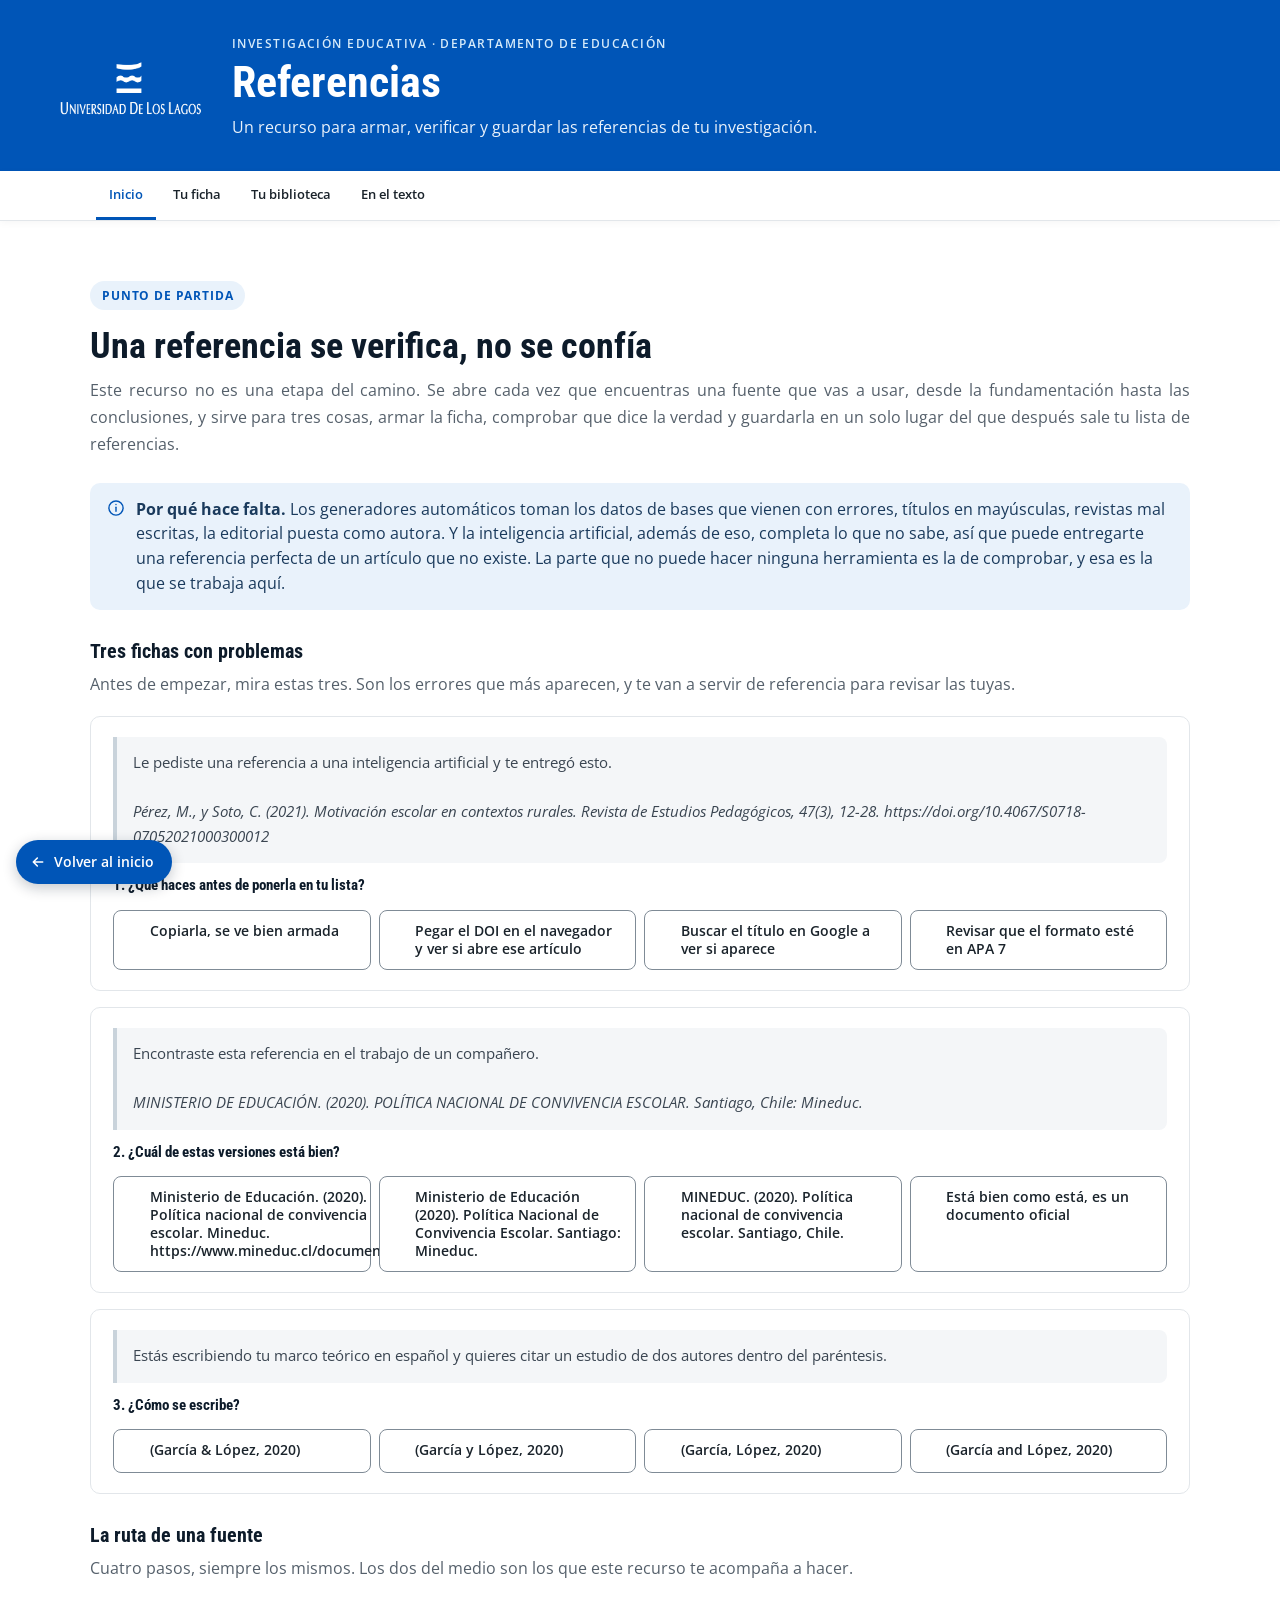
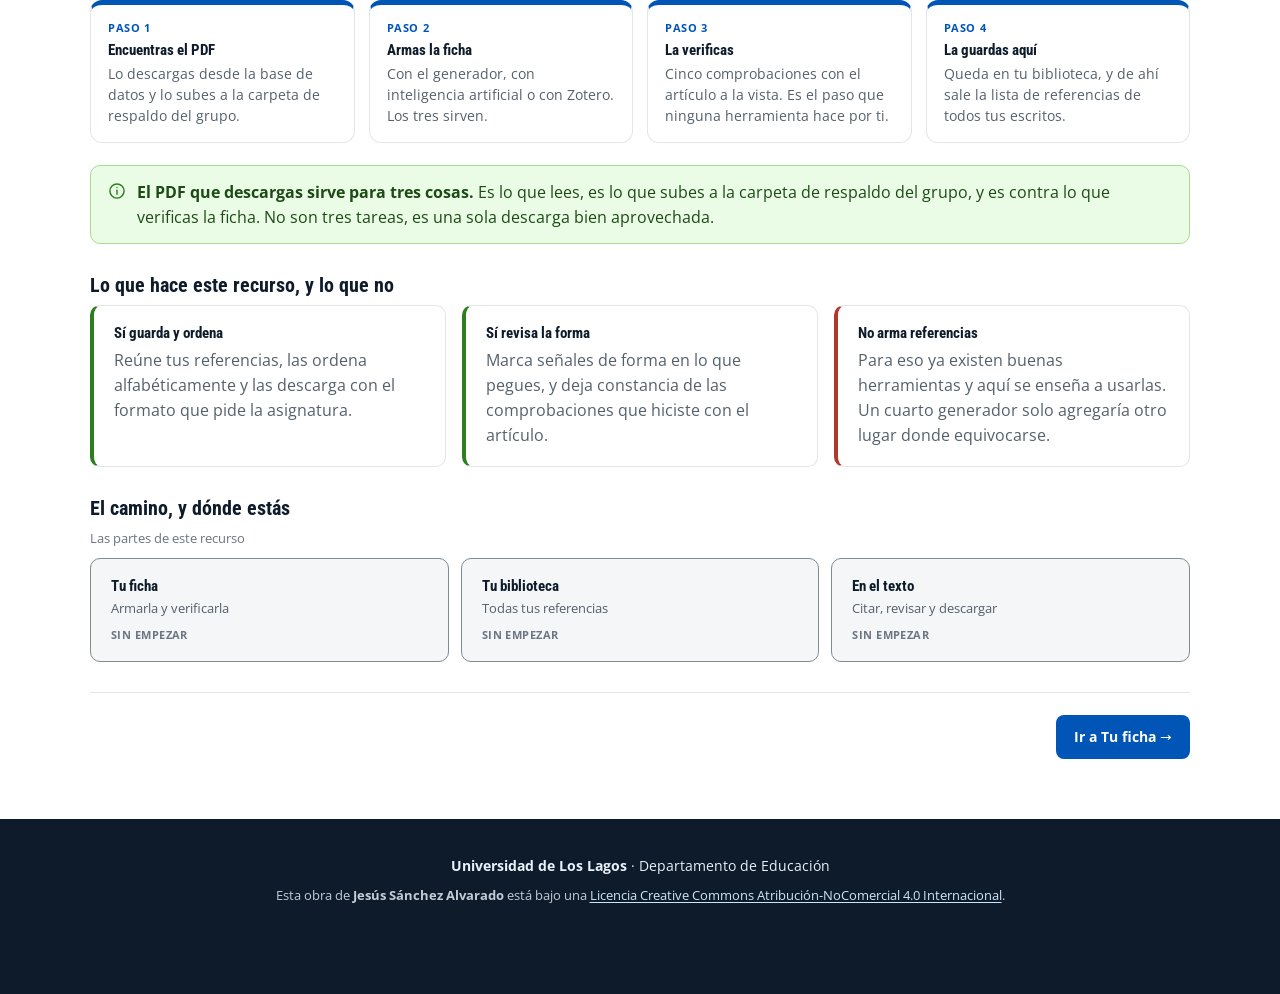
<file: referencias/index.html>
<!DOCTYPE html>
<html lang="es">
<head>
<meta charset="utf-8">
<meta name="viewport" content="width=device-width, initial-scale=1">
<title>Referencias · Investigación Educativa</title>
<link rel="stylesheet" href="../comun/fuentes.css">
<script src="../comun/lib/docx.umd.js"></script>
<style>


  :root{
    --azul:#0055B7;--azul-osc:#003d85;--azul-claro:#e9f2fb;--celeste:#8FC6E8;
    --morado:#9F26B4;--morado-claro:#f3e8f7;
    --verde:#3FAE29; /* solo decorativo, 2,88:1 sobre blanco, nunca como texto ni como borde de un control */ --verde-texto:#2E7D1F;--verde-claro:#eafbe6;--verde-borde:#ACDA90;
    --rojo:#b0392b;--rojo-claro:#fdeeee;
    --ambar-texto:#7a5d12;--ambar-claro:#fff8e6;--ambar-borde:#f0dca0;
    --tinta:#0d1b2a;--texto:#1a232b;--texto-2:#3a4551;--texto-3:#55606b;
    --borde:#e2e6ea;--gris-claro:#f4f6f8;--fondo-alt:#f9fafb;
  }
  *{box-sizing:border-box}
  body{margin:0;padding:0;background:#fff;font-family:'Open Sans',sans-serif;color:var(--texto);line-height:1.6;overflow-x:hidden}
  a{color:var(--azul)}
  a:hover{color:var(--azul-osc)}
  h1,h2,h3,h4{font-family:'Roboto Condensed',sans-serif;margin:0;line-height:1.15}
  img{display:block;max-width:100%;height:auto}
  button{font-family:inherit}
  textarea,input[type=text]{font-family:'Open Sans',sans-serif}
  html{scroll-behavior:smooth}
  section[id]{scroll-margin-top:110px}
  .skip-link{position:absolute;left:-999px;top:0;background:var(--azul);color:#fff;padding:10px 18px;z-index:200;border-radius:0 0 6px 0}
  .skip-link:focus{left:0}
  :focus-visible{outline:3px solid var(--azul);outline-offset:2px}
  ::selection{background:var(--celeste)}
  .sec{padding:60px clamp(20px,6vw,56px)}
  .sec-alt{background:var(--fondo-alt)}
  .wrap{max-width:1100px;margin:0 auto}
  .badge{display:inline-block;font:700 12px 'Open Sans',sans-serif;letter-spacing:.07em;text-transform:uppercase;padding:6px 12px;border-radius:20px;margin:0 0 16px}
  .b-azul{background:var(--azul-claro);color:var(--azul)}
  .b-verde{background:var(--verde-claro);color:var(--verde-texto)}
  .b-morado{background:var(--morado-claro);color:var(--morado)}
  .b-ambar{background:#fff1c2;color:var(--ambar-texto)}
  .h2{font-size:clamp(26px,3.2vw,36px);margin-bottom:10px;color:var(--tinta)}
  .h3{font-size:20px;margin:30px 0 8px;color:var(--tinta)}
  .lead{font-size:16px;line-height:1.7;color:var(--texto-3);margin:0 0 24px;max-width:100%;text-align:justify}
  .grid{display:grid;grid-template-columns:repeat(auto-fit,minmax(260px,1fr));gap:16px}
  .card{background:#fff;border:1px solid var(--borde);border-radius:10px;padding:18px 20px;transition:transform .18s ease,box-shadow .18s ease,border-color .18s ease}
  .card:hover{transform:translateY(-3px);box-shadow:0 10px 24px rgba(13,27,42,.09)}
  .card-t{font:700 15px 'Roboto Condensed',sans-serif;margin:0 0 6px;color:var(--tinta)}
  .card p.txt{font-size:15.5px;line-height:1.6;color:var(--texto-3);margin:0}
  .quiz{background:#fff;border:1px solid var(--borde);border-radius:10px;padding:20px 22px;transition:box-shadow .18s ease}
  .quiz:hover{box-shadow:0 8px 20px rgba(13,27,42,.06)}
  .quiz-p{font:700 15px 'Roboto Condensed',sans-serif;color:var(--tinta);margin:0 0 14px;line-height:1.35}
  .quiz-ops{display:grid;grid-template-columns:repeat(auto-fit,minmax(215px,1fr));gap:8px}
  .opcion{min-height:44px;padding:11px 14px;border-radius:8px;font:600 13.5px 'Open Sans',sans-serif;cursor:pointer;text-align:left;display:flex;gap:8px;align-items:flex-start;background:#fff;border:1.5px solid #7f8b96;color:var(--texto);transition:transform .16s ease,box-shadow .16s ease,border-color .16s ease,background-color .16s ease}
  .opcion:hover:not([disabled]){border-color:var(--azul);transform:translateY(-2px);box-shadow:0 8px 18px rgba(13,27,42,.09)}
  .marca{flex:none;font-weight:700;min-width:1em}
  .fb{margin-top:14px;padding:14px 16px;border-radius:8px}
  .fb p{margin:0;font-size:13.5px;line-height:1.6;color:var(--texto-2)}
  .fb p.fb-t{font:700 13px 'Open Sans',sans-serif;margin-bottom:4px}
  .aviso{display:flex;gap:10px;align-items:flex-start;background:var(--azul-claro);border-radius:10px;padding:14px 16px;margin:0 0 22px;font-size:15.5px;line-height:1.6;color:#1a3a5c}
  .aviso-ambar{background:var(--ambar-claro);border:1px solid var(--ambar-borde);color:#5c4a14}
  .aviso-rojo{background:var(--rojo-claro);border:1px solid #e0b4ab;color:#5c2b24}
  .aviso-verde{background:var(--verde-claro);border:1px solid var(--verde-borde);color:#1d4a15}
  .aviso p{margin:0}
  .aviso > .ico{margin-top:1px;color:var(--azul)}
  .aviso-ambar > .ico{color:var(--ambar-texto)}
  .aviso-rojo > .ico{color:var(--rojo)}
  .aviso-verde > .ico{color:var(--verde-texto)}
  .btn{min-height:44px;padding:11px 18px;border-radius:8px;font:700 13.5px 'Open Sans',sans-serif;cursor:pointer;border:none;transition:transform .15s ease,box-shadow .15s ease,background .15s ease}
  .btn:hover{transform:translateY(-2px);box-shadow:0 6px 16px rgba(13,27,42,.12)}
  .btn-pri{background:var(--azul);color:#fff}
  .btn-pri:hover{background:var(--azul-osc)}
  .btn-sec{background:#fff;color:var(--azul);border:1.5px solid var(--azul)}
  .btn-sec:hover{background:var(--azul-claro)}
  .btn-ghost{background:transparent;color:var(--texto-3);border:1.5px dashed #7f8b96}
  .btn-ghost:hover{border-color:var(--azul);color:var(--azul)}
  .campo{margin-bottom:18px}
  .campo label{display:block;font:700 12px 'Open Sans',sans-serif;text-transform:uppercase;letter-spacing:.04em;margin-bottom:6px;color:var(--azul)}
  .campo .ayuda{font-size:12.5px;color:#6b7682;margin:0 0 8px;line-height:1.55}
  .campo textarea,.campo input[type=text]{width:100%;border-radius:8px;border:1.5px solid #7f8b96;padding:12px 14px;font-size:14.5px;line-height:1.55;color:var(--texto);resize:vertical}
  .campo textarea{min-height:96px}
  .campo input[type=text]{min-height:46px}
  .campo textarea:focus,.campo input[type=text]:focus{outline:none;border-color:var(--azul);box-shadow:0 0 0 3px rgba(0,85,183,.15)}
  textarea::placeholder,input::placeholder{color:#6b7682;opacity:1}
  .cuenta{font-size:12px;color:var(--texto-3);margin:6px 0 0;text-align:right}
  .ejemplo{background:var(--gris-claro);border-left:4px solid #c9d3db;border-radius:0 8px 8px 0;padding:14px 16px;font-size:15.5px;line-height:1.7;color:var(--texto-2);margin:0 0 12px}
  .par{display:grid;grid-template-columns:1fr;gap:12px}
  @media(min-width:780px){.par{grid-template-columns:1fr 1fr}}
  .par-caja{border-radius:10px;padding:14px 16px;font-size:14px;line-height:1.6;transition:transform .18s ease,box-shadow .18s ease}
  .par-caja:hover{transform:translateY(-3px);box-shadow:0 10px 24px rgba(13,27,42,.09)}
  .par-mal{background:var(--rojo-claro);border:1px solid #f3c9c2;color:var(--texto-2)}
  .par-bien{background:var(--verde-claro);border:1px solid var(--verde-borde);color:var(--texto-2)}
  .par-rot{font:700 11.5px 'Open Sans',sans-serif;text-transform:uppercase;letter-spacing:.05em;margin:0 0 6px}
  .navLink{flex:none;padding:14px 13px;font:600 13px 'Open Sans',sans-serif;color:var(--texto);text-decoration:none;border-bottom:3px solid transparent;white-space:nowrap}
  .navLink:hover{color:var(--azul)}
  .navLink[aria-current="true"]{color:var(--azul);border-bottom-color:var(--azul)}
  .barra{background:var(--gris-claro);border-radius:100px;height:9px;overflow:hidden}
  .barra > div{height:9px;background:var(--verde-texto);border-radius:100px;width:0;transition:width .4s ease}
  .visually-hidden{position:absolute;width:1px;height:1px;padding:0;margin:-1px;overflow:hidden;clip:rect(0,0,0,0);white-space:nowrap;border:0}
  details.plegable{background:#fff;border:1px dashed #8b959e;border-radius:10px;padding:0 18px;margin:16px 0}
  details.plegable > summary{cursor:pointer;padding:14px 0;font:700 13.5px 'Open Sans',sans-serif;color:var(--azul);min-height:44px}
  details.plegable[open]{padding-bottom:16px}
  details.plegable p{font-size:14px;line-height:1.65;color:var(--texto-2);margin:0 0 10px}
  .paso{border-top:1px solid var(--borde);margin-top:36px;padding-top:30px}
  .paso-alt{background:var(--fondo-alt);border:1px solid var(--borde);border-radius:14px;padding:26px clamp(16px,3vw,30px);margin-top:36px}
  .paso-num{display:flex;align-items:center;gap:9px;font:700 12px 'Open Sans',sans-serif;letter-spacing:.07em;text-transform:uppercase;color:var(--azul);margin:0 0 10px}
  .paso-num i{font-style:normal;display:inline-flex;align-items:center;justify-content:center;width:26px;height:26px;border-radius:50%;background:var(--azul);color:#fff;font-size:12.5px;flex:0 0 auto}
  .paso > .h3:first-of-type,.paso-alt > .h3:first-of-type{margin-top:0}
  .ruta{display:flex;flex-wrap:wrap;gap:8px;margin:0 0 28px;padding:0;list-style:none}
  .ruta li{margin:0}
  .ruta a{display:inline-block;text-decoration:none;font:600 13px 'Open Sans',sans-serif;color:var(--texto-2);background:#fff;border:1px solid var(--borde);border-radius:20px;padding:7px 14px;min-height:34px;transition:border-color .18s ease,color .18s ease,background .18s ease}
  .ruta a:hover,.ruta a:focus-visible{border-color:var(--azul);color:var(--azul);background:var(--azul-claro)}
  .ruta a b{color:var(--azul)}
  mark.mk{padding:2px 4px;border-radius:3px;color:#1a232b;background:#ffe9a8}
  mark.mk1{background:#cfe4fb}
  mark.mk2{background:#d9f0cf}
  mark.mk3{background:#ffe2d2}
  mark.mk4{background:#e6dbf7}
  mark.mk5{background:#ffe9a8}
  mark.mk6{background:#f6d0cb}
  sup.mkr{font:700 10.5px 'Open Sans',sans-serif;color:var(--tinta);margin-left:3px;background:#fff;border:1px solid #b7c2cc;border-radius:4px;padding:0 4px;vertical-align:super}
  .leyenda{display:flex;flex-wrap:wrap;gap:8px;margin:0 0 16px;padding:0;list-style:none}
  .leyenda li{font:600 12px 'Open Sans',sans-serif;color:var(--texto-2);border-radius:20px;padding:5px 12px;border:1px solid var(--borde)}
  .ico{flex:0 0 auto;display:inline-flex}
  .ico svg{display:block}
  .est-card{background:#fff;border:1px solid var(--borde);border-radius:10px;padding:16px 18px;margin:0 0 14px}
  .est-top{display:flex;align-items:center;justify-content:space-between;gap:12px;margin:0 0 12px}
  .est-n{font:700 13px 'Roboto Condensed',sans-serif;color:var(--tinta);text-transform:uppercase;letter-spacing:.05em;margin:0}
  .est-grid{display:grid;grid-template-columns:repeat(auto-fit,minmax(230px,1fr));gap:12px}
  .est-ancho{grid-column:1/-1}
  .est-grid .campo{margin:0}
  .chips{display:flex;flex-wrap:wrap;gap:8px;margin:0}
  .chip{min-height:38px;padding:8px 13px;border-radius:20px;border:1.5px solid #7f8b96;background:#fff;color:var(--texto-2);font:600 12.5px 'Open Sans',sans-serif;cursor:pointer;text-align:left;transition:border-color .16s ease,background .16s ease,color .16s ease}
  .chip:hover{border-color:var(--azul);background:var(--azul-claro);color:var(--azul)}
  .tabla-x{overflow-x:auto;margin:0 0 22px}
  table.tb{width:100%;border-collapse:collapse;font-size:14px;min-width:560px}
  table.tb th{background:var(--tinta);color:#fff;text-align:left;padding:9px 12px;font:700 12px 'Open Sans',sans-serif}
  table th{background:var(--azul)!important}
  table.tb td{padding:9px 12px;border-top:1px solid #eef1f4;vertical-align:top;color:var(--texto-2)}
  .check{display:flex;gap:12px;align-items:flex-start;background:#fff;border:1px solid var(--borde);border-radius:10px;padding:14px 16px;cursor:pointer;min-height:44px}
  .check input[type=checkbox]{width:19px;height:19px;flex:none;margin-top:3px;accent-color:var(--verde-texto)}
  #areaImpresion{display:none}
  #arriba{position:fixed;bottom:24px;right:24px;width:48px;height:48px;border-radius:50%;background:var(--azul);color:#fff;border:none;display:flex;align-items:center;justify-content:center;cursor:pointer;box-shadow:0 4px 14px rgba(0,0,0,.2);opacity:0;pointer-events:none;transition:opacity .25s ease;z-index:150}
  #arriba.ver{opacity:1;pointer-events:auto}
  @media (prefers-reduced-motion: reduce){*,*::before,*::after{animation:none!important;transition:none!important;scroll-behavior:auto!important}
    .card:hover,.par-caja:hover,.opcion:hover,.btn:hover{transform:none!important}}
  @media print{
    @page { size: letter; margin: 2.5cm 3cm; }
    body *{visibility:hidden}
    #areaImpresion,#areaImpresion *{visibility:visible}
    #areaImpresion{display:block;position:absolute;top:0;left:0;width:100%;padding:0}
    #arriba{display:none}
  }

  /* ===== propios de este recurso ===== */
  .eco{background:#fff;border:1px solid var(--borde);border-left:4px solid var(--azul);border-radius:10px;padding:16px 18px;margin:0 0 18px}
  .eco-rot{font:700 11.5px 'Open Sans',sans-serif;letter-spacing:.05em;text-transform:uppercase;color:var(--azul);margin:0 0 8px}
  .nivel-fila{display:flex;flex-wrap:wrap;gap:10px;align-items:center;justify-content:space-between;padding:12px 0;border-bottom:1px solid #eef1f4}
  .nivel-fila:last-of-type{border-bottom:none}
  .nivel-concepto{font-size:15px;color:var(--texto);flex:1 1 200px;margin:0}
  .nivel-ops{display:flex;gap:6px;flex-wrap:wrap}
  .nivel-ops button{min-height:44px;padding:8px 12px;border-radius:8px;border:1.5px solid #7f8b96;background:#fff;color:var(--texto);font:600 12.5px 'Open Sans',sans-serif;cursor:pointer}
  .nivel-ops button:hover:not([disabled]){border-color:var(--azul);color:var(--azul)}
  .nivel-fb{flex:1 1 100%;font-size:13.5px;line-height:1.55;margin:6px 0 0}
  .mapa{background:var(--fondo-alt);border:1px solid var(--borde);border-radius:14px;padding:22px clamp(14px,3vw,26px)}
  .mapa-nodo{background:var(--azul-claro);border:1.5px solid var(--azul);border-radius:12px;padding:14px 18px;max-width:640px;margin:0 auto;text-align:center}
  .mapa-nodo p{margin:0}
  .mapa-rot{font:700 11px 'Open Sans',sans-serif;letter-spacing:.06em;text-transform:uppercase;color:var(--azul);margin:0 0 4px}
  .mapa-lineas{display:flex;justify-content:center;align-items:center;height:28px}
  .mapa-lineas span{width:2px;height:100%;background:#9aa6b2;display:block}
  .mapa-caps{display:grid;grid-template-columns:repeat(auto-fit,minmax(240px,1fr));gap:14px}
  .mapa-cap{background:#fff;border:1px solid var(--borde);border-top:5px solid var(--azul);border-radius:12px;padding:14px 16px}
  .mapa-cap h4{font:700 14px 'Roboto Condensed',sans-serif;color:var(--tinta);margin:0 0 2px}
  .mapa-tipo{font:700 10.5px 'Open Sans',sans-serif;letter-spacing:.05em;text-transform:uppercase;margin:0 0 10px}
  .mapa-sub{background:var(--gris-claro);border:1px solid #e0e6ea;border-radius:8px;padding:10px 12px;margin:0 0 9px}
  .mapa-sub:last-child{margin-bottom:0}
  .mapa-sub p{margin:0}
  .mapa-sub-t{font:700 13px 'Open Sans',sans-serif;color:var(--tinta);margin:0 0 4px}
  .mapa-sub-d{font-size:12.5px;line-height:1.5;color:var(--texto-3)}
  .mapa-conexion{font-size:12.5px;line-height:1.5;color:#1a3a5c;background:var(--azul-claro);border-left:3px solid var(--azul);border-radius:0 6px 6px 0;padding:7px 9px;margin:8px 0 0}
  .indice{background:#fff;border:1px solid var(--borde);border-radius:12px;padding:18px 20px}
  .indice ol{margin:0;padding-left:0;list-style:none}
  .indice > ol > li{margin:0 0 16px}
  .indice .num{font:700 13px 'Open Sans',sans-serif;color:var(--azul);margin-right:6px}
  .indice .cap-t{font:700 16px 'Roboto Condensed',sans-serif;color:var(--tinta)}
  .indice ol ol{margin:8px 0 0;padding-left:18px}
  .indice ol ol li{margin:0 0 10px;font-size:14.5px;color:var(--texto-2)}
  .salida-tabs{display:flex;gap:8px;flex-wrap:wrap;margin:0 0 18px}
  .salida-tabs button{min-height:44px;padding:11px 18px;border-radius:8px;border:1.5px solid #7f8b96;background:#fff;color:var(--texto);font:700 13.5px 'Open Sans',sans-serif;cursor:pointer}
  .salida-tabs button[aria-pressed="true"]{background:var(--azul);border-color:var(--azul);color:#fff}
  .base-card{display:block;background:#fff;border:1px solid var(--borde);border-radius:10px;padding:14px 16px;text-decoration:none;transition:transform .18s ease,box-shadow .18s ease,border-color .18s ease}
  .base-card:hover{transform:translateY(-3px);box-shadow:0 10px 24px rgba(13,27,42,.09);border-color:var(--azul)}
  .base-card{display:flex;gap:12px;align-items:flex-start}
  .base-card .base-txt{flex:1;min-width:0}
  .base-card strong{display:block;font:700 14px 'Roboto Condensed',sans-serif;color:var(--azul);margin:0 0 4px}
  .base-card .base-d{display:block;font-size:13px;line-height:1.5;color:var(--texto-3)}
  .base-ico{flex:none;width:30px;height:30px;display:flex;align-items:center;justify-content:center}
  .base-ico img{max-width:26px;max-height:26px;width:auto;height:auto}
  .base-mono{width:30px;height:30px;border-radius:8px;background:var(--azul);color:#fff;font:700 11px 'Open Sans',sans-serif;display:flex;align-items:center;justify-content:center;letter-spacing:.02em}
  dialog.modal{border:none;border-radius:14px;padding:0;max-width:min(1100px,94vw);width:100%;box-shadow:0 24px 60px rgba(13,27,42,.3)}
  dialog.modal::backdrop{background:rgba(13,27,42,.55)}
  .modal-top{display:flex;gap:12px;align-items:center;justify-content:space-between;padding:16px 20px;border-bottom:1px solid var(--borde)}
  .modal-top h3{font:700 17px 'Roboto Condensed',sans-serif;color:var(--tinta);margin:0}
  .modal-cuerpo{padding:0}
  .modal-cuerpo iframe{display:block;width:100%;height:min(70vh,620px);border:0}
  .modal-pie{display:flex;gap:12px;flex-wrap:wrap;align-items:center;justify-content:space-between;padding:14px 20px;border-top:1px solid var(--borde);background:var(--fondo-alt)}
  .modal-pie p{margin:0;font-size:13px;line-height:1.55;color:var(--texto-3);max-width:640px}
  .multi label{display:flex;gap:11px;align-items:flex-start;background:#fff;border:1px solid var(--borde);border-radius:10px;padding:12px 14px;margin:0 0 9px;cursor:pointer;min-height:44px;font-size:14.5px;line-height:1.5}
  .multi input{width:19px;height:19px;flex:none;margin-top:2px;accent-color:var(--verde-texto)}

  /* ===== propios de este recurso ===== */
  .ref-card{background:#fff;border:1px solid var(--borde);border-radius:10px;padding:16px 18px;margin:0 0 14px}
  .ref-card.lista{border-left:4px solid var(--azul)}
  .ref-top{display:flex;align-items:center;justify-content:space-between;gap:12px;margin:0 0 12px}
  .ref-n{font:700 13px 'Roboto Condensed',sans-serif;color:var(--tinta);text-transform:uppercase;letter-spacing:.05em;margin:0}
  .ref-casillas{display:flex;flex-direction:column;gap:8px;margin:10px 0 0}
  .ref-casilla{display:flex;gap:10px;align-items:flex-start;font-size:14px;line-height:1.5;color:var(--texto-2);cursor:pointer;min-height:44px;padding:9px 11px;border:1px solid var(--borde);border-radius:8px;background:#fff}
  .ref-casilla input{width:19px;height:19px;flex:none;margin-top:2px;accent-color:var(--verde-texto)}
  .ruta-pasos{display:grid;grid-template-columns:repeat(auto-fit,minmax(210px,1fr));gap:14px;margin:0 0 22px}
  .ruta-paso{background:#fff;border:1px solid var(--borde);border-top:5px solid var(--azul);border-radius:12px;padding:15px 17px}
  .ruta-paso p.n{font:700 11px 'Open Sans',sans-serif;letter-spacing:.06em;text-transform:uppercase;color:var(--azul);margin:0 0 6px}
  .ruta-paso h4{font:700 15px 'Roboto Condensed',sans-serif;color:var(--tinta);margin:0 0 5px}
  .ruta-paso p.d{font-size:13.5px;line-height:1.55;color:var(--texto-3);margin:0}
  .prompt-caja{background:var(--gris-claro);border:1px solid #d3dbe2;border-radius:10px;padding:16px 18px;margin:0 0 12px;font-size:14px;line-height:1.7;color:var(--texto-2);white-space:pre-wrap}
  .lista-previa{background:#fff;border:1px solid var(--borde);border-radius:10px;padding:18px 20px}
  .lista-previa p.ref{font-size:14.5px;line-height:1.75;color:var(--texto);margin:0 0 12px;padding-left:34px;text-indent:-34px}
  .lista-previa p.ref:last-child{margin-bottom:0}
  .modelo{background:#fff;border:1px solid var(--borde);border-left:4px solid var(--morado);border-radius:0 8px 8px 0;padding:12px 14px;margin:0 0 12px}
  .modelo p.tipo{font:700 11.5px 'Open Sans',sans-serif;letter-spacing:.05em;text-transform:uppercase;color:var(--morado);margin:0 0 6px}
  .modelo p.ej{font-size:14px;line-height:1.7;color:var(--texto-2);margin:0;padding-left:28px;text-indent:-28px}
  .modelo p.nota{font-size:12.5px;line-height:1.55;color:var(--texto-3);margin:8px 0 0}
  .pendiente{display:flex;flex-wrap:wrap;gap:10px;align-items:center;justify-content:space-between;background:#fff;border:1px solid var(--ambar-borde);background:var(--ambar-claro);border-radius:8px;padding:10px 13px;margin:0 0 8px}
  .pendiente p{margin:0;font-size:14.5px;color:#5c4a14;flex:1 1 200px}
</style><link rel="stylesheet" href="../comun/cimbra.css">
</head>
<body>
<a href="../index.html" class="cimbra-volver" aria-label="Volver al inicio de Cimbra"><svg viewBox="0 0 24 24" fill="none" stroke="currentColor" stroke-width="2.4" stroke-linecap="round" stroke-linejoin="round" aria-hidden="true"><path d="M19 12H5M11 6l-6 6 6 6"/></svg>Volver al inicio</a>

<a href="#principal" class="skip-link">Saltar al contenido principal</a>

<header id="cabecera" style="background:var(--azul);color:#fff;padding:36px clamp(20px,6vw,56px) 30px"></header>

<nav aria-label="Secciones" style="position:sticky;top:0;z-index:100;background:#fff;border-bottom:1px solid #e2e6ea;box-shadow:0 2px 8px rgba(0,0,0,.04)">
  <div style="display:flex;gap:4px;overflow-x:auto;padding:0 clamp(20px,6vw,56px);scrollbar-width:thin;max-width:1200px;margin:0 auto" id="navFila"></div>
</nav>

<main id="principal">

<!-- ===================== INICIO ===================== -->
<section id="inicio" class="sec" data-vista="inicio">
  <div class="wrap">
    <p class="badge b-azul">Punto de partida</p>
    <h2 class="h2">Una referencia se verifica, no se confía</h2>
    <p class="lead">Este recurso no es una etapa del camino. Se abre cada vez que encuentras una fuente que vas a usar, desde la fundamentación hasta las conclusiones, y sirve para tres cosas, armar la ficha, comprobar que dice la verdad y guardarla en un solo lugar del que después sale tu lista de referencias.</p>

    <div class="aviso">
      <span class="ico" id="icoInicio"></span>
      <p><strong>Por qué hace falta.</strong> Los generadores automáticos toman los datos de bases que vienen con errores, títulos en mayúsculas, revistas mal escritas, la editorial puesta como autora. Y la inteligencia artificial, además de eso, completa lo que no sabe, así que puede entregarte una referencia perfecta de un artículo que no existe. La parte que no puede hacer ninguna herramienta es la de comprobar, y esa es la que se trabaja aquí.</p>
    </div>

    <h3 class="h3">Tres fichas con problemas</h3>
    <p class="lead" style="margin-bottom:18px">Antes de empezar, mira estas tres. Son los errores que más aparecen, y te van a servir de referencia para revisar las tuyas.</p>
    <div style="display:flex;flex-direction:column;gap:16px;margin-bottom:10px" id="diagQuiz"></div>
    <div id="diagAviso" class="visually-hidden" aria-live="polite" aria-atomic="true"></div>

    <h3 class="h3">La ruta de una fuente</h3>
    <p class="lead" style="margin-bottom:18px">Cuatro pasos, siempre los mismos. Los dos del medio son los que este recurso te acompaña a hacer.</p>
    <div class="ruta-pasos" id="rutaWrap"></div>

    <div class="aviso aviso-verde">
      <span class="ico" id="icoCarpeta"></span>
      <p><strong>El PDF que descargas sirve para tres cosas.</strong> Es lo que lees, es lo que subes a la carpeta de respaldo del grupo, y es contra lo que verificas la ficha. No son tres tareas, es una sola descarga bien aprovechada.</p>
    </div>

    <h3 class="h3">Lo que hace este recurso, y lo que no</h3>
    <div class="grid" id="alcanceWrap" style="margin-bottom:22px"></div>

    <h3 class="h3">El camino, y dónde estás</h3>
    <div id="esquema" style="margin-bottom:26px"></div>
    <div class="asistente-slot" data-asistente="inicio"></div>
  </div>
</section>

<!-- ===================== TU FICHA ===================== -->
<section id="ficha" class="sec" data-vista="ficha">
  <div class="wrap">
    <p class="badge b-morado">Tu ficha</p>
    <h2 class="h2">Tres caminos para armarla, una sola forma de verificarla</h2>
    <p class="lead">Los tres llegan al mismo lugar y ninguno te ahorra el paso siguiente. Elige por la cantidad de fuentes que vas a manejar y por lo que vas a hacer después de esta tesis.</p>

    <ul class="ruta">
      <li><a href="#pasoF1"><b>1</b> Elige tu camino</a></li>
      <li><a href="#pasoF2"><b>2</b> Verifica contra el PDF</a></li>
      <li><a href="#pasoF3"><b>3</b> Practica con una ficha</a></li>
    </ul>

    <div id="pasoF1" class="paso" style="border-top:0;margin-top:0;padding-top:0">
      <h3 class="paso-num"><i>1</i> Elige tu camino</h3>
      <div class="grid" id="caminosWrap" style="margin-bottom:20px"></div>

      <details class="plegable">
        <summary>El prompt para pedirle la ficha a una inteligencia artificial</summary>
        <p><strong>La distinción que lo cambia todo.</strong> La inteligencia artificial le da formato a datos que tú le entregas. No busca referencias. Si le pides "la referencia de un estudio sobre motivación escolar en Chile", te va a entregar una muy convincente que no existe, con autores reales y un DOI que no lleva a ninguna parte.</p>
        <p>Por eso el prompt empieza dándole los datos. Abre el artículo, copia los datos (título, nombres, año, revista, DOI) y pégala donde dice.</p>
        <div class="prompt-caja" id="promptTexto"></div>
        <div style="display:flex;gap:10px;flex-wrap:wrap;align-items:center">
          <button type="button" class="btn btn-pri" id="btnCopiarPrompt">Copiar el prompt</button>
          <span id="avisoPrompt" role="status" style="font-size:13px;color:var(--verde-texto);min-height:1em"></span>
        </div>
        <p style="margin:14px 0 0">Aunque respete las reglas, la ficha se verifica igual. La inteligencia artificial también arrastra los errores que vengan en el propio artículo.</p>
      </details>

      <details class="plegable">
        <summary>Zotero, si vas a seguir investigando después de la tesis</summary>
        <p>Zotero es un programa que guarda tus fuentes, arma las fichas solo y escribe la bibliografía por ti dentro de Word. Para una tesis de quince referencias el ahorro es discreto, porque instalarlo toma su rato. Para alguien que va a seguir leyendo por años, o que hará un magíster, cambia la vida.</p>
        <p><strong>Los seis pasos, en orden.</strong></p>
        <ol style="font-size:14px;line-height:1.7;color:var(--texto-2);margin:0 0 10px;padding-left:20px">
          <li style="margin-bottom:5px">Instalar el programa desde su sitio oficial.</li>
          <li style="margin-bottom:5px">Instalar el complemento del navegador, que es el que captura los datos de una página o de un artículo con un clic.</li>
          <li style="margin-bottom:5px">Arrastrar el artículo a la ventana de Zotero. Toma los datos solo y deja el archivo adjunto.</li>
          <li style="margin-bottom:5px">Revisar la ficha que armó, que es exactamente la misma verificación del paso 2 de esta vista.</li>
          <li style="margin-bottom:5px">Crear una biblioteca de grupo y sumar a las demás integrantes, así el grupo trabaja sobre una sola lista y no sobre tres.</li>
          <li style="margin-bottom:0">Elegir el estilo APA 7 y pedirle la bibliografía, o usar su complemento de Word para que se arme sola mientras escriben.</li>
        </ol>
        <p style="margin:0 0 10px">Las instrucciones exactas cambian con cada versión, así que conviene seguir las del propio sitio.</p>
        <p style="margin:0"><a href="https://www.zotero.org/download/" target="_blank" rel="noopener">Descargar Zotero</a></p>
      </details>
    </div>

    <div id="pasoF2" class="paso-alt">
      <h3 class="paso-num"><i>2</i> Verifica contra el artículo</h3>
      <p class="lead" style="margin-bottom:18px">Cinco comprobaciones, con el artículo abierto al lado. Toman menos de un minuto por fuente y son la diferencia entre una lista que se sostiene y una que se cae en la revisión.</p>
      <div id="chequeosWrap" style="margin-bottom:20px"></div>
      <div class="aviso aviso-ambar">
        <span class="ico" id="icoDoi"></span>
        <p><strong>La comprobación más rápida de todas.</strong> Pega el DOI en el navegador, escrito como https://doi.org/ y el resto. Si abre el artículo, la fuente existe y el dato está bien copiado. Si no abre, no sigas arreglando la ficha, esa referencia no sirve y hay que volver a buscarla.</p>
      </div>
    </div>

    <div id="pasoF3" class="paso">
      <h3 class="paso-num"><i>3</i> Practica con una ficha</h3>
      <p class="lead" style="margin-bottom:14px">Esta referencia salió de un generador automático y tiene cuatro problemas. Marca todos los que encuentres y después verifica.</p>
      <p class="ejemplo" id="fichaMala"></p>
      <div class="multi" id="erroresFicha"></div>
      <div style="display:flex;gap:10px;flex-wrap:wrap;margin-top:10px">
        <button type="button" class="btn btn-pri" id="btnVerificarFicha">Verificar detección</button>
        <button type="button" class="btn btn-ghost" id="btnReiniciarFicha">↺ Reiniciar</button>
      </div>
      <div id="fichaFb" style="margin-top:14px"></div>
      <div id="fichaAviso" class="visually-hidden" aria-live="polite" aria-atomic="true"></div>
    </div>
    <div class="asistente-slot" data-asistente="ficha"></div>
  </div>
</section>

<!-- ===================== TU BIBLIOTECA ===================== -->
<section id="biblioteca" class="sec" data-vista="biblioteca">
  <div class="wrap">
    <p class="badge b-verde">Tu biblioteca</p>
    <h2 class="h2">Todas tus referencias en un solo lugar</h2>
    <p class="lead">Cada referencia que verifiques se guarda aquí. De esta lista sale la bibliografía de todos tus escritos, así que conviene ir sumando a medida que lees y no dejarlo para la semana de la entrega.</p>

    <ul class="ruta">
      <li><a href="#pasoB1"><b>1</b> Lo que traes pendiente</a></li>
      <li><a href="#pasoB2"><b>2</b> Tus referencias</a></li>
      <li><a href="#pasoB3"><b>3</b> Fuentes chilenas</a></li>
      <li><a href="#pasoB4"><b>4</b> Tu lista, y el respaldo</a></li>
    </ul>

    <div id="pasoB1" class="paso" style="border-top:0;margin-top:0;padding-top:0">
      <h3 class="paso-num"><i>1</i> Lo que traes pendiente</h3>
      <div id="pendientesWrap"></div>
    </div>

    <div id="pasoB2" class="paso-alt">
      <h3 class="paso-num"><i>2</i> Tus referencias</h3>
      <p class="lead" style="margin-bottom:16px">Pega la referencia tal como te la entregó el generador, la inteligencia artificial o Zotero. Debajo aparecen las señales de forma y las tres comprobaciones que solo puedes hacer tú, con el artículo a la vista.</p>
      <div id="refsWrap"></div>
      <div style="display:flex;flex-wrap:wrap;gap:10px;align-items:center;margin:0 0 6px">
        <button type="button" class="btn btn-sec" id="btnAgregarRef">+ Agregar referencia</button>
        <span id="refsContador" style="font-size:13px;color:var(--texto-3)"></span>
      </div>
      <div id="refsAviso" class="visually-hidden" aria-live="polite" aria-atomic="true"></div>
    </div>

    <div id="pasoB3" class="paso">
      <h3 class="paso-num"><i>3</i> Fuentes chilenas</h3>
      <p class="lead" style="margin-bottom:16px">Aquí es donde los generadores fallan más, porque están pensados para artículos en inglés. Estas cuatro las vas a necesitar en tu capítulo normativo, y conviene copiarlas del modelo.</p>
      <div id="modelosWrap"></div>
    </div>

    <div id="pasoB4" class="paso-alt">
      <h3 class="paso-num"><i>4</i> Tu lista, y el respaldo</h3>
      <p class="lead" style="margin-bottom:16px">Así va quedando tu lista, en orden alfabético y con sangría francesa, que es como se entrega. Se arma sola con lo que tengas guardado.</p>
      <div class="lista-previa" id="listaPrevia" style="margin-bottom:20px"></div>

      <div class="aviso aviso-ambar">
        <span class="ico" id="icoRespaldo"></span>
        <p><strong>Esto se guarda solo en este navegador.</strong> Si cambias de computador o borras los datos del navegador, se pierde. Descarga el respaldo cada cierto tiempo y pásaselo a tu grupo, así trabajan sobre la misma biblioteca y ninguna queda con una versión distinta.</p>
      </div>
      <div style="display:flex;gap:12px;flex-wrap:wrap;align-items:center;margin-bottom:10px">
        <button type="button" class="btn btn-sec" id="btnRespaldo">Descargar respaldo</button>
        <button type="button" class="btn btn-sec" id="btnCargarRespaldo">Cargar un respaldo</button>
        <input type="file" id="archivoRespaldo" accept="application/json,.json" style="display:none" tabindex="-1" aria-hidden="true">
      </div>
      <p id="avisoRespaldo" role="status" style="font-size:13px;color:var(--verde-texto);margin:0;min-height:1em"></p>
    </div>
    <div class="asistente-slot" data-asistente="biblioteca"></div>
  </div>
</section>

<!-- ===================== CITAR ===================== -->
<section id="citar" class="sec" data-vista="citar">
  <div class="wrap">
    <p class="badge b-azul">En el texto</p>
    <h2 class="h2">La otra mitad, citar mientras escribes</h2>
    <p class="lead">La lista de referencias es el final. Lo que se lee es la cita dentro del párrafo, y ahí se juega la coherencia, porque cada cita del texto tiene que estar en la lista y cada referencia de la lista tiene que aparecer citada en alguna parte.</p>

    <ul class="ruta">
      <li><a href="#pasoC1"><b>1</b> Las dos formas de citar</a></li>
      <li><a href="#pasoC2"><b>2</b> Los casos que confunden</a></li>
      <li><a href="#pasoC3"><b>3</b> Revisa tu texto</a></li>
    </ul>

    <div id="pasoC1" class="paso" style="border-top:0;margin-top:0;padding-top:0">
      <h3 class="paso-num"><i>1</i> Las dos formas de citar</h3>
      <p class="lead" style="margin-bottom:18px">Cambian el foco de la frase. En la narrativa el protagonista es el autor, en la de paréntesis lo es la idea. Conviene alternarlas, un texto con veinte paréntesis seguidos se lee pesado.</p>
      <div class="tabla-x">
        <table class="tb">
          <caption class="visually-hidden">Las dos formas de citar en el texto</caption>
          <thead><tr><th scope="col">Forma</th><th scope="col">Cómo se ve</th><th scope="col">Cuándo conviene</th></tr></thead>
          <tbody id="formasWrap"></tbody>
        </table>
      </div>
    </div>

    <div id="pasoC2" class="paso-alt">
      <h3 class="paso-num"><i>2</i> Los casos que confunden</h3>
      <div class="grid" id="casosWrap"></div>
    </div>

    <div id="pasoC3" class="paso">
      <h3 class="paso-num"><i>3</i> Revisa tu texto</h3>
      <p class="lead" style="margin-bottom:16px">Pega un trozo de lo que llevas escrito, un capítulo o el escrito completo. La página busca las citas y las compara con tu biblioteca. Es una señal de forma, no una revisión de fondo, así que puede equivocarse con nombres poco frecuentes.</p>
      <div class="campo">
        <label for="textoRevisar">Tu texto</label>
        <p class="ayuda" id="ay_texto">No se guarda. Se usa solo para esta comparación y desaparece al recargar la página.</p>
        <textarea id="textoRevisar" aria-describedby="ay_texto" style="min-height:150px" placeholder="Pega aquí tu capítulo o tu escrito completo."></textarea>
      </div>
      <div style="display:flex;gap:10px;flex-wrap:wrap;margin-bottom:14px">
        <button type="button" class="btn btn-pri" id="btnRevisarTexto">Comparar con mi biblioteca</button>
        <button type="button" class="btn btn-ghost" id="btnLimpiarTexto">Limpiar</button>
      </div>
      <div id="resultadoRevision" aria-live="polite"></div>
    </div>
    <div class="asistente-slot" data-asistente="citar"></div>
  </div>
</section>

<section id="errores" class="sec sec-alt" data-vista="citar">
  <div class="wrap">
    <p class="badge b-ambar">Revisión</p>
    <h2 class="h2">Lo que más se repite</h2>
    <p class="lead">Se muestra primero el error. Abre cada tarjeta cuando quieras ver cómo se arregla.</p>
    <div class="grid" id="erroresWrap"></div>
  </div>
</section>

<section id="checklist" class="sec" data-vista="citar">
  <div class="wrap">
    <p class="badge b-verde">Autorrevisión</p>
    <h2 class="h2">Antes de entregar</h2>
    <p class="lead">Marca lo que ya puedas responder. Lo que quede sin marcar es el trabajo que falta.</p>
    <div style="margin-bottom:22px">
      <div style="display:flex;justify-content:space-between;font-size:13px;color:var(--texto-3);margin-bottom:6px">
        <span>Avance de tu revisión</span><span id="checkTexto">0 de 0 revisados</span>
      </div>
      <div class="barra"><div id="checkBarra"></div></div>
    </div>
    <div style="display:flex;flex-direction:column;gap:22px" id="checklistWrap"></div>
    <div id="checkAviso" class="visually-hidden" aria-live="polite" aria-atomic="true"></div>
    <div style="display:flex;gap:12px;flex-wrap:wrap;margin-top:22px">
      <button class="btn btn-ghost" id="btnDesmarcar">Desmarcar todo</button>
    </div>
  </div>
</section>

<section id="cierre" class="sec sec-alt" data-vista="citar">
  <div class="wrap">
    <p class="badge b-azul">Tu lista</p>
    <h2 class="h2">Descarga tus referencias</h2>
    <p class="lead">Sale en orden alfabético, con sangría francesa y en el formato de la asignatura, lista para pegar al final de tu escrito.</p>

    <div style="margin-bottom:22px">
      <div style="display:flex;justify-content:space-between;font-size:13px;color:var(--texto-3);margin-bottom:6px">
        <span id="avanceTexto">0 referencias guardadas</span><span id="avanceVerificadas">0 verificadas</span>
      </div>
      <div class="barra"><div id="avanceBarra"></div></div>
    </div>

    <div class="card" style="margin-bottom:20px" id="resumenBiblioteca"></div>

    <div style="display:flex;gap:12px;flex-wrap:wrap;align-items:center">
      <button class="btn btn-pri" id="btnWord">Descargar en Word</button>
      <button class="btn btn-sec" id="btnPDF">Imprimir o guardar en PDF</button>
      <button class="btn btn-ghost" id="btnBorrar" style="color:var(--rojo);border-color:#e3b8b0">Borrar mi biblioteca</button>
    </div>
    <p id="avisoDescarga" role="status" style="font-size:13px;color:var(--verde-texto);margin:14px 0 0;min-height:1em"></p>

    <details class="plegable">
      <summary>La declaración de uso de inteligencia artificial</summary>
      <p>Si usaste una herramienta de inteligencia artificial para dar formato a tus referencias, eso se declara, igual que cualquier otro uso. Este es un modelo para adaptar.</p>
      <p class="ejemplo" style="margin:0">"Para dar formato en APA 7 a las referencias de este escrito se utilizó [nombre de la herramienta]. Los datos bibliográficos fueron tomados de los documentos originales y cada referencia fue verificada por el equipo contra el texto completo de la fuente."</p>
    </details>

    <h3 class="h3">Fuentes de esta guía</h3>
    <ul style="list-style:none;padding:0;margin:0;display:flex;flex-direction:column;gap:12px" id="referenciasWrap"></ul>
    <div class="aviso aviso-ambar" style="margin-top:20px">
      <span class="ico" id="icoCriterios"></span>
      <p id="avisoCriterios"></p>
    </div>
    <div class="asistente-slot" data-asistente="cierre"></div>
  </div>
</section>

</main>

<footer class="cimbra-pie site-footer">
  <p><strong>Universidad de Los Lagos</strong> · Departamento de Educación</p>
  <p>Esta obra de <strong>Jesús Sánchez Alvarado</strong> está bajo una <a rel="license noopener" href="https://creativecommons.org/licenses/by-nc/4.0/" target="_blank">Licencia Creative Commons Atribución-NoComercial 4.0 Internacional</a>.</p>
</footer>

<button id="arriba" aria-label="Volver arriba" title="Volver arriba">
  <svg width="20" height="20" viewBox="0 0 24 24" fill="none" stroke="currentColor" stroke-width="2.5" stroke-linecap="round" stroke-linejoin="round" aria-hidden="true"><path d="M18 15l-6-6-6 6"/></svg>
</button>

<div id="areaImpresion"></div>
<script>
/* ============================================================
   CIMBRA · Referencias
   BLOQUE DE CONFIGURACIÓN
   Para adaptar este recurso a otra institución o asignatura,
   modifica solo este bloque.
   ============================================================ */
const CONFIG = {
  sistema: 'Cimbra',
  titulo: 'Referencias',
  contexto: 'Investigación Educativa · Departamento de Educación',
  descripcion: 'Un recurso para armar, verificar y guardar las referencias de tu investigación.',
  institucion: 'Universidad de Los Lagos',
  unidad: 'Departamento de Educación',
  asignatura: 'Investigación Educativa',
  logo: 'logoula.png',
  logoAlt: 'Universidad de Los Lagos',
  autoria: 'Jesús Sánchez Alvarado',
  licenciaUrl: 'https://creativecommons.org/licenses/by-nc/4.0/',
  licenciaNombre: 'Licencia Creative Commons Atribución-NoComercial 4.0 Internacional',
  licenciaImg: '../comun/cc-by-nc.svg',
  clave: 'cimbra_referencias_v1',
  clavePlanteamiento: 'cimbra_planteamiento_v1',   // solo se lee, nunca se modifica
  enlacePortada: '../index.html',
  enlaceGenerador: 'https://www.scribbr.es/citar/generador/apa/',
  enlaceZotero: 'https://www.zotero.org/download/',
  asistente: { activo: false },
};

const VISTAS = [
  { id:'inicio',      nav:'Inicio',         titulo:'Punto de partida' },
  { id:'ficha',       nav:'Tu ficha',       titulo:'Tu ficha',       sub:'Armarla y verificarla' },
  { id:'biblioteca',  nav:'Tu biblioteca',  titulo:'Tu biblioteca',  sub:'Todas tus referencias' },
  { id:'citar',       nav:'En el texto',    titulo:'En el texto',    sub:'Citar, revisar y descargar' },
];

const esc = (s) => String(s == null ? '' : s).replace(/&/g,'&amp;').replace(/</g,'&lt;').replace(/>/g,'&gt;').replace(/"/g,'&quot;');
const $ = (sel) => document.querySelector(sel);

/* ===================== ICONOS ===================== */
const ICONOS = {
  info:'<circle cx="12" cy="12" r="8.5"/><path d="M12 11v5"/><path d="M12 7.8h.01"/>',
  buscar:'<circle cx="11" cy="11" r="6"/><path d="M20 20l-4.5-4.5"/>',
  chequeo:'<path d="M4 12.5l5 5L20 6.5"/>',
  carpeta:'<path d="M3 7.5A1.5 1.5 0 0 1 4.5 6h4l2 2.5h9A1.5 1.5 0 0 1 21 10v7.5A1.5 1.5 0 0 1 19.5 19h-15A1.5 1.5 0 0 1 3 17.5z"/>',
  libro:'<path d="M4 5.5A1.5 1.5 0 0 1 5.5 4H10a2 2 0 0 1 2 2 2 2 0 0 1 2-2h4.5A1.5 1.5 0 0 1 20 5.5v12a1.5 1.5 0 0 1-1.5 1.5H14a2 2 0 0 0-2 2 2 2 0 0 0-2-2H5.5A1.5 1.5 0 0 1 4 17.5z"/><path d="M12 6v14"/>',
  chispa:'<path d="M12 3l1.8 5.2L19 10l-5.2 1.8L12 17l-1.8-5.2L5 10l5.2-1.8z"/><path d="M18 16.5l.7 2 2 .7-2 .7-.7 2-.7-2-2-.7 2-.7z"/>',
};
function ico(nombre, color, tam){
  const d = ICONOS[nombre];
  if (!d) return '';
  const t = tam || 22;
  return `<span class="ico" style="color:${color || 'currentColor'}"><svg width="${t}" height="${t}" viewBox="0 0 24 24" fill="none" stroke="currentColor" stroke-width="1.7" stroke-linecap="round" stroke-linejoin="round" aria-hidden="true" focusable="false">${d}</svg></span>`;
}
const ICO_INFO = `<svg width="20" height="20" viewBox="0 0 24 24" fill="none" stroke="currentColor" stroke-width="1.7" stroke-linecap="round" stroke-linejoin="round" aria-hidden="true" focusable="false">${ICONOS.info}</svg>`;

/* ===================== CONTENIDOS ===================== */
const RUTA = [
  { n:'Paso 1', t:'Encuentras el PDF', d:'Lo descargas desde la base de datos y lo subes a la carpeta de respaldo del grupo.' },
  { n:'Paso 2', t:'Armas la ficha', d:'Con el generador, con inteligencia artificial o con Zotero. Los tres sirven.' },
  { n:'Paso 3', t:'La verificas', d:'Cinco comprobaciones con el artículo a la vista. Es el paso que ninguna herramienta hace por ti.' },
  { n:'Paso 4', t:'La guardas aquí', d:'Queda en tu biblioteca, y de ahí sale la lista de referencias de todos tus escritos.' },
];

const ALCANCE = [
  { t:'Sí guarda y ordena', d:'Reúne tus referencias, las ordena alfabéticamente y las descarga con el formato que pide la asignatura.' },
  { t:'Sí revisa la forma', d:'Marca señales de forma en lo que pegues, y deja constancia de las comprobaciones que hiciste con el artículo.' },
  { t:'No arma referencias', d:'Para eso ya existen buenas herramientas y aquí se enseña a usarlas. Un cuarto generador solo agregaría otro lugar donde equivocarse.' },
];

const CAMINOS = [
  { t:'El generador en línea', ico:'buscar', color:'var(--azul)', enlace:'generador',
    cuando:'Cuando tienes pocas fuentes o una suelta.',
    pasos:['Abre el generador y elige APA 7.','Pega el DOI, el ISBN o el título en el buscador, y elige el resultado correcto.','Revisa lo que armó, corrige lo que esté mal y cópialo.'] },
  { t:'La inteligencia artificial', ico:'chispa', color:'var(--morado)', enlace:'',
    cuando:'Cuando la fuente es rara y el generador no la encuentra.',
    pasos:['Copia la información del artículo.','Pégala dentro del prompt de abajo, que le prohíbe inventar y le prohíbe tocar el DOI.','Revisa la ficha igual que con cualquier otra herramienta.'] },
  { t:'Zotero', ico:'libro', color:'var(--verde-texto)', enlace:'zotero',
    cuando:'Cuando vas a seguir investigando después de esta tesis.',
    pasos:['Se instala una vez y guarda tus fuentes para siempre.','Arrastras el artículo y arma la ficha solo.','Escribe la bibliografía dentro de Word, y el grupo puede compartir una sola biblioteca.'] },
];

const PROMPT_IA = `Vas a dar formato en APA 7 a una referencia, con los datos que te entrego más abajo y con ninguno más.

Reglas.
1. Usa solamente esos datos. No busques información ni completes lo que falte.
2. No modifiques el DOI ni la URL. Cópialos carácter por carácter.
3. Si falta un dato para armar la referencia, no lo inventes ni lo omitas. Pregúntame cuál falta.
4. Escribe en español y usa la palabra "y" entre los dos últimos autores.
5. Entrega solo dos cosas, la referencia para la lista y la forma de citarla dentro del texto. Sin explicaciones.

Datos.
[pegar aquí la información del artículo]`;

const CHEQUEOS = [
  { t:'El DOI abre el artículo', d:'Pégalo en el navegador como https://doi.org/ y el resto. Si no abre, la referencia no sirve, aunque se vea impecable.' },
  { t:'Los apellidos están como en el artículo', d:'Los generadores cortan los apellidos compuestos y se comen las tildes. Mira la primera página del artículo, no la ficha de la base de datos.' },
  { t:'El año es el de publicación', d:'No el de la última consulta ni el de la versión en línea anticipada. Suele estar junto al número de la revista.' },
  { t:'El título está en minúsculas, salvo la primera palabra', d:'Y los nombres propios. Si viene TODO EN MAYÚSCULAS o Con Cada Palabra En Mayúscula, hay que arreglarlo a mano.' },
  { t:'El nombre de la revista está completo', d:'Con su volumen y su número. Las bases lo abrevian y a veces lo confunden con el nombre de la editorial.' },
];

const FICHA_MALA = 'MINISTERIO DE EDUCACIÓN. (2020). POLÍTICA NACIONAL DE CONVIVENCIA ESCOLAR. Santiago, Chile: Mineduc. Recuperado de www.mineduc.cl';

const ERRORES_FICHA = [
  { t:'El título está todo en mayúsculas', ok:true },
  { t:'Dice "Recuperado de", que en APA 7 ya no se usa', ok:true },
  { t:'Incluye la ciudad de publicación, que en APA 7 se eliminó', ok:true },
  { t:'El enlace está incompleto, no lleva a ningún documento', ok:true },
  { t:'Le falta el número de páginas del documento', ok:false },
];

const DIAG = [
  { enunciado:'Le pediste una referencia a una inteligencia artificial y te entregó esto.<br><br><em>Pérez, M., y Soto, C. (2021). Motivación escolar en contextos rurales. Revista de Estudios Pedagógicos, 47(3), 12-28. https://doi.org/10.4067/S0718-07052021000300012</em>',
    pregunta:'¿Qué haces antes de ponerla en tu lista?',
    opciones:['Copiarla, se ve bien armada','Pegar el DOI en el navegador y ver si abre ese artículo','Buscar el título en Google a ver si aparece','Revisar que el formato esté en APA 7'],
    correcta:1,
    pista:'Piensa en cuál de las cuatro cosas comprueba que el artículo existe, y no solo que la referencia está bien escrita.',
    explicacion:'El formato puede estar impecable y el artículo no existir. Una inteligencia artificial arma DOI que parecen verdaderos, con la estructura correcta, y no llevan a ninguna parte. Pegarlo en el navegador toma cinco segundos y es la única comprobación que te dice si la fuente existe.' },
  { enunciado:'Encontraste esta referencia en el trabajo de un compañero.<br><br><em>MINISTERIO DE EDUCACIÓN. (2020). POLÍTICA NACIONAL DE CONVIVENCIA ESCOLAR. Santiago, Chile: Mineduc.</em>',
    pregunta:'¿Cuál de estas versiones está bien?',
    opciones:[
      'Ministerio de Educación. (2020). Política nacional de convivencia escolar. Mineduc. https://www.mineduc.cl/documento',
      'Ministerio de Educación (2020). Política Nacional de Convivencia Escolar. Santiago: Mineduc.',
      'MINEDUC. (2020). Política nacional de convivencia escolar. Santiago, Chile.',
      'Está bien como está, es un documento oficial'],
    correcta:0,
    pista:'Fíjate en tres cosas, cómo van las mayúsculas del título, dónde va el punto después del año y si la ciudad tiene que estar.',
    explicacion:'El título lleva mayúscula solo en la primera palabra. El año va entre paréntesis y con punto después. Y la ciudad de publicación se eliminó en APA 7, basta la editorial o el organismo. Cuando el documento está en línea, el enlace cierra la referencia.' },
  { enunciado:'Estás escribiendo tu marco teórico en español y quieres citar un estudio de dos autores dentro del paréntesis.',
    pregunta:'¿Cómo se escribe?',
    opciones:['(García & López, 2020)','(García y López, 2020)','(García, López, 2020)','(García and López, 2020)'],
    correcta:1,
    pista:'El signo & viene del inglés. Piensa en qué pasa cuando el texto está escrito en español.',
    explicacion:'En un texto en español se usa la palabra y, tanto dentro del paréntesis como en la cita narrativa. El & se queda para las referencias escritas en inglés. Es un detalle chico que aparece en casi todos los trabajos, porque los generadores vienen configurados en inglés.' },
];

const TIPOS = ['Artículo de revista','Libro','Capítulo de libro','Tesis','Ley o decreto','Informe o documento oficial','Página web','Otro'];

const MODELOS = [
  { tipo:'Ley', ej:'Ley 20.536 de 2011. Sobre violencia escolar. 17 de septiembre de 2011. Diario Oficial de la República de Chile. https://www.bcn.cl/leychile',
    nota:'APA no define un formato para la legislación chilena, porque su capítulo legal está hecho para la de Estados Unidos. Este es el orden que usa la asignatura, número y año, título de la ley, fecha de publicación, Diario Oficial y el enlace de la norma en Ley Chile.' },
  { tipo:'Decreto', ej:'Decreto 83 de 2015 [Ministerio de Educación]. Aprueba criterios y orientaciones de adecuación curricular para estudiantes con necesidades educativas especiales. 30 de enero de 2015. https://www.bcn.cl/leychile',
    nota:'Igual que la ley, con el ministerio que lo dicta entre corchetes.' },
  { tipo:'Informe o documento de un ministerio', ej:'Ministerio de Educación. (2019). Política nacional de convivencia escolar. Mineduc. https://www.mineduc.cl',
    nota:'El organismo es el autor. Si además es quien lo publica, no se repite al final. El enlace va al documento, no a la portada del sitio.' },
  { tipo:'Tesis de un repositorio', ej:'Apellido, N. (2021). Título de la tesis en cursiva [Tesis de licenciatura, Universidad de Los Lagos]. Repositorio Académico Universidad de Los Lagos. https://repositorio.ulagos.cl',
    nota:'Entre corchetes va el grado y la universidad. Después el nombre del repositorio y el enlace directo al documento.' },
  { tipo:'Artículo de revista con DOI', ej:'Apellido, N., y Apellido, N. (2023). Título del artículo en minúsculas. Nombre de la Revista en Cursiva, 47(3), 12-28. https://doi.org/10.xxxx/xxxxx',
    nota:'El volumen va en cursiva junto al nombre de la revista, el número entre paréntesis no. Si tiene DOI, siempre se pone, y la referencia termina ahí, sin punto final.' },
  { tipo:'Artículo sin DOI, leído en línea', ej:'Apellido, N. (2022). Título del artículo en minúsculas. Nombre de la Revista en Cursiva, 15(2), 40-55. https://www.revista.cl/articulo',
    nota:'Cuando no hay DOI se pone el enlace directo del artículo. Si lo leíste en papel, la referencia termina en las páginas.' },
];

const FORMAS = [
  ['Narrativa', 'García (2020) sostiene que el clima de aula incide en el rendimiento.', 'Cuando el autor importa, para contrastar posturas o para seguir una discusión entre investigadores.'],
  ['Entre paréntesis', 'El clima de aula incide en el rendimiento (García, 2020).', 'Cuando lo que importa es la idea, que es la mayor parte del tiempo en un marco teórico.'],
];

const CASOS = [
  { t:'Tres autores o más', d:'Desde la primera vez se escribe solo el primer apellido y et al. "Reddy et al. (2023)". En la lista de referencias, en cambio, van todos.' },
  { t:'Cita textual', d:'Va entre comillas y con el número de página. "El clima de aula opera como un mediador" (García, 2020, p. 45). Si son más de cuarenta palabras, va en bloque aparte y sin comillas.' },
  { t:'Dos estudios que coinciden', d:'Van juntos en un paréntesis, separados por punto y coma y en orden alfabético. (García, 2020; López, 2019).' },
  { t:'Algo que leíste dentro de otro texto', d:'Se declara. "Pérez (2019, como se citó en Autor, 2023)". En la lista va solo el texto que sí leíste. Si el original te sirve de verdad, búscalo y léelo.' },
  { t:'Un organismo como autor', d:'La primera vez completo, "Ministerio de Educación (2019)". Después, si usas la sigla, la presentas así, "Ministerio de Educación [Mineduc], 2019", y de ahí en adelante usas Mineduc.' },
  { t:'Sin fecha', d:'Se escribe s.f. en el lugar del año, tanto en la cita como en la referencia. Y conviene preguntarse si una fuente sin fecha sirve para sostener una afirmación.' },
];

const ERRORES = [
  { t:'Citas que no están en la lista',
    mal:'El texto cita a Martínez (2021) y en las referencias no aparece Martínez por ninguna parte.',
    bien:'Cada cita del texto tiene su referencia, y cada referencia aparece citada al menos una vez. Es lo primero que se revisa, y el revisor de la vista anterior te lo compara solo.' },
  { t:'La lista ordenada por tipo de fuente',
    mal:'Primero los libros, después los artículos, al final las leyes, cada grupo con su subtítulo.',
    bien:'Una sola lista, en orden alfabético por el apellido del primer autor. Sin numerar y sin viñetas.' },
  { t:'Sangría al revés',
    mal:'La primera línea corrida hacia adentro y las demás pegadas al margen, como un párrafo común.',
    bien:'Sangría francesa. La primera línea al margen y las siguientes corridas hacia adentro, para que los apellidos queden a la vista al recorrer la lista.' },
  { t:'El DOI escrito de cualquier forma',
    mal:'"doi: 10.4067/S0718" o "DOI 10.4067/S0718" o el número suelto al final.',
    bien:'Siempre como enlace completo, https://doi.org/10.4067/S0718. Y sin punto después, porque el punto se cuela dentro del enlace y lo rompe.' },
  { t:'Fuentes que aparecen porque sí',
    mal:'Referencias agregadas al final para llegar al número pedido, que nadie citó en el texto.',
    bien:'La lista es el registro de lo que se leyó y se usó. Una referencia de más no suma, resta, porque muestra que la lista se armó por cantidad.' },
  { t:'Mezclar APA 6 y APA 7',
    mal:'Algunas referencias con la ciudad de publicación y con "Recuperado de", y otras sin nada de eso.',
    bien:'Todo en APA 7. Ni ciudad de publicación ni "Recuperado de", salvo que la página cambie con el tiempo y necesites dejar la fecha de consulta.' },
];

const CHECKLIST = [
  { g:'Cada referencia, una por una', items:[
    '¿Verificamos que cada DOI o enlace abre de verdad el documento?',
    '¿Los apellidos, el año y el título están copiados del artículo y no de la ficha de la base de datos?',
    '¿El artículo de cada fuente está guardado en la carpeta de respaldo del grupo?',
    '¿Ninguna referencia viene de una herramienta sin que alguien del grupo la haya revisado?'] },
  { g:'La lista completa', items:[
    '¿Toda cita del texto tiene su referencia, y toda referencia aparece citada?',
    '¿La lista está en orden alfabético, sin numerar y con sangría francesa?',
    '¿Está toda en APA 7, sin ciudad de publicación ni "Recuperado de"?',
    '¿Está la declaración de uso de inteligencia artificial, si la usamos?'] },
];

const REFERENCIAS = [
  'American Psychological Association. (2020). <em>Publication manual of the American Psychological Association</em> (7.ª ed.). American Psychological Association. <a href="https://doi.org/10.1037/0000165-000" target="_blank" rel="noopener">https://doi.org/10.1037/0000165-000</a>',
  'Ley 20.536 de 2011. Sobre violencia escolar. 17 de septiembre de 2011. Diario Oficial de la República de Chile. <a href="https://www.bcn.cl/leychile" target="_blank" rel="noopener">https://www.bcn.cl/leychile</a>',
];

/* ===================== FRANJA INSTITUCIONAL PARA LAS DESCARGAS ===================== */
const ENCABEZADO_B64 = 'iVBORw0KGgoAAAANSUhEUgAABEwAAACBCAMAAADt5t/xAAAB4FBMVEX///////7+/////v7+/v/+/v7+/vz//f39/v/9/v79/v38/v79/f79/f38/f39/fz9/Pz8/P38/Pz8/Pv7/P35/P39+/r7+/z7+/v7+vr6+vv5+vz5+fn4+Pj39/f69PX29vbx9/n08/Pv8/fy8vHs8fX07+fv7+7u7u3q7vHs7Ovr6+rt6eTp6ejo5+fm5+fm5ubm5uXm5uTt4tvh6vHh5efk5OPg4+Xj4uLi4uHi4uDi4eHh4eDh4d/h4d7h4ODg4ODg4N7f4ODg39/f39/f393f39zf3t7e3t3d3Nzb29va2trZ2djZ2NjW3uPX1tbV1dTV09PT09PT09LT0tLS0tLS0tHN3ee42eHZ0NHR0dDR0NDQ0NDQ0M/Qz8/Pz8/[base64]/tW7JV4iiZM0zWnvnXy/[base64]//dNjd1CNnH733UHCxQ8BhYIgyKvx/vn3x6UaieHw+Yu//PLLP/+GMkEQ5JU4DX/75ZcffvD97eKH588PLHL+4kXfD//45Z8SF1EmCIK8qkxka/zzFwX/HIMyQRDkV8rk+WAxB0GQNyGTX87jHkIQ5LfK5Jd/XMT9gyDIK8vk4g/KSpKJSn74kCZjIQdBkFfn/Q8v+n5QVsD+44e/fXge278iCPKrGLdzPf/h+Q8vXjz/4ShmOY37BkGQX6mTU4rWaiCNYFN6BEF+i1NOSRrBPYEgCIIgyB+JZkajUY7MjMZUuG8QBHlliFZ2yFAggzetCl2CIMivdAnA6oHfCzBDCKFKWfX+H+8qlQodAVjG/YMgyKu6ZDVW/vnnn5POwbj3JzryU0yOVvRJL2hwFyFvljN6iTO/Ic/qFcgZVDOnmZkj+llQzc4QrXaOgHZuRj87N6Odoy+g1Wo1oNer9XN6NYB6TgtkbnZ2kLXpQvSHdEajVc/OzulV0qtGP0eH6FKzEgSkhehkek6QOS0evxPRqg6oSn76SRLI1vLKQfInOkLHyt6VVX/5Z5QJ8v8/6hPK7GRqhpeD58KL0YNfsocskJ/KclQyGpNGUCbIG8f5jYTzdavk1OD0e8f4D0CtAWf0wB1d9UfJctTt9HqjK+CNuqPRmJu+RA/AHYs5we9f8Uf9NLJYjnrpAtGo/AnU/ijN4gfJpH+FTvLrV6Sl/HRIBV5p4Wh0VeNfAhMdcEuLuvH4vUAm3oE2fhq9Tt7oH8rk9WNxJX94CvzWZcjJy/wqVKrZJz9KPJlVqV4zy8a6x2PaftDSX8RuNNb1VrteZzfmT8a6fih3/e3jdizZbXfLK+X2cdlZbbmPu+3Sgsr/r6rG2+12qm7VDKx0um6Vs9ppH3s7dN6Ym75Ey912J6kvJzsdOpvbSVe3SgdaXrrlshqz9otkIsUk5UlIUlaMoEyQN8tZePTjgEd0+DXQwGq1M3FJywmEyqQTjXa85W7VW415k6bj0lY35mz53QvJY0hSy5QODpbL1YOW00/FUK0eRw+60aVWGRYg2WqVqCPcNHBpJWmStx1zL1TLJNp1l/zg7XoBSq2yZrkTg3KVlFstP54SLyrmlPwHxpXYsGTzk9+pl2pLfpYjlC0guI9eKy6BjauXR1zZNiqTHFcmKQ5GkTK/vjZh3Tye/g4sKlPWPlAsM5ViV65NZ58krVuVH27x8oRra8pDbL6iSDErU2yTr0M/9W9wifPJUCZPnK9lEy2424rApKqXM/EgMqlWS5JM6GlPx5yt444z1i21qsvJLnXAUCY0eIlWS+5u1FStUpmUS8nWsiQTcB5Xy53YAV2lk6b4xzJZPo6VvXPdGJXKQjlWLdHNIc+FAa9/Vh46KEkqKf0vecQku6WELnl9mdzw3f/7EM8dizJp3/P3ccq+TnmSf/H5hC9sCplYlSmfmxXLKFO+uKxcm+HSJOmLqdPfOv5kf7/vuzqlDI8ixa5M2Z58nb97XK+9XzQQ/XFEVKWZLgC90hpmINptdb0rQ5ZhKJMolUk51m5LMom2q9WVrWO/ezbZqXajsOWttrYkmaxSmUS7yXKVLkDjD0km5ZI0yQ1ub6t13Fp205KOnspkHJmo6PzVGHSlyGSlnKxWl/GkeKHsZwihv2luv/+AHhkN0Wipp/3+Ldwzv0EmO/dv3R5yx6U8/cnunVHC7bu7ytPf9PFfJnyslIlFmfKXRaUYlCnbUzLZniR9vDElk/Enu33rwSXluWG9q0ixKVM2J1/n9t29164xgaUnY5k8WVKplZp5VUqd4477qbJ6N5bsuqtlZ7UTpTJxH3dL4G5tmRaSVedxyVTeomWdUvWg6i11D0qdaqsdbcf83SRoF8rH1S4d9G9VaTEn2vU7u/4FfbXsLnecw8hE8lGJFnO8ndJBq9o69mJocnK216iGNWyy9wf5RzVoFYsKfn2Z7D64fWfI3cMpmezdHSXcub83JZNPP57w6ZRMlCkfT8lEkfK/n5LJJOnTaZmMP9md257LUzK5r0iZlsnk69y5f+N1d8sZ+ObHCVE4o9DM6tarXd/RVtvt6qpKqx4g7+yVcrdbXmhX1bF/xfwlWCp3oyp3p92hitHSyKPc6ZaXpQrYTifp7pZXaPjR6bSrBwS8LecKTahK1bHd0mq37B1VwNJIJAref3lNx9UVuopOp9M6SJZWJAXNYP5++VHS6ye7STNsDoSgTN6YTFRnh5dyHj0ZXNA5oxrXpbgff/MqdSiERhw07tAQ9dREZyy2CrEoOJPeAz+AP+mkk5JJrxSmJN3uWNIN0dhqLOmHraQXZmPeWDLqpCGGOyrNvORMJv2rNDEao7Mm3dFkzAuqqJvO7Fyhk71JOjl2AHTKQjKKd5kgKJM/XCb6UWDiHlzS+WZUYqAWefwYXqV1qRai7eNuDGZfu9Jm0lhN/XT4rdSEWnkwx+8Yq7+Qd06/gHdw/6BM3pxM1GcGEnkyvD48bGtCT/CVRzQw0bySTJLd45ZXOteV9beqs3ods7DAvDerUWsZRr+gY7Rz+oX35haIfmHmvQVQMQtzar2W+kov/[base64]/44YlcfB/3EMrkzclENawxoYWUwRXiJytwVgPfUJXQwGRW2bj2hFa2evB2jjvJWLXVqiadw7KIDrhicP+QtXD8pXSeM7MeO8d+xa2FPA7et8k7YFMoXnFxi8DlI0I2y2VS8VTBLi/qCKboTDaXsMuFhP0LvOWe4NvlRdbGchbOBoueSmhdsOtS4TybzoTDIhsqbGNZ5wT+BBf/82T+6yJgt9IokzcXmTwZtlabHbVdk2ozo49lmQx/8W84Rpt1ffXsaXtGbkvf6rYp3ap7UDJi4GolwRUq4WIlkysE+QodKlZELi0Ga6msmIFcpcAXRR5s2Ug6kg6tpRNfVtbA5NuFxUzQmhMTcbEYCaWFrBjKiGIxXKlEivlQhQW6qkiqkjFcYIvBTLBgL/JZMW5Am5wok/[base64]/V4yUTZau/y7NVo7OyzbuGl8cQaGtSaDsOTxY/8HkWIqnBDzaY7MM4SkayAI9AMwUyeuGpZbVCOdVkm+P6cbk0MTHY0g8qliTshX0pFCiBMz4ayQyQhxMVxYKxTjkCsWBDHPAV/ghErxsFLk2Mq6vMILcVHIF8ORYpELS8sLmXBRTFQK8fyNoOgBoVJJZCthQ7oW+r4gCqnc1/FK0YwyQZn8vjLZ89x9MMRze6o5/U3Pg3HKzSmZfP7phM+nmtPvnNicXpHyxaVpmUySdqab048/2YO7TzenV6RM/QJ/NPk6Dzz7r1fIWR4EJsPxQWgydMnj2YQorXU7nODk3Wdeg0AA5GrSqfpXd6vT7ZS25lajoztzpNl1bMDsEQ6LEYc94DOwwrU7l7788gLLOViDI+SBSwJr+TbkgL0AZ+Y8JpZnHeyifCc08LxuO/h1Ivetmfesb4b2Dnd97B7HWz02I78NJo67tBE6ZDxccM3FWzzBL83CHroEZfI7y2Rz99rOkN2rJmXS9u7OOOWjqRv9NhV8ZFHIxOzYUKC8bXAqZX3qRr+1SZLDpvxw5vEn27m2t6E8Nyy7ihSLMsU++To7u9uvJxP/8ArOWTlMkZuc+IeFnEencj7QSVdKIuz/9H0C4LhKZUK3/8n69Fo07mgpKg/Fusft1tRt7da46dcfJ5mAB7Psf3cF7H9eBGxp8rq8c9Kue+eEYfoj/OcJzH9jxxnvvPxDPpOiGH+9PDHsyGTY7FWlku7S+QYOhjUmt7Lyic2QUCFbEXnIFKTIhM8npKqOp1HPqPVkpdo+7kSHzd4Y3bivFYYYmOGAFHpIA8ywFxZGMUlWCR0/LXfVoiFAJgsRomMGcw1Gx7250DUzGJe8IGP96QWgSpA3xDAU+dE/bOg6C/4nbpjVyKHJI+AzZBAphAo2U05cTxchwN+r8fO7FXaqXKHRy09iURN1qdvqJmHumTBDGXiQ56WS6XE6cOp5zVufeRzdqRO2giDI74j67KxcSfJkYfAUFemS8DegPztoZOJWCZnhmRrhALijnVQRhGC2QCdk8qCbDnHk1zlIjmVC4DJnlipX6P/[base64]/ZwiuX2ElbYTRdcwYTlZvpyPJBmw3w4e1dICOlr34s+PncNsA0sgvyRDGpMHp09q6ZFa9Wgpdo30tPenJJU/gz5xGA+SSasHJkEhIR4co3qQCYxSSY64FkPl00HUxF7fDcb34+nuASxZ3NsKJy+LHyZyu0EPYnIve9D4m5cCAZZPp/fAPYu8IG1kMAnIi5POpHlIkJolxcOI9cgzAWEdI7dqMT5uBBK5yK8EPaw2Xg4TxeOYK0JgvyhNSZRxaWc/6EZXsSRb/R7/AjO/pkEa/ENyzqXSvBUJvW9TAWCwraY3b8UESahwMLy8srCoNikmil1pe6k9VJk4ol4+Bz/LZv1JL7OJVzxxLchxp7L7gTvZgTBly7spoRU4ru9iGiPBHiOD2eKDpg30siES/BsIr7zbT7IHwYDEQcv8PFtKrRgIB3c3M3TQU8kLYQ4IfBJJJ2KFMJhNoIuQZA/EA34H1H82kGlx+yjAUtAVCq31CqewN1cJZ/PsNxXADczF/gIsCx4csVCfNy+nkC0Wm0Nejo7C85q+7jllm72I2AKJ64Gw18HE9cFIRSPuEKHAmONxz/juDTrCwbTHiEvfJ+iFkmwEtQLawxdzJeJuyJxB5/2sBF2V9gPxWliYgf2M5mdYGTzkzCoAp7dCBcoCNx2MCV4cl8LaRcWcxDk/2moMC7srSnGBq82i9JI0a7U6lUykhb8NDCpzo3CBIv0/5wFdFYTYwTzB2YgFoueDgEsmo1mMM+DCRbp3wcmE8xbLLIQjHYa1hhAmokuSV+lWSz0XSvfJKxbJGA20VJUoOIxMoQOMjow/nsfhaeudP329T37nJUX5AAEeRX00qM29VNjs7ODKzuDSeOWHzC4BjOaNqmi0IC30+qU5HuFNXJXsMlhDjTJDeyYUYa8PI4d7FbYdQwyKrEYwbo2vivZNS+/XzHBPdtwa5Orw5YdACsxLsp3/ny2cfPqOLuTf++45A3LRD1onUNQJsjvnJGZZ6s2p37ZCDilJ+WswKx2DvxtOjy4bZgBNjiYQ6ejwQN7iTNLyxhhHr491MVHl3N5znTIgmGgKGPBJs1MOPtmwkp0dEO6gY3ovAadKwu6/E4wQAMV0GX48Yn2FvW1NvErGXznYdu90SEZHC15aHyMyPiQPRONPOexbgxzmgzen2+VUX6Q2g6elD+Qt1MV5IW/RuT0y89TtWqhREOTpNQnkrfVbnVLQKSwRgdcXEhxrI8Nh9YjkQIfvBnPuPjUrUyQO/Tl97j8JlitcCvuYjk+G9igk3k2tReJWEOZ9JVwei2UEYCk+RtZ/mo6YzdFwmwCoBaohDbT7E42xzkScfNbUdI05/M2qmChYn9JpPBM2nOEQOCDlCiRXh/[base64]/FtQ7UrA2mhsggmy/W2psoqAiUplzWK2SC0DjZbFNbvNesq6sbk+Ty3OCtswQ4uR845LjrXBzrkg9VW3uL7psA9WZ6r1BY8n0GwET9nWbTYrPZ6Q6UdAeoocWeMCV6Wjbg3eGyiiGYRBX3cbww/[base64]/EFGb5RJBjuXvWfCoQBwtdWODyYS6VFdhU/G1o+kqzY73uoDJJNzchXzPTMKIOpJH4rh6hhyBfuFdv9CqnxTr9twmFZqN5XVcvAFuv1BriX+Fd2GlwVAfBhlhrFDak3wqj2LxA1yv061BsNJr1dRr1pPphKhMd2W/Waj1a1jyXb/YickjSCEgyIXChJhWLgGs0anQSbNcalUYcmPWjRq9mJW/JpTRy+8H9EXc9yrtdjYqU+w/[base64]/CdevbUtAhh5Mu1G4/UIYMRkXKnbtKmdiUCYdTMrmk6A5pqqMS3Ucn9Xq0+JeT+lBav6/YztQzSS/fV3ShdlOZsy57bk+6XZvq+dR2YodsJ0ALIvTnhrnEBwqRGlfnKrVgpvjXdDqSLYRq8XwKICTWHhYYXy4XTLGcyIpsUajkKxaukOHySpnMgMmfLJWT/hXQPNOb/fhGayvPGk4u3z89iZw446TC9W3Iw1MyKfYaOyRAZdLMQaUB9OQ+fNiUQsta/ZylIVrrLrhEzI0KBAp0Yr7HAin0RSOhMmGBEXvSXQdUJnv0zSA2odawDzKCLBMC+/XP6PbEniVTg41BZxcjmeR6HiC6evOvAPd42VC6xUadbhcMm29PMQdlcmJdCRweWQBYE4i5BFQgXAveFBPxRPEwnK+YPHGAOC/UKxfC2WI+AK5CIguRfJ4r+EK5/LRMJtGIfqp2l7ynIWSGIZr3iEY7usqspWgYYN6jYbNmZkZF59LK1yNg0q/AaGxwYXk8BYaDMJwV3jaZVJq94iAyyUOCyiTUZHzNsIGhkYnN3BDNTakeVZZJkSwSrpeGC/Vmg5ZaI32OoSWbEDXDQCaErotGJtflurCBTKgxajrDPAn1hXRtVO0qy+Q0WGo9mh++6hXkRgHviM2viE5X7F0SG7a36XoFyuQFNa/54qEQ5BP5cNYiGuO1IJcoZuJUJby4xtHMkwjRUjovJsRgiuMqHpEX+YqQT1VS9FUpEzUQ7ZJ7Ra/VqKdikZddbZDAR1T+GpnU6j0XP5DJvbqRVERgmyGwwFEd+H72VO9oDwaRSZE6YK8pJad7vCwTAK6XeVom2yBXwA5lUquBQQcsLTg1h1feBzJh4F4zI34AgX5YZYB53Vq9vgjzEO6zuX5x7e25moMyeaFOuFRknQ0ylzwGjjnkd/bC6/vfEf474I0XDgH2rxMdaxJ8nJHl7Rwchu8Ad4W1Ch72O89U1yPq9yBaKm2RU3RENX4E34za7wV31AnemHMrugRzUa/K7fbGolE67cALNM2/Refz+9EZL5bJxlAmYoXri7JMcjBfY6EZprao18I0Mkk3jtag1m9QtYxkcp3KhK99RMXzrExAS4s5Yk+sZXRkUGdiBF2dyoSBG83KuXovbz81LuYwJF7fb35CZ+PlipTDJo1cDBDsB/cb/[base64]/awGpVB8dlqgqvu5OEVjcK0XbLWfIuLcXo8NZxVW+qlt2tkrrUrS6gNE6WiYXKhJgg19uQZPJdXawTWSZ8MV43U5nIFbANyTj0qGX7mT8NZGJkuH4BQoWw2Lsny4QR+omRTAzMhnQ1p7E2qYA16mhkQgzniK9XAVrWqS1KeYjKZJ4BWyOXoAFOvB8kYG/WHI0anJMMFQCw1PrcUx1loUze1siEfl1fJgWuTZoj9usJmjvYTYcL9q+C5X6Cv8BWNizfGuGKz8RqtsXbcJnfnF61BmLeudJyjAYd/pJ3obziL8GBHJpoIXlcXtrqRpNd52q5mlQn28ex8ha42yUCyVZ1Zamd1JSrUK4eO0GN2jipKEqk03V+XmzooCJSXfTqwEgy+aTeKNKzvhmZN8FRXeiJhlNmwyfNyilZJu8u0nM/[base64]/WwJ8sEAv0jKzj6cZBkQrZ7DWCaVCabzeYuoTIJyJEJ9UXKnIeHfV4lySRPIxcaYfA1Mm+p183hvo/qIzdsZ0LzZ6TXuECXso0iEwHOWQw7dQ/AZ8065PJAyzrShZsGB0ab7qhGdOl+EMQ+SwOlGnB0VWDuZ6EWgUTzBsoEZTKkAKnCUYi9A0IaEvkMzSaZ9aOQL1ADIZ77a8ZWiYvxAFgqCRHCxYwr45patxpoGScJZdNyMhmDldKBG6JeGpWoiancrnb8UO5Wl/[base64]/z3kh++Qq4WjxTTNAu5yKUaX8wEM6cihQybK4ihrK0WrMVrXDjxVcVVyFQ8WVdqf2rdBGL+csxJyzZJd9lfii2X/UlJJnqIdmPubgxK9K/acpZa/k4MWp1ql8YnsW5stR2Te7KX6lTapakGKshTNtkuHNVF6WCHpBLFXhpIjpduhgjSQON6Nl9MMPG0GfgCm6tV9mExHYIbhVwhbqEBSEK6r6Hw8GE+Vwib5RbxhnA+XyhELkhtn6WhNan1Yo4O5NaJrSCKhb8CbOdr/OAopwuFQvpOfhvAmkkswm6xVpF/TYI1sWIEhhVrWevbc9P2ncnz8O5PN6dXpDzwTDWnVyZ8bVaeeR8rnuF3Zbo5/UmP6jN/etKD/zaU2zlUru3qic3pr/ruj7+O7/J0c/rJF/X9mshkcddiANdDs9QdEZiJ+eG6kcC+zwy7NsYEe2vr1+1ke29+Eeb31sDEGJmnsno06vdu+cEZpRGKl4A7GVuWbhwm0eTSctIP/qRTfot5k24SjcVoaSjpTy5DzOtPUu34k0umZBQjkxfaRO5nirx8LuU7PLvEq3VhAid3n0JePsu/NQ7FA/m2lU8EPadM2VSe5GZlgsOg3Jlr6xPsyrOKsdonTN1HabArUa7N8pFiOxvKtdmvTWKZa1PNlW3biq8z/UhAxdq2za+da3/DHC9qsaZ56QTk5L1+joBOvp1byiTSBTcdMxmT7up+Vyc/80xnMMh3d8tT35Uu78tPFtERea7hwWN0oxF5aDxJuqJHVyBtiMjPcZR/[base64]/B/AWkocg/bdHqwAAAAAElFTkSuQmCC';
const ENCABEZADO_ANCHO = 794;   // ancho de página A4 en píxeles (21 cm a 96 ppp)
const ENCABEZADO_ALTO = 93;
const PAGINA_A4 = { width: 11906, height: 16838 };
const MARGENES = { top: 1417, bottom: 1417, left: 1701, right: 1701, header: 708, footer: 708 };
const SANGRIA = 720;            // sangría francesa, media pulgada

function bytesDesdeBase64(b64){
  const bin = atob(b64);
  const arr = new Uint8Array(bin.length);
  for (let i = 0; i < bin.length; i++) arr[i] = bin.charCodeAt(i);
  return arr;
}

/* ===================== ESTADO ===================== */
const REF_VACIA = () => ({ texto:'', narrativa:'', tipo:'', doi:false, autores:false, pdf:false });
const VACIO = { version:1, actualizado:'', ejer:{}, check:{}, refs:[] };

let datos = JSON.parse(JSON.stringify(VACIO));
let previo = null;
let almacenamientoOk = true;

function cargar(){
  try {
    const raw = localStorage.getItem(CONFIG.clave);
    if (raw) { const d = JSON.parse(raw); if (d && typeof d === 'object') datos = Object.assign({}, JSON.parse(JSON.stringify(VACIO)), d); }
  } catch(e) { almacenamientoOk = false; }
  try { const r2 = localStorage.getItem(CONFIG.clavePlanteamiento); if (r2) previo = JSON.parse(r2); } catch(e) {}
  ['ejer','check'].forEach(k => { if (!datos[k] || typeof datos[k] !== 'object') datos[k] = {}; });
  if (!Array.isArray(datos.refs)) datos.refs = [];
  datos.refs = datos.refs.map(r => Object.assign(REF_VACIA(), r || {}));
  if (!datos.refs.length) datos.refs = [REF_VACIA()];
}
function guardar(){
  datos.actualizado = new Date().toISOString();
  try { localStorage.setItem(CONFIG.clave, JSON.stringify(datos)); } catch(e) { almacenamientoOk = false; }
  pintarAvance(); pintarResumen(); pintarEsquema();
}

/* ===================== LECTURA DEL PLANTEAMIENTO ===================== */
function estudiosPrevios(){
  return (previo && Array.isArray(previo.f_estudios) ? previo.f_estudios : [])
    .filter(e => (e.autor||'').trim());
}
function partesCita(autor){
  const limpio = String(autor || '').trim();
  const ap = limpio.split(/[(,]/)[0].trim().split(/\s+/)[0] || '';
  const anio = (limpio.match(/(?:19|20)\d{2}/) || [])[0] || '';
  return { ap, anio };
}
function yaTieneReferencia(autor){
  const { ap, anio } = partesCita(autor);
  if (!ap) return true;
  return refsConTexto().some(r => {
    const t = ((r.texto||'') + ' ' + (r.narrativa||'')).toLowerCase();
    return t.indexOf(ap.toLowerCase()) >= 0 && (!anio || t.indexOf(anio) >= 0);
  });
}
function refsConTexto(){ return datos.refs.filter(r => (r.texto||'').trim()); }
function refsVerificadas(){ return refsConTexto().filter(r => r.doi && r.autores); }

/* ===================== CABECERA, NAV Y PIE ===================== */
$('#cabecera').innerHTML = `
  <div style="max-width:1200px;margin:0 auto;display:flex;gap:26px;align-items:center;flex-wrap:wrap">
    ${CONFIG.logo ? `<img src="${esc(CONFIG.logo)}" alt="${esc(CONFIG.logoAlt)}" onerror="this.style.display='none'" style="max-width:150px;max-height:66px;object-fit:contain">` : ''}
    <div style="flex:1;min-width:250px;max-width:100%">
      <p style="margin:0 0 6px;font:600 12px/1.4 'Open Sans',sans-serif;letter-spacing:.12em;text-transform:uppercase;color:#d6ebfa">${esc(CONFIG.contexto)}</p>
      <h1 style="font-size:clamp(28px,4.4vw,44px);line-height:1.05;font-weight:700">${esc(CONFIG.titulo)}</h1>
      <p style="margin:10px 0 0;font-size:16px;line-height:1.6;color:#e9f2fb">${esc(CONFIG.descripcion)}</p>
    </div>
  </div>`;
$('#navFila').innerHTML = VISTAS.map(v => `<a class="navLink" href="#${v.id}" data-target="${v.id}">${esc(v.nav)}</a>`).join('');
/* El pie de página es fijo en el HTML y común a todos los recursos (ver comun/cimbra.css). */
['icoInicio','icoCarpeta','icoDoi','icoRespaldo','icoCriterios'].forEach(id => { const el = document.getElementById(id); if (el) el.innerHTML = ICO_INFO; });

const enlacesNav = Array.from(document.querySelectorAll('.navLink'));
let vistaActual = 'inicio';

function estadoVista(v){
  const est = (n, total, rotulo) => {
    if (!n) return { t:'sin empezar', color:'#6b7682', fondo:'#f4f6f8' };
    if (n < total) return { t: rotulo || 'en progreso', color:'#7a5d12', fondo:'#fff8e6' };
    return { t:'completo', color:'var(--verde-texto)', fondo:'#eafbe6' };
  };
  if (v.id === 'ficha') {
    const hechos = [0,1,2].filter(i => datos.ejer['diag' + i]).length + (datos.ejer.ficha ? 1 : 0);
    return est(hechos, 4, hechos + ' de 4');
  }
  if (v.id === 'biblioteca') {
    const n = refsConTexto().length;
    if (!n) return est(0, 1);
    return est(refsVerificadas().length, n, refsVerificadas().length + ' de ' + n + ' verificadas');
  }
  if (v.id === 'citar') {
    const total = CHECKLIST.reduce((n,g) => n + g.items.length, 0);
    const hechos = Object.values(datos.check).filter(Boolean).length;
    return est(hechos, total, hechos + ' de ' + total);
  }
  return null;
}

function irA(id, foco){
  const v = VISTAS.find(x => x.id === id) || VISTAS[0];
  vistaActual = v.id;
  document.querySelectorAll('main > section').forEach(sec => {
    sec.style.display = sec.dataset.vista === v.id ? '' : 'none';
  });
  enlacesNav.forEach(a => a.dataset.target === v.id ? a.setAttribute('aria-current','true') : a.removeAttribute('aria-current'));
  if (location.hash.slice(1) !== v.id) history.replaceState(null, '', '#' + v.id);
  pintarEsquema(); pintarSiguiente();
  window.scrollTo({ top:0, behavior: foco ? 'smooth' : 'auto' });
  if (foco) {
    const h = document.querySelector(`main > section[data-vista="${v.id}"] h2`);
    if (h) { h.setAttribute('tabindex','-1'); h.focus({ preventScroll:true }); }
  }
}
enlacesNav.forEach(a => a.addEventListener('click', (e) => { e.preventDefault(); irA(a.dataset.target, true); }));
window.addEventListener('hashchange', () => {
  const id = location.hash.slice(1);
  if (id && !VISTAS.some(v => v.id === id)) return;
  irA(id || 'inicio', true);
});
document.addEventListener('click', (ev) => {
  const a = ev.target.closest('.ruta a[href^="#"]');
  if (!a) return;
  const destino = document.getElementById(a.getAttribute('href').slice(1));
  if (!destino) return;
  ev.preventDefault();
  destino.scrollIntoView({ behavior:'smooth', block:'start' });
  const titulo = destino.querySelector('.paso-num') || destino;
  titulo.setAttribute('tabindex','-1'); titulo.focus({ preventScroll:true });
});
const btnArriba = $('#arriba');
window.addEventListener('scroll', () => btnArriba.classList.toggle('ver', window.scrollY > 500));
btnArriba.addEventListener('click', () => window.scrollTo({ top:0, behavior:'smooth' }));

function pintarEsquema(){
  const cont = document.getElementById('esquema');
  if (!cont) return;
  cont.innerHTML = `<p style="font-size:13px;color:#6b7682;margin:0 0 10px">Las partes de este recurso</p>
    <div style="display:flex;gap:12px;flex-wrap:wrap">` + VISTAS.slice(1).map(v => {
      const e = estadoVista(v);
      const activo = vistaActual === v.id;
      const etiqueta = e ? `<span style="display:inline-block;margin-top:8px;font:700 11px 'Open Sans',sans-serif;text-transform:uppercase;letter-spacing:.04em;color:${e.color}">${esc(e.t)}</span>` : '';
      return `<button type="button" class="card" data-ir="${v.id}" style="flex:1;min-width:190px;text-align:left;cursor:pointer;border:1.5px solid ${activo ? 'var(--azul)' : '#7f8b96'};background:${e ? e.fondo : '#fff'}">
        <span style="display:block;font:700 15px 'Roboto Condensed',sans-serif;color:var(--tinta)">${esc(v.titulo)}</span>
        <span style="display:block;font-size:13px;line-height:1.5;color:var(--texto-3);margin-top:4px">${esc(v.sub||'')}</span>${etiqueta}</button>`;
    }).join('') + `</div>`;
  cont.querySelectorAll('[data-ir]').forEach(b => b.addEventListener('click', () => irA(b.dataset.ir, true)));
}

function pintarSiguiente(){
  document.querySelectorAll('.barraSiguiente').forEach(el => el.remove());
  const i = VISTAS.findIndex(v => v.id === vistaActual);
  if (i < 0) return;
  const secciones = Array.from(document.querySelectorAll(`main > section[data-vista="${vistaActual}"]`));
  const ultima = secciones[secciones.length - 1];
  if (!ultima) return;
  const anterior = i > 0 ? VISTAS[i - 1] : null;
  const siguiente = i < VISTAS.length - 1 ? VISTAS[i + 1] : null;
  const div = document.createElement('div');
  div.className = 'barraSiguiente';
  div.style.cssText = 'display:flex;gap:12px;flex-wrap:wrap;align-items:center;justify-content:space-between;margin-top:30px;padding-top:22px;border-top:1px solid var(--borde)';
  div.innerHTML = `${anterior ? `<button type="button" class="btn btn-sec" data-anterior="${anterior.id}">← Volver a ${esc(anterior.nav)}</button>` : '<span></span>'}
    ${siguiente ? `<button type="button" class="btn btn-pri" data-siguiente="${siguiente.id}">Ir a ${esc(siguiente.nav)} →</button>`
      : `<button type="button" class="btn btn-ghost" data-siguiente="inicio">Volver al inicio</button>`}`;
  ultima.querySelector('.wrap').appendChild(div);
  div.querySelectorAll('[data-siguiente],[data-anterior]').forEach(b => b.addEventListener('click', () => irA(b.dataset.siguiente || b.dataset.anterior, true)));
}

/* ===================== MOTOR DE EJERCICIOS ===================== */
function construirQuiz(contenedorId, items, grupo, avisoId, alResolver, estadoGuardado){
  const wrap = document.getElementById(contenedorId);
  if (!wrap) return;
  const estados = items.map((_, i) => {
    const g = estadoGuardado && estadoGuardado[i];
    return g ? { elegidas:[items[i].correcta], resuelta:true } : { elegidas:[], resuelta:false };
  });
  wrap.innerHTML = items.map((_, i) => `<div class="quiz" id="${grupo}-q${i}"></div>`).join('');
  function render(i, foco){
    const it = items[i], st = estados[i];
    const cont = document.getElementById(`${grupo}-q${i}`);
    const ops = it.opciones.map((op, oi) => {
      let bg='#fff', color='#1a232b', borde='#7f8b96', marca='';
      const elegida = st.elegidas.includes(oi), correcta = oi === it.correcta;
      if (elegida && !correcta) { bg='#fdeeee'; color='#b0392b'; borde='#b0392b'; marca='✗'; }
      if (st.resuelta && correcta) { bg='#eafbe6'; color='var(--verde-texto)'; borde='var(--verde-texto)'; marca='✓'; }
      return `<button type="button" class="opcion" data-op="${oi}" style="background:${bg};color:${color};border-color:${borde}"${st.resuelta?' disabled':''}><span class="marca" aria-hidden="true">${marca}</span><span>${esc(op)}</span></button>`;
    }).join('');
    let fb = '';
    if (st.elegidas.length) {
      const acerto = st.resuelta && st.elegidas[st.elegidas.length-1] === it.correcta;
      if (!st.resuelta) fb = `<div class="fb" tabindex="-1" style="background:#fff8e6;border-left:4px solid #7a5d12"><p class="fb-t" style="color:#7a5d12">Aún no. Elige otra opción.</p><p>Pista. ${esc(it.pista)}</p></div>`;
      else if (acerto) fb = `<div class="fb" tabindex="-1" style="background:#eafbe6;border-left:4px solid var(--verde-texto)"><p class="fb-t" style="color:var(--verde-texto)">Correcto</p><p>${esc(it.explicacion)}</p></div>`;
      else fb = `<div class="fb" tabindex="-1" style="background:#fdeeee;border-left:4px solid #b0392b"><p class="fb-t" style="color:#b0392b">La respuesta correcta era "${esc(it.opciones[it.correcta])}"</p><p>${esc(it.explicacion)}</p></div>`;
    }
    cont.innerHTML = `${it.enunciado ? `<p class="ejemplo" style="font-size:14.5px">${it.enunciado}</p>` : ''}<p class="quiz-p">${i+1}. ${esc(it.pregunta)}</p><div class="quiz-ops">${ops}</div>${fb}`;
    cont.querySelectorAll('.opcion').forEach(b => {
      b.addEventListener('click', () => {
        const oi = +b.dataset.op, s = estados[i];
        if (s.resuelta || s.elegidas.includes(oi)) return;
        s.elegidas.push(oi);
        if (oi === items[i].correcta || s.elegidas.length >= 2) s.resuelta = true;
        render(i, oi);
        if (s.resuelta && typeof alResolver === 'function') alResolver(i, s.elegidas[s.elegidas.length-1] === items[i].correcta);
        const av = document.getElementById(avisoId);
        if (av) av.textContent = s.resuelta
          ? (s.elegidas[s.elegidas.length-1] === items[i].correcta ? 'Correcto. ' : 'Incorrecto. ') + items[i].explicacion
          : 'Aún no. Pista. ' + items[i].pista;
      });
    });
    if (foco != null) { const btn = cont.querySelector(`.opcion[data-op="${foco}"]`); if (btn && !btn.disabled) btn.focus(); else { const f = cont.querySelector('.fb'); if (f) f.focus(); } }
  }
  items.forEach((_, i) => render(i));
}

/* ===================== VISTA INICIO ===================== */
function pintarRuta(){
  const el = document.getElementById('rutaWrap');
  if (!el) return;
  el.innerHTML = RUTA.map(p => `<div class="ruta-paso">
      <p class="n">${esc(p.n)}</p><h4>${esc(p.t)}</h4><p class="d">${esc(p.d)}</p>
    </div>`).join('');
}
function pintarAlcance(){
  const el = document.getElementById('alcanceWrap');
  if (!el) return;
  el.innerHTML = ALCANCE.map(a => `<div class="card" style="border-left:4px solid ${a.t.indexOf('No') === 0 ? 'var(--rojo)' : 'var(--verde-texto)'}">
      <h3 class="card-t">${esc(a.t)}</h3><p class="txt">${esc(a.d)}</p></div>`).join('');
}
function pintarDiag(){
  construirQuiz('diagQuiz', DIAG, 'diag', 'diagAviso',
    (i, ok) => { datos.ejer['diag' + i] = ok ? 'ok' : 'falla'; guardar(); },
    Object.keys(datos.ejer).reduce((o,k) => { if (k.indexOf('diag') === 0) o[+k.slice(4)] = datos.ejer[k]; return o; }, {}));
}

/* ===================== VISTA FICHA ===================== */
function pintarCaminos(){
  const el = document.getElementById('caminosWrap');
  if (!el) return;
  el.innerHTML = CAMINOS.map(c => {
    const url = c.enlace === 'generador' ? CONFIG.enlaceGenerador : (c.enlace === 'zotero' ? CONFIG.enlaceZotero : '');
    return `<div class="card" style="border-left:4px solid ${c.color}">
      <div style="display:flex;align-items:center;gap:9px;margin:0 0 8px">${ico(c.ico, c.color)}<h3 class="card-t" style="margin:0;color:${c.color}">${esc(c.t)}</h3></div>
      <p style="font:700 11.5px 'Open Sans',sans-serif;letter-spacing:.04em;text-transform:uppercase;color:var(--texto-3);margin:0 0 8px">${esc(c.cuando)}</p>
      <ol style="font-size:14px;line-height:1.6;color:var(--texto-3);margin:0;padding-left:18px">${c.pasos.map(p => `<li style="margin-bottom:5px">${esc(p)}</li>`).join('')}</ol>
      ${url ? `<p style="margin:12px 0 0"><a href="${esc(url)}" target="_blank" rel="noopener" style="font-weight:600">Abrir en una pestaña nueva</a></p>` : '<p style="margin:12px 0 0;font-size:13px;color:var(--texto-3)">El prompt está más abajo.</p>'}
    </div>`;
  }).join('');
}
function pintarPrompt(){
  const el = document.getElementById('promptTexto');
  if (el) el.textContent = PROMPT_IA;
}
document.getElementById('btnCopiarPrompt').addEventListener('click', async () => {
  const av = document.getElementById('avisoPrompt');
  const decir = (t) => { if (av) { av.textContent = t; setTimeout(() => { if (av.textContent === t) av.textContent = ''; }, 4000); } };
  try {
    await navigator.clipboard.writeText(PROMPT_IA);
    decir('Prompt copiado. Pégalo y reemplaza la última línea por la primera página de tu artículo.');
  } catch(e) {
    const ta = document.createElement('textarea');
    ta.value = PROMPT_IA;
    ta.style.cssText = 'position:fixed;top:0;left:0;opacity:0';
    document.body.appendChild(ta); ta.select();
    let ok = false;
    try { ok = document.execCommand('copy'); } catch(e2) { ok = false; }
    document.body.removeChild(ta);
    decir(ok ? 'Prompt copiado.' : 'No se pudo copiar solo. Selecciona el texto del recuadro y cópialo a mano.');
  }
});

function pintarChequeos(){
  const el = document.getElementById('chequeosWrap');
  if (!el) return;
  el.innerHTML = CHEQUEOS.map((c, i) => `<div class="est-card" style="margin-bottom:10px">
      <div style="display:flex;gap:12px;align-items:flex-start">
        <span aria-hidden="true" style="flex:none;display:inline-flex;align-items:center;justify-content:center;width:26px;height:26px;border-radius:50%;background:var(--azul);color:#fff;font:700 12.5px 'Open Sans',sans-serif">${i + 1}</span>
        <div><p style="font:700 15px 'Roboto Condensed',sans-serif;color:var(--tinta);margin:0 0 4px">${esc(c.t)}</p>
        <p style="font-size:14px;line-height:1.6;color:var(--texto-3);margin:0">${esc(c.d)}</p></div>
      </div>
    </div>`).join('');
}

function pintarFicha(){
  const malo = document.getElementById('fichaMala');
  if (malo) malo.textContent = FICHA_MALA;
  const wrap = document.getElementById('erroresFicha');
  if (!wrap) return;
  const sel = datos.ejer.fichaSel || {};
  const resuelto = !!datos.ejer.ficha;
  wrap.innerHTML = ERRORES_FICHA.map((e, i) => {
    let estilo = '';
    if (resuelto) {
      if (e.ok) estilo = 'background:#eafbe6;border-color:var(--verde-borde)';
      else if (sel[i]) estilo = 'background:#fdeeee;border-color:#e0b4ab';
    } else if (sel[i]) estilo = 'background:var(--azul-claro);border-color:var(--azul)';
    return `<label style="${estilo}">
      <input type="checkbox" data-ef="${i}"${sel[i] ? ' checked' : ''}${resuelto ? ' disabled' : ''}>
      <span>${esc(e.t)}${resuelto ? (e.ok ? ' <strong style="color:var(--verde-texto)">era un error</strong>' : ' <strong style="color:var(--rojo)">no es un error de esta ficha</strong>') : ''}</span>
    </label>`;
  }).join('');
  wrap.querySelectorAll('[data-ef]').forEach(c => c.addEventListener('change', () => {
    datos.ejer.fichaSel = Object.assign({}, datos.ejer.fichaSel || {}, { [c.dataset.ef]: c.checked });
    guardar(); pintarFicha();
  }));
  const fb = document.getElementById('fichaFb');
  if (fb) {
    if (!resuelto) fb.innerHTML = '';
    else {
      const aciertos = ERRORES_FICHA.filter((e,i) => e.ok && sel[i]).length;
      const falsos = ERRORES_FICHA.filter((e,i) => !e.ok && sel[i]).length;
      const totales = ERRORES_FICHA.filter(e => e.ok).length;
      const perfecto = aciertos === totales && !falsos;
      fb.innerHTML = `<div class="fb" style="background:${perfecto ? '#eafbe6' : '#fff8e6'};border-left:4px solid ${perfecto ? 'var(--verde-texto)' : '#7a5d12'}">
        <p class="fb-t" style="color:${perfecto ? 'var(--verde-texto)' : '#7a5d12'}">${perfecto ? 'Los cuatro, y ninguno de más' : `Encontraste ${aciertos} de ${totales}${falsos ? ' y marcaste ' + falsos + ' que no correspondía' : ''}`}</p>
        <p>Así queda arreglada. "Ministerio de Educación. (2020). Política nacional de convivencia escolar. Mineduc. https://www.mineduc.cl/el-enlace-del-documento". El número de páginas no va, los documentos institucionales no lo llevan.</p></div>`;
    }
  }
}
document.getElementById('btnVerificarFicha').addEventListener('click', () => {
  const sel = datos.ejer.fichaSel || {};
  if (!Object.values(sel).some(Boolean)) {
    const av = document.getElementById('fichaAviso');
    if (av) av.textContent = 'Marca al menos un error antes de verificar.';
    return;
  }
  datos.ejer.ficha = 'hecho';
  guardar(); pintarFicha();
  const av = document.getElementById('fichaAviso');
  if (av) av.textContent = 'Verificado. La retroalimentación está debajo de las opciones.';
});
document.getElementById('btnReiniciarFicha').addEventListener('click', () => {
  datos.ejer.ficha = ''; datos.ejer.fichaSel = {};
  guardar(); pintarFicha();
});

/* ===================== SEÑALES DE FORMA DE UNA REFERENCIA ===================== */
function enlaceDe(texto){
  const m = String(texto || '').match(/https?:\/\/[^\s)]+/);
  return m ? m[0].replace(/[.,;]+$/, '') : '';
}
function senalesRef(r){
  const t = (r.texto || '').trim();
  const s = [];
  if (!t) return s;
  if (!/\((?:s\.\s?f\.|n\.d\.|(?:19|20)\d{2}[a-z]?)[^)]{0,40}\)/.test(t))
    s.push('No se ve el año entre paréntesis. Va justo después de los autores, así, Pérez, M. (2021).');
  if (t.indexOf('&') >= 0)
    s.push('Aparece el signo &. En una referencia escrita en español va la palabra y entre los dos últimos autores.');
  if (/recuperado de/i.test(t))
    s.push('Dice "Recuperado de". En APA 7 se pone el enlace directo, sin esa frase, salvo que la página cambie con el tiempo y necesites la fecha de consulta.');
  if (/\bdoi\s*:/i.test(t) || /\bdoi\s+10\./i.test(t))
    s.push('El DOI va escrito como enlace completo, https://doi.org/ y el resto, sin la palabra doi delante.');
  if (/\bet\s+al\./i.test(t))
    s.push('Dice et al. En la lista de referencias van todos los autores. El et al. se usa en la cita dentro del texto.');
  const letras = (t.match(/[A-Za-zÁÉÍÓÚÜÑáéíóúüñ]/g) || []).length;
  const mays = (t.match(/[A-ZÁÉÍÓÚÜÑ]/g) || []).length;
  if (letras > 25 && mays / letras > 0.45)
    s.push('Hay mucho texto en mayúsculas. El título lleva mayúscula solo en la primera palabra y en los nombres propios.');
  const url = enlaceDe(t);
  const terminaEnEnlace = /https?:\/\/[^\s)]+$/.test(t.replace(/\s+$/, ''));
  if (terminaEnEnlace && /\.$/.test(t))
    s.push('Termina con un punto después del enlace. Cuando la referencia cierra con un DOI o una URL no lleva punto final, porque el punto se cuela dentro del enlace.');
  if (!url && !/\.$/.test(t))
    s.push('Falta el punto final.');
  const nar = (r.narrativa || '').trim();
  if (nar) {
    const { ap, anio } = partesCita(nar);
    if (ap && ap.length > 2 && t.toLowerCase().indexOf(ap.toLowerCase()) < 0)
      s.push(`La cita dice "${ap}" y ese apellido no aparece en la referencia. Uno de los dos está mal.`);
    if (anio && t.indexOf(anio) < 0)
      s.push(`La cita dice ${anio} y ese año no aparece en la referencia.`);
  }
  return s;
}

/* ===================== VISTA BIBLIOTECA ===================== */
function pintarPendientes(){
  const el = document.getElementById('pendientesWrap');
  if (!el) return;
  const est = estudiosPrevios();
  if (!est.length) {
    el.innerHTML = `<div class="eco">
      <p class="eco-rot">De tu tabla de estudios</p>
      <p style="margin:0;font-size:15px;line-height:1.7;color:var(--texto-2)">En este navegador no se encontró la tabla de estudios del planteamiento. No hace falta, puedes agregar tus referencias a mano más abajo. Si la trabajaste en otro computador, ábrela allá y esta lista aparece sola.</p></div>`;
    return;
  }
  const faltan = est.filter(e => !yaTieneReferencia(e.autor));
  const listas = est.length - faltan.length;
  el.innerHTML = `<div class="eco">
      <p class="eco-rot">De tu tabla de estudios</p>
      <p style="margin:0 0 6px;font-size:15px;line-height:1.7;color:var(--texto-2)">Registraste <strong>${est.length}</strong> ${est.length === 1 ? 'estudio' : 'estudios'} en el planteamiento. ${listas} ${listas === 1 ? 'ya tiene' : 'ya tienen'} su referencia completa aquí.</p>
      <p style="margin:0;font-size:13px;color:var(--texto-3)">Esto se lee del planteamiento y no se modifica desde aquí. La tabla guarda el autor y el año, que no es una referencia, así que la referencia completa se arma en este recurso.</p>
    </div>`
    + (faltan.length
        ? `<p class="lead" style="margin:0 0 10px">Estos todavía no la tienen.</p>`
          + faltan.map(e => `<div class="pendiente">
              <p><strong>${esc(e.autor)}</strong>${e.enfoque ? ' · ' + esc(e.enfoque) : ''}</p>
              <button type="button" class="btn btn-sec" data-pendiente="${esc(e.autor)}" style="min-height:38px;padding:9px 14px;font-size:12.5px">Tengo su referencia</button>
            </div>`).join('')
        : `<div class="aviso aviso-verde"><span class="ico">${ICO_INFO}</span><p>Todos los estudios de tu tabla tienen su referencia guardada. Lo que falte para completar tu lista se agrega más abajo.</p></div>`);
  el.querySelectorAll('[data-pendiente]').forEach(b => b.addEventListener('click', () => {
    const autor = b.dataset.pendiente;
    const vacia = datos.refs.findIndex(r => !(r.texto||'').trim() && !(r.narrativa||'').trim());
    const i = vacia >= 0 ? vacia : datos.refs.push(REF_VACIA()) - 1;
    datos.refs[i].narrativa = autor;
    guardar(); pintarRefs(); pintarPendientes(); pintarLista();
    const ta = document.getElementById('ref_' + i + '_texto');
    if (ta) { ta.scrollIntoView({ behavior:'smooth', block:'center' }); ta.focus({ preventScroll:true }); }
  }));
}

function pintarRefs(){
  const wrap = document.getElementById('refsWrap');
  if (!wrap) return;
  wrap.innerHTML = datos.refs.map((r, i) => {
    const senales = senalesRef(r);
    const url = enlaceDe(r.texto);
    return `
    <div class="ref-card">
      <div class="ref-top">
        <p class="ref-n">Referencia ${i + 1}</p>
        <button type="button" class="btn btn-ghost" data-quitarref="${i}" style="min-height:36px;padding:7px 12px;font-size:12.5px"${datos.refs.length <= 1 ? ' disabled' : ''}>Quitar</button>
      </div>
      <div class="est-grid">
        <div class="campo est-ancho">
          <label for="ref_${i}_texto">La referencia completa</label>
          <p class="ayuda" id="ay_rt_${i}">Pégala tal como te la entregó la herramienta. Aquí se revisa la forma y abajo la verificas contra el artículo.</p>
          <textarea id="ref_${i}_texto" data-ref="${i}" data-campo="texto" aria-describedby="ay_rt_${i}" placeholder="Apellido, N., y Apellido, N. (2023). Título del artículo. Nombre de la Revista, 47(3), 12-28. https://doi.org/10.xxxx/xxxxx">${esc(r.texto)}</textarea>
        </div>
        <div class="campo">
          <label for="ref_${i}_nar">Cómo se cita en el texto</label>
          <input type="text" id="ref_${i}_nar" data-ref="${i}" data-campo="narrativa" value="${esc(r.narrativa)}" placeholder="García y López (2020)">
        </div>
        <div class="campo">
          <label for="ref_${i}_tipo">Tipo de fuente</label>
          <select id="ref_${i}_tipo" data-ref="${i}" data-campo="tipo" style="width:100%;min-height:46px;border-radius:8px;border:1.5px solid #7f8b96;padding:10px 12px;font-size:14.5px;font-family:'Open Sans',sans-serif;background:#fff">
            <option value="">Elige</option>
            ${TIPOS.map(t => `<option value="${esc(t)}"${r.tipo === t ? ' selected' : ''}>${esc(t)}</option>`).join('')}
          </select>
        </div>
      </div>
      ${senales.length ? `<div class="aviso aviso-ambar" style="margin:4px 0 12px"><span class="ico">${ICO_INFO}</span><p>${senales.map(x => esc(x)).join('<br>')}</p></div>` : ''}
      <p style="font:700 11.5px 'Open Sans',sans-serif;letter-spacing:.05em;text-transform:uppercase;color:var(--azul);margin:0 0 6px">Lo que solo puedes comprobar tú</p>
      <div class="ref-casillas">
        <label class="ref-casilla" style="${r.doi ? 'background:#f4faf2;border-color:var(--verde-borde)' : ''}">
          <input type="checkbox" data-ref="${i}" data-campo="doi"${r.doi ? ' checked' : ''}>
          <span>El enlace o el DOI abre este documento<span data-enlace="${i}">${url ? ` · <a href="${esc(url)}" target="_blank" rel="noopener">probarlo ahora</a>` : ''}</span></span>
        </label>
        <label class="ref-casilla" style="${r.autores ? 'background:#f4faf2;border-color:var(--verde-borde)' : ''}">
          <input type="checkbox" data-ref="${i}" data-campo="autores"${r.autores ? ' checked' : ''}>
          <span>Los apellidos, el año y el título están como en el artículo</span>
        </label>
        <label class="ref-casilla" style="${r.pdf ? 'background:#f4faf2;border-color:var(--verde-borde)' : ''}">
          <input type="checkbox" data-ref="${i}" data-campo="pdf"${r.pdf ? ' checked' : ''}>
          <span>El artículo en pdf está guardado en la carpeta del grupo</span>
        </label>
      </div>
    </div>`;
  }).join('');

  wrap.querySelectorAll('[data-ref]').forEach(el => {
    const ev = (el.tagName === 'SELECT' || el.type === 'checkbox') ? 'change' : 'input';
    el.addEventListener(ev, () => {
      const i = +el.dataset.ref;
      if (!datos.refs[i]) return;
      datos.refs[i][el.dataset.campo] = (el.type === 'checkbox') ? el.checked : el.value;
      guardar();
      contarRefs(); pintarLista(); pintarPendientes();
      if (el.type === 'checkbox') pintarRefs();
      else {
        const card = el.closest('.ref-card');
        const aviso = card.querySelector('.aviso-ambar');
        const senales = senalesRef(datos.refs[i]);
        if (senales.length) {
          const html = `<span class="ico">${ICO_INFO}</span><p>${senales.map(x => esc(x)).join('<br>')}</p>`;
          if (aviso) aviso.innerHTML = html;
          else { const d = document.createElement('div'); d.className = 'aviso aviso-ambar'; d.style.margin = '4px 0 12px'; d.innerHTML = html; card.querySelector('.est-grid').after(d); }
        } else if (aviso) aviso.remove();
        const spanEnlace = card.querySelector('[data-enlace]');
        if (spanEnlace) {
          const u = enlaceDe(datos.refs[i].texto);
          spanEnlace.innerHTML = u ? ` · <a href="${esc(u)}" target="_blank" rel="noopener">probarlo ahora</a>` : '';
        }
      }
    });
  });
  wrap.querySelectorAll('[data-quitarref]').forEach(b => b.addEventListener('click', () => {
    const i = +b.dataset.quitarref;
    const r = datos.refs[i];
    const conTexto = r && ((r.texto||'').trim() || (r.narrativa||'').trim());
    if (conTexto && !window.confirm('Esta referencia tiene información escrita. ¿Quieres quitarla igual?')) return;
    datos.refs.splice(i, 1);
    if (!datos.refs.length) datos.refs.push(REF_VACIA());
    guardar(); pintarRefs(); pintarLista(); pintarPendientes();
    const av = document.getElementById('refsAviso');
    if (av) av.textContent = `Referencia quitada. Quedan ${refsConTexto().length}.`;
    const btn = document.getElementById('btnAgregarRef');
    if (btn) btn.focus();
  }));
  contarRefs();
}
function contarRefs(){
  const el = document.getElementById('refsContador');
  if (!el) return;
  const n = refsConTexto().length, v = refsVerificadas().length;
  el.textContent = n === 0 ? 'Ninguna referencia guardada todavía.'
    : `${n} ${n === 1 ? 'referencia guardada' : 'referencias guardadas'}, ${v} ${v === 1 ? 'verificada' : 'verificadas'}.`;
}
document.getElementById('btnAgregarRef').addEventListener('click', () => {
  datos.refs.push(REF_VACIA());
  guardar(); pintarRefs(); pintarLista();
  const el = document.getElementById('ref_' + (datos.refs.length - 1) + '_texto');
  if (el) el.focus();
});

function pintarModelos(){
  const el = document.getElementById('modelosWrap');
  if (!el) return;
  el.innerHTML = MODELOS.map(m => `<div class="modelo">
      <p class="tipo">${esc(m.tipo)}</p>
      <p class="ej">${esc(m.ej)}</p>
      <p class="nota">${esc(m.nota)}</p>
    </div>`).join('');
}

function listaOrdenada(){
  return refsConTexto().map(r => (r.texto||'').trim())
    .sort((a,b) => a.localeCompare(b, 'es', { sensitivity:'base' }));
}
function pintarLista(){
  const el = document.getElementById('listaPrevia');
  if (!el) return;
  const lista = listaOrdenada();
  el.innerHTML = lista.length
    ? lista.map(t => `<p class="ref">${esc(t)}</p>`).join('')
    : `<p style="margin:0;font-size:14.5px;color:var(--texto-3)">Todavía no hay referencias guardadas. A medida que las agregues, aparecen aquí ordenadas.</p>`;
}

/* ===================== RESPALDO ===================== */
function avisarRespaldo(t){
  const el = document.getElementById('avisoRespaldo');
  if (el) { el.textContent = t; setTimeout(() => { if (el.textContent === t) el.textContent = ''; }, 6000); }
}
document.getElementById('btnRespaldo').addEventListener('click', () => {
  const paquete = { sistema:'Cimbra', recurso:'referencias', version:1, fecha:new Date().toISOString(), refs: refsConTexto() };
  try {
    const blob = new Blob([JSON.stringify(paquete, null, 2)], { type:'application/json' });
    const url = URL.createObjectURL(blob);
    const a = document.createElement('a');
    a.href = url; a.download = 'Referencias_respaldo.json';
    document.body.appendChild(a); a.click(); document.body.removeChild(a);
    URL.revokeObjectURL(url);
    avisarRespaldo('Respaldo descargado. Pásaselo a tu grupo para que trabajen sobre la misma biblioteca.');
  } catch(e) { avisarRespaldo('No se pudo generar el respaldo en este navegador.'); }
});
document.getElementById('btnCargarRespaldo').addEventListener('click', () => {
  document.getElementById('archivoRespaldo').click();
});
document.getElementById('archivoRespaldo').addEventListener('change', (ev) => {
  const archivo = ev.target.files && ev.target.files[0];
  if (!archivo) return;
  const lector = new FileReader();
  lector.onload = () => {
    let paquete;
    try { paquete = JSON.parse(String(lector.result)); } catch(e) { avisarRespaldo('Ese archivo no es un respaldo válido.'); ev.target.value = ''; return; }
    const entran = Array.isArray(paquete && paquete.refs) ? paquete.refs : null;
    if (!entran) { avisarRespaldo('Ese archivo no tiene referencias adentro.'); ev.target.value = ''; return; }
    if (!window.confirm(`El respaldo trae ${entran.length} ${entran.length === 1 ? 'referencia' : 'referencias'}. Se van a sumar a las que ya tienes, sin borrar ninguna. Las repetidas se saltan. ¿Seguimos?`)) { ev.target.value = ''; return; }
    const yaEstan = refsConTexto().map(r => (r.texto||'').trim().toLowerCase());
    let sumadas = 0;
    entran.forEach(r => {
      const nueva = Object.assign(REF_VACIA(), r || {});
      const t = (nueva.texto||'').trim();
      if (!t || yaEstan.indexOf(t.toLowerCase()) >= 0) return;
      datos.refs.push(nueva); yaEstan.push(t.toLowerCase()); sumadas++;
    });
    datos.refs = datos.refs.filter((r, i) => (r.texto||'').trim() || (r.narrativa||'').trim() || i === 0);
    guardar(); pintarRefs(); pintarLista(); pintarPendientes();
    avisarRespaldo(`${sumadas} ${sumadas === 1 ? 'referencia sumada' : 'referencias sumadas'}. ${entran.length - sumadas > 0 ? (entran.length - sumadas) + ' ya estaban.' : ''}`);
    ev.target.value = '';
  };
  lector.readAsText(archivo);
});

/* ===================== VISTA CITAR ===================== */
function pintarFormas(){
  const el = document.getElementById('formasWrap');
  if (el) el.innerHTML = FORMAS.map(f => `<tr><td><strong>${esc(f[0])}</strong></td><td style="color:var(--texto)">${esc(f[1])}</td><td>${esc(f[2])}</td></tr>`).join('');
}
function pintarCasos(){
  const el = document.getElementById('casosWrap');
  if (el) el.innerHTML = CASOS.map(c => `<div class="card" style="border-left:4px solid var(--azul)"><h3 class="card-t">${esc(c.t)}</h3><p class="txt">${esc(c.d)}</p></div>`).join('');
}

function citasDelTexto(txt){
  const halladas = new Map();
  const agregar = (nombre, anio) => {
    let ap = String(nombre || '').trim().replace(/\s+et\s+al\.?$/i, '');
    ap = ap.split(/\s*(?:,|;|\by\b|&|\band\b)\s*/)[0].trim();
    ap = ap.replace(/^(?:de|del|la|los|las|van|von)\s+/i, (m) => m);
    if (!ap || ap.length < 3) return;
    if (!/^[A-ZÁÉÍÓÚÜÑ]/.test(ap)) return;
    const clave = ap.toLowerCase() + '|' + anio;
    if (!halladas.has(clave)) halladas.set(clave, { ap, anio });
  };
  const N = "A-ZÁÉÍÓÚÜÑ";
  const n = "a-záéíóúüñ";
  const re1 = new RegExp(`([${N}][${N}${n}A-Za-z0-9'’-]{2,}(?:\\s+(?:y|and)\\s+[${N}][${N}${n}A-Za-z0-9'’-]{2,})?(?:\\s+et\\s+al\\.)?)\\s*\\(\\s*((?:19|20)\\d{2}[a-z]?|s\\.\\s?f\\.)\\s*[,)]`, 'g');
  let m;
  while ((m = re1.exec(txt)) !== null) agregar(m[1], m[2]);
  const re2 = /\(([^()]{5,250})\)/g;
  while ((m = re2.exec(txt)) !== null) {
    m[1].split(';').forEach(trozo => {
      const p = trozo.match(new RegExp(`^\\s*([${N}][^,]{2,80}?),\\s*((?:19|20)\\d{2}[a-z]?|s\\.\\s?f\\.)`));
      if (p) agregar(p[1], p[2]);
    });
  }
  return Array.from(halladas.values());
}

document.getElementById('btnRevisarTexto').addEventListener('click', () => {
  const txt = (document.getElementById('textoRevisar').value || '').trim();
  const cont = document.getElementById('resultadoRevision');
  if (!txt) { cont.innerHTML = `<div class="aviso aviso-ambar"><span class="ico">${ICO_INFO}</span><p>Pega primero un trozo de tu texto.</p></div>`; return; }
  const citas = citasDelTexto(txt);
  const refs = refsConTexto();
  if (!citas.length) {
    cont.innerHTML = `<div class="aviso aviso-ambar"><span class="ico">${ICO_INFO}</span><p>No se encontró ninguna cita con la forma Apellido (año) ni (Apellido, año). O el trozo que pegaste no tiene citas todavía, o están escritas de otra manera.</p></div>`;
    return;
  }
  const estaEnBiblioteca = (c) => refs.some(r => {
    const t = ((r.texto||'') + ' ' + (r.narrativa||'')).toLowerCase();
    return t.indexOf(c.ap.toLowerCase()) >= 0 && t.indexOf(c.anio.replace(/[a-z]$/,'')) >= 0;
  });
  const sinReferencia = citas.filter(c => !estaEnBiblioteca(c));
  const sinCitar = refs.filter(r => {
    const t = ((r.texto||'') + ' ' + (r.narrativa||'')).toLowerCase();
    return !citas.some(c => t.indexOf(c.ap.toLowerCase()) >= 0 && t.indexOf(c.anio.replace(/[a-z]$/,'')) >= 0);
  });
  const lista = (arr) => `<ul style="margin:8px 0 0;padding-left:20px;font-size:14px;line-height:1.7">${arr.map(x => `<li>${esc(x)}</li>`).join('')}</ul>`;
  let html = `<div class="card" style="margin-bottom:14px"><p style="font:700 13px 'Open Sans',sans-serif;letter-spacing:.05em;text-transform:uppercase;color:var(--azul);margin:0 0 6px">Lo que encontró</p>
    <p style="margin:0;font-size:15px;line-height:1.7;color:var(--texto-2)"><strong>${citas.length}</strong> ${citas.length === 1 ? 'cita distinta' : 'citas distintas'} en el texto y <strong>${refs.length}</strong> ${refs.length === 1 ? 'referencia' : 'referencias'} en tu biblioteca.</p></div>`;
  html += sinReferencia.length
    ? `<div class="aviso aviso-rojo"><span class="ico">${ICO_INFO}</span><p><strong>Citas sin referencia en tu biblioteca.</strong> Cada una de estas necesita su referencia completa, o hay que sacarla del texto. Si alguna te la sugirió una inteligencia artificial, revisa que el estudio exista antes de buscarle la ficha.${lista(sinReferencia.map(c => `${c.ap} (${c.anio})`))}</p></div>`
    : `<div class="aviso aviso-verde"><span class="ico">${ICO_INFO}</span><p><strong>Todas las citas del texto tienen su referencia.</strong> Esa es la mitad más importante de la revisión.</p></div>`;
  if (sinCitar.length) {
    html += `<div class="aviso aviso-ambar"><span class="ico">${ICO_INFO}</span><p><strong>Referencias que no aparecen citadas en este trozo.</strong> Si están citadas en otro capítulo, todo bien. Si no lo están en ninguna parte, sobran, porque la lista es el registro de lo que se usó.${lista(sinCitar.map(r => (r.narrativa||'').trim() || (r.texto||'').slice(0, 70) + '…'))}</p></div>`;
  }
  html += `<p style="font-size:12.5px;color:var(--texto-3);margin:0">Es una señal de forma. Puede fallar con apellidos compuestos o poco frecuentes, y no reemplaza la lectura de la profesora.</p>`;
  cont.innerHTML = html;
});
document.getElementById('btnLimpiarTexto').addEventListener('click', () => {
  document.getElementById('textoRevisar').value = '';
  document.getElementById('resultadoRevision').innerHTML = '';
  document.getElementById('textoRevisar').focus();
});

/* ===================== ERRORES Y CHECKLIST ===================== */
function pintarErrores(){
  const cont = document.getElementById('erroresWrap');
  if (!cont) return;
  cont.innerHTML = ERRORES.map((e, i) => `
    <div class="card">
      <h3 class="card-t">${esc(e.t)}</h3>
      <p style="font-size:13.5px;line-height:1.6;color:var(--rojo);margin:8px 0 12px"><strong>Así no.</strong> ${esc(e.mal)}</p>
      <button type="button" class="btn btn-sec" data-err="${i}" aria-expanded="false" aria-controls="sol-${i}" style="min-height:40px;padding:9px 14px;font-size:12.5px">Ver cómo se arregla</button>
      <div id="sol-${i}" style="display:none;margin-top:12px;background:var(--verde-claro);border-left:4px solid var(--verde-texto);border-radius:0 8px 8px 0;padding:12px 14px">
        <p style="font-size:13.5px;line-height:1.6;color:var(--texto-2);margin:0"><strong style="color:var(--verde-texto)">Así sí.</strong> ${esc(e.bien)}</p>
      </div>
    </div>`).join('');
  cont.querySelectorAll('[data-err]').forEach(b => b.addEventListener('click', () => {
    const caja = document.getElementById('sol-' + b.dataset.err);
    const abierto = caja.style.display !== 'none';
    caja.style.display = abierto ? 'none' : 'block';
    b.setAttribute('aria-expanded', abierto ? 'false' : 'true');
    b.textContent = abierto ? 'Ver cómo se arregla' : 'Ocultar';
  }));
}

function pintarChecklist(){
  const wrap = document.getElementById('checklistWrap');
  if (!wrap) return;
  wrap.innerHTML = CHECKLIST.map((grupo, gi) => `
    <div>
      <h3 class="h3" style="margin:0 0 10px">${esc(grupo.g)}</h3>
      <div style="display:flex;flex-direction:column;gap:10px">
        ${grupo.items.map((t, ii) => {
          const k = `${gi}-${ii}`, marcado = !!datos.check[k];
          return `<label class="check" data-lbl="${k}" style="background:${marcado ? '#f4faf2' : '#fff'};border-color:${marcado ? 'var(--verde-borde)' : 'var(--borde)'}">
            <input type="checkbox" data-k="${k}" ${marcado ? 'checked' : ''}>
            <span data-txt="${k}" style="font-size:14.5px;line-height:1.5;color:${marcado ? 'var(--verde-texto)' : 'var(--texto)'}">${esc(t)}</span>
          </label>`;
        }).join('')}
      </div>
    </div>`).join('');
  wrap.querySelectorAll('input[type=checkbox]').forEach(inp => {
    inp.addEventListener('change', () => {
      const k = inp.dataset.k;
      datos.check[k] = inp.checked;
      guardar();
      const lbl = wrap.querySelector(`label[data-lbl="${k}"]`), span = wrap.querySelector(`span[data-txt="${k}"]`);
      if (lbl) { lbl.style.background = inp.checked ? '#f4faf2' : '#fff'; lbl.style.borderColor = inp.checked ? 'var(--verde-borde)' : 'var(--borde)'; }
      if (span) span.style.color = inp.checked ? 'var(--verde-texto)' : 'var(--texto)';
      pintarCheckAvance();
    });
  });
  pintarCheckAvance();
}
function pintarCheckAvance(){
  const total = CHECKLIST.reduce((n,g) => n + g.items.length, 0);
  const hechos = Object.values(datos.check).filter(Boolean).length;
  const barra = document.getElementById('checkBarra'), texto = document.getElementById('checkTexto'), av = document.getElementById('checkAviso');
  if (barra) barra.style.width = Math.round(hechos/total*100) + '%';
  if (texto) texto.textContent = `${hechos} de ${total} revisados`;
  if (av) av.textContent = `${hechos} de ${total} ítems revisados.`;
}
document.getElementById('btnDesmarcar').addEventListener('click', () => { datos.check = {}; guardar(); pintarChecklist(); });

/* ===================== RESUMEN Y AVANCE ===================== */
function pintarResumen(){
  const el = document.getElementById('resumenBiblioteca');
  if (!el) return;
  const refs = refsConTexto();
  const porTipo = refs.reduce((o,r) => { const k = (r.tipo||'').trim() || 'sin tipo declarado'; o[k] = (o[k]||0) + 1; return o; }, {});
  const conPdf = refs.filter(r => r.pdf).length;
  const sinVerificar = refs.length - refsVerificadas().length;
  const lista = Object.entries(porTipo).sort((a,b) => b[1]-a[1]).map(([k,n]) => `${n} ${esc(k.toLowerCase())}`).join(', ');
  el.innerHTML = `
    <div style="padding:12px 0;border-bottom:1px solid #eef1f4">
      <p style="font:700 11.5px 'Open Sans',sans-serif;text-transform:uppercase;letter-spacing:.05em;color:#6b7682;margin:0 0 4px">Tu biblioteca</p>
      <p style="font-size:14px;line-height:1.6;margin:0;color:${refs.length ? 'var(--texto-2)' : '#6b7682'}">${refs.length ? `${refs.length} ${refs.length === 1 ? 'referencia' : 'referencias'}. Por tipo, ${lista}.` : 'Sin referencias todavía.'}</p>
    </div>
    <div style="padding:12px 0;border-bottom:1px solid #eef1f4">
      <p style="font:700 11.5px 'Open Sans',sans-serif;text-transform:uppercase;letter-spacing:.05em;color:#6b7682;margin:0 0 4px">Verificación</p>
      <p style="font-size:14px;line-height:1.6;margin:0;color:${sinVerificar ? 'var(--ambar-texto)' : 'var(--verde-texto)'}">${refs.length ? (sinVerificar ? `${sinVerificar} ${sinVerificar === 1 ? 'referencia sin verificar' : 'referencias sin verificar'}. Falta abrir el enlace o comparar los datos con el artículo.` : 'Todas verificadas contra el artículo.') : 'Sin referencias todavía.'}</p>
    </div>
    <div style="padding:12px 0;border-bottom:1px solid #eef1f4">
      <p style="font:700 11.5px 'Open Sans',sans-serif;text-transform:uppercase;letter-spacing:.05em;color:#6b7682;margin:0 0 4px">Artículo en la carpeta del grupo</p>
      <p style="font-size:14px;line-height:1.6;margin:0;color:${refs.length && conPdf === refs.length ? 'var(--verde-texto)' : '#6b7682'}">${refs.length ? `${conPdf} de ${refs.length} guardados.` : 'Sin referencias todavía.'}</p>
    </div>
    <div style="padding:12px 0 0"><p style="font-size:12.5px;color:#6b7682;margin:0">${
      almacenamientoOk
        ? 'Guardado automáticamente en este navegador' + (datos.actualizado ? ', última vez a las ' + new Date(datos.actualizado).toLocaleTimeString('es-CL',{hour:'2-digit',minute:'2-digit'}) + '.' : '.')
        : 'Este navegador no permite guardar. Descarga tu lista antes de cerrar la página.'}</p></div>`;
}
function pintarAvance(){
  const refs = refsConTexto(), ver = refsVerificadas();
  const barra = document.getElementById('avanceBarra'), texto = document.getElementById('avanceTexto'), v = document.getElementById('avanceVerificadas');
  if (barra) barra.style.width = (refs.length ? Math.round(ver.length / refs.length * 100) : 0) + '%';
  if (texto) texto.textContent = `${refs.length} ${refs.length === 1 ? 'referencia guardada' : 'referencias guardadas'}`;
  if (v) v.textContent = `${ver.length} ${ver.length === 1 ? 'verificada' : 'verificadas'}`;
}
function pintarReferencias(){
  const el = document.getElementById('referenciasWrap');
  if (el) el.innerHTML = REFERENCIAS.map(r => `<li class="card"><p class="txt" style="color:var(--texto-2)">${r}</p></li>`).join('');
  const av = document.getElementById('avisoCriterios');
  if (av) av.innerHTML = `<strong>Lo que es decisión de la asignatura.</strong> APA no define un formato para la legislación chilena, porque su capítulo legal está hecho para la de Estados Unidos, así que el orden de las fichas de leyes y decretos es un criterio de esta asignatura. También lo es guardar el artículo en PDF de cada fuente en la carpeta del grupo, que no es una regla de APA sino la forma de respaldar lo que se leyó.`;
}

/* ===================== DESCARGAS ===================== */
function opcionesDocumento(){
  const { AlignmentType, Header, Paragraph, ImageRun, HorizontalPositionRelativeFrom, VerticalPositionRelativeFrom, TextWrappingType } = docx;
  const estilos = {
    default: {
      document: { run:{ font:'Arial', size:24, color:'000000' }, paragraph:{ alignment: AlignmentType.JUSTIFIED, spacing:{ line:360, after:160 } } },
      heading1: { run:{ font:'Arial', size:30, bold:true, color:'000000' }, paragraph:{ alignment: AlignmentType.CENTER, spacing:{ after:240, line:360 } } },
      heading2: { run:{ font:'Arial', size:26, bold:true, color:'000000' }, paragraph:{ alignment: AlignmentType.LEFT, spacing:{ before:300, after:120, line:360 } } },
    },
  };
  let encabezado = {};
  if (ENCABEZADO_B64) {
    try {
      const flotante = (HorizontalPositionRelativeFrom && VerticalPositionRelativeFrom && TextWrappingType) ? {
        horizontalPosition: { relative: HorizontalPositionRelativeFrom.PAGE, offset: 0 },
        verticalPosition: { relative: VerticalPositionRelativeFrom.PAGE, offset: 95250 },
        behindDocument: true, allowOverlap: true, wrap: { type: TextWrappingType.NONE },
      } : undefined;
      const imagen = new ImageRun(Object.assign(
        { data: bytesDesdeBase64(ENCABEZADO_B64), transformation: { width: ENCABEZADO_ANCHO, height: ENCABEZADO_ALTO } },
        flotante ? { floating: flotante } : {}
      ));
      encabezado = { default: new Header({ children: [ new Paragraph({ children: [ imagen ] }) ] }) };
    } catch(e) { encabezado = {}; }
  }
  return { estilos, encabezado, margenes: MARGENES, pagina: PAGINA_A4 };
}
function tituloCentrado(linea, titulo){
  const { Paragraph, TextRun, AlignmentType } = docx;
  return new Paragraph({ alignment: AlignmentType.CENTER, spacing:{ after:240, line:360 }, children:[
    new TextRun({ text: linea, italics:true, size:20, color:'000000' }),
    new TextRun({ text: titulo, bold:true, size:30, color:'000000', break:1 }),
  ] });
}
const LINEA_TITULO = () => `${CONFIG.unidad} · ${CONFIG.asignatura} · ${new Date().toLocaleDateString('es-CL')}`;
const TITULO_DOC = 'Referencias';
function aviso(t){ const el = document.getElementById('avisoDescarga'); if (el) el.textContent = t; }

document.getElementById('btnWord').addEventListener('click', async () => {
  if (typeof docx === 'undefined') { aviso('No se pudo cargar la herramienta de Word, probablemente por la red. Usa la opción de PDF.'); return; }
  const lista = listaOrdenada();
  if (!lista.length) { aviso('Todavía no hay referencias guardadas para descargar.'); return; }
  const { Document, Packer, Paragraph, TextRun, AlignmentType } = docx;
  const doc = opcionesDocumento();
  const hijos = [ tituloCentrado(LINEA_TITULO(), TITULO_DOC) ];
  lista.forEach(t => {
    hijos.push(new Paragraph({
      alignment: AlignmentType.LEFT,
      spacing: { after: 0, line: 360 },
      indent: { left: SANGRIA, hanging: SANGRIA },
      children: [ new TextRun({ text: t }) ],
    }));
  });
  const sinVerificar = refsConTexto().length - refsVerificadas().length;
  if (sinVerificar) {
    hijos.push(new Paragraph({ spacing:{ before:320 }, children:[
      new TextRun({ text: `Nota para el equipo. Quedan ${sinVerificar} ${sinVerificar === 1 ? 'referencia' : 'referencias'} sin verificar contra el documento original. Esta línea no va en la entrega.`, italics:true, size:20 }) ] }));
  }
  try {
    const blob = await Packer.toBlob(new Document({
      styles: doc.estilos,
      sections: [{ properties: { page: { size: doc.pagina, margin: doc.margenes } }, headers: doc.encabezado, children: hijos }],
    }));
    const url = URL.createObjectURL(blob);
    const a = document.createElement('a'); a.href = url; a.download = 'Referencias.docx';
    document.body.appendChild(a); a.click(); document.body.removeChild(a); URL.revokeObjectURL(url);
    aviso('Lista descargada en Word, en orden alfabético y con sangría francesa.');
  } catch(e) { aviso('No se pudo generar el archivo de Word. Prueba con la opción de PDF.'); }
});

document.getElementById('btnPDF').addEventListener('click', () => {
  const lista = listaOrdenada();
  if (!lista.length) { aviso('Todavía no hay referencias guardadas para descargar.'); return; }
  const franja = ENCABEZADO_B64 ? `<img src="data:image/png;base64,${ENCABEZADO_B64}" alt="" style="width:100%;display:block;margin:0 0 18px">` : '';
  let html = `${franja}
    <p style="font-family:Arial,sans-serif;font-size:11px;color:#000;text-align:center;font-style:italic;margin:0 0 4px">${esc(LINEA_TITULO())}</p>
    <h1 style="font-family:Arial,sans-serif;font-size:19px;color:#000;text-align:center;margin:0 0 22px">${esc(TITULO_DOC)}</h1>`;
  html += lista.map(t => `<p style="font-family:Arial,sans-serif;font-size:12px;color:#000;line-height:1.5;text-align:left;margin:0 0 10px;padding-left:1.27cm;text-indent:-1.27cm">${esc(t)}</p>`).join('');
  document.getElementById('areaImpresion').innerHTML = html;
  aviso('Se abrió el cuadro de impresión. Elige "Guardar como PDF".');
  window.print();
});

document.getElementById('btnBorrar').addEventListener('click', () => {
  if (!window.confirm('¿Seguro que quieres borrar tu biblioteca? Se pierden todas las referencias guardadas en este navegador y no se puede deshacer. Si no descargaste el respaldo, cancela y descárgalo primero.')) return;
  datos = JSON.parse(JSON.stringify(VACIO));
  try { localStorage.removeItem(CONFIG.clave); } catch(e) {}
  cargar();
  pintarTodo();
  aviso('Biblioteca borrada.');
});

function tablasAccesibles(){
  document.querySelectorAll('.tabla-x').forEach(d => {
    const cap = d.querySelector('caption');
    if (!d.querySelector('table')) return;
    d.setAttribute('tabindex','0');
    d.setAttribute('role','region');
    d.setAttribute('aria-label', (cap && cap.textContent.trim()) || 'Tabla, se desplaza de lado');
  });
}

/* ===================== ARRANQUE ===================== */
function pintarTodo(){
  pintarRuta();
  pintarAlcance();
  pintarCaminos();
  pintarPrompt();
  pintarChequeos();
  pintarFicha();
  pintarPendientes();
  pintarRefs();
  pintarModelos();
  pintarLista();
  pintarFormas();
  pintarCasos();
  pintarErrores();
  pintarChecklist();
  pintarReferencias();
  pintarResumen();
  pintarAvance();
  pintarEsquema();
  tablasAccesibles();
}

cargar();
pintarTodo();
pintarDiag();
irA(location.hash.slice(1) || 'inicio', false);
</script>

</body>
</html>
</file>
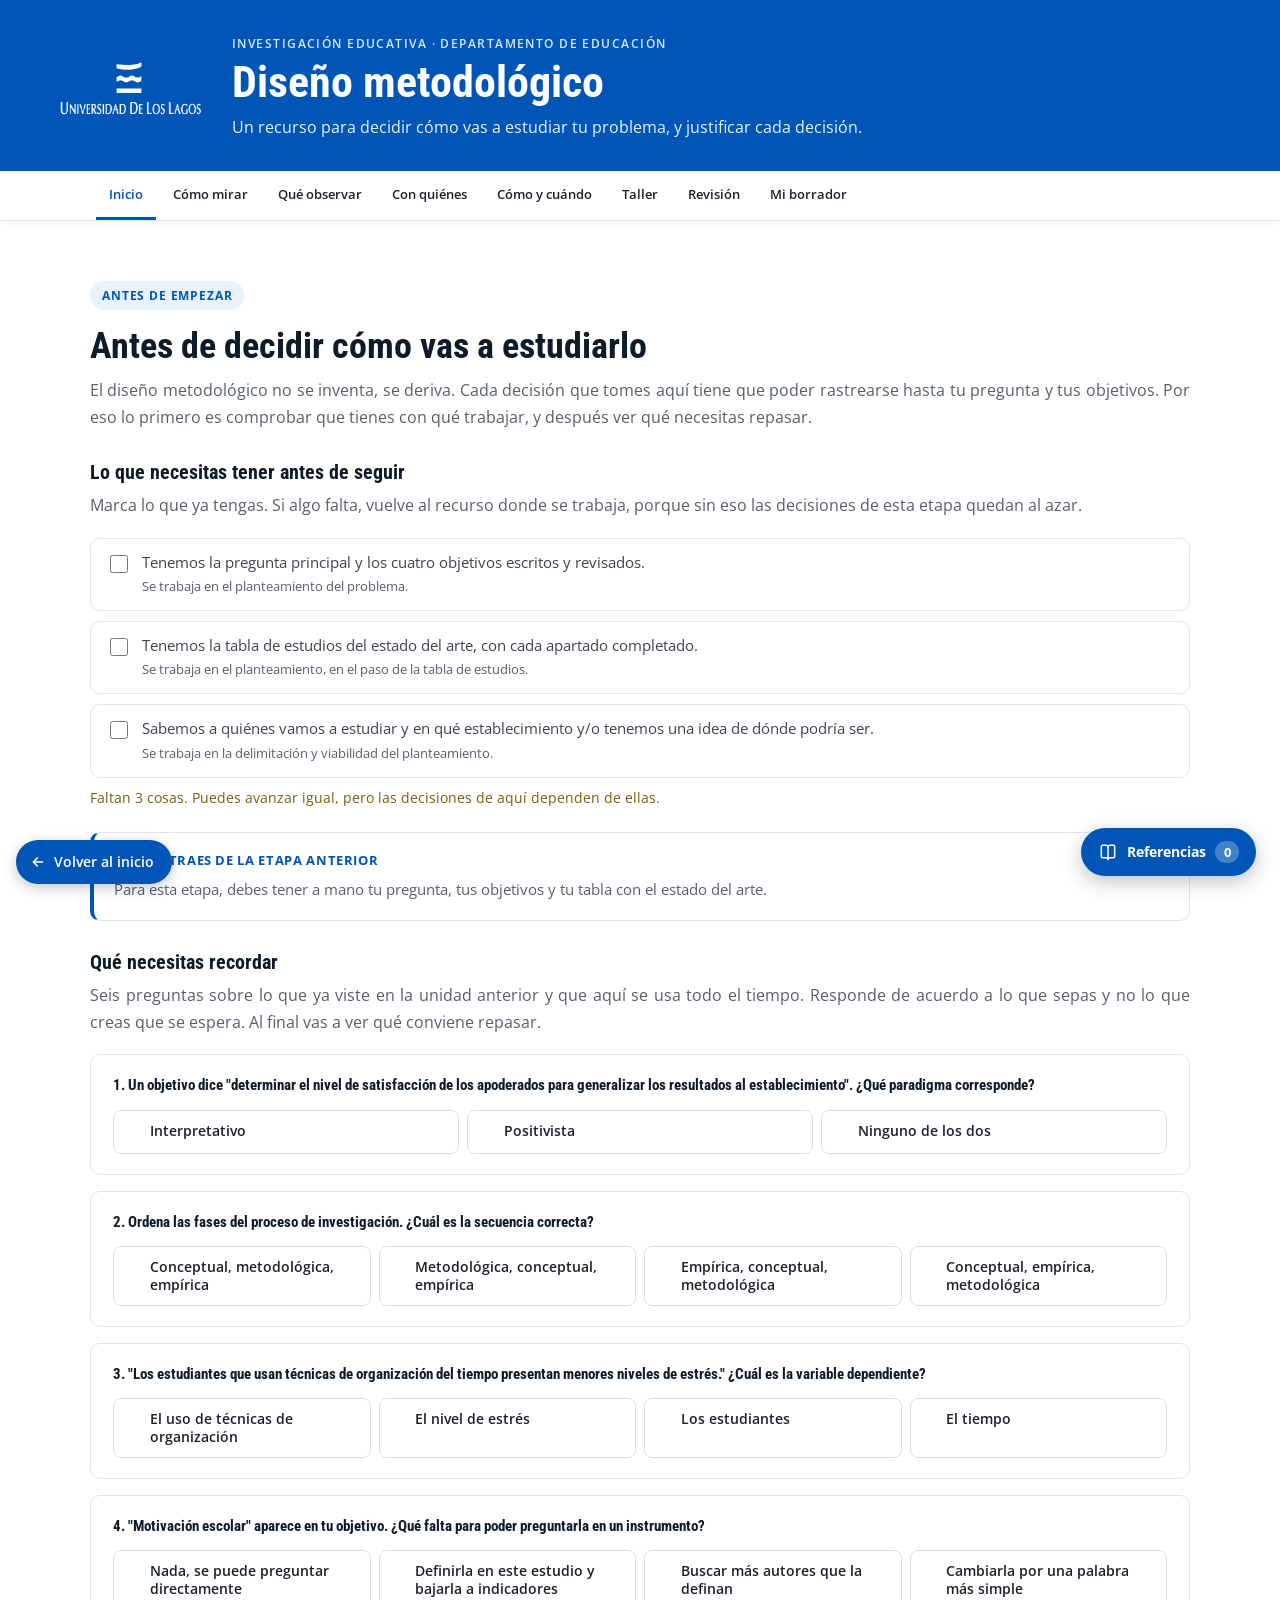
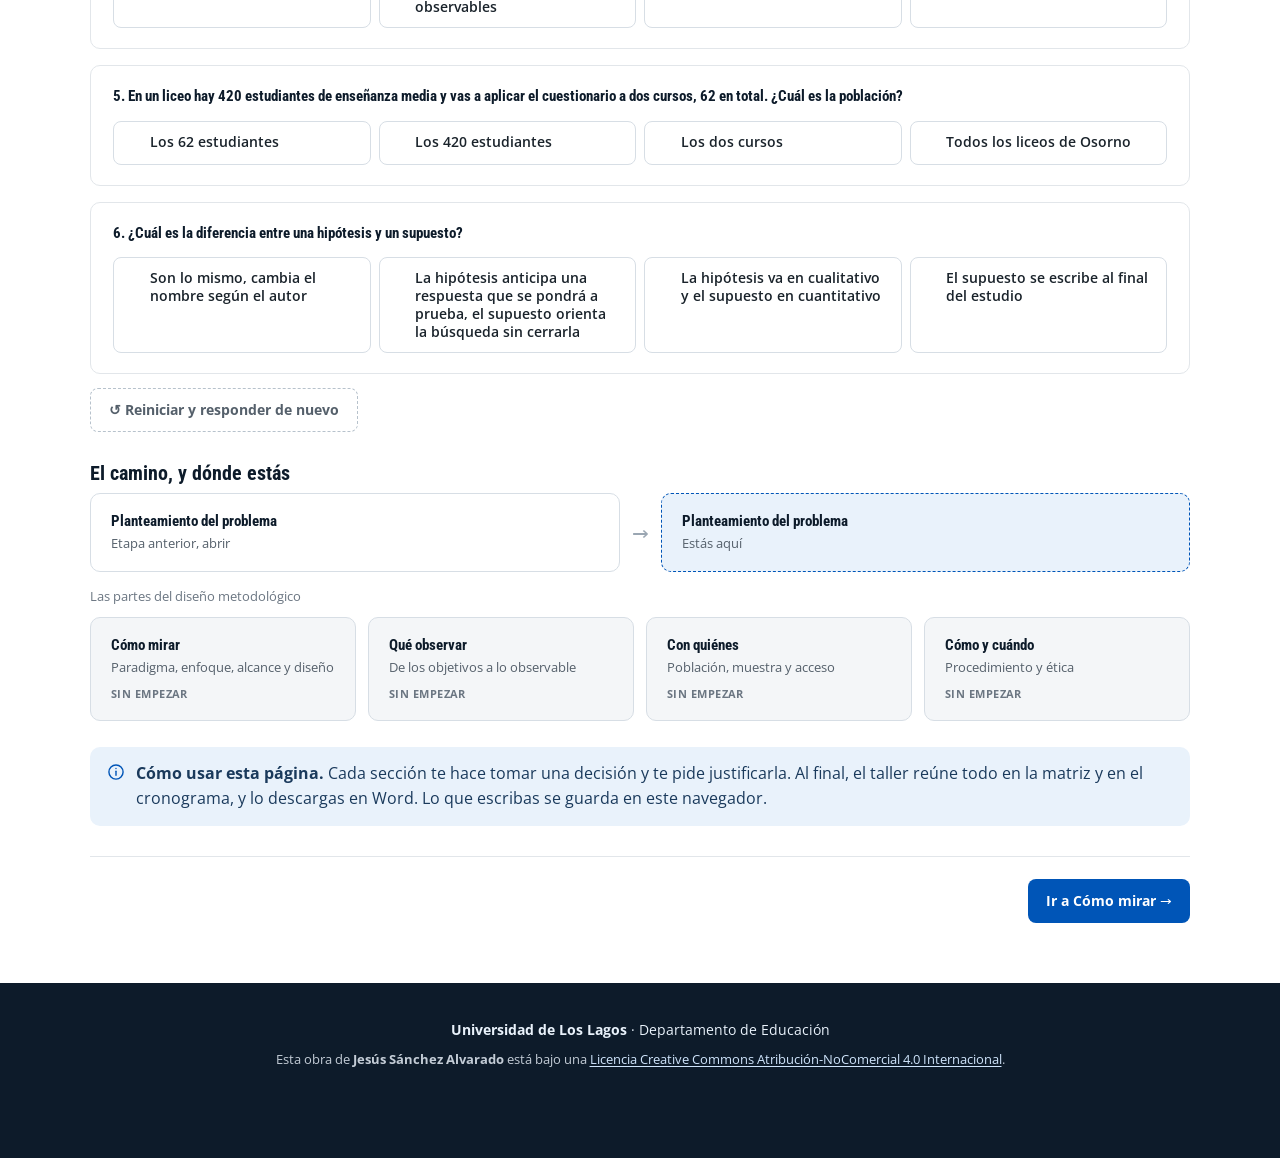
<file: 4-metodologico/marco-metodologico.html>
<!DOCTYPE html>
<html lang="es">
<head>
<meta charset="utf-8">
<meta name="viewport" content="width=device-width, initial-scale=1">
<title>Diseño metodológico · Investigación Educativa</title>
<link rel="stylesheet" href="../comun/fuentes.css">
<script src="../comun/lib/docx.umd.js"></script>
<style>
  :root{
    --azul:#0055B7;--azul-osc:#003d85;--azul-claro:#e9f2fb;--celeste:#8FC6E8;
    --morado:#9F26B4;--morado-claro:#f3e8f7;
    --verde:#3FAE29;--verde-texto:#2E7D1F;--verde-claro:#eafbe6;--verde-borde:#ACDA90;
    --rojo:#b0392b;--rojo-claro:#fdeeee;
    --ambar-texto:#7a5d12;--ambar-claro:#fff8e6;--ambar-borde:#f0dca0;
    --tinta:#0d1b2a;--texto:#1a232b;--texto-2:#3a4551;--texto-3:#55606b;
    --borde:#e2e6ea;--gris-claro:#f4f6f8;--fondo-alt:#f9fafb;
  }
  *{box-sizing:border-box}
  body{margin:0;padding:0;background:#fff;font-family:'Open Sans',sans-serif;color:var(--texto);line-height:1.6;overflow-x:hidden}
  a{color:var(--azul)}
  a:hover{color:var(--azul-osc)}
  h1,h2,h3,h4{font-family:'Roboto Condensed',sans-serif;margin:0;line-height:1.15}
  img{display:block;max-width:100%;height:auto}
  button{font-family:inherit}
  textarea,input[type=text]{font-family:'Open Sans',sans-serif}
  html{scroll-behavior:smooth}
  section[id]{scroll-margin-top:110px}
  .skip-link{position:absolute;left:-999px;top:0;background:var(--azul);color:#fff;padding:10px 18px;z-index:200;border-radius:0 0 6px 0}
  .skip-link:focus{left:0}
  :focus-visible{outline:3px solid var(--azul);outline-offset:2px}
  ::selection{background:var(--celeste)}
  .sec{padding:60px clamp(20px,6vw,56px)}
  .sec-alt{background:var(--fondo-alt)}
  .wrap{max-width:1100px;margin:0 auto}
  .badge{display:inline-block;font:700 12px 'Open Sans',sans-serif;letter-spacing:.07em;text-transform:uppercase;padding:6px 12px;border-radius:20px;margin:0 0 16px}
  .b-azul{background:var(--azul-claro);color:var(--azul)}
  .b-verde{background:var(--verde-claro);color:var(--verde-texto)}
  .b-morado{background:var(--morado-claro);color:var(--morado)}
  .b-ambar{background:#fff1c2;color:var(--ambar-texto)}
  .h2{font-size:clamp(26px,3.2vw,36px);margin-bottom:10px;color:var(--tinta)}
  .h3{font-size:20px;margin:30px 0 8px;color:var(--tinta)}
  .lead{font-size:16px;line-height:1.7;color:var(--texto-3);margin:0 0 24px;max-width:100%;text-align:justify}
  table th{background:var(--azul)!important}
  .grid{display:grid;grid-template-columns:repeat(auto-fit,minmax(240px,1fr));gap:16px}
  .card{background:#fff;border:1px solid var(--borde);border-radius:10px;padding:18px 20px;transition:transform .18s ease,box-shadow .18s ease,border-color .18s ease}
  .card:hover{transform:translateY(-3px);box-shadow:0 10px 24px rgba(13,27,42,.09)}
  .quiz{transition:box-shadow .18s ease}
  .quiz:hover{box-shadow:0 8px 20px rgba(13,27,42,.06)}
  .par-caja{transition:transform .18s ease,box-shadow .18s ease}
  .par-caja:hover{transform:translateY(-3px);box-shadow:0 10px 24px rgba(13,27,42,.09)}
  .btn{transition:transform .15s ease,box-shadow .15s ease,background .15s ease}
  .btn:hover{transform:translateY(-2px);box-shadow:0 6px 16px rgba(13,27,42,.12)}
  .card-t{font:700 15px 'Roboto Condensed',sans-serif;margin:0 0 6px;color:var(--tinta)}
  .card p.txt{font-size:16px;line-height:1.6;color:var(--texto-3);margin:0}
  .aviso{display:flex;gap:10px;align-items:flex-start;background:var(--azul-claro);border-radius:10px;padding:14px 16px;margin:0 0 22px;font-size:16px;line-height:1.6;color:#1a3a5c}
  .aviso-ambar{background:var(--ambar-claro);border:1px solid var(--ambar-borde);color:#5c4a14}
  .aviso p{margin:0}
  .btn{min-height:44px;padding:11px 18px;border-radius:8px;font:700 13.5px 'Open Sans',sans-serif;cursor:pointer;border:none}
  .btn-pri{background:var(--azul);color:#fff}
  .btn-pri:hover{background:var(--azul-osc)}
  .btn-sec{background:#fff;color:var(--azul);border:1.5px solid var(--azul)}
  .btn-sec:hover{background:var(--azul-claro)}
  .btn-ghost{background:transparent;color:var(--texto-3);border:1.5px dashed #b7c2cc}
  .btn-ghost:hover{border-color:var(--azul);color:var(--azul)}
  .campo{margin-bottom:16px}
  .campo label{display:block;font:700 12px 'Open Sans',sans-serif;text-transform:uppercase;letter-spacing:.04em;margin-bottom:6px;color:var(--azul)}
  .campo .ayuda{font-size:12.5px;color:#6b7682;margin:0 0 8px;line-height:1.55}
  .campo textarea,.campo input[type=text]{width:100%;border-radius:8px;border:1.5px solid #d7dee5;padding:12px 14px;font-size:14.5px;line-height:1.55;color:var(--texto);resize:vertical}
  .campo textarea{min-height:82px}
  .campo input[type=text]{min-height:46px}
  .campo textarea:focus,.campo input[type=text]:focus{outline:none;border-color:var(--azul);box-shadow:0 0 0 3px rgba(0,85,183,.15)}
  textarea::placeholder,input::placeholder{color:#6b7682;opacity:1}
  .quiz{background:#fff;border:1px solid var(--borde);border-radius:10px;padding:20px 22px}
  .quiz-p{font:700 15px 'Roboto Condensed',sans-serif;color:var(--tinta);margin:0 0 14px;line-height:1.35}
  .quiz-ops{display:grid;grid-template-columns:repeat(auto-fit,minmax(210px,1fr));gap:8px}
  .opcion{min-height:44px;padding:11px 14px;border-radius:8px;font:600 13.5px 'Open Sans',sans-serif;cursor:pointer;text-align:left;display:flex;gap:8px;align-items:flex-start;background:#fff;border:1.5px solid #d7dee5;color:var(--texto)}
  .opcion{transition:transform .16s ease,box-shadow .16s ease,border-color .16s ease,background-color .16s ease}
  .opcion:hover:not([disabled]){border-color:var(--azul);transform:translateY(-2px);box-shadow:0 8px 18px rgba(13,27,42,.09)}
  .marca{flex:none;font-weight:700;min-width:1em}
  .fb{margin-top:14px;padding:14px 16px;border-radius:8px}
  .fb p{margin:0;font-size:13.5px;line-height:1.6;color:var(--texto-2)}
  .fb p.fb-t{font:700 13px 'Open Sans',sans-serif;margin-bottom:4px}
  .ejemplo{background:var(--gris-claro);border-left:4px solid #c9d3db;border-radius:0 8px 8px 0;padding:13px 15px;font-size:16px;line-height:1.6;color:var(--texto-2);margin:0 0 12px}
  .par{display:grid;grid-template-columns:1fr;gap:12px}
  @media(min-width:780px){.par{grid-template-columns:1fr 1fr}}
  .par-caja{border-radius:10px;padding:14px 16px;font-size:14px;line-height:1.6}
  .par-mal{background:var(--rojo-claro);border:1px solid #f3c9c2;color:var(--texto-2)}
  .par-bien{background:var(--verde-claro);border:1px solid var(--verde-borde);color:var(--texto-2)}
  .par-rot{font:700 11.5px 'Open Sans',sans-serif;text-transform:uppercase;letter-spacing:.05em;margin:0 0 6px}
  .vista{background:var(--fondo-alt);border:1px solid var(--borde);border-radius:8px;padding:16px 18px;font-size:15px;line-height:1.7;color:var(--texto-2)}
  .navLink{flex:none;padding:14px 13px;font:600 13px 'Open Sans',sans-serif;color:var(--texto);text-decoration:none;border-bottom:3px solid transparent;white-space:nowrap}
  .navLink:hover{color:var(--azul)}
  .navLink[aria-current="true"]{color:var(--azul);border-bottom-color:var(--azul)}
  .barra{background:var(--gris-claro);border-radius:100px;height:9px;overflow:hidden}
  .barra > div{height:9px;background:var(--verde-texto);border-radius:100px;width:0;transition:width .4s ease}
  .visually-hidden{position:absolute;width:1px;height:1px;padding:0;margin:-1px;overflow:hidden;clip:rect(0,0,0,0);white-space:nowrap;border:0}
  details.plegable{background:#fff;border:1px dashed #b6c6d6;border-radius:10px;padding:0 18px;margin:16px 0}
  details.plegable > summary{cursor:pointer;padding:14px 0;font:700 13.5px 'Open Sans',sans-serif;color:var(--azul);min-height:44px}
  details.plegable[open]{padding-bottom:16px}
  details.plegable p{font-size:14px;line-height:1.65;color:var(--texto-2);margin:0 0 10px}
  details.avisoDetalle{background:var(--azul-claro);border-radius:10px;padding:14px 16px;margin:0 0 22px}
  details.avisoDetalle.ambar{background:var(--ambar-claro);border:1px solid var(--ambar-borde)}
  details.avisoDetalle > summary{cursor:pointer;list-style:none;display:flex;gap:10px;align-items:center;min-height:44px;font:700 16px/1.5 'Open Sans',sans-serif;color:#1a3a5c}
  details.avisoDetalle.ambar > summary{color:#5c4a14}
  details.avisoDetalle > summary::-webkit-details-marker{display:none}
  details.avisoDetalle > summary .tit{flex:1}
  details.avisoDetalle > summary .chev{flex:none;display:inline-flex;transition:transform .15s ease}
  details.avisoDetalle[open] > summary .chev{transform:rotate(180deg)}
  details.avisoDetalle .cuerpo{margin:10px 0 0 30px;font-size:16px;line-height:1.6;color:#1a3a5c}
  details.avisoDetalle.ambar .cuerpo{color:#5c4a14}
  details.avisoDetalle .cuerpo p{margin:0 0 8px}
  details.avisoDetalle .cuerpo p:last-child{margin:0}
  .asistente-slot{display:none}
  #arriba{position:fixed;bottom:86px;right:24px;width:48px;height:48px;border-radius:50%;background:var(--azul);color:#fff;border:none;display:flex;align-items:center;justify-content:center;cursor:pointer;box-shadow:0 4px 14px rgba(0,0,0,.2);opacity:0;pointer-events:none;transition:opacity .25s ease;z-index:150}
  #arriba.ver{opacity:1;pointer-events:auto}
  #anotar{position:fixed;bottom:24px;right:82px;min-height:48px;padding:0 18px;border-radius:24px;background:#fff;color:var(--azul);border:1.5px solid var(--azul);display:flex;align-items:center;gap:8px;cursor:pointer;box-shadow:0 4px 14px rgba(13,27,42,.18);font:700 13px 'Open Sans',sans-serif;z-index:150}
  #anotar:hover{background:var(--azul-claro)}
  #panelPreguntas{position:fixed;bottom:84px;right:24px;width:min(360px,calc(100vw - 32px));background:#fff;border:1px solid var(--borde);border-radius:12px;box-shadow:0 14px 40px rgba(13,27,42,.22);padding:16px 18px;z-index:160;display:none}
  #panelPreguntas.abierto{display:block}
  .pregunta-item{display:flex;gap:10px;align-items:flex-start;padding:10px 0;border-bottom:1px solid #eef1f4}
  .pregunta-item:last-child{border-bottom:none}
  .pregunta-item input[type=checkbox]{width:18px;height:18px;flex:none;margin-top:3px;accent-color:var(--verde-texto)}
  .pregunta-item p{margin:0;font-size:14px;line-height:1.55;color:var(--texto-2);flex:1}
  .pregunta-item.resuelta p{text-decoration:line-through;color:#6b7682}
  .pregunta-borrar{background:none;border:none;color:#6b7682;cursor:pointer;font:700 15px 'Open Sans',sans-serif;line-height:1;padding:6px 8px;border-radius:6px;min-height:32px}
  .pregunta-borrar:hover{color:var(--rojo);background:var(--rojo-claro)}
  .paso{border-top:1px solid var(--borde);margin-top:36px;padding-top:30px}
  .paso-alt{background:var(--fondo-alt);border:1px solid var(--borde);border-radius:14px;padding:26px clamp(16px,3vw,30px);margin-top:36px;border-top:1px solid var(--borde)}
  .paso-num{display:flex;align-items:center;gap:9px;font:700 12px 'Open Sans',sans-serif;letter-spacing:.07em;text-transform:uppercase;color:var(--azul);margin:0 0 10px}
  .paso-num i{font-style:normal;display:inline-flex;align-items:center;justify-content:center;width:26px;height:26px;border-radius:50%;background:var(--azul);color:#fff;font-size:12.5px;flex:0 0 auto}
  .paso > .h3:first-of-type,.paso-alt > .h3:first-of-type{margin-top:0}
  .ruta{display:flex;flex-wrap:wrap;gap:8px;margin:0 0 28px;padding:0;list-style:none}
  .ruta li{margin:0}
  .ruta a{display:inline-block;text-decoration:none;font:600 13px 'Open Sans',sans-serif;color:var(--texto-2);background:#fff;border:1px solid var(--borde);border-radius:20px;padding:7px 14px;min-height:34px;transition:border-color .18s ease,color .18s ease,background .18s ease}
  .ruta a:hover,.ruta a:focus-visible{border-color:var(--azul);color:var(--azul);background:var(--azul-claro)}
  .ruta a b{color:var(--azul)}
  mark.mk{padding:1px 4px;border-radius:3px;color:#1a232b;background:#ffe9a8}
  mark.mk-enf{background:#cfe4fb}
  mark.mk-mue{background:#e6dbf7}
  mark.mk-ins{background:#d9f0cf}
  mark.mk-res{background:#ffe2d2}
  sup.mkr{font:700 9.5px 'Open Sans',sans-serif;text-transform:uppercase;letter-spacing:.05em;color:var(--texto-3);margin-left:3px;white-space:nowrap;vertical-align:super}
  .leyenda{display:flex;flex-wrap:wrap;gap:8px;margin:0 0 14px;padding:0;list-style:none}
  .leyenda li{font:600 11.5px 'Open Sans',sans-serif;color:var(--texto-2);border-radius:20px;padding:5px 11px}
  .card-cab{display:flex;align-items:center;gap:9px;margin:0 0 6px}
  .card-cab .card-t{margin:0}
  .ico{flex:0 0 auto;display:inline-flex}
  .ico svg{display:block}
  .aviso > .ico{margin-top:1px;color:var(--azul)}
  .aviso-ambar > .ico{color:var(--ambar-texto)}
  .aviso > p{margin:0}
  .est-card{background:#fff;border:1px solid var(--borde);border-radius:10px;padding:16px 18px;margin:0 0 14px}
  .est-top{display:flex;align-items:center;justify-content:space-between;gap:12px;margin:0 0 12px}
  .est-n{font:700 13px 'Roboto Condensed',sans-serif;color:var(--tinta);text-transform:uppercase;letter-spacing:.05em;margin:0}
  .est-grid{display:grid;grid-template-columns:repeat(auto-fit,minmax(200px,1fr));gap:12px}
  .est-grid .campo{margin:0}
  .est-grid label{display:block;font:700 11.5px 'Open Sans',sans-serif;color:var(--texto-2);margin:0 0 4px}
  .est-grid input,.est-grid select,.est-grid textarea{width:100%;min-height:42px;border-radius:8px;border:1.5px solid #d7dee5;padding:9px 11px;font-size:14px;font-family:'Open Sans',sans-serif;background:#fff;color:var(--texto)}
  .est-grid textarea{min-height:66px;resize:vertical}
  .est-ancho{grid-column:1/-1}
  #areaImpresion{display:none}
  @media (prefers-reduced-motion: reduce){*,*::before,*::after{animation:none!important;transition:none!important;scroll-behavior:auto!important}
    .card:hover,.par-caja:hover,.opcion:hover,.btn:hover{transform:none!important}}
  @media print{
    body *{visibility:hidden}
    #areaImpresion,#areaImpresion *{visibility:visible}
    #areaImpresion{display:block;position:absolute;top:0;left:0;width:100%;padding:24px}
    #arriba{display:none}
  }
  /* ===== burbuja de referencias ===== */
  .burbuja{position:fixed;right:24px;bottom:24px;z-index:151;display:inline-flex;align-items:center;gap:9px;background:var(--azul);color:#fff;text-decoration:none;padding:12px 17px;border-radius:30px;box-shadow:0 6px 20px rgba(13,27,42,.26);font:700 13.5px 'Open Sans',sans-serif;min-height:48px;transition:transform .16s ease,background .16s ease}
  .burbuja:hover{background:var(--azul-osc);color:#fff;transform:translateY(-2px)}
  .burbuja .ico svg{display:block}
  .burbuja-n{background:#fff;color:var(--azul);border-radius:20px;min-width:24px;height:22px;display:inline-flex;align-items:center;justify-content:center;font:700 12.5px 'Open Sans',sans-serif;padding:0 7px}
  .burbuja-n.cero{background:rgba(255,255,255,.26);color:#fff}
  @media (max-width:520px){ .burbuja-t{display:none} .burbuja{right:16px;bottom:16px;padding:12px 15px} }
  @media print{ .burbuja{display:none} }
</style><link rel="stylesheet" href="../comun/cimbra.css">
</head>
<body>
<a href="../index.html" class="cimbra-volver" aria-label="Volver al inicio de Cimbra"><svg viewBox="0 0 24 24" fill="none" stroke="currentColor" stroke-width="2.4" stroke-linecap="round" stroke-linejoin="round" aria-hidden="true"><path d="M19 12H5M11 6l-6 6 6 6"/></svg>Volver al inicio</a>

<a href="#principal" class="skip-link">Saltar al contenido principal</a>

<header id="cabecera" style="background:var(--azul);color:#fff;padding:36px clamp(20px,6vw,56px) 30px"></header>

<nav aria-label="Secciones" style="position:sticky;top:0;z-index:100;background:#fff;border-bottom:1px solid #e2e6ea;box-shadow:0 2px 8px rgba(0,0,0,.04)">
  <div style="display:flex;gap:4px;overflow-x:auto;padding:0 clamp(20px,6vw,56px);scrollbar-width:thin;max-width:1200px;margin:0 auto" id="navFila"></div>
</nav>

<main id="principal">

<!-- INICIO -->
<section id="partida" class="sec" data-vista="inicio">
  <div class="wrap">
    <p class="badge b-azul">Antes de empezar</p>
    <h2 class="h2">Antes de decidir cómo vas a estudiarlo</h2>
    <p class="lead">El diseño metodológico no se inventa, se deriva. Cada decisión que tomes aquí tiene que poder rastrearse hasta tu pregunta y tus objetivos. Por eso lo primero es comprobar que tienes con qué trabajar, y después ver qué necesitas repasar.</p>

    <h3 class="h3">Lo que necesitas tener antes de seguir</h3>
    <p class="lead" style="margin-bottom:18px">Marca lo que ya tengas. Si algo falta, vuelve al recurso donde se trabaja, porque sin eso las decisiones de esta etapa quedan al azar.</p>
    <div id="entradaWrap" style="margin-bottom:22px"></div>

    <div class="card" style="border-left:4px solid var(--azul);margin-bottom:26px">
      <p style="font:700 13px 'Open Sans',sans-serif;letter-spacing:.05em;text-transform:uppercase;color:var(--azul);margin:0 0 8px">Lo que traes de la etapa anterior</p>
      <div id="ecoPrevio" style="font-size:15px;line-height:1.7;color:var(--texto-2)"></div>
    </div>

    <h3 class="h3">Qué necesitas recordar</h3>
    <p class="lead" style="margin-bottom:18px">Seis preguntas sobre lo que ya viste en la unidad anterior y que aquí se usa todo el tiempo. Responde de acuerdo a lo que sepas y no lo que creas que se espera. Al final vas a ver qué conviene repasar.</p>
    <div style="display:flex;flex-direction:column;gap:16px;margin-bottom:14px" id="diagQuiz"></div>
    <div id="diagAviso" class="visually-hidden" aria-live="polite" aria-atomic="true"></div>
    <div style="margin-bottom:22px">
      <button type="button" class="btn btn-ghost" id="btnReiniciarDiag">↺ Reiniciar y responder de nuevo</button>
    </div>
    <div id="rutaSugerida"></div>

    <h3 class="h3">El camino, y dónde estás</h3>
    <div id="esquema" style="margin-bottom:26px"></div>

    <div class="aviso">
      <span class="ico"><svg width="20" height="20" viewBox="0 0 24 24" fill="none" stroke="currentColor" stroke-width="1.7" stroke-linecap="round" stroke-linejoin="round" aria-hidden="true" focusable="false"><circle cx="12" cy="12" r="8.5"/><path d="M12 11v5"/><path d="M12 7.8h.01"/></svg></span>
      <p><strong>Cómo usar esta página.</strong> Cada sección te hace tomar una decisión y te pide justificarla. Al final, el taller reúne todo en la matriz y en el cronograma, y lo descargas en Word. Lo que escribas se guarda en este navegador.</p>
    </div>
    <div class="asistente-slot" data-asistente="partida"></div>
  </div>
</section>

<!-- CÓMO MIRAR -->
<section id="mirada" class="sec" data-vista="mirada">
  <div class="wrap">
    <p class="badge b-verde">Metodología</p>
    <h2 class="h2">Cómo vas a mirar tu problema</h2>
    <p class="lead">Aquí tomas las cuatro decisiones que ordenan todo lo demás. Van en cascada, cada una se apoya en la anterior, y las cuatro tienen que poder justificarse desde tu pregunta.</p>

    <ul class="ruta">
      <li><a href="#pasoM1"><b>1</b> Paradigma</a></li>
      <li><a href="#pasoM2"><b>2</b> Enfoque</a></li>
      <li><a href="#pasoM3"><b>3</b> Alcance</a></li>
      <li><a href="#pasoM4"><b>4</b> Diseño</a></li>
      <li><a href="#pasoM5"><b>5</b> Tus decisiones</a></li>
    </ul>

    <!-- PASO 1 -->
    <div id="pasoM1" class="paso" style="border-top:0;margin-top:0;padding-top:0">
      <h3 class="paso-num"><i>1</i> El paradigma</h3>
      <p class="lead" style="margin-bottom:18px">El paradigma es tu postura sobre qué cuenta como conocimiento en este estudio y decide qué vas a poder afirmar al final. Los artículos rara vez lo declaran, pero las tesis sí, y la tuya tiene que hacerlo.</p>
      <div class="grid" style="margin-bottom:22px" id="paradigmasWrap"></div>

      <div class="aviso">
        <span class="ico"><svg width="20" height="20" viewBox="0 0 24 24" fill="none" stroke="currentColor" stroke-width="1.7" stroke-linecap="round" stroke-linejoin="round" aria-hidden="true" focusable="false"><circle cx="12" cy="12" r="8.5"/><path d="M12 11v5"/><path d="M12 7.8h.01"/></svg></span>
        <p><strong>La pista está en tu pregunta.</strong> Si tu pregunta empieza con "de qué manera", "cómo experimentan" o "qué significa", estás buscando comprender, y eso es interpretativo. Si empieza con "cuál es el nivel de", "qué relación existe entre" o "qué efecto produce", estás buscando medir y generalizar, y eso es positivista.</p>
      </div>

      <div style="display:flex;flex-direction:column;gap:16px;margin-bottom:22px" id="paradigmaQuiz"></div>
      <div id="paradigmaAviso" class="visually-hidden" aria-live="polite" aria-atomic="true"></div>
    </div>

    <!-- PASO 2 -->
    <div id="pasoM2" class="paso-alt">
      <h3 class="paso-num"><i>2</i> El enfoque</h3>
      <p class="lead" style="margin-bottom:18px">El enfoque es la estrategia con la que vas a estudiar el fenómeno. Ya lo reconociste en los estudios que leíste, ahora te toca elegir el tuyo. Y se elige por lo que tu pregunta necesita, no por lo que hace la mayoría del campo.</p>

      <div class="card" style="border-left:4px solid var(--morado);margin-bottom:22px">
        <p style="font:700 13px 'Open Sans',sans-serif;letter-spacing:.05em;text-transform:uppercase;color:var(--morado);margin:0 0 8px">Cómo se ha estudiado tu problema</p>
        <div id="ecoEnfoques" style="font-size:14.5px;line-height:1.7;color:var(--texto-2)"></div>
      </div>

      <details class="plegable">
        <summary>Repaso, los tres enfoques</summary>
        <div class="grid" id="enfoquesWrap" style="margin-bottom:12px"></div>
        <p id="enlaceAnteriorRepaso" style="font-size:13.5px;color:var(--texto-3)"></p>
      </details>

      <div class="scroll-x" style="overflow-x:auto;margin:20px 0 22px">
        <table style="width:100%;border-collapse:collapse;font-size:13.5px;min-width:620px">
          <caption style="caption-side:bottom;text-align:left;font-size:12.5px;color:#6b7682;padding-top:8px">La última columna es la más importante. Es lo que vas a poder escribir en tus conclusiones.</caption>
          <thead><tr>
            <th scope="col" style="background:var(--tinta);color:#fff;text-align:left;padding:9px 12px;font:700 12px 'Open Sans',sans-serif">Paradigma</th>
            <th scope="col" style="background:var(--tinta);color:#fff;text-align:left;padding:9px 12px;font:700 12px 'Open Sans',sans-serif">Enfoque coherente</th>
            <th scope="col" style="background:var(--tinta);color:#fff;text-align:left;padding:9px 12px;font:700 12px 'Open Sans',sans-serif">Qué vas a poder afirmar</th>
          </tr></thead>
          <tbody>
            <tr><td style="padding:9px 12px;border-top:1px solid #eef1f4">Positivista</td><td style="padding:9px 12px;border-top:1px solid #eef1f4">Cuantitativo</td><td style="padding:9px 12px;border-top:1px solid #eef1f4">Cuánto ocurre, con qué frecuencia, y si dos cosas varían juntas. Hasta dónde se puede extender esa afirmación depende de cómo elegiste la muestra.</td></tr>
            <tr><td style="padding:9px 12px;border-top:1px solid #eef1f4">Interpretativo</td><td style="padding:9px 12px;border-top:1px solid #eef1f4">Cualitativo</td><td style="padding:9px 12px;border-top:1px solid #eef1f4">Qué significa el fenómeno para quienes lo viven, en ese contexto. No se extiende a otros contextos, y no hace falta que lo haga.</td></tr>
            <tr><td style="padding:9px 12px;border-top:1px solid #eef1f4">Ambos, en momentos distintos</td><td style="padding:9px 12px;border-top:1px solid #eef1f4">Mixto</td><td style="padding:9px 12px;border-top:1px solid #eef1f4">Las dos cosas, si de verdad haces las dos. Un estudio mixto exige dos instrumentos, dos análisis y un momento donde los resultados se cruzan.</td></tr>
          </tbody>
        </table>
      </div>

      <div class="aviso aviso-ambar">
        <span class="ico"><svg width="20" height="20" viewBox="0 0 24 24" fill="none" stroke="currentColor" stroke-width="1.7" stroke-linecap="round" stroke-linejoin="round" aria-hidden="true" focusable="false"><circle cx="12" cy="12" r="8.5"/><path d="M12 11v5"/><path d="M12 7.8h.01"/></svg></span>
        <p><strong>Sobre el enfoque mixto.</strong> Suena a lo más completo y por eso lo eligen muchos grupos, pero cuesta el doble. Son dos instrumentos que validar, dos formas de análisis y un semestre igual de largo. Elígelo solo si tu pregunta de verdad tiene dos partes que se responden de maneras distintas, y no para cubrirte por si acaso.</p>
      </div>

      <div style="display:flex;flex-direction:column;gap:16px;margin-bottom:22px" id="enfoqueQuiz"></div>
      <div id="enfoqueAviso" class="visually-hidden" aria-live="polite" aria-atomic="true"></div>
    </div>

    <!-- PASO 3 -->
    <div id="pasoM3" class="paso">
      <h3 class="paso-num"><i>3</i> El alcance</h3>
      <p class="lead" style="margin-bottom:18px">El alcance dice hasta dónde llega tu estudio. Se reconoce mirando el verbo de tu objetivo general. Estos son los cuatro de Hernández et al. (2014), ordenados de menor a mayor exigencia.</p>
      <div class="grid" style="margin-bottom:20px" id="alcancesWrap"></div>

      <details class="plegable">
        <summary>Ver cómo se justifica cada alcance, con la frase hecha</summary>
        <div id="alcancesJust"></div>
      </details>

      <div class="aviso aviso-ambar">
        <span class="ico"><svg width="20" height="20" viewBox="0 0 24 24" fill="none" stroke="currentColor" stroke-width="1.7" stroke-linecap="round" stroke-linejoin="round" aria-hidden="true" focusable="false"><circle cx="12" cy="12" r="8.5"/><path d="M12 11v5"/><path d="M12 7.8h.01"/></svg></span>
        <p><strong>Dos avisos de realidad.</strong> El alcance <strong>exploratorio</strong> rara vez es utilizado en este tipo de estudios, pues generalmente hay literatura de la mayoría de los problemas. El alcance <strong>explicativo</strong> exige manipular una variable y tener grupo de comparación, o sea un diseño experimental o cuasiexperimental, que en un semestre casi nunca cabe. La mayoría de los trabajos de esta asignatura son descriptivos, y un descriptivo bien hecho vale más que un correlacional mal sostenido.</p>
      </div>

      <div style="display:flex;flex-direction:column;gap:16px;margin-bottom:22px" id="alcanceQuiz"></div>
      <div id="alcanceAviso" class="visually-hidden" aria-live="polite" aria-atomic="true"></div>
    </div>

    <!-- PASO 4 -->
    <div id="pasoM4" class="paso-alt">
      <h3 class="paso-num"><i>4</i> El diseño</h3>
      <p class="lead" style="margin-bottom:18px">Alcance y diseño no son lo mismo, aunque se confunden todo el tiempo. El alcance dice hasta dónde llegas. El diseño dice <strong>cómo te las arreglas para recoger los datos</strong>, o sea si intervienes o no, y cuántas veces mides. Ato, López y Benavente (2013) lo ordenan así.</p>
      <div class="grid" style="margin-bottom:20px" id="disenosWrap"></div>

      <div class="aviso">
        <span class="ico"><svg width="20" height="20" viewBox="0 0 24 24" fill="none" stroke="currentColor" stroke-width="1.7" stroke-linecap="round" stroke-linejoin="round" aria-hidden="true" focusable="false"><circle cx="12" cy="12" r="8.5"/><path d="M12 11v5"/><path d="M12 7.8h.01"/></svg></span>
        <p><strong>Cómo se escribe junto.</strong> Las cuatro decisiones se declaran en una sola frase al comienzo de tu metodología. Por ejemplo, "el estudio se sitúa en un paradigma interpretativo, con enfoque cualitativo, alcance descriptivo y un diseño no experimental de corte transversal". Después viene un párrafo por cada una justificándola.</p>
      </div>

      <div style="display:flex;flex-direction:column;gap:16px;margin-bottom:22px" id="disenoQuiz"></div>
      <div id="disenoAviso" class="visually-hidden" aria-live="polite" aria-atomic="true"></div>
    </div>

    <!-- PASO 5 -->
    <div id="pasoM5" class="paso">
      <h3 class="paso-num"><i>5</i> Tus cuatro decisiones</h3>
      <p class="lead" style="margin-bottom:18px">Elige y justifica. La justificación no es repetir la definición, es decir por qué tu pregunta y tus objetivos piden eso y no otra cosa, apoyándote en un autor.</p>
      <div class="card" id="decisionesWrap"></div>
      <div id="revisionMirada" style="margin-top:16px"></div>
      <div class="asistente-slot" data-asistente="mirada"></div>
    </div>
  </div>
</section>

<!-- QUÉ OBSERVAR -->
<section id="observable" class="sec" data-vista="observable">
  <div class="wrap">
    <p class="badge b-morado">Del objetivo a lo observable</p>
    <h2 class="h2">Qué vas a observar, exactamente</h2>
    <p class="lead">Entre tu objetivo y tu instrumento falta un paso, y es el que más se salta. Un objetivo dice "analizar la motivación", pero la motivación no se puede preguntar así. Hay que descomponerla hasta llegar a algo que una persona pueda responder. Eso es operacionalizar.</p>

    <div class="aviso">
      <span class="ico"><svg width="20" height="20" viewBox="0 0 24 24" fill="none" stroke="currentColor" stroke-width="1.7" stroke-linecap="round" stroke-linejoin="round" aria-hidden="true" focusable="false"><circle cx="12" cy="12" r="8.5"/><path d="M12 11v5"/><path d="M12 7.8h.01"/></svg></span>
      <p><strong>Se llama distinto según tu enfoque.</strong> En cuantitativo se llaman <strong>variables</strong> y se operacionalizan antes de recoger datos. En cualitativo se llaman <strong>categorías</strong> y se pueden definir antes, pero pueden aparecer otras durante el análisis. El trabajo es el mismo, bajar desde el concepto hasta algo observable.</p>
    </div>

    <details class="plegable">
      <summary>Si tu objetivo relaciona dos variables, una es independiente y la otra dependiente</summary>
      <p><strong>Esto aplica solo a algunos estudios.</strong> Si tu objetivo describe cómo se manifiesta algo, no tienes variable independiente ni dependiente, y así está bien. La mayoría de los trabajos de esta asignatura son descriptivos. Estas dos aparecen cuando el objetivo dice que algo se relaciona con algo, o que algo influye en algo.</p>
      <p><strong>La independiente</strong> es la que se supone que influye. En estos estudios no se manipula, viene dada, como el uso de una técnica, el clima de aula o los años de experiencia docente.</p>
      <p><strong>La dependiente</strong> es la que se mide para ver si cambia. Es el efecto que se observa.</p>
      <p class="ejemplo">"Los estudiantes que usan técnicas de organización del tiempo presentan menores niveles de estrés."<br>Independiente, el uso de técnicas de organización. Dependiente, el nivel de estrés.</p>
      <p>El atajo para distinguirlas es preguntarse cuál sería la causa y cuál el efecto. Y para reconocerlas en tu propio objetivo, mira el verbo. "Determinar la relación entre X e Y" y "determinar el efecto de X sobre Y" las tienen. "Describir X" y "caracterizar X" no.</p>
      <p><strong>Dos cuidados.</strong> En un estudio correlacional las dos se miden tal como están, sin manipular nada, así que se puede afirmar que varían juntas pero no que una causa la otra. Y si marcas una independiente y una dependiente, tu alcance deja de ser descriptivo y pasa a ser correlacional o explicativo, así que hay que declararlo así en la sección anterior.</p>
      <p style="margin:0">Las dos se operacionalizan igual, con el mismo descenso de recién. Lo que cambia es el papel que cumplen en tu pregunta, no cómo se bajan a indicadores.</p>
    </details>

    <h3 class="h3">Los tres niveles</h3>
    <p class="lead" style="margin-bottom:16px">Presiona para ir descubriendo cada nivel, en orden. Así se ve el descenso real, del concepto a lo observable.</p>
    <div style="margin-bottom:24px" id="nivelesWrap"></div>

    <h3 class="h3">Un ejemplo completo</h3>
    <p class="lead" style="margin-bottom:16px">El mismo recorrido, del concepto a lo observable, aplicado primero a una variable y después a una categoría. Fíjate en que la definición no es de diccionario, dice qué se va a entender por eso <em>en este estudio</em>.</p>
    <div style="display:grid;grid-template-columns:repeat(auto-fit,minmax(300px,1fr));gap:24px;margin-bottom:24px">
      <div>
        <p style="font:700 12px 'Open Sans',sans-serif;text-transform:uppercase;letter-spacing:.05em;color:var(--azul);margin:0 0 12px">Si tu estudio es cuantitativo</p>
        <div id="cuantiEjemplo"></div>
      </div>
      <div>
        <p style="font:700 12px 'Open Sans',sans-serif;text-transform:uppercase;letter-spacing:.05em;color:var(--morado);margin:0 0 12px">Si tu estudio es cualitativo</p>
        <div id="cualiEjemplo"></div>
      </div>
    </div>

    <h3 class="h3">Practica antes de hacer la tuya</h3>
    <div style="display:flex;flex-direction:column;gap:16px;margin-bottom:26px" id="obsQuiz"></div>
    <div id="obsAviso" class="visually-hidden" aria-live="polite" aria-atomic="true"></div>

    <h3 class="h3">Tu tabla</h3>
    <p class="lead" style="margin-bottom:16px">Parte por tu <strong>objetivo general</strong>, no por los específicos. Ahí están las variables o los conceptos clave que tienes que descomponer. Una fila por cada uno.</p>
    <div id="ecoObjetivos" style="margin-bottom:18px"></div>

    <div class="aviso aviso-ambar" style="margin-bottom:18px">
      <span class="ico"><svg width="20" height="20" viewBox="0 0 24 24" fill="none" stroke="currentColor" stroke-width="1.7" stroke-linecap="round" stroke-linejoin="round" aria-hidden="true" focusable="false"><circle cx="12" cy="12" r="8.5"/><path d="M12 11v5"/><path d="M12 7.8h.01"/></svg></span>
      <p><strong>Si tu estudio es cualitativo.</strong> No busques subcategorías todavía, esas suelen ser emergentes y se ajustan recién después del análisis. Lo que sí puedes hacer ahora es identificar entre 2 y 3 conceptos clave que aparecen en tu objetivo general, normalmente los sustantivos centrales del fenómeno, por ejemplo "violencia escolar", "convivencia" o "planificación docente", y definir cada uno con un autor. Si ya intuyes algunas subcategorías, anótalas como tentativas, no como definitivas.</p>
    </div>

    <div id="ecoMarco" style="margin-bottom:18px"></div>
    <div id="obsWrap"></div>
    <div style="display:flex;flex-wrap:wrap;gap:10px;align-items:center;margin-top:4px">
      <button type="button" class="btn btn-sec" id="btnAgregarObs">+ Agregar variable o concepto</button>
      <span id="obsContador" style="font-size:13px;color:var(--texto-3)"></span>
    </div>
    <div id="obsTablaAviso" class="visually-hidden" aria-live="polite" aria-atomic="true"></div>
    <div id="revisionObservable" style="margin-top:18px"></div>

    <div class="campo" style="margin-top:22px">
      <label for="o_cierre">Cómo tu(s) instrumento(s) responden tu objetivo general (y tu pregunta)</label>
      <p class="ayuda" id="ay_ocierre">Una o dos frases por instrumento. No repitas la tabla, di cómo sumando lo que mide u observa cada variable o concepto de arriba, terminas respondiendo tu objetivo general y tu pregunta de investigación.</p>
      <textarea id="o_cierre" data-ficha="o_cierre" aria-describedby="ay_ocierre" placeholder="A partir de lo anterior, se aplicará ... para responder ... , lo que en conjunto permite responder el objetivo general y la pregunta de investigación porque ..."></textarea>
    </div>

    <div class="aviso">
      <span class="ico"><svg width="20" height="20" viewBox="0 0 24 24" fill="none" stroke="currentColor" stroke-width="1.7" stroke-linecap="round" stroke-linejoin="round" aria-hidden="true" focusable="false"><circle cx="12" cy="12" r="8.5"/><path d="M12 11v5"/><path d="M12 7.8h.01"/></svg></span>
      <p id="puenteInstrumentos"><strong>El instrumento se construye en otro recurso.</strong> Aquí solo declaras cuál vas a usar y por qué. La redacción de los enunciados, la escala, la trazabilidad y la validación por juicio de expertos se trabajan en el recurso de instrumentos, y esta tabla es justamente lo que se lleva para allá.</p>
    </div>
    <div class="asistente-slot" data-asistente="observable"></div>
  </div>
</section>

<!-- CON QUIÉNES -->
<section id="quienes" class="sec" data-vista="quienes">
  <div class="wrap">
    <p class="badge b-azul">Sujetos</p>
    <h2 class="h2">Con quiénes, cuántos y cómo llegas a ellos</h2>
    <p class="lead">Esta sección decide más cosas de las que parece. De quiénes estudies depende qué vas a poder afirmar, y de si consigues el acceso depende que el proyecto exista.</p>

    <ul class="ruta">
      <li><a href="#pasoQ1"><b>1</b> Población y muestra</a></li>
      <li><a href="#pasoQ2"><b>2</b> Cómo seleccionas</a></li>
      <li><a href="#pasoQ3"><b>3</b> Cuántos</a></li>
      <li><a href="#pasoQ4"><b>4</b> El acceso</a></li>
      <li><a href="#pasoQ5"><b>5</b> Tu decisión</a></li>
    </ul>

    <div id="pasoQ1" class="paso" style="border-top:0;margin-top:0;padding-top:0">
      <h3 class="paso-num"><i>1</i> Población y muestra</h3>
      <div class="grid" style="margin-bottom:20px" id="poblacionWrap"></div>
      <div class="aviso">
        <span class="ico"><svg width="20" height="20" viewBox="0 0 24 24" fill="none" stroke="currentColor" stroke-width="1.7" stroke-linecap="round" stroke-linejoin="round" aria-hidden="true" focusable="false"><circle cx="12" cy="12" r="8.5"/><path d="M12 11v5"/><path d="M12 7.8h.01"/></svg></span>
        <p><strong>Delimita la población con cuatro datos.</strong> Quiénes son, de qué institución o comuna, en qué nivel o cargo, y en qué periodo. "Estudiantes de enseñanza media" no es una población, pues es un muy amplio. "Estudiantes de primero y segundo medio de un liceo municipal de Osorno, durante el segundo semestre de 2026" sí lo es.</p>
      </div>
    </div>

    <div id="pasoQ2" class="paso-alt">
      <h3 class="paso-num"><i>2</i> Cómo seleccionas</h3>
      <p class="lead" style="margin-bottom:18px">Hay dos maneras de elegir a quiénes vas a estudiar, y cada una tiene subtipos. Lo importante no es el nombre, es lo que cada una te permite decir después.</p>
      <div class="grid" style="margin-bottom:20px" id="muestreoWrap"></div>

      <details class="plegable">
        <summary>Por si quieres profundizar: Haz click aquí para ver los subtipos de cada uno</summary>
        <div id="subtiposWrap"></div>
      </details>

      <div class="aviso aviso-ambar">
        <span class="ico"><svg width="20" height="20" viewBox="0 0 24 24" fill="none" stroke="currentColor" stroke-width="1.7" stroke-linecap="round" stroke-linejoin="round" aria-hidden="true" focusable="false"><circle cx="12" cy="12" r="8.5"/><path d="M12 11v5"/><path d="M12 7.8h.01"/></svg></span>
        <p><strong>Esto es lo que más se equivoca, léelo con calma.</strong> Casi todos los proyectos de esta asignatura trabajan con el curso o el establecimiento donde hacen su práctica, y eso es <strong>muestreo por conveniencia</strong>, que es no probabilístico. Y está bien, es lo razonable en un semestre. Lo que no se puede es hacer eso y después escribir que la muestra es representativa o que los resultados se generalizan. Un estudio cuantitativo con muestra no probabilística es perfectamente válido, solo que sus conclusiones valen para ese grupo y ese contexto, y así hay que escribirlas. Declararlo no despretigia tu estudio. Ocultarlo sí.</p>
      </div>

      <div style="display:flex;flex-direction:column;gap:16px;margin-bottom:22px" id="muestreoQuiz"></div>
      <div id="muestreoAviso" class="visually-hidden" aria-live="polite" aria-atomic="true"></div>
    </div>

    <div id="pasoQ3" class="paso">
      <h3 class="paso-num"><i>3</i> Cuántos</h3>
      <p class="lead" style="margin-bottom:18px">No hay un número mágico, pero sí un criterio distinto según cómo seleccionaste. Estos son los tres casos que se dan en esta asignatura.</p>
      <div class="grid" style="margin-bottom:20px" id="tamanoWrap"></div>
      <div class="aviso">
        <span class="ico"><svg width="20" height="20" viewBox="0 0 24 24" fill="none" stroke="currentColor" stroke-width="1.7" stroke-linecap="round" stroke-linejoin="round" aria-hidden="true" focusable="false"><circle cx="12" cy="12" r="8.5"/><path d="M12 11v5"/><path d="M12 7.8h.01"/></svg></span>
        <p><strong>Lo que se evalúa no es el número, es el criterio.</strong> En el informe no basta con decir "la muestra será de 60 estudiantes". Hay que decir por qué 60, de dónde salen y qué pasa si alguno no participa. Un número sin criterio es un número inventado.</p>
      </div>
    </div>

    <div id="pasoQ4" class="paso-alt">
      <h3 class="paso-num"><i>4</i> El acceso</h3>
      <p class="lead" style="margin-bottom:18px">Es lo que más proyectos frena, y casi siempre se descubre tarde. Conviene resolverlo ahora, mientras todavía puedes cambiar de establecimiento.</p>
      <div class="grid" style="margin-bottom:12px" id="accesoWrap"></div>
      <div id="ecoViabilidad" style="margin-top:14px"></div>
    </div>

    <div id="pasoQ5" class="paso">
      <h3 class="paso-num"><i>5</i> Tu decisión</h3>
      <div class="card" id="quienesWrap"></div>
      <div id="revisionQuienes" style="margin-top:16px"></div>
      <div class="asistente-slot" data-asistente="quienes"></div>
    </div>
  </div>
</section>

<!-- CÓMO Y CUÁNDO -->
<section id="campo" class="sec" data-vista="campo">
  <div class="wrap">
    <p class="badge b-verde">Trabajo de campo</p>
    <h2 class="h2">Cómo vas a recoger los datos, y con qué resguardos</h2>
    <p class="lead">El procedimiento es el relato de lo que vas a hacer, en orden y con fechas. La ética no es un párrafo al final, es lo que hace que puedas entrar a un establecimiento y que las personas quieran participar.</p>

    <h3 class="h3">Los pasos del procedimiento</h3>
    <p class="lead" style="margin-bottom:18px">Cinco pasos, en este orden. Abre cada uno para ver qué implica y qué error se comete ahí.</p>
    <div style="display:grid;grid-template-columns:repeat(auto-fit,minmax(280px,1fr));gap:16px;margin-bottom:26px" id="pasosCampo"></div>

    <h3 class="h3">Los resguardos éticos</h3>
    <p class="lead" style="margin-bottom:18px">Cinco, y el primero cambia según con quién trabajes. Esto se escribe en el informe y además se materializa en documentos que tienes que preparar.</p>
    <div style="display:grid;grid-template-columns:repeat(auto-fit,minmax(300px,1fr));gap:16px;margin-bottom:20px" id="eticaWrap"></div>

    <details class="avisoDetalle ambar">
      <summary>
        <span class="ico"><svg width="20" height="20" viewBox="0 0 24 24" fill="none" stroke="currentColor" stroke-width="1.7" stroke-linecap="round" stroke-linejoin="round" aria-hidden="true" focusable="false"><circle cx="12" cy="12" r="8.5"/><path d="M12 11v5"/><path d="M12 7.8h.01"/></svg></span>
        <span class="tit">¿Trabajarías con menores de edad? Haz click aquí para saber qué necesitarás:</span>
        <span class="chev" aria-hidden="true"><svg width="18" height="18" viewBox="0 0 24 24" fill="none" stroke="currentColor" stroke-width="2" stroke-linecap="round" stroke-linejoin="round"><path d="M6 9l6 6 6-6"/></svg></span>
      </summary>
      <div class="cuerpo">
        <p>Necesitas dos documentos. Primero, el <strong>consentimiento</strong>, que lo firma el apoderado porque es quien puede autorizar legalmente. Segundo, el <strong>asentimiento</strong>, que lo firma el estudiante, en lenguaje que él pueda entender, porque nadie participa en una investigación comprender de qué trata.</p>
        <p>Que el apoderado autorice no obliga al estudiante a participar, y si el estudiante no quiere, no participa. Muchos establecimientos tienen además su propio protocolo, así que deberás preguntar de antemano más adelante cuando sea el momento.</p>
      </div>
    </details>

    <details class="avisoDetalle">
      <summary>
        <span class="ico"><svg width="20" height="20" viewBox="0 0 24 24" fill="none" stroke="currentColor" stroke-width="1.7" stroke-linecap="round" stroke-linejoin="round" aria-hidden="true" focusable="false"><circle cx="12" cy="12" r="8.5"/><path d="M12 11v5"/><path d="M12 7.8h.01"/></svg></span>
        <span class="tit">Anonimato y confidencialidad no son lo mismo</span>
        <span class="chev" aria-hidden="true"><svg width="18" height="18" viewBox="0 0 24 24" fill="none" stroke="currentColor" stroke-width="2" stroke-linecap="round" stroke-linejoin="round"><path d="M6 9l6 6 6-6"/></svg></span>
      </summary>
      <div class="cuerpo">
        <p><strong>Anonimato</strong> significa que ni siquiera tú puedes saber quién respondió qué. Se logra cuando no pides ningún dato identificatorio, típico de una encuesta.</p>
        <p><strong>Confidencialidad</strong> significa que tú sí sabes quién es, porque lo entrevistaste cara a cara, pero te comprometes a que nadie más pueda identificarlo. Se logra con códigos en vez de nombres, por ejemplo E1PH para "entrevistado 1, Pedagogía en Historia", y cambiando los nombres de lugares y personas que aparezcan en los relatos.</p>
        <p>En una entrevista no puedes prometer anonimato, porque no es cierto. Promete confidencialidad, que sí puedes cumplir.</p>
      </div>
    </details>

    <div style="display:flex;flex-direction:column;gap:16px;margin:22px 0" id="eticaQuiz"></div>
    <div id="eticaAviso" class="visually-hidden" aria-live="polite" aria-atomic="true"></div>

    <div class="card">
      <div class="campo">
        <label for="c_pasos">Tu procedimiento</label>
        <p class="ayuda" id="ay_cpasos">En párrafo, no en lista, y en futuro. Usa los seis pasos de arriba como guía y agrega tus fechas y tu establecimiento.</p>
        <textarea id="c_pasos" data-ficha="c_pasos" aria-describedby="ay_cpasos" style="min-height:150px" placeholder="El procedimiento de recolección de datos se desarrollará en seis etapas. En primer lugar, se solicitará..."></textarea>
      </div>
      <div class="campo" style="margin-bottom:0">
        <label for="c_etica">Tus resguardos éticos</label>
        <p class="ayuda" id="ay_cetica">Qué documentos vas a usar, cómo vas a identificar a los participantes y qué harás con los datos al terminar.</p>
        <textarea id="c_etica" data-ficha="c_etica" aria-describedby="ay_cetica" style="min-height:120px" placeholder="Se solicitará consentimiento informado a... y asentimiento a... Los participantes serán identificados mediante..."></textarea>
      </div>
    </div>
    <div id="revisionCampo" style="margin-top:16px"></div>

    <details class="plegable">
      <summary>Ver un procedimiento completo</summary>
      <p class="ejemplo">"El procedimiento de recolección de datos se desarrollará en cinco etapas. En primer lugar, se solicitará autorización escrita a la dirección del establecimiento, mediante una carta que explicará el propósito del estudio y el uso que se dará a la información. En segundo lugar, se coordinará con la Unidad Técnico Pedagógica la fecha y el horario de aplicación, procurando no interferir con evaluaciones programadas. En tercer lugar, se enviará el consentimiento informado a los apoderados y se aplicará el asentimiento a los estudiantes el mismo día de la aplicación. En cuarto lugar, se aplicará el instrumento definitivo durante una hora de clases, previa lectura en voz alta de las instrucciones y del resguardo de anonimato. Finalmente, las respuestas se digitalizarán en una base de datos en la que cada participante será identificado mediante un código numérico, y los cuestionarios en papel se mantendrán bajo resguardo del equipo investigador hasta el término del estudio."</p>
      <p style="font-size:13px;color:var(--texto-3)">Fíjate en tres cosas. Está todo en futuro, cada etapa dice quién hace qué y dónde, y los resguardos éticos aparecen dentro del relato y no como un apéndice.</p>
    </details>
    <div class="asistente-slot" data-asistente="campo"></div>
  </div>
</section>

<!-- TALLER -->
<section id="taller" class="sec" data-vista="taller">
  <div class="wrap">
    <p class="badge b-morado">Taller</p>
    <h2 class="h2">Tu matriz y tu cronograma</h2>
    <p class="lead">La matriz reúne lo que ya decidiste en las secciones anteriores. No hay que volver a escribirla, se arma sola. Lo que falta es revisar que sea coherente y ordenar el tiempo que queda.</p>

    <h3 class="h3">Matriz de decisiones metodológicas</h3>
    <p class="lead" style="margin-bottom:16px">Si algo aparece vacío, vuelve a la sección que corresponda con el botón de cada fila.</p>
    <div id="matrizWrap" style="margin-bottom:12px"></div>
    <div id="coherenciaWrap" style="margin-bottom:26px"></div>

    <h3 class="h3">Plan de trabajo</h3>
    <p class="lead" style="margin-bottom:16px">Ordena lo ya hecho y proyecta hasta el cierre. Escribe en cada fase qué harás y entre qué fechas.</p>
    <div id="cronoWrap" style="margin-bottom:22px"></div>

    <h3 class="h3">Carta Gantt</h3>
    <p class="lead" style="margin-bottom:16px">Pinta las celdas para representar la duración de cada fase. Puedes cambiar los nombres, los periodos y los colores. Se guarda en este navegador y sale en la descarga.</p>
    <div style="display:flex;gap:10px;flex-wrap:wrap;margin-bottom:14px">
      <button type="button" class="btn btn-sec" id="ganttFila">+ Actividad</button>
      <button type="button" class="btn btn-sec" id="ganttPer">+ Periodo</button>
      <button type="button" class="btn btn-sec" id="ganttPerMenos">− Periodo</button>
      <button type="button" class="btn btn-ghost" id="ganttReset">Restaurar</button>
    </div>
    <div id="ganttWrap" class="scroll-x" style="overflow-x:auto;max-width:100%"></div>
    <p style="font-size:13px;color:var(--texto-3);margin-top:10px">Haz clic en una celda para pintarla o despintarla. El cuadrito de color cambia el tono de la fila.</p>
    <div class="asistente-slot" data-asistente="taller"></div>
  </div>
</section>

<!-- REVISIÓN -->
<section id="errores" class="sec" data-vista="revision">
  <div class="wrap">
    <p class="badge b-ambar">Antes de escribir</p>
    <h2 class="h2">Lo que debilita un diseño metodológico</h2>
    <p class="lead">Siete errores que aparecen todos los semestres. Se muestra primero el error. Abre cada tarjeta cuando quieras ver cómo se arregla.</p>
    <div class="grid" id="errMet"></div>
  </div>
</section>

<section id="checklist" class="sec sec-alt" data-vista="revision">
  <div class="wrap">
    <p class="badge b-verde">Revisión</p>
    <h2 class="h2">¿Tu diseño se sostiene?</h2>
    <p class="lead">Marca lo que ya puedas responder con lo que tienes escrito. Si algo queda sin marcar, ahí está el trabajo que falta.</p>
    <div style="display:flex;flex-direction:column;gap:22px" id="checklistWrap"></div>
    <div style="display:flex;gap:12px;flex-wrap:wrap;margin-top:22px">
      <button class="btn btn-ghost" id="btnDesmarcar">Desmarcar todo</button>
    </div>
    <div class="asistente-slot" data-asistente="checklist"></div>
  </div>
</section>

<!-- BORRADOR -->
<section id="borrador" class="sec" data-vista="cierre">
  <div class="wrap">
    <p class="badge b-azul">Tu borrador</p>
    <h2 class="h2">Descarga lo que escribiste</h2>
    <p class="lead">Sale ordenado con los títulos, incluidas la tabla de operacionalización y la carta Gantt, así que puedes seguir escribiendo directamente ahí. Lo que está en esta página se guarda solo en este navegador, de modo que conviene descargarlo antes de cerrar.</p>

    <div style="margin-bottom:22px">
      <div style="display:flex;justify-content:space-between;font-size:13px;color:var(--texto-3);margin-bottom:6px">
        <span>Avance de tu borrador</span><span id="avanceTexto">0 de 0 partes con contenido</span>
      </div>
      <div class="barra"><div id="avanceBarra"></div></div>
    </div>

    <div class="card" style="margin-bottom:20px" id="resumenBorrador"></div>

    <div style="display:flex;gap:12px;flex-wrap:wrap;align-items:center">
      <button class="btn btn-pri" id="btnWord">Descargar en Word</button>
      <button class="btn btn-sec" id="btnPDF">Imprimir o guardar en PDF</button>
      <button class="btn btn-ghost" id="btnBorrar" style="color:var(--rojo);border-color:#e3b8b0">Borrar mi borrador</button>
    </div>
    <p id="avisoDescarga" role="status" style="font-size:13px;color:var(--verde-texto);margin:14px 0 0;min-height:1em"></p>
    <div class="asistente-slot" data-asistente="borrador"></div>
  </div>
</section>

<!-- REFERENCIAS -->
<section id="referencias" class="sec sec-alt" data-vista="cierre">
  <div class="wrap">
    <p class="badge b-ambar">Referencias</p>
    <h2 class="h2">Fuentes de esta guía</h2>
    <ul style="list-style:none;padding:0;margin:0;display:flex;flex-direction:column;gap:12px">
      <li class="card"><p class="txt" style="color:var(--texto-2)">Ato, M., López, J. J., y Benavente, A. (2013). Un sistema de clasificación de los diseños de investigación en psicología. <em>Anales de Psicología, 29</em>(3), 1038–1059. https://doi.org/10.6018/analesps.29.3.178511</p></li>
      <li class="card"><p class="txt" style="color:var(--texto-2)">Hernández Sampieri, R., Fernández Collado, C., y Baptista Lucio, P. (2014). <em>Metodología de la investigación</em> (6.ª ed.). McGraw-Hill Education.</p></li>
      <li class="card"><p class="txt" style="color:var(--texto-2)">Taylor, S. J., y Bogdan, R. (1992). <em>Introducción a los métodos cualitativos de investigación: la búsqueda de significados</em>. Paidós.</p></li>
      <li class="card"><p class="txt" style="color:var(--texto-2)">Ferreyra, A., y De Longhi, A. L. (2014). <em>Metodología de la investigación I</em> (1.ª ed.). Encuentro Grupo Editor.</p></li>
    </ul>
    <div class="aviso" style="margin-top:20px">
      <span class="ico"><svg width="20" height="20" viewBox="0 0 24 24" fill="none" stroke="currentColor" stroke-width="1.7" stroke-linecap="round" stroke-linejoin="round" aria-hidden="true" focusable="false"><circle cx="12" cy="12" r="8.5"/><path d="M12 11v5"/><path d="M12 7.8h.01"/></svg></span>
      <p>Los criterios de cantidad de participantes, de extensión y de plazos que aparecen en esta guía son <strong>decisiones de la asignatura</strong>, no reglas generales de la metodología. Están puestos para que un proyecto quepa en un semestre.</p>
    </div>
  </div>
</section>

</main>

<footer class="cimbra-pie site-footer">
  <p><strong>Universidad de Los Lagos</strong> · Departamento de Educación</p>
  <p>Esta obra de <strong>Jesús Sánchez Alvarado</strong> está bajo una <a rel="license noopener" href="https://creativecommons.org/licenses/by-nc/4.0/" target="_blank">Licencia Creative Commons Atribución-NoComercial 4.0 Internacional</a>.</p>
</footer>

<button id="arriba" aria-label="Volver arriba" title="Volver arriba">
  <svg width="20" height="20" viewBox="0 0 24 24" fill="none" stroke="currentColor" stroke-width="2.5" stroke-linecap="round" stroke-linejoin="round" aria-hidden="true"><path d="M18 15l-6-6-6 6"/></svg>
</button>

<a class="burbuja" id="burbujaRef" href="#" target="_blank" rel="noopener" title="Abrir mis referencias en una pestaña nueva">
  <span class="ico" aria-hidden="true"><svg width="20" height="20" viewBox="0 0 24 24" fill="none" stroke="currentColor" stroke-width="1.8" stroke-linecap="round" stroke-linejoin="round"><path d="M4 5.5A1.5 1.5 0 0 1 5.5 4H10a2 2 0 0 1 2 2 2 2 0 0 1 2-2h4.5A1.5 1.5 0 0 1 20 5.5v12a1.5 1.5 0 0 1-1.5 1.5H14a2 2 0 0 0-2 2 2 2 0 0 0-2-2H5.5A1.5 1.5 0 0 1 4 17.5z"/><path d="M12 6v14"/></svg></span>
  <span class="burbuja-t">Referencias</span>
  <span class="burbuja-n" id="burbujaRefN">0</span>
</a>

<div id="areaImpresion"></div>

<script>
/* ============================================================
   CIMBRA · Etapa "Planteamiento del problema"
   BLOQUE DE CONFIGURACIÓN
   Para adaptar este recurso a otra institución o asignatura,
   modifica solo este bloque.
   ============================================================ */
const CONFIG = {
  sistema: 'Cimbra',
  titulo: 'Diseño metodológico',
  contexto: 'Investigación Educativa · Departamento de Educación',
  descripcion: 'Un recurso para decidir cómo vas a estudiar tu problema, y justificar cada decisión.',
  institucion: 'Universidad de Los Lagos',
  unidad: 'Departamento de Educación',
  logo: 'logoula.png',
  logoAlt: 'Universidad de Los Lagos',
  autoria: 'Jesús Sánchez Alvarado',
  licenciaUrl: 'https://creativecommons.org/licenses/by-nc/4.0/',
  licenciaNombre: 'Licencia Creative Commons Atribución-NoComercial 4.0 Internacional',
  licenciaImg: '../comun/cc-by-nc.svg',
  clave: 'cimbra_metodologico_v1',
  claveAnterior: 'cimbra_planteamiento_v1',  // planteamiento, solo se lee
  claveMarco: 'cimbra_marco_v1',             // marco teórico, solo se lee (las definiciones)
  enlaceMarco: '../3-marco-teorico/marco-teorico.html',                           // ruta al recurso del marco teórico, si está publicado
  enlaceAnterior: '../2-planteamiento/index.html',                        // ruta al recurso del planteamiento, si está publicado
  nombreAnterior: 'Planteamiento del problema',
  enlaceSiguiente: '../5-instrumentos/index.html',
  nombreSiguiente: 'Instrumentos',
  enlaceInstrumentos: '../5-instrumentos/index.html',                    // ruta al recurso de Instrumentos, si está publicado
  enlaceReferencias: '../referencias/index.html#biblioteca',   // recurso de Referencias, se abre en una pestaña nueva
  claveReferencias: 'cimbra_referencias_v1',
  asistente: { activo: false },
};

const VISTAS = [
  { id:'inicio',     nav:'Inicio',            titulo:'Antes de decidir cómo vas a estudiarlo' },
  { id:'mirada',     nav:'Cómo mirar',        titulo:'Cómo mirar',       sub:'Paradigma, enfoque, alcance y diseño', campos:['m_paradigma','m_paradigma_just','m_enfoque','m_enfoque_just','m_alcance','m_alcance_just','m_diseno','m_diseno_just'] },
  { id:'observable', nav:'Qué observar',      titulo:'Qué observar',     sub:'De los objetivos a lo observable',     campos:['o_cierre'] },
  { id:'quienes',    nav:'Con quiénes',       titulo:'Con quiénes',      sub:'Población, muestra y acceso',          campos:['q_poblacion','q_tipo','q_subtipo','q_tamano','q_just','q_acceso'] },
  { id:'campo',      nav:'Cómo y cuándo',     titulo:'Cómo y cuándo',    sub:'Procedimiento y ética',                campos:['c_pasos','c_etica'] },
  { id:'taller',     nav:'Taller',            titulo:'Tu matriz y tu cronograma' },
  { id:'revision',   nav:'Revisión',          titulo:'¿Tu diseño se sostiene?' },
  { id:'cierre',     nav:'Mi borrador',       titulo:'Lo que llevas escrito' },
];

const esc = (s) => String(s == null ? '' : s).replace(/&/g,'&amp;').replace(/</g,'&lt;').replace(/>/g,'&gt;').replace(/"/g,'&quot;');
const $ = (sel) => document.querySelector(sel);

/* ===================== BORRADOR ===================== */
const CAMPOS = ['m_paradigma','m_paradigma_just','m_enfoque','m_enfoque_just','m_alcance','m_alcance_just','m_diseno','m_diseno_just','o_cierre','q_poblacion','q_tipo','q_subtipo','q_tamano','q_just','q_acceso','c_pasos','c_etica','cr_0','cr_1','cr_2','cr_3','cr_4','cr_5'];
const VACIO = { version:1, actualizado:'' , check:{}, entrada:{}, diag:{}, m_obs:[], gantt:null };
CAMPOS.forEach(k => VACIO[k] = '');
const OBS_VACIA = () => ({ clase:'', nombre:'', rol:'', definicion:'', indicadores:'', instrumento:'' });

let datos = Object.assign({}, VACIO, { check:{}, entrada:{}, diag:{}, m_obs:[] });
let almacenamientoOk = true;
let previo = null;   // borrador del planteamiento, solo se lee
let marco = null;    // borrador del marco teórico, solo se lee

function cargar(){
  try {
    const raw = localStorage.getItem(CONFIG.clave);
    if (raw) { const d = JSON.parse(raw); if (d && typeof d === 'object') datos = Object.assign({}, VACIO, d, { check: Object.assign({}, d.check || {}) }); }
  } catch(e) { almacenamientoOk = false; }
  if (datos.f_estado && !datos.f_estado_int && !datos.f_estado_nac) { datos.f_estado_int = datos.f_estado; datos.f_estado = ''; }
  if (!Array.isArray(datos.f_estudios)) datos.f_estudios = [];
  datos.f_estudios = datos.f_estudios.map(e => Object.assign(ESTUDIO_VACIO(), e || {}));
  try { const r2 = localStorage.getItem(CONFIG.claveAnterior); if (r2) previo = JSON.parse(r2); } catch(e) {}
  try { const r3 = localStorage.getItem(CONFIG.claveMarco); if (r3) marco = JSON.parse(r3); } catch(e) {}
}
function guardar(){
  datos.actualizado = new Date().toISOString();
  try { localStorage.setItem(CONFIG.clave, JSON.stringify(datos)); } catch(e) { almacenamientoOk = false; }
  pintarAvance(); pintarResumen(); pintarEsquema();
}

/* ===================== CABECERA, NAV Y PIE ===================== */
$('#cabecera').innerHTML = `
  <div style="max-width:1200px;margin:0 auto;display:flex;gap:26px;align-items:center;flex-wrap:wrap">
    ${CONFIG.logo ? `<img src="${esc(CONFIG.logo)}" alt="${esc(CONFIG.logoAlt)}" style="max-width:150px;max-height:66px;object-fit:contain">` : ''}
    <div style="flex:1;min-width:250px;max-width:100%">
      <p style="margin:0 0 6px;font:600 12px/1.4 'Open Sans',sans-serif;letter-spacing:.12em;text-transform:uppercase;color:#d6ebfa">${esc(CONFIG.contexto)}</p>
      <h1 style="font-size:clamp(28px,4.4vw,44px);line-height:1.05;font-weight:700">${esc(CONFIG.titulo)}</h1>
      <p style="margin:10px 0 0;font-size:16px;line-height:1.6;color:#e9f2fb">${esc(CONFIG.descripcion)}</p>
    </div>
  </div>`;
$('#navFila').innerHTML = VISTAS.map(v => `<a class="navLink" href="#${v.id}" data-target="${v.id}">${esc(v.nav)}</a>`).join('');
/* El pie de página es fijo en el HTML y común a todos los recursos (ver comun/cimbra.css). */

const enlacesNav = Array.from(document.querySelectorAll('.navLink'));
let vistaActual = 'inicio';

function estadoVista(v){
  if (!v.campos) return null;
  let llenos = v.campos.filter(k => (datos[k]||'').trim()).length;
  let total = v.campos.length;
  if (!llenos) return { t:'sin empezar', color:'#6b7682', fondo:'#f4f6f8' };
  if (llenos < total) return { t:'en progreso', color:'#7a5d12', fondo:'#fff8e6' };
  return { t:'completo', color:'var(--verde-texto)', fondo:'#eafbe6' };
}

function irA(id, foco){
  const v = VISTAS.find(x => x.id === id) || VISTAS[0];
  vistaActual = v.id;
  document.querySelectorAll('main > section').forEach(sec => {
    sec.style.display = sec.dataset.vista === v.id ? '' : 'none';
  });
  enlacesNav.forEach(a => a.dataset.target === v.id ? a.setAttribute('aria-current','true') : a.removeAttribute('aria-current'));
  if (location.hash.slice(1) !== v.id) history.replaceState(null, '', '#' + v.id);
  pintarEsquema();
  pintarSiguiente();
  pintarCierre();
  window.scrollTo({ top:0, behavior: foco ? 'smooth' : 'auto' });
  if (foco) {
    const h = document.querySelector(`main > section[data-vista="${v.id}"] h2`);
    if (h) { h.setAttribute('tabindex','-1'); h.focus({ preventScroll:true }); }
  }
}
enlacesNav.forEach(a => a.addEventListener('click', (e) => { e.preventDefault(); irA(a.dataset.target, true); }));
window.addEventListener('hashchange', () => {
  const id = location.hash.slice(1);
  if (id && !VISTAS.some(v => v.id === id)) return;   // ancla interna de un paso, no una vista
  irA(id || 'inicio', true);
});

/* Índice de pasos dentro de una vista: desplaza sin tocar la vista activa */
document.querySelectorAll('.ruta a[href^="#"]').forEach(a => {
  a.addEventListener('click', ev => {
    const destino = document.getElementById(a.getAttribute('href').slice(1));
    if (!destino) return;
    ev.preventDefault();
    destino.scrollIntoView({ behavior:'smooth', block:'start' });
    const titulo = destino.querySelector('.paso-num');
    if (titulo) { titulo.setAttribute('tabindex','-1'); titulo.focus({ preventScroll:true }); }
  });
});
const btnArriba = $('#arriba');
window.addEventListener('scroll', () => btnArriba.classList.toggle('ver', window.scrollY > 500));
btnArriba.addEventListener('click', () => window.scrollTo({ top:0, behavior:'smooth' }));

/* ===================== ESQUEMA DEL CAMINO ===================== */
function pintarEsquema(){
  const cont = document.getElementById('esquema');
  if (!cont) return;
  const bloques = VISTAS.filter(v => v.campos);
  const caja = (titulo, sub, estado, activo, id, tipo) => {
    const borde = activo ? 'var(--azul)' : '#d7dee5';
    const fondo = estado ? estado.fondo : (activo ? 'var(--azul-claro)' : '#fff');
    const etiqueta = estado ? `<span style="display:inline-block;margin-top:8px;font:700 11px 'Open Sans',sans-serif;text-transform:uppercase;letter-spacing:.04em;color:${estado.color}">${estado.t}</span>` : '';
    const interior = `<span style="display:block;font:700 15px 'Roboto Condensed',sans-serif;color:var(--tinta)">${esc(titulo)}</span>
      <span style="display:block;font-size:13px;line-height:1.5;color:var(--texto-3);margin-top:4px">${esc(sub)}</span>${etiqueta}`;
    if (tipo === 'boton') return `<button type="button" class="card" data-ir="${id}" style="flex:1;min-width:210px;text-align:left;cursor:pointer;border:1.5px solid ${borde};background:${fondo}">${interior}</button>`;
    return `<div class="card" style="flex:1;min-width:190px;border:1.5px ${tipo === 'hecho' ? 'solid' : 'dashed'} ${borde};background:${fondo}">${interior}</div>`;
  };
  const flecha = '<span aria-hidden="true" style="align-self:center;color:#9aa6b2;font-size:20px">→</span>';
  cont.innerHTML = `
    <div style="display:flex;gap:12px;flex-wrap:wrap;margin-bottom:14px">
      ${CONFIG.enlaceAnterior
        ? `<a class="card" href="${esc(CONFIG.enlaceAnterior)}" style="flex:1;min-width:190px;border:1.5px solid #d7dee5;text-decoration:none"><span style="display:block;font:700 15px 'Roboto Condensed',sans-serif;color:var(--tinta)">${esc(CONFIG.nombreAnterior)}</span><span style="display:block;font-size:13px;line-height:1.5;color:var(--texto-3);margin-top:4px">${hayPrevio() ? 'Ya lo trabajaste, abrir de nuevo' : 'Etapa anterior, abrir'}</span></a>`
        : caja(CONFIG.nombreAnterior, hayPrevio() ? 'Ya lo trabajaste' : 'Etapa anterior', null, false, '', 'hecho')}
      ${flecha}
      ${caja('Planteamiento del problema', 'Estás aquí', null, true, '', 'actual')}
    </div>
    <p style="font-size:13px;color:#6b7682;margin:0 0 10px">Las partes del diseño metodológico</p>
    <div style="display:flex;gap:12px;flex-wrap:wrap">
      ${bloques.map(v => caja(v.titulo, v.sub, estadoVista(v), vistaActual === v.id, v.id, 'boton')).join('')}
    </div>`;
  cont.querySelectorAll('[data-ir]').forEach(b => b.addEventListener('click', () => irA(b.dataset.ir, true)));
}

function pintarSiguiente(){
  document.querySelectorAll('.barraSiguiente').forEach(el => el.remove());
  const i = VISTAS.findIndex(v => v.id === vistaActual);
  if (i < 0 || i === VISTAS.length - 1) return;
  const siguiente = VISTAS[i + 1];
  const secciones = Array.from(document.querySelectorAll(`main > section[data-vista="${vistaActual}"]`));
  const ultima = secciones[secciones.length - 1];
  if (!ultima) return;
  const anterior = i > 0 ? VISTAS[i - 1] : null;
  const div = document.createElement('div');
  div.className = 'barraSiguiente';
  div.style.cssText = 'display:flex;gap:12px;flex-wrap:wrap;align-items:center;justify-content:space-between;margin-top:30px;padding-top:22px;border-top:1px solid var(--borde)';
  div.innerHTML = `${anterior ? `<button type="button" class="btn btn-sec" data-anterior="${anterior.id}">← Volver a ${esc(anterior.nav)}</button>` : '<span></span>'}
    <button type="button" class="btn btn-pri" data-siguiente="${siguiente.id}">Ir a ${esc(siguiente.nav)} →</button>`;
  ultima.querySelector('.wrap').appendChild(div);
  div.querySelector('[data-siguiente]').addEventListener('click', () => irA(siguiente.id, true));
  const bAnt = div.querySelector('[data-anterior]');
  if (bAnt) bAnt.addEventListener('click', () => irA(bAnt.dataset.anterior, true));
}

function pintarCierre(){
  document.querySelectorAll('.barraCierre').forEach(el => el.remove());
  if (vistaActual !== VISTAS[VISTAS.length - 1].id) return;
  const ultima = document.querySelector(`main > section[data-vista="${vistaActual}"]:last-of-type .wrap`);
  if (!ultima) return;
  const div = document.createElement('div');
  div.className = 'barraCierre';
  div.style.cssText = 'display:flex;gap:12px;flex-wrap:wrap;align-items:center;justify-content:space-between;margin-top:30px;padding-top:22px;border-top:1px solid var(--borde)';
  div.innerHTML = `<button type="button" class="btn btn-sec" data-anterior="revision">← Volver a la revisión</button>
    <div style="display:flex;gap:12px;flex-wrap:wrap">
      <button type="button" class="btn btn-ghost" data-anterior="inicio">Volver al inicio</button>
      ${CONFIG.enlaceSiguiente ? `<a class="btn btn-pri" href="${esc(CONFIG.enlaceSiguiente)}" style="display:inline-flex;align-items:center;text-decoration:none">Ir a ${esc(CONFIG.nombreSiguiente)} →</a>` : ''}
    </div>`;
  ultima.appendChild(div);
  div.querySelectorAll('[data-anterior]').forEach(b => b.addEventListener('click', () => irA(b.dataset.anterior, true)));
}

/* ===================== EJERCICIOS ===================== */
function construirQuiz(contenedorId, items, grupo, avisoId, alResolver){
  const wrap = document.getElementById(contenedorId);
  if (!wrap) return;
  const estados = items.map(() => ({ elegidas: [], resuelta: false }));
  wrap.innerHTML = items.map((_, i) => `<div class="quiz" id="${grupo}-q${i}"></div>`).join('');
  function render(i, foco){
    const it = items[i], st = estados[i];
    const cont = document.getElementById(`${grupo}-q${i}`);
    const ops = it.opciones.map((op, oi) => {
      let bg='#fff', color='#1a232b', borde='#d7dee5', marca='';
      const elegida = st.elegidas.includes(oi), correcta = oi === it.correcta;
      if (elegida && !correcta) { bg='#fdeeee'; color='#b0392b'; borde='#b0392b'; marca='✗'; }
      if (st.resuelta && correcta) { bg='#eafbe6'; color='var(--verde-texto)'; borde='var(--verde-texto)'; marca='✓'; }
      return `<button type="button" class="opcion" data-op="${oi}" style="background:${bg};color:${color};border-color:${borde}"${st.resuelta?' disabled':''}><span class="marca" aria-hidden="true">${marca}</span><span>${esc(op)}</span></button>`;
    }).join('');
    let fb = '';
    if (st.elegidas.length) {
      const acerto = st.resuelta && st.elegidas[st.elegidas.length-1] === it.correcta;
      if (!st.resuelta) fb = `<div class="fb" tabindex="-1" style="background:#fff8e6;border-left:4px solid #7a5d12"><p class="fb-t" style="color:#7a5d12">Aún no. Elige otra opción.</p><p>Pista. ${esc(it.pista)}</p></div>`;
      else if (acerto) fb = `<div class="fb" tabindex="-1" style="background:#eafbe6;border-left:4px solid var(--verde-texto)"><p class="fb-t" style="color:var(--verde-texto)">Correcto</p><p>${esc(it.explicacion)}</p></div>`;
      else fb = `<div class="fb" tabindex="-1" style="background:#fdeeee;border-left:4px solid #b0392b"><p class="fb-t" style="color:#b0392b">La respuesta correcta era "${esc(it.opciones[it.correcta])}"</p><p>${esc(it.explicacion)}</p></div>`;
    }
    cont.innerHTML = `${it.enunciado ? `<p class="ejemplo">${it.enunciado}</p>` : ''}<p class="quiz-p">${i+1}. ${esc(it.pregunta)}</p><div class="quiz-ops">${ops}</div>${fb}`;
    cont.querySelectorAll('.opcion').forEach(b => {
      b.addEventListener('click', () => {
        const oi = +b.dataset.op, s = estados[i];
        if (s.resuelta || s.elegidas.includes(oi)) return;
        s.elegidas.push(oi);
        if (oi === items[i].correcta || s.elegidas.length >= 2) s.resuelta = true;
        render(i, oi);
        if (s.resuelta && typeof alResolver === 'function') alResolver(i, s.elegidas[s.elegidas.length-1] === items[i].correcta);
        const av = document.getElementById(avisoId);
        if (av) av.textContent = s.resuelta ? (s.elegidas[s.elegidas.length-1] === items[i].correcta ? 'Correcto. ' : 'Incorrecto. ') + items[i].explicacion : 'Aún no. Pista. ' + items[i].pista;
      });
    });
    if (foco != null) { const btn = cont.querySelector(`.opcion[data-op="${foco}"]`); if (btn && !btn.disabled) btn.focus(); else { const f = cont.querySelector('.fb'); if (f) f.focus(); } }
  }
  items.forEach((_, i) => render(i));
}

/* ===================== ICONOS (decorativos, el texto ya dice lo mismo) ===================== */
const ICONOS = {
  conceptual:'<path d="M4 5.5A1.5 1.5 0 0 1 5.5 4H10a2 2 0 0 1 2 2 2 2 0 0 1 2-2h4.5A1.5 1.5 0 0 1 20 5.5v12a1.5 1.5 0 0 1-1.5 1.5H14a2 2 0 0 0-2 2 2 2 0 0 0-2-2H5.5A1.5 1.5 0 0 1 4 17.5z"/><path d="M12 6v14"/>',
  normativa:'<path d="M3 21h18"/><path d="M5 21V10l7-5 7 5v11"/><path d="M10 21v-6h4v6"/>',
  estadoarte:'<circle cx="11" cy="11" r="6"/><path d="M20 20l-4.5-4.5"/><path d="M8.5 11h5"/>',
  cuanti:'<path d="M4 20V4"/><path d="M4 20h16"/><rect x="7" y="12" width="3" height="5"/><rect x="12" y="8" width="3" height="9"/><rect x="17" y="5" width="3" height="12"/>',
  cuali:'<path d="M4 6.5A2.5 2.5 0 0 1 6.5 4h7A2.5 2.5 0 0 1 16 6.5v4A2.5 2.5 0 0 1 13.5 13H9l-5 4z"/><path d="M8 8.5h4"/>',
  mixto:'<circle cx="9.5" cy="12" r="5.5"/><circle cx="14.5" cy="12" r="5.5"/>',
  poblacion:'<circle cx="9" cy="8" r="3.2"/><path d="M3.5 19a5.5 5.5 0 0 1 11 0"/><path d="M16 5.5a3.2 3.2 0 0 1 0 6"/><path d="M17 13.6a5.5 5.5 0 0 1 3.5 5.4"/>',
  contexto:'<path d="M12 21s6.5-5.7 6.5-10.2A6.5 6.5 0 0 0 5.5 10.8C5.5 15.3 12 21 12 21z"/><circle cx="12" cy="10.5" r="2.4"/>',
  metodo:'<path d="M14.5 4.5a4.5 4.5 0 0 0-5.9 5.7L4 14.8V20h5.2l4.6-4.6a4.5 4.5 0 0 0 5.7-5.9l-2.9 2.9-2.6-2.6z"/>',
  evidencia:'<path d="M4 8h10"/><path d="M11 5l3 3-3 3"/><path d="M20 16H10"/><path d="M13 13l-3 3 3 3"/>',
  info:'<circle cx="12" cy="12" r="8.5"/><path d="M12 11v5"/><path d="M12 7.8h.01"/>',
};
function ico(nombre, color, tam){
  const d = ICONOS[nombre];
  if (!d) return '';
  const t = tam || 22;
  return `<span class="ico" style="color:${color || 'currentColor'}"><svg width="${t}" height="${t}" viewBox="0 0 24 24" fill="none" stroke="currentColor" stroke-width="1.7" stroke-linecap="round" stroke-linejoin="round" aria-hidden="true" focusable="false">${d}</svg></span>`;
}

/* ===================== TARJETAS ESTÁTICAS ===================== */
const tarjetas = (sel, items, color) => {
  const el = document.querySelector(sel);
  if (el) el.innerHTML = items.map(c => {
    const tono = c.texto || c.color || color;
    const cabeza = c.ico
      ? `<div class="card-cab">${ico(c.ico, c.color || color)}<h3 class="card-t" style="color:${tono}">${esc(c.t)}</h3></div>`
      : `<h3 class="card-t" style="color:${tono}">${esc(c.t)}</h3>`;
    return `<div class="card" style="border-left:4px solid ${c.color || color}">${cabeza}<p class="txt">${c.d}</p></div>`;
  }).join('');
};

/* ===================== HERENCIA DE LA ETAPA ANTERIOR ===================== */
function hayPrevio(){
  if (!previo) return false;
  return !!((previo.og_verbo && previo.og_resto) || previo.p_principal || (previo.f_estudios||[]).length);
}
function objetivoPrevio(k){
  const v = previo && previo[k + '_verbo'], r = previo && (previo[k + '_resto']||'').trim();
  return (v && r) ? `${v} ${r}` : '';
}
function objetivosPrevios(){
  return [['Objetivo general','og'],['Objetivo específico 1','oe1'],['Objetivo específico 2','oe2'],['Objetivo específico 3','oe3']]
    .map(([rot,k]) => [rot, objetivoPrevio(k)]).filter(x => x[1]);
}
function estudiosPrevios(){
  return (previo && Array.isArray(previo.f_estudios) ? previo.f_estudios : [])
    .filter(e => (e.autor||'').trim() || (e.resultado||'').trim());
}

function pintarEcoPrevio(){
  const el = document.getElementById('ecoPrevio');
  if (!el) return;
  if (!hayPrevio()) {
    el.innerHTML = 'Para esta etapa, debes tener a mano tu pregunta, tus objetivos y tu tabla con el estado del arte.';
    el.style.color = '#55606b';
    return;
  }
  const filas = [];
  if ((previo.p_principal||'').trim()) filas.push(['Pregunta principal', previo.p_principal.trim()]);
  objetivosPrevios().forEach(o => filas.push(o));
  const n = estudiosPrevios().length;
  if (n) filas.push(['Estudios en tu estado del arte', n === 1 ? '1 estudio registrado' : `${n} estudios registrados`]);
  if ((previo.d_sujetos||'').trim()) filas.push(['Sujetos declarados', previo.d_sujetos.trim()]);
  if ((previo.d_lugar||'').trim()) filas.push(['Lugar declarado', previo.d_lugar.trim()]);
  el.innerHTML = filas.map(([r,v]) => `<p style="margin:0 0 8px"><strong>${esc(r)}.</strong> ${esc(v)}</p>`).join('')
    + '<p style="margin:10px 0 0;font-size:13px;color:var(--texto-3)">Esto se lee de la etapa anterior y no se modifica desde aquí. Si algo cambió, cámbialo allá.</p>';
}

function pintarEcoEnfoques(){
  const el = document.getElementById('ecoEnfoques');
  if (!el) return;
  const est = estudiosPrevios();
  const como = previo && (previo.f_como_miraron||'').trim();
  if (!est.length && !como) {
    el.innerHTML = 'Cuando registres tus estudios en el recurso anterior, aquí vas a ver con qué enfoques se ha estudiado tu problema. Sirve para dos cosas, para justificar tu elección y para detectar si siempre se ha mirado de la misma manera.';
    el.style.color = '#55606b';
    return;
  }
  const cuenta = {};
  est.forEach(e => { const k = (e.enfoque||'Sin declarar').trim() || 'Sin declarar'; cuenta[k] = (cuenta[k]||0) + 1; });
  const lista = Object.entries(cuenta).sort((a,b) => b[1]-a[1]);
  let html = '';
  if (lista.length) {
    html += `<p style="margin:0 0 8px">De los ${est.length} estudios que registraste, ` + lista.map(([k,n]) => `<strong>${n}</strong> ${n === 1 ? 'es' : 'son'} de enfoque ${esc(k.toLowerCase())}`).join(', ') + '.</p>';
    if (lista.length === 1 && lista[0][0] !== 'Sin declarar' && est.length >= 3) {
      html += `<p style="margin:0 0 8px;color:var(--ambar-texto)"><strong>Todos usan el mismo enfoque.</strong> Si tu pregunta pide otra cosa, esa diferencia es tu vacío metodológico y conviene decirlo al justificar.</p>`;
    }
  }
  if (como) html += `<p style="margin:0"><strong>Lo que escribiste.</strong> ${esc(como)}</p>`;
  el.innerHTML = html;
}

function conceptosMarco(){
  const cs = (marco && Array.isArray(marco.conceptos)) ? marco.conceptos : [];
  return cs.filter(c => (c.nombre||'').trim() && (c.enEste||'').trim());
}

/* Eco del marco teórico. Las definiciones se escriben allá, aquí solo se usan. */
function pintarEcoMarco(){
  const el = document.getElementById('ecoMarco');
  if (!el) return;
  const cs = conceptosMarco();
  if (!cs.length) {
    el.innerHTML = `<div class="aviso"><span class="ico">${ICO_OK}</span>
      <p><strong>Las definiciones vienen del marco teórico.</strong> En este navegador todavía no se encontraron conceptos definidos ahí. Si ya escribiste tu marco teórico, abre ese recurso en este mismo navegador y vuelve. Si no, define primero los conceptos allá, porque aquí no se define, aquí se baja a lo observable.</p></div>`;
    return;
  }
  el.innerHTML = `<div class="card" style="border-left:4px solid var(--morado)">
      <p style="font:700 11.5px 'Open Sans',sans-serif;letter-spacing:.05em;text-transform:uppercase;color:var(--morado);margin:0 0 10px">Tus conceptos definidos en el marco teórico</p>
      ${cs.map((c,i) => `<div style="padding:10px 0;border-top:${i ? '1px solid #eef1f4' : 'none'}">
        <p style="margin:0 0 4px;font-size:15px;line-height:1.6;color:var(--texto-2)"><strong>${esc(c.nombre.trim())}.</strong> ${esc(c.enEste.trim())}</p>
        ${(c.clase||'').trim() ? `<p style="margin:0 0 4px;font:700 11px 'Open Sans',sans-serif;letter-spacing:.04em;text-transform:uppercase;color:var(--texto-3)">${esc(c.clase.trim())}</p>` : ''}
        ${(c.fuera||'').trim() ? `<p style="margin:0 0 6px;font-size:13.5px;line-height:1.55;color:var(--texto-3)"><strong>Queda fuera.</strong> ${esc(c.fuera.trim())}</p>` : ''}
        <button type="button" class="btn btn-sec" data-desdemarco="${i}" style="min-height:38px;padding:9px 14px;font-size:12.5px">Agregar como fila de la tabla</button>
      </div>`).join('')}
      <p style="margin:10px 0 0;font-size:13px;color:var(--texto-3)">Esto se lee del marco teórico y no se modifica desde aquí. Aquí el trabajo es bajar cada definición a algo observable, no volver a definirla.</p>
    </div>`;
  el.querySelectorAll('[data-desdemarco]').forEach(b => b.addEventListener('click', () => {
    const c = cs[+b.dataset.desdemarco];
    const fila = OBS_VACIA();
    fila.nombre = c.nombre.trim();
    fila.definicion = c.enEste.trim();
    if ((c.clase||'').trim() && OBS_CLASES.indexOf(c.clase.trim()) >= 0) fila.clase = c.clase.trim();
    const vacias = datos.m_obs.filter(f => !Object.values(f).some(v => (v||'').trim()));
    if (vacias.length) Object.assign(vacias[0], fila); else datos.m_obs.push(fila);
    guardar(); pintarObs(); pintarResumen(); pintarAvance();
    const av = document.getElementById('obsTablaAviso');
    if (av) av.textContent = `Se agregó ${fila.nombre} con su definición del marco teórico. Falta bajarla a lo observable.`;
    const ultimo = document.getElementById(`obs_${datos.m_obs.indexOf(vacias.length ? vacias[0] : datos.m_obs[datos.m_obs.length-1])}_indicadores`);
    if (ultimo) ultimo.focus();
  }));
}

function pintarEcoViabilidad(){
  const el = document.getElementById('ecoViabilidad');
  if (!el) return;
  const rec = (previo && (previo.v_recursos||'').trim()) || '';
  if (!rec) {
    el.innerHTML = '<p class="ejemplo" style="margin:0">En este navegador no se encontró la viabilidad de tu planteamiento. Ahí declaraste cómo ibas a conseguir el acceso y qué alternativa tenías. Conviene tenerla a la vista, porque esto es la concreción de aquello.</p>';
    return;
  }
  el.innerHTML = `<div class="card" style="border-left:4px solid #BA7517">
    <p style="margin:0 0 6px;font:700 11px 'Open Sans',sans-serif;text-transform:uppercase;letter-spacing:.05em;color:#BA7517">Lo que escribiste en la viabilidad de tu planteamiento</p>
    <p style="margin:0;font-size:14.5px;line-height:1.6;color:var(--texto-2);white-space:pre-wrap">${esc(rec)}</p>
    <p style="margin:10px 0 0;font-size:13px;color:var(--texto-3)">Se lee del planteamiento y no se modifica desde aquí. Allá era una previsión, ahora que sabes con quiénes vas a trabajar, el acceso y la alternativa se escriben con nombre en el paso siguiente.</p>
  </div>`;
}

function pintarEcoObjetivos(){
  const el = document.getElementById('ecoObjetivos');
  if (!el) return;
  const obj = objetivosPrevios();
  if (!obj.length) {
    el.innerHTML = '<p class="ejemplo" style="margin:0">No se encontraron objetivos guardados en este navegador. Ten tu objetivo general a la vista mientras llenas la tabla, porque de ahí salen las variables o los conceptos clave.</p>';
    return;
  }
  const general = obj.find(o => o[0] === 'Objetivo general');
  const especificos = obj.filter(o => o[0] !== 'Objetivo general');
  el.innerHTML = (general ? `<div class="card" style="border-left:4px solid var(--azul);margin-bottom:${especificos.length ? '10px' : '0'}">
      <p style="margin:0;font:700 11px 'Open Sans',sans-serif;text-transform:uppercase;letter-spacing:.05em;color:var(--azul)">Objetivo general, tu punto de partida</p>
      <p style="margin:4px 0 0;font-size:15px;line-height:1.6;color:var(--texto-2)">${esc(general[1])}</p>
    </div>` : '')
    + (especificos.length ? `<div class="card" style="border-left:4px solid var(--verde-texto)">`
      + especificos.map(([r,v]) => `<p style="margin:0 0 8px;font-size:13.5px;line-height:1.6;color:var(--texto-2)"><strong>${esc(r)}.</strong> ${esc(v)}</p>`).join('')
      + `</div>` : '');
}

function pintarEnlacesConfig(){
  const rep = document.getElementById('enlaceAnteriorRepaso');
  if (rep) rep.innerHTML = CONFIG.enlaceAnterior
    ? `Si quieres el desarrollo completo, está en <a href="${esc(CONFIG.enlaceAnterior)}">${esc(CONFIG.nombreAnterior)}</a>, en el paso "Cómo se ha mirado tu problema".`
    : 'El desarrollo completo está en el recurso del planteamiento, en el paso "Cómo se ha mirado tu problema".';
  const pu = document.getElementById('puenteInstrumentos');
  if (pu && CONFIG.enlaceInstrumentos) {
    pu.innerHTML = pu.innerHTML.replace('el recurso de instrumentos', `<a href="${esc(CONFIG.enlaceInstrumentos)}">el recurso de instrumentos</a>`);
  }
}

/* ===================== VERIFICACIÓN DE ENTRADA ===================== */
const ENTRADA = [
  { k:'e1', t:'Tenemos la pregunta principal y los cuatro objetivos escritos y revisados.', d:'Se trabaja en el planteamiento del problema.' },
  { k:'e2', t:'Tenemos la tabla de estudios del estado del arte, con cada apartado completado.', d:'Se trabaja en el planteamiento, en el paso de la tabla de estudios.' },
  { k:'e3', t:'Sabemos a quiénes vamos a estudiar y en qué establecimiento y/o tenemos una idea de dónde podría ser.', d:'Se trabaja en la delimitación y viabilidad del planteamiento.' },
];
function pintarEntrada(){
  const wrap = document.getElementById('entradaWrap');
  if (!wrap) return;
  wrap.innerHTML = ENTRADA.map(it => `
    <label class="pregunta-item" style="display:flex;gap:11px;align-items:flex-start;background:#fff;border:1px solid var(--borde);border-radius:10px;padding:13px 15px;margin-bottom:10px;cursor:pointer">
      <input type="checkbox" data-entrada="${it.k}"${datos.entrada[it.k] ? ' checked' : ''} style="margin-top:3px;width:18px;height:18px;flex:0 0 auto;accent-color:var(--verde-texto)">
      <span style="flex:1"><span style="display:block;font-size:14.5px;line-height:1.55;color:var(--texto-2)">${esc(it.t)}</span>
      <span style="display:block;font-size:12.5px;color:var(--texto-3);margin-top:3px">${esc(it.d)}</span></span>
    </label>`).join('') + `<p id="entradaResumen" style="font-size:13.5px;margin:4px 0 0"></p>`;
  wrap.querySelectorAll('[data-entrada]').forEach(c => c.addEventListener('change', () => {
    datos.entrada[c.dataset.entrada] = c.checked;
    guardar(); resumenEntrada(); pintarAvance();
  }));
  resumenEntrada();
}
function resumenEntrada(){
  const el = document.getElementById('entradaResumen');
  if (!el) return;
  const faltan = ENTRADA.filter(it => !datos.entrada[it.k]);
  if (!faltan.length) { el.style.color = 'var(--verde-texto)'; el.textContent = 'Tienes todo lo necesario para empezar.'; return; }
  el.style.color = 'var(--ambar-texto)';
  el.textContent = faltan.length === 1
    ? 'Falta una cosa. Puedes avanzar igual, pero conviene resolverla pronto porque las decisiones de aquí dependen de ella.'
    : `Faltan ${faltan.length} cosas. Puedes avanzar igual, pero las decisiones de aquí dependen de ellas.`;
}


/* ===================== DIAGNÓSTICO DE CONOCIMIENTOS PREVIOS ===================== */
const DIAG = [
  { seccion:'mirada', rot:'Cómo mirar',
    pregunta:'Un objetivo dice "determinar el nivel de satisfacción de los apoderados para generalizar los resultados al establecimiento". ¿Qué paradigma corresponde?',
    opciones:['Interpretativo','Positivista','Ninguno de los dos'], correcta:1,
    pista:'Fíjate en la palabra generalizar. ¿Qué supone sobre la realidad que se estudia?',
    explicacion:'Generalizar supone que hay una realidad medible que se comporta igual más allá de los casos observados, y eso es positivista. El interpretativo no busca generalizar, busca comprender en contexto.' },
  { seccion:'mirada', rot:'Cómo mirar',
    pregunta:'Ordena las fases del proceso de investigación. ¿Cuál es la secuencia correcta?',
    opciones:[
      'Conceptual, metodológica, empírica',
      'Metodológica, conceptual, empírica',
      'Empírica, conceptual, metodológica',
      'Conceptual, empírica, metodológica'], correcta:0,
    pista:'Piensa qué necesitas tener antes de poder diseñar el instrumento.',
    explicacion:'Primero la fase conceptual, que fundamenta el problema. Después la metodológica, que es esta etapa, donde decides cómo lo vas a estudiar. Y al final la empírica, donde recoges y analizas. No se puede diseñar un instrumento sin saber qué se busca.' },
  { seccion:'observable', rot:'Qué observar',
    pregunta:'"Los estudiantes que usan técnicas de organización del tiempo presentan menores niveles de estrés." ¿Cuál es la variable dependiente?',
    opciones:['El uso de técnicas de organización','El nivel de estrés','Los estudiantes','El tiempo'], correcta:1,
    pista:'La dependiente es la que cambia según la otra, o sea el efecto.',
    explicacion:'El nivel de estrés es lo que se mide y lo que varía según la otra. El uso de técnicas es la independiente, la que se supone que influye. Si te cuesta, pregúntate cuál de las dos es la causa y cuál el efecto.' },
  { seccion:'observable', rot:'Qué observar',
    pregunta:'"Motivación escolar" aparece en tu objetivo. ¿Qué falta para poder preguntarla en un instrumento?',
    opciones:[
      'Nada, se puede preguntar directamente',
      'Definirla en este estudio y bajarla a indicadores observables',
      'Buscar más autores que la definan',
      'Cambiarla por una palabra más simple'], correcta:1,
    pista:'Nadie puede responder "¿cuál es tu motivación escolar?" de una forma que sirva para comparar.',
    explicacion:'Hay que decir qué se va a entender por motivación escolar en este estudio y después bajarla a indicadores, como asistencia, participación en clases o persistencia ante tareas difíciles. Eso es operacionalizar, y es justo lo que se trabaja en la sección Qué observar.' },
  { seccion:'quienes', rot:'Con quiénes',
    pregunta:'En un liceo hay 420 estudiantes de enseñanza media y vas a aplicar el cuestionario a dos cursos, 62 en total. ¿Cuál es la población?',
    opciones:['Los 62 estudiantes','Los 420 estudiantes','Los dos cursos','Todos los liceos de Osorno'], correcta:1,
    pista:'La población es el grupo completo sobre el que quieres saber algo. La muestra es a quién le aplicas.',
    explicacion:'La población son los 420, que es el grupo del que quieres saber algo. Los 62 son la muestra. Confundirlas lleva a escribir conclusiones sobre un grupo al que nunca le preguntaste.' },
  { seccion:'mirada', rot:'Cómo mirar',
    pregunta:'¿Cuál es la diferencia entre una hipótesis y un supuesto?',
    opciones:[
      'Son lo mismo, cambia el nombre según el autor',
      'La hipótesis anticipa una respuesta que se pondrá a prueba, el supuesto orienta la búsqueda sin cerrarla',
      'La hipótesis va en cualitativo y el supuesto en cuantitativo',
      'El supuesto se escribe al final del estudio'], correcta:1,
    pista:'Pregúntate cuál de las dos se puede confirmar o rechazar con datos.',
    explicacion:'La hipótesis es una explicación anticipada que se pone a prueba, propia del enfoque cuantitativo. El supuesto orienta la investigación cualitativa sin cerrar la respuesta, porque ahí no se prueba, se comprende.' },
];

function pintarDiagnostico(){
  const wrap = document.getElementById('diagQuiz');
  if (!wrap) return;
  construirQuiz('diagQuiz', DIAG, 'diag', 'diagAviso', (i, acerto) => {
    datos.diag[i] = acerto ? 'ok' : 'falla';
    guardar(); pintarRuta();
  });
  pintarRuta();
}

function pintarRuta(){
  const el = document.getElementById('rutaSugerida');
  if (!el) return;
  const respondidas = Object.keys(datos.diag).length;
  if (respondidas < DIAG.length) {
    el.innerHTML = respondidas
      ? `<p style="font-size:13.5px;color:var(--texto-3);margin:0 0 26px">Llevas ${respondidas} de ${DIAG.length}. Cuando termines, aparece aquí qué conviene repasar.</p>`
      : '';
    return;
  }
  const fallas = Object.entries(datos.diag).filter(([,v]) => v === 'falla').map(([i]) => DIAG[+i]);
  if (!fallas.length) {
    el.innerHTML = `<div class="aviso" style="margin-bottom:26px"><span class="ico">${ICO_OK}</span><p><strong>Las seis correctas.</strong> Tienes los prerrequisitos resueltos, así que puedes avanzar.</p></div>`;
    return;
  }
  const secciones = [...new Set(fallas.map(f => f.seccion))];
  const nombres = secciones.map(id => (VISTAS.find(v => v.id === id)||{}).nav || id);
  el.innerHTML = `<div class="aviso aviso-ambar" style="margin-bottom:26px"><span class="ico">${ICO_OK}</span>
    <p><strong>Tu ruta sugerida.</strong> ${fallas.length === 1 ? 'Una pregunta quedó mal' : `${fallas.length} preguntas quedaron mal`}, así que conviene que leas con calma ${secciones.length === 1 ? 'la sección' : 'las secciones'} <strong>${nombres.map(esc).join('</strong> y <strong>')}</strong> antes de llegar al taller. No es que no sepas, es que ahí está lo que conviene tener claridad.</p></div>`;
  el.querySelectorAll('[data-ir]').forEach(b => b.addEventListener('click', () => irA(b.dataset.ir, true)));
}
const ICO_OK = '<svg width="20" height="20" viewBox="0 0 24 24" fill="none" stroke="currentColor" stroke-width="1.7" stroke-linecap="round" stroke-linejoin="round" aria-hidden="true" focusable="false"><circle cx="12" cy="12" r="8.5"/><path d="M12 11v5"/><path d="M12 7.8h.01"/></svg>';

document.getElementById('btnReiniciarDiag').addEventListener('click', () => {
  datos.diag = {};
  guardar();
  pintarDiagnostico();
  const wrap = document.getElementById('diagQuiz');
  if (wrap) { wrap.setAttribute('tabindex','-1'); wrap.focus({ preventScroll:true }); }
});


/* ===================== TARJETAS Y EJERCICIOS DE CONTENIDO ===================== */
tarjetas('#paradigmasWrap', [
  { t:'Positivista', ico:'cuanti', color:'var(--azul)', d:'Supone que el fenómeno existe con independencia de quien lo observa y que se puede medir. Busca describir cuánto ocurre, comparar grupos o establecer relaciones entre variables. Trabaja con números y busca resultados que se sostengan más allá de los casos observados.' },
  { t:'Interpretativo', ico:'cuali', color:'var(--morado)', d:'Supone que el fenómeno se construye en la experiencia de las personas y que no se entiende sin sus significados. Busca comprender cómo viven algo quienes lo viven. Trabaja con relatos y no pretende que sus resultados valgan para otros contextos.' },
], 'var(--azul)');

construirQuiz('paradigmaQuiz', [
  { pregunta:'"Comprender cómo los docentes de un liceo interpretan el protocolo de convivencia." ¿Qué paradigma?',
    opciones:['Positivista','Interpretativo'], correcta:1,
    pista:'El verbo es comprender y el objeto son interpretaciones.',
    explicacion:'Interpretar y comprender apuntan a significados, y los significados no se miden. Es interpretativo, y el enfoque coherente es cualitativo.' },
  { pregunta:'"Determinar la relación entre horas de estudio y rendimiento en matemática en estudiantes de 8° básico." ¿Qué paradigma?',
    opciones:['Positivista','Interpretativo'], correcta:0,
    pista:'Hay dos cosas que se van a medir y comparar entre sí.',
    explicacion:'Determinar una relación entre dos variables medibles es positivista, con enfoque cuantitativo. Fíjate además en que un objetivo así exige instrumentos que midan de verdad cada variable.' },
  { pregunta:'Un grupo declara paradigma positivista y, para recoger datos, hará seis entrevistas en profundidad y analizará categorías preestablecidas. ¿Qué ocurre?',
    opciones:[
      'Está bien, la entrevista sirve para cualquier paradigma',
      'Hay incoherencia, el procedimiento corresponde a un paradigma interpretativo',
      'Falta declarar el alcance',
      'Deberían aumentar el número de entrevistas'], correcta:1,
    pista:'Mira qué tipo de dato produce lo que van a hacer y con qué postura calza.',
    explicacion:'Categorías y seis casos son propios del paradigma interpretativo. O cambian el paradigma declarado o cambian el procedimiento, pero no pueden sostener los dos. Este es el error de coherencia más frecuente.' },
], 'paradigma', 'paradigmaAviso');

tarjetas('#enfoquesWrap', [
  { t:'Cuantitativo', ico:'cuanti', color:'var(--azul)', d:'Mide, cuenta y compara. Generalmente se usan instrumentos con escalas (resultados en números).' },
  { t:'Cualitativo', ico:'cuali', color:'var(--morado)', d:'Comprende significados. Generalmente se usan entrevistas u observación, resultados en categorías y citas.' },
  { t:'Mixto', ico:'mixto', color:'var(--verde-texto)', d:'Los dos, en dos momentos. Dos instrumentos, dos análisis y un punto donde los resultados se triangulan.' },
], 'var(--azul)');

construirQuiz('enfoqueQuiz', [
  { pregunta:'Tu pregunta es "¿de qué manera los estudiantes de 1° medio perciben la retroalimentación en clases de educación física?". ¿Qué enfoque pide?',
    opciones:['Cuantitativo','Cualitativo','Mixto'], correcta:1,
    pista:'Percepciones y "de qué manera" apuntan a lo que las personas entienden y sienten.',
    explicacion:'Percepciones se exploran preguntando y escuchando, no midiendo. Cualitativo. Si quisieras además saber cuántos se sienten así, ahí sí podrías pensar en mixto, pero eso sería otra pregunta.' },
  { pregunta:'Un grupo quiere enfoque mixto porque "así el estudio queda más completo". ¿Qué le dirías?',
    opciones:[
      'Que adelante, mixto siempre es mejor',
      'Que mixto se justifica solo si la pregunta tiene dos partes que se responden de maneras distintas',
      'Que el mixto no se usa en pregrado',
      'Que primero elija el instrumento y después el enfoque'], correcta:1,
    pista:'El enfoque se deriva de la pregunta, no del deseo de abarcar más.',
    explicacion:'Mixto no es más completo, es más trabajo. Se justifica cuando la pregunta tiene una parte que se mide y otra que se comprende. Si no, se termina con una encuesta débil y dos entrevistas sueltas.' },
], 'enfoque', 'enfoqueAviso');

const ALCANCES = [
  { k:'Exploratorio', ico:'estadoarte', color:'#1C6AA0',
    d:'Para fenómenos con muy pocos antecedentes. Busca una primera aproximación y deja preguntas abiertas para estudios posteriores. El verbo típico es explorar o indagar.',
    just:'"El estudio es de alcance exploratorio porque el fenómeno abordado cuenta con escasos antecedentes empíricos, por lo que se busca una primera aproximación comprensiva (Hernández et al., 2014)."' },
  { k:'Descriptivo', ico:'poblacion', color:'var(--azul)',
    d:'Para caracterizar cómo se manifiesta algo, sin explicar por qué. Es el alcance más frecuente y más razonable en un semestre. El verbo típico es describir o caracterizar.',
    just:'"La investigación es de alcance descriptivo porque busca caracterizar los niveles de participación estudiantil existentes, sin pretender explicar sus causas ni establecer relaciones entre variables (Hernández et al., 2014)."' },
  { k:'Correlacional', ico:'evidencia', color:'var(--verde-texto)',
    d:'Para saber si dos variables varían juntas. No dice cuál causa cuál. Exige medir las dos con instrumentos que de verdad las midan. Solo cuantitativo.',
    just:'"Se adopta un alcance correlacional dado que el objetivo es establecer el grado de asociación entre las variables clima de aula y rendimiento académico, sin manipularlas ni atribuir causalidad (Hernández et al., 2014)."' },
  { k:'Explicativo', ico:'metodo', color:'#A32D2D',
    d:'Para establecer causas. Exige manipular una variable y comparar con un grupo que no la recibió. Requiere diseño experimental o cuasiexperimental. Casi nunca cabe en un semestre.',
    just:'"El estudio es de alcance explicativo porque su objetivo es determinar el efecto de la variable independiente sobre la dependiente, mediante un diseño cuasiexperimental con grupo de comparación (Hernández et al., 2014)."' },
];
tarjetas('#alcancesWrap', ALCANCES.map(a => ({ t:a.k, ico:a.ico, color:a.color, d:a.d })), 'var(--azul)');
{
  const el = document.getElementById('alcancesJust');
  if (el) el.innerHTML = ALCANCES.map(a => `<p style="font-size:14px;line-height:1.7;color:var(--texto-2);margin:0 0 12px"><strong style="color:${a.color}">${esc(a.k)}.</strong> ${esc(a.just)}</p>`).join('')
    + `<p style="font-size:13px;color:var(--texto-3);margin:0">No copies la frase tal cual. Cámbiale las variables y el contexto por los tuyos, y agrega por qué tu pregunta pide ese alcance y no el siguiente.</p>`;
}

construirQuiz('alcanceQuiz', [
  { pregunta:'"Caracterizar las estrategias de evaluación formativa que utilizan docentes de Lengua Castellana en un liceo de Osorno." ¿Qué alcance?',
    opciones:['Exploratorio','Descriptivo','Correlacional','Explicativo'], correcta:1,
    pista:'El verbo caracterizar dice todo. ¿Se comparan variables o se retrata algo?',
    explicacion:'Caracterizar es describir. No hay dos variables que se asocien ni una causa que se busque. Descriptivo, y perfectamente suficiente.' },
  { pregunta:'Un grupo declara alcance correlacional y va a aplicar una entrevista. ¿Cuál es el riesgo?',
    opciones:[
      'Ninguno, cualquier cuestionario sirve',
      'Que no pueda medir las variables. Entonces no habría correlación que calcular',
      'Que la muestra quede pequeña',
      'Que el paradigma quede mal declarado'], correcta:1,
    pista:'Una correlación es una operación sobre dos mediciones numéricas.',
    explicacion:'Correlacionar dos variables requiere de un instrumento válido y apto para ello.' },
  { pregunta:'"Determinar el efecto de un taller de lectura sobre la comprensión lectora de estudiantes de 7° básico." ¿Qué exige este objetivo?',
    opciones:[
      'Solo aplicar un cuestionario al final',
      'Medir antes y después, y comparar con un grupo que no recibió el taller',
      'Entrevistar a los estudiantes sobre su experiencia',
      'Observar algunas clases'], correcta:1,
    pista:'La palabra efecto obliga a poder descartar que la mejora venga de otra cosa.',
    explicacion:'Hablar de efecto exige un diseño cuasiexperimental, con medición antes y después y un grupo de comparación. Si no puedes hacer eso, el objetivo hay que reformularlo, por ejemplo a describir cómo valoran los estudiantes el taller.' },
], 'alcance', 'alcanceAviso');

const DISENOS = [
  { k:'No experimental transversal', color:'var(--azul)', ico:'poblacion',
    d:'No intervienes en nada y mides una sola vez. Es el diseño de casi todos los trabajos de licenciatura. Una encuesta aplicada en una fecha, o una ronda de entrevistas.' },
  { k:'No experimental longitudinal', color:'#1C6AA0', ico:'evidencia',
    d:'No intervienes, pero mides en dos o más momentos para ver cambios en el tiempo. Requiere volver al establecimiento, y eso pocas veces alcanza en un semestre.' },
  { k:'Cuasiexperimental', color:'#BA7517', ico:'metodo',
    d:'Intervienes con algo, un taller o un método, y comparas con un grupo que no lo recibió, pero los grupos ya estaban formados y no los asignaste al azar. Es lo máximo que suele ser posible en un establecimiento o institución.' },
  { k:'Experimental', color:'#A32D2D', ico:'mixto',
    d:'Intervienes y además asignas al azar a quién le toca la intervención. En un colegio no se puede repartir cursos al azar, así que en la práctica queda fuera.' },
];
tarjetas('#disenosWrap', DISENOS.map(d => ({ t:d.k, ico:d.ico, color:d.color, d:d.d })), 'var(--azul)');

construirQuiz('disenoQuiz', [
  { pregunta:'Aplicarás un cuestionario a dos cursos, una vez, en octubre, sin hacer ninguna intervención. ¿Qué diseño es?',
    opciones:['No experimental transversal','No experimental longitudinal','Cuasiexperimental','Experimental'], correcta:0,
    pista:'Dos preguntas bastan. ¿Intervienes? ¿Cuántas veces mides?',
    explicacion:'No intervienes y mides una sola vez, así que es no experimental transversal. Es el caso más común, y se declara así en una línea.' },
  { pregunta:'¿Cuál es la diferencia entre alcance y diseño?',
    opciones:[
      'Son sinónimos, se usan indistintamente',
      'El alcance dice hasta dónde llegan tus conclusiones, el diseño dice cómo recoges los datos',
      'El alcance es del enfoque cuantitativo y el diseño del cualitativo',
      'El diseño se decide después de recoger los datos'], correcta:1,
    pista:'Uno responde hasta dónde. El otro responde cómo te las arreglas.',
    explicacion:'Son dos decisiones distintas y se declaran ambas. Un estudio puede ser descriptivo, que es el alcance, y no experimental transversal, que es el diseño.' },
], 'diseno', 'disenoAviso');


/* ===================== CAMPOS CON SELECTOR ===================== */
function opcionesSimples(lista, valor, vacio){
  return [`<option value="">${esc(vacio)}</option>`]
    .concat(lista.map(o => `<option value="${esc(o)}"${valor === o ? ' selected' : ''}>${esc(o)}</option>`)).join('');
}
const SEL_ESTILO = "width:100%;min-height:46px;border-radius:8px;border:1.5px solid #d7dee5;padding:10px 12px;font-size:14.5px;font-family:'Open Sans',sans-serif;background:#fff";

const OPC = {
  m_paradigma: ['Positivista','Interpretativo'],
  m_enfoque: ['Cuantitativo','Cualitativo','Mixto'],
  m_alcance: ALCANCES.map(a => a.k),
  m_diseno: DISENOS.map(d => d.k),
  q_tipo: ['Probabilístico','No probabilístico'],
  q_subtipo: ['Aleatorio simple','Sistemático','Estratificado','Por conglomerados','Por conveniencia','Intencional o por criterio','Bola de nieve','Por cuotas'],
};

const DECISIONES = [
  { k:'m_paradigma', et:'Paradigma', ayuda:'Cómo entiendes la realidad que vas a estudiar.' },
  { k:'m_paradigma_just', et:'Por qué este paradigma', ayuda:'Qué hay en tu pregunta que pide esta postura, y qué autor la respalda.', area:true, ph:'Dado que el objetivo es ..., el paradigma ... permite ... (Autor, año).' },
  { k:'m_enfoque', et:'Enfoque', ayuda:'La estrategia con la que vas a estudiarlo.' },
  { k:'m_enfoque_just', et:'Por qué este enfoque', ayuda:'Por qué es coherente con el paradigma y con lo que tu pregunta necesita. Si los estudios que leíste usaron otro, dilo y explica por qué el tuyo es distinto.', area:true, ph:'El enfoque ... es coherente con este paradigma, pues ...' },
  { k:'m_alcance', et:'Alcance', ayuda:'Hasta dónde llegan tus conclusiones. Mira el verbo de tu objetivo general.' },
  { k:'m_alcance_just', et:'Por qué este alcance', ayuda:'Por qué tu objetivo pide este alcance y no el siguiente.', area:true, ph:'El estudio es de alcance ... porque ...' },
  { k:'m_diseno', et:'Diseño', ayuda:'Si intervienes o no, y cuántas veces mides.' },
  { k:'m_diseno_just', et:'Por qué este diseño', ayuda:'Una o dos frases. Basta con decir que no hay intervención y cuántas mediciones habrá.', area:true, ph:'Se trata de un diseño ... , dado que no se manipula ninguna variable y la información se recoge en ...' },
];

const QUIENES = [
  { k:'q_poblacion', et:'Población', ayuda:'Quiénes son, de qué institución o comuna, en qué nivel o cargo, y en qué periodo.', area:true, ph:'Estudiantes de primero y segundo medio de ... , durante el segundo semestre de 2026. En total, ... personas.' },
  { k:'q_tipo', et:'Tipo de muestreo', ayuda:'Probabilístico si hay sorteo desde un listado completo. No probabilístico si eliges por criterio o por acceso.' },
  { k:'q_subtipo', et:'Subtipo', ayuda:'El nombre preciso. Si trabajas con el curso donde haces práctica, es por conveniencia.' },
  { k:'q_tamano', et:'Cuántos, y de dónde salen', ayuda:'El número y su origen. Si es cualitativo, di cuántos informantes y por qué ese número.', ph:'62 estudiantes, correspondientes a los dos cursos completos de ...' },
  { k:'q_just', et:'Por qué así', ayuda:'El criterio, no el número. Y si es no probabilístico, hasta dónde llegan tus conclusiones.', area:true, ph:'La selección responde a ... Dado que se trata de una muestra no probabilística, los resultados describen a este grupo y no se generalizan a ...' },
  { k:'q_acceso', et:'Cómo vas a llegar a ellos', ayuda:'Con quién hablarás, y qué harás si se cae el acceso. La alternativa que declaraste en tu viabilidad se escribe aquí con nombre.', area:true, ph:'Se conversará con ... , quien ... Si eso no resulta, la alternativa es ...' },
];

function campoHTML(c){
  const v = datos[c.k] || '';
  let control;
  if (OPC[c.k]) control = `<select id="${c.k}" data-ficha="${c.k}" aria-describedby="ay_${c.k}" style="${SEL_ESTILO}">${opcionesSimples(OPC[c.k], v, 'Elige una opción')}</select>`;
  else if (c.area) control = `<textarea id="${c.k}" data-ficha="${c.k}" aria-describedby="ay_${c.k}" placeholder="${esc(c.ph||'')}">${esc(v)}</textarea>`;
  else control = `<input type="text" id="${c.k}" data-ficha="${c.k}" aria-describedby="ay_${c.k}" value="${esc(v)}" placeholder="${esc(c.ph||'')}">`;
  return `<div class="campo"><label for="${c.k}">${esc(c.et)}</label>
    <p class="ayuda" id="ay_${c.k}">${esc(c.ayuda)}</p>${control}</div>`;
}
function pintarCampos(sel, lista){
  const el = document.getElementById(sel);
  if (el) el.innerHTML = lista.map(campoHTML).join('');
}

/* ===================== TABLA DE OPERACIONALIZACIÓN ===================== */
const NIVELES = [
  { t:'1. El concepto', ico:'conceptual', color:'var(--azul)', d:'La palabra que aparece en tu objetivo. Motivación, convivencia, comprensión lectora. Todavía no se puede preguntar.', boton:'Ver el siguiente nivel → la definición' },
  { t:'2. La definición en este estudio', ico:'normativa', color:'var(--morado)', d:'Qué vas a entender por eso, apoyado en un autor. Acota el concepto y descarta lo que no vas a mirar. Este paso es el que más se salta.', boton:'Ver el siguiente nivel → lo observable' },
  { t:'3. Lo observable', ico:'estadoarte', color:'var(--verde-texto)', d:'Indicadores si es cuantitativo, subcategorías si es cualitativo. Es lo que se convierte en enunciados o preguntas del instrumento.', boton:'' },
];
let nivelesAbierto = 1;
function pintarNiveles(foco){
  const el = document.getElementById('nivelesWrap');
  if (!el) return;
  const visibles = NIVELES.slice(0, nivelesAbierto);
  const tarjetasHTML = visibles.map((n, i) => {
    const esUltimo = i === visibles.length - 1;
    const cabeza = `<div class="card-cab">${ico(n.ico, n.color)}<h3 class="card-t" style="color:${n.color}">${esc(n.t)}</h3></div>`;
    const boton = (esUltimo && nivelesAbierto < NIVELES.length)
      ? `<button type="button" class="btn btn-sec" data-niv-sig="1" style="margin-top:14px">${esc(n.boton)}</button>` : '';
    return `<div class="card" style="border-left:4px solid ${n.color};flex:1 1 260px;max-width:360px">${cabeza}<p class="txt">${n.d}</p>${boton}</div>`;
  }).join('');
  el.innerHTML = `<div style="display:flex;flex-wrap:wrap;gap:16px">${tarjetasHTML}</div>` + (nivelesAbierto >= NIVELES.length
    ? `<button type="button" class="btn btn-ghost" id="btnNivelesReiniciar" style="margin-top:14px">↺ Volver a verlos uno por uno</button>` : '');
  el.querySelectorAll('[data-niv-sig]').forEach(b => b.addEventListener('click', () => { nivelesAbierto++; pintarNiveles(true); }));
  const btnR = document.getElementById('btnNivelesReiniciar');
  if (btnR) btnR.addEventListener('click', () => { nivelesAbierto = 1; pintarNiveles(true); });
  if (foco) {
    const cards = el.querySelectorAll('.card');
    const destino = cards[cards.length - 1];
    if (destino) { destino.setAttribute('tabindex','-1'); destino.focus({ preventScroll:false }); }
  }
}
pintarNiveles();

function mapaPasos(pasos){
  const flecha = '<div aria-hidden="true" style="text-align:center;color:#9aa6b2;font-size:20px;line-height:1;margin:2px 0 2px 24px">↓</div>';
  const paso = (rot, color, fondo, tit, texto) => `<div class="card" style="border-left:4px solid ${color};background:${fondo}">
      <p style="font:700 11px 'Open Sans',sans-serif;text-transform:uppercase;letter-spacing:.06em;color:${color};margin:0 0 6px">${esc(rot)}</p>
      <p class="card-t" style="margin-bottom:6px;color:${color}">${esc(tit)}</p>
      <p class="txt">${texto}</p>
    </div>`;
  return pasos.map((p, i) => paso(p.rot, p.color, p.fondo, p.tit, p.texto) + (i < pasos.length - 1 ? flecha : '')).join('');
}

function pintarCuantiEjemplo(){
  const el = document.getElementById('cuantiEjemplo');
  if (!el) return;
  el.innerHTML = mapaPasos([
    { rot:'1. Variable', color:'var(--azul)', fondo:'#e9f2fb', tit:'Desempeño académico', texto:'El concepto general que aparece en el objetivo. Todavía no se puede medir tal como está escrito.' },
    { rot:'2. Definición en este estudio', color:'var(--morado)', fondo:'#f3e8f7', tit:'Qué se entenderá por eso aquí', texto:'Nivel de conocimientos y habilidades que el estudiante demuestra en su proceso de aprendizaje (Autor, año).' },
    { rot:'3. Indicadores', color:'var(--verde-texto)', fondo:'#eafbe6', tit:'Cómo se observa', texto:'Promedio de notas del semestre y niveles de logro por asignatura.' },
  ]) + `<p style="font-size:13px;color:var(--texto-3);margin:12px 0 0">Cada indicador se convierte después en uno o más ítems del cuestionario. Ahí es donde este ejemplo se conecta con el recurso de instrumentos.</p>`;
}

function pintarCualiEjemplo(){
  const el = document.getElementById('cualiEjemplo');
  if (!el) return;
  el.innerHTML = mapaPasos([
    { rot:'1. Categoría', color:'var(--azul)', fondo:'#e9f2fb', tit:'Experiencias al planificar', texto:'El concepto general que aparece en el objetivo, tal como en cuantitativo era la variable.' },
    { rot:'2. Definición en este estudio', color:'var(--morado)', fondo:'#f3e8f7', tit:'Qué se entenderá por eso aquí', texto:'Lo que los docentes relatan sobre cómo viven el proceso de planificar sus clases (Autor, año).' },
    { rot:'3. Categorías', color:'var(--verde-texto)', fondo:'#eafbe6', tit:'Los aspectos observables por los que se va a preguntar', texto:'Tiempo disponible · Apoyo institucional · Uso de formatos exigidos · Sentido que le atribuyen a la tarea.' },
  ]) + `<p style="font-size:13px;color:var(--texto-3);margin:12px 0 0">Cada categoría se convierte después en una o dos preguntas de la entrevista. Ahí es donde este ejemplo se conecta con el recurso de instrumentos.</p>`;
}
pintarCuantiEjemplo();
pintarCualiEjemplo();

construirQuiz('obsQuiz', [
  { pregunta:'¿Cuál de estas es una definición útil para operacionalizar, y no una de diccionario?',
    opciones:[
      '"La motivación es el impulso que mueve a las personas a actuar."',
      '"En este estudio se entenderá la motivación escolar como la disposición del estudiante a participar y persistir en tareas académicas, expresada en su asistencia, su participación en clases y su persistencia ante tareas difíciles."',
      '"La motivación es un concepto muy estudiado en educación."',
      '"La motivación es importante para el aprendizaje."'], correcta:1,
    pista:'Busca la que dice qué se va a mirar y qué no.',
    explicacion:'La segunda acota el concepto para este estudio y además ya nombra por dónde se va a observar. Las otras tres no permiten escribir ni una pregunta. Fíjate en la fórmula, "en este estudio se entenderá X como ...". Es importante que luego de esa oración, se defina con autores' },
  { pregunta:'Tu categoría es "experiencias al planificar" y pusiste definición "opinión sobre la reforma educativa". ¿Qué problema hay?',
    opciones:[
      'Ninguno, todo se relaciona',
      'La definición no pertenece a la categoría, y esa pregunta va a quedar suelta en el análisis',
      'Faltan más preguntas para completar la categoría',
      'La categoría está mal nombrada'], correcta:1,
    pista:'Pregúntate si la respuesta a eso va a poder analizarse dentro de esa categoría.',
    explicacion:'Una definición tiene que ser un aspecto de su categoría. Si no lo es, la pregunta se hace, el informante responde, y después esa respuesta no entra en ningún análisis. Es el error de trazabilidad que se trabaja en el recurso de instrumentos.' },
], 'obs', 'obsAviso');

const OBS_CLASES = ['Variable (cuantitativo)','Concepto o categoría (cualitativo)'];
/* Solo se pregunta en las variables, y solo cuando el objetivo relaciona dos. */
const OBS_ROLES = ['No aplica, mi estudio describe','Independiente','Dependiente'];
function esVariableObs(fila){ return !fila.clase || fila.clase.indexOf('Variable') === 0; }

function pintarObs(){
  const wrap = document.getElementById('obsWrap');
  if (!wrap) return;
  if (!datos.m_obs.length) datos.m_obs = [OBS_VACIA(), OBS_VACIA()];
  wrap.innerHTML = datos.m_obs.map((fila, i) => {
    const variable = esVariableObs(fila);
    const campos = [
      { k:'clase', et:'¿Variable o concepto?', tipo:'select', ops:OBS_CLASES },
      { k:'nombre', et:'Nombre', ph: variable ? 'Motivación académica' : 'Violencia escolar' },
      ...(variable ? [{ k:'rol', et:'Papel en tu estudio', tipo:'select', ops:OBS_ROLES }] : []),
      variable
        ? { k:'definicion', et:'¿Qué implica? (lo observable)', tipo:'textarea', ancho:true, ph:'Relaciones interpersonales, relación con el docente, autoeficacia...' }
        : { k:'definicion', et:'¿Qué se entiende por esto en tu estudio?', tipo:'textarea', ancho:true, ph:'En este estudio se entenderá ... como ... (Autor, año).' },
      variable
        ? { k:'indicadores', et:'¿Cómo se mide?', tipo:'textarea', ancho:true, ph:'Puntaje en la subescala de autoeficacia del cuestionario...' }
        : { k:'indicadores', et:'Categorías tentativas (pueden variar tras el análisis)', tipo:'textarea', ancho:true, ph:'Tiempo disponible, apoyo institucional... (puedes dejarlo abierto)' },
      { k:'instrumento', et:'¿Con qué instrumento se observará?', ph:'Cuestionario Likert' },
    ];
    return `
    <div class="est-card">
      <div class="est-top">
        <p class="est-n">${i + 1}. ${variable ? 'Variable' : 'Concepto / categoría'}</p>
        <button type="button" class="btn btn-ghost" data-quitarobs="${i}" style="min-height:36px;padding:7px 12px;font-size:12.5px"${datos.m_obs.length <= 1 ? ' disabled' : ''}>Quitar</button>
      </div>
      <div class="est-grid">
        ${campos.map(c => {
          const id = `obs_${i}_${c.k}`;
          const v = fila[c.k] || '';
          let control;
          if (c.tipo === 'select') control = `<select id="${id}" data-obs="${i}" data-campo="${c.k}">${opcionesSimples(c.ops, v, 'Elige')}</select>`;
          else if (c.tipo === 'textarea') control = `<textarea id="${id}" data-obs="${i}" data-campo="${c.k}" placeholder="${esc(c.ph||'')}">${esc(v)}</textarea>`;
          else control = `<input type="text" id="${id}" data-obs="${i}" data-campo="${c.k}" value="${esc(v)}" placeholder="${esc(c.ph||'')}">`;
          return `<div class="campo${c.ancho ? ' est-ancho' : ''}"><label for="${id}">${esc(c.et)}</label>${control}</div>`;
        }).join('')}
      </div>
    </div>`;
  }).join('');

  wrap.querySelectorAll('[data-obs]').forEach(el => {
    const ev = el.tagName === 'SELECT' ? 'change' : 'input';
    el.addEventListener(ev, () => {
      const i = +el.dataset.obs;
      if (!datos.m_obs[i]) return;
      datos.m_obs[i][el.dataset.campo] = el.value;
      guardar(); contarObs(); pintarResumen(); pintarAvance(); pintarSenales();
      if (el.dataset.campo === 'clase') pintarObs();
    });
  });
  wrap.querySelectorAll('[data-quitarobs]').forEach(b => b.addEventListener('click', () => {
    const i = +b.dataset.quitarobs;
    const fila = datos.m_obs[i];
    if (fila && Object.values(fila).some(v => (v||'').trim()) && !window.confirm('Esta fila tiene información escrita. ¿Quieres quitarla igual?')) return;
    datos.m_obs.splice(i, 1);
    if (!datos.m_obs.length) datos.m_obs.push(OBS_VACIA());
    guardar(); pintarObs(); pintarResumen(); pintarAvance();
    const av = document.getElementById('obsTablaAviso');
    if (av) av.textContent = `Fila quitada. Quedan ${datos.m_obs.length}.`;
    const btn = document.getElementById('btnAgregarObs');
    if (btn) btn.focus();
  }));
  contarObs();
}
function obsConDatos(){ return datos.m_obs.filter(f => (f.nombre||'').trim() || (f.definicion||'').trim()); }
function contarObs(){
  const el = document.getElementById('obsContador');
  if (!el) return;
  const n = obsConDatos().length;
  el.textContent = n === 0 ? 'Ninguna fila completa todavía.'
    : n === 1 ? '1 fila con contenido.' : `${n} filas con contenido.`;
}
document.getElementById('btnAgregarObs').addEventListener('click', () => {
  datos.m_obs.push(OBS_VACIA());
  guardar(); pintarObs(); pintarAvance();
  const ultimo = document.getElementById(`obs_${datos.m_obs.length - 1}_nombre`);
  if (ultimo) ultimo.focus();
});


/* ===================== POBLACIÓN, MUESTRA Y ACCESO ===================== */
tarjetas('#poblacionWrap', [
  { t:'Población o universo', ico:'poblacion', color:'var(--azul)', d:'El grupo completo sobre el que quieres saber algo. Se delimita por institución, nivel o cargo, y periodo. Si tu conclusión va a hablar de "los estudiantes del liceo", tu población son todos ellos, aunque le preguntes solo a algunos.' },
  { t:'Muestra', ico:'contexto', color:'var(--morado)', d:'El subgrupo al que efectivamente le aplicas el instrumento. Lo que puedas afirmar sobre la población depende por completo de cómo elegiste esta muestra.' },
], 'var(--azul)');

tarjetas('#muestreoWrap', [
  { t:'Probabilístico', ico:'evidencia', color:'var(--azul)', d:'Todos los miembros de la población tienen la misma posibilidad de salir elegidos, porque hay un sorteo desde un listado completo. Permite estimar cuánto se parecen tus resultados a la población entera. Exige tener el listado y poder acceder a cualquiera de los sorteados.' },
  { t:'No probabilístico', ico:'metodo', color:'var(--verde-texto)', d:'Eliges según criterios o según a quién puedes llegar. No permite generalizar estadísticamente, y sí permite responder muy bien la pregunta en ese contexto. Es lo que corresponde en la mayoría de los proyectos de un semestre.' },
], 'var(--azul)');

const SUBTIPOS = [
  ['Probabilístico','Aleatorio simple','Se sortea desde el listado completo.','Sortear 80 estudiantes del registro oficial de matrícula.'],
  ['Probabilístico','Sistemático','Se elige cada k-ésimo elemento tras un inicio al azar.','Tomar 1 de cada 5 del listado de matrícula.'],
  ['Probabilístico','Estratificado','Se divide la población en grupos y se sortea dentro de cada uno, en proporción.','Sortear por nivel, según cuántos hay en 7°, 8° y I° medio.'],
  ['Probabilístico','Por conglomerados','Se sortean grupos completos en vez de individuos.','Elegir al azar 4 cursos completos de una comuna.'],
  ['No probabilístico','Por conveniencia','Se trabaja con quienes están accesibles.','Encuestar al curso donde se hace la práctica. Es el caso más frecuente aquí.'],
  ['No probabilístico','Intencional o por criterio','Se eligen casos que cumplen condiciones relevantes para el objetivo.','Entrevistar a docentes con más de cinco años de experiencia en inclusión.'],
  ['No probabilístico','Bola de nieve','Los participantes recomiendan a otros con el perfil buscado.','Contactar apoderados de educación domiciliaria por referencia mutua.'],
  ['No probabilístico','Por cuotas','Se fijan cupos por característica y se completan.','Encuestar 20 hombres y 20 mujeres de cada nivel.'],
];
{
  const el = document.getElementById('subtiposWrap');
  if (el) el.innerHTML = `<div class="scroll-x" style="overflow-x:auto"><table style="width:100%;border-collapse:collapse;font-size:13px;min-width:620px">
    <caption class="visually-hidden">Subtipos de muestreo con ejemplos escolares</caption>
    <thead><tr>
      <th scope="col" style="background:var(--tinta);color:#fff;text-align:left;padding:8px 11px;font:700 11.5px 'Open Sans',sans-serif">Tipo</th>
      <th scope="col" style="background:var(--tinta);color:#fff;text-align:left;padding:8px 11px;font:700 11.5px 'Open Sans',sans-serif">Subtipo</th>
      <th scope="col" style="background:var(--tinta);color:#fff;text-align:left;padding:8px 11px;font:700 11.5px 'Open Sans',sans-serif">En qué consiste</th>
      <th scope="col" style="background:var(--tinta);color:#fff;text-align:left;padding:8px 11px;font:700 11.5px 'Open Sans',sans-serif">Ejemplo</th>
    </tr></thead><tbody>`
    + SUBTIPOS.map(f => `<tr>` + f.map(c => `<td style="padding:8px 11px;border-top:1px solid #eef1f4">${esc(c)}</td>`).join('') + `</tr>`).join('')
    + `</tbody></table></div>`;
}

construirQuiz('muestreoQuiz', [
  { pregunta:'Vas a encuestar a los dos cursos donde haces tu práctica, porque son los que tienes disponibles. ¿Qué muestreo es, y qué puedes afirmar?',
    opciones:[
      'Probabilístico, y los resultados se generalizan al liceo',
      'No probabilístico por conveniencia, y los resultados describen a esos dos cursos',
      'Probabilístico estratificado, porque hay dos niveles distintos',
      'No probabilístico, y por eso el estudio no sirve'], correcta:1,
    pista:'No hubo sorteo. Y la última opción es tan falsa como la primera.',
    explicacion:'Es por conveniencia, y eso está bien. Lo que cambia es el alcance de tus conclusiones, que valen para esos dos cursos en ese contexto. Un estudio así es válido y se publica todo el tiempo, siempre que no prometa lo que no puede dar.' },
  { pregunta:'Un grupo cualitativo va a entrevistar a seis docentes elegidos por su experiencia en el programa. ¿Qué muestreo es?',
    opciones:['Probabilístico aleatorio','No probabilístico intencional o por criterio','Por cuotas','Por conglomerados'], correcta:1,
    pista:'Se eligieron por una característica que interesa al objetivo.',
    explicacion:'Intencional o por criterio. En cualitativo esto no es una limitación, es lo correcto, porque se busca a quien tiene algo que decir sobre el fenómeno y no a cualquiera.' },
  { pregunta:'En el informe escribes "se aplicó a una muestra representativa de 62 estudiantes del liceo", y los 62 son los dos cursos donde hacías práctica. ¿Qué está mal?',
    opciones:[
      'Nada, 62 es un número suficiente',
      'La palabra representativa, porque no hubo selección aleatoria desde la población completa',
      'Que falta decir el promedio de edad',
      'Que debería haber encuestado a todo el liceo'], correcta:1,
    pista:'Una sola palabra sobra en esa frase.',
    explicacion:'Representativa implica que la muestra refleja a la población, y eso solo lo garantiza la selección aleatoria. Basta con quitar esa palabra y escribir "se aplicó a 62 estudiantes, correspondientes a los dos cursos a los que se tuvo acceso". La misma frase, ahora verdadera.' },
], 'muestreo', 'muestreoAviso');

tarjetas('#tamanoWrap', [
  { t:'Cuantitativo con muestra no probabilística', ico:'cuanti', color:'var(--azul)', d:'El criterio es cubrir toda la población accesible, no una parte de ella. Si tienes acceso a dos cursos, aplica a los dos completos. Sacar 30 de 62 sin sorteo no mejora nada y solo pierde información. Lo que se informa es cuántos son y por qué son esos.' },
  { t:'Cuantitativo con muestra probabilística', ico:'evidencia', color:'#1C6AA0', d:'Aquí sí se calcula, a partir del tamaño de la población, un nivel de confianza y un margen de error. Requiere el listado completo y poder acceder a cualquiera de los sorteados, condiciones que pocas veces se dan en un semestre. Si las tienes, declara los tres valores que usaste.' },
  { t:'Cualitativo', ico:'cuali', color:'var(--morado)', d:'No se calcula con una fórmula, se argumenta con un criterio. Como referencia para un proyecto de licenciatura, con entrevistas en profundidad suelen bastar entre 5 y 8 informantes, y con grupos focales, entre 2 y 3 grupos. Lo que se evalúa es que declares el número previsto y expliques por qué esos y no más, según a quiénes tienes acceso y el tiempo del semestre.' },
], 'var(--azul)');

tarjetas('#accesoWrap', [
  { t:'Con quién hay que hablar', ico:'normativa', color:'var(--azul)', d:'La dirección autoriza y la Unidad Técnico Pedagógica coordina los horarios. Conviene partir por quien ya te conoce de la práctica, y pedir la autorización por escrito aunque te digan que sí de palabra.' },
  { t:'Qué te van a preguntar', ico:'estadoarte', color:'var(--morado)', d:'Cuánto tiempo de clases vas a ocupar, qué se va a preguntar exactamente, qué pasa con los datos y si el establecimiento va a quedar identificado. Ten las respuestas antes de pedir la reunión.' },
  { t:'El plan B', ico:'metodo', color:'#BA7517', d:'Ya lo declaraste en la viabilidad de tu planteamiento, y aquí se concreta. Ten un segundo establecimiento conversado, con nombre. El acceso se cae por cosas que no dependen de ti, un cambio de director, una semana de evaluaciones, un paro.' },
], 'var(--azul)');


/* ===================== PROCEDIMIENTO Y ÉTICA ===================== */
const PASOS_CAMPO = [
  { t:'1. Permisos institucionales', mal:'Se da por hecho el acceso porque ahí se hace la práctica.', bien:'Carta a la dirección con el propósito del estudio, qué se va a aplicar, cuánto tiempo de clases ocupa y qué se hará con la información. Pídela por escrito aunque te hayan dicho que sí.' },
  { t:'2. Coordinación', mal:'Se fija la fecha sin consultar el calendario del establecimiento.', bien:'Acordar fecha y horario con la Unidad Técnico Pedagógica, evitando semanas de evaluaciones. Dejar por escrito el día y la hora.' },
  { t:'3. Consentimiento y asentimiento', mal:'Se reparte el cuestionario y se explica al pasar que es anónimo.', bien:'Consentimiento firmado por el apoderado y asentimiento firmado por el estudiante, entregados con anticipación. Con adultos, consentimiento del propio participante.' },
  { t:'4. Aplicación', mal:'Se aplica y se responden dudas dando ejemplos de respuesta.', bien:'Leer las instrucciones en voz alta, recordar el resguardo de identidad y aclarar solo el sentido de las palabras, nunca sugerir respuestas. En entrevista, no valorar lo que el informante dice.' },
  { t:'5. Registro y resguardo', mal:'Se guardan las respuestas en el celular de alguien del grupo.', bien:'Digitalizar con códigos en vez de nombres, guardar en un lugar al que solo acceda el equipo, y decir en el informe qué se hará con el material al terminar el estudio.' },
];
{
  const el = document.getElementById('pasosCampo');
  if (el) {
    el.innerHTML = PASOS_CAMPO.map((p, i) => `
      <div class="card">
        <h3 class="card-t">${esc(p.t)}</h3>
        <p style="font-size:13.5px;line-height:1.6;color:var(--rojo);margin:8px 0 12px"><strong>El error de siempre.</strong> ${esc(p.mal)}</p>
        <button type="button" class="btn btn-sec" data-paso="${i}" aria-expanded="false" aria-controls="pc-${i}" style="min-height:40px;padding:9px 14px;font-size:12.5px">Ver qué corresponde hacer</button>
        <div id="pc-${i}" style="display:none;margin-top:12px;background:var(--verde-claro);border-left:4px solid var(--verde-texto);border-radius:0 8px 8px 0;padding:12px 14px">
          <p style="font-size:13.5px;line-height:1.6;color:var(--texto-2);margin:0">${esc(p.bien)}</p>
        </div>
      </div>`).join('');
    el.querySelectorAll('[data-paso]').forEach(b => b.addEventListener('click', () => {
      const caja = document.getElementById('pc-' + b.dataset.paso);
      const abierto = caja.style.display !== 'none';
      caja.style.display = abierto ? 'none' : 'block';
      b.setAttribute('aria-expanded', abierto ? 'false' : 'true');
      b.textContent = abierto ? 'Ver qué corresponde hacer' : 'Ocultar';
    }));
  }
}

tarjetas('#eticaWrap', [
  { t:'Consentimiento y asentimiento', ico:'normativa', color:'var(--azul)', d:'Con adultos, consentimiento informado del propio participante. Con menores de edad, consentimiento del apoderado más asentimiento del estudiante, en lenguaje que él entienda. Son dos documentos, no uno.' },
  { t:'Voluntariedad y retiro', ico:'poblacion', color:'var(--verde-texto)', d:'Participar es voluntario y se puede dejar de participar en cualquier momento, sin explicar por qué y sin consecuencias. Hay que decirlo al inicio, no solo escribirlo en el documento.' },
  { t:'Anonimato o confidencialidad', ico:'cuali', color:'var(--morado)', d:'En encuesta, anonimato, porque no pides datos identificatorios. En entrevista, confidencialidad con códigos, porque sabes quién es. No prometas anonimato en una entrevista.' },
  { t:'Resguardo de los datos', ico:'metodo', color:'#BA7517', d:'Dónde se guarda el material, quién puede acceder y qué pasa con él al terminar. Las grabaciones y los cuestionarios en papel son datos de personas, no apuntes del grupo.' },
  { t:'Devolución de resultados', ico:'evidencia', color:'#1C6AA0', d:'Comprometer una forma de devolver lo encontrado al establecimiento, aunque sea breve. Es lo que hace que la próxima vez te abran la puerta.' },
], 'var(--azul)');

construirQuiz('eticaQuiz', [
  { pregunta:'Vas a entrevistar a estudiantes de 2° medio. El apoderado firma la autorización, pero el estudiante dice que prefiere no participar. ¿Qué corresponde?',
    opciones:[
      'Entrevistarlo, porque el apoderado ya autorizó',
      'No entrevistarlo, porque el asentimiento del estudiante también es necesario',
      'Consultar a la dirección para que decida',
      'Entrevistarlo pero no usar sus respuestas'], correcta:1,
    pista:'Piensa para qué existe el asentimiento, si el apoderado ya firmó.',
    explicacion:'El consentimiento del apoderado habilita legalmente, pero no obliga al estudiante. Si no da su asentimiento, no participa, y eso no hay que justificarlo ante nadie. Para eso existen los dos documentos.' },
  { pregunta:'En una entrevista grabada le dices al informante que sus respuestas serán anónimas. ¿Es correcto?',
    opciones:[
      'Sí, porque no vas a poner su nombre en el informe',
      'No, porque tú sabes quién es. Lo que corresponde prometer es confidencialidad',
      'Sí, si borras la grabación después',
      'Da lo mismo, son sinónimos'], correcta:1,
    pista:'Anónimo significa que nadie, ni tú, puede saber quién respondió qué.',
    explicacion:'En una entrevista no hay anonimato posible, porque lo estás viendo. Lo que puedes prometer y cumplir es confidencialidad, o sea que nadie más podrá identificarlo, con códigos como E1PH y cambiando nombres de personas y lugares en las citas.' },
], 'etica', 'eticaAviso');


/* ===================== SEÑALES DE COHERENCIA =====================
   Son revisiones de forma sobre lo que se declaró. No reemplazan la
   lectura de la profesora y así se le dice al estudiante.           */
function senales(){
  const s = [];
  const par = datos.m_paradigma, enf = datos.m_enfoque, alc = datos.m_alcance, dis = datos.m_diseno;
  const add = (donde, nivel, texto) => s.push({ donde, nivel, texto });

  if (par === 'Positivista' && enf === 'Cualitativo')
    add('mirada','alerta','Declaraste paradigma positivista y enfoque cualitativo. Esas dos decisiones no se sostienen juntas. El positivista busca medir y generalizar, el cualitativo busca comprender en contexto. Revisa cuál de las dos corresponde a tu pregunta y cambia la otra.');
  if (par === 'Interpretativo' && enf === 'Cuantitativo')
    add('mirada','alerta','Declaraste paradigma interpretativo y enfoque cuantitativo. Si vas a medir y comparar, el paradigma es positivista. Si vas a comprender significados, el enfoque es cualitativo.');
  if (enf === 'Cualitativo' && (alc === 'Correlacional' || alc === 'Explicativo'))
    add('mirada','alerta',`El alcance ${alc.toLowerCase()} supone medir variables, así que no se puede sostener con enfoque cualitativo. Con cualitativo el alcance suele ser exploratorio o descriptivo.`);
  if (alc === 'Explicativo' && dis && dis.indexOf('No experimental') === 0)
    add('mirada','alerta','Un alcance explicativo exige manipular una variable y comparar con otro grupo, o sea un diseño cuasiexperimental o experimental. Con un diseño no experimental el alcance máximo es correlacional.');
  if (alc === 'Descriptivo' && (dis === 'Cuasiexperimental' || dis === 'Experimental'))
    add('mirada','aviso','Declaraste un diseño con intervención pero un alcance descriptivo. Si vas a aplicar algo y medir su efecto, el alcance es explicativo. Si solo vas a describir, no hace falta intervenir.');
  if (enf === 'Mixto' && obsConDatos().length && !obsConDatos().some(f => !esVariableObs(f)))
    add('mirada','aviso','Declaraste enfoque mixto, pero en tu tabla de lo observable no aparece ningún concepto cualitativo, solo variables. Un estudio mixto necesita las dos cosas y dos instrumentos distintos.');
  const og = objetivoPrevio('og').toLowerCase();
  if (og && enf === 'Cuantitativo' && /^(comprender|interpretar|explorar)/.test(og))
    add('mirada','aviso',`Tu objetivo general empieza con "${og.split(' ')[0]}", que apunta a comprender, y declaraste enfoque cuantitativo. Revisa si el objetivo o el enfoque es el que hay que ajustar.`);

  const tipo = datos.q_tipo, sub = datos.q_subtipo;
  const subProb = ['Aleatorio simple','Sistemático','Estratificado','Por conglomerados'];
  if (tipo && sub) {
    const esProb = subProb.indexOf(sub) >= 0;
    if (tipo === 'Probabilístico' && !esProb)
      add('quienes','alerta',`Declaraste muestreo probabilístico, pero "${sub}" es un subtipo no probabilístico. Cambia una de las dos.`);
    if (tipo === 'No probabilístico' && esProb)
      add('quienes','alerta',`Declaraste muestreo no probabilístico, pero "${sub}" supone sorteo desde un listado completo, o sea que es probabilístico.`);
  }
  const just = (datos.q_just||'').toLowerCase();
  if (tipo === 'No probabilístico' && /representativ|generaliz|extrapol/.test(just))
    add('quienes','alerta','En la justificación aparecen palabras como representativa o generalizar, y declaraste muestreo no probabilístico. Con ese muestreo los resultados describen a tu grupo y no se extienden a la población. Basta con reescribir esa frase, el estudio sigue siendo válido.');
  if (enf === 'Cualitativo' && /^\s*\d{3,}/.test((datos.q_tamano||'').trim()))
    add('quienes','aviso','Declaraste enfoque cualitativo y un número alto de participantes. En cualitativo se trabaja con pocos casos en profundidad. Si de verdad vas a aplicar a tantas personas, probablemente el enfoque sea cuantitativo o mixto.');

  const etica = (datos.c_etica||'') + ' ' + (datos.c_pasos||'');
  const sujetos = ((previo && previo.d_sujetos) || '') + ' ' + (datos.q_poblacion||'');
  const conMenores = /estudiante|alumn|niñ|adolescen|párvul/i.test(sujetos);
  if (conMenores && datos.c_etica && !/asentimiento/i.test(etica))
    add('campo','aviso','Tus participantes parecen ser estudiantes de edad escolar y no aparece la palabra asentimiento. Con menores de edad hacen falta dos documentos, el consentimiento del apoderado y el asentimiento del estudiante.');
  if (enf === 'Cualitativo' && /anonimato|anónim/i.test(etica) && !/confidencial/i.test(etica))
    add('campo','aviso','Hablas de anonimato en un estudio cualitativo. En una entrevista no hay anonimato posible, porque sabes quién es. Lo que corresponde prometer es confidencialidad.');

  const vars = datos.m_obs.filter(f => (f.nombre||'').trim() && esVariableObs(f));
  const indep = vars.filter(f => f.rol === 'Independiente').length;
  const dep = vars.filter(f => f.rol === 'Dependiente').length;
  if (indep && !dep)
    add('observable','aviso','Marcaste una variable independiente y ninguna dependiente. Si una influye, tiene que haber otra que reciba esa influencia y se mida. Revisa si falta agregarla, o si en realidad tu estudio describe y ninguna de las dos corresponde.');
  if (dep && !indep)
    add('observable','aviso','Marcaste una variable dependiente y ninguna independiente. Falta declarar cuál es la que se supone que influye sobre ella.');
  if (indep && dep && alc === 'Descriptivo')
    add('observable','alerta','Declaraste alcance descriptivo y marcaste una variable independiente y una dependiente. Relacionar dos variables es un alcance correlacional, y establecer el efecto de una sobre otra es explicativo. Cambia el alcance o el papel de las variables.');
  if (!indep && !dep && (alc === 'Correlacional' || alc === 'Explicativo') && vars.length >= 2)
    add('observable','aviso',`Declaraste alcance ${alc.toLowerCase()} y ninguna de tus variables tiene su papel marcado. En un estudio que relaciona dos variables conviene dejar claro cuál se supone que influye y cuál se mide.`);
  return s;
}

function pintarSenales(){
  const grupos = { mirada:'revisionMirada', observable:'revisionObservable', quienes:'revisionQuienes', campo:'revisionCampo' };
  const todas = senales();
  Object.entries(grupos).forEach(([donde, id]) => {
    const el = document.getElementById(id);
    if (!el) return;
    const lista = todas.filter(x => x.donde === donde);
    if (!lista.length) { el.innerHTML = ''; return; }
    el.innerHTML = lista.map(x => {
      const alerta = x.nivel === 'alerta';
      return `<div class="aviso ${alerta ? 'aviso-ambar' : ''}" style="${alerta ? 'border-color:#e0b4ab;background:#fdeeee;color:#5c2b24' : ''}">
        <span class="ico">${ICO_OK}</span><p>${esc(x.texto)}</p></div>`;
    }).join('')
    + `<p style="font-size:12.5px;color:var(--texto-3);margin:0">Estas son señales automáticas sobre lo que declaraste. Revisan coherencia entre decisiones, no la calidad de tu argumento, y no reemplazan la lectura de la profesora.</p>`;
  });
}

/* ===================== MATRIZ DEL TALLER ===================== */
const MATRIZ = [
  { rot:'Paradigma', k:'m_paradigma', just:'m_paradigma_just', vista:'mirada' },
  { rot:'Enfoque', k:'m_enfoque', just:'m_enfoque_just', vista:'mirada' },
  { rot:'Alcance', k:'m_alcance', just:'m_alcance_just', vista:'mirada' },
  { rot:'Diseño', k:'m_diseno', just:'m_diseno_just', vista:'mirada' },
  { rot:'Población', k:'q_poblacion', just:'', vista:'quienes' },
  { rot:'Muestra', k:'q_tamano', just:'q_just', vista:'quienes', extra:['q_tipo','q_subtipo'] },
  { rot:'Instrumento', k:'o_cierre', just:'', vista:'observable' },
  { rot:'Procedimiento', k:'c_pasos', just:'', vista:'campo' },
  { rot:'Resguardos éticos', k:'c_etica', just:'', vista:'campo' },
];

function pintarMatriz(){
  const el = document.getElementById('matrizWrap');
  if (!el) return;
  el.innerHTML = MATRIZ.map(m => {
    let dec = (datos[m.k]||'').trim();
    if (m.extra) {
      const ex = m.extra.map(k => (datos[k]||'').trim()).filter(Boolean).join(', ');
      dec = [ex, dec].filter(Boolean).join('. ');
    }
    const jus = m.just ? (datos[m.just]||'').trim() : '';
    const vacio = !dec && !jus;
    return `<div class="card" style="margin-bottom:10px;border-left:4px solid ${vacio ? '#d7dee5' : 'var(--verde-texto)'}">
      <div style="display:flex;justify-content:space-between;align-items:flex-start;gap:12px;flex-wrap:wrap">
        <p style="font:700 13px 'Roboto Condensed',sans-serif;text-transform:uppercase;letter-spacing:.05em;color:var(--tinta);margin:0">${esc(m.rot)}</p>
        <button type="button" class="btn btn-ghost" data-ir-matriz="${m.vista}" style="min-height:34px;padding:6px 11px;font-size:12px">${vacio ? 'Completar' : 'Editar'}</button>
      </div>
      <p style="font-size:14.5px;line-height:1.6;color:${dec ? 'var(--texto-2)' : '#6b7682'};margin:8px 0 0">${dec ? esc(dec) : 'Sin completar todavía.'}</p>
      ${jus ? `<p style="font-size:13.5px;line-height:1.6;color:var(--texto-3);margin:8px 0 0"><strong>Justificación.</strong> ${esc(jus)}</p>` : ''}
    </div>`;
  }).join('');
  el.querySelectorAll('[data-ir-matriz]').forEach(b => b.addEventListener('click', () => irA(b.dataset.irMatriz, true)));

  const coh = document.getElementById('coherenciaWrap');
  if (coh) {
    const todas = senales();
    const alertas = todas.filter(x => x.nivel === 'alerta');
    const faltan = MATRIZ.filter(m => !(datos[m.k]||'').trim()).length;
    if (alertas.length) {
      coh.innerHTML = `<div class="aviso aviso-ambar" style="border-color:#e0b4ab;background:#fdeeee;color:#5c2b24"><span class="ico">${ICO_OK}</span>
        <p><strong>${alertas.length === 1 ? 'Hay una incoherencia entre tus decisiones.' : `Hay ${alertas.length} incoherencias entre tus decisiones.`}</strong> Está detallada en la sección donde se declara. Conviene resolverla antes de escribir, porque es lo primero que se revisa en el informe.</p></div>`;
    } else if (faltan) {
      coh.innerHTML = `<div class="aviso"><span class="ico">${ICO_OK}</span><p>Te ${faltan === 1 ? 'falta una decisión' : `faltan ${faltan} decisiones`} por completar. Lo que ya declaraste no presenta incoherencias.</p></div>`;
    } else {
      coh.innerHTML = `<div class="aviso" style="background:var(--verde-claro);color:#1d4a15"><span class="ico">${ICO_OK}</span><p><strong>Tus nueve decisiones están declaradas y son coherentes entre sí.</strong> Eso no garantiza que los argumentos sean buenos, eso lo lee la profesora, pero sí que el diseño se sostiene.</p></div>`;
    }
  }
}


/* ===================== CRONOGRAMA ===================== */
const FASES_CRONO = [
  { t:'Fase 1 · Planteamiento', nombre:'Planteamiento', e:'Realizada', d:'Delimitación del tema, pregunta, objetivos y fundamentación.' },
  { t:'Fase 2 · Marco teórico', nombre:'Marco teórico', e:'Realizada o en curso', d:'Revisión de fuentes y construcción del marco.' },
  { t:'Fase 3 · Diseño metodológico', nombre:'Diseño metodológico', e:'En curso', d:'Decisiones metodológicas, operacionalización, diseño y validación del instrumento.' },
  { t:'Fase 4 · Trabajo de campo', nombre:'Trabajo de campo', e:'Pendiente', d:'Permisos, consentimientos y aplicación.' },
  { t:'Fase 5 · Análisis', nombre:'Análisis de datos', e:'Pendiente', d:'Procesamiento e interpretación de los datos.' },
  { t:'Fase 6 · Cierre', nombre:'Redacción y cierre', e:'Pendiente', d:'Redacción final, conclusiones y formato APA 7.' },
];
function pintarCrono(){
  const el = document.getElementById('cronoWrap');
  if (!el) return;
  el.innerHTML = FASES_CRONO.map((f, i) => `
    <div class="card" style="margin-bottom:10px">
      <div style="display:flex;justify-content:space-between;align-items:baseline;gap:10px;flex-wrap:wrap;margin-bottom:6px">
        <p style="font:700 14px 'Roboto Condensed',sans-serif;color:var(--tinta);margin:0">${esc(f.t)}</p>
        <span style="font:700 10.5px 'Open Sans',sans-serif;text-transform:uppercase;letter-spacing:.05em;color:var(--texto-3)">${esc(f.e)}</span>
      </div>
      <p style="font-size:13px;color:var(--texto-3);margin:0 0 8px">${esc(f.d)}</p>
      <div class="campo" style="margin:0">
        <label class="visually-hidden" for="cr_${i}">Actividades y fechas de ${esc(f.t)}</label>
        <textarea id="cr_${i}" data-ficha="cr_${i}" placeholder="Qué harás y entre qué fechas. Por ejemplo, del 6 al 24 de octubre." style="min-height:64px">${esc(datos['cr_'+i]||'')}</textarea>
      </div>
    </div>`).join('');
}


/* ===================== CARTA GANTT, MESES Y SEMANAS ===================== */
const GANTT_PALETA = ['#0055B7','#2E7D1F','#BA7517','#A32D2D','#6A4C93','#1C6AA0'];
const SEMANAS_POR_DEFECTO = 4;

function ganttPorDefecto(){
  const periodos = ['Agosto','Septiembre','Octubre','Noviembre','Diciembre']
    .map(n => ({ nombre:n, semanas:SEMANAS_POR_DEFECTO }));
  const total = periodos.reduce((n,p) => n + p.semanas, 0);
  return {
    periodos,
    filas: FASES_CRONO.map((f, i) => ({
      nombre: f.nombre || f.t.replace(' · ', ' '),
      color: GANTT_PALETA[i % GANTT_PALETA.length],
      celdas: Array.from({ length: total }, (_, c) => Math.floor(c / SEMANAS_POR_DEFECTO) === Math.min(i, periodos.length - 1)),
    })),
  };
}

/* Los borradores anteriores guardaban los periodos como texto y una celda por
   periodo. Se convierten a meses con semanas, marcando el mes completo.        */
function normalizarGantt(g){
  if (!g || !Array.isArray(g.periodos) || !Array.isArray(g.filas)) return null;
  const eraPlano = typeof g.periodos[0] === 'string';
  const periodos = g.periodos.map(p => typeof p === 'string'
    ? { nombre:p, semanas:SEMANAS_POR_DEFECTO }
    : { nombre: p.nombre || '', semanas: Math.max(1, Math.min(6, +p.semanas || SEMANAS_POR_DEFECTO)) });
  const total = periodos.reduce((n,p) => n + p.semanas, 0);
  const filas = g.filas.map(f => {
    let celdas;
    if (eraPlano) {
      celdas = [];
      periodos.forEach((p, j) => { for (let s = 0; s < p.semanas; s++) celdas.push(!!(f.celdas||[])[j]); });
    } else {
      celdas = Array.from({ length: total }, (_, c) => !!(f.celdas||[])[c]);
    }
    return { nombre: f.nombre || '', color: f.color || GANTT_PALETA[0], celdas };
  });
  return { periodos, filas };
}

const ganttTotalSemanas = () => datos.gantt.periodos.reduce((n,p) => n + p.semanas, 0);

function ganttAjustarFilas(){
  const total = ganttTotalSemanas();
  datos.gantt.filas.forEach(f => {
    while (f.celdas.length < total) f.celdas.push(false);
    if (f.celdas.length > total) f.celdas.length = total;
  });
}

function pintarGantt(){
  const c = document.getElementById('ganttWrap');
  if (!c) return;
  datos.gantt = normalizarGantt(datos.gantt) || ganttPorDefecto();
  ganttAjustarFilas();
  const g = datos.gantt;
  const total = ganttTotalSemanas();
  const anchoSemana = 40;
  const fijo = 'position:sticky;left:0;z-index:2';

  let h = `<table class="gantt" style="width:100%;border-collapse:separate;border-spacing:0;font-size:13px;min-width:${190 + total*anchoSemana}px">
    <caption class="visually-hidden">Carta Gantt editable, por meses y semanas</caption>
    <thead>
      <tr>
        <th scope="col" rowspan="2" style="${fijo};background:var(--tinta);color:#fff;text-align:left;padding:8px 11px;font:700 11.5px 'Open Sans',sans-serif;min-width:190px">Actividad</th>`;
  g.periodos.forEach((p, j) => {
    h += `<th scope="colgroup" colspan="${p.semanas}" style="background:var(--tinta);color:#fff;padding:5px 6px;font:700 11.5px 'Open Sans',sans-serif;border-left:1px solid rgba(255,255,255,.28)">
      <span style="display:flex;align-items:center;gap:4px;justify-content:center">
        <label class="visually-hidden" for="gp_${j}">Nombre del periodo ${j+1}</label>
        <input id="gp_${j}" type="text" data-gper="${j}" value="${esc(p.nombre)}" style="min-width:0;flex:1;max-width:120px;background:transparent;border:0;border-bottom:1px dashed rgba(255,255,255,.45);color:#fff;font:700 11.5px 'Open Sans',sans-serif;text-align:center;padding:3px 2px">
        <button type="button" data-gsem="${j}--1" aria-label="Quitar una semana de ${esc(p.nombre)}" style="border:0;background:rgba(255,255,255,.16);color:#fff;border-radius:4px;cursor:pointer;width:24px;height:24px;line-height:1;font-size:13px;padding:0">−</button>
        <button type="button" data-gsem="${j}-1" aria-label="Agregar una semana a ${esc(p.nombre)}" style="border:0;background:rgba(255,255,255,.16);color:#fff;border-radius:4px;cursor:pointer;width:24px;height:24px;line-height:1;font-size:13px;padding:0">+</button>
      </span></th>`;
  });
  h += `</tr><tr>`;
  g.periodos.forEach((p, j) => {
    for (let s = 0; s < p.semanas; s++) {
      h += `<th scope="col" style="background:#16314a;color:#e9f2fb;padding:4px 2px;font:700 10px 'Open Sans',sans-serif;min-width:${anchoSemana}px${s === 0 ? ';border-left:1px solid rgba(255,255,255,.28)' : ''}">S${s+1}</th>`;
    }
  });
  h += `</tr></thead><tbody>`;

  g.filas.forEach((f, i) => {
    h += `<tr><td style="${fijo};background:#fff;border-top:1px solid #eef1f4;border-right:1px solid #eef1f4;padding:6px 8px">
      <span style="display:flex;align-items:center;gap:7px">
        <label class="visually-hidden" for="gc_${i}">Color de ${esc(f.nombre)}</label>
        <input id="gc_${i}" type="color" data-gcolor="${i}" value="${esc(f.color)}" style="width:24px;height:24px;border:0;padding:0;background:none;flex:0 0 auto;cursor:pointer">
        <label class="visually-hidden" for="gn_${i}">Nombre de la actividad ${i+1}</label>
        <input id="gn_${i}" type="text" data-gnombre="${i}" value="${esc(f.nombre)}" style="flex:1;min-width:0;border:0;border-bottom:1px dashed #cfd6dd;font-size:13px;font-family:'Open Sans',sans-serif;padding:3px 2px;color:var(--texto-2)">
        <button type="button" data-gquitar="${i}" aria-label="Quitar ${esc(f.nombre)}" style="border:0;background:none;color:#6b7682;cursor:pointer;font-size:15px;line-height:1;padding:2px 4px">×</button>
      </span></td>`;
    let col = 0;
    g.periodos.forEach((p, j) => {
      for (let s = 0; s < p.semanas; s++) {
        const on = !!f.celdas[col];
        h += `<td style="border-top:1px solid #eef1f4;padding:2px${s === 0 ? ';border-left:1px solid #dde3e9' : ''}"><button type="button" data-gcelda="${i}-${col}"
          aria-pressed="${on}" aria-label="${esc(f.nombre)}, ${esc(p.nombre)} semana ${s+1}"
          style="width:100%;height:28px;border:1px solid ${on ? f.color : '#e2e6ea'};border-radius:4px;background:${on ? f.color : '#fff'};cursor:pointer"></button></td>`;
        col++;
      }
    });
    h += `</tr>`;
  });
  h += `</tbody></table>`;
  c.innerHTML = h;

  c.querySelectorAll('[data-gcelda]').forEach(b => b.addEventListener('click', () => {
    const [i, col] = b.dataset.gcelda.split('-').map(Number);
    const fila = datos.gantt.filas[i];
    fila.celdas[col] = !fila.celdas[col];
    guardar();
    const on = fila.celdas[col];
    b.setAttribute('aria-pressed', String(on));
    b.style.background = on ? fila.color : '#fff';
    b.style.borderColor = on ? fila.color : '#e2e6ea';
  }));
  c.querySelectorAll('[data-gnombre]').forEach(el => el.addEventListener('input', () => {
    datos.gantt.filas[+el.dataset.gnombre].nombre = el.value; guardar();
  }));
  c.querySelectorAll('[data-gper]').forEach(el => el.addEventListener('input', () => {
    datos.gantt.periodos[+el.dataset.gper].nombre = el.value; guardar();
  }));
  c.querySelectorAll('[data-gcolor]').forEach(el => el.addEventListener('input', () => {
    datos.gantt.filas[+el.dataset.gcolor].color = el.value; guardar(); pintarGantt();
  }));
  c.querySelectorAll('[data-gquitar]').forEach(b => b.addEventListener('click', () => {
    if (datos.gantt.filas.length <= 1) return;
    datos.gantt.filas.splice(+b.dataset.gquitar, 1); guardar(); pintarGantt();
  }));
  c.querySelectorAll('[data-gsem]').forEach(b => b.addEventListener('click', () => {
    const partes = b.dataset.gsem.split('-');
    const j = +partes[0];
    const delta = b.dataset.gsem.endsWith('--1') ? -1 : 1;
    const p = datos.gantt.periodos[j];
    const nueva = p.semanas + delta;
    if (nueva < 1 || nueva > 6) return;
    // insertar o quitar la columna en el punto exacto de ese mes
    const inicio = datos.gantt.periodos.slice(0, j).reduce((n,x) => n + x.semanas, 0);
    datos.gantt.filas.forEach(f => {
      if (delta > 0) f.celdas.splice(inicio + p.semanas, 0, false);
      else f.celdas.splice(inicio + p.semanas - 1, 1);
    });
    p.semanas = nueva;
    guardar(); pintarGantt();
    const foco = document.getElementById(`gp_${j}`);
    if (foco) foco.focus();
  }));
}

function conectarGantt(){
  const bf = document.getElementById('ganttFila');
  if (bf) bf.addEventListener('click', () => {
    datos.gantt.filas.push({ nombre:'Nueva actividad', color: GANTT_PALETA[datos.gantt.filas.length % GANTT_PALETA.length], celdas: Array.from({ length: ganttTotalSemanas() }, () => false) });
    guardar(); pintarGantt();
    const el = document.getElementById(`gn_${datos.gantt.filas.length - 1}`);
    if (el) { el.focus(); el.select(); }
  });
  const bp = document.getElementById('ganttPer');
  if (bp) bp.addEventListener('click', () => {
    datos.gantt.periodos.push({ nombre:'Mes ' + (datos.gantt.periodos.length + 1), semanas:SEMANAS_POR_DEFECTO });
    ganttAjustarFilas(); guardar(); pintarGantt();
    const el = document.getElementById(`gp_${datos.gantt.periodos.length - 1}`);
    if (el) { el.focus(); el.select(); }
  });
  const bm = document.getElementById('ganttPerMenos');
  if (bm) bm.addEventListener('click', () => {
    if (datos.gantt.periodos.length <= 2) return;
    const p = datos.gantt.periodos.pop();
    const inicio = ganttTotalSemanas();
    datos.gantt.filas.forEach(f => f.celdas.splice(inicio, p.semanas));
    guardar(); pintarGantt();
  });
  const br = document.getElementById('ganttReset');
  if (br) br.addEventListener('click', () => {
    if (!window.confirm('¿Restaurar la carta Gantt a los valores iniciales? Se pierde lo que hayas pintado.')) return;
    datos.gantt = ganttPorDefecto(); guardar(); pintarGantt();
  });
}

/* Para las descargas: dos filas de encabezado, meses y semanas */
function ganttMeses(){ return (datos.gantt && datos.gantt.periodos) || []; }
function ganttSemanas(){
  const out = [];
  ganttMeses().forEach(p => { for (let s = 0; s < p.semanas; s++) out.push('S' + (s+1)); });
  return out;
}
function ganttFilas(){
  const g = datos.gantt;
  if (!g || !g.filas) return [];
  return g.filas.map(f => [f.nombre].concat(ganttSemanas().map((s, c) => f.celdas[c] ? '■' : '')));
}

/* ===================== ERRORES, REPARTIDOS Y CLICABLES ===================== */
const ERRORES = {
  errMet: [
    { t:'Declarar el paradigma y después hacer otra cosa', mal:'"El estudio se enmarca en el paradigma positivista." Y el procedimiento son seis entrevistas con categorías preestablecidas.', bien:'Las cuatro decisiones y el procedimiento tienen que contar la misma historia. Si vas a entrevistar a seis personas para comprender su experiencia, el paradigma es interpretativo. Esto es lo primero que se revisa.' },
    { t:'Llamar representativa a una muestra por conveniencia', mal:'"Se aplicó a una muestra representativa de 62 estudiantes", que son los dos cursos donde el grupo hacía su práctica.', bien:'Quita la palabra representativa. "Se aplicó a 62 estudiantes, correspondientes a los dos cursos a los que se tuvo acceso." La misma frase, ahora verdadera, y el estudio sigue siendo válido.' },
    { t:'Definir el alcance por el tamaño y no por el objetivo', mal:'"El estudio es correlacional porque se aplicará a muchos estudiantes."', bien:'El alcance lo define el verbo del objetivo, no cuántas personas participan. Un estudio con 300 encuestados puede ser perfectamente descriptivo.' },
    { t:'Confundir alcance con diseño, o declarar solo uno', mal:'"El diseño de la investigación es descriptivo."', bien:'Descriptivo es el alcance. El diseño es no experimental transversal. Van las dos cosas declaradas, porque responden preguntas distintas, hasta dónde llegas y cómo recoges los datos.' },
    { t:'Saltarse la operacionalización', mal:'El objetivo habla de motivación escolar y el cuestionario pregunta directamente "¿te sientes motivado?".', bien:'Entre el concepto y la pregunta falta definir qué se entiende por motivación en este estudio y bajarla a indicadores. Sin ese paso, el instrumento mide otra cosa o no mide nada.' },
    { t:'Poner un número de participantes sin criterio', mal:'"La muestra será de 30 estudiantes."', bien:'Di de dónde salen los 30 y por qué 30. Si tienes acceso a 62, aplica a los 62. Lo que se evalúa es el criterio, no la cifra.' },
    { t:'Dejar la ética como un párrafo de relleno al final', mal:'"Se respetarán los principios éticos de la investigación."', bien:'Di qué documentos vas a usar, quién los firma, cómo vas a identificar a los participantes y qué harás con el material al terminar. Con menores de edad, consentimiento del apoderado y asentimiento del estudiante. Una frase general no resguarda a nadie.' },
  ],
};

function pintarErrores(){
  Object.entries(ERRORES).forEach(([contId, lista]) => {
    const cont = document.getElementById(contId);
    if (!cont) return;
    cont.innerHTML = lista.map((e, i) => `
      <div class="card">
        <h3 class="card-t">${esc(e.t)}</h3>
        <p style="font-size:13.5px;line-height:1.6;color:var(--rojo);margin:8px 0 12px"><strong>Así no.</strong> ${esc(e.mal)}</p>
        <button type="button" class="btn btn-sec" data-err="${contId}-${i}" aria-expanded="false" aria-controls="sol-${contId}-${i}" style="min-height:40px;padding:9px 14px;font-size:12.5px">Ver cómo se arregla</button>
        <div id="sol-${contId}-${i}" style="display:none;margin-top:12px;background:var(--verde-claro);border-left:4px solid var(--verde-texto);border-radius:0 8px 8px 0;padding:12px 14px">
          <p style="font-size:13.5px;line-height:1.6;color:var(--texto-2);margin:0"><strong style="color:var(--verde-texto)">Así sí.</strong> ${esc(e.bien)}</p>
        </div>
      </div>`).join('');
    cont.querySelectorAll('[data-err]').forEach(b => {
      b.addEventListener('click', () => {
        const caja = document.getElementById('sol-' + b.dataset.err);
        const abierto = caja.style.display !== 'none';
        caja.style.display = abierto ? 'none' : 'block';
        b.setAttribute('aria-expanded', abierto ? 'false' : 'true');
        b.textContent = abierto ? 'Ver cómo se arregla' : 'Ocultar';
      });
    });
  });
}

/* ===================== CHECKLIST ===================== */
const CHECKLIST = [
  { g:'Metodología, las cuatro decisiones', items:[
    'Declaramos paradigma, enfoque, alcance y diseño, los cuatro.',
    'Cada uno está justificado desde nuestra pregunta y nuestros objetivos, no solo definido.',
    'Las cuatro decisiones son coherentes entre sí y con el procedimiento que describimos.',
    'Citamos al menos un autor para respaldar la elección de paradigma y enfoque.'] },
  { g:'De los objetivos a lo observable', items:[
    'Identificamos las variables o los conceptos clave de nuestro objetivo general.',
    'Definimos cada uno diciendo qué se entenderá por eso en este estudio, con un autor.',
    'Bajamos cada uno a indicadores medibles, o a categorías tentativas si es cualitativo.',
    'Explicamos cómo el o los instrumentos, en conjunto, responden el objetivo general y la pregunta de investigación.'] },
  { g:'Sujetos', items:[
    'La población está delimitada por institución, nivel o cargo, y periodo.',
    'Declaramos el tipo de muestreo y su subtipo con el nombre correcto.',
    'El número de participantes viene con su criterio, no solo con la cifra.',
    'Si la muestra es no probabilística, decimos explícitamente hasta dónde llegan nuestras conclusiones.',
    'Conversamos el acceso con alguien del establecimiento y tenemos una alternativa.'] },
  { g:'Procedimiento y ética', items:[
    'El procedimiento está en párrafo, en futuro, y cada etapa dice quién hace qué y dónde.',
    'Declaramos qué documentos de consentimiento usaremos y quién los firma.',
    'Si trabajamos con menores de edad, tenemos consentimiento del apoderado y asentimiento del estudiante.',
    'Decimos cómo identificaremos a los participantes y qué haremos con el material al terminar.'] },
  { g:'Plan de trabajo', items:[
    'El cronograma ordena lo ya realizado y proyecta hasta el cierre del estudio.',
    'Cada fase tiene fechas, no solo nombres.',
    'La carta Gantt coincide con lo que dice el cronograma escrito.'] },
  { g:'Aspectos formales, antes de entregar', items:[
    'Respetamos formato, extensión por sección y tono académico.',
    'Todas las citas están en la bibliografía, en APA 7.',
    'Incluimos la declaración de uso de IA.'] },
];

function pintarChecklist(){
  const wrap = document.getElementById('checklistWrap');
  if (!wrap) return;
  wrap.innerHTML = CHECKLIST.map((grupo, gi) => `
    <div>
      <h3 class="h3" style="margin:0 0 10px">${esc(grupo.g)}</h3>
      <div style="display:flex;flex-direction:column;gap:10px">
        ${grupo.items.map((t, ii) => {
          const k = `${gi}-${ii}`, marcado = !!datos.check[k];
          return `<label class="check" data-lbl="${k}" style="display:flex;gap:12px;align-items:flex-start;background:${marcado ? '#f4faf2' : '#fff'};border:1px solid ${marcado ? 'var(--verde-borde)' : 'var(--borde)'};border-radius:10px;padding:14px 16px;cursor:pointer;min-height:44px">
            <input type="checkbox" data-k="${k}" ${marcado ? 'checked' : ''} style="width:19px;height:19px;flex:none;margin-top:3px;accent-color:var(--verde-texto)">
            <span data-txt="${k}" style="font-size:14.5px;line-height:1.5;color:${marcado ? 'var(--verde-texto)' : 'var(--texto)'}">${esc(t)}</span>
          </label>`;
        }).join('')}
      </div>
    </div>`).join('');
  wrap.querySelectorAll('input[type=checkbox]').forEach(inp => {
    inp.addEventListener('change', () => {
      const k = inp.dataset.k;
      datos.check[k] = inp.checked;
      guardar();
      const lbl = wrap.querySelector(`label[data-lbl="${k}"]`), span = wrap.querySelector(`span[data-txt="${k}"]`);
      if (lbl) { lbl.style.background = inp.checked ? '#f4faf2' : '#fff'; lbl.style.borderColor = inp.checked ? 'var(--verde-borde)' : 'var(--borde)'; }
      if (span) span.style.color = inp.checked ? 'var(--verde-texto)' : 'var(--texto)';
      pintarCheckAvance();
    });
  });
  pintarCheckAvance();
}
function pintarCheckAvance(){
  const total = CHECKLIST.reduce((n,g) => n + g.items.length, 0);
  const hechos = Object.values(datos.check).filter(Boolean).length;
  const barra = document.getElementById('checkBarra'), texto = document.getElementById('checkTexto'), av = document.getElementById('checkAviso');
  if (barra) barra.style.width = Math.round(hechos/total*100) + '%';
  if (texto) texto.textContent = `${hechos} de ${total} revisados`;
  if (av) av.textContent = `${hechos} de ${total} ítems revisados.`;
}
document.getElementById('btnDesmarcar').addEventListener('click', () => { datos.check = {}; guardar(); pintarChecklist(); });


/* ===================== ENCABEZADO INSTITUCIONAL PARA LAS DESCARGAS =====================
   Franja superior de la plantilla de hoja institucional. Para usar otro encabezado,
   reemplaza ENCABEZADO_B64 por la imagen en base64, o déjalo vacío para quitarlo. */
const ENCABEZADO_B64 = 'iVBORw0KGgoAAAANSUhEUgAABEwAAACBCAMAAADt5t/xAAAB4FBMVEX///////7+/////v7+/v/+/v7+/vz//f39/v/9/v79/v38/v79/f79/f38/f39/fz9/Pz8/P38/Pz8/Pv7/P35/P39+/r7+/z7+/v7+vr6+vv5+vz5+fn4+Pj39/f69PX29vbx9/n08/Pv8/fy8vHs8fX07+fv7+7u7u3q7vHs7Ovr6+rt6eTp6ejo5+fm5+fm5ubm5uXm5uTt4tvh6vHh5efk5OPg4+Xj4uLi4uHi4uDi4eHh4eDh4d/h4d7h4ODg4ODg4N7f4ODg39/f39/f393f39zf3t7e3t3d3Nzb29va2trZ2djZ2NjW3uPX1tbV1dTV09PT09PT09LT0tLS0tLS0tHN3ee42eHZ0NHR0dDR0NDQ0NDQ0M/Qz8/Pz8/[base64]/tW7JV4iiZM0zWnvnXy/[base64]//dNjd1CNnH733UHCxQ8BhYIgyKvx/vn3x6UaieHw+Yu//PLLP/+GMkEQ5JU4DX/75ZcffvD97eKH588PLHL+4kXfD//45Z8SF1EmCIK8qkxka/zzFwX/HIMyQRDkV8rk+WAxB0GQNyGTX87jHkIQ5LfK5Jd/XMT9gyDIK8vk4g/KSpKJSn74kCZjIQdBkFfn/Q8v+n5QVsD+44e/fXge278iCPKrGLdzPf/h+Q8vXjz/4ShmOY37BkGQX6mTU4rWaiCNYFN6BEF+i1NOSRrBPYEgCIIgyB+JZkajUY7MjMZUuG8QBHlliFZ2yFAggzetCl2CIMivdAnA6oHfCzBDCKFKWfX+H+8qlQodAVjG/YMgyKu6ZDVW/vnnn5POwbj3JzryU0yOVvRJL2hwFyFvljN6iTO/Ic/qFcgZVDOnmZkj+llQzc4QrXaOgHZuRj87N6Odoy+g1Wo1oNer9XN6NYB6TgtkbnZ2kLXpQvSHdEajVc/OzulV0qtGP0eH6FKzEgSkhehkek6QOS0evxPRqg6oSn76SRLI1vLKQfInOkLHyt6VVX/5Z5QJ8v8/6hPK7GRqhpeD58KL0YNfsocskJ/KclQyGpNGUCbIG8f5jYTzdavk1OD0e8f4D0CtAWf0wB1d9UfJctTt9HqjK+CNuqPRmJu+RA/AHYs5we9f8Uf9NLJYjnrpAtGo/AnU/ijN4gfJpH+FTvLrV6Sl/HRIBV5p4Wh0VeNfAhMdcEuLuvH4vUAm3oE2fhq9Tt7oH8rk9WNxJX94CvzWZcjJy/wqVKrZJz9KPJlVqV4zy8a6x2PaftDSX8RuNNb1VrteZzfmT8a6fih3/e3jdizZbXfLK+X2cdlZbbmPu+3Sgsr/r6rG2+12qm7VDKx0um6Vs9ppH3s7dN6Ym75Ey912J6kvJzsdOpvbSVe3SgdaXrrlshqz9otkIsUk5UlIUlaMoEyQN8tZePTjgEd0+DXQwGq1M3FJywmEyqQTjXa85W7VW415k6bj0lY35mz53QvJY0hSy5QODpbL1YOW00/FUK0eRw+60aVWGRYg2WqVqCPcNHBpJWmStx1zL1TLJNp1l/zg7XoBSq2yZrkTg3KVlFstP54SLyrmlPwHxpXYsGTzk9+pl2pLfpYjlC0guI9eKy6BjauXR1zZNiqTHFcmKQ5GkTK/vjZh3Tye/g4sKlPWPlAsM5ViV65NZ58krVuVH27x8oRra8pDbL6iSDErU2yTr0M/9W9wifPJUCZPnK9lEy2424rApKqXM/EgMqlWS5JM6GlPx5yt444z1i21qsvJLnXAUCY0eIlWS+5u1FStUpmUS8nWsiQTcB5Xy53YAV2lk6b4xzJZPo6VvXPdGJXKQjlWLdHNIc+FAa9/Vh46KEkqKf0vecQku6WELnl9mdzw3f/7EM8dizJp3/P3ccq+TnmSf/H5hC9sCplYlSmfmxXLKFO+uKxcm+HSJOmLqdPfOv5kf7/vuzqlDI8ixa5M2Z58nb97XK+9XzQQ/XFEVKWZLgC90hpmINptdb0rQ5ZhKJMolUk51m5LMom2q9WVrWO/ezbZqXajsOWttrYkmaxSmUS7yXKVLkDjD0km5ZI0yQ1ub6t13Fp205KOnspkHJmo6PzVGHSlyGSlnKxWl/GkeKHsZwihv2luv/+AHhkN0Wipp/3+Ldwzv0EmO/dv3R5yx6U8/cnunVHC7bu7ytPf9PFfJnyslIlFmfKXRaUYlCnbUzLZniR9vDElk/Enu33rwSXluWG9q0ixKVM2J1/n9t29164xgaUnY5k8WVKplZp5VUqd4477qbJ6N5bsuqtlZ7UTpTJxH3dL4G5tmRaSVedxyVTeomWdUvWg6i11D0qdaqsdbcf83SRoF8rH1S4d9G9VaTEn2vU7u/4FfbXsLnecw8hE8lGJFnO8ndJBq9o69mJocnK216iGNWyy9wf5RzVoFYsKfn2Z7D64fWfI3cMpmezdHSXcub83JZNPP57w6ZRMlCkfT8lEkfK/n5LJJOnTaZmMP9md257LUzK5r0iZlsnk69y5f+N1d8sZ+ObHCVE4o9DM6tarXd/RVtvt6qpKqx4g7+yVcrdbXmhX1bF/xfwlWCp3oyp3p92hitHSyKPc6ZaXpQrYTifp7pZXaPjR6bSrBwS8LecKTahK1bHd0mq37B1VwNJIJAref3lNx9UVuopOp9M6SJZWJAXNYP5++VHS6ye7STNsDoSgTN6YTFRnh5dyHj0ZXNA5oxrXpbgff/MqdSiERhw07tAQ9dREZyy2CrEoOJPeAz+AP+mkk5JJrxSmJN3uWNIN0dhqLOmHraQXZmPeWDLqpCGGOyrNvORMJv2rNDEao7Mm3dFkzAuqqJvO7Fyhk71JOjl2AHTKQjKKd5kgKJM/XCb6UWDiHlzS+WZUYqAWefwYXqV1qRai7eNuDGZfu9Jm0lhN/XT4rdSEWnkwx+8Yq7+Qd06/gHdw/6BM3pxM1GcGEnkyvD48bGtCT/CVRzQw0bySTJLd45ZXOteV9beqs3ods7DAvDerUWsZRr+gY7Rz+oX35haIfmHmvQVQMQtzar2W+kov/[base64]/44YlcfB/3EMrkzclENawxoYWUwRXiJytwVgPfUJXQwGRW2bj2hFa2evB2jjvJWLXVqiadw7KIDrhicP+QtXD8pXSeM7MeO8d+xa2FPA7et8k7YFMoXnFxi8DlI0I2y2VS8VTBLi/qCKboTDaXsMuFhP0LvOWe4NvlRdbGchbOBoueSmhdsOtS4TybzoTDIhsqbGNZ5wT+BBf/82T+6yJgt9IokzcXmTwZtlabHbVdk2ozo49lmQx/8W84Rpt1ffXsaXtGbkvf6rYp3ap7UDJi4GolwRUq4WIlkysE+QodKlZELi0Ga6msmIFcpcAXRR5s2Ug6kg6tpRNfVtbA5NuFxUzQmhMTcbEYCaWFrBjKiGIxXKlEivlQhQW6qkiqkjFcYIvBTLBgL/JZMW5Am5wok/[base64]/V4yUTZau/y7NVo7OyzbuGl8cQaGtSaDsOTxY/8HkWIqnBDzaY7MM4SkayAI9AMwUyeuGpZbVCOdVkm+P6cbk0MTHY0g8qliTshX0pFCiBMz4ayQyQhxMVxYKxTjkCsWBDHPAV/ghErxsFLk2Mq6vMILcVHIF8ORYpELS8sLmXBRTFQK8fyNoOgBoVJJZCthQ7oW+r4gCqnc1/FK0YwyQZn8vjLZ89x9MMRze6o5/U3Pg3HKzSmZfP7phM+nmtPvnNicXpHyxaVpmUySdqab048/2YO7TzenV6RM/QJ/NPk6Dzz7r1fIWR4EJsPxQWgydMnj2YQorXU7nODk3Wdeg0AA5GrSqfpXd6vT7ZS25lajoztzpNl1bMDsEQ6LEYc94DOwwrU7l7788gLLOViDI+SBSwJr+TbkgL0AZ+Y8JpZnHeyifCc08LxuO/h1Ivetmfesb4b2Dnd97B7HWz02I78NJo67tBE6ZDxccM3FWzzBL83CHroEZfI7y2Rz99rOkN2rJmXS9u7OOOWjqRv9NhV8ZFHIxOzYUKC8bXAqZX3qRr+1SZLDpvxw5vEn27m2t6E8Nyy7ihSLMsU++To7u9uvJxP/8ArOWTlMkZuc+IeFnEencj7QSVdKIuz/9H0C4LhKZUK3/8n69Fo07mgpKg/Fusft1tRt7da46dcfJ5mAB7Psf3cF7H9eBGxp8rq8c9Kue+eEYfoj/OcJzH9jxxnvvPxDPpOiGH+9PDHsyGTY7FWlku7S+QYOhjUmt7Lyic2QUCFbEXnIFKTIhM8npKqOp1HPqPVkpdo+7kSHzd4Y3bivFYYYmOGAFHpIA8ywFxZGMUlWCR0/LXfVoiFAJgsRomMGcw1Gx7250DUzGJe8IGP96QWgSpA3xDAU+dE/bOg6C/4nbpjVyKHJI+AzZBAphAo2U05cTxchwN+r8fO7FXaqXKHRy09iURN1qdvqJmHumTBDGXiQ56WS6XE6cOp5zVufeRzdqRO2giDI74j67KxcSfJkYfAUFemS8DegPztoZOJWCZnhmRrhALijnVQRhGC2QCdk8qCbDnHk1zlIjmVC4DJnlipX6P/[base64]/ZwiuX2ElbYTRdcwYTlZvpyPJBmw3w4e1dICOlr34s+PncNsA0sgvyRDGpMHp09q6ZFa9Wgpdo30tPenJJU/gz5xGA+SSasHJkEhIR4co3qQCYxSSY64FkPl00HUxF7fDcb34+nuASxZ3NsKJy+LHyZyu0EPYnIve9D4m5cCAZZPp/fAPYu8IG1kMAnIi5POpHlIkJolxcOI9cgzAWEdI7dqMT5uBBK5yK8EPaw2Xg4TxeOYK0JgvyhNSZRxaWc/6EZXsSRb/R7/AjO/pkEa/ENyzqXSvBUJvW9TAWCwraY3b8UESahwMLy8srCoNikmil1pe6k9VJk4ol4+Bz/LZv1JL7OJVzxxLchxp7L7gTvZgTBly7spoRU4ru9iGiPBHiOD2eKDpg30siES/BsIr7zbT7IHwYDEQcv8PFtKrRgIB3c3M3TQU8kLYQ4IfBJJJ2KFMJhNoIuQZA/EA34H1H82kGlx+yjAUtAVCq31CqewN1cJZ/PsNxXADczF/gIsCx4csVCfNy+nkC0Wm0Nejo7C85q+7jllm72I2AKJ64Gw18HE9cFIRSPuEKHAmONxz/juDTrCwbTHiEvfJ+iFkmwEtQLawxdzJeJuyJxB5/2sBF2V9gPxWliYgf2M5mdYGTzkzCoAp7dCBcoCNx2MCV4cl8LaRcWcxDk/2moMC7srSnGBq82i9JI0a7U6lUykhb8NDCpzo3CBIv0/5wFdFYTYwTzB2YgFoueDgEsmo1mMM+DCRbp3wcmE8xbLLIQjHYa1hhAmokuSV+lWSz0XSvfJKxbJGA20VJUoOIxMoQOMjow/nsfhaeudP329T37nJUX5AAEeRX00qM29VNjs7ODKzuDSeOWHzC4BjOaNqmi0IC30+qU5HuFNXJXsMlhDjTJDeyYUYa8PI4d7FbYdQwyKrEYwbo2vivZNS+/XzHBPdtwa5Orw5YdACsxLsp3/ny2cfPqOLuTf++45A3LRD1onUNQJsjvnJGZZ6s2p37ZCDilJ+WswKx2DvxtOjy4bZgBNjiYQ6ejwQN7iTNLyxhhHr491MVHl3N5znTIgmGgKGPBJs1MOPtmwkp0dEO6gY3ovAadKwu6/E4wQAMV0GX48Yn2FvW1NvErGXznYdu90SEZHC15aHyMyPiQPRONPOexbgxzmgzen2+VUX6Q2g6elD+Qt1MV5IW/RuT0y89TtWqhREOTpNQnkrfVbnVLQKSwRgdcXEhxrI8Nh9YjkQIfvBnPuPjUrUyQO/Tl97j8JlitcCvuYjk+G9igk3k2tReJWEOZ9JVwei2UEYCk+RtZ/mo6YzdFwmwCoBaohDbT7E42xzkScfNbUdI05/M2qmChYn9JpPBM2nOEQOCDlCiRXh/[base64]/FtQ7UrA2mhsggmy/W2psoqAiUplzWK2SC0DjZbFNbvNesq6sbk+Ty3OCtswQ4uR845LjrXBzrkg9VW3uL7psA9WZ6r1BY8n0GwET9nWbTYrPZ6Q6UdAeoocWeMCV6Wjbg3eGyiiGYRBX3cbww/[base64]/EFGb5RJBjuXvWfCoQBwtdWODyYS6VFdhU/G1o+kqzY73uoDJJNzchXzPTMKIOpJH4rh6hhyBfuFdv9CqnxTr9twmFZqN5XVcvAFuv1BriX+Fd2GlwVAfBhlhrFDak3wqj2LxA1yv061BsNJr1dRr1pPphKhMd2W/Waj1a1jyXb/YickjSCEgyIXChJhWLgGs0anQSbNcalUYcmPWjRq9mJW/JpTRy+8H9EXc9yrtdjYqU+w/[base64]/CdevbUtAhh5Mu1G4/UIYMRkXKnbtKmdiUCYdTMrmk6A5pqqMS3Ucn9Xq0+JeT+lBav6/YztQzSS/fV3ShdlOZsy57bk+6XZvq+dR2YodsJ0ALIvTnhrnEBwqRGlfnKrVgpvjXdDqSLYRq8XwKICTWHhYYXy4XTLGcyIpsUajkKxaukOHySpnMgMmfLJWT/hXQPNOb/fhGayvPGk4u3z89iZw446TC9W3Iw1MyKfYaOyRAZdLMQaUB9OQ+fNiUQsta/ZylIVrrLrhEzI0KBAp0Yr7HAin0RSOhMmGBEXvSXQdUJnv0zSA2odawDzKCLBMC+/XP6PbEniVTg41BZxcjmeR6HiC6evOvAPd42VC6xUadbhcMm29PMQdlcmJdCRweWQBYE4i5BFQgXAveFBPxRPEwnK+YPHGAOC/UKxfC2WI+AK5CIguRfJ4r+EK5/LRMJtGIfqp2l7ynIWSGIZr3iEY7usqspWgYYN6jYbNmZkZF59LK1yNg0q/AaGxwYXk8BYaDMJwV3jaZVJq94iAyyUOCyiTUZHzNsIGhkYnN3BDNTakeVZZJkSwSrpeGC/Vmg5ZaI32OoSWbEDXDQCaErotGJtflurCBTKgxajrDPAn1hXRtVO0qy+Q0WGo9mh++6hXkRgHviM2viE5X7F0SG7a36XoFyuQFNa/54qEQ5BP5cNYiGuO1IJcoZuJUJby4xtHMkwjRUjovJsRgiuMqHpEX+YqQT1VS9FUpEzUQ7ZJ7Ra/VqKdikZddbZDAR1T+GpnU6j0XP5DJvbqRVERgmyGwwFEd+H72VO9oDwaRSZE6YK8pJad7vCwTAK6XeVom2yBXwA5lUquBQQcsLTg1h1feBzJh4F4zI34AgX5YZYB53Vq9vgjzEO6zuX5x7e25moMyeaFOuFRknQ0ylzwGjjnkd/bC6/vfEf474I0XDgH2rxMdaxJ8nJHl7Rwchu8Ad4W1Ch72O89U1yPq9yBaKm2RU3RENX4E34za7wV31AnemHMrugRzUa/K7fbGolE67cALNM2/Refz+9EZL5bJxlAmYoXri7JMcjBfY6EZprao18I0Mkk3jtag1m9QtYxkcp3KhK99RMXzrExAS4s5Yk+sZXRkUGdiBF2dyoSBG83KuXovbz81LuYwJF7fb35CZ+PlipTDJo1cDBDsB/cb/[base64]/awGpVB8dlqgqvu5OEVjcK0XbLWfIuLcXo8NZxVW+qlt2tkrrUrS6gNE6WiYXKhJgg19uQZPJdXawTWSZ8MV43U5nIFbANyTj0qGX7mT8NZGJkuH4BQoWw2Lsny4QR+omRTAzMhnQ1p7E2qYA16mhkQgzniK9XAVrWqS1KeYjKZJ4BWyOXoAFOvB8kYG/WHI0anJMMFQCw1PrcUx1loUze1siEfl1fJgWuTZoj9usJmjvYTYcL9q+C5X6Cv8BWNizfGuGKz8RqtsXbcJnfnF61BmLeudJyjAYd/pJ3obziL8GBHJpoIXlcXtrqRpNd52q5mlQn28ex8ha42yUCyVZ1Zamd1JSrUK4eO0GN2jipKEqk03V+XmzooCJSXfTqwEgy+aTeKNKzvhmZN8FRXeiJhlNmwyfNyilZJu8u0nM/[base64]/WwJ8sEAv0jKzj6cZBkQrZ7DWCaVCabzeYuoTIJyJEJ9UXKnIeHfV4lySRPIxcaYfA1Mm+p183hvo/qIzdsZ0LzZ6TXuECXso0iEwHOWQw7dQ/AZ8065PJAyzrShZsGB0ab7qhGdOl+EMQ+SwOlGnB0VWDuZ6EWgUTzBsoEZTKkAKnCUYi9A0IaEvkMzSaZ9aOQL1ADIZ77a8ZWiYvxAFgqCRHCxYwr45patxpoGScJZdNyMhmDldKBG6JeGpWoiancrnb8UO5Wl/[base64]/z3kh++Qq4WjxTTNAu5yKUaX8wEM6cihQybK4ihrK0WrMVrXDjxVcVVyFQ8WVdqf2rdBGL+csxJyzZJd9lfii2X/UlJJnqIdmPubgxK9K/acpZa/k4MWp1ql8YnsW5stR2Te7KX6lTapakGKshTNtkuHNVF6WCHpBLFXhpIjpduhgjSQON6Nl9MMPG0GfgCm6tV9mExHYIbhVwhbqEBSEK6r6Hw8GE+Vwib5RbxhnA+XyhELkhtn6WhNan1Yo4O5NaJrSCKhb8CbOdr/OAopwuFQvpOfhvAmkkswm6xVpF/TYI1sWIEhhVrWevbc9P2ncnz8O5PN6dXpDzwTDWnVyZ8bVaeeR8rnuF3Zbo5/UmP6jN/etKD/zaU2zlUru3qic3pr/ruj7+O7/J0c/rJF/X9mshkcddiANdDs9QdEZiJ+eG6kcC+zwy7NsYEe2vr1+1ke29+Eeb31sDEGJmnsno06vdu+cEZpRGKl4A7GVuWbhwm0eTSctIP/qRTfot5k24SjcVoaSjpTy5DzOtPUu34k0umZBQjkxfaRO5nirx8LuU7PLvEq3VhAid3n0JePsu/NQ7FA/m2lU8EPadM2VSe5GZlgsOg3Jlr6xPsyrOKsdonTN1HabArUa7N8pFiOxvKtdmvTWKZa1PNlW3biq8z/UhAxdq2za+da3/DHC9qsaZ56QTk5L1+joBOvp1byiTSBTcdMxmT7up+Vyc/80xnMMh3d8tT35Uu78tPFtERea7hwWN0oxF5aDxJuqJHVyBtiMjPcZR/[base64]/B/AWkocg/bdHqwAAAAAElFTkSuQmCC';
const ENCABEZADO_ANCHO = 794;  // ancho de página A4 en píxeles (21 cm a 96 ppp)
const ENCABEZADO_ALTO = 93;    // alto de la franja, proporcional a la imagen
const PAGINA_A4 = { width: 11906, height: 16838 };
const MARGENES = { top: 1417, bottom: 1417, left: 1701, right: 1701, header: 708, footer: 708 };

function bytesDesdeBase64(b64){
  const bin = atob(b64);
  const arr = new Uint8Array(bin.length);
  for (let i = 0; i < bin.length; i++) arr[i] = bin.charCodeAt(i);
  return arr;
}

/* Estilos del documento: Arial 12, todo en negro, justificado, interlineado 1,5 */
function opcionesDocumento(){
  const { AlignmentType, Header, Paragraph, ImageRun, HorizontalPositionRelativeFrom, VerticalPositionRelativeFrom, TextWrappingType } = docx;
  const estilos = {
    default: {
      document: { run:{ font:'Arial', size:24, color:'000000' }, paragraph:{ alignment: AlignmentType.JUSTIFIED, spacing:{ line:360, after:160 } } },
      heading1: { run:{ font:'Arial', size:30, bold:true, color:'000000' }, paragraph:{ alignment: AlignmentType.CENTER, spacing:{ after:240, line:360 } } },
      heading2: { run:{ font:'Arial', size:26, bold:true, color:'000000' }, paragraph:{ alignment: AlignmentType.LEFT, spacing:{ before:300, after:120, line:360 } } },
    },
  };
  let encabezado = {};
  if (ENCABEZADO_B64) {
    try {
      const flotante = (HorizontalPositionRelativeFrom && VerticalPositionRelativeFrom && TextWrappingType) ? {
        horizontalPosition: { relative: HorizontalPositionRelativeFrom.PAGE, offset: 0 },
        verticalPosition: { relative: VerticalPositionRelativeFrom.PAGE, offset: 95250 },
        behindDocument: true, allowOverlap: true, wrap: { type: TextWrappingType.NONE },
      } : undefined;
      const imagen = new ImageRun(Object.assign(
        { data: bytesDesdeBase64(ENCABEZADO_B64), transformation: { width: ENCABEZADO_ANCHO, height: ENCABEZADO_ALTO } },
        flotante ? { floating: flotante } : {}
      ));
      encabezado = { default: new Header({ children: [ new Paragraph({ children: [ imagen ] }) ] }) };
    } catch(e) { encabezado = {}; }
  }
  return { estilos, encabezado, margenes: MARGENES, pagina: PAGINA_A4 };
}

/* Bloque de título centrado: línea institucional en cursiva y título en negrita */
function tituloCentrado(linea, titulo){
  const { Paragraph, TextRun, AlignmentType } = docx;
  return new Paragraph({ alignment: AlignmentType.CENTER, spacing:{ after:240, line:360 }, children:[
    new TextRun({ text: linea, italics:true, size:20, color:'000000' }),
    new TextRun({ text: titulo, bold:true, size:30, color:'000000', break:1 }),
  ] });
}

const ENCABEZADO_IMG = ENCABEZADO_B64 ? `<img src="data:image/png;base64,${ENCABEZADO_B64}" alt="" style="width:100%;display:block;margin:0 0 14px">` : '';

/* ===================== BORRADOR, RESUMEN Y DESCARGAS ===================== */
const BLOQUES = [
  { t:'Metodología', partes:[
      ['Paradigma','m_paradigma'], ['Justificación del paradigma','m_paradigma_just'],
      ['Enfoque','m_enfoque'], ['Justificación del enfoque','m_enfoque_just'],
      ['Alcance','m_alcance'], ['Justificación del alcance','m_alcance_just'],
      ['Diseño','m_diseno'], ['Justificación del diseño','m_diseno_just']] },
  { t:'Propuesta de instrumento', partes:[['','o_cierre']], tablaObs:true },
  { t:'Caracterización de los sujetos', partes:[
      ['Población','q_poblacion'], ['Tipo de muestreo','q_tipo'], ['Subtipo','q_subtipo'],
      ['Tamaño y procedencia','q_tamano'], ['Justificación de la selección','q_just'],
      ['Acceso a los participantes','q_acceso']] },
  { t:'Descripción del procedimiento', partes:[['','c_pasos'], ['Resguardos éticos','c_etica']] },
  { t:'Plan y cronograma de trabajo', partes:'cronograma', tablaGantt:true },
];
const objetivoTexto = (v, r) => (v && (r||'').trim()) ? `${v} ${(r||'').trim()}` : '';
const OBS_COLS = ['Variable o concepto','Nombre','Qué implica / qué se entiende','Cómo se mide u observa','Instrumento'];
function obsOrdenadas(){ return obsConDatos().slice(); }
function filaObs(f){
  return [f.clase||'', f.nombre||'', f.definicion||'', f.indicadores||'', f.instrumento||''];
}

function contenido(){
  return BLOQUES.map(b => {
    const bloque = { t: b.t, lineas: [] };
    if (b.partes === 'cronograma') {
      FASES_CRONO.forEach((f, i) => bloque.lineas.push([f.t, (datos['cr_'+i]||'').trim()]));
    } else {
      bloque.lineas = b.partes.map(([rot, k]) => [rot, (datos[k]||'').trim()]);
    }
    if (b.tablaObs) bloque.obs = obsOrdenadas();
    if (b.tablaGantt) bloque.gantt = ganttFilas();
    return bloque;
  });
}

function extras(b){ return (b.obs ? b.obs.length : 0) + (b.gantt ? b.gantt.length : 0); }

function pintarResumen(){
  const el = document.getElementById('resumenBorrador');
  if (!el) return;
  el.innerHTML = contenido().map(b => {
    const nEx = extras(b);
    const conTexto = b.lineas.filter(l => l[1]);
    const escritas = conTexto.length + nEx;
    const texto = conTexto.map(l => (l[0] ? l[0] + ', ' : '') + l[1]).join(' · ');
    const cola = b.obs ? (b.obs.length + (b.obs.length === 1 ? ' fila en la tabla' : ' filas en la tabla'))
      : (b.gantt && b.gantt.length ? b.gantt.length + ' actividades en la carta Gantt' : '');
    return `<div style="padding:12px 0;border-bottom:1px solid #eef1f4">
      <p style="font:700 11.5px 'Open Sans',sans-serif;text-transform:uppercase;letter-spacing:.05em;color:#6b7682;margin:0 0 4px">${esc(b.t)}</p>
      <p style="font-size:14px;line-height:1.6;margin:0;color:${escritas ? 'var(--texto-2)' : '#6b7682'}">${
        escritas ? esc(texto.slice(0,220)) + (texto.length > 220 ? '…' : '') + (cola ? (texto ? ' · ' : '') + cola : '') : 'Sin contenido todavía.'
      }</p></div>`;
  }).join('') + `<div style="padding:12px 0 0"><p style="font-size:12.5px;color:#6b7682;margin:0">${
    almacenamientoOk ? 'Guardado automáticamente en este navegador' + (datos.actualizado ? ', última vez a las ' + new Date(datos.actualizado).toLocaleTimeString('es-CL',{hour:'2-digit',minute:'2-digit'}) + '.' : '.')
    : 'Este navegador no permite guardar. Descarga tu borrador antes de cerrar la página.'}</p></div>`;
}

function pintarAvance(){
  const bloques = contenido();
  const conContenido = bloques.filter(b => b.lineas.some(l => l[1]) || (b.obs && b.obs.length)).length;
  const barra = document.getElementById('avanceBarra'), texto = document.getElementById('avanceTexto');
  if (barra) barra.style.width = Math.round(conContenido/bloques.length*100) + '%';
  if (texto) texto.textContent = `${conContenido} de ${bloques.length} partes con contenido`;
  pintarMatriz(); pintarSenales();
}

function aviso(t){ const el = document.getElementById('avisoDescarga'); if (el) el.textContent = t; }

const TITULO_DOC = 'Diseño metodológico';

document.getElementById('btnWord').addEventListener('click', async () => {
  if (typeof docx === 'undefined') { aviso('No se pudo cargar la herramienta de Word. Usa la opción de PDF.'); return; }
  const { Document, Packer, Paragraph, TextRun, HeadingLevel, AlignmentType, Table, TableRow, TableCell, WidthType } = docx;
  const celda = (txt, encabezado, n) => new TableCell({
    width: { size: 100 / n, type: WidthType.PERCENTAGE },
    shading: encabezado ? { fill: 'E8EDF2' } : undefined,
    children: [ new Paragraph({ alignment: AlignmentType.LEFT, spacing:{ before:40, after:40, line:276 },
      children:[ new TextRun({ text: String(txt || ''), bold: !!encabezado, size:18, color:'000000' }) ] }) ],
  });
  function tablaDocx(cols, filas){
    if (!Table || !TableRow || !TableCell) return null;
    const n = cols.length;
    return new Table({
      width: { size: 100, type: WidthType.PERCENTAGE },
      rows: [ new TableRow({ tableHeader:true, children: cols.map(c => celda(c, true, n)) }) ]
        .concat(filas.map(f => new TableRow({ children: f.map(v => celda(v, false, n)) }))),
    });
  }
  const doc = opcionesDocumento();
  const hijos = [
    tituloCentrado(`${CONFIG.unidad} · Investigación Educativa · ${new Date().toLocaleDateString('es-CL')}`, TITULO_DOC),
  ];
  contenido().forEach(b => {
    hijos.push(new Paragraph({ text:b.t, heading: HeadingLevel.HEADING_2, spacing:{ before:280, after:120 } }));
    const conTexto = b.lineas.filter(l => l[1]);
    if (!conTexto.length && !extras(b)) hijos.push(new Paragraph({ spacing:{ after:160 }, children:[ new TextRun({ text:'(sin completar)', italics:true }) ] }));
    conTexto.forEach(([rot, val]) => hijos.push(new Paragraph({ spacing:{ after:160 }, alignment: AlignmentType.JUSTIFIED,
      children: rot ? [ new TextRun({ text: rot + '. ', bold:true }), new TextRun({ text: val }) ] : [ new TextRun({ text: val }) ] })));
    if (b.obs) {
      hijos.push(new Paragraph({ spacing:{ before:120, after:80 }, children:[ new TextRun({ text:'Operacionalización', bold:true }) ] }));
      if (!b.obs.length) hijos.push(new Paragraph({ spacing:{ after:160 }, children:[ new TextRun({ text:'(sin filas registradas)', italics:true }) ] }));
      else {
        const t = tablaDocx(OBS_COLS, b.obs.map(filaObs));
        if (t) { hijos.push(t); hijos.push(new Paragraph({ text:'', spacing:{ after:160 } })); }
        else b.obs.forEach(f => hijos.push(new Paragraph({ spacing:{ after:120 }, children:[ new TextRun({ text: filaObs(f).filter(Boolean).join(' · ') }) ] })));
      }
    }
    if (b.gantt) {
      hijos.push(new Paragraph({ spacing:{ before:120, after:80 }, children:[ new TextRun({ text:'Carta Gantt', bold:true }) ] }));
      if (!b.gantt.length) hijos.push(new Paragraph({ spacing:{ after:160 }, children:[ new TextRun({ text:'(sin actividades)', italics:true }) ] }));
      else {
        const semanas = ganttSemanas(), meses = ganttMeses();
        const n = semanas.length + 1;
        let t = null;
        if (Table && TableRow && TableCell) {
          const fila1 = [ new TableCell({ rowSpan:2, width:{ size:100/n, type:WidthType.PERCENTAGE }, shading:{ fill:'E8EDF2' },
            children:[ new Paragraph({ spacing:{ before:40, after:40 }, children:[ new TextRun({ text:'Actividad', bold:true, size:18, color:'000000' }) ] }) ] }) ]
            .concat(meses.map(m => new TableCell({ columnSpan:m.semanas, shading:{ fill:'E8EDF2' },
              children:[ new Paragraph({ alignment:AlignmentType.CENTER, spacing:{ before:40, after:40 }, children:[ new TextRun({ text:String(m.nombre||''), bold:true, size:18, color:'000000' }) ] }) ] })));
          const fila2 = semanas.map(sx => new TableCell({ shading:{ fill:'F2F5F8' },
            children:[ new Paragraph({ alignment:AlignmentType.CENTER, spacing:{ before:40, after:40 }, children:[ new TextRun({ text:sx, bold:true, size:16, color:'000000' }) ] }) ] }));
          t = new Table({ width:{ size:100, type:WidthType.PERCENTAGE },
            rows: [ new TableRow({ tableHeader:true, children: fila1 }), new TableRow({ tableHeader:true, children: fila2 }) ]
              .concat(b.gantt.map(f => new TableRow({ children: f.map((v, k) => new TableCell({
                children:[ new Paragraph({ alignment: k ? AlignmentType.CENTER : AlignmentType.LEFT, spacing:{ before:40, after:40 },
                  children:[ new TextRun({ text:String(v||''), size:16, color:'000000' }) ] }) ] })) }))),
          });
        }
        if (t) { hijos.push(t); hijos.push(new Paragraph({ text:'', spacing:{ after:160 } })); }
      }
    }
  });
  try {
    const blob = await Packer.toBlob(new Document({
      styles: doc.estilos,
      sections: [{ properties: { page: { size: doc.pagina, margin: doc.margenes } }, headers: doc.encabezado, children: hijos }],
    }));
    const url = URL.createObjectURL(blob);
    const a = document.createElement('a'); a.href = url; a.download = 'Diseno_metodologico.docx';
    document.body.appendChild(a); a.click(); document.body.removeChild(a); URL.revokeObjectURL(url);
    aviso('Borrador descargado en Word.');
  } catch(e) { aviso('No se pudo generar el archivo de Word. Prueba con la opción de PDF.'); }
});

document.getElementById('btnPDF').addEventListener('click', () => {
  const tablaHTML = (cols, filas) => `<table style="width:100%;border-collapse:collapse;font-family:Arial,sans-serif;font-size:10px;color:#000;margin-bottom:12px"><thead><tr>`
    + cols.map(c => `<th style="border:1px solid #000;background:#e8edf2;padding:4px 6px;text-align:left">${esc(c)}</th>`).join('')
    + `</tr></thead><tbody>`
    + filas.map(f => `<tr>` + f.map(v => `<td style="border:1px solid #000;padding:4px 6px;vertical-align:top">${esc(v)}</td>`).join('') + `</tr>`).join('')
    + `</tbody></table>`;
  let html = `${ENCABEZADO_IMG}
    <p style="font-family:Arial,sans-serif;font-size:11px;color:#000;text-align:center;font-style:italic;margin:0 0 4px">${esc(CONFIG.unidad)} · Investigación Educativa · ${new Date().toLocaleDateString('es-CL')}</p>
    <h1 style="font-family:Arial,sans-serif;font-size:19px;color:#000;text-align:center;margin:0 0 22px">${esc(TITULO_DOC)}</h1>`;
  contenido().forEach(b => {
    html += `<h2 style="font-family:Arial,sans-serif;font-size:15px;color:#000;margin:20px 0 8px">${esc(b.t)}</h2>`;
    const conTexto = b.lineas.filter(l => l[1]);
    if (!conTexto.length && !extras(b)) html += `<p style="font-family:Arial,sans-serif;font-size:12px;color:#000">(sin completar)</p>`;
    conTexto.forEach(([rot,val]) => { html += `<p style="font-family:Arial,sans-serif;font-size:12px;color:#000;line-height:1.5;text-align:justify;margin-bottom:10px">${rot ? '<strong>' + esc(rot) + '.</strong> ' : ''}${esc(val)}</p>`; });
    if (b.obs) {
      html += `<p style="font-family:Arial,sans-serif;font-size:12px;color:#000;margin:14px 0 6px"><strong>Operacionalización</strong></p>`;
      html += b.obs.length ? tablaHTML(OBS_COLS, b.obs.map(filaObs)) : `<p style="font-family:Arial,sans-serif;font-size:12px;color:#000">(sin filas registradas)</p>`;
    }
    if (b.gantt) {
      html += `<p style="font-family:Arial,sans-serif;font-size:12px;color:#000;margin:14px 0 6px"><strong>Carta Gantt</strong></p>`;
      if (!b.gantt.length) html += `<p style="font-family:Arial,sans-serif;font-size:12px;color:#000">(sin actividades)</p>`;
      else {
        const borde = 'border:1px solid #000;padding:3px 4px';
        html += `<table style="width:100%;border-collapse:collapse;font-family:Arial,sans-serif;font-size:9px;color:#000;margin-bottom:12px">
          <thead>
            <tr><th rowspan="2" style="${borde};background:#e8edf2;text-align:left">Actividad</th>`
          + ganttMeses().map(m => `<th colspan="${m.semanas}" style="${borde};background:#e8edf2">${esc(m.nombre)}</th>`).join('')
          + `</tr><tr>`
          + ganttSemanas().map(sx => `<th style="${borde};background:#f2f5f8">${esc(sx)}</th>`).join('')
          + `</tr></thead><tbody>`
          + b.gantt.map(f => `<tr>` + f.map((v, k) => `<td style="${borde};text-align:${k ? 'center' : 'left'}">${esc(v)}</td>`).join('') + `</tr>`).join('')
          + `</tbody></table>`;
      }
    }
  });
  document.getElementById('areaImpresion').innerHTML = html;
  aviso('Se abrió el cuadro de impresión. Elige "Guardar como PDF".');
  window.print();
});

document.getElementById('btnBorrar').addEventListener('click', () => {
  if (!window.confirm('¿Seguro que quieres borrar tu borrador? Se pierde todo lo que escribiste en este navegador y no se puede deshacer.')) return;
  datos = Object.assign({}, VACIO, { check:{}, entrada:{}, diag:{}, m_obs:[], gantt:null });
  CAMPOS.forEach(k => VACIO[k] !== undefined && (datos[k] = ''));
  try { localStorage.removeItem(CONFIG.clave); } catch(e) {}
  CAMPOS.forEach(k => { const el = document.getElementById(k); if (el) el.value = ''; });
  pintarTodo();
  aviso('Borrador borrado.');
});

/* ===================== CONEXIÓN DE CAMPOS ===================== */
function conectar(id){
  const el = document.getElementById(id);
  if (!el) return;
  if (el.value !== undefined && datos[id] !== undefined && el.tagName !== 'SELECT') el.value = datos[id] || '';
  if (el.tagName === 'SELECT') el.value = datos[id] || '';
  if (el.dataset.conectado === '1') return;   // no duplicar escuchas al repintar
  el.dataset.conectado = '1';
  const ev = el.tagName === 'SELECT' ? 'change' : 'input';
  el.addEventListener(ev, () => {
    datos[id] = el.value;
    guardar();
    pintarSenales();
    pintarMatriz();
    pintarResumen();
    pintarAvance();
    pintarEsquema();
  });
}

/* ===================== ARRANQUE ===================== */
function pintarTodo(){
  pintarEntrada();
  pintarEcoPrevio();
  pintarEcoEnfoques();
  pintarEcoObjetivos();
  pintarEcoViabilidad();
  pintarEcoMarco();
  pintarEnlacesConfig();
  pintarCampos('decisionesWrap', DECISIONES);
  pintarCampos('quienesWrap', QUIENES);
  pintarObs();
  pintarCrono();
  CAMPOS.forEach(conectar);   // todos los que tengan elemento en el DOM
  pintarGantt();
  pintarChecklist();
  pintarErrores();
  pintarMatriz();
  pintarSenales();
  pintarAvance();
  pintarResumen();
}

cargar();
if (!Array.isArray(datos.m_obs)) datos.m_obs = [];
datos.m_obs = datos.m_obs.map(f => Object.assign(OBS_VACIA(), f || {}));
if (!datos.entrada || typeof datos.entrada !== 'object') datos.entrada = {};
if (!datos.diag || typeof datos.diag !== 'object') datos.diag = {};
pintarTodo();
pintarDiagnostico();
conectarGantt();
irA(location.hash.slice(1) || 'inicio', false);

/* ===================== BURBUJA DE REFERENCIAS ===================== */
/* Enlace permanente al recurso de Referencias, con la cuenta de lo guardado.
   Si CONFIG.enlaceReferencias queda vacío, la burbuja no aparece. */
{
  const burbuja = document.getElementById('burbujaRef');
  if (burbuja) {
    if (!CONFIG.enlaceReferencias) burbuja.remove();
    else {
      burbuja.href = CONFIG.enlaceReferencias;
      const pintarBurbuja = () => {
        let n = 0;
        try {
          const raw = localStorage.getItem(CONFIG.claveReferencias);
          const d = raw ? JSON.parse(raw) : null;
          n = (d && Array.isArray(d.refs) ? d.refs : []).filter(r => (r.texto||'').trim()).length;
        } catch(e) { n = 0; }
        const marca = document.getElementById('burbujaRefN');
        if (marca) { marca.textContent = n; marca.className = 'burbuja-n' + (n ? '' : ' cero'); }
        burbuja.setAttribute('aria-label', n
          ? `Abrir mis referencias, tienes ${n} guardada${n === 1 ? '' : 's'}. Se abre en una pestaña nueva.`
          : 'Abrir mis referencias. Todavía no tienes ninguna guardada. Se abre en una pestaña nueva.');
      };
      pintarBurbuja();
      window.addEventListener('focus', pintarBurbuja);
      document.addEventListener('visibilitychange', () => { if (!document.hidden) pintarBurbuja(); });
    }
  }
}
</script>

<!-- Cierre de etapa y enlaces entre etapas (compartido, ver comun/cierre.js) -->
<script src="../comun/cierre.js" defer data-recurso="metodologico" data-ancla="#btnWord"></script>
</body>
</html>
</file>
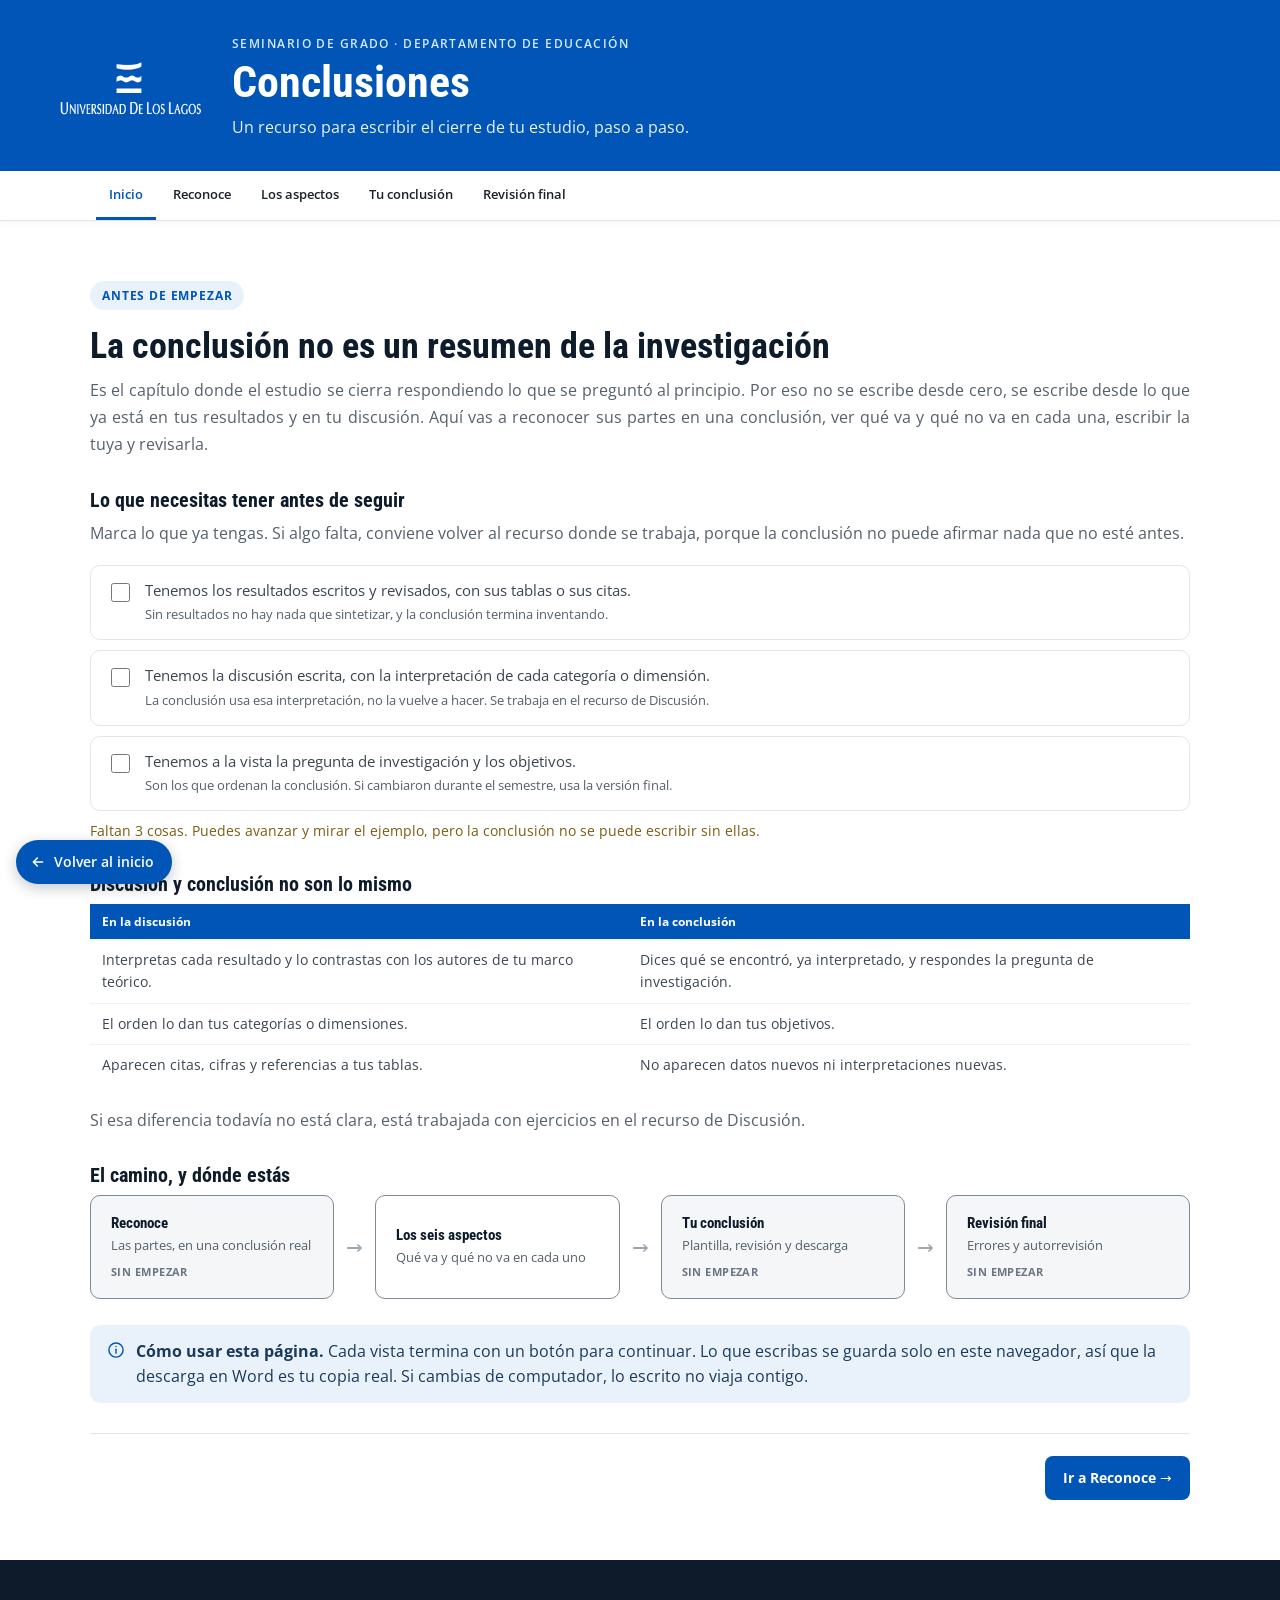
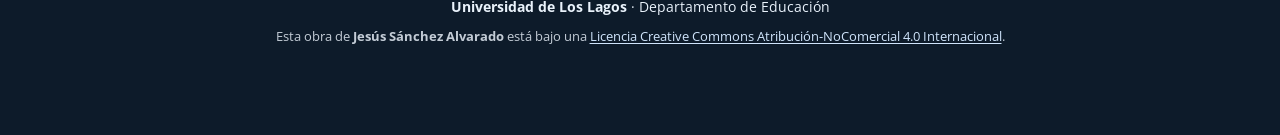
<file: 8-conclusiones/conclusiones.html>
<!DOCTYPE html>
<html lang="es">
<head>
<meta charset="utf-8">
<meta name="viewport" content="width=device-width, initial-scale=1">
<title>Conclusiones · Seminario de Grado</title>
<link rel="stylesheet" href="../comun/fuentes.css">
<script src="../comun/lib/docx.umd.js"></script>
<style>
  :root{
    --azul:#0055B7;--azul-osc:#003d85;--azul-claro:#e9f2fb;--celeste:#8FC6E8;
    --morado:#9F26B4;--morado-claro:#f3e8f7;
    --verde:#3FAE29; /* solo decorativo, 2,88:1 sobre blanco, nunca como texto ni como borde de un control */ --verde-texto:#2E7D1F;--verde-claro:#eafbe6;--verde-borde:#ACDA90;
    --rojo:#b0392b;--rojo-claro:#fdeeee;
    --ambar-texto:#7a5d12;--ambar-claro:#fff8e6;--ambar-borde:#f0dca0;
    --tinta:#0d1b2a;--texto:#1a232b;--texto-2:#3a4551;--texto-3:#55606b;
    --borde:#e2e6ea;--gris-claro:#f4f6f8;--fondo-alt:#f9fafb;
  }
  *{box-sizing:border-box}
  body{margin:0;padding:0;background:#fff;font-family:'Open Sans',sans-serif;color:var(--texto);line-height:1.6;overflow-x:hidden}
  a{color:var(--azul)}
  a:hover{color:var(--azul-osc)}
  h1,h2,h3,h4{font-family:'Roboto Condensed',sans-serif;margin:0;line-height:1.15}
  img{display:block;max-width:100%;height:auto}
  button{font-family:inherit}
  textarea,input[type=text]{font-family:'Open Sans',sans-serif}
  html{scroll-behavior:smooth}
  section[id]{scroll-margin-top:110px}
  .skip-link{position:absolute;left:-999px;top:0;background:var(--azul);color:#fff;padding:10px 18px;z-index:200;border-radius:0 0 6px 0}
  .skip-link:focus{left:0}
  :focus-visible{outline:3px solid var(--azul);outline-offset:2px}
  ::selection{background:var(--celeste)}
  .sec{padding:60px clamp(20px,6vw,56px)}
  .sec-alt{background:var(--fondo-alt)}
  .wrap{max-width:1100px;margin:0 auto}
  .badge{display:inline-block;font:700 12px 'Open Sans',sans-serif;letter-spacing:.07em;text-transform:uppercase;padding:6px 12px;border-radius:20px;margin:0 0 16px}
  .b-azul{background:var(--azul-claro);color:var(--azul)}
  .b-verde{background:var(--verde-claro);color:var(--verde-texto)}
  .b-morado{background:var(--morado-claro);color:var(--morado)}
  .b-ambar{background:#fff1c2;color:var(--ambar-texto)}
  .h2{font-size:clamp(26px,3.2vw,36px);margin-bottom:10px;color:var(--tinta)}
  .h3{font-size:20px;margin:30px 0 8px;color:var(--tinta)}
  .lead{font-size:16px;line-height:1.7;color:var(--texto-3);margin:0 0 24px;max-width:100%;text-align:justify}
  .grid{display:grid;grid-template-columns:repeat(auto-fit,minmax(260px,1fr));gap:16px}
  .card{background:#fff;border:1px solid var(--borde);border-radius:10px;padding:18px 20px;transition:transform .18s ease,box-shadow .18s ease,border-color .18s ease}
  .card:hover{transform:translateY(-3px);box-shadow:0 10px 24px rgba(13,27,42,.09)}
  .card-t{font:700 15px 'Roboto Condensed',sans-serif;margin:0 0 6px;color:var(--tinta)}
  .card p.txt{font-size:15.5px;line-height:1.6;color:var(--texto-3);margin:0}
  .quiz{background:#fff;border:1px solid var(--borde);border-radius:10px;padding:20px 22px;transition:box-shadow .18s ease}
  .quiz:hover{box-shadow:0 8px 20px rgba(13,27,42,.06)}
  .quiz-p{font:700 15px 'Roboto Condensed',sans-serif;color:var(--tinta);margin:0 0 14px;line-height:1.35}
  .quiz-ops{display:grid;grid-template-columns:repeat(auto-fit,minmax(215px,1fr));gap:8px}
  .opcion{min-height:44px;padding:11px 14px;border-radius:8px;font:600 13.5px 'Open Sans',sans-serif;cursor:pointer;text-align:left;display:flex;gap:8px;align-items:flex-start;background:#fff;border:1.5px solid #7f8b96;color:var(--texto);transition:transform .16s ease,box-shadow .16s ease,border-color .16s ease,background-color .16s ease}
  .opcion:hover:not([disabled]){border-color:var(--azul);transform:translateY(-2px);box-shadow:0 8px 18px rgba(13,27,42,.09)}
  .marca{flex:none;font-weight:700;min-width:1em}
  .fb{margin-top:14px;padding:14px 16px;border-radius:8px}
  .fb p{margin:0;font-size:13.5px;line-height:1.6;color:var(--texto-2)}
  .fb p.fb-t{font:700 13px 'Open Sans',sans-serif;margin-bottom:4px}
  .aviso{display:flex;gap:10px;align-items:flex-start;background:var(--azul-claro);border-radius:10px;padding:14px 16px;margin:0 0 22px;font-size:15.5px;line-height:1.6;color:#1a3a5c}
  .aviso-ambar{background:var(--ambar-claro);border:1px solid var(--ambar-borde);color:#5c4a14}
  .aviso-rojo{background:var(--rojo-claro);border:1px solid #e0b4ab;color:#5c2b24}
  .aviso-verde{background:var(--verde-claro);border:1px solid var(--verde-borde);color:#1d4a15}
  .aviso p{margin:0}
  .aviso > .ico{margin-top:1px;color:var(--azul)}
  .aviso-ambar > .ico{color:var(--ambar-texto)}
  .aviso-rojo > .ico{color:var(--rojo)}
  .aviso-verde > .ico{color:var(--verde-texto)}
  .btn{min-height:44px;padding:11px 18px;border-radius:8px;font:700 13.5px 'Open Sans',sans-serif;cursor:pointer;border:none;transition:transform .15s ease,box-shadow .15s ease,background .15s ease}
  .btn:hover{transform:translateY(-2px);box-shadow:0 6px 16px rgba(13,27,42,.12)}
  .btn-pri{background:var(--azul);color:#fff}
  .btn-pri:hover{background:var(--azul-osc)}
  .btn-sec{background:#fff;color:var(--azul);border:1.5px solid var(--azul)}
  .btn-sec:hover{background:var(--azul-claro)}
  .btn-ghost{background:transparent;color:var(--texto-3);border:1.5px dashed #7f8b96}
  .btn-ghost:hover{border-color:var(--azul);color:var(--azul)}
  .campo{margin-bottom:18px}
  .campo label{display:block;font:700 12px 'Open Sans',sans-serif;text-transform:uppercase;letter-spacing:.04em;margin-bottom:6px;color:var(--azul)}
  .campo .ayuda{font-size:12.5px;color:#6b7682;margin:0 0 8px;line-height:1.55}
  .campo textarea,.campo input[type=text]{width:100%;border-radius:8px;border:1.5px solid #7f8b96;padding:12px 14px;font-size:14.5px;line-height:1.55;color:var(--texto);resize:vertical}
  .campo textarea{min-height:96px}
  .campo input[type=text]{min-height:46px}
  .campo textarea:focus,.campo input[type=text]:focus{outline:none;border-color:var(--azul);box-shadow:0 0 0 3px rgba(0,85,183,.15)}
  textarea::placeholder,input::placeholder{color:#6b7682;opacity:1}
  .cuenta{font-size:12px;color:var(--texto-3);margin:6px 0 0;text-align:right}
  .ejemplo{background:var(--gris-claro);border-left:4px solid #c9d3db;border-radius:0 8px 8px 0;padding:14px 16px;font-size:15.5px;line-height:1.7;color:var(--texto-2);margin:0 0 12px}
  #ejemploTexto{text-align:justify}
  .par{display:grid;grid-template-columns:1fr;gap:12px}
  @media(min-width:780px){.par{grid-template-columns:1fr 1fr}}
  .par-caja{border-radius:10px;padding:14px 16px;font-size:14px;line-height:1.6;transition:transform .18s ease,box-shadow .18s ease}
  .par-caja:hover{transform:translateY(-3px);box-shadow:0 10px 24px rgba(13,27,42,.09)}
  .par-mal{background:var(--rojo-claro);border:1px solid #f3c9c2;color:var(--texto-2)}
  .par-bien{background:var(--verde-claro);border:1px solid var(--verde-borde);color:var(--texto-2)}
  .par-rot{font:700 11.5px 'Open Sans',sans-serif;text-transform:uppercase;letter-spacing:.05em;margin:0 0 6px}
  .navLink{flex:none;padding:14px 13px;font:600 13px 'Open Sans',sans-serif;color:var(--texto);text-decoration:none;border-bottom:3px solid transparent;white-space:nowrap}
  .navLink:hover{color:var(--azul)}
  .navLink[aria-current="true"]{color:var(--azul);border-bottom-color:var(--azul)}
  .barra{background:var(--gris-claro);border-radius:100px;height:9px;overflow:hidden}
  .barra > div{height:9px;background:var(--verde-texto);border-radius:100px;width:0;transition:width .4s ease}
  .visually-hidden{position:absolute;width:1px;height:1px;padding:0;margin:-1px;overflow:hidden;clip:rect(0,0,0,0);white-space:nowrap;border:0}
  details.plegable{background:#fff;border:1px dashed #8b959e;border-radius:10px;padding:0 18px;margin:16px 0}
  details.plegable > summary{cursor:pointer;padding:14px 0;font:700 13.5px 'Open Sans',sans-serif;color:var(--azul);min-height:44px}
  details.plegable[open]{padding-bottom:16px}
  details.plegable p{font-size:14px;line-height:1.65;color:var(--texto-2);margin:0 0 10px}
  .paso{border-top:1px solid var(--borde);margin-top:36px;padding-top:30px}
  .paso-alt{background:var(--fondo-alt);border:1px solid var(--borde);border-radius:14px;padding:26px clamp(16px,3vw,30px);margin-top:36px}
  .paso-num{display:flex;align-items:center;gap:9px;font:700 12px 'Open Sans',sans-serif;letter-spacing:.07em;text-transform:uppercase;color:var(--azul);margin:0 0 10px}
  .paso-num i{font-style:normal;display:inline-flex;align-items:center;justify-content:center;width:26px;height:26px;border-radius:50%;background:var(--azul);color:#fff;font-size:12.5px;flex:0 0 auto}
  .paso > .h3:first-of-type,.paso-alt > .h3:first-of-type{margin-top:0}
  .ruta{display:flex;flex-wrap:wrap;gap:8px;margin:0 0 28px;padding:0;list-style:none}
  .ruta li{margin:0}
  .ruta a{display:inline-block;text-decoration:none;font:600 13px 'Open Sans',sans-serif;color:var(--texto-2);background:#fff;border:1px solid var(--borde);border-radius:20px;padding:7px 14px;min-height:34px;transition:border-color .18s ease,color .18s ease,background .18s ease}
  .ruta a:hover,.ruta a:focus-visible{border-color:var(--azul);color:var(--azul);background:var(--azul-claro)}
  .ruta a b{color:var(--azul)}
  mark.mk{padding:2px 4px;border-radius:3px;color:#1a232b;background:#ffe9a8}
  mark.mk1{background:#cfe4fb}
  mark.mk2{background:#d9f0cf}
  mark.mk3{background:#ffe2d2}
  mark.mk4{background:#e6dbf7}
  mark.mk5{background:#ffe9a8}
  mark.mk6{background:#f6d0cb}
  sup.mkr{font:700 10.5px 'Open Sans',sans-serif;color:var(--tinta);margin-left:3px;background:#fff;border:1px solid #b7c2cc;border-radius:4px;padding:0 4px;vertical-align:super}
  .leyenda{display:flex;flex-wrap:wrap;gap:8px;margin:0 0 16px;padding:0;list-style:none}
  .leyenda li{font:600 12px 'Open Sans',sans-serif;color:var(--texto-2);border-radius:20px;padding:5px 12px;border:1px solid var(--borde)}
  .ico{flex:0 0 auto;display:inline-flex}
  .ico svg{display:block}
  .est-card{background:#fff;border:1px solid var(--borde);border-radius:10px;padding:16px 18px;margin:0 0 14px}
  .est-top{display:flex;align-items:center;justify-content:space-between;gap:12px;margin:0 0 12px}
  .est-n{font:700 13px 'Roboto Condensed',sans-serif;color:var(--tinta);text-transform:uppercase;letter-spacing:.05em;margin:0}
  .est-grid{display:grid;grid-template-columns:1fr;gap:12px}
  .est-grid .campo{margin:0}
  .chips{display:flex;flex-wrap:wrap;gap:8px;margin:0}
  .chip{min-height:38px;padding:8px 13px;border-radius:20px;border:1.5px solid #7f8b96;background:#fff;color:var(--texto-2);font:600 12.5px 'Open Sans',sans-serif;cursor:pointer;text-align:left;transition:border-color .16s ease,background .16s ease,color .16s ease}
  .chip:hover{border-color:var(--azul);background:var(--azul-claro);color:var(--azul)}
  .tabla-x{overflow-x:auto;margin:0 0 22px}
  table.tb{width:100%;border-collapse:collapse;font-size:14px;min-width:560px}
  table.tb th{background:var(--tinta);color:#fff;text-align:left;padding:9px 12px;font:700 12px 'Open Sans',sans-serif}
  table th{background:var(--azul)!important}
  table.tb td{padding:9px 12px;border-top:1px solid #eef1f4;vertical-align:top;color:var(--texto-2)}
  .check{display:flex;gap:12px;align-items:flex-start;background:#fff;border:1px solid var(--borde);border-radius:10px;padding:14px 16px;cursor:pointer;min-height:44px}
  .check input[type=checkbox]{width:19px;height:19px;flex:none;margin-top:3px;accent-color:var(--verde-texto)}
  #areaImpresion{display:none}
  #arriba{position:fixed;bottom:24px;right:24px;width:48px;height:48px;border-radius:50%;background:var(--azul);color:#fff;border:none;display:flex;align-items:center;justify-content:center;cursor:pointer;box-shadow:0 4px 14px rgba(0,0,0,.2);opacity:0;pointer-events:none;transition:opacity .25s ease;z-index:150}
  #arriba.ver{opacity:1;pointer-events:auto}
  @media (prefers-reduced-motion: reduce){*,*::before,*::after{animation:none!important;transition:none!important;scroll-behavior:auto!important}
    .card:hover,.par-caja:hover,.opcion:hover,.btn:hover{transform:none!important}}
  @media print{
    @page { size: letter; margin: 2.5cm 3cm; }
    body *{visibility:hidden}
    #areaImpresion,#areaImpresion *{visibility:visible}
    #areaImpresion{display:block;position:absolute;top:0;left:0;width:100%;padding:0}
    #arriba{display:none}
  }
</style><link rel="stylesheet" href="../comun/cimbra.css">
</head>
<body>
<a href="../index.html" class="cimbra-volver" aria-label="Volver al inicio de Cimbra"><svg viewBox="0 0 24 24" fill="none" stroke="currentColor" stroke-width="2.4" stroke-linecap="round" stroke-linejoin="round" aria-hidden="true"><path d="M19 12H5M11 6l-6 6 6 6"/></svg>Volver al inicio</a>

<a href="#principal" class="skip-link">Saltar al contenido principal</a>

<header id="cabecera" style="background:var(--azul);color:#fff;padding:36px clamp(20px,6vw,56px) 30px"></header>

<nav aria-label="Secciones" style="position:sticky;top:0;z-index:100;background:#fff;border-bottom:1px solid #e2e6ea;box-shadow:0 2px 8px rgba(0,0,0,.04)">
  <div style="display:flex;gap:4px;overflow-x:auto;padding:0 clamp(20px,6vw,56px);scrollbar-width:thin;max-width:1200px;margin:0 auto" id="navFila"></div>
</nav>

<main id="principal">

<!-- ===================== INICIO ===================== -->
<section id="inicio" class="sec" data-vista="inicio">
  <div class="wrap">
    <p class="badge b-azul">Antes de empezar</p>
    <h2 class="h2">La conclusión no es un resumen de la investigación</h2>
    <p class="lead">Es el capítulo donde el estudio se cierra respondiendo lo que se preguntó al principio. Por eso no se escribe desde cero, se escribe desde lo que ya está en tus resultados y en tu discusión. Aquí vas a reconocer sus partes en una conclusión, ver qué va y qué no va en cada una, escribir la tuya y revisarla.</p>

    <h3 class="h3">Lo que necesitas tener antes de seguir</h3>
    <p class="lead" style="margin-bottom:18px">Marca lo que ya tengas. Si algo falta, conviene volver al recurso donde se trabaja, porque la conclusión no puede afirmar nada que no esté antes.</p>
    <div id="entradaWrap" style="margin-bottom:26px"></div>

    <h3 class="h3">Discusión y conclusión no son lo mismo</h3>
    <div class="tabla-x">
      <table class="tb">
        <caption class="visually-hidden">Diferencia entre el capítulo de discusión y el de conclusiones</caption>
        <thead><tr><th scope="col">En la discusión</th><th scope="col">En la conclusión</th></tr></thead>
        <tbody>
          <tr><td>Interpretas cada resultado y lo contrastas con los autores de tu marco teórico.</td><td>Dices qué se encontró, ya interpretado, y respondes la pregunta de investigación.</td></tr>
          <tr><td>El orden lo dan tus categorías o dimensiones.</td><td>El orden lo dan tus objetivos.</td></tr>
          <tr><td>Aparecen citas, cifras y referencias a tus tablas.</td><td>No aparecen datos nuevos ni interpretaciones nuevas.</td></tr>
        </tbody>
      </table>
    </div>
    <p class="lead" id="puenteDiscusion" style="margin-bottom:26px">Si esa diferencia todavía no está clara, está trabajada con ejercicios en el recurso de Discusión.</p>

    <h3 class="h3">El camino, y dónde estás</h3>
    <div id="esquema" style="margin-bottom:26px"></div>

    <div class="aviso">
      <span class="ico" id="icoInicio"></span>
      <p><strong>Cómo usar esta página.</strong> Cada vista termina con un botón para continuar. Lo que escribas se guarda solo en este navegador, así que la descarga en Word es tu copia real. Si cambias de computador, lo escrito no viaja contigo.</p>
    </div>
    <div class="asistente-slot" data-asistente="inicio"></div>
  </div>
</section>

<!-- ===================== RECONOCE ===================== -->
<section id="reconoce" class="sec" data-vista="reconoce">
  <div class="wrap">
    <p class="badge b-morado">Reconoce</p>
    <h2 class="h2">Las partes de una conclusión, en una conclusión real</h2>
    <p class="lead">Este texto es la conclusión de un seminario anterior, abreviada y anonimizada. Está escrita en primera persona y algunas partes se extienden mucho más de lo necesario, así que sirve justo para lo que viene. Las citas se dejaron como (Autor, año), porque aquí no interesa la fuente sino el lugar donde aparece.</p>

    <div class="ejemplo" id="ejemploTexto" style="margin-bottom:24px"></div>

    <h3 class="h3">A qué aspecto corresponde cada fragmento</h3>
    <p class="lead" style="margin-bottom:18px">Responde según lo que el fragmento hace en el texto, no según el tema del que habla. Si te equivocas, aparece una pista y tienes un segundo intento.</p>
    <div style="display:flex;flex-direction:column;gap:16px;margin-bottom:14px" id="reconoceQuiz"></div>
    <div id="reconoceAviso" class="visually-hidden" aria-live="polite" aria-atomic="true"></div>
    <div style="margin-bottom:26px">
      <button type="button" class="btn btn-ghost" id="btnReiniciarReconoce">↺ Reiniciar y responder de nuevo</button>
    </div>

    <div id="reconoceCierre"></div>
    <div class="asistente-slot" data-asistente="reconoce"></div>
  </div>
</section>

<!-- ===================== LOS SEIS ASPECTOS ===================== -->
<section id="aspectos" class="sec" data-vista="aspectos">
  <div class="wrap">
    <p class="badge b-verde">Los seis aspectos</p>
    <h2 class="h2">Qué va y qué no va en cada aspecto</h2>
    <p class="lead">Seis aspectos, en este orden. Los cuatro primeros y el último vienen de los modelos de conclusiones de tesis, que se ordenan en tres movimientos, revisar el estudio, consolidar los hallazgos y extender la investigación (Bunton, 2005; Guerrero del Pozo, 2021; Difabio de Anglat y Álvarez, 2022). El quinto, las condiciones del proceso, es una decisión de esta asignatura y está declarado como tal.</p>

    <ul class="ruta" id="rutaAspectos"></ul>
    <div id="aspectosWrap"></div>

    <div class="paso-alt" id="dosArreglos">
      <h3 class="paso-num"><i>+</i> Dos arreglos que pide este texto, y casi todos</h3>
      <h3 class="h3" style="margin-top:0">Primero, salir de la primera persona</h3>
      <p class="lead" style="margin-bottom:16px">En investigación, quien escribe no es el protagonista, lo es el estudio. El cambio no le quita fuerza a lo que se afirma, mueve el centro de la frase.</p>
      <div class="tabla-x">
        <table class="tb">
          <caption class="visually-hidden">Frases del ejemplo reescritas en forma impersonal</caption>
          <thead><tr><th scope="col">Como está escrito</th><th scope="col">Como conviene escribirlo</th></tr></thead>
          <tbody id="personaWrap"></tbody>
        </table>
      </div>
      <h3 class="h3">Segundo, equilibrar la extensión</h3>
      <p class="lead" style="margin-bottom:16px">En el original, el relato de las gestiones con los establecimientos ocupa más espacio que todos los hallazgos juntos. Un lector que llega a la conclusión quiere saber qué se encontró, no cómo se consiguieron las autorizaciones.</p>
      <div class="par">
        <div class="par-caja par-mal">
          <p class="par-rot" style="color:var(--rojo)">Así está, 380 palabras</p>
          <p id="extensoAntes" style="margin:0"></p>
        </div>
        <div class="par-caja par-bien">
          <p class="par-rot" style="color:var(--verde-texto)">Así basta, 45 palabras</p>
          <p id="extensoDespues" style="margin:0"></p>
        </div>
      </div>
    </div>
    <div class="asistente-slot" data-asistente="aspectos"></div>
  </div>
</section>

<!-- ===================== TU CONCLUSIÓN ===================== -->
<section id="taller" class="sec" data-vista="taller">
  <div class="wrap">
    <p class="badge b-azul">Tu conclusión</p>
    <h2 class="h2">Escribe la tuya</h2>
    <p class="lead">Nada de lo que escribas aquí debería ser material nuevo. Cada aspecto sale de una parte que ya existe, y esta tabla dice de cuál.</p>

    <div class="tabla-x">
      <table class="tb">
        <caption class="visually-hidden">De dónde sale cada aspecto de la conclusión</caption>
        <thead><tr><th scope="col">Aspecto</th><th scope="col">De dónde lo sacas</th></tr></thead>
        <tbody id="puenteWrap"></tbody>
      </table>
    </div>

    <div class="aviso aviso-ambar">
      <span class="ico" id="icoTaller"></span>
      <p><strong>Los seis aspectos son de referencia, no subtítulos.</strong> Tu conclusión se lee de corrido. Los rótulos te sirven para escribir y para revisar. Si de momento quieres mantenerlos, más abajo hay una casilla que los agrega solo en la descarga.</p>
    </div>

    <div id="plantillaWrap"></div>

    <h3 class="h3">Señales de forma</h3>
    <p class="lead" style="margin-bottom:16px">Revisiones automáticas sobre lo que escribiste. Miran la forma, no la calidad de tu argumento, y no reemplazan la lectura de la profesora.</p>
    <div id="senalesWrap" style="margin-bottom:10px"></div>
    <div id="senalesAviso" class="visually-hidden" aria-live="polite" aria-atomic="true"></div>

    <h3 class="h3">Tu avance</h3>
    <div style="margin-bottom:22px">
      <div style="display:flex;justify-content:space-between;font-size:13px;color:var(--texto-3);margin-bottom:6px">
        <span id="avanceTexto">0 de 6 aspectos con contenido</span><span id="avancePalabras">0 palabras</span>
      </div>
      <div class="barra"><div id="avanceBarra"></div></div>
    </div>

    <div class="card" style="margin-bottom:20px" id="resumenBorrador"></div>

    <label class="check" style="margin-bottom:18px">
      <input type="checkbox" id="chkRotulos">
      <span style="font-size:14.5px;line-height:1.5">Incluir los rótulos de los seis aspectos en la descarga, para llevarla a tutoría</span>
    </label>

    <div style="display:flex;gap:12px;flex-wrap:wrap;align-items:center">
      <button class="btn btn-pri" id="btnWord">Descargar en Word</button>
      <button class="btn btn-sec" id="btnPDF">Imprimir o guardar en PDF</button>
      <button class="btn btn-ghost" id="btnBorrar" style="color:var(--rojo);border-color:#e3b8b0">Borrar mi borrador</button>
    </div>
    <p id="avisoDescarga" role="status" style="font-size:13px;color:var(--verde-texto);margin:14px 0 0;min-height:1em"></p>
    <div class="asistente-slot" data-asistente="taller"></div>
  </div>
</section>

<!-- ===================== REVISIÓN, ERRORES ===================== -->
<section id="errores" class="sec" data-vista="revision">
  <div class="wrap">
    <p class="badge b-ambar">Revisión final</p>
    <h2 class="h2">Lo que debilita una conclusión</h2>
    <p class="lead">Siete cosas que aparecen todos los semestres. Se muestra primero el error. Abre cada tarjeta cuando quieras ver cómo se arregla.</p>
    <div class="grid" id="erroresWrap"></div>
  </div>
</section>

<section id="checklist" class="sec sec-alt" data-vista="revision">
  <div class="wrap">
    <p class="badge b-verde">Autorrevisión</p>
    <h2 class="h2">¿Tu cierre se sostiene?</h2>
    <p class="lead">El primer bloque revisa la conclusión que acabas de escribir. El segundo revisa la cadena completa del estudio. Lo que quede sin marcar es el trabajo que falta.</p>
    <div style="margin-bottom:22px">
      <div style="display:flex;justify-content:space-between;font-size:13px;color:var(--texto-3);margin-bottom:6px">
        <span>Avance de tu revisión</span><span id="checkTexto">0 de 0 revisados</span>
      </div>
      <div class="barra"><div id="checkBarra"></div></div>
    </div>
    <div style="display:flex;flex-direction:column;gap:22px" id="checklistWrap"></div>
    <div id="checkAviso" class="visually-hidden" aria-live="polite" aria-atomic="true"></div>
    <div style="display:flex;gap:12px;flex-wrap:wrap;margin-top:22px">
      <button class="btn btn-ghost" id="btnDesmarcar">Desmarcar todo</button>
    </div>
    <div class="asistente-slot" data-asistente="checklist"></div>
  </div>
</section>

<section id="referencias" class="sec" data-vista="revision">
  <div class="wrap">
    <p class="badge b-azul">Referencias</p>
    <h2 class="h2">Fuentes de esta guía</h2>
    <ul style="list-style:none;padding:0;margin:0;display:flex;flex-direction:column;gap:12px" id="referenciasWrap"></ul>
    <div class="aviso aviso-ambar" style="margin-top:20px">
      <span class="ico" id="icoRef"></span>
      <p><strong>Lo que es decisión de la asignatura.</strong> Los modelos citados incluyen las limitaciones y las proyecciones, pero no un apartado sobre las dificultades del equipo. El aspecto cinco, las condiciones del proceso, y las referencias de extensión de esta guía son decisiones de la asignatura Seminario de Grado para optimizar y facilitar el proceso.</p>
    </div>
  </div>
</section>

</main>

<footer class="cimbra-pie site-footer">
  <p><strong>Universidad de Los Lagos</strong> · Departamento de Educación</p>
  <p>Esta obra de <strong>Jesús Sánchez Alvarado</strong> está bajo una <a rel="license noopener" href="https://creativecommons.org/licenses/by-nc/4.0/" target="_blank">Licencia Creative Commons Atribución-NoComercial 4.0 Internacional</a>.</p>
</footer>

<button id="arriba" aria-label="Volver arriba" title="Volver arriba">
  <svg width="20" height="20" viewBox="0 0 24 24" fill="none" stroke="currentColor" stroke-width="2.5" stroke-linecap="round" stroke-linejoin="round" aria-hidden="true"><path d="M18 15l-6-6-6 6"/></svg>
</button>

<div id="areaImpresion"></div>

<script>
/* ============================================================
   CONCLUSIONES · Seminario de Grado
   BLOQUE DE CONFIGURACIÓN
   Para adaptar este recurso a otra asignatura o institución,
   modifica solo este bloque.
   ============================================================ */
const CONFIG = {
  titulo: 'Conclusiones',
  contexto: 'Seminario de Grado · Departamento de Educación',
  descripcion: 'Un recurso para escribir el cierre de tu estudio, paso a paso.',
  institucion: 'Universidad de Los Lagos',
  unidad: 'Departamento de Educación',
  asignatura: 'Seminario de Grado',
  logo: 'logoula.png',
  logoAlt: 'Universidad de Los Lagos',
  autoria: 'Jesús Sánchez Alvarado',
  licenciaUrl: 'https://creativecommons.org/licenses/by-nc/4.0/',
  licenciaNombre: 'Licencia Creative Commons Atribución-NoComercial 4.0 Internacional',
  licenciaImg: '../comun/cc-by-nc.svg',
  clave: 'ulagos_conclusiones_borrador_v1',
  claveCheck: 'ulagos_conclusiones_checklist_v1',
  enlaceDiscusion: '',
  asistente: { activo: false },
};

const VISTAS = [
  { id:'inicio',   nav:'Inicio',          titulo:'Antes de empezar' },
  { id:'reconoce', nav:'Reconoce',        titulo:'Reconoce',        sub:'Las partes, en una conclusión real' },
  { id:'aspectos', nav:'Los aspectos',    titulo:'Los seis aspectos', sub:'Qué va y qué no va en cada uno' },
  { id:'taller',   nav:'Tu conclusión',   titulo:'Tu conclusión',   sub:'Plantilla, revisión y descarga' },
  { id:'revision', nav:'Revisión final',  titulo:'Revisión final',  sub:'Errores y autorrevisión' },
];

const esc = (s) => String(s == null ? '' : s).replace(/&/g,'&amp;').replace(/</g,'&lt;').replace(/>/g,'&gt;').replace(/"/g,'&quot;');
const $ = (sel) => document.querySelector(sel);
const palabras = (t) => (String(t||'').trim().match(/[^\s]+/g) || []).length;

const ICO_INFO = '<svg width="20" height="20" viewBox="0 0 24 24" fill="none" stroke="currentColor" stroke-width="1.7" stroke-linecap="round" stroke-linejoin="round" aria-hidden="true" focusable="false"><circle cx="12" cy="12" r="8.5"/><path d="M12 11v5"/><path d="M12 7.8h.01"/></svg>';

/* ===================== EL EJEMPLO =====================
   Conclusión de un seminario anterior, abreviada y anonimizada.
   Para cambiarla, reemplaza EJEMPLO_HTML y los seis fragmentos
   de FRAGMENTOS, que son los que alimentan el ejercicio y los
   plegables de la vista de los aspectos.                      */
const EJEMPLO_HTML = `
<p style="margin:0 0 14px"><mark class="mk mk1">Esta investigación tuvo como principal objetivo analizar la percepción de docentes de enseñanza básica y media respecto a la alteración de la convivencia escolar dentro del aula y cómo esta se puede abordar. Mediante las entrevistas realizadas pudimos concluir que se pudo alcanzar lo planteado en el objetivo general, ya que, gracias al instrumento que aplicamos, fuimos capaces de conocer en profundidad la percepción de los docentes entrevistados.</mark><sup class="mkr">1</sup></p>
<p style="margin:0 0 14px">Del mismo modo, se logró cumplir todos los objetivos específicos presentados, los cuales fueron abordados con éxito.</p>
<p style="margin:0 0 14px"><mark class="mk mk2">En las respuestas, los profesores resaltaron la implementación ineficaz de las normativas educativas y destacaron la importancia de las capacitaciones interactivas y contextualizadas (Autor et al., año). Se recalca el poco apoyo institucional que reciben los docentes al lidiar con estas situaciones, y aparecieron diferencias en el acceso a recursos según el liderazgo de cada establecimiento.</mark><sup class="mkr">2</sup></p>
<p style="margin:0 0 14px"><mark class="mk mk3">Con respecto a los docentes que fueron parte de nuestras entrevistas, inicialmente eran seis profesores de dos colegios públicos y finalmente participaron cuatro. Cabe destacar que tres de los cuatro ejercen tanto en enseñanza básica como en enseñanza media, por lo que debimos modificar la muestra, que originalmente se centraba solamente en profesores de enseñanza media.</mark><sup class="mkr">3</sup></p>
<p style="margin:0 0 14px"><mark class="mk mk4">Nos vimos en la obligación de cambiar uno de los establecimientos, dado que quien podía autorizar no se encontraba presente y la propuesta no fue aceptada. En el segundo establecimiento la autorización se consiguió de inmediato. Al momento de acudir a las reuniones previamente coordinadas, algunas entrevistas se cancelaron por temas de horario o por emergencias.</mark><sup class="mkr">4</sup></p>
<p style="margin:0 0 14px"><mark class="mk mk6">Como futuras docentes, consideramos que ninguna persona debería lidiar con este tipo de abuso y ser minimizada. Estimamos pertinente la implementación de una ley que realmente proteja la integridad del equipo docente.</mark><sup class="mkr">5</sup></p>
<p style="margin:0 0 14px"><mark class="mk mk5">Nuestros hallazgos destacan la necesidad de implementar capacitación continua en estrategias de gestión de conflictos. De igual manera, recomendamos promover una mayor colaboración entre docentes, apoderados y equipos directivos para abordar de manera integral los desafíos de la convivencia escolar.</mark><sup class="mkr">6</sup></p>
<p style="margin:0">Este estudio, además de visibilizar una problemática educativa notable, aporta perspectivas valiosas para futuras investigaciones y el diseño de políticas educativas orientadas a mejorar el clima escolar y el bienestar profesional de los docentes.</p>`;

const OPCIONES_ASPECTO = [
  '1. Propósito y recorrido',
  '2. Hallazgos por objetivo',
  '3. Aportes e implicancias',
  '4. Limitaciones del estudio',
  '5. Condiciones del proceso',
  '6. Proyecciones',
  'No corresponde a ningún aspecto',
];

const FRAGMENTOS = [
  { n:1, cita:'"Esta investigación tuvo como principal objetivo analizar la percepción de docentes... pudimos concluir que se pudo alcanzar lo planteado en el objetivo general."',
    correcta:0,
    pista:'Fíjate en qué hace el fragmento, no en el tema del que habla. Está al comienzo y vuelve sobre algo que ya estaba escrito.',
    explicacion:'Retoma el problema y el objetivo general, que es el primer movimiento de cualquier conclusión (Bunton, 2005). Lo que sobra es la segunda mitad, que se dedica a declarar que el objetivo se alcanzó en vez de decir qué se encontró.' },
  { n:2, cita:'"Los profesores resaltaron la implementación ineficaz de las normativas educativas... aparecieron diferencias en el acceso a recursos según el liderazgo de cada establecimiento."',
    correcta:1,
    pista:'Aquí aparece, por primera vez en el texto, algo que los participantes dijeron.',
    explicacion:'Son los hallazgos. El problema es que están todos juntos en un párrafo, sin decir a qué objetivo responde cada uno, y con citas de autores que ya se habían usado en la discusión.' },
  { n:3, cita:'"Inicialmente eran seis profesores y finalmente participaron cuatro... debimos modificar la muestra, que originalmente se centraba solamente en profesores de enseñanza media."',
    correcta:3,
    pista:'Pregúntate si eso cambia lo que el estudio puede afirmar, y sobre quiénes.',
    explicacion:'Cambia quiénes fueron estudiados, así que acota lo que se puede afirmar. Eso es una limitación del estudio. Está bien visto, el problema es que aparece enterrado en un relato de 380 palabras.' },
  { n:4, cita:'"Nos vimos en la obligación de cambiar uno de los establecimientos... algunas entrevistas se cancelaron por temas de horario o por emergencias."',
    correcta:4,
    pista:'Lo mismo de antes, al revés. ¿Cambia lo que se puede afirmar, o solo cuenta cuánto costó hacerlo?',
    explicacion:'Son gestiones, disponibilidad y cancelaciones. No cambian lo que el estudio puede afirmar, cuentan cómo fue trabajar. Van en su propio apartado, y en tres o cuatro líneas.' },
  { n:5, cita:'"Como futuras docentes, consideramos que ninguna persona debería lidiar con este tipo de abuso... Estimamos pertinente la implementación de una ley."',
    correcta:6,
    pista:'Busca de dónde sale lo que se afirma. ¿Está en los resultados del estudio?',
    explicacion:'Es una opinión del equipo y una propuesta legislativa. Nada de eso se desprende de las entrevistas, así que no puede aparecer en la conclusión. Si el tema importa tanto, su lugar era la justificación del problema.' },
  { n:6, cita:'"Destacan la necesidad de implementar capacitación continua... recomendamos promover una mayor colaboración entre docentes, apoderados y equipos directivos."',
    correcta:2,
    pista:'Dice para qué sirve lo que se encontró, y a quién.',
    explicacion:'Son recomendaciones prácticas, o sea el aspecto de aportes e implicancias, que en los estudios de tesis de educación aparece en todas las conclusiones (Difabio de Anglat y Álvarez, 2022). Están bien orientadas, les falta amarrarse a un hallazgo.' },
];

const RECONOCE_ITEMS = FRAGMENTOS.map(f => ({
  pregunta: 'El fragmento ' + f.n + ' corresponde a',
  enunciado: '<strong>Fragmento ' + f.n + '.</strong> ' + f.cita,
  opciones: OPCIONES_ASPECTO,
  correcta: f.correcta,
  pista: f.pista,
  explicacion: f.explicacion,
})).concat([{
  pregunta: 'La conclusión termina diciendo que el estudio "aporta perspectivas valiosas para futuras investigaciones y el diseño de políticas educativas". ¿Qué está intentando hacer ahí?',
  opciones: [
    'Cubrir las proyecciones, y lo logra',
    'Cubrir las proyecciones, pero no nombra ninguna',
    'Cubrir los aportes, y lo logra',
    'Cerrar con una limitación'],
  correcta: 1,
  pista: 'Lee la frase de nuevo y pregúntate qué habría que estudiar después, según ella.',
  explicacion: 'Anuncia que aporta a futuras investigaciones sin nombrar una sola. Una proyección se reconoce porque se puede convertir en una pregunta de investigación, por ejemplo qué condiciones institucionales explican las diferencias de apoyo que los docentes describieron.',
}]);

/* ===================== LOS SEIS ASPECTOS ===================== */
const ASPECTOS = [
  { n:1, id:'proposito', nombre:'Propósito y recorrido', color:'var(--azul)',
    funcion:'Vuelve sobre el problema, la pregunta y el objetivo general, ahora desde lo que ya se sabe. Un párrafo.',
    va:['El problema y la pregunta, en una o dos frases.',
        'El objetivo general, dicho con las palabras de ahora y no copiado del planteamiento.',
        'Cómo se estudió, en una frase, o sea enfoque, participantes e instrumento.'],
    noVa:['El resumen del marco teórico.',
          'La justificación del estudio.',
          'Declarar que el objetivo se cumplió, porque eso no es un hallazgo y no lo decide quien escribe.'],
    frag:0,
    arreglar:'Está en primera persona y usa la mitad del párrafo en declarar que el objetivo se alcanzó.',
    asi:'"El estudio se propuso analizar la percepción de docentes de enseñanza básica y media sobre la alteración de la convivencia escolar en el aula y las formas de abordarla. Para responder esa pregunta se entrevistó a cuatro docentes de dos establecimientos públicos, mediante una entrevista semiestructurada."' },
  { n:2, id:'hallazgos', nombre:'Hallazgos por objetivo', color:'var(--morado)',
    funcion:'Dice qué se encontró, objetivo por objetivo, y cierra respondiendo la pregunta de investigación. Es el bloque más extenso.',
    va:['Un párrafo por objetivo específico, con el hallazgo ya interpretado en la discusión, en una o dos frases.',
        'Al cierre, un párrafo que responde la pregunta de investigación.',
        'La mención a la tabla o al gráfico donde está el dato, una sola vez.'],
    noVa:['Cifras o citas que no aparecieron antes en los resultados.',
          'Autores nuevos para interpretar, porque esa parte ya se hizo en la discusión.',
          'Las mismas frases de los resultados, copiadas.',
          'Decir que el objetivo se logró en vez de decir qué se encontró.'],
    frag:1,
    arreglar:'Los hallazgos están todos en un párrafo, sin decir a qué objetivo responde cada uno, y con citas de autores.',
    asi:'"Respecto del primer objetivo, los docentes describen la implementación de las normativas de convivencia como ineficaz y valoran las capacitaciones contextualizadas por sobre las generales. En relación con el segundo objetivo, la comparación entre ambos establecimientos muestra una coincidencia en la falta de apoyo institucional y una diferencia en el acceso a recursos, asociada a la forma de gestión de cada establecimiento."' },
  { n:3, id:'aportes', nombre:'Aportes e implicancias', color:'var(--verde-texto)',
    funcion:'Dice para qué sirve lo que se encontró, y a quién le sirve.',
    va:['Qué deja el estudio para el establecimiento, para la formación docente o para quien toma decisiones.',
        'Recomendaciones prácticas, cada una amarrada a un hallazgo.',
        'A quién le sirve y para qué, dicho con nombre y apellido.'],
    noVa:['Recomendaciones que el estudio no puede sostener.',
          'Anuncios sin contenido, del tipo aporta perspectivas valiosas.',
          'Opinión personal sobre el tema.'],
    frag:5,
    arreglar:'Está en primera persona y ninguna de las dos recomendaciones dice de qué hallazgo sale.',
    asi:'"Dado que los docentes describen las capacitaciones generales como poco útiles, estos resultados respaldan que la formación en gestión de conflictos se diseñe a partir de las situaciones de cada establecimiento. Para los equipos directivos, el hallazgo sobre el acceso desigual a recursos ofrece un punto concreto por donde revisar su propio apoyo al aula."' },
  { n:4, id:'limitaciones', nombre:'Limitaciones del estudio', color:'#BA7517',
    funcion:'Dice qué acota lo que el estudio puede afirmar. Cada limitación viene con lo que implica al leer los resultados.',
    va:['Cuántos participaron y cómo se eligieron.',
        'Si los datos son de autorreporte, si el instrumento no está estandarizado, en qué momento se aplicó.',
        'Los cambios en la muestra respecto de lo planificado.',
        'Una frase por limitación que diga qué implica al leer los resultados.'],
    noVa:['Las dificultades del equipo, que van en el aspecto siguiente.',
          'Pedir disculpas por el estudio.',
          'Una limitación enunciada sin decir qué implica.'],
    frag:2,
    arreglar:'La limitación está bien vista, pero aparece dentro de un relato de gestiones y no dice qué implica.',
    asi:'"Participaron cuatro de los seis docentes previstos, seleccionados por conveniencia, y tres de ellos ejercen en ambos niveles, de modo que la muestra terminó incluyendo enseñanza básica y no solo media, como estaba planificado. Los resultados describen a estos cuatro docentes y no se extienden al resto de sus establecimientos ni a la comuna."' },
  { n:5, id:'condiciones', nombre:'Condiciones del proceso', color:'var(--azul)',
    funcion:'Qué facilitó y qué dificultó el trabajo. Es una decisión de esta asignatura, no un movimiento del género, y se escribe en tres o cuatro líneas.',
    va:['Lo que facilitó el trabajo y lo que lo dificultó, en tres o cuatro líneas.',
        'Lo que otro grupo podría aprovechar, por ejemplo con quién conviene hablar para conseguir la autorización.'],
    noVa:['El relato cronológico completo de las gestiones.',
          'Nombres, cargos o datos que permitan identificar a personas o establecimientos.',
          'Reclamos.'],
    frag:3,
    arreglar:'Es la parte más extensa de toda la conclusión y nombra cargos identificables.',
    asi:'"Facilitó el trabajo que uno de los establecimientos contara con una persona designada para autorizar proyectos de tesis. Lo dificultaron el cambio de dirección en el otro establecimiento y la disponibilidad horaria de los docentes, lo que obligó a reprogramar entrevistas y a reemplazar un establecimiento."' },
  { n:6, id:'proyecciones', nombre:'Proyecciones', color:'var(--morado)',
    funcion:'Dice qué convendría estudiar después, y sale de las limitaciones o del vacío que este estudio no alcanzó a cubrir.',
    va:['Una o dos líneas de investigación que salgan de tus limitaciones o de tu vacío.',
        'Formuladas de modo que se puedan convertir en una pregunta de investigación.',
        'A quiénes o en qué contextos convendría estudiar después.'],
    noVa:['Se sugiere seguir investigando el tema.',
          'Proyecciones que exigen un estudio sin relación con el que se hizo.',
          'Repetir las recomendaciones prácticas del aspecto 3.'],
    frag:-1,
    arreglar:'No aparece. La última frase del texto lo anuncia, pero no nombra ninguna proyección.',
    asi:'"Convendría estudiar con equipos directivos qué condiciones institucionales explican las diferencias de apoyo que los docentes describieron, porque este estudio solo recogió la percepción de quienes están en el aula. Una segunda línea es ampliar la comparación a establecimientos con distintas formas de gestión, que es lo que aquí no se pudo contrastar."' },
];

const PERSONA = [
  ['"pudimos concluir que se pudo alcanzar lo planteado en el objetivo general"', '"los resultados permiten responder el objetivo general"'],
  ['"gracias al instrumento que aplicamos, fuimos capaces de conocer"', '"la entrevista semiestructurada permitió conocer"'],
  ['"nuestros hallazgos destacan la necesidad de"', '"los hallazgos muestran la necesidad de"'],
  ['"nos vimos en la obligación de cambiar uno de los establecimientos"', '"fue necesario reemplazar uno de los establecimientos"'],
];

const EXTENSO_ANTES = 'Primeramente, en relación a los establecimientos considerados, nos vimos en obligación de cambiar uno de ellos, dado que el director no se encontraba presente, tuvimos que hablar con la subdirectora, a la cual no le convenció la propuesta. Se intentó hablar con el director nuevamente, pero por problemas de tiempo no se pudo concretar esa reunión. Por lo que decidimos reemplazar esta opción por otro establecimiento, en donde se habló con la coordinadora, quien es la designada para autorizar proyectos de tesis... y sigue durante cinco párrafos más.';

const EXTENSO_DESPUES = 'Facilitó el trabajo que uno de los establecimientos contara con una persona designada para autorizar proyectos de tesis. Lo dificultaron el cambio de dirección en el otro establecimiento y la disponibilidad horaria de los docentes, lo que obligó a reprogramar entrevistas.';

const PUENTE = [
  ['1. Propósito y recorrido', 'Del planteamiento del problema y el objetivo general, más una frase de tu diseño metodológico.'],
  ['2. Hallazgos por objetivo', 'De tus resultados, las cifras y las citas que ya presentaste, y de tu discusión, la interpretación que ya hiciste.'],
  ['3. Aportes e implicancias', 'De tu justificación, que decía para qué servía el estudio, ahora respondida con lo que de verdad encontraste.'],
  ['4. Limitaciones del estudio', 'De tu diseño metodológico, el muestreo, el tamaño y el instrumento, más lo que cambió durante el trabajo de campo.'],
  ['5. Condiciones del proceso', 'De lo que vivieron en el semestre, las gestiones, los permisos y la coordinación.'],
  ['6. Proyecciones', 'Del vacío que declaraste en tu fundamentación y de tus propias limitaciones, que es de donde salen las mejores proyecciones.'],
];

/* ===================== LA PLANTILLA ===================== */
const CAMPOS_TEXTO = ['c_proposito','c_respuesta','c_aportes','c_limitaciones','c_condiciones','c_proyecciones'];

const PLANTILLA = [
  { k:'c_proposito', n:1, et:'Propósito y recorrido', rot:'Propósito y recorrido',
    ayuda:'Un párrafo. El problema y la pregunta en una o dos frases, el objetivo general dicho con tus palabras de ahora, y una frase sobre cómo lo estudiaste. Sin declarar que el objetivo se cumplió.',
    ph:'El estudio se propuso ... Para responder esa pregunta se ... a ... mediante ...',
    marcos:['El estudio se propuso ', 'El problema que originó esta investigación fue ', 'Para responder esa pregunta se aplicó ', 'La información se recogió mediante '] },
  { k:'c_respuesta', n:2, et:'La respuesta a tu pregunta de investigación', rot:'Respuesta a la pregunta de investigación',
    ayuda:'Va después de los hallazgos y los reúne. Una o dos frases que responden la pregunta tal como la escribiste, sin agregar nada nuevo.',
    ph:'En conjunto, estos resultados permiten responder que ...',
    marcos:['En conjunto, estos resultados permiten responder que ', 'Tomados juntos, los hallazgos indican que ', 'La pregunta que abrió este estudio se responde así, '] },
  { k:'c_aportes', n:3, et:'Aportes e implicancias', rot:'Aportes e implicancias',
    ayuda:'Para qué sirve lo que encontraste y a quién le sirve. Cada recomendación amarrada a un hallazgo, con la fórmula dado que se encontró tal cosa, conviene tal otra.',
    ph:'Para el establecimiento, este estudio deja ... Dado que se encontró ..., estos resultados respaldan ...',
    marcos:['Para el establecimiento, este estudio deja ', 'Dado que se encontró que ', 'Para la formación inicial docente, el hallazgo sobre ', 'Estos resultados pueden orientar '] },
  { k:'c_limitaciones', n:4, et:'Limitaciones del estudio', rot:'Limitaciones del estudio',
    ayuda:'Lo que acota qué puedes afirmar, y qué implica cada cosa. Cuántos participaron y cómo los elegiste, el instrumento, el momento de aplicación, y lo que cambió respecto de lo planificado.',
    ph:'Los resultados describen a ... y no se extienden a ... Al tratarse de una muestra por conveniencia, ...',
    marcos:['Los resultados describen a ', 'y no se extienden a ', 'Al tratarse de una muestra por conveniencia, ', 'Como la información proviene de autorreporte, ', 'Respecto de lo planificado, '] },
  { k:'c_condiciones', n:5, et:'Condiciones del proceso', rot:'Condiciones del proceso',
    ayuda:'Tres o cuatro líneas, no más. Qué facilitó el trabajo y qué lo dificultó, sin nombres ni cargos identificables y sin el relato completo de las gestiones.',
    ph:'Facilitó el trabajo ... Lo dificultaron ..., lo que se resolvió ...',
    marcos:['Facilitó el trabajo ', 'Lo dificultaron ', 'lo que obligó a ', 'Para un grupo que trabaje en este contexto, conviene '] },
  { k:'c_proyecciones', n:6, et:'Proyecciones', rot:'Proyecciones',
    ayuda:'Una o dos líneas de investigación que salgan de tus limitaciones o de tu vacío, formuladas de modo que se puedan convertir en pregunta. Nada de seguir investigando el tema.',
    ph:'Convendría estudiar ..., porque este estudio solo alcanzó a ...',
    marcos:['Convendría estudiar ', 'porque este estudio solo alcanzó a ', 'Una segunda línea es ', 'Queda abierta la pregunta por '] },
];

const ENTRADA = [
  { k:'e1', t:'Tenemos los resultados escritos y revisados, con sus tablas o sus citas.', d:'Sin resultados no hay nada que sintetizar, y la conclusión termina inventando.' },
  { k:'e2', t:'Tenemos la discusión escrita, con la interpretación de cada categoría o dimensión.', d:'La conclusión usa esa interpretación, no la vuelve a hacer. Se trabaja en el recurso de Discusión.' },
  { k:'e3', t:'Tenemos a la vista la pregunta de investigación y los objetivos.', d:'Son los que ordenan la conclusión. Si cambiaron durante el semestre, usa la versión final.' },
];

/* ===================== ERRORES ===================== */
const ERRORES = [
  { t:'Decir que los objetivos se cumplieron en vez de decir qué se encontró',
    mal:'"Se logró cumplir todos los objetivos específicos presentados, los cuales fueron abordados con éxito."',
    bien:'Cada objetivo se cierra con su hallazgo, no con una nota de aprobación. Evaluar si el objetivo se cumplió es tarea de quien lee el escrito, y si de verdad se cumplió se va a notar en que hay un hallazgo por cada objetivo.' },
  { t:'Escribir en primera persona',
    mal:'"Pudimos concluir", "nuestros hallazgos", "nos vimos en la obligación", "buscábamos".',
    bien:'Forma impersonal con se, o tercera persona con el estudio y los resultados como sujeto. No es una regla de estilo caprichosa, corre el foco del equipo al estudio, que es lo que se evalúa. En la vista anterior hay cuatro frases reescritas.' },
  { t:'Volver a interpretar, y con autores nuevos',
    mal:'Tres citas de autores en el párrafo de hallazgos, para explicar por qué los docentes respondieron así.',
    bien:'Interpretar y contrastar con la literatura es el trabajo de la discusión. En la conclusión basta con decir el hallazgo ya interpretado. Si un resultado coincidió con la literatura, se puede mencionar en una frase, sin volver a desarrollarlo.' },
  { t:'Confundir la limitación del estudio con la dificultad del equipo',
    mal:'"Una limitación fue que algunos docentes cancelaron la entrevista por temas de horario."',
    bien:'Pregúntate si eso cambia lo que el estudio puede afirmar. Que cueste coordinar es una condición del proceso. Que finalmente participen cuatro en vez de seis, y de niveles distintos a los planificados, sí es una limitación, porque cambia sobre quiénes se puede concluir.' },
  { t:'Generalizar más allá de quienes participaron',
    mal:'"Los docentes de la comuna no reciben apoyo institucional suficiente."',
    bien:'"Los cuatro docentes entrevistados describen un apoyo institucional insuficiente." Con muestreo por conveniencia las conclusiones valen para ese grupo y ese contexto. Declararlo no debilita el estudio, ocultarlo sí.' },
  { t:'Anunciar aportes y proyecciones sin contenido',
    mal:'"Aporta perspectivas valiosas para futuras investigaciones y el diseño de políticas educativas."',
    bien:'Un aporte se reconoce porque dice a quién le sirve y para qué. Una proyección se reconoce porque se puede convertir en una pregunta de investigación. Si la frase sirve igual para cualquier tesis, todavía no dice nada.' },
  { t:'Opinar, y proponer lo que el estudio no sostiene',
    mal:'"Consideramos que ninguna persona debería vivir esto. Estimamos pertinente la implementación de una ley."',
    bien:'La conclusión solo puede afirmar lo que salió de los datos. La convicción que los llevó a elegir el tema tenía su lugar en la justificación del problema, al comienzo del escrito, no en el cierre.' },
];

/* ===================== CHECKLIST ===================== */
const CHECKLIST = [
  { g:'Tu conclusión', items:[
    'El primer párrafo retoma el problema, la pregunta y el objetivo general, sin copiar el planteamiento.',
    'Hay un párrafo por cada objetivo específico, y cada uno dice qué se encontró.',
    'Hay un párrafo que responde la pregunta de investigación tal como la formulamos.',
    'Todo lo que afirmamos aparece antes en nuestros resultados, sin cifras ni citas nuevas y sin extender las conclusiones a quienes no participaron.',
    'Está escrita en forma impersonal, sin nosotros, nuestro ni pudimos.',
    'Las limitaciones dicen qué acotan, y las dificultades del proceso están en su propio apartado.',
    'Las condiciones del proceso ocupan tres o cuatro líneas, y no más espacio que los hallazgos.',
    'Los aportes dicen a quién le sirve el estudio y para qué, y cada recomendación sale de un hallazgo.',
    'Las proyecciones se pueden convertir en una pregunta de investigación.',
    'Se lee de corrido, sin los rótulos de los seis aspectos.'] },
  { g:'La cadena completa del estudio', items:[
    'La pregunta de investigación es la misma en el planteamiento, en los resultados y en la conclusión.',
    'Cada objetivo específico tiene resultados, discusión y conclusión. Ninguno quedó sin respuesta.',
    'Las categorías o dimensiones se llaman igual en el instrumento, en los resultados, en la discusión y en la conclusión.',
    'El alcance y el tipo de muestreo declarados en el diseño metodológico coinciden con lo que afirmamos al final.',
    'Las tablas y figuras están numeradas, tituladas y referidas en el texto.',
    'El instrumento validado, los consentimientos y las autorizaciones están en anexos.',
    'Todas las citas utilizadas están en la bibliografía, en APA 7.',
    'Está la declaración de uso de IA y se respetan el formato y la extensión pedidos.'] },
];

/* ===================== REFERENCIAS ===================== */
const REFERENCIAS = [
  'American Psychological Association. (2020). <em>Publication manual of the American Psychological Association</em> (7.ª ed.). American Psychological Association.',
  'Bunton, D. (2005). The structure of PhD conclusion chapters. <em>Journal of English for Academic Purposes, 4</em>(3), 207–224. https://doi.org/10.1016/j.jeap.2005.03.004',
  'Difabio de Anglat, H., y Álvarez, G. (2022). Las conclusiones de la tesis doctoral en educación, sus movimientos y pasos retóricos. <em>Areté, Revista Digital del Doctorado en Educación, 8</em>(16), 11–36. https://doi.org/10.55560/arete.2022.16.8.1',
  'Guerrero del Pozo, V. (2021). <em>Las conclusiones (y la discusión) en las tesis, más que solo un resumen</em>. Universidad Andina Simón Bolívar, Sede Ecuador.',
];

/* ===================== FRANJA INSTITUCIONAL PARA LAS DESCARGAS =====================
   Franja superior de la plantilla de hoja carta institucional. Para usar otra,
   reemplaza FRANJA_B64 por la imagen en base64, o déjalo vacío para quitarla. */
const FRANJA_B64 = 'iVBORw0KGgoAAAANSUhEUgAABi0AAADICAMAAACj+FLaAAAAwFBMVEX////4+Pf09PT09PP98vLw9ffx8fHw8PDl9Pju6uTq6uro6Ojo6Ofi5ujj4uLh4eHh4d/g39/b2trV1dXS3ujV09TS0tHJ3t/D0+Go3N/UysnIx8fHxcXiulO/vr6twM61tbWhr7qrqqqko6PWow6ilpeRj4+Oi4x2r8YPp3uCkp1QkLQAkdODgYGBgIB5d3hzb3FKfKVra2sxbJbrW2HmLjdiYWFdWVpXVlZWUFJAOzwmIiMeFxkXZXAcW44OUYeKYRDrAAAdU0lEQVR42u2dC3vixpZoK5yBm6MZmKsI55DIF2QxSHRICxC5+gpE4P//[base64]//5EsAAIDn+Y/f/r/yA98EAMD75bffop+fF8E/f44qV2ALAID3bYvKBSKN6AehTpWlKPqtEQW2AADAFq8EWwAAYAtsAQAA2AIAAP4MW/z2M18VAAC2wBUAAPDv2YKBeQAA757WiIr7qohwBQAAVMr44WpwRT0E42dMAQAAt9IQfo6in8/D9AAAAAAAAAAAAAAAAAAAAAAAAAAAAAAAAAAAAOAZuqP+TcroKoFvCQDgXTNZ/C5M2klPG01at9ImI74oAID37AonBnXDyQfdpzrp90UTUTz9ji0AAN4x89/P/DKqXLFppU3UF5P179gCAOA9s/79gvX6KkGT3Bu2AHi/jP5Yw+VoNOQ7+7vb4nmwBcDX4KdFzU9fpfJgfc28ufSPa/dzlB8zl5f5eng8ytrJ8ThZH4X56OjejFkcjsdFs4mkOHVsjhvRgubYNGpwScYMN5rosh43kyrP0ejLYa6bVAnuwIujblBnlC3l2PxJYAsAuMOvJ77G3o833NriOKptIaW9K8CP3bYtpPyWYl510dhCc2nBfuzXJjhUuujK4tBJQ/NXWSVTyxZ6+AtbHJwdmuPIeaiVAFsAwPOy+PUrlJPzW1uMbm1x7Ne2kLBiJEX+k6zQLFKqV/mO625/[base64]/veG/bjL912sy/Z/XZLqT606m/7z9/91m+sdnZvrx6/xKFm1bzL/47g83sjiYG1vMD4faFpIg4tjUlqmrmaQ4X+iG/QtbPMmeKhO0bSEHfGrZwrVHVLuZ37OFhBr9OrW2xXxyPkN4YyzOYV+/qZX65TSwu/tLnfTEN4UtsMWX5/tfL/j+S0cuVYvBM2HHyRZzCS8qW4gD1lV79mg0qm2hF39/[base64]/Ph4uiyb6qaKI1UJNdkczyYsy3EUpu1+kR+njS8WRx0p1RFAWALbPFiaPFMcDH8bIccXrhVH9U9pOquSrUt6pL/1INWG74Xpu7geupB6yqi3P7rHrTdyj9ON4s6ZHDZJ5U9zj1oJy1bPGmbuwYmdTfcbj3cg5F9ANgCW1xwtsQLwcVPHz5398NmGMNd5EZfR8S5xud1Y4tJ1U5xtoXGHWYu5f+iW9vioB1jDk4qC2eLTT2f3KZKEsMs3Dg814P24No2alscFk4Uo1Pn3Kq/bd/tZKi1V27QxpxLFQBbYIu2B841UM3C7YDu+YfPHuT9VDczAwBgi2/ZFq0KqGcHdH//4bNDixebLQAAsMU3Yothq3H712eCi399+PD59TKb9kwfAADY4tu0xbzVtv3T/ek/fvrw4cNnt3H3X2y2AADAFt+ELb5vD8rr3pv+ozv/8O+EFpOLmT4+iXfxKbhaGXt//AQu9jGOr9bGY65IAGyBLT7NpR++vxnQrXHFh3+j1aKuiOovjqcJwdtkRWxdge77fqeztH4kix3jBR3P+J6JfdMJPHnxNbMf2qBezDPrT4vUess8taG1ZwmMk6WVHXi6oSefvMRz2wReYHyTWa+jx6ol0vFsVi3GdmoTT16mY2tTsyymHS7VN8n/ey3/5LvCFtjia9iirntaXI25mH/4N21RVURtTjNEXc31trRB4OW28DNrCymns0wKdDuObWGXNjeSEMhPpAW4Say1QbVo4sgGS1k3jsehDccXtvCDzlT8IRvaKLOBDcaFOEE+ycH0MH5WWDmmGMMvZOfu8CaMOzYdS4ZlEBeZZ5eJx6X6Nm3xP68EW2ALbPFVbFG3a/90EVx0Fx9ubeEnFztI4ldURLXYXOgiKGwaSXAQZ3lkx5k1mW/jZRbbsU1Ta9LE/miX4zxLJF4olrENqkUJLkQlYgs5+LLouHfjxVpR1bF52LFJmktiLkV/oAaIrW9TMUWcyY5jCWjkmLEGFGNVUeg2jyVJdWKMFQPlGnQAtgBsgS2u7HBTMyXBxbBxRT3YIgi0FiiwTV4vGRuTvWyLxbMPQqp26U+tlOISU8jdf6y2kOBBSnUrn+RFfiIpyjUpMBouBNWilOiBycUWkUQcoals4WeZxgthUVS5tOgPTtvo/twR3LHkmGID9ym1bjmQmEVtkct+jAQZqeVSxRaALbDFM6FFO7homiyq0KIT51ro2nz6eCpGpfj9pC02zz8JSbHLwE5tNJX7/[base64]/CtXWpqriHF1JPT1bYOlURlC9mHHESOGallJKxwh1fzifvEiKEu6bGmXKrYArAFtqiZ384jeBp/cZbFh66UznVPUz8NLm+6X7ZF3WxRzeH0dPXgPGecsWc648BkmS5EWtcVhh0vMIGnnZjGnU4gcvAjbXMe+0GnXgwCSfbknHxdcnkaxmG128DqUuTJNt7Yd/sLPN8PPaNdojru/+MFsqyHlyVBNvbckuwg5ErFFoAtsEXN93cegNSk/dQOLUzrTvsP2cK4kKLpNzs/PjtUL/vijcqBDbjYsAV80/zjhu9uM333mkyd3g23ub67w+dlMq/LdPv/e9WX8KpM//jqoUXTiXZozjVR35tx0WmVwp04yxJfO6tOa1t0wjj2nztK/zzUb/Psg4Z8/0v/nXUCRkz8LW3BeAuAP53u3WerDut2jO9bocUyad+zLws3bMHErl9RrCMhimSpDQGfoqqLWvPVAwB8Q/x0d1Yo08QaTXDxL2Narchqi47xctfhtLKFezep/XRVf/3YIr56AIBviDuTQjmJ1N1p6+EW6pJLW2iTcmzzxha+66VkvNeMZzu+8IxuAAB4y6HF1dMshqcHHy1OI/MubVG92sYWsV26FfYVIxRubBEmF9P6+bGJTm0kQXuVl7bzXY4nz5r27HEcPdNYEUY3uePn2lo+0XAPAPCuGN6VhesK1QQbp2Hcaf6CLZI/MEnGtS3SyIQmLpKOv8wDndJvqh/GSa67jLMsK7xOmo/HxdLP5GdqpmMvKSIp8bNMu90Wfict4pMtpJxPTZwnHZcpzFMvLRJ5z/zx2Eytk06eB36Wh244eBpP08zPlkGSp/44y8b50jdJEXfkh78QAADlboeoedOuffrkBkf4reDixhZjW3y2LbLACzrWX4bpdBwb2aWU/2kU5752f40zWRNHyyCVfIGVn0wOF6W+7dhlHC+lvM/iMPGs2sJNX6WNKH7u52OXqfDSKA2tycNpInFE6kkoEWVBHiTTsYRDNgrzMFv6qeTOJTUWG42niZ/n8TjzC58/EQCA1liL1li57vw0HK/6fBKHPRWe3o0tvGbo3qdnbe1e94nKgvEyKLI8Dm3iOVtkZpzFmasu0lmdpJQvMr9ti0wPZm2nYzV/bKa5s4UO1XO2iBMTp2msp5jlqSpIT1gyxrlkkwSJS5Zu8sCl7Eq2sMtlMZVUyRKkNouyLJZcCcEFAMAzocXVLIIaXNSdazNbRPremdobWxgJLsae8dP0kwcdXY+3kDI5CAo3yFo2V1sszTi5tIU/zRtbFJ0slk1EUIXfKZwtxlnHtmuisnFqYoklTPSjDQLf2aLjj2U/uadTQ6kXsliHa7vRe7JFEQUuehFbLCORkdhCcqU8JgkAwJw6RC1aYy2G7WkEq5STS0J9FESW2yK+tYWbx0lnZro6xGStXCjqehbawCa5KZJsnCzTRMrtOCuSZXhhi3EuWbIksKqTpY3DXOxhk0zyu9VF2rJFlueenRZ+WEimPEld9VaWiQUkRpkG+v/IbBDl0+XZFkk2TWQnzhZpLvKRYxTVvOgAAPAqzi7pjBO56Q47puMqnDqebzx9Jp3ves9KaXw72mJ+0112czMJrRf5Oj2U7H7cMcE4GHciTztDSbAibxp5mFBSvFj/GT8KAzdTlAQ0cu/vVo/DaNzUgY1jrZOK6pmldAKoQDLp1FG6H50PSnYquUM5mHGPbdW0cKzTJer0UF4kh/ZCXUAWAAB/Ek/Xbui/2cF5RU4sAQDwF1G1UjxdBxuLN3iqfogsAAD+IvpXcugfbiqixvfmib16JHbSMZ283easVUj/fTk+rzUxbupJ9hc6NMVuKEegAwFrspjpyQEA/kKqZop+83FdPZi7neN22HQcm6s2g7hjwotHE6VTE3Ti52wReVfZ79nCLk1izyfB3OYAAH8h84vhFYs7T7fI4nGSdTIzjvwsD8w0n+a5n/lBnkhakbkx1ZlxY6+zookAxkszldQskZRpnpjMn4otxvnS6yT5NPOr7InLn6eel0hkMk11UIiO6q5sYb3CGh3FbRIdjecGgPML+1L0Hh8H1dLjY+9POeLgsebOuoeHx0/v4PGBXxvAX0e/9eS8fi2Ly+nKszjObbAMsnEyHWe+9STB2CDVx6xmfqZjqj1r0jjUTrNa+ZRKmd6x3lKHUURJ6uf+MrBBJrZIgzQKl35hg2QaFG6t0Wf9RdM0tB3Zr1giD5NpZYsiynW/URrkQa6DMfwlAyy+GI/7fT34Zr9//FOOmO5ryttRP9v9/tM72G/5tQH8WYS3jQWL5qnc83nzgO7+tS2yLJhOpThfLm1nmYfOFkWgwcLSxrpLawrPWN9WDQ7VVjpA2wZxFqtBKluEmj02bmuTB7rWGDekIjSiIx0Ibmy2zCpbJMup7He5LGQPchJuADi/wjdii1Nk8ods4Q4UizCiF20xOEcR7eM8a4t2uHKOlAaPj/yavzR3HhZ6+/y3H17z8NVXZbrz8NXPfWLqqx6+euexqj/cZPJe9cTUH7/[base64]/1YV/dkjxUyWnv2ha6sG22ym5tkZYaf2S9amf7fXbPFr1T/kEheXZpfcz9SUWZ7oW6K2zxPmwRltWffU8r98NBGJgg7A3kVnwQurRgput6YdX+W9raFu6iHfSqzQYDzRMOqqS7tjDDTUsWm2tZmHHgRsvp8DodMefHfifyYklICx2KV4/E0/FzJm5NYO5SY0+H0unovmBcjdwbV6P43FTnbq3k1P9L1JEj6ERSnfG4mgdd1jb79aLQjcvzuFq/li3SfXVbst3XKaXaQLPt6iqknqzbpVtXeu/2xWq/H+hONPsqTXenojndF80BVpq8G1zbQva914Mo21tb7Mv4QfLu5O+1V64KPc6tLaIm/0O5382ivTuoLBcPj1unq9m+nNX/B8AWf3tbfNzV19ZqF5myLEq73W2lvE+KIg5LCS3srheWu23pmpbLcqW2CLYr+RyvJCxxWQorebZSEuxWZXLfFqY7b8KLzeTVZzdd2oSL529ki6pkPdmi2O+qIn4lP1JMP6ottq5c70mBLp92prHFY1W/VP297vZlcwBJX+1PJfbZFqvKFnL8wcONLVKXqzq9maTutvdii1XtkF7ptLLSo8jytvoPDfQ0ZrIT5p3EFu/DFvWjiyQwiEtTxubj1gSllPe7WU8MYApr7Erjj60rtctIdCGC6JnVaiDvA80iN1zbRBZ2iYQcUfmMLcQXk/l6vX4a/qHQhz6tfy9buFL6ZIu4Kr+3+6iyhVve6k29rNSyWQv6li0aGQzqHdW2MOfY4GyL2ckWDWdb9MpVY5SebHwWyqUtVAZ1NrdeZ9RsDqAhxcAd9k/[base64]/ogtToLYye6etUW6d6enkU7UMki1Rw1/HvbUQmGLd2QLsyrjMLKDVSRiaNliOys+hhpKxGV4YQvZwKzsrNz2bDSLqyxJGThbRGVsy+B5W3Qn3S7Xwnu2RVa61oiTLbTNQF7SK1u4GqLmjv7CFqn7UJZxdVvf2GLbFPKvs8VpodiXJmvnadtit4+cJtJWCDFr9t/TXdMhClu8K1uYMLEfQxMncl0kAzdYIpGXIInNQOunJE3fw7CusNI4ZDCLe0nPJLNelWXm8sSyl1kvDsNn77c2h83m+RMZDY3pj3T2qKG8dt2SGY368rkvnxRt8+jri36utuqPhlxe34wt0pk64GyLB30ptFVAbuQfH+Oq3I/dZlpt9XDfFvtVXff0aVusZK+PV7YYnGyRVvVJ23vjLXoSvrj6rqzd8/ZkDj1H7UvL8Bxs8X5s8SfyZEZPz6/VR2BM3GSDh+NaZwvpusS5WGY+OZ5mJtzoKHD9fHBPU9pcjQqHN20LuWHft2xhdAxDWZp6ELbrDlXu9qfGCVXCPVvEdd3TC7aYnXvQXtvi8cIWbtBEfGuLWM6ibmbZ3Y1PVqanQ0J2tF1gi3dni/DTdbCxuR5c+7orxcUDZtQdjrouMKhTL8Zz99UWI7XFRCeROjhvjHT2we5xoo/f27i5pSbuuRjz42HjJkGfXE1PCG/MFtsrWzxe2iLbSXxRmHZscSq7H3UE3eDSFlkz+KLqQ/uCLdImtojST9hCh2aUvRtbrPZF6jo9NbbQx7QXLVvo4NVVe2QfYIv3YouL9obtXQ3YoLya1Fs/92z04o67GynbRRPHzeGw1mlADhsRQX9zuHie3kL10NeXhQqgmndQH6TUHx1d5dPBhRZr9xS+tSwvNKrYXD2VD964LaS8jVu2iPa9mZPDud1id9pIb91n163cIolBud3uXK/Wcyv3jS2K59stzrao5DPYnYOLsy1KOUrdKL83jZLSli3SKgLZl/yiscV7tkVc3h0VZ01ogtVFQNIzve0nRtDN193uZiJxwqLbP5q5qGKu0liY7rAdWhw0mBBH9DVo6B43Wgel00pNnpwP1kc1zqh6MIaudFGGbHXsc329UR6agv9hX7VN6Fi5stydbWH20daNlWi1cq9OJf5Ab+AvbOG0MEvrVuaTLU43+Gdb7F7Tyr2tivrBOd/[base64]/bUOSr6s6bXxRbY4o3YolzNStvbruJSdRHaXhnrnB6hJBSBJodRmaxKU5rZNjTbcLsycTwrTBkOyo/hbmbK2W71XE3UZD4XR8znGkEMXaAgtui3n72qVVALtYUoY6Oa2MznWtF0OM4Pm/VR/aJrNbQYyoK+Gc0wOvbXxwnX11slq7vB7mpPpFUR3bZFXfy2e9BWuti67eK2LXq7aqR3XUrHtS165c3MH/UcIc/Y4rFO3rr+vCttuYiubFH1mxo4O22rgKLu3Fs1ceiKRzdVYqsNHLDFe7CF1ZqopEwS7Uk72Om4u3BWVmtiTY51xiYrtgglBLFbJw61TGgL42YN0RX32agMpOQfaaXUk+vS5Fqmu4ezUA714/Tm1aMvqjkI1Qp9bbrQto6+aR6UoR2mNrpuMnqzD/iGpsx1d/37urYpPZfapxaHvbm2hd7SR+qHRy2az7YYVI0Vq30dZqwqWzzszo3UlS0GWS2hW1sMHqOBDhp6qJQyc4FGfG570MM/PMaStDWtCGbbnNqgdI3yverMXCcu+tBii3cWW8g9lg0lsOjp9Gk6Y/luFWicMbCmei/kns9JYWuSrc4HpZeO2CKRy2m1e8kWEkM8ac+mrjGL+cg1Us/NWlLn58oqCR0WWrP0dKx7RenHoVY2qSEkdT4ajbqLo8YcG4lA1vODe5/P13ShfdvBxX6V1iVqbYtB2xaz2hI6w/hWkqoiWSODfZmVWprXtthm21o9dT2S9oqSdYXOTHuqC9J5ZbduNvK4igB222aujqq7Vd2hVtY/1pMcSmByDi3qPrd7U1TnWrVK6MlFg2o+wQd5i6Kd6mbmzpketNjindmi2G23Vm657E6uGzev9KwcJOVqG2nUIclxIDlUCoPyY1TaooyCYrUSW/TsbrULXowtJvPD2ow0klhPzGYxWbuGicnToRVaLFwgUXWZdYMotHtU0+2pnu585KqjxCCH6iEZQ/XL/Hjg+nq7uAdJ1K0K8bZ6T+vnW+jyw7ZZ1zzfInM5tvoYiTIzF8+3yNys+NvKL7PtdlA93yI9NzNXu9kWsyqp/lSbq/rkjpu6kRJRdQb7cnYOQCqa03vcbjVTpNmrw5sHfdZFFczof27LaG5s8c5sUQ+k6IWXN0r1x1718Io6pwQgAx1oEdQJvU/0CVmsR5O5mWgksR6a4cJNWd59Wi9ODQ6Tta6oXyamry9GXuZr7Re11rlrFcnW1XSjH5665kkWdVuur7dMj8fLAbb4W9kCAOAt8I9bbjN9d5vpu8/[base64]/hcYV3bosmdi2wAAAABJRU5ErkJggg==';
const FRANJA_ANCHO = 816;   // ancho de página carta en píxeles (8,5 pulgadas a 96 ppp)
const FRANJA_ALTO = 103;    // proporcional a la imagen original, 1581 por 200
const PAGINA_CARTA = { width: 12240, height: 15840 };
const MARGENES = { top: 1417, bottom: 1417, left: 1701, right: 1701, header: 708, footer: 708 };

function bytesDesdeBase64(b64){
  const bin = atob(b64);
  const arr = new Uint8Array(bin.length);
  for (let i = 0; i < bin.length; i++) arr[i] = bin.charCodeAt(i);
  return arr;
}

/* ===================== ESTADO ===================== */
const HALLAZGO_VACIO = () => ({ objetivo:'', hallazgo:'' });
const VACIO = { version:1, actualizado:'', entrada:{}, rec:{}, rotulos:false, hallazgos:[] };
CAMPOS_TEXTO.forEach(k => VACIO[k] = '');

let datos = JSON.parse(JSON.stringify(VACIO));
let check = {};
let almacenamientoOk = true;

function cargar(){
  try {
    const raw = localStorage.getItem(CONFIG.clave);
    if (raw) { const d = JSON.parse(raw); if (d && typeof d === 'object') datos = Object.assign({}, JSON.parse(JSON.stringify(VACIO)), d); }
    const rc = localStorage.getItem(CONFIG.claveCheck);
    if (rc) { const c = JSON.parse(rc); if (c && typeof c === 'object') check = c; }
  } catch(e) { almacenamientoOk = false; }
  if (!datos.entrada || typeof datos.entrada !== 'object') datos.entrada = {};
  if (!datos.rec || typeof datos.rec !== 'object') datos.rec = {};
  if (!Array.isArray(datos.hallazgos)) datos.hallazgos = [];
  datos.hallazgos = datos.hallazgos.map(h => Object.assign(HALLAZGO_VACIO(), h || {}));
  while (datos.hallazgos.length < 3) datos.hallazgos.push(HALLAZGO_VACIO());
}
function guardar(){
  datos.actualizado = new Date().toISOString();
  try { localStorage.setItem(CONFIG.clave, JSON.stringify(datos)); } catch(e) { almacenamientoOk = false; }
  pintarAvance(); pintarResumen(); pintarSenales(); pintarEsquema();
}
function guardarCheck(){
  try { localStorage.setItem(CONFIG.claveCheck, JSON.stringify(check)); } catch(e) { almacenamientoOk = false; }
}

/* ===================== CABECERA, NAV Y PIE ===================== */
$('#cabecera').innerHTML = `
  <div style="max-width:1200px;margin:0 auto;display:flex;gap:26px;align-items:center;flex-wrap:wrap">
    ${CONFIG.logo ? `<img src="${esc(CONFIG.logo)}" alt="${esc(CONFIG.logoAlt)}" onerror="this.style.display='none'" style="max-width:150px;max-height:66px;object-fit:contain">` : ''}
    <div style="flex:1;min-width:250px;max-width:100%">
      <p style="margin:0 0 6px;font:600 12px/1.4 'Open Sans',sans-serif;letter-spacing:.12em;text-transform:uppercase;color:#d6ebfa">${esc(CONFIG.contexto)}</p>
      <h1 style="font-size:clamp(28px,4.4vw,44px);line-height:1.05;font-weight:700">${esc(CONFIG.titulo)}</h1>
      <p style="margin:10px 0 0;font-size:16px;line-height:1.6;color:#e9f2fb">${esc(CONFIG.descripcion)}</p>
    </div>
  </div>`;
$('#navFila').innerHTML = VISTAS.map(v => `<a class="navLink" href="#${v.id}" data-target="${v.id}">${esc(v.nav)}</a>`).join('');
/* El pie de página es fijo en el HTML y común a todos los recursos (ver comun/cimbra.css). */
['icoInicio','icoTaller','icoRef'].forEach(id => { const el = document.getElementById(id); if (el) el.innerHTML = ICO_INFO; });

const enlacesNav = Array.from(document.querySelectorAll('.navLink'));
let vistaActual = 'inicio';

function estadoTaller(){
  const llenos = CAMPOS_TEXTO.filter(k => (datos[k]||'').trim()).length + (hallazgosConDatos().length ? 1 : 0);
  const total = CAMPOS_TEXTO.length + 1;
  if (!llenos) return { t:'sin empezar', color:'#6b7682', fondo:'#f4f6f8' };
  if (llenos < total) return { t:'en progreso', color:'#7a5d12', fondo:'#fff8e6' };
  return { t:'completo', color:'var(--verde-texto)', fondo:'#eafbe6' };
}
function estadoReconoce(){
  const n = Object.keys(datos.rec).length;
  if (!n) return { t:'sin empezar', color:'#6b7682', fondo:'#f4f6f8' };
  if (n < RECONOCE_ITEMS.length) return { t:'en progreso', color:'#7a5d12', fondo:'#fff8e6' };
  return { t:'respondido', color:'var(--verde-texto)', fondo:'#eafbe6' };
}
function estadoRevision(){
  const total = CHECKLIST.reduce((n,g) => n + g.items.length, 0);
  const hechos = Object.values(check).filter(Boolean).length;
  if (!hechos) return { t:'sin empezar', color:'#6b7682', fondo:'#f4f6f8' };
  if (hechos < total) return { t:hechos + ' de ' + total, color:'#7a5d12', fondo:'#fff8e6' };
  return { t:'completo', color:'var(--verde-texto)', fondo:'#eafbe6' };
}
function estadoVista(v){
  if (v.id === 'reconoce') return estadoReconoce();
  if (v.id === 'taller') return estadoTaller();
  if (v.id === 'revision') return estadoRevision();
  return null;
}

function irA(id, foco){
  const v = VISTAS.find(x => x.id === id) || VISTAS[0];
  vistaActual = v.id;
  document.querySelectorAll('main > section').forEach(sec => {
    sec.style.display = sec.dataset.vista === v.id ? '' : 'none';
  });
  enlacesNav.forEach(a => a.dataset.target === v.id ? a.setAttribute('aria-current','true') : a.removeAttribute('aria-current'));
  if (location.hash.slice(1) !== v.id) history.replaceState(null, '', '#' + v.id);
  pintarEsquema();
  pintarSiguiente();
  window.scrollTo({ top:0, behavior: foco ? 'smooth' : 'auto' });
  if (foco) {
    const h = document.querySelector(`main > section[data-vista="${v.id}"] h2`);
    if (h) { h.setAttribute('tabindex','-1'); h.focus({ preventScroll:true }); }
  }
}
enlacesNav.forEach(a => a.addEventListener('click', (e) => { e.preventDefault(); irA(a.dataset.target, true); }));
window.addEventListener('hashchange', () => {
  const id = location.hash.slice(1);
  if (id && !VISTAS.some(v => v.id === id)) return;
  irA(id || 'inicio', true);
});
document.addEventListener('click', (ev) => {
  const a = ev.target.closest('.ruta a[href^="#"]');
  if (!a) return;
  const destino = document.getElementById(a.getAttribute('href').slice(1));
  if (!destino) return;
  ev.preventDefault();
  destino.scrollIntoView({ behavior:'smooth', block:'start' });
  destino.setAttribute('tabindex','-1'); destino.focus({ preventScroll:true });
});
const btnArriba = $('#arriba');
window.addEventListener('scroll', () => btnArriba.classList.toggle('ver', window.scrollY > 500));
btnArriba.addEventListener('click', () => window.scrollTo({ top:0, behavior:'smooth' }));

/* ===================== ESQUEMA Y NAVEGACIÓN ENTRE VISTAS ===================== */
function pintarEsquema(){
  const cont = document.getElementById('esquema');
  if (!cont) return;
  const flecha = '<span aria-hidden="true" style="align-self:center;color:#9aa6b2;font-size:20px">→</span>';
  cont.innerHTML = `<div style="display:flex;gap:12px;flex-wrap:wrap">` + VISTAS.slice(1).map((v, i) => {
    const e = estadoVista(v);
    const activo = vistaActual === v.id;
    const etiqueta = e ? `<span style="display:inline-block;margin-top:8px;font:700 11px 'Open Sans',sans-serif;text-transform:uppercase;letter-spacing:.04em;color:${e.color}">${esc(e.t)}</span>` : '';
    return (i ? flecha : '') + `<button type="button" class="card" data-ir="${v.id}" style="flex:1;min-width:200px;text-align:left;cursor:pointer;border:1.5px solid ${activo ? 'var(--azul)' : '#7f8b96'};background:${e ? e.fondo : '#fff'}">
      <span style="display:block;font:700 15px 'Roboto Condensed',sans-serif;color:var(--tinta)">${esc(v.titulo)}</span>
      <span style="display:block;font-size:13px;line-height:1.5;color:var(--texto-3);margin-top:4px">${esc(v.sub || '')}</span>${etiqueta}</button>`;
  }).join('') + `</div>`;
  cont.querySelectorAll('[data-ir]').forEach(b => b.addEventListener('click', () => irA(b.dataset.ir, true)));
}

function pintarSiguiente(){
  document.querySelectorAll('.barraSiguiente').forEach(el => el.remove());
  const i = VISTAS.findIndex(v => v.id === vistaActual);
  if (i < 0) return;
  const secciones = Array.from(document.querySelectorAll(`main > section[data-vista="${vistaActual}"]`));
  const ultima = secciones[secciones.length - 1];
  if (!ultima) return;
  const anterior = i > 0 ? VISTAS[i - 1] : null;
  const siguiente = i < VISTAS.length - 1 ? VISTAS[i + 1] : null;
  const div = document.createElement('div');
  div.className = 'barraSiguiente';
  div.style.cssText = 'display:flex;gap:12px;flex-wrap:wrap;align-items:center;justify-content:space-between;margin-top:30px;padding-top:22px;border-top:1px solid var(--borde)';
  div.innerHTML = `${anterior ? `<button type="button" class="btn btn-sec" data-anterior="${anterior.id}">← Volver a ${esc(anterior.nav)}</button>` : '<span></span>'}
    ${siguiente ? `<button type="button" class="btn btn-pri" data-siguiente="${siguiente.id}">Ir a ${esc(siguiente.nav)} →</button>`
      : `<button type="button" class="btn btn-ghost" data-siguiente="inicio">Volver al inicio</button>`}`;
  ultima.querySelector('.wrap').appendChild(div);
  div.querySelectorAll('[data-siguiente],[data-anterior]').forEach(b => b.addEventListener('click', () => irA(b.dataset.siguiente || b.dataset.anterior, true)));
}

/* ===================== EJERCICIOS ===================== */
function construirQuiz(contenedorId, items, grupo, avisoId, alResolver, estadoGuardado){
  const wrap = document.getElementById(contenedorId);
  if (!wrap) return;
  const estados = items.map((_, i) => {
    const g = estadoGuardado && estadoGuardado[i];
    return g ? { elegidas:[items[i].correcta], resuelta:true, previo:g } : { elegidas:[], resuelta:false };
  });
  wrap.innerHTML = items.map((_, i) => `<div class="quiz" id="${grupo}-q${i}"></div>`).join('');
  function render(i, foco){
    const it = items[i], st = estados[i];
    const cont = document.getElementById(`${grupo}-q${i}`);
    const ops = it.opciones.map((op, oi) => {
      let bg='#fff', color='#1a232b', borde='#7f8b96', marca='';
      const elegida = st.elegidas.includes(oi), correcta = oi === it.correcta;
      if (elegida && !correcta) { bg='#fdeeee'; color='#b0392b'; borde='#b0392b'; marca='✗'; }
      if (st.resuelta && correcta) { bg='#eafbe6'; color='var(--verde-texto)'; borde='var(--verde-texto)'; marca='✓'; }
      return `<button type="button" class="opcion" data-op="${oi}" style="background:${bg};color:${color};border-color:${borde}"${st.resuelta?' disabled':''}><span class="marca" aria-hidden="true">${marca}</span><span>${esc(op)}</span></button>`;
    }).join('');
    let fb = '';
    if (st.elegidas.length) {
      const acerto = st.resuelta && st.elegidas[st.elegidas.length-1] === it.correcta;
      if (!st.resuelta) fb = `<div class="fb" tabindex="-1" style="background:#fff8e6;border-left:4px solid #7a5d12"><p class="fb-t" style="color:#7a5d12">Aún no. Elige otra opción.</p><p>Pista. ${esc(it.pista)}</p></div>`;
      else if (acerto) fb = `<div class="fb" tabindex="-1" style="background:#eafbe6;border-left:4px solid var(--verde-texto)"><p class="fb-t" style="color:var(--verde-texto)">Correcto</p><p>${esc(it.explicacion)}</p></div>`;
      else fb = `<div class="fb" tabindex="-1" style="background:#fdeeee;border-left:4px solid #b0392b"><p class="fb-t" style="color:#b0392b">La respuesta correcta era "${esc(it.opciones[it.correcta])}"</p><p>${esc(it.explicacion)}</p></div>`;
    }
    cont.innerHTML = `${it.enunciado ? `<p class="ejemplo" style="font-size:14.5px">${it.enunciado}</p>` : ''}<p class="quiz-p">${i+1}. ${esc(it.pregunta)}</p><div class="quiz-ops">${ops}</div>${fb}`;
    cont.querySelectorAll('.opcion').forEach(b => {
      b.addEventListener('click', () => {
        const oi = +b.dataset.op, s = estados[i];
        if (s.resuelta || s.elegidas.includes(oi)) return;
        s.elegidas.push(oi);
        if (oi === items[i].correcta || s.elegidas.length >= 2) s.resuelta = true;
        render(i, oi);
        if (s.resuelta && typeof alResolver === 'function') alResolver(i, s.elegidas[s.elegidas.length-1] === items[i].correcta);
        const av = document.getElementById(avisoId);
        if (av) av.textContent = s.resuelta
          ? (s.elegidas[s.elegidas.length-1] === items[i].correcta ? 'Correcto. ' : 'Incorrecto. ') + items[i].explicacion
          : 'Aún no. Pista. ' + items[i].pista;
      });
    });
    if (foco != null) { const btn = cont.querySelector(`.opcion[data-op="${foco}"]`); if (btn && !btn.disabled) btn.focus(); else { const f = cont.querySelector('.fb'); if (f) f.focus(); } }
  }
  items.forEach((_, i) => render(i));
}

/* ===================== VISTA INICIO ===================== */
function pintarEntrada(){
  const wrap = document.getElementById('entradaWrap');
  if (!wrap) return;
  wrap.innerHTML = ENTRADA.map(it => `
    <label class="check" style="margin-bottom:10px">
      <input type="checkbox" data-entrada="${it.k}"${datos.entrada[it.k] ? ' checked' : ''}>
      <span style="flex:1"><span style="display:block;font-size:14.5px;line-height:1.55;color:var(--texto-2)">${esc(it.t)}</span>
      <span style="display:block;font-size:12.5px;color:var(--texto-3);margin-top:3px">${esc(it.d)}</span></span>
    </label>`).join('') + `<p id="entradaResumen" style="font-size:13.5px;margin:4px 0 0"></p>`;
  wrap.querySelectorAll('[data-entrada]').forEach(c => c.addEventListener('change', () => {
    datos.entrada[c.dataset.entrada] = c.checked;
    guardar(); resumenEntrada();
  }));
  resumenEntrada();
  const pd = document.getElementById('puenteDiscusion');
  if (pd && CONFIG.enlaceDiscusion) pd.innerHTML = 'Si esa diferencia todavía no está clara, está trabajada con ejercicios en el <a href="' + esc(CONFIG.enlaceDiscusion) + '">recurso de Discusión</a>.';
}
function resumenEntrada(){
  const el = document.getElementById('entradaResumen');
  if (!el) return;
  const faltan = ENTRADA.filter(it => !datos.entrada[it.k]);
  if (!faltan.length) { el.style.color = 'var(--verde-texto)'; el.textContent = 'Tienes todo lo necesario para escribir el cierre.'; return; }
  el.style.color = 'var(--ambar-texto)';
  el.textContent = faltan.length === 1
    ? 'Falta una cosa. Puedes avanzar y mirar el ejemplo, pero la plantilla va a quedar a medias.'
    : `Faltan ${faltan.length} cosas. Puedes avanzar y mirar el ejemplo, pero la conclusión no se puede escribir sin ellas.`;
}

/* ===================== VISTA RECONOCE ===================== */
function pintarReconoce(){
  const el = document.getElementById('ejemploTexto');
  if (el) el.innerHTML = EJEMPLO_HTML;
  construirQuiz('reconoceQuiz', RECONOCE_ITEMS, 'rec', 'reconoceAviso', (i, acerto) => {
    datos.rec[i] = acerto ? 'ok' : 'falla';
    guardar(); pintarReconoceCierre();
  }, datos.rec);
  pintarReconoceCierre();
}
function pintarReconoceCierre(){
  const el = document.getElementById('reconoceCierre');
  if (!el) return;
  const n = Object.keys(datos.rec).length;
  if (n < RECONOCE_ITEMS.length) {
    el.innerHTML = n ? `<p style="font-size:13.5px;color:var(--texto-3);margin:0">Llevas ${n} de ${RECONOCE_ITEMS.length}. Cuando termines, aparece aquí lo que este texto deja a la vista.</p>` : '';
    return;
  }
  el.innerHTML = `<div class="card" style="border-left:4px solid var(--morado)">
    <p style="font:700 13px 'Open Sans',sans-serif;letter-spacing:.05em;text-transform:uppercase;color:var(--morado);margin:0 0 10px">Lo que este texto deja a la vista</p>
    <ul style="margin:0;padding-left:20px;font-size:15px;line-height:1.7;color:var(--texto-2)">
      <li>Ningún fragmento dice a qué objetivo responde, aunque tenía un objetivo general y varios específicos. La síntesis objetivo por objetivo es justo lo que falta.</li>
      <li>El relato del proceso ocupa más espacio que todos los hallazgos juntos.</li>
      <li>Todo está en primera persona, y hay dos párrafos de opinión que no salen de los datos.</li>
    </ul>
    <p style="font-size:14px;line-height:1.6;color:var(--texto-3);margin:12px 0 0">Las tres cosas se arreglan en la vista siguiente, aspecto por aspecto.</p></div>`;
}
document.getElementById('btnReiniciarReconoce').addEventListener('click', () => {
  datos.rec = {}; guardar(); pintarReconoce();
  const wrap = document.getElementById('reconoceQuiz');
  if (wrap) { wrap.setAttribute('tabindex','-1'); wrap.focus({ preventScroll:true }); }
});

/* ===================== VISTA DE LOS SEIS ASPECTOS ===================== */
function pintarAspectos(){
  const ruta = document.getElementById('rutaAspectos');
  if (ruta) ruta.innerHTML = ASPECTOS.map(a => `<li><a href="#asp-${a.n}"><b>${a.n}</b> ${esc(a.nombre)}</a></li>`).join('');
  const wrap = document.getElementById('aspectosWrap');
  if (!wrap) return;
  wrap.innerHTML = ASPECTOS.map((a, i) => {
    const frag = a.frag >= 0 ? FRAGMENTOS[a.frag] : null;
    const enElEjemplo = frag
      ? `<p style="font:700 11.5px 'Open Sans',sans-serif;text-transform:uppercase;letter-spacing:.05em;color:var(--texto-3);margin:0 0 6px">En el ejemplo, fragmento ${frag.n}</p>
         <p class="ejemplo" style="font-size:14.5px">${esc(frag.cita)}</p>`
      : `<p class="ejemplo" style="font-size:14.5px">No aparece en el ejemplo. La última frase del texto lo anuncia, pero no nombra ninguna proyección.</p>`;
    return `
    <div id="asp-${a.n}" class="${i % 2 ? 'paso-alt' : 'paso'}"${i === 0 ? ' style="border-top:0;margin-top:0;padding-top:0"' : ''}>
      <h3 class="paso-num"><i>${a.n}</i> ${esc(a.nombre)}</h3>
      <p class="lead" style="margin-bottom:18px">${esc(a.funcion)}</p>
      <div class="par" style="margin-bottom:6px">
        <div class="par-caja par-bien">
          <p class="par-rot" style="color:var(--verde-texto)">Va aquí</p>
          <ul style="margin:0;padding-left:18px">${a.va.map(x => `<li style="margin-bottom:5px">${esc(x)}</li>`).join('')}</ul>
        </div>
        <div class="par-caja par-mal">
          <p class="par-rot" style="color:var(--rojo)">No va aquí</p>
          <ul style="margin:0;padding-left:18px">${a.noVa.map(x => `<li style="margin-bottom:5px">${esc(x)}</li>`).join('')}</ul>
        </div>
      </div>
      <details class="plegable">
        <summary>Ver este aspecto en el ejemplo, y cómo quedaría arreglado</summary>
        ${enElEjemplo}
        <p style="margin:0 0 10px"><strong>Qué habría que arreglar.</strong> ${esc(a.arreglar)}</p>
        <div class="par-caja par-bien" style="margin:0">
          <p class="par-rot" style="color:var(--verde-texto)">Así conviene</p>
          <p style="margin:0">${esc(a.asi)}</p>
        </div>
      </details>
      ${a.n === 5 ? `<div class="aviso aviso-ambar" style="margin:16px 0 0"><span class="ico">${ICO_INFO}</span><p><strong>Este aspecto es una decisión de la asignatura.</strong> Los modelos de conclusiones de tesis incluyen las limitaciones y las proyecciones, no un apartado sobre las dificultades del equipo. Aquí se pide de todos modos, por dos razones, porque la reflexión sobre el proceso es parte del trabajo de grado y porque tenerlo aparte evita que se cuele entre las limitaciones.</p></div>` : ''}
    </div>`;
  }).join('');

  const per = document.getElementById('personaWrap');
  if (per) per.innerHTML = PERSONA.map(([mal, bien]) => `<tr><td style="color:var(--rojo)">${esc(mal)}</td><td style="color:var(--verde-texto)">${esc(bien)}</td></tr>`).join('');
  const ea = document.getElementById('extensoAntes'); if (ea) ea.textContent = EXTENSO_ANTES;
  const ed = document.getElementById('extensoDespues'); if (ed) ed.textContent = EXTENSO_DESPUES;
}

/* ===================== VISTA TALLER, PUENTE Y PLANTILLA ===================== */
function pintarPuente(){
  const el = document.getElementById('puenteWrap');
  if (el) el.innerHTML = PUENTE.map(([a, d]) => `<tr><td style="font-weight:600;color:var(--tinta);min-width:160px">${esc(a)}</td><td>${esc(d)}</td></tr>`).join('');
}

function hallazgosConDatos(){ return datos.hallazgos.filter(h => (h.hallazgo||'').trim()); }

function campoHTML(c){
  const v = datos[c.k] || '';
  return `<div class="campo" data-campo-de="${c.k}">
    <label for="${c.k}">${c.n}. ${esc(c.et)}</label>
    <p class="ayuda" id="ay_${c.k}">${esc(c.ayuda)}</p>
    <textarea id="${c.k}" data-ficha="${c.k}" aria-describedby="ay_${c.k}" placeholder="${esc(c.ph)}">${esc(v)}</textarea>
    <p class="cuenta" id="cu_${c.k}"></p>
    ${c.marcos && c.marcos.length ? `<details class="plegable" style="margin-top:6px">
      <summary>Marcos de oración para este aspecto</summary>
      <p style="font-size:13px;color:var(--texto-3)">Se agregan al final de lo que ya escribiste, para que sigas la frase con tus palabras. No son obligatorios y conviene no usarlos todos.</p>
      <div class="chips">${c.marcos.map((m, mi) => `<button type="button" class="chip" data-marco="${c.k}" data-mi="${mi}">${esc(m.trim())}</button>`).join('')}</div>
    </details>` : ''}
  </div>`;
}

function pintarPlantilla(){
  const wrap = document.getElementById('plantillaWrap');
  if (!wrap) return;
  const bloqueHallazgos = `
    <div class="campo" style="margin-bottom:10px">
      <label>2. Hallazgos, objetivo por objetivo</label>
      <p class="ayuda">Una fila por objetivo específico. En la primera casilla, el objetivo, que sirve para ordenarte y solo aparece en la descarga si marcas los rótulos más abajo. En la segunda, lo que se encontró respecto de ese objetivo, en una o dos frases y sin citas nuevas.</p>
    </div>
    <div id="hallazgosWrap"></div>
    <div style="display:flex;flex-wrap:wrap;gap:10px;align-items:center;margin:0 0 20px">
      <button type="button" class="btn btn-sec" id="btnAgregarHallazgo">+ Agregar objetivo</button>
      <span id="hallazgosContador" style="font-size:13px;color:var(--texto-3)"></span>
    </div>
    <div id="hallazgosAviso" class="visually-hidden" aria-live="polite" aria-atomic="true"></div>`;
  wrap.innerHTML = `<div class="card" style="margin-bottom:22px">`
    + campoHTML(PLANTILLA[0]) + bloqueHallazgos + PLANTILLA.slice(1).map(campoHTML).join('')
    + `</div>`;
  pintarHallazgos();
  CAMPOS_TEXTO.forEach(conectar);
  wrap.querySelectorAll('[data-marco]').forEach(b => b.addEventListener('click', () => {
    const c = PLANTILLA.find(x => x.k === b.dataset.marco);
    const ta = document.getElementById(b.dataset.marco);
    if (!c || !ta) return;
    const texto = c.marcos[+b.dataset.mi];
    const actual = ta.value;
    ta.value = actual && !/\s$/.test(actual) ? actual + ' ' + texto : actual + texto;
    datos[c.k] = ta.value;
    guardar(); cuentaCampo(c.k);
    ta.focus();
    ta.setSelectionRange(ta.value.length, ta.value.length);
    const av = document.getElementById('senalesAviso');
    if (av) av.textContent = 'Marco agregado al final del campo ' + c.et + '.';
  }));
  CAMPOS_TEXTO.forEach(cuentaCampo);
  const chk = document.getElementById('chkRotulos');
  if (chk) { chk.checked = !!datos.rotulos; chk.addEventListener('change', () => { datos.rotulos = chk.checked; guardar(); }); }
}

function cuentaCampo(k){
  const el = document.getElementById('cu_' + k);
  if (!el) return;
  const n = palabras(datos[k]);
  el.textContent = n === 0 ? '' : (n === 1 ? '1 palabra' : n + ' palabras');
}

function pintarHallazgos(){
  const wrap = document.getElementById('hallazgosWrap');
  if (!wrap) return;
  wrap.innerHTML = datos.hallazgos.map((h, i) => `
    <div class="est-card">
      <div class="est-top">
        <p class="est-n">Objetivo específico ${i + 1}</p>
        <button type="button" class="btn btn-ghost" data-quitar="${i}" style="min-height:36px;padding:7px 12px;font-size:12.5px"${datos.hallazgos.length <= 1 ? ' disabled' : ''}>Quitar</button>
      </div>
      <div class="est-grid">
        <div class="campo">
          <label for="ho_${i}">El objetivo</label>
          <input type="text" id="ho_${i}" data-h="${i}" data-hc="objetivo" value="${esc(h.objetivo)}" placeholder="Identificar las estrategias que los docentes declaran utilizar ...">
        </div>
        <div class="campo">
          <label for="hh_${i}">Qué se encontró respecto de ese objetivo</label>
          <textarea id="hh_${i}" data-h="${i}" data-hc="hallazgo" placeholder="Respecto de este objetivo, los resultados muestran que ...">${esc(h.hallazgo)}</textarea>
          <p class="cuenta">${palabras(h.hallazgo) ? palabras(h.hallazgo) + ' palabras' : ''}</p>
        </div>
      </div>
    </div>`).join('');
  wrap.querySelectorAll('[data-h]').forEach(el => el.addEventListener('input', () => {
    const i = +el.dataset.h;
    if (!datos.hallazgos[i]) return;
    datos.hallazgos[i][el.dataset.hc] = el.value;
    guardar(); contarHallazgos();
  }));
  wrap.querySelectorAll('[data-quitar]').forEach(b => b.addEventListener('click', () => {
    const i = +b.dataset.quitar;
    const h = datos.hallazgos[i];
    if (h && ((h.objetivo||'').trim() || (h.hallazgo||'').trim()) && !window.confirm('Esta fila tiene información escrita. ¿Quieres quitarla igual?')) return;
    datos.hallazgos.splice(i, 1);
    if (!datos.hallazgos.length) datos.hallazgos.push(HALLAZGO_VACIO());
    guardar(); pintarHallazgos();
    const av = document.getElementById('hallazgosAviso');
    if (av) av.textContent = `Fila quitada. Quedan ${datos.hallazgos.length}.`;
    const btn = document.getElementById('btnAgregarHallazgo');
    if (btn) btn.focus();
  }));
  contarHallazgos();
  const add = document.getElementById('btnAgregarHallazgo');
  if (add && add.dataset.conectado !== '1') {
    add.dataset.conectado = '1';
    add.addEventListener('click', () => {
      datos.hallazgos.push(HALLAZGO_VACIO());
      guardar(); pintarHallazgos();
      const el = document.getElementById('ho_' + (datos.hallazgos.length - 1));
      if (el) el.focus();
    });
  }
}
function contarHallazgos(){
  const el = document.getElementById('hallazgosContador');
  if (!el) return;
  const n = hallazgosConDatos().length;
  el.textContent = n === 0 ? 'Ninguna fila con hallazgo todavía.' : (n === 1 ? '1 objetivo con su hallazgo.' : n + ' objetivos con su hallazgo.');
}

function conectar(id){
  const el = document.getElementById(id);
  if (!el || el.dataset.conectado === '1') return;
  el.dataset.conectado = '1';
  el.addEventListener('input', () => { datos[id] = el.value; guardar(); cuentaCampo(id); });
}

/* ===================== SEÑALES DE FORMA ===================== */
const RE_PERSONA = /\b(pudimos|fuimos|obtuvimos|realizamos|aplicamos|entrevistamos|buscábamos|decidimos|consideramos|creemos|logramos|quisimos|nuestro|nuestra|nuestros|nuestras|nos vimos)\b/i;
const RE_AUTOEVAL = /(se logr[oó] cumplir|con éxito|exitosamente|se cumpli[oó] (el|con el) objetivo|fueron abordados)/i;
const RE_GENERAL = /(todos los (docentes|estudiantes|profesores|apoderados)|los docentes chilenos|los estudiantes chilenos|se puede generalizar|en general, los)/i;
const RE_CITA = /\([A-ZÁÉÍÓÚÑ][^()]{2,40},\s*(?:19|20)\d{2}\)/;
const RE_PROCESO = /\b(horario|cancel\w*|permiso|autorizaci[oó]n|coordinar|coordinaci[oó]n|no respondi\w*|reuni[oó]n|reprogram\w*)\b/i;
const RE_VAGO = /(seguir investigando|futuras investigaciones|perspectivas valiosas|es importante seguir)/i;

function senales(){
  const s = [];
  const add = (nivel, texto) => s.push({ nivel, texto });
  const todo = CAMPOS_TEXTO.map(k => datos[k] || '').join(' ') + ' ' + datos.hallazgos.map(h => h.hallazgo || '').join(' ');

  if (RE_PERSONA.test(todo)) {
    const m = todo.match(RE_PERSONA);
    add('alerta', 'Aparece la primera persona, por ejemplo "' + m[0] + '". En la investigación el sujeto es el estudio, no el equipo. En la vista de los aspectos hay cuatro frases reescritas para que veas cómo se cambia.');
  }
  if (RE_AUTOEVAL.test(todo))
    add('alerta', 'Hay una frase que declara que los objetivos se cumplieron. Eso no es un hallazgo y no lo decide quien escribe. Reemplázala por lo que se encontró respecto de ese objetivo.');
  if (RE_GENERAL.test(todo))
    add('alerta', 'Aparece una generalización que probablemente tu muestra no sostiene. Si el muestreo fue por conveniencia, las conclusiones valen para quienes participaron y para ese contexto.');
  if (RE_CITA.test(datos.hallazgos.map(h => h.hallazgo || '').join(' ') + ' ' + (datos.c_respuesta || '')))
    add('aviso', 'Hay citas de autores en los hallazgos. Contrastar con la literatura fue el trabajo de la discusión. Aquí basta con mencionar en una frase que el hallazgo coincide o no coincide, sin volver a desarrollarlo.');
  const pc = palabras(datos.c_condiciones), ph = datos.hallazgos.reduce((n,h) => n + palabras(h.hallazgo), 0) + palabras(datos.c_respuesta);
  if (pc && ph && pc > ph)
    add('alerta', `Las condiciones del proceso tienen ${pc} palabras y los hallazgos ${ph}. Quedó al revés. El proceso se cuenta en tres o cuatro líneas y los hallazgos son el cuerpo de la conclusión.`);
  if (datos.c_limitaciones && RE_PROCESO.test(datos.c_limitaciones))
    add('aviso', 'En las limitaciones aparecen palabras de gestión, por ejemplo horarios, permisos o reuniones. Revisa si eso cambia lo que el estudio puede afirmar. Si no lo cambia, va en el aspecto cinco.');
  if (datos.c_proyecciones && RE_VAGO.test(datos.c_proyecciones))
    add('aviso', 'La proyección está enunciada de forma general. Prueba a convertirla en una pregunta, y si no se puede, todavía no es una proyección.');
  if (datos.c_aportes && RE_VAGO.test(datos.c_aportes))
    add('aviso', 'En los aportes hay una frase que serviría igual para cualquier tesis. Di a quién le sirve y para qué, con nombre y apellido.');
  if (hallazgosConDatos().length === 1)
    add('aviso', 'Hay un solo objetivo con su hallazgo. Si tu estudio tuvo tres o cuatro objetivos específicos, cada uno necesita el suyo, porque es lo primero que se revisa en la conclusión.');
  if (hallazgosConDatos().length && !(datos.c_respuesta || '').trim())
    add('aviso', 'Tienes hallazgos y todavía no el párrafo que responde la pregunta de investigación. Sin él, la conclusión queda como una lista de resultados.');
  return s;
}

function pintarSenales(){
  const el = document.getElementById('senalesWrap');
  if (!el) return;
  const lista = senales();
  if (!lista.length) {
    const algo = CAMPOS_TEXTO.some(k => (datos[k]||'').trim()) || hallazgosConDatos().length;
    el.innerHTML = algo
      ? `<div class="aviso aviso-verde"><span class="ico">${ICO_INFO}</span><p>Por ahora no aparecen señales de forma. Eso no dice que la conclusión esté bien escrita, dice que no se detectaron los descuidos más frecuentes.</p></div>`
      : `<div class="aviso"><span class="ico">${ICO_INFO}</span><p>Cuando empieces a escribir, aquí van a aparecer avisos sobre primera persona, generalizaciones, citas fuera de lugar y desequilibrio de extensión.</p></div>`;
    return;
  }
  el.innerHTML = lista.map(x => `<div class="aviso ${x.nivel === 'alerta' ? 'aviso-rojo' : 'aviso-ambar'}"><span class="ico">${ICO_INFO}</span><p>${esc(x.texto)}</p></div>`).join('')
    + `<p style="font-size:12.5px;color:var(--texto-3);margin:0">Son señales automáticas sobre la forma. No evalúan tu argumento y no reemplazan la lectura de la profesora.</p>`;
}

/* ===================== BORRADOR, RESUMEN Y AVANCE ===================== */
const PARTES = [
  { rot:'Propósito y recorrido', get:() => (datos.c_proposito||'').trim() },
  { rot:'Hallazgos por objetivo', get:() => hallazgosConDatos().map(h => h.hallazgo.trim()).join(' ') },
  { rot:'Respuesta a la pregunta', get:() => (datos.c_respuesta||'').trim() },
  { rot:'Aportes e implicancias', get:() => (datos.c_aportes||'').trim() },
  { rot:'Limitaciones del estudio', get:() => (datos.c_limitaciones||'').trim() },
  { rot:'Condiciones del proceso', get:() => (datos.c_condiciones||'').trim() },
  { rot:'Proyecciones', get:() => (datos.c_proyecciones||'').trim() },
];

function bloques(){
  const out = [];
  out.push({ rot: PLANTILLA[0].rot, texto: (datos.c_proposito||'').trim() });
  hallazgosConDatos().forEach((h, i) => out.push({ rot: (h.objetivo||'').trim() || ('Objetivo específico ' + (i + 1)), texto: h.hallazgo.trim() }));
  PLANTILLA.slice(1).forEach(c => { const t = (datos[c.k]||'').trim(); if (t) out.push({ rot: c.rot, texto: t }); });
  return out.filter(b => b.texto);
}

function pintarResumen(){
  const el = document.getElementById('resumenBorrador');
  if (!el) return;
  el.innerHTML = PARTES.map(p => {
    const t = p.get();
    return `<div style="padding:12px 0;border-bottom:1px solid #eef1f4">
      <p style="font:700 11.5px 'Open Sans',sans-serif;text-transform:uppercase;letter-spacing:.05em;color:#6b7682;margin:0 0 4px">${esc(p.rot)}</p>
      <p style="font-size:14px;line-height:1.6;margin:0;color:${t ? 'var(--texto-2)' : '#6b7682'}">${t ? esc(t.slice(0,190)) + (t.length > 190 ? '…' : '') : 'Sin contenido todavía.'}</p>
    </div>`;
  }).join('') + `<div style="padding:12px 0 0"><p style="font-size:12.5px;color:#6b7682;margin:0">${
    almacenamientoOk
      ? 'Guardado automáticamente en este navegador' + (datos.actualizado ? ', última vez a las ' + new Date(datos.actualizado).toLocaleTimeString('es-CL',{hour:'2-digit',minute:'2-digit'}) + '.' : '.')
      : 'Este navegador no permite guardar. Descarga tu borrador antes de cerrar la página.'}</p></div>`;
}

function pintarAvance(){
  const conContenido = PARTES.filter(p => p.get()).length;
  const total = PARTES.reduce((n, p) => n + palabras(p.get()), 0);
  const barra = document.getElementById('avanceBarra'), texto = document.getElementById('avanceTexto'), pal = document.getElementById('avancePalabras');
  if (barra) barra.style.width = Math.round(conContenido / PARTES.length * 100) + '%';
  if (texto) texto.textContent = `${conContenido} de ${PARTES.length} partes con contenido`;
  if (pal) pal.textContent = total === 1 ? '1 palabra' : total + ' palabras';
}

/* ===================== ERRORES ===================== */
function pintarErrores(){
  const cont = document.getElementById('erroresWrap');
  if (!cont) return;
  cont.innerHTML = ERRORES.map((e, i) => `
    <div class="card">
      <h3 class="card-t">${esc(e.t)}</h3>
      <p style="font-size:13.5px;line-height:1.6;color:var(--rojo);margin:8px 0 12px"><strong>Así no.</strong> ${esc(e.mal)}</p>
      <button type="button" class="btn btn-sec" data-err="${i}" aria-expanded="false" aria-controls="sol-${i}" style="min-height:40px;padding:9px 14px;font-size:12.5px">Ver cómo se arregla</button>
      <div id="sol-${i}" style="display:none;margin-top:12px;background:var(--verde-claro);border-left:4px solid var(--verde-texto);border-radius:0 8px 8px 0;padding:12px 14px">
        <p style="font-size:13.5px;line-height:1.6;color:var(--texto-2);margin:0"><strong style="color:var(--verde-texto)">Así sí.</strong> ${esc(e.bien)}</p>
      </div>
    </div>`).join('');
  cont.querySelectorAll('[data-err]').forEach(b => b.addEventListener('click', () => {
    const caja = document.getElementById('sol-' + b.dataset.err);
    const abierto = caja.style.display !== 'none';
    caja.style.display = abierto ? 'none' : 'block';
    b.setAttribute('aria-expanded', abierto ? 'false' : 'true');
    b.textContent = abierto ? 'Ver cómo se arregla' : 'Ocultar';
  }));
}

/* ===================== CHECKLIST ===================== */
function pintarChecklist(){
  const wrap = document.getElementById('checklistWrap');
  if (!wrap) return;
  wrap.innerHTML = CHECKLIST.map((grupo, gi) => `
    <div>
      <h3 class="h3" style="margin:0 0 10px">${esc(grupo.g)}</h3>
      <div style="display:flex;flex-direction:column;gap:10px">
        ${grupo.items.map((t, ii) => {
          const k = `${gi}-${ii}`, marcado = !!check[k];
          return `<label class="check" data-lbl="${k}" style="background:${marcado ? '#f4faf2' : '#fff'};border-color:${marcado ? 'var(--verde-borde)' : 'var(--borde)'}">
            <input type="checkbox" data-k="${k}" ${marcado ? 'checked' : ''}>
            <span data-txt="${k}" style="font-size:14.5px;line-height:1.5;color:${marcado ? 'var(--verde-texto)' : 'var(--texto)'}">${esc(t)}</span>
          </label>`;
        }).join('')}
      </div>
    </div>`).join('') + `<p style="font-size:13px;color:var(--texto-3);margin:0">Los cuatro últimos ítems del segundo bloque son exigencias formales. Van al final a propósito, porque lo que se evalúa primero es que el estudio se sostenga.</p>`;
  wrap.querySelectorAll('input[type=checkbox]').forEach(inp => {
    inp.addEventListener('change', () => {
      const k = inp.dataset.k;
      check[k] = inp.checked;
      guardarCheck();
      const lbl = wrap.querySelector(`label[data-lbl="${k}"]`), span = wrap.querySelector(`span[data-txt="${k}"]`);
      if (lbl) { lbl.style.background = inp.checked ? '#f4faf2' : '#fff'; lbl.style.borderColor = inp.checked ? 'var(--verde-borde)' : 'var(--borde)'; }
      if (span) span.style.color = inp.checked ? 'var(--verde-texto)' : 'var(--texto)';
      pintarCheckAvance(); pintarEsquema();
    });
  });
  pintarCheckAvance();
}
function pintarCheckAvance(){
  const total = CHECKLIST.reduce((n,g) => n + g.items.length, 0);
  const hechos = Object.values(check).filter(Boolean).length;
  const barra = document.getElementById('checkBarra'), texto = document.getElementById('checkTexto'), av = document.getElementById('checkAviso');
  if (barra) barra.style.width = Math.round(hechos/total*100) + '%';
  if (texto) texto.textContent = `${hechos} de ${total} revisados`;
  if (av) av.textContent = `${hechos} de ${total} ítems revisados.`;
}
document.getElementById('btnDesmarcar').addEventListener('click', () => { check = {}; guardarCheck(); pintarChecklist(); pintarEsquema(); });

/* ===================== REFERENCIAS ===================== */
function pintarReferencias(){
  const el = document.getElementById('referenciasWrap');
  if (el) el.innerHTML = REFERENCIAS.map(r => `<li class="card"><p class="txt" style="color:var(--texto-2)">${r}</p></li>`).join('');
}

/* ===================== DESCARGAS ===================== */
function opcionesDocumento(){
  const { AlignmentType, Header, Paragraph, ImageRun, HorizontalPositionRelativeFrom, VerticalPositionRelativeFrom, TextWrappingType } = docx;
  const estilos = {
    default: {
      document: { run:{ font:'Arial', size:24, color:'000000' }, paragraph:{ alignment: AlignmentType.JUSTIFIED, spacing:{ line:360, after:160 } } },
      heading1: { run:{ font:'Arial', size:30, bold:true, color:'000000' }, paragraph:{ alignment: AlignmentType.CENTER, spacing:{ after:240, line:360 } } },
      heading2: { run:{ font:'Arial', size:26, bold:true, color:'000000' }, paragraph:{ alignment: AlignmentType.LEFT, spacing:{ before:300, after:120, line:360 } } },
    },
  };
  let encabezado = {};
  if (FRANJA_B64) {
    try {
      const flotante = (HorizontalPositionRelativeFrom && VerticalPositionRelativeFrom && TextWrappingType) ? {
        horizontalPosition: { relative: HorizontalPositionRelativeFrom.PAGE, offset: 0 },
        verticalPosition: { relative: VerticalPositionRelativeFrom.PAGE, offset: 0 },
        behindDocument: true, allowOverlap: true, wrap: { type: TextWrappingType.NONE },
      } : undefined;
      const imagen = new ImageRun(Object.assign(
        { data: bytesDesdeBase64(FRANJA_B64), transformation: { width: FRANJA_ANCHO, height: FRANJA_ALTO } },
        flotante ? { floating: flotante } : {}
      ));
      encabezado = { default: new Header({ children: [ new Paragraph({ children: [ imagen ] }) ] }) };
    } catch(e) { encabezado = {}; }
  }
  return { estilos, encabezado, margenes: MARGENES, pagina: PAGINA_CARTA };
}

function tituloCentrado(linea, titulo){
  const { Paragraph, TextRun, AlignmentType } = docx;
  return new Paragraph({ alignment: AlignmentType.CENTER, spacing:{ after:240, line:360 }, children:[
    new TextRun({ text: linea, italics:true, size:20, color:'000000' }),
    new TextRun({ text: titulo, bold:true, size:30, color:'000000', break:1 }),
  ] });
}

const LINEA_TITULO = () => `${CONFIG.unidad} · ${CONFIG.asignatura} · ${new Date().toLocaleDateString('es-CL')}`;
const TITULO_DOC = 'Conclusiones';
function aviso(t){ const el = document.getElementById('avisoDescarga'); if (el) el.textContent = t; }

document.getElementById('btnWord').addEventListener('click', async () => {
  if (typeof docx === 'undefined') { aviso('No se pudo cargar la herramienta de Word, probablemente por la red. Usa la opción de PDF.'); return; }
  const { Document, Packer, Paragraph, TextRun, AlignmentType } = docx;
  const doc = opcionesDocumento();
  const lista = bloques();
  const hijos = [ tituloCentrado(LINEA_TITULO(), TITULO_DOC) ];
  if (!lista.length) hijos.push(new Paragraph({ children:[ new TextRun({ text:'(sin contenido todavía)', italics:true }) ] }));
  lista.forEach(b => {
    hijos.push(new Paragraph({ alignment: AlignmentType.JUSTIFIED, spacing:{ after:200 },
      children: datos.rotulos ? [ new TextRun({ text: b.rot + '. ', bold:true }), new TextRun({ text: b.texto }) ] : [ new TextRun({ text: b.texto }) ] }));
  });
  try {
    const blob = await Packer.toBlob(new Document({
      styles: doc.estilos,
      sections: [{ properties: { page: { size: doc.pagina, margin: doc.margenes } }, headers: doc.encabezado, children: hijos }],
    }));
    const url = URL.createObjectURL(blob);
    const a = document.createElement('a'); a.href = url; a.download = 'Conclusiones.docx';
    document.body.appendChild(a); a.click(); document.body.removeChild(a); URL.revokeObjectURL(url);
    aviso('Borrador descargado en Word.');
  } catch(e) { aviso('No se pudo generar el archivo de Word. Prueba con la opción de PDF.'); }
});

document.getElementById('btnPDF').addEventListener('click', () => {
  const franja = FRANJA_B64 ? `<img src="data:image/png;base64,${FRANJA_B64}" alt="" style="width:100%;display:block;margin:0 0 18px">` : '';
  let html = `${franja}
    <p style="font-family:Arial,sans-serif;font-size:11px;color:#000;text-align:center;font-style:italic;margin:0 0 4px">${esc(LINEA_TITULO())}</p>
    <h1 style="font-family:Arial,sans-serif;font-size:19px;color:#000;text-align:center;margin:0 0 22px">${esc(TITULO_DOC)}</h1>`;
  const lista = bloques();
  if (!lista.length) html += `<p style="font-family:Arial,sans-serif;font-size:12px;color:#000">(sin contenido todavía)</p>`;
  lista.forEach(b => {
    html += `<p style="font-family:Arial,sans-serif;font-size:12px;color:#000;line-height:1.5;text-align:justify;margin:0 0 12px">${datos.rotulos ? '<strong>' + esc(b.rot) + '.</strong> ' : ''}${esc(b.texto)}</p>`;
  });
  document.getElementById('areaImpresion').innerHTML = html;
  aviso('Se abrió el cuadro de impresión. Elige "Guardar como PDF".');
  window.print();
});

document.getElementById('btnBorrar').addEventListener('click', () => {
  if (!window.confirm('¿Seguro que quieres borrar tu borrador? Se pierde todo lo que escribiste en este navegador y no se puede deshacer.')) return;
  datos = JSON.parse(JSON.stringify(VACIO));
  datos.hallazgos = [HALLAZGO_VACIO(), HALLAZGO_VACIO(), HALLAZGO_VACIO()];
  try { localStorage.removeItem(CONFIG.clave); } catch(e) {}
  pintarPlantilla(); pintarEntrada(); pintarReconoce();
  guardar();
  aviso('Borrador borrado.');
});

/* ===================== ARRANQUE ===================== */
function tablasAccesibles(){
  document.querySelectorAll('.tabla-x').forEach(d => {
    const cap = d.querySelector('caption');
    const t = d.querySelector('table');
    if (!t) return;
    d.setAttribute('tabindex','0');
    d.setAttribute('role','region');
    d.setAttribute('aria-label', (cap && cap.textContent.trim()) || 'Tabla, se desplaza de lado');
  });
}

function pintarTodo(){
  pintarEntrada();
  pintarAspectos();
  pintarPuente();
  pintarPlantilla();
  pintarErrores();
  pintarChecklist();
  pintarReferencias();
  pintarSenales();
  pintarAvance();
  pintarResumen();
  pintarEsquema();
  tablasAccesibles();
}

cargar();
pintarTodo();
pintarReconoce();
irA(location.hash.slice(1) || 'inicio', false);
</script>

<!-- Cierre de etapa y enlaces entre etapas (compartido, ver comun/cierre.js) -->
<script src="../comun/cierre.js" defer data-recurso="conclusiones" data-ancla="#btnWord" data-anterior="../7-discusion/index.html|Discusión de resultados"></script>
</body>
</html>
</file>
<file: comun/fuentes.css>
/* Fuentes de Cimbra, incluidas en la carpeta para no depender de Google Fonts.
   Open Sans y Roboto Condensed, licencia SIL Open Font License 1.1. */
@font-face{font-family:'Open Sans';font-style:normal;font-weight:300 800;font-display:swap;src:url([data-uri]) format('woff2')}
@font-face{font-family:'Open Sans';font-style:italic;font-weight:300 800;font-display:swap;src:url([data-uri]) format('woff2')}
@font-face{font-family:'Roboto Condensed';font-style:normal;font-weight:100 900;font-display:swap;src:url([data-uri]) format('woff2')}
/* Open Sans no trae flechas ni marcas de verificación. Para que no las tome una fuente
   de símbolos distinta en cada computador, se usan las de una fuente de sistema sin serifa. */
@font-face{font-family:'Open Sans';font-weight:300 800;src:local('Arial'),local('Helvetica Neue'),local('Helvetica'),local('Segoe UI'),local('DejaVu Sans');unicode-range:U+2190-2199,U+2713-2715}
</file>
<file: comun/cimbra.css>
/* ============================================================
   CIMBRA · Piezas comunes a todos los recursos
   El pie de página y el botón "Volver al inicio" son iguales en todos
   los recursos. Para cambiarlos, se cambian aquí y en el HTML del pie.
   ============================================================ */
footer.cimbra-pie{background:#0d1b2a;color:#e9f2fb;padding:36px clamp(20px,6vw,56px) 88px;text-align:center;font:400 14px/1.6 'Open Sans',system-ui,-apple-system,'Segoe UI',Arial,sans-serif}
footer.cimbra-pie p{margin:0 auto;max-width:760px}
footer.cimbra-pie p + p{margin-top:8px;font-size:13px;color:#c3ccd6}
footer.cimbra-pie strong{font-weight:700;color:inherit}
footer.cimbra-pie a{color:#cfe4fb;text-decoration:underline;text-underline-offset:2px}
footer.cimbra-pie a:hover{color:#fff}

a.cimbra-volver{position:fixed;left:16px;bottom:16px;z-index:1000;display:inline-flex;align-items:center;gap:8px;min-height:44px;padding:10px 18px 10px 14px;border-radius:999px;background:#0055B7;color:#fff;font:600 14px/1 'Open Sans',system-ui,-apple-system,'Segoe UI',Arial,sans-serif;letter-spacing:0;text-decoration:none;box-shadow:0 4px 14px rgba(13,27,42,.24)}
a.cimbra-volver:hover{background:#003d85;color:#fff}
a.cimbra-volver svg{display:block;width:16px;height:16px;flex:none}
a.cimbra-volver:focus-visible{outline:3px solid #FFC845;outline-offset:3px}
@media print{a.cimbra-volver{display:none}}
</file>
